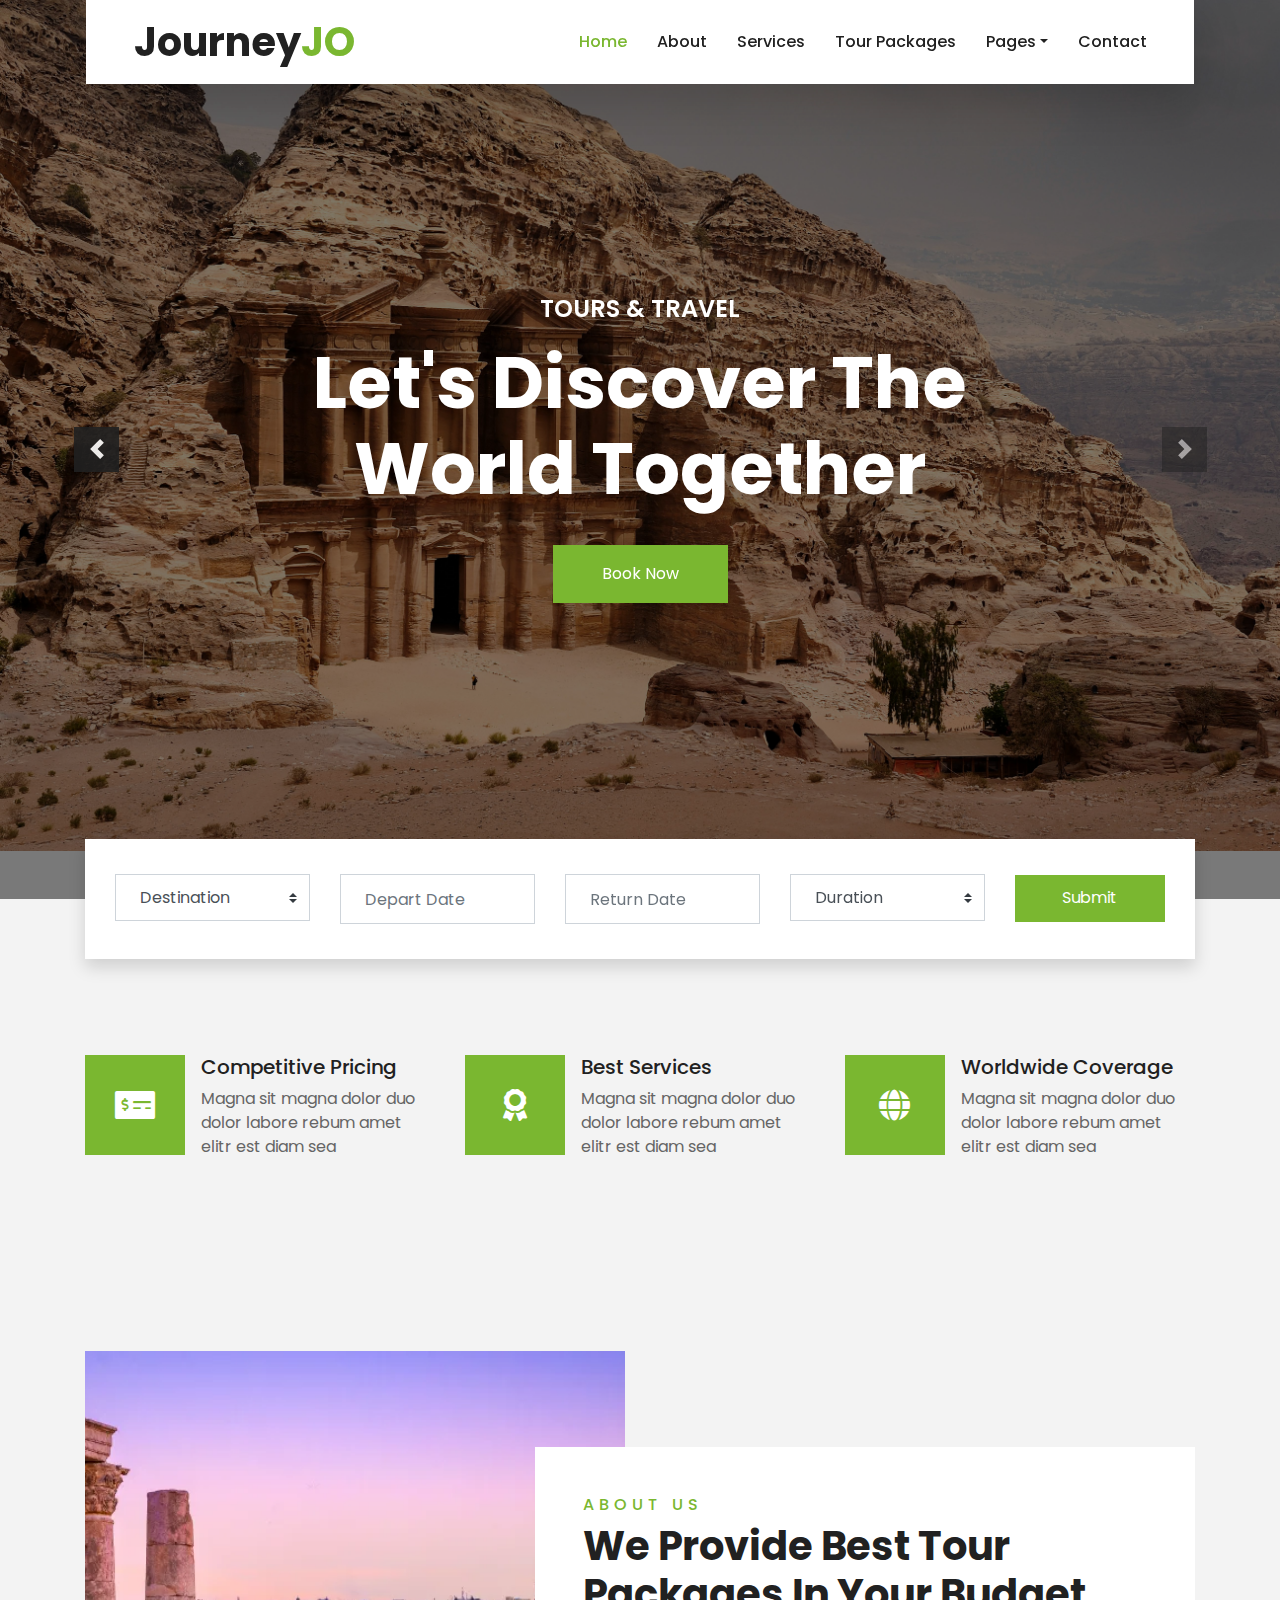
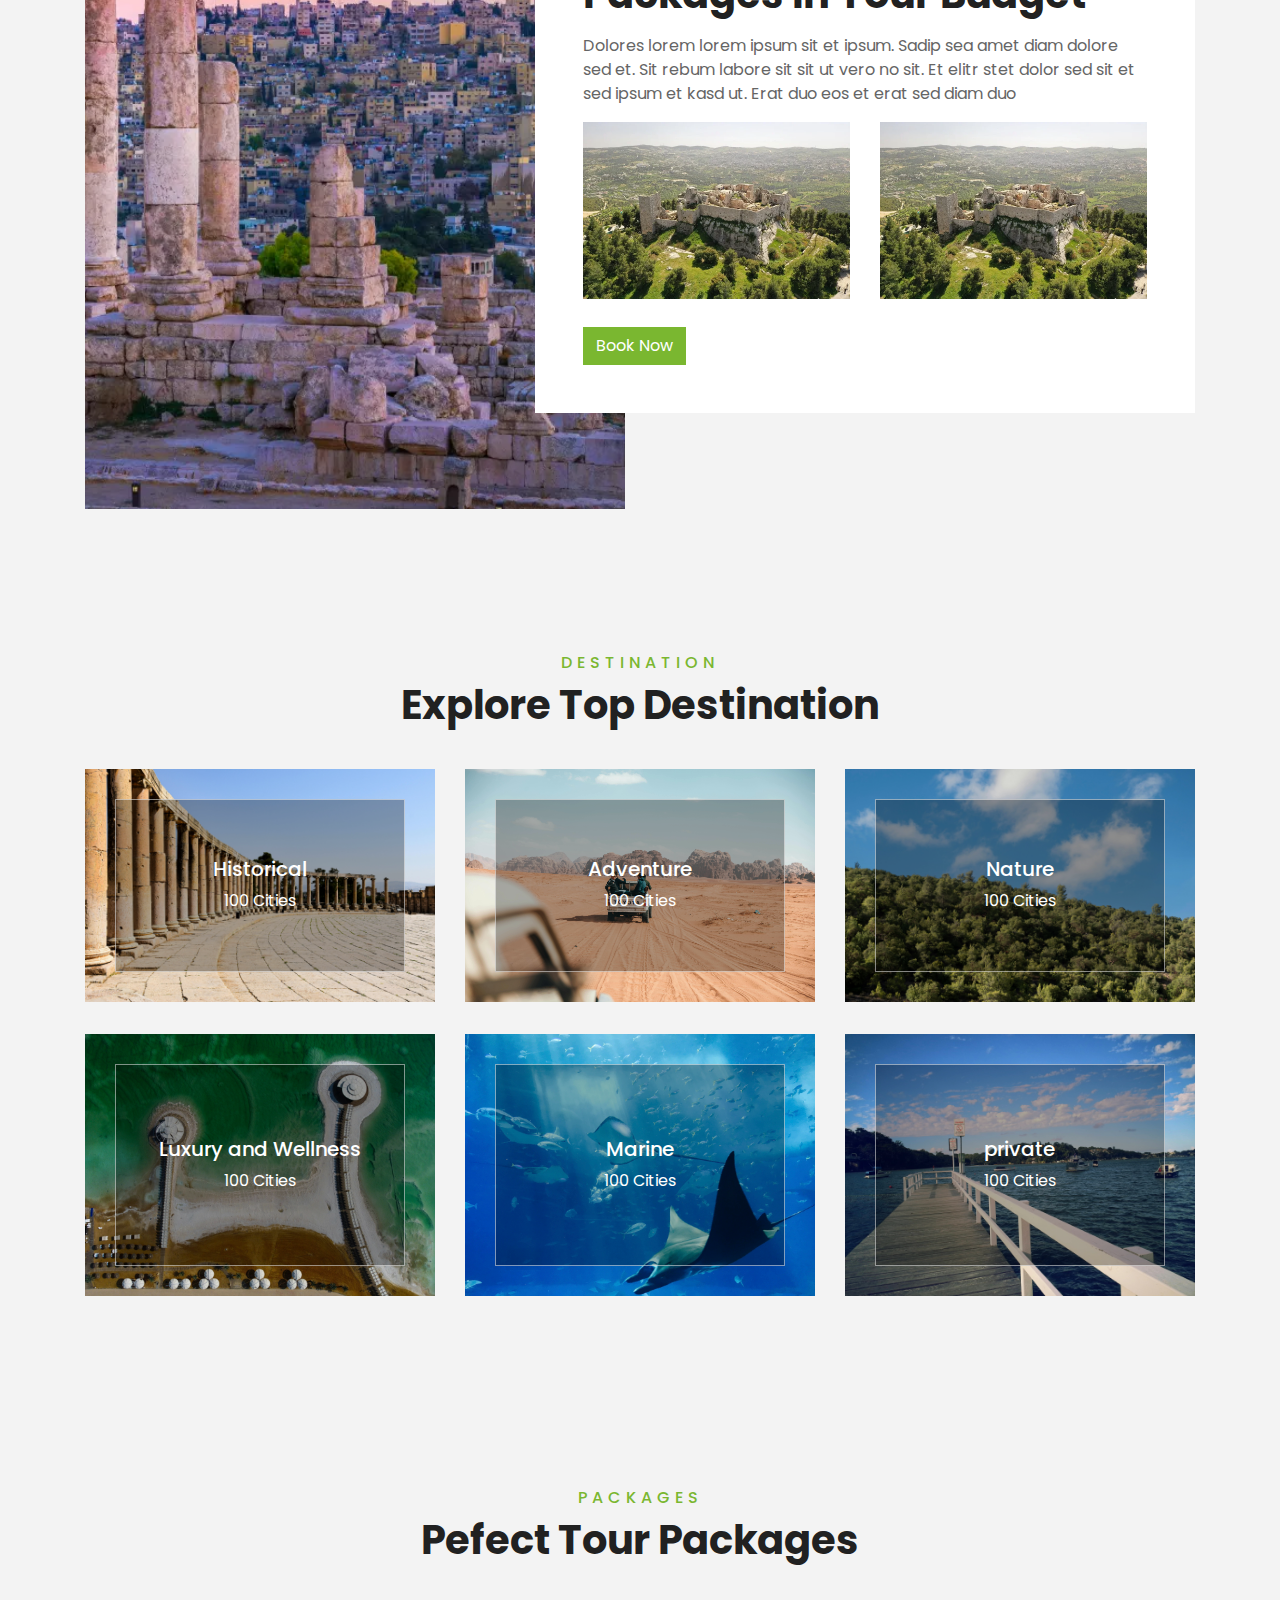
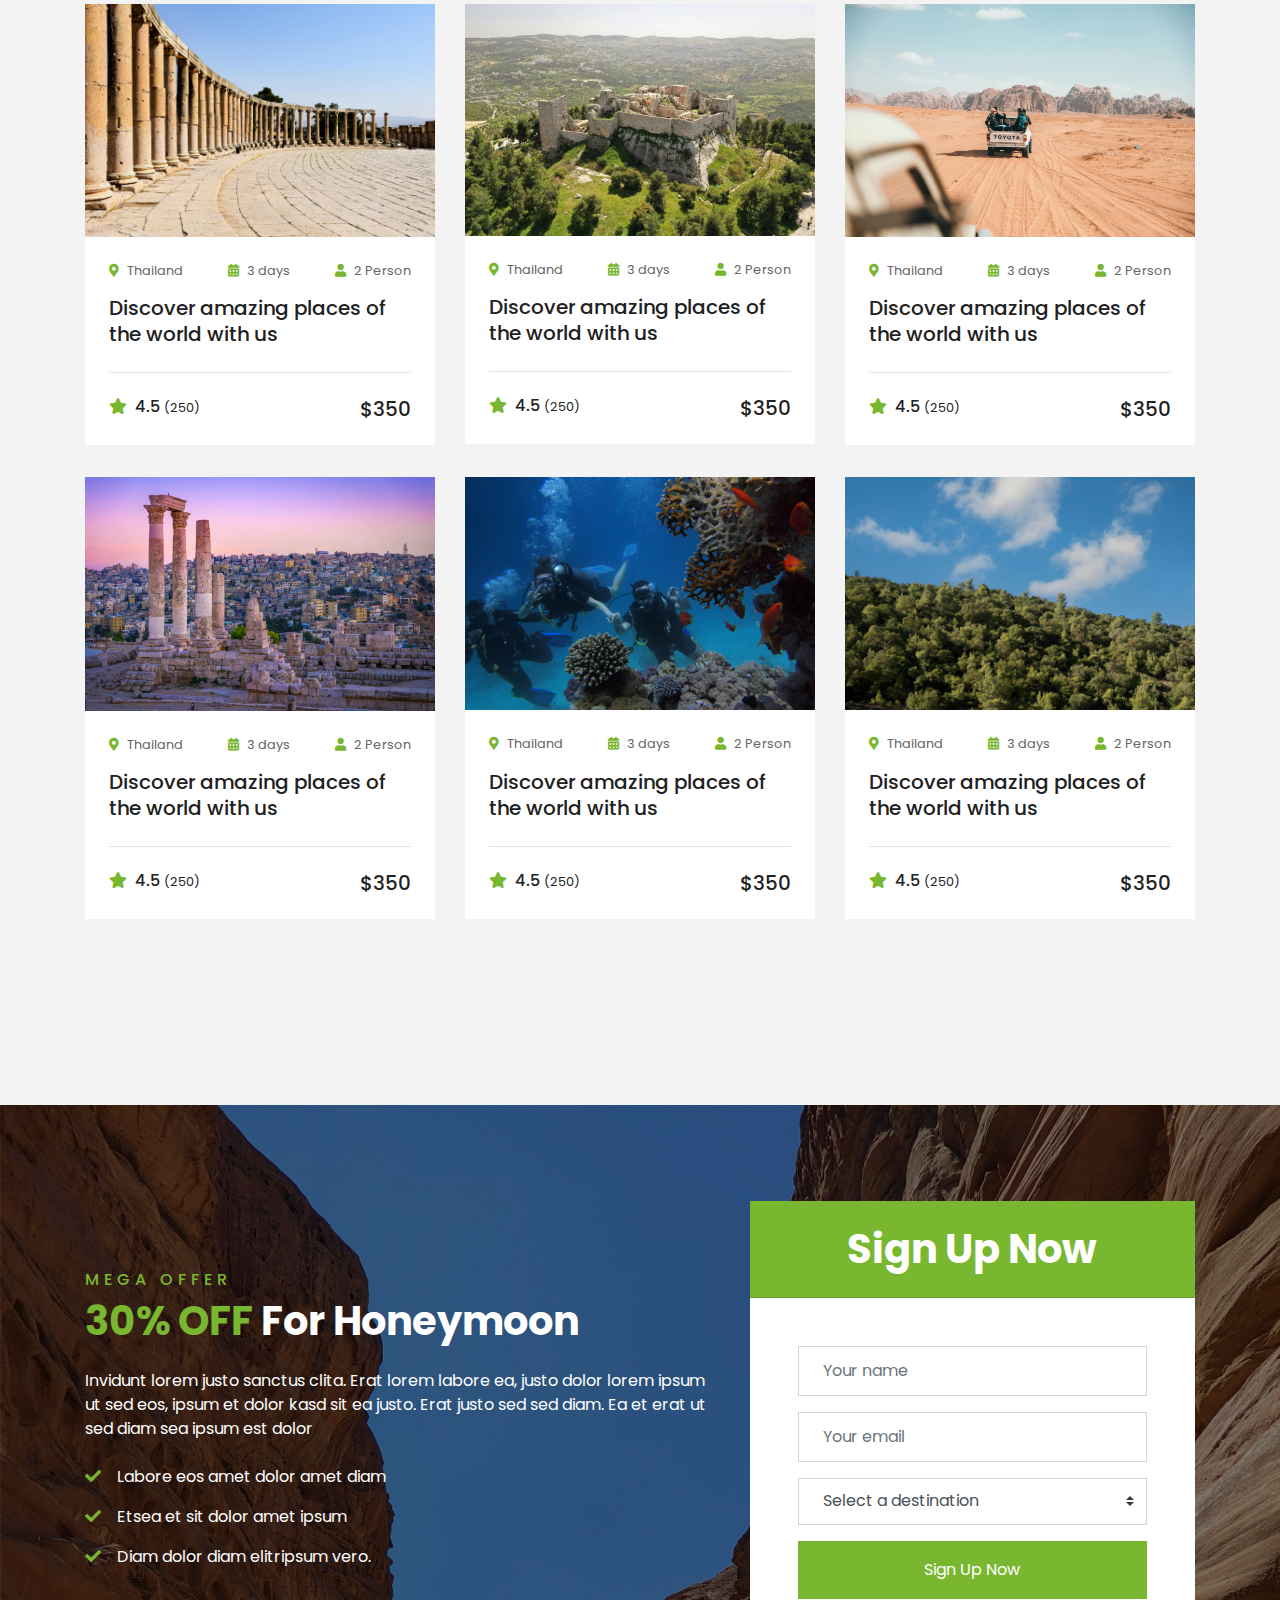
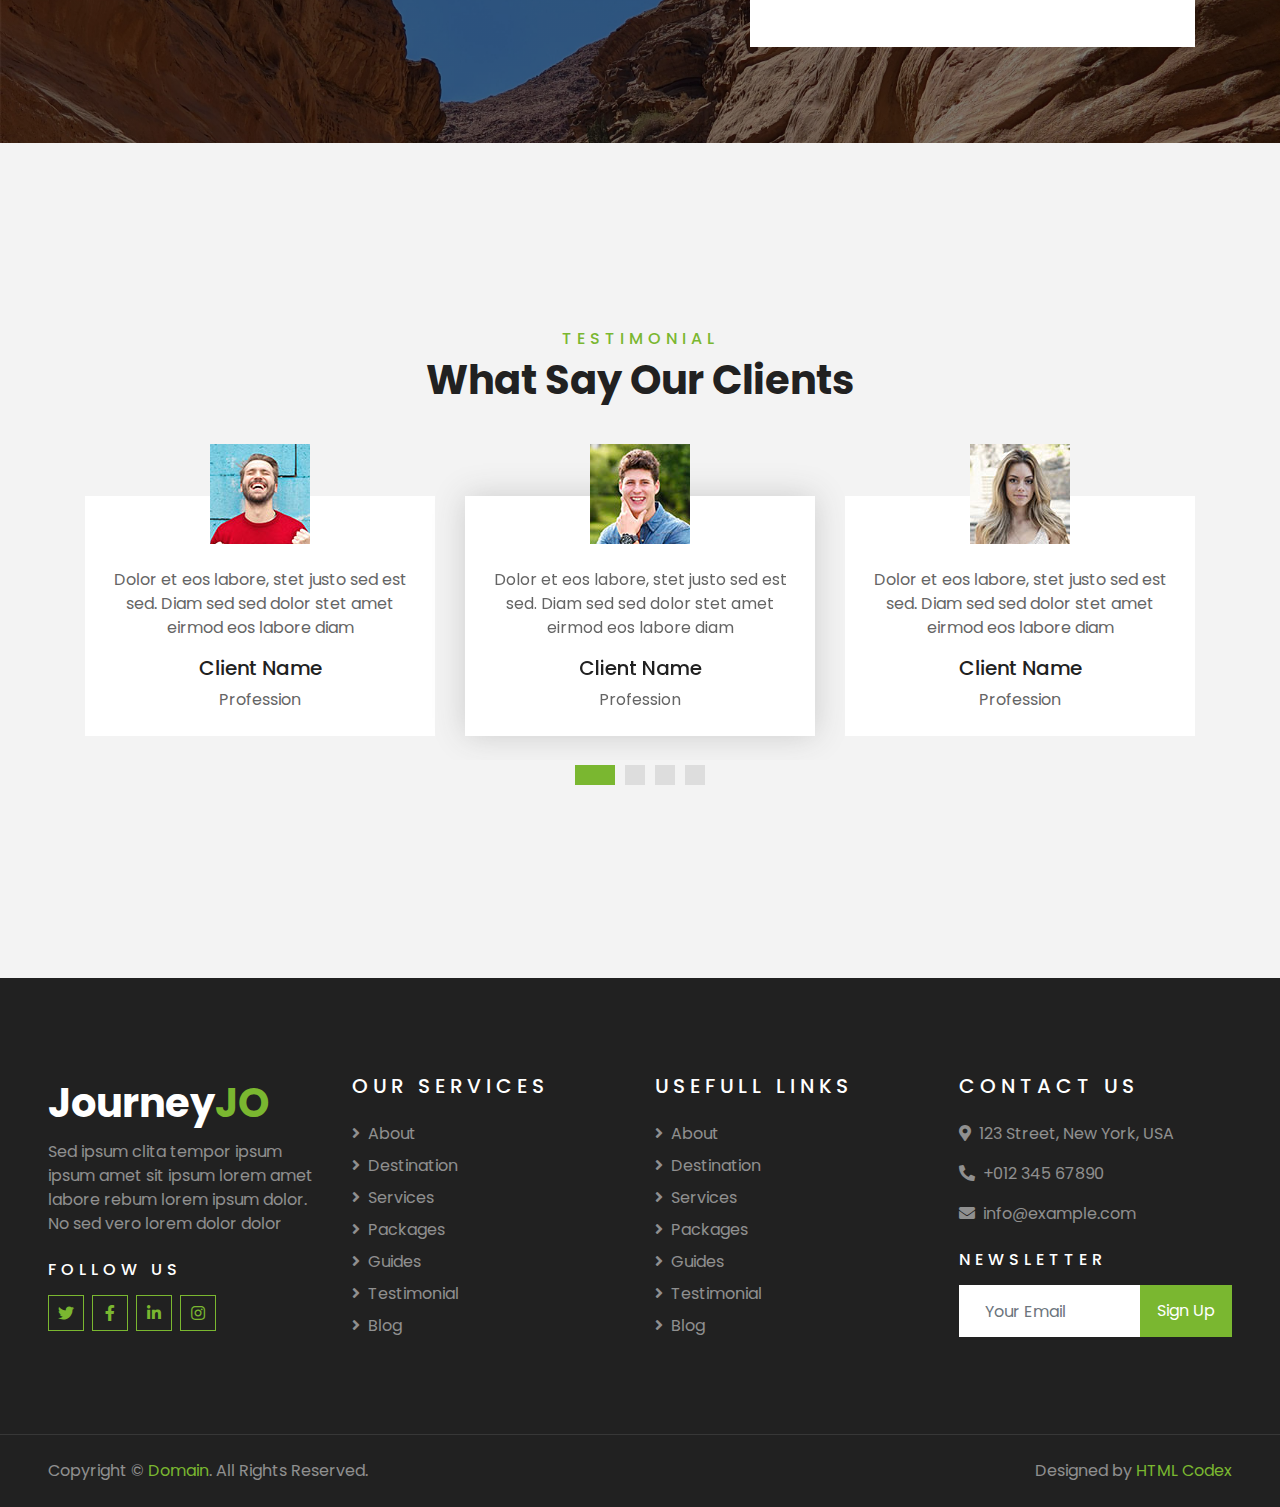
<file: index.html>
<!DOCTYPE html>
<html lang="en">

<head>
    <meta charset="utf-8">
    <title>TRAVELER</title>
    <meta content="width=device-width, initial-scale=1.0" name="viewport">
    <meta content="Free HTML Templates" name="keywords">
    <meta content="Free HTML Templates" name="description">

    <!-- Favicon -->
    <link href="img/favicon.ico" rel="icon">

    <!-- Google Web Fonts -->
    <link rel="preconnect" href="https://fonts.gstatic.com">
    <link href="https://fonts.googleapis.com/css2?family=Poppins:wght@400;500;600;700&display=swap" rel="stylesheet"> 

    <!-- Font Awesome -->
    <link href="https://cdnjs.cloudflare.com/ajax/libs/font-awesome/5.10.0/css/all.min.css" rel="stylesheet">

    <!-- Libraries Stylesheet -->
    <link href="lib/owlcarousel/assets/owl.carousel.min.css" rel="stylesheet">
    <link href="lib/tempusdominus/css/tempusdominus-bootstrap-4.min.css" rel="stylesheet" />

    <!-- Customized Bootstrap Stylesheet -->
    <link href="css/style.css" rel="stylesheet">
</head>

<body>
    <!-- Topbar Start -->
    <!-- <div class="container-fluid bg-light pt-3 d-none d-lg-block">
        <div class="container">
            <div class="row">
                <div class="col-lg-6 text-center text-lg-left mb-2 mb-lg-0">
                    <div class="d-inline-flex align-items-center">
                        <p><i class="fa fa-envelope mr-2"></i>info@example.com</p>
                        <p class="text-body px-3">|</p>
                        <p><i class="fa fa-phone-alt mr-2"></i>+012 345 6789</p>
                    </div>
                </div>
                <div class="col-lg-6 text-center text-lg-right">
                    <div class="d-inline-flex align-items-center">
                        <a class="text-primary px-3" href="">
                            <i class="fab fa-facebook-f"></i>
                        </a>
                        <a class="text-primary px-3" href="">
                            <i class="fab fa-twitter"></i>
                        </a>
                        <a class="text-primary px-3" href="">
                            <i class="fab fa-linkedin-in"></i>
                        </a>
                        <a class="text-primary px-3" href="">
                            <i class="fab fa-instagram"></i>
                        </a>
                        <a class="text-primary pl-3" href="">
                            <i class="fab fa-youtube"></i>
                        </a>
                    </div>
                </div>
            </div>
        </div>
    </div> -->
    <!-- Topbar End -->


    <!-- Navbar Start -->
    <div class="container-fluid position-relative nav-bar p-0">
        <div class="container-lg position-relative p-0 px-lg-3" style="z-index: 9;">
            <nav class="navbar navbar-expand-lg bg-light navbar-light shadow-lg py-3 py-lg-0 pl-3 pl-lg-5">
                <a href="" class="navbar-brand">
                    <h1 class="m-0 text-primary"><span class="text-dark">Journey</span>JO</h1>
                </a>
                <button type="button" class="navbar-toggler" data-toggle="collapse" data-target="#navbarCollapse">
                    <span class="navbar-toggler-icon"></span>
                </button>
                <div class="collapse navbar-collapse justify-content-between px-3" id="navbarCollapse">
                    <div class="navbar-nav ml-auto py-0">
                        <a href="index.html" class="nav-item nav-link active">Home</a>
                        <a href="about.html" class="nav-item nav-link">About</a>
                        <a href="service.html" class="nav-item nav-link">Services</a>
                        <a href="package.html" class="nav-item nav-link">Tour Packages</a>
                        <div class="nav-item dropdown">
                            <a href="#" class="nav-link dropdown-toggle" data-toggle="dropdown">Pages</a>
                            <div class="dropdown-menu border-0 rounded-0 m-0">
                                <a href="blog.html" class="dropdown-item">Blog Grid</a>
                                <a href="single.html" class="dropdown-item">Blog Detail</a>
                                <a href="destination.html" class="dropdown-item">Destination</a>
                                <a href="guide.html" class="dropdown-item">Travel Guides</a>
                                <a href="testimonial.html" class="dropdown-item">Testimonial</a>
                            </div>
                        </div>
                        <a href="contact.html" class="nav-item nav-link">Contact</a>
                    </div>
                </div>
            </nav>
        </div>
    </div>
    <!-- Navbar End -->


    <!-- Carousel Start -->
    <div class="container-fluid p-0">
        <div id="header-carousel" class="carousel slide" data-ride="carousel">
            <div class="carousel-inner">
                <div class="carousel-item active"  style="height: 100vh;">
                    <img class="w-100" src="img/petra.jpg" alt="Image">
                    <div class="carousel-caption d-flex flex-column align-items-center justify-content-center">
                        <div class="p-3" style="max-width: 900px;">
                            <h4 class="text-white text-uppercase mb-md-3">Tours & Travel</h4>
                            <h1 class="display-3 text-white mb-md-4">Let's Discover The World Together</h1>
                            <a href="" class="btn btn-primary py-md-3 px-md-5 mt-2">Book Now</a>
                        </div>
                    </div>
                </div>
                <div class="carousel-item" style="height: 100vh;">
                    <img class="w-100" src="img/Ajloun3.jpg" alt="Image">
                    <div class="carousel-caption d-flex flex-column align-items-center justify-content-center">
                        <div class="p-3" style="max-width: 900px;">
                            <h4 class="text-white text-uppercase mb-md-3">Tours & Travel</h4>
                            <h1 class="display-3 text-white mb-md-4">Discover Amazing Places With Us</h1>
                            <a href="" class="btn btn-primary py-md-3 px-md-5 mt-2">Book Now</a>
                        </div>
                    </div>
                </div>
            </div>
            <a class="carousel-control-prev" href="#header-carousel" data-slide="prev">
                <div class="btn btn-dark" style="width: 45px; height: 45px;">
                    <span class="carousel-control-prev-icon mb-n2"></span>
                </div>
            </a>
            <a class="carousel-control-next" href="#header-carousel" data-slide="next">
                <div class="btn btn-dark" style="width: 45px; height: 45px;">
                    <span class="carousel-control-next-icon mb-n2"></span>
                </div>
            </a>
        </div>
    </div>
    <!-- Carousel End -->


    <!-- Booking Start -->
    <div class="container-fluid booking mt-5 pb-5">
        <div class="container pb-5">
            <div class="bg-light shadow" style="padding: 30px;">
                <div class="row align-items-center" style="min-height: 60px;">
                    <div class="col-md-10">
                        <div class="row">
                            <div class="col-md-3">
                                <div class="mb-3 mb-md-0">
                                    <select class="custom-select px-4" style="height: 47px;">
                                        <option selected>Destination</option>
                                        <option value="1">Destination 1</option>
                                        <option value="2">Destination 1</option>
                                        <option value="3">Destination 1</option>
                                    </select>
                                </div>
                            </div>
                            <div class="col-md-3">
                                <div class="mb-3 mb-md-0">
                                    <div class="date" id="date1" data-target-input="nearest">
                                        <input type="text" class="form-control p-4 datetimepicker-input" placeholder="Depart Date" data-target="#date1" data-toggle="datetimepicker"/>
                                    </div>
                                </div>
                            </div>
                            <div class="col-md-3">
                                <div class="mb-3 mb-md-0">
                                    <div class="date" id="date2" data-target-input="nearest">
                                        <input type="text" class="form-control p-4 datetimepicker-input" placeholder="Return Date" data-target="#date2" data-toggle="datetimepicker"/>
                                    </div>
                                </div>
                            </div>
                            <div class="col-md-3">
                                <div class="mb-3 mb-md-0">
                                    <select class="custom-select px-4" style="height: 47px;">
                                        <option selected>Duration</option>
                                        <option value="1">Duration 1</option>
                                        <option value="2">Duration 1</option>
                                        <option value="3">Duration 1</option>
                                    </select>
                                </div>
                            </div>
                        </div>
                    </div>
                    <div class="col-md-2">
                        <button class="btn btn-primary btn-block" type="submit" style="height: 47px; margin-top: -2px;">Submit</button>
                    </div>
                </div>
            </div>
        </div>
    </div>
    <!-- Booking End -->


    <!-- Feature Start -->
    <div class="container-fluid pb-5">
        <div class="container pb-5">
            <div class="row">
                <div class="col-md-4">
                    <div class="d-flex mb-4 mb-lg-0">
                        <div class="d-flex flex-shrink-0 align-items-center justify-content-center bg-primary mr-3" style="height: 100px; width: 100px;">
                            <i class="fa fa-2x fa-money-check-alt text-white"></i>
                        </div>
                        <div class="d-flex flex-column">
                            <h5 class="">Competitive Pricing</h5>
                            <p class="m-0">Magna sit magna dolor duo dolor labore rebum amet elitr est diam sea</p>
                        </div>
                    </div>
                </div>
                <div class="col-md-4">
                    <div class="d-flex mb-4 mb-lg-0">
                        <div class="d-flex flex-shrink-0 align-items-center justify-content-center bg-primary mr-3" style="height: 100px; width: 100px;">
                            <i class="fa fa-2x fa-award text-white"></i>
                        </div>
                        <div class="d-flex flex-column">
                            <h5 class="">Best Services</h5>
                            <p class="m-0">Magna sit magna dolor duo dolor labore rebum amet elitr est diam sea</p>
                        </div>
                    </div>
                </div>
                <div class="col-md-4">
                    <div class="d-flex mb-4 mb-lg-0">
                        <div class="d-flex flex-shrink-0 align-items-center justify-content-center bg-primary mr-3" style="height: 100px; width: 100px;">
                            <i class="fa fa-2x fa-globe text-white"></i>
                        </div>
                        <div class="d-flex flex-column">
                            <h5 class="">Worldwide Coverage</h5>
                            <p class="m-0">Magna sit magna dolor duo dolor labore rebum amet elitr est diam sea</p>
                        </div>
                    </div>
                </div>
            </div>
        </div>
    </div>
    <!-- Feature End -->

    <!-- About Start -->
    <div class="container-fluid py-5">
        <div class="container pt-5">
            <div class="row">
                <div class="col-lg-6" style="min-height: 500px;">
                    <div class="position-relative h-100">
                        <img class="position-absolute w-100 h-100" src="img/jordan.webp" style="object-fit: cover;">
                    </div>
                </div>
                <div class="col-lg-6 pt-5 pb-lg-5">
                    <div class="about-text bg-white p-4 p-lg-5 my-lg-5">
                        <h6 class="text-primary text-uppercase" style="letter-spacing: 5px;">About Us</h6>
                        <h1 class="mb-3">We Provide Best Tour Packages In Your Budget</h1>
                        <p>Dolores lorem lorem ipsum sit et ipsum. Sadip sea amet diam dolore sed et. Sit rebum labore sit sit ut vero no sit. Et elitr stet dolor sed sit et sed ipsum et kasd ut. Erat duo eos et erat sed diam duo</p>
                        <div class="row mb-4">
                            <div class="col-6">
                                <img class="img-fluid" src="img/ajloun.webp" alt="">
                            </div>
                            <div class="col-6">
                                <img class="img-fluid" src="img/ajloun.webp" alt="">
                            </div>
                        </div>
                        <a href="" class="btn btn-primary mt-1">Book Now</a>
                    </div>
                </div>
            </div>
        </div>
    </div>
    <!-- About End -->


    <!-- Destination Start -->
    <div class="container-fluid py-5">
        <div class="container pt-5 pb-3">
            <div class="text-center mb-3 pb-3">
                <h6 class="text-primary text-uppercase" style="letter-spacing: 5px;">Destination</h6>
                <h1>Explore Top Destination</h1>
            </div>
            <div class="row">
                <div class="col-lg-4 col-md-6 mb-4">
                    <div class="destination-item position-relative overflow-hidden mb-2">
                        <img class="img-fluid" src="img/historical.jpg" alt="">
                        <a class="destination-overlay text-white text-decoration-none" href="">
                            <h5 class="text-white">Historical</h5>
                            <span>100 Cities</span>
                        </a>
                    </div>
                </div>
                <div class="col-lg-4 col-md-6 mb-4">
                    <div class="destination-item position-relative overflow-hidden mb-2">
                        <img class="img-fluid" src="img/adventure2.jpg" alt="">
                        <a class="destination-overlay text-white text-decoration-none" href="">
                            <h5 class="text-white">Adventure</h5>
                            <span>100 Cities</span>
                        </a>
                    </div>
                </div>
                <div class="col-lg-4 col-md-6 mb-4">
                    <div class="destination-item position-relative overflow-hidden mb-2">
                        <img class="img-fluid" src="img/nature.jpg" alt="">
                        <a class="destination-overlay text-white text-decoration-none" href="">
                            <h5 class="text-white">Nature</h5>
                            <span>100 Cities</span>
                        </a>
                    </div>
                </div>
                <div class="col-lg-4 col-md-6 mb-4">
                    <div class="destination-item position-relative overflow-hidden mb-2">
                        <img class="img-fluid" src="img/wellness.jpg" alt="">
                        <a class="destination-overlay text-white text-decoration-none" href="">
                            <h5 class="text-white">Luxury and Wellness</h5>
                            <span>100 Cities</span>
                        </a>
                    </div>
                </div>
                <div class="col-lg-4 col-md-6 mb-4">
                    <div class="destination-item position-relative overflow-hidden mb-2">
                        <img class="img-fluid" src="img/marine3.jpg" alt="">
                        <a class="destination-overlay text-white text-decoration-none" href="">
                            <h5 class="text-white">Marine</h5>
                            <span>100 Cities</span>
                        </a>
                    </div>
                </div>
                <div class="col-lg-4 col-md-6 mb-4">
                    <div class="destination-item position-relative overflow-hidden mb-2">
                        <img class="img-fluid " src="img/private4.jpg" alt="">
                        <a class="destination-overlay text-white text-decoration-none" href="">
                            <h5 class="text-white">private</h5>
                            <span>100 Cities</span>
                        </a>
                    </div>
                </div>
            </div>
        </div>
    </div>
    <!-- Destination Start -->


    <!-- Packages Start -->
    <div class="container-fluid py-5">
        <div class="container pt-5 pb-3">
            <div class="text-center mb-3 pb-3">
                <h6 class="text-primary text-uppercase" style="letter-spacing: 5px;">Packages</h6>
                <h1>Pefect Tour Packages</h1>
            </div>
            <div class="row">
                <div class="col-lg-4 col-md-6 mb-4">
                    <div class="package-item bg-white mb-2">
                        <img class="img-fluid" src="img/historical.jpg" alt="">
                        <div class="p-4">
                            <div class="d-flex justify-content-between mb-3">
                                <small class="m-0"><i class="fa fa-map-marker-alt text-primary mr-2"></i>Thailand</small>
                                <small class="m-0"><i class="fa fa-calendar-alt text-primary mr-2"></i>3 days</small>
                                <small class="m-0"><i class="fa fa-user text-primary mr-2"></i>2 Person</small>
                            </div>
                            <a class="h5 text-decoration-none" href="">Discover amazing places of the world with us</a>
                            <div class="border-top mt-4 pt-4">
                                <div class="d-flex justify-content-between">
                                    <h6 class="m-0"><i class="fa fa-star text-primary mr-2"></i>4.5 <small>(250)</small></h6>
                                    <h5 class="m-0">$350</h5>
                                </div>
                            </div>
                        </div>
                    </div>
                </div>
                <div class="col-lg-4 col-md-6 mb-4">
                    <div class="package-item bg-white mb-2">
                        <img class="img-fluid" src="img/ajloun.webp" alt="">
                        <div class="p-4">
                            <div class="d-flex justify-content-between mb-3">
                                <small class="m-0"><i class="fa fa-map-marker-alt text-primary mr-2"></i>Thailand</small>
                                <small class="m-0"><i class="fa fa-calendar-alt text-primary mr-2"></i>3 days</small>
                                <small class="m-0"><i class="fa fa-user text-primary mr-2"></i>2 Person</small>
                            </div>
                            <a class="h5 text-decoration-none" href="">Discover amazing places of the world with us</a>
                            <div class="border-top mt-4 pt-4">
                                <div class="d-flex justify-content-between">
                                    <h6 class="m-0"><i class="fa fa-star text-primary mr-2"></i>4.5 <small>(250)</small></h6>
                                    <h5 class="m-0">$350</h5>
                                </div>
                            </div>
                        </div>
                    </div>
                </div>
                <div class="col-lg-4 col-md-6 mb-4">
                    <div class="package-item bg-white mb-2">
                        <img class="img-fluid" src="img/adventure2.jpg" alt="">
                        <div class="p-4">
                            <div class="d-flex justify-content-between mb-3">
                                <small class="m-0"><i class="fa fa-map-marker-alt text-primary mr-2"></i>Thailand</small>
                                <small class="m-0"><i class="fa fa-calendar-alt text-primary mr-2"></i>3 days</small>
                                <small class="m-0"><i class="fa fa-user text-primary mr-2"></i>2 Person</small>
                            </div>
                            <a class="h5 text-decoration-none" href="">Discover amazing places of the world with us</a>
                            <div class="border-top mt-4 pt-4">
                                <div class="d-flex justify-content-between">
                                    <h6 class="m-0"><i class="fa fa-star text-primary mr-2"></i>4.5 <small>(250)</small></h6>
                                    <h5 class="m-0">$350</h5>
                                </div>
                            </div>
                        </div>
                    </div>
                </div>
                <div class="col-lg-4 col-md-6 mb-4">
                    <div class="package-item bg-white mb-2">
                        <img class="img-fluid" src="img/jordan.webp" alt="">
                        <div class="p-4">
                            <div class="d-flex justify-content-between mb-3">
                                <small class="m-0"><i class="fa fa-map-marker-alt text-primary mr-2"></i>Thailand</small>
                                <small class="m-0"><i class="fa fa-calendar-alt text-primary mr-2"></i>3 days</small>
                                <small class="m-0"><i class="fa fa-user text-primary mr-2"></i>2 Person</small>
                            </div>
                            <a class="h5 text-decoration-none" href="">Discover amazing places of the world with us</a>
                            <div class="border-top mt-4 pt-4">
                                <div class="d-flex justify-content-between">
                                    <h6 class="m-0"><i class="fa fa-star text-primary mr-2"></i>4.5 <small>(250)</small></h6>
                                    <h5 class="m-0">$350</h5>
                                </div>
                            </div>
                        </div>
                    </div>
                </div>
                <div class="col-lg-4 col-md-6 mb-4">
                    <div class="package-item bg-white mb-2">
                        <img class="img-fluid" src="img/marine.jpg" alt="">
                        <div class="p-4">
                            <div class="d-flex justify-content-between mb-3">
                                <small class="m-0"><i class="fa fa-map-marker-alt text-primary mr-2"></i>Thailand</small>
                                <small class="m-0"><i class="fa fa-calendar-alt text-primary mr-2"></i>3 days</small>
                                <small class="m-0"><i class="fa fa-user text-primary mr-2"></i>2 Person</small>
                            </div>
                            <a class="h5 text-decoration-none" href="">Discover amazing places of the world with us</a>
                            <div class="border-top mt-4 pt-4">
                                <div class="d-flex justify-content-between">
                                    <h6 class="m-0"><i class="fa fa-star text-primary mr-2"></i>4.5 <small>(250)</small></h6>
                                    <h5 class="m-0">$350</h5>
                                </div>
                            </div>
                        </div>
                    </div>
                </div>
                <div class="col-lg-4 col-md-6 mb-4">
                    <div class="package-item bg-white mb-2">
                        <img class="img-fluid" src="img/nature.jpg" alt="">
                        <div class="p-4">
                            <div class="d-flex justify-content-between mb-3">
                                <small class="m-0"><i class="fa fa-map-marker-alt text-primary mr-2"></i>Thailand</small>
                                <small class="m-0"><i class="fa fa-calendar-alt text-primary mr-2"></i>3 days</small>
                                <small class="m-0"><i class="fa fa-user text-primary mr-2"></i>2 Person</small>
                            </div>
                            <a class="h5 text-decoration-none" href="">Discover amazing places of the world with us</a>
                            <div class="border-top mt-4 pt-4">
                                <div class="d-flex justify-content-between">
                                    <h6 class="m-0"><i class="fa fa-star text-primary mr-2"></i>4.5 <small>(250)</small></h6>
                                    <h5 class="m-0">$350</h5>
                                </div>
                            </div>
                        </div>
                    </div>
                </div>
            </div>
        </div>
    </div>
    <!-- Packages End -->


    <!-- Registration Start -->
    <div class="container-fluid bg-registration py-5" style="margin: 90px 0;">
        <div class="container py-5">
            <div class="row align-items-center">
                <div class="col-lg-7 mb-5 mb-lg-0">
                    <div class="mb-4">
                        <h6 class="text-primary text-uppercase" style="letter-spacing: 5px;">Mega Offer</h6>
                        <h1 class="text-white"><span class="text-primary">30% OFF</span> For Honeymoon</h1>
                    </div>
                    <p class="text-white">Invidunt lorem justo sanctus clita. Erat lorem labore ea, justo dolor lorem ipsum ut sed eos,
                        ipsum et dolor kasd sit ea justo. Erat justo sed sed diam. Ea et erat ut sed diam sea ipsum est
                        dolor</p>
                    <ul class="list-inline text-white m-0">
                        <li class="py-2"><i class="fa fa-check text-primary mr-3"></i>Labore eos amet dolor amet diam</li>
                        <li class="py-2"><i class="fa fa-check text-primary mr-3"></i>Etsea et sit dolor amet ipsum</li>
                        <li class="py-2"><i class="fa fa-check text-primary mr-3"></i>Diam dolor diam elitripsum vero.</li>
                    </ul>
                </div>
                <div class="col-lg-5">
                    <div class="card border-0">
                        <div class="card-header bg-primary text-center p-4">
                            <h1 class="text-white m-0">Sign Up Now</h1>
                        </div>
                        <div class="card-body rounded-bottom bg-white p-5">
                            <form>
                                <div class="form-group">
                                    <input type="text" class="form-control p-4" placeholder="Your name" required="required" />
                                </div>
                                <div class="form-group">
                                    <input type="email" class="form-control p-4" placeholder="Your email" required="required" />
                                </div>
                                <div class="form-group">
                                    <select class="custom-select px-4" style="height: 47px;">
                                        <option selected>Select a destination</option>
                                        <option value="1">destination 1</option>
                                        <option value="2">destination 1</option>
                                        <option value="3">destination 1</option>
                                    </select>
                                </div>
                                <div>
                                    <button class="btn btn-primary btn-block py-3" type="submit">Sign Up Now</button>
                                </div>
                            </form>
                        </div>
                    </div>
                </div>
            </div>
        </div>
    </div>
    <!-- Registration End -->


    <!-- Testimonial Start -->
    <div class="container-fluid py-5">
        <div class="container py-5">
            <div class="text-center mb-3 pb-3">
                <h6 class="text-primary text-uppercase" style="letter-spacing: 5px;">Testimonial</h6>
                <h1>What Say Our Clients</h1>
            </div>
            <div class="owl-carousel testimonial-carousel">
                <div class="text-center pb-4">
                    <img class="img-fluid mx-auto" src="img/testimonial-1.jpg" style="width: 100px; height: 100px;" >
                    <div class="testimonial-text bg-white p-4 mt-n5">
                        <p class="mt-5">Dolor et eos labore, stet justo sed est sed. Diam sed sed dolor stet amet eirmod eos labore diam
                        </p>
                        <h5 class="text-truncate">Client Name</h5>
                        <span>Profession</span>
                    </div>
                </div>
                <div class="text-center">
                    <img class="img-fluid mx-auto" src="img/testimonial-2.jpg" style="width: 100px; height: 100px;" >
                    <div class="testimonial-text bg-white p-4 mt-n5">
                        <p class="mt-5">Dolor et eos labore, stet justo sed est sed. Diam sed sed dolor stet amet eirmod eos labore diam
                        </p>
                        <h5 class="text-truncate">Client Name</h5>
                        <span>Profession</span>
                    </div>
                </div>
                <div class="text-center">
                    <img class="img-fluid mx-auto" src="img/testimonial-3.jpg" style="width: 100px; height: 100px;" >
                    <div class="testimonial-text bg-white p-4 mt-n5">
                        <p class="mt-5">Dolor et eos labore, stet justo sed est sed. Diam sed sed dolor stet amet eirmod eos labore diam
                        </p>
                        <h5 class="text-truncate">Client Name</h5>
                        <span>Profession</span>
                    </div>
                </div>
                <div class="text-center">
                    <img class="img-fluid mx-auto" src="img/testimonial-4.jpg" style="width: 100px; height: 100px;" >
                    <div class="testimonial-text bg-white p-4 mt-n5">
                        <p class="mt-5">Dolor et eos labore, stet justo sed est sed. Diam sed sed dolor stet amet eirmod eos labore diam
                        </p>
                        <h5 class="text-truncate">Client Name</h5>
                        <span>Profession</span>
                    </div>
                </div>
            </div>
        </div>
    </div>
    <!-- Testimonial End -->


    <!-- Blog Start -->
    <!-- <div class="container-fluid py-5">
        <div class="container pt-5 pb-3">
            <div class="text-center mb-3 pb-3">
                <h6 class="text-primary text-uppercase" style="letter-spacing: 5px;">Our Blog</h6>
                <h1>Latest From Our Blog</h1>
            </div>
            <div class="row pb-3">
                <div class="col-lg-4 col-md-6 mb-4 pb-2">
                    <div class="blog-item">
                        <div class="position-relative">
                            <img class="img-fluid w-100" src="img/blog-1.jpg" alt="">
                            <div class="blog-date">
                                <h6 class="font-weight-bold mb-n1">01</h6>
                                <small class="text-white text-uppercase">Jan</small>
                            </div>
                        </div>
                        <div class="bg-white p-4">
                            <div class="d-flex mb-2">
                                <a class="text-primary text-uppercase text-decoration-none" href="">Admin</a>
                                <span class="text-primary px-2">|</span>
                                <a class="text-primary text-uppercase text-decoration-none" href="">Tours & Travel</a>
                            </div>
                            <a class="h5 m-0 text-decoration-none" href="">Dolor justo sea kasd lorem clita justo diam amet</a>
                        </div>
                    </div>
                </div>
                <div class="col-lg-4 col-md-6 mb-4 pb-2">
                    <div class="blog-item">
                        <div class="position-relative">
                            <img class="img-fluid w-100" src="img/blog-2.jpg" alt="">
                            <div class="blog-date">
                                <h6 class="font-weight-bold mb-n1">01</h6>
                                <small class="text-white text-uppercase">Jan</small>
                            </div>
                        </div>
                        <div class="bg-white p-4">
                            <div class="d-flex mb-2">
                                <a class="text-primary text-uppercase text-decoration-none" href="">Admin</a>
                                <span class="text-primary px-2">|</span>
                                <a class="text-primary text-uppercase text-decoration-none" href="">Tours & Travel</a>
                            </div>
                            <a class="h5 m-0 text-decoration-none" href="">Dolor justo sea kasd lorem clita justo diam amet</a>
                        </div>
                    </div>
                </div>
                <div class="col-lg-4 col-md-6 mb-4 pb-2">
                    <div class="blog-item">
                        <div class="position-relative">
                            <img class="img-fluid w-100" src="img/blog-3.jpg" alt="">
                            <div class="blog-date">
                                <h6 class="font-weight-bold mb-n1">01</h6>
                                <small class="text-white text-uppercase">Jan</small>
                            </div>
                        </div>
                        <div class="bg-white p-4">
                            <div class="d-flex mb-2">
                                <a class="text-primary text-uppercase text-decoration-none" href="">Admin</a>
                                <span class="text-primary px-2">|</span>
                                <a class="text-primary text-uppercase text-decoration-none" href="">Tours & Travel</a>
                            </div>
                            <a class="h5 m-0 text-decoration-none" href="">Dolor justo sea kasd lorem clita justo diam amet</a>
                        </div>
                    </div>
                </div>
            </div>
        </div>
    </div> -->
    <!-- Blog End -->


    <!-- Footer Start -->
    <div class="container-fluid bg-dark text-white-50 py-5 px-sm-3 px-lg-5" style="margin-top: 90px;">
        <div class="row pt-5">
            <div class="col-lg-3 col-md-6 mb-5">
                <a href="" class="navbar-brand">
                    <h1 class="text-primary"><span class="text-white">Journey</span>JO</h1>
                </a>
                <p>Sed ipsum clita tempor ipsum ipsum amet sit ipsum lorem amet labore rebum lorem ipsum dolor. No sed vero lorem dolor dolor</p>
                <h6 class="text-white text-uppercase mt-4 mb-3" style="letter-spacing: 5px;">Follow Us</h6>
                <div class="d-flex justify-content-start">
                    <a class="btn btn-outline-primary btn-square mr-2" href="#"><i class="fab fa-twitter"></i></a>
                    <a class="btn btn-outline-primary btn-square mr-2" href="#"><i class="fab fa-facebook-f"></i></a>
                    <a class="btn btn-outline-primary btn-square mr-2" href="#"><i class="fab fa-linkedin-in"></i></a>
                    <a class="btn btn-outline-primary btn-square" href="#"><i class="fab fa-instagram"></i></a>
                </div>
            </div>
            <div class="col-lg-3 col-md-6 mb-5">
                <h5 class="text-white text-uppercase mb-4" style="letter-spacing: 5px;">Our Services</h5>
                <div class="d-flex flex-column justify-content-start">
                    <a class="text-white-50 mb-2" href="#"><i class="fa fa-angle-right mr-2"></i>About</a>
                    <a class="text-white-50 mb-2" href="#"><i class="fa fa-angle-right mr-2"></i>Destination</a>
                    <a class="text-white-50 mb-2" href="#"><i class="fa fa-angle-right mr-2"></i>Services</a>
                    <a class="text-white-50 mb-2" href="#"><i class="fa fa-angle-right mr-2"></i>Packages</a>
                    <a class="text-white-50 mb-2" href="#"><i class="fa fa-angle-right mr-2"></i>Guides</a>
                    <a class="text-white-50 mb-2" href="#"><i class="fa fa-angle-right mr-2"></i>Testimonial</a>
                    <a class="text-white-50" href="#"><i class="fa fa-angle-right mr-2"></i>Blog</a>
                </div>
            </div>
            <div class="col-lg-3 col-md-6 mb-5">
                <h5 class="text-white text-uppercase mb-4" style="letter-spacing: 5px;">Usefull Links</h5>
                <div class="d-flex flex-column justify-content-start">
                    <a class="text-white-50 mb-2" href="#"><i class="fa fa-angle-right mr-2"></i>About</a>
                    <a class="text-white-50 mb-2" href="#"><i class="fa fa-angle-right mr-2"></i>Destination</a>
                    <a class="text-white-50 mb-2" href="#"><i class="fa fa-angle-right mr-2"></i>Services</a>
                    <a class="text-white-50 mb-2" href="#"><i class="fa fa-angle-right mr-2"></i>Packages</a>
                    <a class="text-white-50 mb-2" href="#"><i class="fa fa-angle-right mr-2"></i>Guides</a>
                    <a class="text-white-50 mb-2" href="#"><i class="fa fa-angle-right mr-2"></i>Testimonial</a>
                    <a class="text-white-50" href="#"><i class="fa fa-angle-right mr-2"></i>Blog</a>
                </div>
            </div>
            <div class="col-lg-3 col-md-6 mb-5">
                <h5 class="text-white text-uppercase mb-4" style="letter-spacing: 5px;">Contact Us</h5>
                <p><i class="fa fa-map-marker-alt mr-2"></i>123 Street, New York, USA</p>
                <p><i class="fa fa-phone-alt mr-2"></i>+012 345 67890</p>
                <p><i class="fa fa-envelope mr-2"></i>info@example.com</p>
                <h6 class="text-white text-uppercase mt-4 mb-3" style="letter-spacing: 5px;">Newsletter</h6>
                <div class="w-100">
                    <div class="input-group">
                        <input type="text" class="form-control border-light" style="padding: 25px;" placeholder="Your Email">
                        <div class="input-group-append">
                            <button class="btn btn-primary px-3">Sign Up</button>
                        </div>
                    </div>
                </div>
            </div>
        </div>
    </div>
    <div class="container-fluid bg-dark text-white border-top py-4 px-sm-3 px-md-5" style="border-color: rgba(256, 256, 256, .1) !important;">
        <div class="row">
            <div class="col-lg-6 text-center text-md-left mb-3 mb-md-0">
                <p class="m-0 text-white-50">Copyright &copy; <a href="#">Domain</a>. All Rights Reserved.</a>
                </p>
            </div>
            <div class="col-lg-6 text-center text-md-right">
                <p class="m-0 text-white-50">Designed by <a href="https://htmlcodex.com">HTML Codex</a>
                </p>
            </div>
        </div>
    </div>
    <!-- Footer End -->


    <!-- Back to Top -->
    <a href="#" class="btn btn-lg btn-primary btn-lg-square back-to-top"><i class="fa fa-angle-double-up"></i></a>


    <!-- JavaScript Libraries -->
    <script src="https://code.jquery.com/jquery-3.4.1.min.js"></script>
    <script src="https://stackpath.bootstrapcdn.com/bootstrap/4.4.1/js/bootstrap.bundle.min.js"></script>
    <script src="lib/easing/easing.min.js"></script>
    <script src="lib/owlcarousel/owl.carousel.min.js"></script>
    <script src="lib/tempusdominus/js/moment.min.js"></script>
    <script src="lib/tempusdominus/js/moment-timezone.min.js"></script>
    <script src="lib/tempusdominus/js/tempusdominus-bootstrap-4.min.js"></script>

    <!-- Contact Javascript File -->
    <script src="mail/jqBootstrapValidation.min.js"></script>
    <script src="mail/contact.js"></script>

    <!-- Template Javascript -->
    <script src="js/main.js"></script>
</body>

</html>
</file>
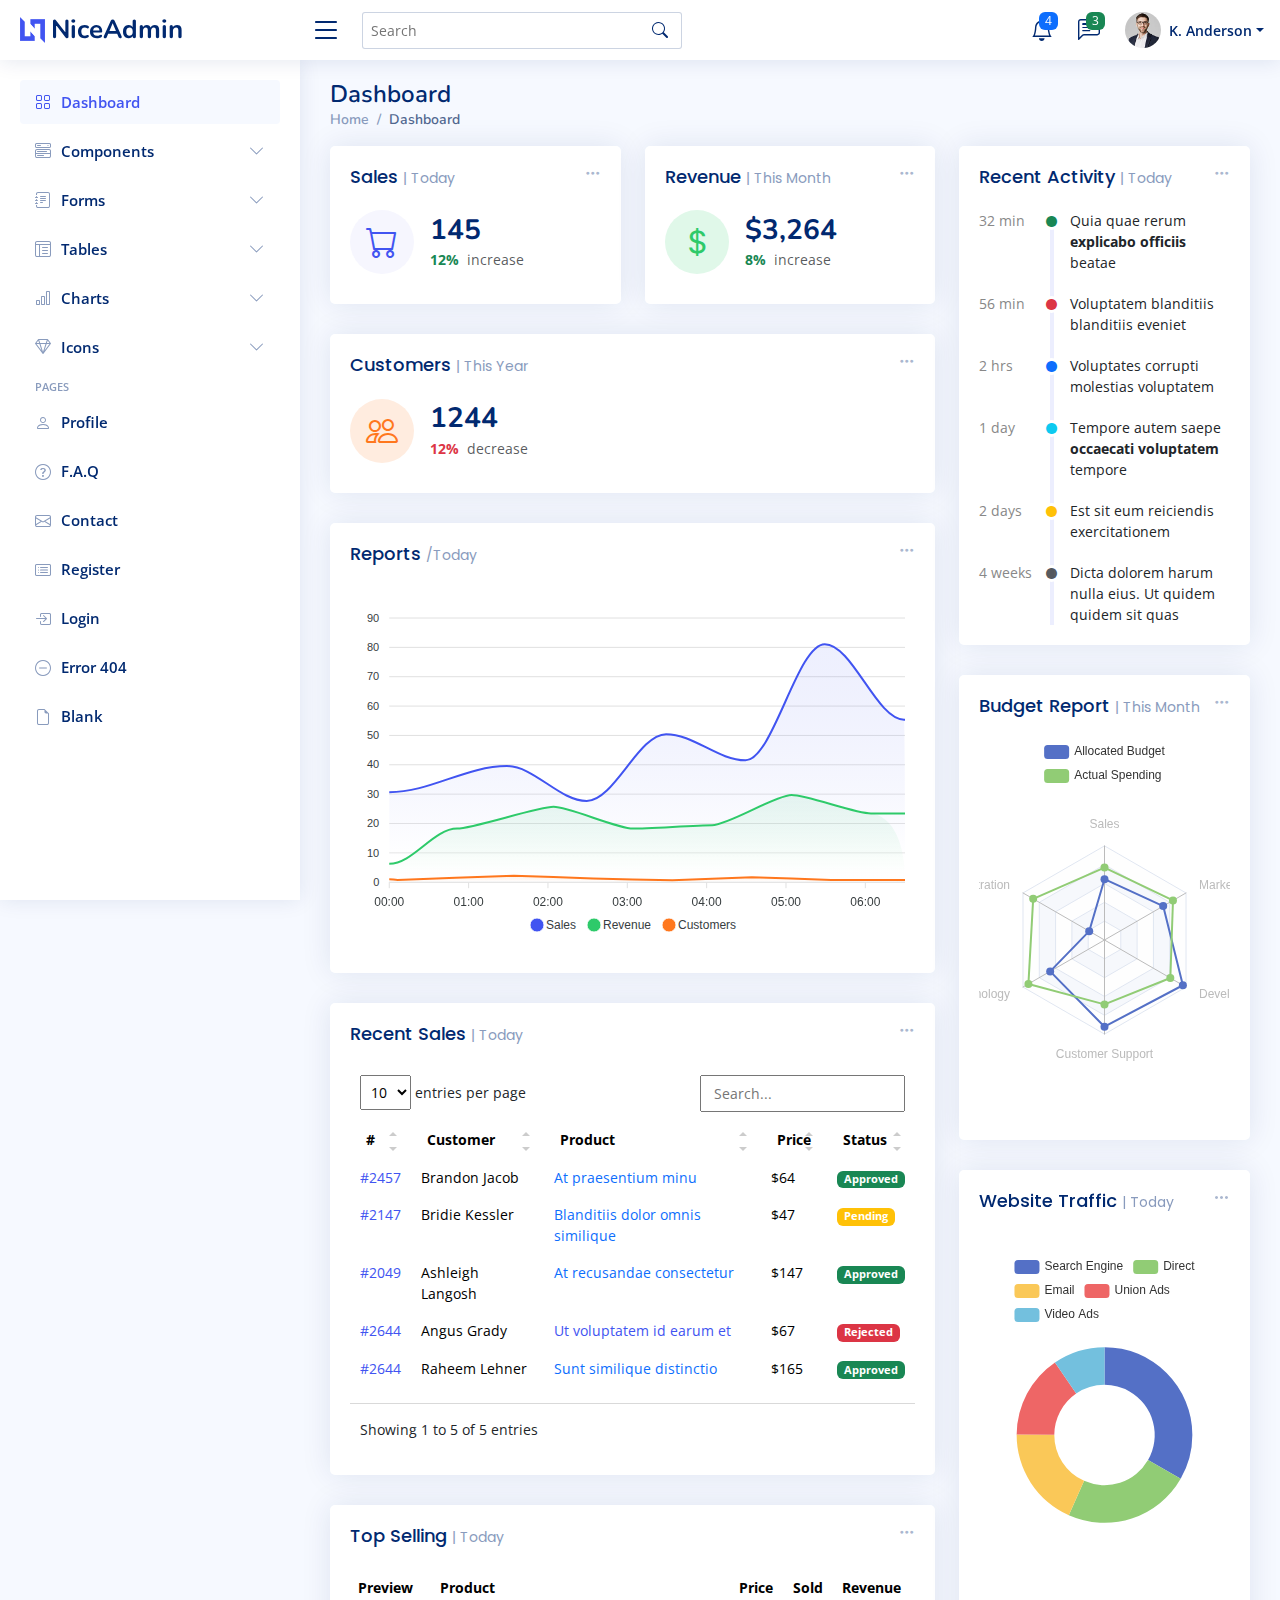
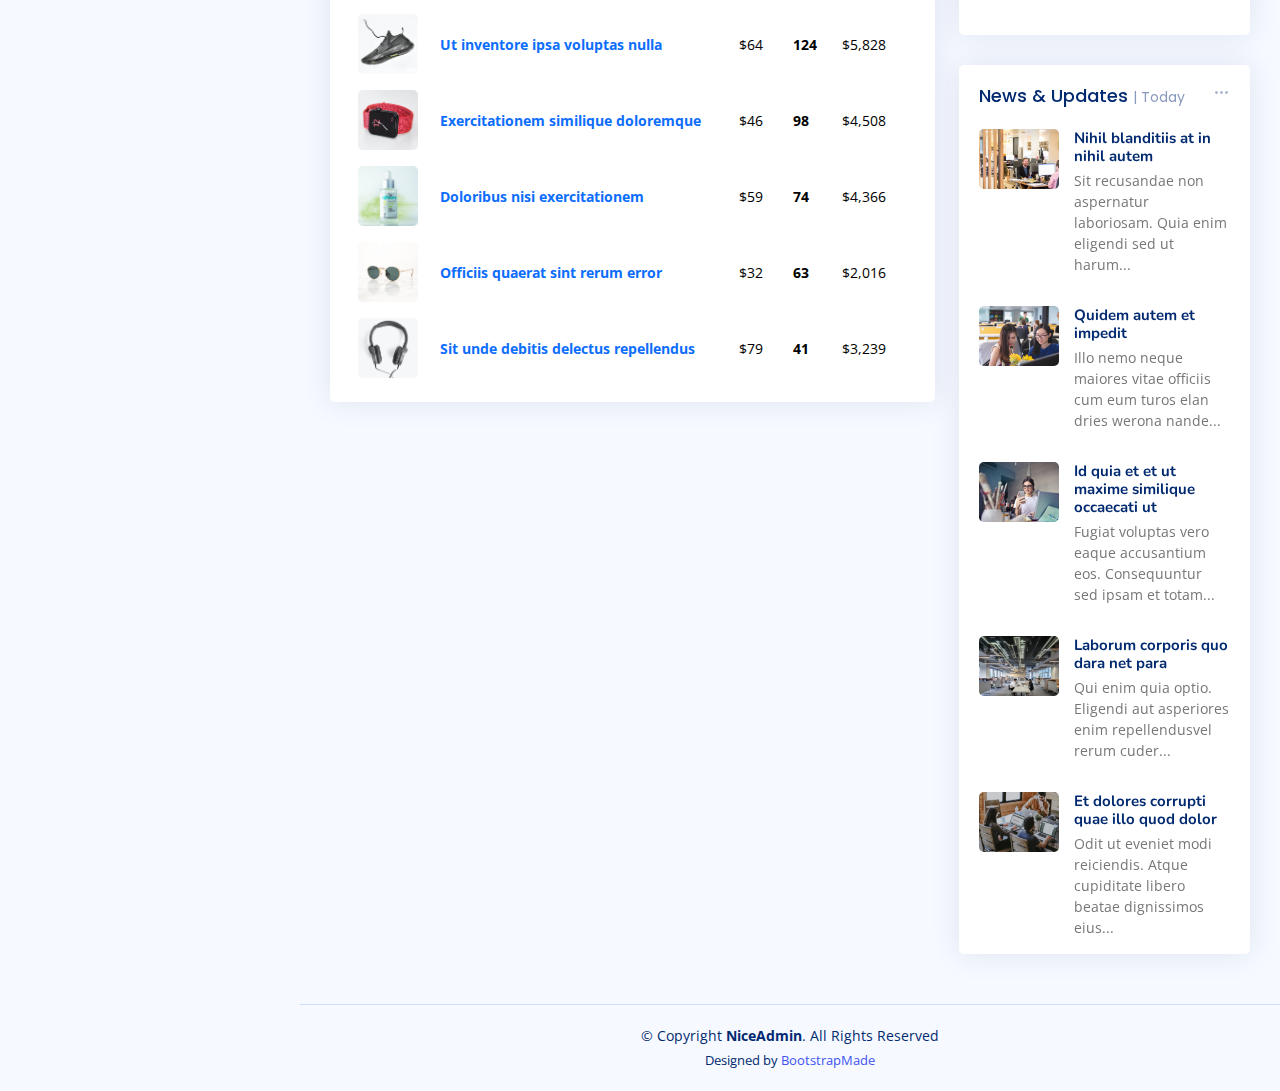
<file: AdminDashboard/index.html>
<!DOCTYPE html>
<html lang="en">

<head>
  <meta charset="utf-8">
  <meta content="width=device-width, initial-scale=1.0" name="viewport">

  <title>Dashboard - NiceAdmin Bootstrap Template</title>
  <meta content="" name="description">
  <meta content="" name="keywords">

  <!-- Favicons -->
  <link href="assets/img/favicon.png" rel="icon">
  <link href="assets/img/apple-touch-icon.png" rel="apple-touch-icon">

  <!-- Google Fonts -->
  <link href="https://fonts.gstatic.com" rel="preconnect">
  <link href="https://fonts.googleapis.com/css?family=Open+Sans:300,300i,400,400i,600,600i,700,700i|Nunito:300,300i,400,400i,600,600i,700,700i|Poppins:300,300i,400,400i,500,500i,600,600i,700,700i" rel="stylesheet">

  <!-- Vendor CSS Files -->
  <link href="assets/vendor/bootstrap/css/bootstrap.min.css" rel="stylesheet">
  <link href="assets/vendor/bootstrap-icons/bootstrap-icons.css" rel="stylesheet">
  <link href="assets/vendor/boxicons/css/boxicons.min.css" rel="stylesheet">
  <link href="assets/vendor/quill/quill.snow.css" rel="stylesheet">
  <link href="assets/vendor/quill/quill.bubble.css" rel="stylesheet">
  <link href="assets/vendor/remixicon/remixicon.css" rel="stylesheet">
  <link href="assets/vendor/simple-datatables/style.css" rel="stylesheet">

  <!-- Template Main CSS File -->
  <link href="assets/css/style.css" rel="stylesheet">

  <!-- =======================================================
  * Template Name: NiceAdmin
  * Template URL: https://bootstrapmade.com/nice-admin-bootstrap-admin-html-template/
  * Updated: Apr 20 2024 with Bootstrap v5.3.3
  * Author: BootstrapMade.com
  * License: https://bootstrapmade.com/license/
  ======================================================== -->
</head>

<body>

  <!-- ======= Header ======= -->
  <header id="header" class="header fixed-top d-flex align-items-center">

    <div class="d-flex align-items-center justify-content-between">
      <a href="index.html" class="logo d-flex align-items-center">
        <img src="assets/img/logo.png" alt="">
        <span class="d-none d-lg-block">NiceAdmin</span>
      </a>
      <i class="bi bi-list toggle-sidebar-btn"></i>
    </div><!-- End Logo -->

    <div class="search-bar">
      <form class="search-form d-flex align-items-center" method="POST" action="#">
        <input type="text" name="query" placeholder="Search" title="Enter search keyword">
        <button type="submit" title="Search"><i class="bi bi-search"></i></button>
      </form>
    </div><!-- End Search Bar -->

    <nav class="header-nav ms-auto">
      <ul class="d-flex align-items-center">

        <li class="nav-item d-block d-lg-none">
          <a class="nav-link nav-icon search-bar-toggle " href="#">
            <i class="bi bi-search"></i>
          </a>
        </li><!-- End Search Icon-->

        <li class="nav-item dropdown">

          <a class="nav-link nav-icon" href="#" data-bs-toggle="dropdown">
            <i class="bi bi-bell"></i>
            <span class="badge bg-primary badge-number">4</span>
          </a><!-- End Notification Icon -->

          <ul class="dropdown-menu dropdown-menu-end dropdown-menu-arrow notifications">
            <li class="dropdown-header">
              You have 4 new notifications
              <a href="#"><span class="badge rounded-pill bg-primary p-2 ms-2">View all</span></a>
            </li>
            <li>
              <hr class="dropdown-divider">
            </li>

            <li class="notification-item">
              <i class="bi bi-exclamation-circle text-warning"></i>
              <div>
                <h4>Lorem Ipsum</h4>
                <p>Quae dolorem earum veritatis oditseno</p>
                <p>30 min. ago</p>
              </div>
            </li>

            <li>
              <hr class="dropdown-divider">
            </li>

            <li class="notification-item">
              <i class="bi bi-x-circle text-danger"></i>
              <div>
                <h4>Atque rerum nesciunt</h4>
                <p>Quae dolorem earum veritatis oditseno</p>
                <p>1 hr. ago</p>
              </div>
            </li>

            <li>
              <hr class="dropdown-divider">
            </li>

            <li class="notification-item">
              <i class="bi bi-check-circle text-success"></i>
              <div>
                <h4>Sit rerum fuga</h4>
                <p>Quae dolorem earum veritatis oditseno</p>
                <p>2 hrs. ago</p>
              </div>
            </li>

            <li>
              <hr class="dropdown-divider">
            </li>

            <li class="notification-item">
              <i class="bi bi-info-circle text-primary"></i>
              <div>
                <h4>Dicta reprehenderit</h4>
                <p>Quae dolorem earum veritatis oditseno</p>
                <p>4 hrs. ago</p>
              </div>
            </li>

            <li>
              <hr class="dropdown-divider">
            </li>
            <li class="dropdown-footer">
              <a href="#">Show all notifications</a>
            </li>

          </ul><!-- End Notification Dropdown Items -->

        </li><!-- End Notification Nav -->

        <li class="nav-item dropdown">

          <a class="nav-link nav-icon" href="#" data-bs-toggle="dropdown">
            <i class="bi bi-chat-left-text"></i>
            <span class="badge bg-success badge-number">3</span>
          </a><!-- End Messages Icon -->

          <ul class="dropdown-menu dropdown-menu-end dropdown-menu-arrow messages">
            <li class="dropdown-header">
              You have 3 new messages
              <a href="#"><span class="badge rounded-pill bg-primary p-2 ms-2">View all</span></a>
            </li>
            <li>
              <hr class="dropdown-divider">
            </li>

            <li class="message-item">
              <a href="#">
                <img src="assets/img/messages-1.jpg" alt="" class="rounded-circle">
                <div>
                  <h4>Maria Hudson</h4>
                  <p>Velit asperiores et ducimus soluta repudiandae labore officia est ut...</p>
                  <p>4 hrs. ago</p>
                </div>
              </a>
            </li>
            <li>
              <hr class="dropdown-divider">
            </li>

            <li class="message-item">
              <a href="#">
                <img src="assets/img/messages-2.jpg" alt="" class="rounded-circle">
                <div>
                  <h4>Anna Nelson</h4>
                  <p>Velit asperiores et ducimus soluta repudiandae labore officia est ut...</p>
                  <p>6 hrs. ago</p>
                </div>
              </a>
            </li>
            <li>
              <hr class="dropdown-divider">
            </li>

            <li class="message-item">
              <a href="#">
                <img src="assets/img/messages-3.jpg" alt="" class="rounded-circle">
                <div>
                  <h4>David Muldon</h4>
                  <p>Velit asperiores et ducimus soluta repudiandae labore officia est ut...</p>
                  <p>8 hrs. ago</p>
                </div>
              </a>
            </li>
            <li>
              <hr class="dropdown-divider">
            </li>

            <li class="dropdown-footer">
              <a href="#">Show all messages</a>
            </li>

          </ul><!-- End Messages Dropdown Items -->

        </li><!-- End Messages Nav -->

        <li class="nav-item dropdown pe-3">

          <a class="nav-link nav-profile d-flex align-items-center pe-0" href="#" data-bs-toggle="dropdown">
            <img src="assets/img/profile-img.jpg" alt="Profile" class="rounded-circle">
            <span class="d-none d-md-block dropdown-toggle ps-2">K. Anderson</span>
          </a><!-- End Profile Iamge Icon -->

          <ul class="dropdown-menu dropdown-menu-end dropdown-menu-arrow profile">
            <li class="dropdown-header">
              <h6>Kevin Anderson</h6>
              <span>Web Designer</span>
            </li>
            <li>
              <hr class="dropdown-divider">
            </li>

            <li>
              <a class="dropdown-item d-flex align-items-center" href="users-profile.html">
                <i class="bi bi-person"></i>
                <span>My Profile</span>
              </a>
            </li>
            <li>
              <hr class="dropdown-divider">
            </li>

            <li>
              <a class="dropdown-item d-flex align-items-center" href="users-profile.html">
                <i class="bi bi-gear"></i>
                <span>Account Settings</span>
              </a>
            </li>
            <li>
              <hr class="dropdown-divider">
            </li>

            <li>
              <a class="dropdown-item d-flex align-items-center" href="pages-faq.html">
                <i class="bi bi-question-circle"></i>
                <span>Need Help?</span>
              </a>
            </li>
            <li>
              <hr class="dropdown-divider">
            </li>

            <li>
              <a class="dropdown-item d-flex align-items-center" href="#">
                <i class="bi bi-box-arrow-right"></i>
                <span>Sign Out</span>
              </a>
            </li>

          </ul><!-- End Profile Dropdown Items -->
        </li><!-- End Profile Nav -->

      </ul>
    </nav><!-- End Icons Navigation -->

  </header><!-- End Header -->

  <!-- ======= Sidebar ======= -->
  <aside id="sidebar" class="sidebar">

    <ul class="sidebar-nav" id="sidebar-nav">

      <li class="nav-item">
        <a class="nav-link " href="index.html">
          <i class="bi bi-grid"></i>
          <span>Dashboard</span>
        </a>
      </li><!-- End Dashboard Nav -->

      <li class="nav-item">
        <a class="nav-link collapsed" data-bs-target="#components-nav" data-bs-toggle="collapse" href="#">
          <i class="bi bi-menu-button-wide"></i><span>Components</span><i class="bi bi-chevron-down ms-auto"></i>
        </a>
        <ul id="components-nav" class="nav-content collapse " data-bs-parent="#sidebar-nav">
          <li>
            <a href="components-alerts.html">
              <i class="bi bi-circle"></i><span>Alerts</span>
            </a>
          </li>
          <li>
            <a href="components-accordion.html">
              <i class="bi bi-circle"></i><span>Accordion</span>
            </a>
          </li>
          <li>
            <a href="components-badges.html">
              <i class="bi bi-circle"></i><span>Badges</span>
            </a>
          </li>
          <li>
            <a href="components-breadcrumbs.html">
              <i class="bi bi-circle"></i><span>Breadcrumbs</span>
            </a>
          </li>
          <li>
            <a href="components-buttons.html">
              <i class="bi bi-circle"></i><span>Buttons</span>
            </a>
          </li>
          <li>
            <a href="components-cards.html">
              <i class="bi bi-circle"></i><span>Cards</span>
            </a>
          </li>
          <li>
            <a href="components-carousel.html">
              <i class="bi bi-circle"></i><span>Carousel</span>
            </a>
          </li>
          <li>
            <a href="components-list-group.html">
              <i class="bi bi-circle"></i><span>List group</span>
            </a>
          </li>
          <li>
            <a href="components-modal.html">
              <i class="bi bi-circle"></i><span>Modal</span>
            </a>
          </li>
          <li>
            <a href="components-tabs.html">
              <i class="bi bi-circle"></i><span>Tabs</span>
            </a>
          </li>
          <li>
            <a href="components-pagination.html">
              <i class="bi bi-circle"></i><span>Pagination</span>
            </a>
          </li>
          <li>
            <a href="components-progress.html">
              <i class="bi bi-circle"></i><span>Progress</span>
            </a>
          </li>
          <li>
            <a href="components-spinners.html">
              <i class="bi bi-circle"></i><span>Spinners</span>
            </a>
          </li>
          <li>
            <a href="components-tooltips.html">
              <i class="bi bi-circle"></i><span>Tooltips</span>
            </a>
          </li>
        </ul>
      </li><!-- End Components Nav -->

      <li class="nav-item">
        <a class="nav-link collapsed" data-bs-target="#forms-nav" data-bs-toggle="collapse" href="#">
          <i class="bi bi-journal-text"></i><span>Forms</span><i class="bi bi-chevron-down ms-auto"></i>
        </a>
        <ul id="forms-nav" class="nav-content collapse " data-bs-parent="#sidebar-nav">
          <li>
            <a href="forms-elements.html">
              <i class="bi bi-circle"></i><span>Form Elements</span>
            </a>
          </li>
          <li>
            <a href="forms-layouts.html">
              <i class="bi bi-circle"></i><span>Form Layouts</span>
            </a>
          </li>
          <li>
            <a href="forms-editors.html">
              <i class="bi bi-circle"></i><span>Form Editors</span>
            </a>
          </li>
          <li>
            <a href="forms-validation.html">
              <i class="bi bi-circle"></i><span>Form Validation</span>
            </a>
          </li>
        </ul>
      </li><!-- End Forms Nav -->

      <li class="nav-item">
        <a class="nav-link collapsed" data-bs-target="#tables-nav" data-bs-toggle="collapse" href="#">
          <i class="bi bi-layout-text-window-reverse"></i><span>Tables</span><i class="bi bi-chevron-down ms-auto"></i>
        </a>
        <ul id="tables-nav" class="nav-content collapse " data-bs-parent="#sidebar-nav">
          <li>
            <a href="tables-general.html">
              <i class="bi bi-circle"></i><span>General Tables</span>
            </a>
          </li>
          <li>
            <a href="tables-data.html">
              <i class="bi bi-circle"></i><span>Data Tables</span>
            </a>
          </li>
        </ul>
      </li><!-- End Tables Nav -->

      <li class="nav-item">
        <a class="nav-link collapsed" data-bs-target="#charts-nav" data-bs-toggle="collapse" href="#">
          <i class="bi bi-bar-chart"></i><span>Charts</span><i class="bi bi-chevron-down ms-auto"></i>
        </a>
        <ul id="charts-nav" class="nav-content collapse " data-bs-parent="#sidebar-nav">
          <li>
            <a href="charts-chartjs.html">
              <i class="bi bi-circle"></i><span>Chart.js</span>
            </a>
          </li>
          <li>
            <a href="charts-apexcharts.html">
              <i class="bi bi-circle"></i><span>ApexCharts</span>
            </a>
          </li>
          <li>
            <a href="charts-echarts.html">
              <i class="bi bi-circle"></i><span>ECharts</span>
            </a>
          </li>
        </ul>
      </li><!-- End Charts Nav -->

      <li class="nav-item">
        <a class="nav-link collapsed" data-bs-target="#icons-nav" data-bs-toggle="collapse" href="#">
          <i class="bi bi-gem"></i><span>Icons</span><i class="bi bi-chevron-down ms-auto"></i>
        </a>
        <ul id="icons-nav" class="nav-content collapse " data-bs-parent="#sidebar-nav">
          <li>
            <a href="icons-bootstrap.html">
              <i class="bi bi-circle"></i><span>Bootstrap Icons</span>
            </a>
          </li>
          <li>
            <a href="icons-remix.html">
              <i class="bi bi-circle"></i><span>Remix Icons</span>
            </a>
          </li>
          <li>
            <a href="icons-boxicons.html">
              <i class="bi bi-circle"></i><span>Boxicons</span>
            </a>
          </li>
        </ul>
      </li><!-- End Icons Nav -->

      <li class="nav-heading">Pages</li>

      <li class="nav-item">
        <a class="nav-link collapsed" href="users-profile.html">
          <i class="bi bi-person"></i>
          <span>Profile</span>
        </a>
      </li><!-- End Profile Page Nav -->

      <li class="nav-item">
        <a class="nav-link collapsed" href="pages-faq.html">
          <i class="bi bi-question-circle"></i>
          <span>F.A.Q</span>
        </a>
      </li><!-- End F.A.Q Page Nav -->

      <li class="nav-item">
        <a class="nav-link collapsed" href="pages-contact.html">
          <i class="bi bi-envelope"></i>
          <span>Contact</span>
        </a>
      </li><!-- End Contact Page Nav -->

      <li class="nav-item">
        <a class="nav-link collapsed" href="pages-register.html">
          <i class="bi bi-card-list"></i>
          <span>Register</span>
        </a>
      </li><!-- End Register Page Nav -->

      <li class="nav-item">
        <a class="nav-link collapsed" href="pages-login.html">
          <i class="bi bi-box-arrow-in-right"></i>
          <span>Login</span>
        </a>
      </li><!-- End Login Page Nav -->

      <li class="nav-item">
        <a class="nav-link collapsed" href="pages-error-404.html">
          <i class="bi bi-dash-circle"></i>
          <span>Error 404</span>
        </a>
      </li><!-- End Error 404 Page Nav -->

      <li class="nav-item">
        <a class="nav-link collapsed" href="pages-blank.html">
          <i class="bi bi-file-earmark"></i>
          <span>Blank</span>
        </a>
      </li><!-- End Blank Page Nav -->

    </ul>

  </aside><!-- End Sidebar-->

  <main id="main" class="main">

    <div class="pagetitle">
      <h1>Dashboard</h1>
      <nav>
        <ol class="breadcrumb">
          <li class="breadcrumb-item"><a href="index.html">Home</a></li>
          <li class="breadcrumb-item active">Dashboard</li>
        </ol>
      </nav>
    </div><!-- End Page Title -->

    <section class="section dashboard">
      <div class="row">

        <!-- Left side columns -->
        <div class="col-lg-8">
          <div class="row">

            <!-- Sales Card -->
            <div class="col-xxl-4 col-md-6">
              <div class="card info-card sales-card">

                <div class="filter">
                  <a class="icon" href="#" data-bs-toggle="dropdown"><i class="bi bi-three-dots"></i></a>
                  <ul class="dropdown-menu dropdown-menu-end dropdown-menu-arrow">
                    <li class="dropdown-header text-start">
                      <h6>Filter</h6>
                    </li>

                    <li><a class="dropdown-item" href="#">Today</a></li>
                    <li><a class="dropdown-item" href="#">This Month</a></li>
                    <li><a class="dropdown-item" href="#">This Year</a></li>
                  </ul>
                </div>

                <div class="card-body">
                  <h5 class="card-title">Sales <span>| Today</span></h5>

                  <div class="d-flex align-items-center">
                    <div class="card-icon rounded-circle d-flex align-items-center justify-content-center">
                      <i class="bi bi-cart"></i>
                    </div>
                    <div class="ps-3">
                      <h6>145</h6>
                      <span class="text-success small pt-1 fw-bold">12%</span> <span class="text-muted small pt-2 ps-1">increase</span>

                    </div>
                  </div>
                </div>

              </div>
            </div><!-- End Sales Card -->

            <!-- Revenue Card -->
            <div class="col-xxl-4 col-md-6">
              <div class="card info-card revenue-card">

                <div class="filter">
                  <a class="icon" href="#" data-bs-toggle="dropdown"><i class="bi bi-three-dots"></i></a>
                  <ul class="dropdown-menu dropdown-menu-end dropdown-menu-arrow">
                    <li class="dropdown-header text-start">
                      <h6>Filter</h6>
                    </li>

                    <li><a class="dropdown-item" href="#">Today</a></li>
                    <li><a class="dropdown-item" href="#">This Month</a></li>
                    <li><a class="dropdown-item" href="#">This Year</a></li>
                  </ul>
                </div>

                <div class="card-body">
                  <h5 class="card-title">Revenue <span>| This Month</span></h5>

                  <div class="d-flex align-items-center">
                    <div class="card-icon rounded-circle d-flex align-items-center justify-content-center">
                      <i class="bi bi-currency-dollar"></i>
                    </div>
                    <div class="ps-3">
                      <h6>$3,264</h6>
                      <span class="text-success small pt-1 fw-bold">8%</span> <span class="text-muted small pt-2 ps-1">increase</span>

                    </div>
                  </div>
                </div>

              </div>
            </div><!-- End Revenue Card -->

            <!-- Customers Card -->
            <div class="col-xxl-4 col-xl-12">

              <div class="card info-card customers-card">

                <div class="filter">
                  <a class="icon" href="#" data-bs-toggle="dropdown"><i class="bi bi-three-dots"></i></a>
                  <ul class="dropdown-menu dropdown-menu-end dropdown-menu-arrow">
                    <li class="dropdown-header text-start">
                      <h6>Filter</h6>
                    </li>

                    <li><a class="dropdown-item" href="#">Today</a></li>
                    <li><a class="dropdown-item" href="#">This Month</a></li>
                    <li><a class="dropdown-item" href="#">This Year</a></li>
                  </ul>
                </div>

                <div class="card-body">
                  <h5 class="card-title">Customers <span>| This Year</span></h5>

                  <div class="d-flex align-items-center">
                    <div class="card-icon rounded-circle d-flex align-items-center justify-content-center">
                      <i class="bi bi-people"></i>
                    </div>
                    <div class="ps-3">
                      <h6>1244</h6>
                      <span class="text-danger small pt-1 fw-bold">12%</span> <span class="text-muted small pt-2 ps-1">decrease</span>

                    </div>
                  </div>

                </div>
              </div>

            </div><!-- End Customers Card -->

            <!-- Reports -->
            <div class="col-12">
              <div class="card">

                <div class="filter">
                  <a class="icon" href="#" data-bs-toggle="dropdown"><i class="bi bi-three-dots"></i></a>
                  <ul class="dropdown-menu dropdown-menu-end dropdown-menu-arrow">
                    <li class="dropdown-header text-start">
                      <h6>Filter</h6>
                    </li>

                    <li><a class="dropdown-item" href="#">Today</a></li>
                    <li><a class="dropdown-item" href="#">This Month</a></li>
                    <li><a class="dropdown-item" href="#">This Year</a></li>
                  </ul>
                </div>

                <div class="card-body">
                  <h5 class="card-title">Reports <span>/Today</span></h5>

                  <!-- Line Chart -->
                  <div id="reportsChart"></div>

                  <script>
                    document.addEventListener("DOMContentLoaded", () => {
                      new ApexCharts(document.querySelector("#reportsChart"), {
                        series: [{
                          name: 'Sales',
                          data: [31, 40, 28, 51, 42, 82, 56],
                        }, {
                          name: 'Revenue',
                          data: [11, 32, 45, 32, 34, 52, 41]
                        }, {
                          name: 'Customers',
                          data: [15, 11, 32, 18, 9, 24, 11]
                        }],
                        chart: {
                          height: 350,
                          type: 'area',
                          toolbar: {
                            show: false
                          },
                        },
                        markers: {
                          size: 4
                        },
                        colors: ['#4154f1', '#2eca6a', '#ff771d'],
                        fill: {
                          type: "gradient",
                          gradient: {
                            shadeIntensity: 1,
                            opacityFrom: 0.3,
                            opacityTo: 0.4,
                            stops: [0, 90, 100]
                          }
                        },
                        dataLabels: {
                          enabled: false
                        },
                        stroke: {
                          curve: 'smooth',
                          width: 2
                        },
                        xaxis: {
                          type: 'datetime',
                          categories: ["2018-09-19T00:00:00.000Z", "2018-09-19T01:30:00.000Z", "2018-09-19T02:30:00.000Z", "2018-09-19T03:30:00.000Z", "2018-09-19T04:30:00.000Z", "2018-09-19T05:30:00.000Z", "2018-09-19T06:30:00.000Z"]
                        },
                        tooltip: {
                          x: {
                            format: 'dd/MM/yy HH:mm'
                          },
                        }
                      }).render();
                    });
                  </script>
                  <!-- End Line Chart -->

                </div>

              </div>
            </div><!-- End Reports -->

            <!-- Recent Sales -->
            <div class="col-12">
              <div class="card recent-sales overflow-auto">

                <div class="filter">
                  <a class="icon" href="#" data-bs-toggle="dropdown"><i class="bi bi-three-dots"></i></a>
                  <ul class="dropdown-menu dropdown-menu-end dropdown-menu-arrow">
                    <li class="dropdown-header text-start">
                      <h6>Filter</h6>
                    </li>

                    <li><a class="dropdown-item" href="#">Today</a></li>
                    <li><a class="dropdown-item" href="#">This Month</a></li>
                    <li><a class="dropdown-item" href="#">This Year</a></li>
                  </ul>
                </div>

                <div class="card-body">
                  <h5 class="card-title">Recent Sales <span>| Today</span></h5>

                  <table class="table table-borderless datatable">
                    <thead>
                      <tr>
                        <th scope="col">#</th>
                        <th scope="col">Customer</th>
                        <th scope="col">Product</th>
                        <th scope="col">Price</th>
                        <th scope="col">Status</th>
                      </tr>
                    </thead>
                    <tbody>
                      <tr>
                        <th scope="row"><a href="#">#2457</a></th>
                        <td>Brandon Jacob</td>
                        <td><a href="#" class="text-primary">At praesentium minu</a></td>
                        <td>$64</td>
                        <td><span class="badge bg-success">Approved</span></td>
                      </tr>
                      <tr>
                        <th scope="row"><a href="#">#2147</a></th>
                        <td>Bridie Kessler</td>
                        <td><a href="#" class="text-primary">Blanditiis dolor omnis similique</a></td>
                        <td>$47</td>
                        <td><span class="badge bg-warning">Pending</span></td>
                      </tr>
                      <tr>
                        <th scope="row"><a href="#">#2049</a></th>
                        <td>Ashleigh Langosh</td>
                        <td><a href="#" class="text-primary">At recusandae consectetur</a></td>
                        <td>$147</td>
                        <td><span class="badge bg-success">Approved</span></td>
                      </tr>
                      <tr>
                        <th scope="row"><a href="#">#2644</a></th>
                        <td>Angus Grady</td>
                        <td><a href="#" class="text-primar">Ut voluptatem id earum et</a></td>
                        <td>$67</td>
                        <td><span class="badge bg-danger">Rejected</span></td>
                      </tr>
                      <tr>
                        <th scope="row"><a href="#">#2644</a></th>
                        <td>Raheem Lehner</td>
                        <td><a href="#" class="text-primary">Sunt similique distinctio</a></td>
                        <td>$165</td>
                        <td><span class="badge bg-success">Approved</span></td>
                      </tr>
                    </tbody>
                  </table>

                </div>

              </div>
            </div><!-- End Recent Sales -->

            <!-- Top Selling -->
            <div class="col-12">
              <div class="card top-selling overflow-auto">

                <div class="filter">
                  <a class="icon" href="#" data-bs-toggle="dropdown"><i class="bi bi-three-dots"></i></a>
                  <ul class="dropdown-menu dropdown-menu-end dropdown-menu-arrow">
                    <li class="dropdown-header text-start">
                      <h6>Filter</h6>
                    </li>

                    <li><a class="dropdown-item" href="#">Today</a></li>
                    <li><a class="dropdown-item" href="#">This Month</a></li>
                    <li><a class="dropdown-item" href="#">This Year</a></li>
                  </ul>
                </div>

                <div class="card-body pb-0">
                  <h5 class="card-title">Top Selling <span>| Today</span></h5>

                  <table class="table table-borderless">
                    <thead>
                      <tr>
                        <th scope="col">Preview</th>
                        <th scope="col">Product</th>
                        <th scope="col">Price</th>
                        <th scope="col">Sold</th>
                        <th scope="col">Revenue</th>
                      </tr>
                    </thead>
                    <tbody>
                      <tr>
                        <th scope="row"><a href="#"><img src="assets/img/product-1.jpg" alt=""></a></th>
                        <td><a href="#" class="text-primary fw-bold">Ut inventore ipsa voluptas nulla</a></td>
                        <td>$64</td>
                        <td class="fw-bold">124</td>
                        <td>$5,828</td>
                      </tr>
                      <tr>
                        <th scope="row"><a href="#"><img src="assets/img/product-2.jpg" alt=""></a></th>
                        <td><a href="#" class="text-primary fw-bold">Exercitationem similique doloremque</a></td>
                        <td>$46</td>
                        <td class="fw-bold">98</td>
                        <td>$4,508</td>
                      </tr>
                      <tr>
                        <th scope="row"><a href="#"><img src="assets/img/product-3.jpg" alt=""></a></th>
                        <td><a href="#" class="text-primary fw-bold">Doloribus nisi exercitationem</a></td>
                        <td>$59</td>
                        <td class="fw-bold">74</td>
                        <td>$4,366</td>
                      </tr>
                      <tr>
                        <th scope="row"><a href="#"><img src="assets/img/product-4.jpg" alt=""></a></th>
                        <td><a href="#" class="text-primary fw-bold">Officiis quaerat sint rerum error</a></td>
                        <td>$32</td>
                        <td class="fw-bold">63</td>
                        <td>$2,016</td>
                      </tr>
                      <tr>
                        <th scope="row"><a href="#"><img src="assets/img/product-5.jpg" alt=""></a></th>
                        <td><a href="#" class="text-primary fw-bold">Sit unde debitis delectus repellendus</a></td>
                        <td>$79</td>
                        <td class="fw-bold">41</td>
                        <td>$3,239</td>
                      </tr>
                    </tbody>
                  </table>

                </div>

              </div>
            </div><!-- End Top Selling -->

          </div>
        </div><!-- End Left side columns -->

        <!-- Right side columns -->
        <div class="col-lg-4">

          <!-- Recent Activity -->
          <div class="card">
            <div class="filter">
              <a class="icon" href="#" data-bs-toggle="dropdown"><i class="bi bi-three-dots"></i></a>
              <ul class="dropdown-menu dropdown-menu-end dropdown-menu-arrow">
                <li class="dropdown-header text-start">
                  <h6>Filter</h6>
                </li>

                <li><a class="dropdown-item" href="#">Today</a></li>
                <li><a class="dropdown-item" href="#">This Month</a></li>
                <li><a class="dropdown-item" href="#">This Year</a></li>
              </ul>
            </div>

            <div class="card-body">
              <h5 class="card-title">Recent Activity <span>| Today</span></h5>

              <div class="activity">

                <div class="activity-item d-flex">
                  <div class="activite-label">32 min</div>
                  <i class='bi bi-circle-fill activity-badge text-success align-self-start'></i>
                  <div class="activity-content">
                    Quia quae rerum <a href="#" class="fw-bold text-dark">explicabo officiis</a> beatae
                  </div>
                </div><!-- End activity item-->

                <div class="activity-item d-flex">
                  <div class="activite-label">56 min</div>
                  <i class='bi bi-circle-fill activity-badge text-danger align-self-start'></i>
                  <div class="activity-content">
                    Voluptatem blanditiis blanditiis eveniet
                  </div>
                </div><!-- End activity item-->

                <div class="activity-item d-flex">
                  <div class="activite-label">2 hrs</div>
                  <i class='bi bi-circle-fill activity-badge text-primary align-self-start'></i>
                  <div class="activity-content">
                    Voluptates corrupti molestias voluptatem
                  </div>
                </div><!-- End activity item-->

                <div class="activity-item d-flex">
                  <div class="activite-label">1 day</div>
                  <i class='bi bi-circle-fill activity-badge text-info align-self-start'></i>
                  <div class="activity-content">
                    Tempore autem saepe <a href="#" class="fw-bold text-dark">occaecati voluptatem</a> tempore
                  </div>
                </div><!-- End activity item-->

                <div class="activity-item d-flex">
                  <div class="activite-label">2 days</div>
                  <i class='bi bi-circle-fill activity-badge text-warning align-self-start'></i>
                  <div class="activity-content">
                    Est sit eum reiciendis exercitationem
                  </div>
                </div><!-- End activity item-->

                <div class="activity-item d-flex">
                  <div class="activite-label">4 weeks</div>
                  <i class='bi bi-circle-fill activity-badge text-muted align-self-start'></i>
                  <div class="activity-content">
                    Dicta dolorem harum nulla eius. Ut quidem quidem sit quas
                  </div>
                </div><!-- End activity item-->

              </div>

            </div>
          </div><!-- End Recent Activity -->

          <!-- Budget Report -->
          <div class="card">
            <div class="filter">
              <a class="icon" href="#" data-bs-toggle="dropdown"><i class="bi bi-three-dots"></i></a>
              <ul class="dropdown-menu dropdown-menu-end dropdown-menu-arrow">
                <li class="dropdown-header text-start">
                  <h6>Filter</h6>
                </li>

                <li><a class="dropdown-item" href="#">Today</a></li>
                <li><a class="dropdown-item" href="#">This Month</a></li>
                <li><a class="dropdown-item" href="#">This Year</a></li>
              </ul>
            </div>

            <div class="card-body pb-0">
              <h5 class="card-title">Budget Report <span>| This Month</span></h5>

              <div id="budgetChart" style="min-height: 400px;" class="echart"></div>

              <script>
                document.addEventListener("DOMContentLoaded", () => {
                  var budgetChart = echarts.init(document.querySelector("#budgetChart")).setOption({
                    legend: {
                      data: ['Allocated Budget', 'Actual Spending']
                    },
                    radar: {
                      // shape: 'circle',
                      indicator: [{
                          name: 'Sales',
                          max: 6500
                        },
                        {
                          name: 'Administration',
                          max: 16000
                        },
                        {
                          name: 'Information Technology',
                          max: 30000
                        },
                        {
                          name: 'Customer Support',
                          max: 38000
                        },
                        {
                          name: 'Development',
                          max: 52000
                        },
                        {
                          name: 'Marketing',
                          max: 25000
                        }
                      ]
                    },
                    series: [{
                      name: 'Budget vs spending',
                      type: 'radar',
                      data: [{
                          value: [4200, 3000, 20000, 35000, 50000, 18000],
                          name: 'Allocated Budget'
                        },
                        {
                          value: [5000, 14000, 28000, 26000, 42000, 21000],
                          name: 'Actual Spending'
                        }
                      ]
                    }]
                  });
                });
              </script>

            </div>
          </div><!-- End Budget Report -->

          <!-- Website Traffic -->
          <div class="card">
            <div class="filter">
              <a class="icon" href="#" data-bs-toggle="dropdown"><i class="bi bi-three-dots"></i></a>
              <ul class="dropdown-menu dropdown-menu-end dropdown-menu-arrow">
                <li class="dropdown-header text-start">
                  <h6>Filter</h6>
                </li>

                <li><a class="dropdown-item" href="#">Today</a></li>
                <li><a class="dropdown-item" href="#">This Month</a></li>
                <li><a class="dropdown-item" href="#">This Year</a></li>
              </ul>
            </div>

            <div class="card-body pb-0">
              <h5 class="card-title">Website Traffic <span>| Today</span></h5>

              <div id="trafficChart" style="min-height: 400px;" class="echart"></div>

              <script>
                document.addEventListener("DOMContentLoaded", () => {
                  echarts.init(document.querySelector("#trafficChart")).setOption({
                    tooltip: {
                      trigger: 'item'
                    },
                    legend: {
                      top: '5%',
                      left: 'center'
                    },
                    series: [{
                      name: 'Access From',
                      type: 'pie',
                      radius: ['40%', '70%'],
                      avoidLabelOverlap: false,
                      label: {
                        show: false,
                        position: 'center'
                      },
                      emphasis: {
                        label: {
                          show: true,
                          fontSize: '18',
                          fontWeight: 'bold'
                        }
                      },
                      labelLine: {
                        show: false
                      },
                      data: [{
                          value: 1048,
                          name: 'Search Engine'
                        },
                        {
                          value: 735,
                          name: 'Direct'
                        },
                        {
                          value: 580,
                          name: 'Email'
                        },
                        {
                          value: 484,
                          name: 'Union Ads'
                        },
                        {
                          value: 300,
                          name: 'Video Ads'
                        }
                      ]
                    }]
                  });
                });
              </script>

            </div>
          </div><!-- End Website Traffic -->

          <!-- News & Updates Traffic -->
          <div class="card">
            <div class="filter">
              <a class="icon" href="#" data-bs-toggle="dropdown"><i class="bi bi-three-dots"></i></a>
              <ul class="dropdown-menu dropdown-menu-end dropdown-menu-arrow">
                <li class="dropdown-header text-start">
                  <h6>Filter</h6>
                </li>

                <li><a class="dropdown-item" href="#">Today</a></li>
                <li><a class="dropdown-item" href="#">This Month</a></li>
                <li><a class="dropdown-item" href="#">This Year</a></li>
              </ul>
            </div>

            <div class="card-body pb-0">
              <h5 class="card-title">News &amp; Updates <span>| Today</span></h5>

              <div class="news">
                <div class="post-item clearfix">
                  <img src="assets/img/news-1.jpg" alt="">
                  <h4><a href="#">Nihil blanditiis at in nihil autem</a></h4>
                  <p>Sit recusandae non aspernatur laboriosam. Quia enim eligendi sed ut harum...</p>
                </div>

                <div class="post-item clearfix">
                  <img src="assets/img/news-2.jpg" alt="">
                  <h4><a href="#">Quidem autem et impedit</a></h4>
                  <p>Illo nemo neque maiores vitae officiis cum eum turos elan dries werona nande...</p>
                </div>

                <div class="post-item clearfix">
                  <img src="assets/img/news-3.jpg" alt="">
                  <h4><a href="#">Id quia et et ut maxime similique occaecati ut</a></h4>
                  <p>Fugiat voluptas vero eaque accusantium eos. Consequuntur sed ipsam et totam...</p>
                </div>

                <div class="post-item clearfix">
                  <img src="assets/img/news-4.jpg" alt="">
                  <h4><a href="#">Laborum corporis quo dara net para</a></h4>
                  <p>Qui enim quia optio. Eligendi aut asperiores enim repellendusvel rerum cuder...</p>
                </div>

                <div class="post-item clearfix">
                  <img src="assets/img/news-5.jpg" alt="">
                  <h4><a href="#">Et dolores corrupti quae illo quod dolor</a></h4>
                  <p>Odit ut eveniet modi reiciendis. Atque cupiditate libero beatae dignissimos eius...</p>
                </div>

              </div><!-- End sidebar recent posts-->

            </div>
          </div><!-- End News & Updates -->

        </div><!-- End Right side columns -->

      </div>
    </section>

  </main><!-- End #main -->

  <!-- ======= Footer ======= -->
  <footer id="footer" class="footer">
    <div class="copyright">
      &copy; Copyright <strong><span>NiceAdmin</span></strong>. All Rights Reserved
    </div>
    <div class="credits">
      <!-- All the links in the footer should remain intact. -->
      <!-- You can delete the links only if you purchased the pro version. -->
      <!-- Licensing information: https://bootstrapmade.com/license/ -->
      <!-- Purchase the pro version with working PHP/AJAX contact form: https://bootstrapmade.com/nice-admin-bootstrap-admin-html-template/ -->
      Designed by <a href="https://bootstrapmade.com/">BootstrapMade</a>
    </div>
  </footer><!-- End Footer -->

  <a href="#" class="back-to-top d-flex align-items-center justify-content-center"><i class="bi bi-arrow-up-short"></i></a>

  <!-- Vendor JS Files -->
  <script src="assets/vendor/apexcharts/apexcharts.min.js"></script>
  <script src="assets/vendor/bootstrap/js/bootstrap.bundle.min.js"></script>
  <script src="assets/vendor/chart.js/chart.umd.js"></script>
  <script src="assets/vendor/echarts/echarts.min.js"></script>
  <script src="assets/vendor/quill/quill.js"></script>
  <script src="assets/vendor/simple-datatables/simple-datatables.js"></script>
  <script src="assets/vendor/tinymce/tinymce.min.js"></script>
  <script src="assets/vendor/php-email-form/validate.js"></script>

  <!-- Template Main JS File -->
  <script src="assets/js/main.js"></script>

</body>

</html>
</file>
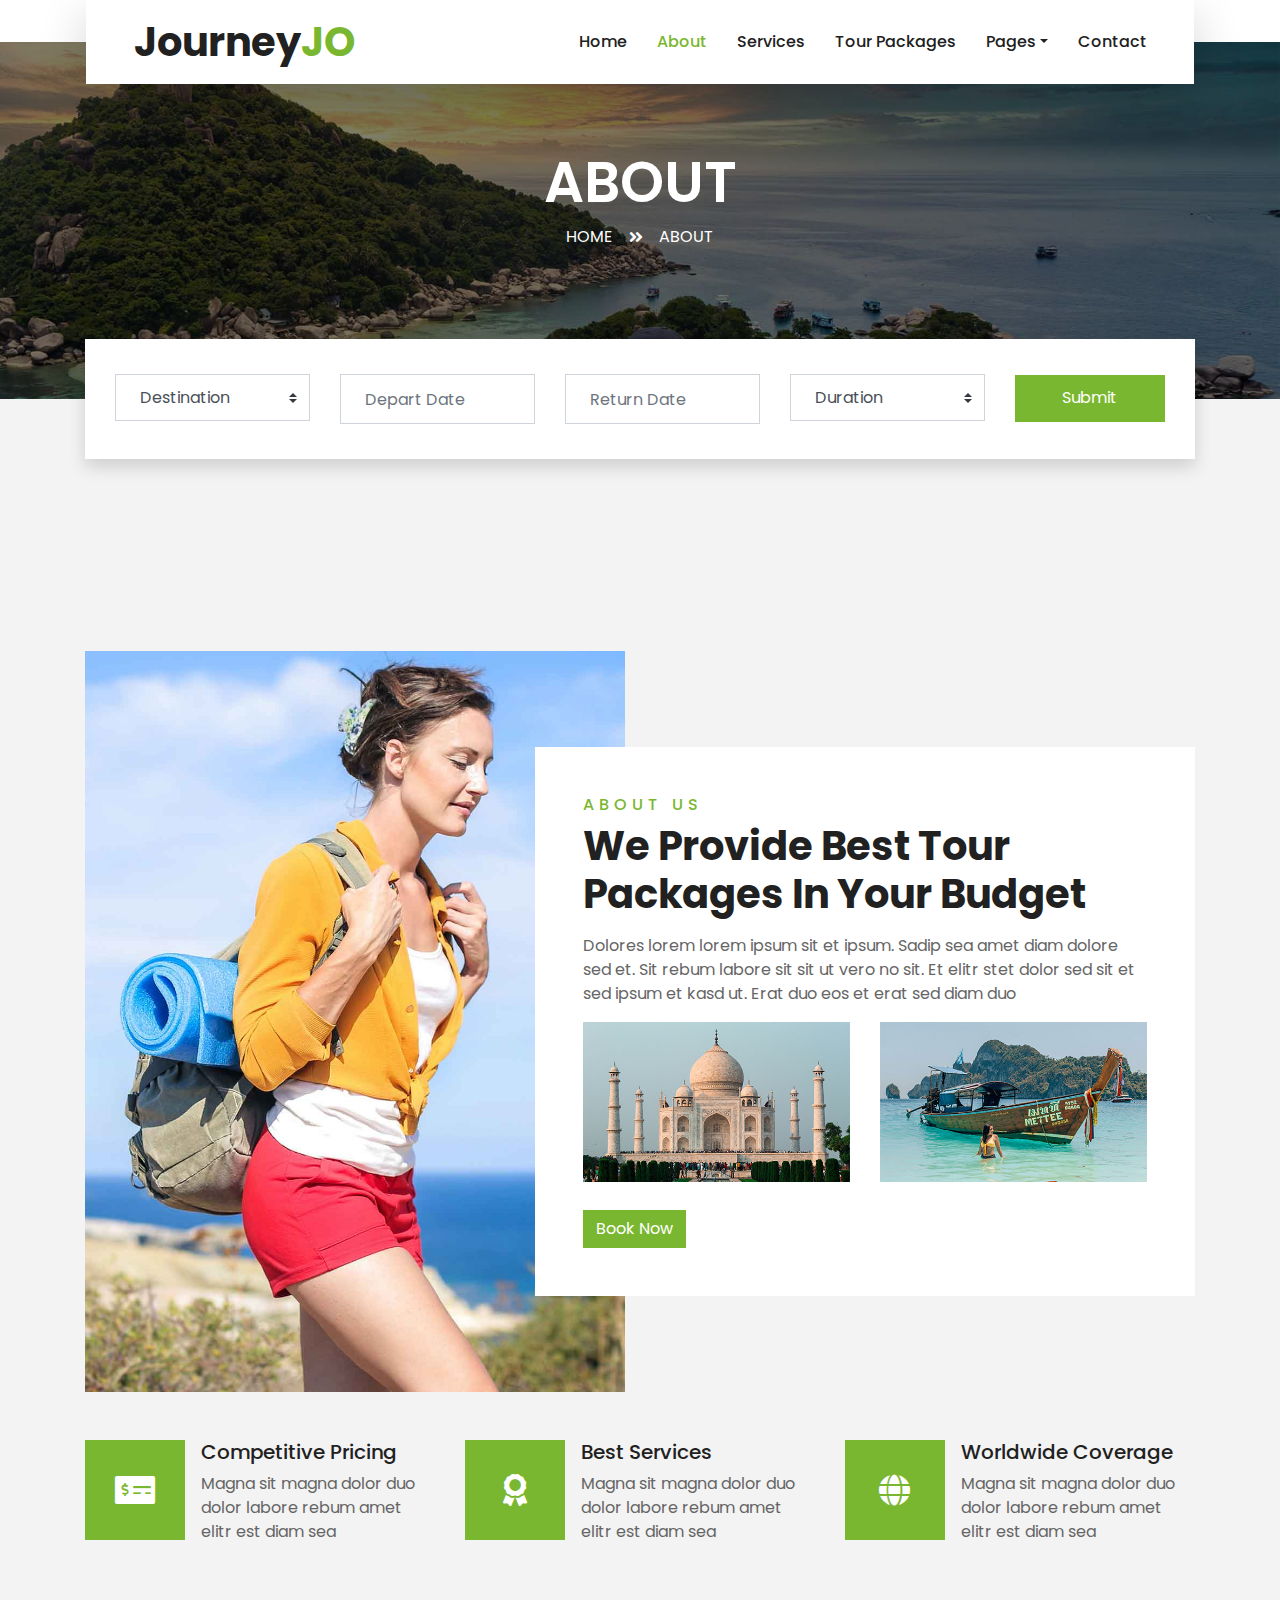
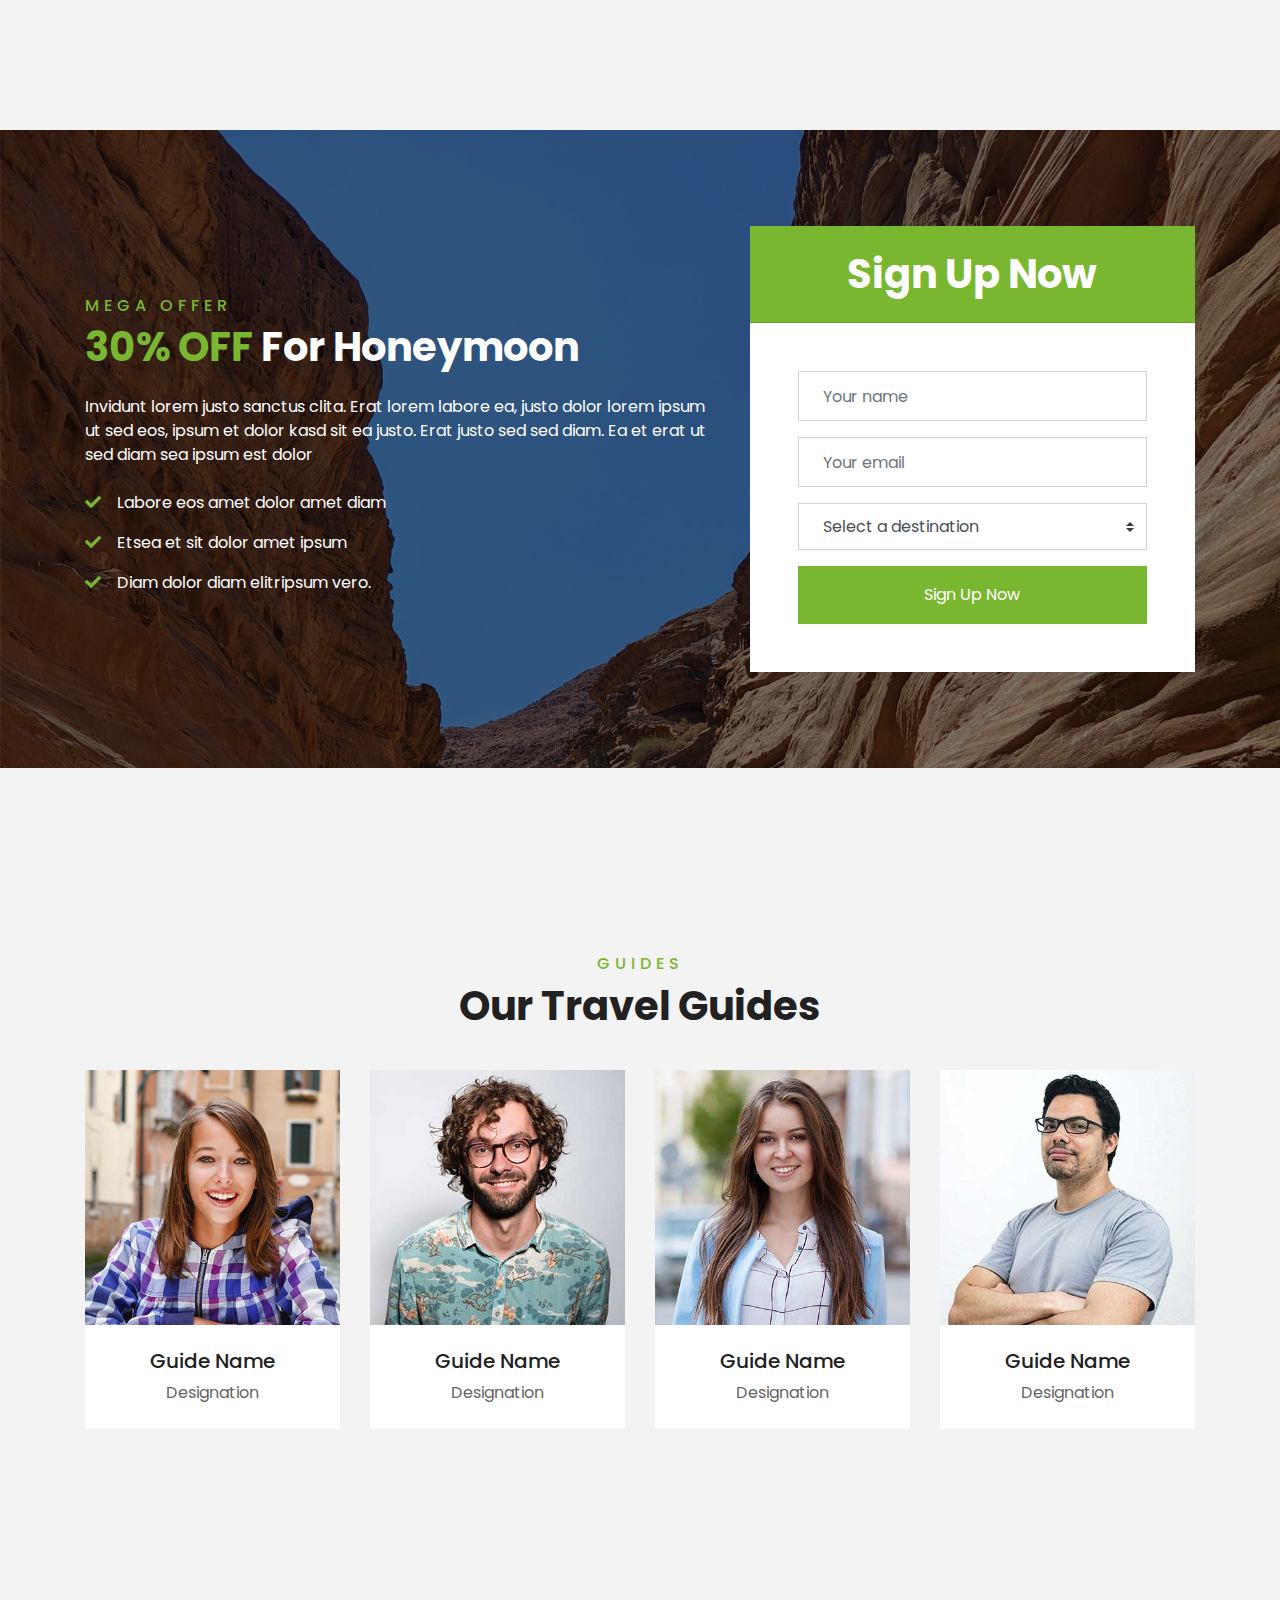
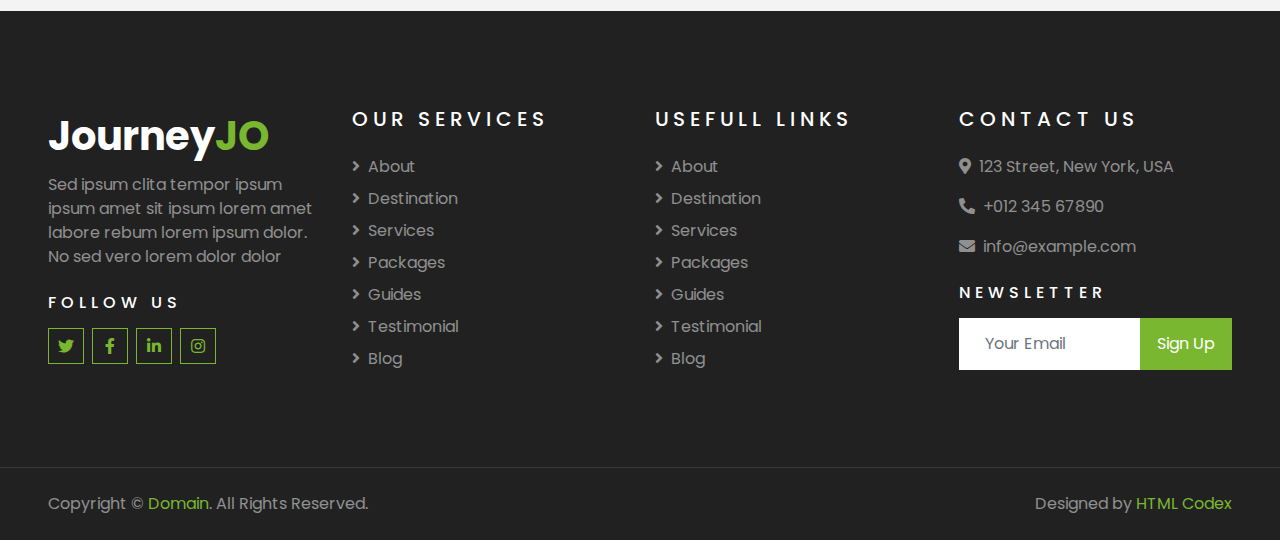
<file: about.html>
<!DOCTYPE html>
<html lang="en">

<head>
    <meta charset="utf-8">
    <title>TRAVELER - Free Travel Website Template</title>
    <meta content="width=device-width, initial-scale=1.0" name="viewport">
    <meta content="Free HTML Templates" name="keywords">
    <meta content="Free HTML Templates" name="description">

    <!-- Favicon -->
    <link href="img/favicon.ico" rel="icon">

    <!-- Google Web Fonts -->
    <link rel="preconnect" href="https://fonts.gstatic.com">
    <link href="https://fonts.googleapis.com/css2?family=Poppins:wght@400;500;600;700&display=swap" rel="stylesheet"> 

    <!-- Font Awesome -->
    <link href="https://cdnjs.cloudflare.com/ajax/libs/font-awesome/5.10.0/css/all.min.css" rel="stylesheet">

    <!-- Libraries Stylesheet -->
    <link href="lib/owlcarousel/assets/owl.carousel.min.css" rel="stylesheet">
    <link href="lib/tempusdominus/css/tempusdominus-bootstrap-4.min.css" rel="stylesheet" />

    <!-- Customized Bootstrap Stylesheet -->
    <link href="css/style.css" rel="stylesheet">
</head>

<body>


    <!-- Navbar Start -->
    <div class="container-fluid position-relative nav-bar p-0">
        <div class="container-lg position-relative p-0 px-lg-3" style="z-index: 9;">
            <nav class="navbar navbar-expand-lg bg-light navbar-light shadow-lg py-3 py-lg-0 pl-3 pl-lg-5">
                <a href="" class="navbar-brand">
                    <h1 class="m-0 text-primary"><span class="text-dark">Journey</span>JO</h1>
                </a>
                <button type="button" class="navbar-toggler" data-toggle="collapse" data-target="#navbarCollapse">
                    <span class="navbar-toggler-icon"></span>
                </button>
                <div class="collapse navbar-collapse justify-content-between px-3" id="navbarCollapse">
                    <div class="navbar-nav ml-auto py-0">
                        <a href="index.html" class="nav-item nav-link">Home</a>
                        <a href="about.html" class="nav-item nav-link active">About</a>
                        <a href="service.html" class="nav-item nav-link">Services</a>
                        <a href="package.html" class="nav-item nav-link">Tour Packages</a>
                        <div class="nav-item dropdown">
                            <a href="#" class="nav-link dropdown-toggle" data-toggle="dropdown">Pages</a>
                            <div class="dropdown-menu border-0 rounded-0 m-0">
                                <a href="blog.html" class="dropdown-item">Blog Grid</a>
                                <a href="single.html" class="dropdown-item">Blog Detail</a>
                                <a href="destination.html" class="dropdown-item">Destination</a>
                                <a href="guide.html" class="dropdown-item">Travel Guides</a>
                                <a href="testimonial.html" class="dropdown-item">Testimonial</a>
                            </div>
                        </div>
                        <a href="contact.html" class="nav-item nav-link">Contact</a>
                    </div>
                </div>
            </nav>
        </div>
    </div>
    <!-- Navbar End -->


    <!-- Header Start -->
    <div class="container-fluid page-header">
        <div class="container">
            <div class="d-flex flex-column align-items-center justify-content-center" style="min-height: 400px">
                <h3 class="display-4 text-white text-uppercase">About</h3>
                <div class="d-inline-flex text-white">
                    <p class="m-0 text-uppercase"><a class="text-white" href="">Home</a></p>
                    <i class="fa fa-angle-double-right pt-1 px-3"></i>
                    <p class="m-0 text-uppercase">About</p>
                </div>
            </div>
        </div>
    </div>
    <!-- Header End -->


    <!-- Booking Start -->
    <div class="container-fluid booking mt-5 pb-5">
        <div class="container pb-5">
            <div class="bg-light shadow" style="padding: 30px;">
                <div class="row align-items-center" style="min-height: 60px;">
                    <div class="col-md-10">
                        <div class="row">
                            <div class="col-md-3">
                                <div class="mb-3 mb-md-0">
                                    <select class="custom-select px-4" style="height: 47px;">
                                        <option selected>Destination</option>
                                        <option value="1">Destination 1</option>
                                        <option value="2">Destination 1</option>
                                        <option value="3">Destination 1</option>
                                    </select>
                                </div>
                            </div>
                            <div class="col-md-3">
                                <div class="mb-3 mb-md-0">
                                    <div class="date" id="date1" data-target-input="nearest">
                                        <input type="text" class="form-control p-4 datetimepicker-input" placeholder="Depart Date" data-target="#date1" data-toggle="datetimepicker"/>
                                    </div>
                                </div>
                            </div>
                            <div class="col-md-3">
                                <div class="mb-3 mb-md-0">
                                    <div class="date" id="date2" data-target-input="nearest">
                                        <input type="text" class="form-control p-4 datetimepicker-input" placeholder="Return Date" data-target="#date2" data-toggle="datetimepicker"/>
                                    </div>
                                </div>
                            </div>
                            <div class="col-md-3">
                                <div class="mb-3 mb-md-0">
                                    <select class="custom-select px-4" style="height: 47px;">
                                        <option selected>Duration</option>
                                        <option value="1">Duration 1</option>
                                        <option value="2">Duration 1</option>
                                        <option value="3">Duration 1</option>
                                    </select>
                                </div>
                            </div>
                        </div>
                    </div>
                    <div class="col-md-2">
                        <button class="btn btn-primary btn-block" type="submit" style="height: 47px; margin-top: -2px;">Submit</button>
                    </div>
                </div>
            </div>
        </div>
    </div>
    <!-- Booking End -->


    <!-- About Start -->
    <div class="container-fluid py-5">
        <div class="container pt-5">
            <div class="row">
                <div class="col-lg-6" style="min-height: 500px;">
                    <div class="position-relative h-100">
                        <img class="position-absolute w-100 h-100" src="img/about.jpg" style="object-fit: cover;">
                    </div>
                </div>
                <div class="col-lg-6 pt-5 pb-lg-5">
                    <div class="about-text bg-white p-4 p-lg-5 my-lg-5">
                        <h6 class="text-primary text-uppercase" style="letter-spacing: 5px;">About Us</h6>
                        <h1 class="mb-3">We Provide Best Tour Packages In Your Budget</h1>
                        <p>Dolores lorem lorem ipsum sit et ipsum. Sadip sea amet diam dolore sed et. Sit rebum labore sit sit ut vero no sit. Et elitr stet dolor sed sit et sed ipsum et kasd ut. Erat duo eos et erat sed diam duo</p>
                        <div class="row mb-4">
                            <div class="col-6">
                                <img class="img-fluid" src="img/about-1.jpg" alt="">
                            </div>
                            <div class="col-6">
                                <img class="img-fluid" src="img/about-2.jpg" alt="">
                            </div>
                        </div>
                        <a href="" class="btn btn-primary mt-1">Book Now</a>
                    </div>
                </div>
            </div>
        </div>
    </div>
    <!-- About End -->


    <!-- Feature Start -->
    <div class="container-fluid pb-5">
        <div class="container pb-5">
            <div class="row">
                <div class="col-md-4">
                    <div class="d-flex mb-4 mb-lg-0">
                        <div class="d-flex flex-shrink-0 align-items-center justify-content-center bg-primary mr-3" style="height: 100px; width: 100px;">
                            <i class="fa fa-2x fa-money-check-alt text-white"></i>
                        </div>
                        <div class="d-flex flex-column">
                            <h5 class="">Competitive Pricing</h5>
                            <p class="m-0">Magna sit magna dolor duo dolor labore rebum amet elitr est diam sea</p>
                        </div>
                    </div>
                </div>
                <div class="col-md-4">
                    <div class="d-flex mb-4 mb-lg-0">
                        <div class="d-flex flex-shrink-0 align-items-center justify-content-center bg-primary mr-3" style="height: 100px; width: 100px;">
                            <i class="fa fa-2x fa-award text-white"></i>
                        </div>
                        <div class="d-flex flex-column">
                            <h5 class="">Best Services</h5>
                            <p class="m-0">Magna sit magna dolor duo dolor labore rebum amet elitr est diam sea</p>
                        </div>
                    </div>
                </div>
                <div class="col-md-4">
                    <div class="d-flex mb-4 mb-lg-0">
                        <div class="d-flex flex-shrink-0 align-items-center justify-content-center bg-primary mr-3" style="height: 100px; width: 100px;">
                            <i class="fa fa-2x fa-globe text-white"></i>
                        </div>
                        <div class="d-flex flex-column">
                            <h5 class="">Worldwide Coverage</h5>
                            <p class="m-0">Magna sit magna dolor duo dolor labore rebum amet elitr est diam sea</p>
                        </div>
                    </div>
                </div>
            </div>
        </div>
    </div>
    <!-- Feature End -->


    <!-- Registration Start -->
    <div class="container-fluid bg-registration py-5" style="margin: 90px 0;">
        <div class="container py-5">
            <div class="row align-items-center">
                <div class="col-lg-7 mb-5 mb-lg-0">
                    <div class="mb-4">
                        <h6 class="text-primary text-uppercase" style="letter-spacing: 5px;">Mega Offer</h6>
                        <h1 class="text-white"><span class="text-primary">30% OFF</span> For Honeymoon</h1>
                    </div>
                    <p class="text-white">Invidunt lorem justo sanctus clita. Erat lorem labore ea, justo dolor lorem ipsum ut sed eos,
                        ipsum et dolor kasd sit ea justo. Erat justo sed sed diam. Ea et erat ut sed diam sea ipsum est
                        dolor</p>
                    <ul class="list-inline text-white m-0">
                        <li class="py-2"><i class="fa fa-check text-primary mr-3"></i>Labore eos amet dolor amet diam</li>
                        <li class="py-2"><i class="fa fa-check text-primary mr-3"></i>Etsea et sit dolor amet ipsum</li>
                        <li class="py-2"><i class="fa fa-check text-primary mr-3"></i>Diam dolor diam elitripsum vero.</li>
                    </ul>
                </div>
                <div class="col-lg-5">
                    <div class="card border-0">
                        <div class="card-header bg-primary text-center p-4">
                            <h1 class="text-white m-0">Sign Up Now</h1>
                        </div>
                        <div class="card-body rounded-bottom bg-white p-5">
                            <form>
                                <div class="form-group">
                                    <input type="text" class="form-control p-4" placeholder="Your name" required="required" />
                                </div>
                                <div class="form-group">
                                    <input type="email" class="form-control p-4" placeholder="Your email" required="required" />
                                </div>
                                <div class="form-group">
                                    <select class="custom-select px-4" style="height: 47px;">
                                        <option selected>Select a destination</option>
                                        <option value="1">destination 1</option>
                                        <option value="2">destination 1</option>
                                        <option value="3">destination 1</option>
                                    </select>
                                </div>
                                <div>
                                    <button class="btn btn-primary btn-block py-3" type="submit">Sign Up Now</button>
                                </div>
                            </form>
                        </div>
                    </div>
                </div>
            </div>
        </div>
    </div>
    <!-- Registration End -->


    <!-- Team Start -->
    <div class="container-fluid py-5">
        <div class="container pt-5 pb-3">
            <div class="text-center mb-3 pb-3">
                <h6 class="text-primary text-uppercase" style="letter-spacing: 5px;">Guides</h6>
                <h1>Our Travel Guides</h1>
            </div>
            <div class="row">
                <div class="col-lg-3 col-md-4 col-sm-6 pb-1">
                    <div class="team-item bg-white mb-4">
                        <div class="team-img position-relative overflow-hidden">
                            <img class="img-fluid w-100" src="img/team-1.jpg" alt="">
                            <div class="team-social">
                                <a class="btn btn-outline-primary btn-square" href=""><i class="fab fa-twitter"></i></a>
                                <a class="btn btn-outline-primary btn-square" href=""><i class="fab fa-facebook-f"></i></a>
                                <a class="btn btn-outline-primary btn-square" href=""><i class="fab fa-instagram"></i></a>
                                <a class="btn btn-outline-primary btn-square" href=""><i class="fab fa-linkedin-in"></i></a>
                            </div>
                        </div>
                        <div class="text-center py-4">
                            <h5 class="text-truncate">Guide Name</h5>
                            <p class="m-0">Designation</p>
                        </div>
                    </div>
                </div>
                <div class="col-lg-3 col-md-4 col-sm-6 pb-1">
                    <div class="team-item bg-white mb-4">
                        <div class="team-img position-relative overflow-hidden">
                            <img class="img-fluid w-100" src="img/team-2.jpg" alt="">
                            <div class="team-social">
                                <a class="btn btn-outline-primary btn-square" href=""><i class="fab fa-twitter"></i></a>
                                <a class="btn btn-outline-primary btn-square" href=""><i class="fab fa-facebook-f"></i></a>
                                <a class="btn btn-outline-primary btn-square" href=""><i class="fab fa-instagram"></i></a>
                                <a class="btn btn-outline-primary btn-square" href=""><i class="fab fa-linkedin-in"></i></a>
                            </div>
                        </div>
                        <div class="text-center py-4">
                            <h5 class="text-truncate">Guide Name</h5>
                            <p class="m-0">Designation</p>
                        </div>
                    </div>
                </div>
                <div class="col-lg-3 col-md-4 col-sm-6 pb-1">
                    <div class="team-item bg-white mb-4">
                        <div class="team-img position-relative overflow-hidden">
                            <img class="img-fluid w-100" src="img/team-3.jpg" alt="">
                            <div class="team-social">
                                <a class="btn btn-outline-primary btn-square" href=""><i class="fab fa-twitter"></i></a>
                                <a class="btn btn-outline-primary btn-square" href=""><i class="fab fa-facebook-f"></i></a>
                                <a class="btn btn-outline-primary btn-square" href=""><i class="fab fa-instagram"></i></a>
                                <a class="btn btn-outline-primary btn-square" href=""><i class="fab fa-linkedin-in"></i></a>
                            </div>
                        </div>
                        <div class="text-center py-4">
                            <h5 class="text-truncate">Guide Name</h5>
                            <p class="m-0">Designation</p>
                        </div>
                    </div>
                </div>
                <div class="col-lg-3 col-md-4 col-sm-6 pb-1">
                    <div class="team-item bg-white mb-4">
                        <div class="team-img position-relative overflow-hidden">
                            <img class="img-fluid w-100" src="img/team-4.jpg" alt="">
                            <div class="team-social">
                                <a class="btn btn-outline-primary btn-square" href=""><i class="fab fa-twitter"></i></a>
                                <a class="btn btn-outline-primary btn-square" href=""><i class="fab fa-facebook-f"></i></a>
                                <a class="btn btn-outline-primary btn-square" href=""><i class="fab fa-instagram"></i></a>
                                <a class="btn btn-outline-primary btn-square" href=""><i class="fab fa-linkedin-in"></i></a>
                            </div>
                        </div>
                        <div class="text-center py-4">
                            <h5 class="text-truncate">Guide Name</h5>
                            <p class="m-0">Designation</p>
                        </div>
                    </div>
                </div>
            </div>
        </div>
    </div>
    <!-- Team End -->


    <!-- Footer Start -->
    <div class="container-fluid bg-dark text-white-50 py-5 px-sm-3 px-lg-5" style="margin-top: 90px;">
        <div class="row pt-5">
            <div class="col-lg-3 col-md-6 mb-5">
                <a href="" class="navbar-brand">
                    <h1 class="text-primary"><span class="text-white">Journey</span>JO</h1>
                </a>
                <p>Sed ipsum clita tempor ipsum ipsum amet sit ipsum lorem amet labore rebum lorem ipsum dolor. No sed vero lorem dolor dolor</p>
                <h6 class="text-white text-uppercase mt-4 mb-3" style="letter-spacing: 5px;">Follow Us</h6>
                <div class="d-flex justify-content-start">
                    <a class="btn btn-outline-primary btn-square mr-2" href="#"><i class="fab fa-twitter"></i></a>
                    <a class="btn btn-outline-primary btn-square mr-2" href="#"><i class="fab fa-facebook-f"></i></a>
                    <a class="btn btn-outline-primary btn-square mr-2" href="#"><i class="fab fa-linkedin-in"></i></a>
                    <a class="btn btn-outline-primary btn-square" href="#"><i class="fab fa-instagram"></i></a>
                </div>
            </div>
            <div class="col-lg-3 col-md-6 mb-5">
                <h5 class="text-white text-uppercase mb-4" style="letter-spacing: 5px;">Our Services</h5>
                <div class="d-flex flex-column justify-content-start">
                    <a class="text-white-50 mb-2" href="#"><i class="fa fa-angle-right mr-2"></i>About</a>
                    <a class="text-white-50 mb-2" href="#"><i class="fa fa-angle-right mr-2"></i>Destination</a>
                    <a class="text-white-50 mb-2" href="#"><i class="fa fa-angle-right mr-2"></i>Services</a>
                    <a class="text-white-50 mb-2" href="#"><i class="fa fa-angle-right mr-2"></i>Packages</a>
                    <a class="text-white-50 mb-2" href="#"><i class="fa fa-angle-right mr-2"></i>Guides</a>
                    <a class="text-white-50 mb-2" href="#"><i class="fa fa-angle-right mr-2"></i>Testimonial</a>
                    <a class="text-white-50" href="#"><i class="fa fa-angle-right mr-2"></i>Blog</a>
                </div>
            </div>
            <div class="col-lg-3 col-md-6 mb-5">
                <h5 class="text-white text-uppercase mb-4" style="letter-spacing: 5px;">Usefull Links</h5>
                <div class="d-flex flex-column justify-content-start">
                    <a class="text-white-50 mb-2" href="#"><i class="fa fa-angle-right mr-2"></i>About</a>
                    <a class="text-white-50 mb-2" href="#"><i class="fa fa-angle-right mr-2"></i>Destination</a>
                    <a class="text-white-50 mb-2" href="#"><i class="fa fa-angle-right mr-2"></i>Services</a>
                    <a class="text-white-50 mb-2" href="#"><i class="fa fa-angle-right mr-2"></i>Packages</a>
                    <a class="text-white-50 mb-2" href="#"><i class="fa fa-angle-right mr-2"></i>Guides</a>
                    <a class="text-white-50 mb-2" href="#"><i class="fa fa-angle-right mr-2"></i>Testimonial</a>
                    <a class="text-white-50" href="#"><i class="fa fa-angle-right mr-2"></i>Blog</a>
                </div>
            </div>
            <div class="col-lg-3 col-md-6 mb-5">
                <h5 class="text-white text-uppercase mb-4" style="letter-spacing: 5px;">Contact Us</h5>
                <p><i class="fa fa-map-marker-alt mr-2"></i>123 Street, New York, USA</p>
                <p><i class="fa fa-phone-alt mr-2"></i>+012 345 67890</p>
                <p><i class="fa fa-envelope mr-2"></i>info@example.com</p>
                <h6 class="text-white text-uppercase mt-4 mb-3" style="letter-spacing: 5px;">Newsletter</h6>
                <div class="w-100">
                    <div class="input-group">
                        <input type="text" class="form-control border-light" style="padding: 25px;" placeholder="Your Email">
                        <div class="input-group-append">
                            <button class="btn btn-primary px-3">Sign Up</button>
                        </div>
                    </div>
                </div>
            </div>
        </div>
    </div>
    <div class="container-fluid bg-dark text-white border-top py-4 px-sm-3 px-md-5" style="border-color: rgba(256, 256, 256, .1) !important;">
        <div class="row">
            <div class="col-lg-6 text-center text-md-left mb-3 mb-md-0">
                <p class="m-0 text-white-50">Copyright &copy; <a href="#">Domain</a>. All Rights Reserved.</a>
                </p>
            </div>
            <div class="col-lg-6 text-center text-md-right">
                <p class="m-0 text-white-50">Designed by <a href="https://htmlcodex.com">HTML Codex</a>
                </p>
            </div>
        </div>
    </div>
    <!-- Footer End -->


    <!-- Back to Top -->
    <a href="#" class="btn btn-lg btn-primary btn-lg-square back-to-top"><i class="fa fa-angle-double-up"></i></a>


    <!-- JavaScript Libraries -->
    <script src="https://code.jquery.com/jquery-3.4.1.min.js"></script>
    <script src="https://stackpath.bootstrapcdn.com/bootstrap/4.4.1/js/bootstrap.bundle.min.js"></script>
    <script src="lib/easing/easing.min.js"></script>
    <script src="lib/owlcarousel/owl.carousel.min.js"></script>
    <script src="lib/tempusdominus/js/moment.min.js"></script>
    <script src="lib/tempusdominus/js/moment-timezone.min.js"></script>
    <script src="lib/tempusdominus/js/tempusdominus-bootstrap-4.min.js"></script>

    <!-- Contact Javascript File -->
    <script src="mail/jqBootstrapValidation.min.js"></script>
    <script src="mail/contact.js"></script>

    <!-- Template Javascript -->
    <script src="js/main.js"></script>
</body>

</html>
</file>
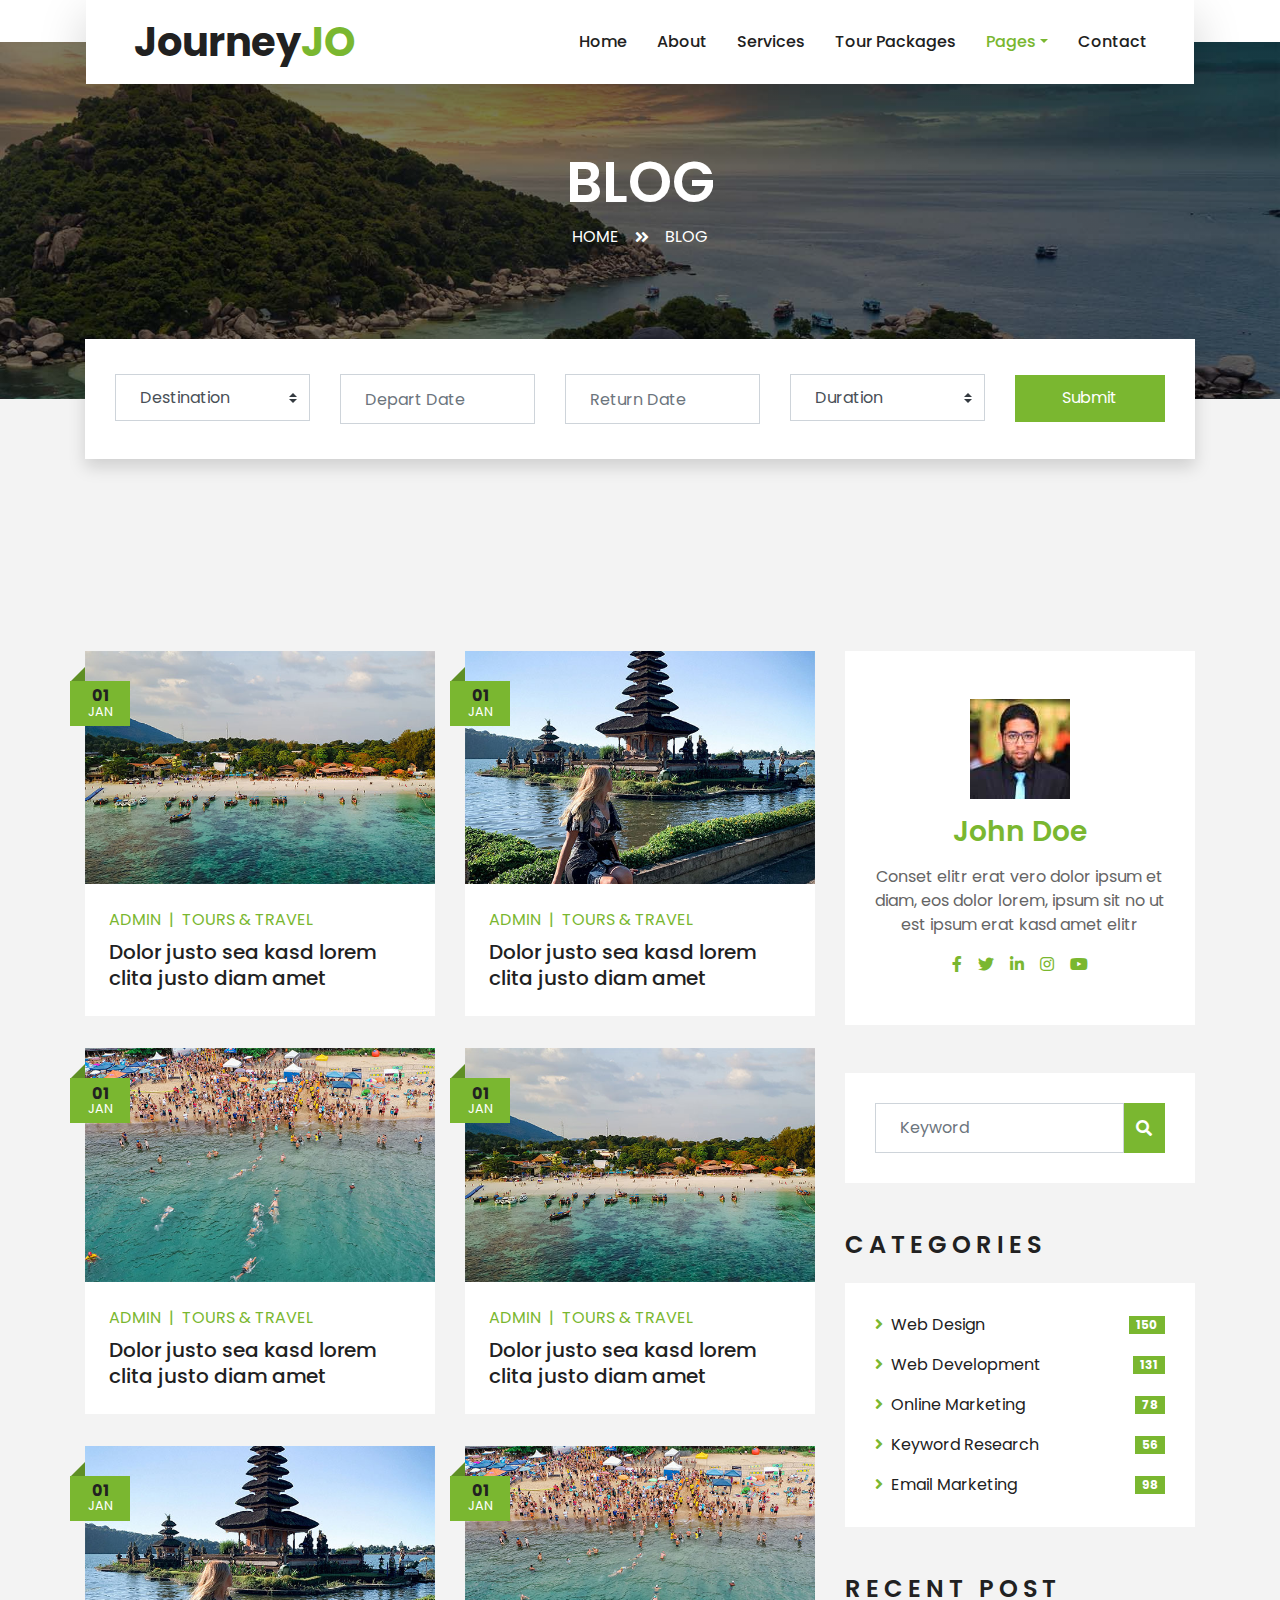
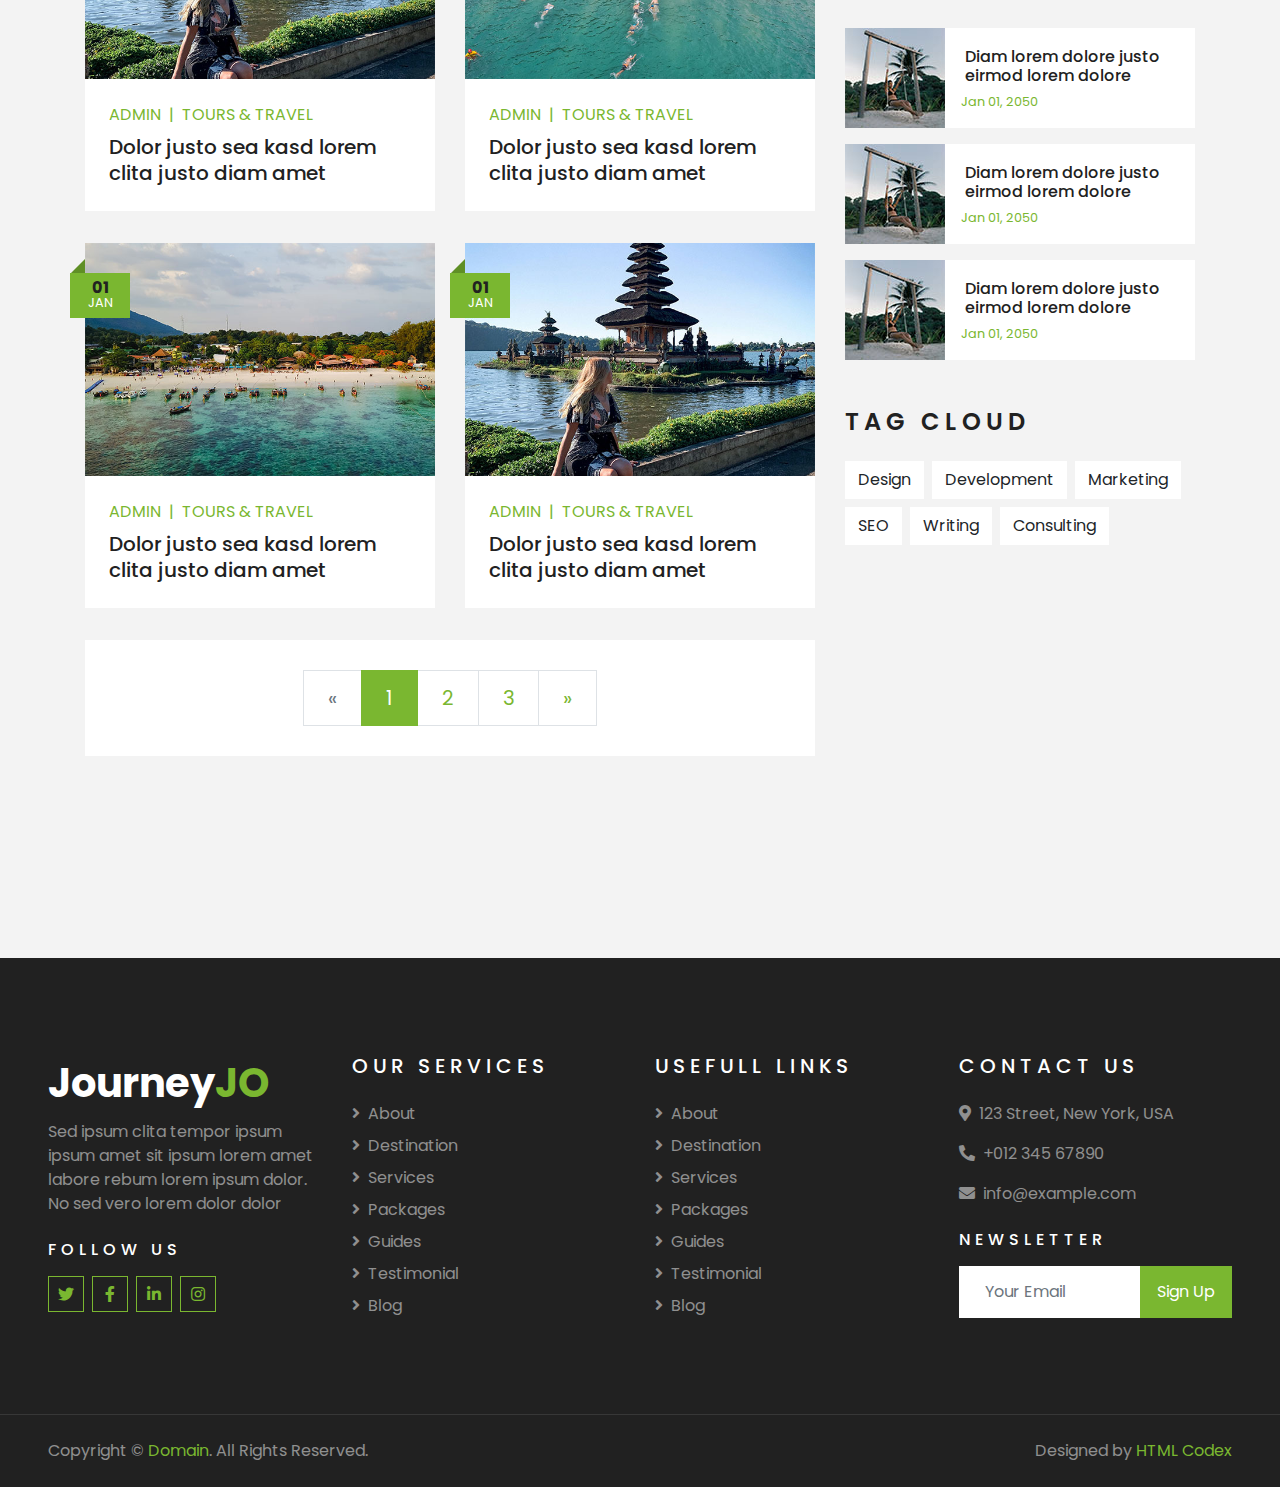
<file: blog.html>
<!DOCTYPE html>
<html lang="en">

<head>
    <meta charset="utf-8">
    <title>TRAVELER - Free Travel Website Template</title>
    <meta content="width=device-width, initial-scale=1.0" name="viewport">
    <meta content="Free HTML Templates" name="keywords">
    <meta content="Free HTML Templates" name="description">

    <!-- Favicon -->
    <link href="img/favicon.ico" rel="icon">

    <!-- Google Web Fonts -->
    <link rel="preconnect" href="https://fonts.gstatic.com">
    <link href="https://fonts.googleapis.com/css2?family=Poppins:wght@400;500;600;700&display=swap" rel="stylesheet"> 

    <!-- Font Awesome -->
    <link href="https://cdnjs.cloudflare.com/ajax/libs/font-awesome/5.10.0/css/all.min.css" rel="stylesheet">

    <!-- Libraries Stylesheet -->
    <link href="lib/owlcarousel/assets/owl.carousel.min.css" rel="stylesheet">
    <link href="lib/tempusdominus/css/tempusdominus-bootstrap-4.min.css" rel="stylesheet" />

    <!-- Customized Bootstrap Stylesheet -->
    <link href="css/style.css" rel="stylesheet">
</head>

<body>
    
    <!-- Navbar Start -->
    <div class="container-fluid position-relative nav-bar p-0">
        <div class="container-lg position-relative p-0 px-lg-3" style="z-index: 9;">
            <nav class="navbar navbar-expand-lg bg-light navbar-light shadow-lg py-3 py-lg-0 pl-3 pl-lg-5">
                <a href="" class="navbar-brand">
                    <h1 class="m-0 text-primary"><span class="text-dark">Journey</span>JO</h1>
                </a>
                <button type="button" class="navbar-toggler" data-toggle="collapse" data-target="#navbarCollapse">
                    <span class="navbar-toggler-icon"></span>
                </button>
                <div class="collapse navbar-collapse justify-content-between px-3" id="navbarCollapse">
                    <div class="navbar-nav ml-auto py-0">
                        <a href="index.html" class="nav-item nav-link">Home</a>
                        <a href="about.html" class="nav-item nav-link">About</a>
                        <a href="service.html" class="nav-item nav-link">Services</a>
                        <a href="package.html" class="nav-item nav-link">Tour Packages</a>
                        <div class="nav-item dropdown">
                            <a href="#" class="nav-link dropdown-toggle active" data-toggle="dropdown">Pages</a>
                            <div class="dropdown-menu border-0 rounded-0 m-0">
                                <a href="blog.html" class="dropdown-item active">Blog Grid</a>
                                <a href="single.html" class="dropdown-item">Blog Detail</a>
                                <a href="destination.html" class="dropdown-item">Destination</a>
                                <a href="guide.html" class="dropdown-item">Travel Guides</a>
                                <a href="testimonial.html" class="dropdown-item">Testimonial</a>
                            </div>
                        </div>
                        <a href="contact.html" class="nav-item nav-link">Contact</a>
                    </div>
                </div>
            </nav>
        </div>
    </div>
    <!-- Navbar End -->


    <!-- Header Start -->
    <div class="container-fluid page-header">
        <div class="container">
            <div class="d-flex flex-column align-items-center justify-content-center" style="min-height: 400px">
                <h3 class="display-4 text-white text-uppercase">Blog</h3>
                <div class="d-inline-flex text-white">
                    <p class="m-0 text-uppercase"><a class="text-white" href="">Home</a></p>
                    <i class="fa fa-angle-double-right pt-1 px-3"></i>
                    <p class="m-0 text-uppercase">Blog</p>
                </div>
            </div>
        </div>
    </div>
    <!-- Header End -->


    <!-- Booking Start -->
    <div class="container-fluid booking mt-5 pb-5">
        <div class="container pb-5">
            <div class="bg-light shadow" style="padding: 30px;">
                <div class="row align-items-center" style="min-height: 60px;">
                    <div class="col-md-10">
                        <div class="row">
                            <div class="col-md-3">
                                <div class="mb-3 mb-md-0">
                                    <select class="custom-select px-4" style="height: 47px;">
                                        <option selected>Destination</option>
                                        <option value="1">Destination 1</option>
                                        <option value="2">Destination 1</option>
                                        <option value="3">Destination 1</option>
                                    </select>
                                </div>
                            </div>
                            <div class="col-md-3">
                                <div class="mb-3 mb-md-0">
                                    <div class="date" id="date1" data-target-input="nearest">
                                        <input type="text" class="form-control p-4 datetimepicker-input" placeholder="Depart Date" data-target="#date1" data-toggle="datetimepicker"/>
                                    </div>
                                </div>
                            </div>
                            <div class="col-md-3">
                                <div class="mb-3 mb-md-0">
                                    <div class="date" id="date2" data-target-input="nearest">
                                        <input type="text" class="form-control p-4 datetimepicker-input" placeholder="Return Date" data-target="#date2" data-toggle="datetimepicker"/>
                                    </div>
                                </div>
                            </div>
                            <div class="col-md-3">
                                <div class="mb-3 mb-md-0">
                                    <select class="custom-select px-4" style="height: 47px;">
                                        <option selected>Duration</option>
                                        <option value="1">Duration 1</option>
                                        <option value="2">Duration 1</option>
                                        <option value="3">Duration 1</option>
                                    </select>
                                </div>
                            </div>
                        </div>
                    </div>
                    <div class="col-md-2">
                        <button class="btn btn-primary btn-block" type="submit" style="height: 47px; margin-top: -2px;">Submit</button>
                    </div>
                </div>
            </div>
        </div>
    </div>
    <!-- Booking End -->


    <!-- Blog Start -->
    <div class="container-fluid py-5">
        <div class="container py-5">
            <div class="row">
                <div class="col-lg-8">
                    <div class="row pb-3">
                        <div class="col-md-6 mb-4 pb-2">
                            <div class="blog-item">
                                <div class="position-relative">
                                    <img class="img-fluid w-100" src="img/blog-1.jpg" alt="">
                                    <div class="blog-date">
                                        <h6 class="font-weight-bold mb-n1">01</h6>
                                        <small class="text-white text-uppercase">Jan</small>
                                    </div>
                                </div>
                                <div class="bg-white p-4">
                                    <div class="d-flex mb-2">
                                        <a class="text-primary text-uppercase text-decoration-none" href="">Admin</a>
                                        <span class="text-primary px-2">|</span>
                                        <a class="text-primary text-uppercase text-decoration-none" href="">Tours & Travel</a>
                                    </div>
                                    <a class="h5 m-0 text-decoration-none" href="">Dolor justo sea kasd lorem clita justo diam amet</a>
                                </div>
                            </div>
                        </div>
                        <div class="col-md-6 mb-4 pb-2">
                            <div class="blog-item">
                                <div class="position-relative">
                                    <img class="img-fluid w-100" src="img/blog-2.jpg" alt="">
                                    <div class="blog-date">
                                        <h6 class="font-weight-bold mb-n1">01</h6>
                                        <small class="text-white text-uppercase">Jan</small>
                                    </div>
                                </div>
                                <div class="bg-white p-4">
                                    <div class="d-flex mb-2">
                                        <a class="text-primary text-uppercase text-decoration-none" href="">Admin</a>
                                        <span class="text-primary px-2">|</span>
                                        <a class="text-primary text-uppercase text-decoration-none" href="">Tours & Travel</a>
                                    </div>
                                    <a class="h5 m-0 text-decoration-none" href="">Dolor justo sea kasd lorem clita justo diam amet</a>
                                </div>
                            </div>
                        </div>
                        <div class="col-md-6 mb-4 pb-2">
                            <div class="blog-item">
                                <div class="position-relative">
                                    <img class="img-fluid w-100" src="img/blog-3.jpg" alt="">
                                    <div class="blog-date">
                                        <h6 class="font-weight-bold mb-n1">01</h6>
                                        <small class="text-white text-uppercase">Jan</small>
                                    </div>
                                </div>
                                <div class="bg-white p-4">
                                    <div class="d-flex mb-2">
                                        <a class="text-primary text-uppercase text-decoration-none" href="">Admin</a>
                                        <span class="text-primary px-2">|</span>
                                        <a class="text-primary text-uppercase text-decoration-none" href="">Tours & Travel</a>
                                    </div>
                                    <a class="h5 m-0 text-decoration-none" href="">Dolor justo sea kasd lorem clita justo diam amet</a>
                                </div>
                            </div>
                        </div>
                        <div class="col-md-6 mb-4 pb-2">
                            <div class="blog-item">
                                <div class="position-relative">
                                    <img class="img-fluid w-100" src="img/blog-1.jpg" alt="">
                                    <div class="blog-date">
                                        <h6 class="font-weight-bold mb-n1">01</h6>
                                        <small class="text-white text-uppercase">Jan</small>
                                    </div>
                                </div>
                                <div class="bg-white p-4">
                                    <div class="d-flex mb-2">
                                        <a class="text-primary text-uppercase text-decoration-none" href="">Admin</a>
                                        <span class="text-primary px-2">|</span>
                                        <a class="text-primary text-uppercase text-decoration-none" href="">Tours & Travel</a>
                                    </div>
                                    <a class="h5 m-0 text-decoration-none" href="">Dolor justo sea kasd lorem clita justo diam amet</a>
                                </div>
                            </div>
                        </div>
                        <div class="col-md-6 mb-4 pb-2">
                            <div class="blog-item">
                                <div class="position-relative">
                                    <img class="img-fluid w-100" src="img/blog-2.jpg" alt="">
                                    <div class="blog-date">
                                        <h6 class="font-weight-bold mb-n1">01</h6>
                                        <small class="text-white text-uppercase">Jan</small>
                                    </div>
                                </div>
                                <div class="bg-white p-4">
                                    <div class="d-flex mb-2">
                                        <a class="text-primary text-uppercase text-decoration-none" href="">Admin</a>
                                        <span class="text-primary px-2">|</span>
                                        <a class="text-primary text-uppercase text-decoration-none" href="">Tours & Travel</a>
                                    </div>
                                    <a class="h5 m-0 text-decoration-none" href="">Dolor justo sea kasd lorem clita justo diam amet</a>
                                </div>
                            </div>
                        </div>
                        <div class="col-md-6 mb-4 pb-2">
                            <div class="blog-item">
                                <div class="position-relative">
                                    <img class="img-fluid w-100" src="img/blog-3.jpg" alt="">
                                    <div class="blog-date">
                                        <h6 class="font-weight-bold mb-n1">01</h6>
                                        <small class="text-white text-uppercase">Jan</small>
                                    </div>
                                </div>
                                <div class="bg-white p-4">
                                    <div class="d-flex mb-2">
                                        <a class="text-primary text-uppercase text-decoration-none" href="">Admin</a>
                                        <span class="text-primary px-2">|</span>
                                        <a class="text-primary text-uppercase text-decoration-none" href="">Tours & Travel</a>
                                    </div>
                                    <a class="h5 m-0 text-decoration-none" href="">Dolor justo sea kasd lorem clita justo diam amet</a>
                                </div>
                            </div>
                        </div>
                        <div class="col-md-6 mb-4 pb-2">
                            <div class="blog-item">
                                <div class="position-relative">
                                    <img class="img-fluid w-100" src="img/blog-1.jpg" alt="">
                                    <div class="blog-date">
                                        <h6 class="font-weight-bold mb-n1">01</h6>
                                        <small class="text-white text-uppercase">Jan</small>
                                    </div>
                                </div>
                                <div class="bg-white p-4">
                                    <div class="d-flex mb-2">
                                        <a class="text-primary text-uppercase text-decoration-none" href="">Admin</a>
                                        <span class="text-primary px-2">|</span>
                                        <a class="text-primary text-uppercase text-decoration-none" href="">Tours & Travel</a>
                                    </div>
                                    <a class="h5 m-0 text-decoration-none" href="">Dolor justo sea kasd lorem clita justo diam amet</a>
                                </div>
                            </div>
                        </div>
                        <div class="col-md-6 mb-4 pb-2">
                            <div class="blog-item">
                                <div class="position-relative">
                                    <img class="img-fluid w-100" src="img/blog-2.jpg" alt="">
                                    <div class="blog-date">
                                        <h6 class="font-weight-bold mb-n1">01</h6>
                                        <small class="text-white text-uppercase">Jan</small>
                                    </div>
                                </div>
                                <div class="bg-white p-4">
                                    <div class="d-flex mb-2">
                                        <a class="text-primary text-uppercase text-decoration-none" href="">Admin</a>
                                        <span class="text-primary px-2">|</span>
                                        <a class="text-primary text-uppercase text-decoration-none" href="">Tours & Travel</a>
                                    </div>
                                    <a class="h5 m-0 text-decoration-none" href="">Dolor justo sea kasd lorem clita justo diam amet</a>
                                </div>
                            </div>
                        </div>
                        <div class="col-12">
                            <nav aria-label="Page navigation">
                                <ul class="pagination pagination-lg justify-content-center bg-white mb-0" style="padding: 30px;">
                                  <li class="page-item disabled">
                                    <a class="page-link" href="#" aria-label="Previous">
                                      <span aria-hidden="true">&laquo;</span>
                                      <span class="sr-only">Previous</span>
                                    </a>
                                  </li>
                                  <li class="page-item active"><a class="page-link" href="#">1</a></li>
                                  <li class="page-item"><a class="page-link" href="#">2</a></li>
                                  <li class="page-item"><a class="page-link" href="#">3</a></li>
                                  <li class="page-item">
                                    <a class="page-link" href="#" aria-label="Next">
                                      <span aria-hidden="true">&raquo;</span>
                                      <span class="sr-only">Next</span>
                                    </a>
                                  </li>
                                </ul>
                              </nav>
                        </div>
                    </div>
                </div>
    
                <div class="col-lg-4 mt-5 mt-lg-0">
                    <!-- Author Bio -->
                    <div class="d-flex flex-column text-center bg-white mb-5 py-5 px-4">
                        <img src="img/user.jpg" class="img-fluid mx-auto mb-3" style="width: 100px;">
                        <h3 class="text-primary mb-3">John Doe</h3>
                        <p>Conset elitr erat vero dolor ipsum et diam, eos dolor lorem, ipsum sit no ut est  ipsum erat kasd amet elitr</p>
                        <div class="d-flex justify-content-center">
                            <a class="text-primary px-2" href="">
                                <i class="fab fa-facebook-f"></i>
                            </a>
                            <a class="text-primary px-2" href="">
                                <i class="fab fa-twitter"></i>
                            </a>
                            <a class="text-primary px-2" href="">
                                <i class="fab fa-linkedin-in"></i>
                            </a>
                            <a class="text-primary px-2" href="">
                                <i class="fab fa-instagram"></i>
                            </a>
                            <a class="text-primary px-2" href="">
                                <i class="fab fa-youtube"></i>
                            </a>
                        </div>
                    </div>
    
                    <!-- Search Form -->
                    <div class="mb-5">
                        <div class="bg-white" style="padding: 30px;">
                            <div class="input-group">
                                <input type="text" class="form-control p-4" placeholder="Keyword">
                                <div class="input-group-append">
                                    <span class="input-group-text bg-primary border-primary text-white"><i
                                            class="fa fa-search"></i></span>
                                </div>
                            </div>
                        </div>
                    </div>

                    <!-- Category List -->
                    <div class="mb-5">
                        <h4 class="text-uppercase mb-4" style="letter-spacing: 5px;">Categories</h4>
                        <div class="bg-white" style="padding: 30px;">
                            <ul class="list-inline m-0">
                                <li class="mb-3 d-flex justify-content-between align-items-center">
                                    <a class="text-dark" href="#"><i class="fa fa-angle-right text-primary mr-2"></i>Web
                                        Design</a>
                                    <span class="badge badge-primary badge-pill">150</span>
                                </li>
                                <li class="mb-3 d-flex justify-content-between align-items-center">
                                    <a class="text-dark" href="#"><i class="fa fa-angle-right text-primary mr-2"></i>Web
                                        Development</a>
                                    <span class="badge badge-primary badge-pill">131</span>
                                </li>
                                <li class="mb-3 d-flex justify-content-between align-items-center">
                                    <a class="text-dark" href="#"><i
                                            class="fa fa-angle-right text-primary mr-2"></i>Online Marketing</a>
                                    <span class="badge badge-primary badge-pill">78</span>
                                </li>
                                <li class="mb-3 d-flex justify-content-between align-items-center">
                                    <a class="text-dark" href="#"><i
                                            class="fa fa-angle-right text-primary mr-2"></i>Keyword Research</a>
                                    <span class="badge badge-primary badge-pill">56</span>
                                </li>
                                <li class="d-flex justify-content-between align-items-center">
                                    <a class="text-dark" href="#"><i
                                            class="fa fa-angle-right text-primary mr-2"></i>Email Marketing</a>
                                    <span class="badge badge-primary badge-pill">98</span>
                                </li>
                            </ul>
                        </div>
                    </div>
    
                    <!-- Recent Post -->
                    <div class="mb-5">
                        <h4 class="text-uppercase mb-4" style="letter-spacing: 5px;">Recent Post</h4>
                        <a class="d-flex align-items-center text-decoration-none bg-white mb-3" href="">
                            <img class="img-fluid" src="img/blog-100x100.jpg" alt="">
                            <div class="pl-3">
                                <h6 class="m-1">Diam lorem dolore justo eirmod lorem dolore</h6>
                                <small>Jan 01, 2050</small>
                            </div>
                        </a>
                        <a class="d-flex align-items-center text-decoration-none bg-white mb-3" href="">
                            <img class="img-fluid" src="img/blog-100x100.jpg" alt="">
                            <div class="pl-3">
                                <h6 class="m-1">Diam lorem dolore justo eirmod lorem dolore</h6>
                                <small>Jan 01, 2050</small>
                            </div>
                        </a>
                        <a class="d-flex align-items-center text-decoration-none bg-white mb-3" href="">
                            <img class="img-fluid" src="img/blog-100x100.jpg" alt="">
                            <div class="pl-3">
                                <h6 class="m-1">Diam lorem dolore justo eirmod lorem dolore</h6>
                                <small>Jan 01, 2050</small>
                            </div>
                        </a>
                    </div>
    
                    <!-- Tag Cloud -->
                    <div class="mb-5">
                        <h4 class="text-uppercase mb-4" style="letter-spacing: 5px;">Tag Cloud</h4>
                        <div class="d-flex flex-wrap m-n1">
                            <a href="" class="btn btn-light m-1">Design</a>
                            <a href="" class="btn btn-light m-1">Development</a>
                            <a href="" class="btn btn-light m-1">Marketing</a>
                            <a href="" class="btn btn-light m-1">SEO</a>
                            <a href="" class="btn btn-light m-1">Writing</a>
                            <a href="" class="btn btn-light m-1">Consulting</a>
                        </div>
                    </div>
                </div>
            </div>
        </div>
    </div>
    <!-- Blog End -->


    <!-- Footer Start -->
    <div class="container-fluid bg-dark text-white-50 py-5 px-sm-3 px-lg-5" style="margin-top: 90px;">
        <div class="row pt-5">
            <div class="col-lg-3 col-md-6 mb-5">
                <a href="" class="navbar-brand">
                    <h1 class="text-primary"><span class="text-white">Journey</span>JO</h1>
                </a>
                <p>Sed ipsum clita tempor ipsum ipsum amet sit ipsum lorem amet labore rebum lorem ipsum dolor. No sed vero lorem dolor dolor</p>
                <h6 class="text-white text-uppercase mt-4 mb-3" style="letter-spacing: 5px;">Follow Us</h6>
                <div class="d-flex justify-content-start">
                    <a class="btn btn-outline-primary btn-square mr-2" href="#"><i class="fab fa-twitter"></i></a>
                    <a class="btn btn-outline-primary btn-square mr-2" href="#"><i class="fab fa-facebook-f"></i></a>
                    <a class="btn btn-outline-primary btn-square mr-2" href="#"><i class="fab fa-linkedin-in"></i></a>
                    <a class="btn btn-outline-primary btn-square" href="#"><i class="fab fa-instagram"></i></a>
                </div>
            </div>
            <div class="col-lg-3 col-md-6 mb-5">
                <h5 class="text-white text-uppercase mb-4" style="letter-spacing: 5px;">Our Services</h5>
                <div class="d-flex flex-column justify-content-start">
                    <a class="text-white-50 mb-2" href="#"><i class="fa fa-angle-right mr-2"></i>About</a>
                    <a class="text-white-50 mb-2" href="#"><i class="fa fa-angle-right mr-2"></i>Destination</a>
                    <a class="text-white-50 mb-2" href="#"><i class="fa fa-angle-right mr-2"></i>Services</a>
                    <a class="text-white-50 mb-2" href="#"><i class="fa fa-angle-right mr-2"></i>Packages</a>
                    <a class="text-white-50 mb-2" href="#"><i class="fa fa-angle-right mr-2"></i>Guides</a>
                    <a class="text-white-50 mb-2" href="#"><i class="fa fa-angle-right mr-2"></i>Testimonial</a>
                    <a class="text-white-50" href="#"><i class="fa fa-angle-right mr-2"></i>Blog</a>
                </div>
            </div>
            <div class="col-lg-3 col-md-6 mb-5">
                <h5 class="text-white text-uppercase mb-4" style="letter-spacing: 5px;">Usefull Links</h5>
                <div class="d-flex flex-column justify-content-start">
                    <a class="text-white-50 mb-2" href="#"><i class="fa fa-angle-right mr-2"></i>About</a>
                    <a class="text-white-50 mb-2" href="#"><i class="fa fa-angle-right mr-2"></i>Destination</a>
                    <a class="text-white-50 mb-2" href="#"><i class="fa fa-angle-right mr-2"></i>Services</a>
                    <a class="text-white-50 mb-2" href="#"><i class="fa fa-angle-right mr-2"></i>Packages</a>
                    <a class="text-white-50 mb-2" href="#"><i class="fa fa-angle-right mr-2"></i>Guides</a>
                    <a class="text-white-50 mb-2" href="#"><i class="fa fa-angle-right mr-2"></i>Testimonial</a>
                    <a class="text-white-50" href="#"><i class="fa fa-angle-right mr-2"></i>Blog</a>
                </div>
            </div>
            <div class="col-lg-3 col-md-6 mb-5">
                <h5 class="text-white text-uppercase mb-4" style="letter-spacing: 5px;">Contact Us</h5>
                <p><i class="fa fa-map-marker-alt mr-2"></i>123 Street, New York, USA</p>
                <p><i class="fa fa-phone-alt mr-2"></i>+012 345 67890</p>
                <p><i class="fa fa-envelope mr-2"></i>info@example.com</p>
                <h6 class="text-white text-uppercase mt-4 mb-3" style="letter-spacing: 5px;">Newsletter</h6>
                <div class="w-100">
                    <div class="input-group">
                        <input type="text" class="form-control border-light" style="padding: 25px;" placeholder="Your Email">
                        <div class="input-group-append">
                            <button class="btn btn-primary px-3">Sign Up</button>
                        </div>
                    </div>
                </div>
            </div>
        </div>
    </div>
    <div class="container-fluid bg-dark text-white border-top py-4 px-sm-3 px-md-5" style="border-color: rgba(256, 256, 256, .1) !important;">
        <div class="row">
            <div class="col-lg-6 text-center text-md-left mb-3 mb-md-0">
                <p class="m-0 text-white-50">Copyright &copy; <a href="#">Domain</a>. All Rights Reserved.</a>
                </p>
            </div>
            <div class="col-lg-6 text-center text-md-right">
                <p class="m-0 text-white-50">Designed by <a href="https://htmlcodex.com">HTML Codex</a>
                </p>
            </div>
        </div>
    </div>
    <!-- Footer End -->


    <!-- Back to Top -->
    <a href="#" class="btn btn-lg btn-primary btn-lg-square back-to-top"><i class="fa fa-angle-double-up"></i></a>


    <!-- JavaScript Libraries -->
    <script src="https://code.jquery.com/jquery-3.4.1.min.js"></script>
    <script src="https://stackpath.bootstrapcdn.com/bootstrap/4.4.1/js/bootstrap.bundle.min.js"></script>
    <script src="lib/easing/easing.min.js"></script>
    <script src="lib/owlcarousel/owl.carousel.min.js"></script>
    <script src="lib/tempusdominus/js/moment.min.js"></script>
    <script src="lib/tempusdominus/js/moment-timezone.min.js"></script>
    <script src="lib/tempusdominus/js/tempusdominus-bootstrap-4.min.js"></script>

    <!-- Contact Javascript File -->
    <script src="mail/jqBootstrapValidation.min.js"></script>
    <script src="mail/contact.js"></script>

    <!-- Template Javascript -->
    <script src="js/main.js"></script>
</body>

</html>
</file>
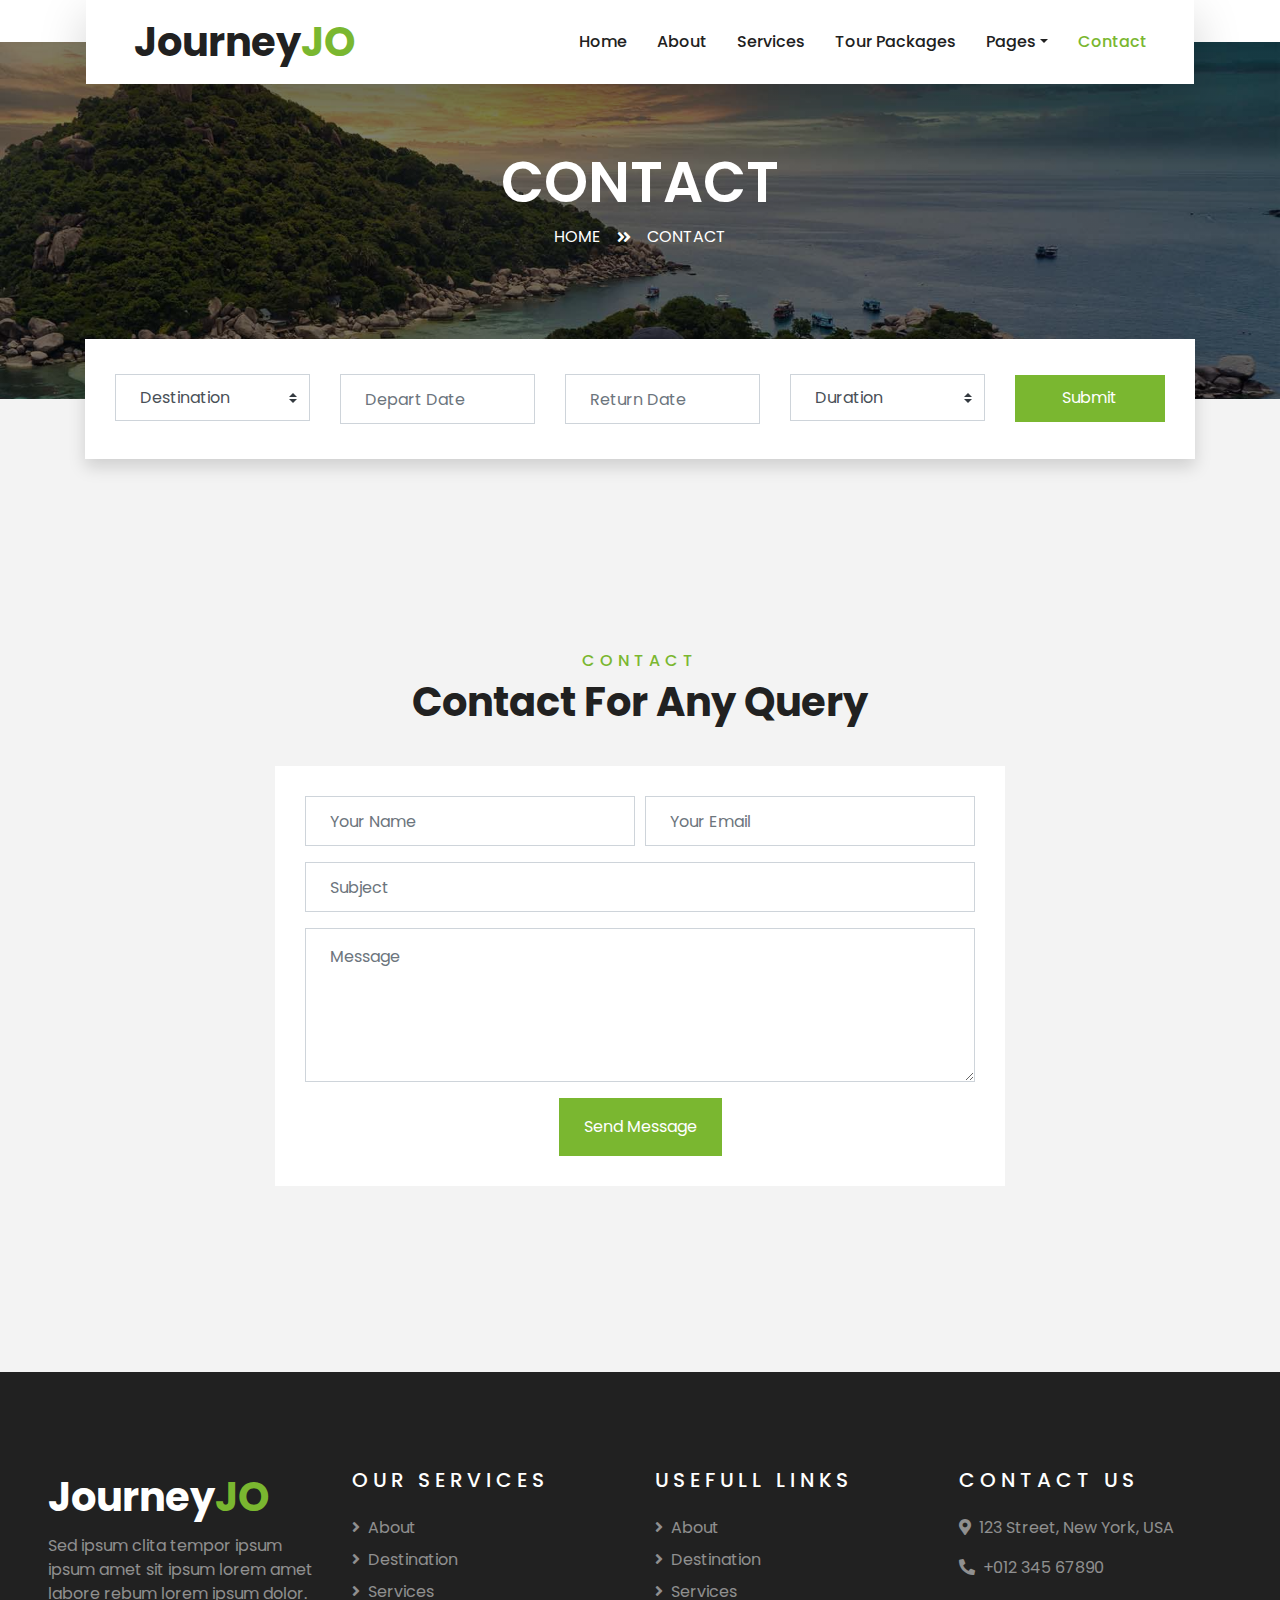
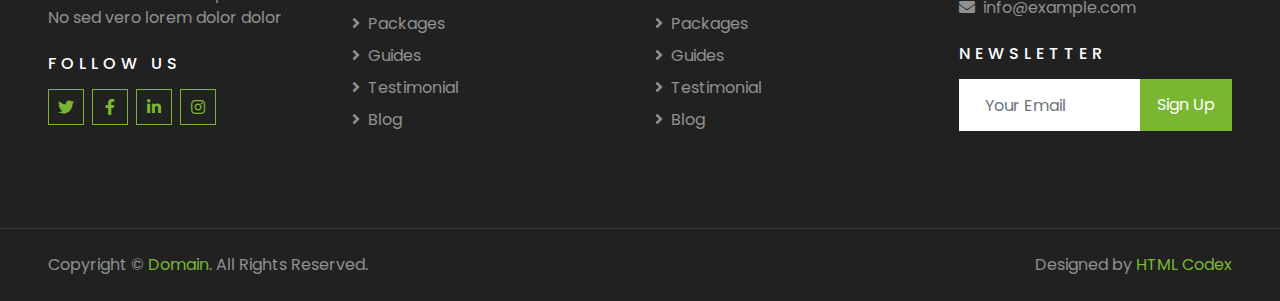
<file: contact.html>
<!DOCTYPE html>
<html lang="en">

<head>
    <meta charset="utf-8">
    <title>TRAVELER - Free Travel Website Template</title>
    <meta content="width=device-width, initial-scale=1.0" name="viewport">
    <meta content="Free HTML Templates" name="keywords">
    <meta content="Free HTML Templates" name="description">

    <!-- Favicon -->
    <link href="img/favicon.ico" rel="icon">

    <!-- Google Web Fonts -->
    <link rel="preconnect" href="https://fonts.gstatic.com">
    <link href="https://fonts.googleapis.com/css2?family=Poppins:wght@400;500;600;700&display=swap" rel="stylesheet"> 

    <!-- Font Awesome -->
    <link href="https://cdnjs.cloudflare.com/ajax/libs/font-awesome/5.10.0/css/all.min.css" rel="stylesheet">

    <!-- Libraries Stylesheet -->
    <link href="lib/owlcarousel/assets/owl.carousel.min.css" rel="stylesheet">
    <link href="lib/tempusdominus/css/tempusdominus-bootstrap-4.min.css" rel="stylesheet" />

    <!-- Customized Bootstrap Stylesheet -->
    <link href="css/style.css" rel="stylesheet">
</head>

<body>
    
    <!-- Navbar Start -->
    <div class="container-fluid position-relative nav-bar p-0">
        <div class="container-lg position-relative p-0 px-lg-3" style="z-index: 9;">
            <nav class="navbar navbar-expand-lg bg-light navbar-light shadow-lg py-3 py-lg-0 pl-3 pl-lg-5">
                <a href="" class="navbar-brand">
                    <h1 class="m-0 text-primary"><span class="text-dark">Journey</span>JO</h1>
                </a>
                <button type="button" class="navbar-toggler" data-toggle="collapse" data-target="#navbarCollapse">
                    <span class="navbar-toggler-icon"></span>
                </button>
                <div class="collapse navbar-collapse justify-content-between px-3" id="navbarCollapse">
                    <div class="navbar-nav ml-auto py-0">
                        <a href="index.html" class="nav-item nav-link">Home</a>
                        <a href="about.html" class="nav-item nav-link">About</a>
                        <a href="service.html" class="nav-item nav-link">Services</a>
                        <a href="package.html" class="nav-item nav-link">Tour Packages</a>
                        <div class="nav-item dropdown">
                            <a href="#" class="nav-link dropdown-toggle" data-toggle="dropdown">Pages</a>
                            <div class="dropdown-menu border-0 rounded-0 m-0">
                                <a href="blog.html" class="dropdown-item">Blog Grid</a>
                                <a href="single.html" class="dropdown-item">Blog Detail</a>
                                <a href="destination.html" class="dropdown-item">Destination</a>
                                <a href="guide.html" class="dropdown-item">Travel Guides</a>
                                <a href="testimonial.html" class="dropdown-item">Testimonial</a>
                            </div>
                        </div>
                        <a href="contact.html" class="nav-item nav-link active">Contact</a>
                    </div>
                </div>
            </nav>
        </div>
    </div>
    <!-- Navbar End -->


    <!-- Header Start -->
    <div class="container-fluid page-header">
        <div class="container">
            <div class="d-flex flex-column align-items-center justify-content-center" style="min-height: 400px">
                <h3 class="display-4 text-white text-uppercase">Contact</h3>
                <div class="d-inline-flex text-white">
                    <p class="m-0 text-uppercase"><a class="text-white" href="">Home</a></p>
                    <i class="fa fa-angle-double-right pt-1 px-3"></i>
                    <p class="m-0 text-uppercase">Contact</p>
                </div>
            </div>
        </div>
    </div>
    <!-- Header End -->


    <!-- Booking Start -->
    <div class="container-fluid booking mt-5 pb-5">
        <div class="container pb-5">
            <div class="bg-light shadow" style="padding: 30px;">
                <div class="row align-items-center" style="min-height: 60px;">
                    <div class="col-md-10">
                        <div class="row">
                            <div class="col-md-3">
                                <div class="mb-3 mb-md-0">
                                    <select class="custom-select px-4" style="height: 47px;">
                                        <option selected>Destination</option>
                                        <option value="1">Destination 1</option>
                                        <option value="2">Destination 1</option>
                                        <option value="3">Destination 1</option>
                                    </select>
                                </div>
                            </div>
                            <div class="col-md-3">
                                <div class="mb-3 mb-md-0">
                                    <div class="date" id="date1" data-target-input="nearest">
                                        <input type="text" class="form-control p-4 datetimepicker-input" placeholder="Depart Date" data-target="#date1" data-toggle="datetimepicker"/>
                                    </div>
                                </div>
                            </div>
                            <div class="col-md-3">
                                <div class="mb-3 mb-md-0">
                                    <div class="date" id="date2" data-target-input="nearest">
                                        <input type="text" class="form-control p-4 datetimepicker-input" placeholder="Return Date" data-target="#date2" data-toggle="datetimepicker"/>
                                    </div>
                                </div>
                            </div>
                            <div class="col-md-3">
                                <div class="mb-3 mb-md-0">
                                    <select class="custom-select px-4" style="height: 47px;">
                                        <option selected>Duration</option>
                                        <option value="1">Duration 1</option>
                                        <option value="2">Duration 1</option>
                                        <option value="3">Duration 1</option>
                                    </select>
                                </div>
                            </div>
                        </div>
                    </div>
                    <div class="col-md-2">
                        <button class="btn btn-primary btn-block" type="submit" style="height: 47px; margin-top: -2px;">Submit</button>
                    </div>
                </div>
            </div>
        </div>
    </div>
    <!-- Booking End -->


    <!-- Contact Start -->
    <div class="container-fluid py-5">
        <div class="container py-5">
            <div class="text-center mb-3 pb-3">
                <h6 class="text-primary text-uppercase" style="letter-spacing: 5px;">Contact</h6>
                <h1>Contact For Any Query</h1>
            </div>
            <div class="row justify-content-center">
                <div class="col-lg-8">
                    <div class="contact-form bg-white" style="padding: 30px;">
                        <div id="success"></div>
                        <form name="sentMessage" id="contactForm" novalidate="novalidate">
                            <div class="form-row">
                                <div class="control-group col-sm-6">
                                    <input type="text" class="form-control p-4" id="name" placeholder="Your Name"
                                        required="required" data-validation-required-message="Please enter your name" />
                                    <p class="help-block text-danger"></p>
                                </div>
                                <div class="control-group col-sm-6">
                                    <input type="email" class="form-control p-4" id="email" placeholder="Your Email"
                                        required="required" data-validation-required-message="Please enter your email" />
                                    <p class="help-block text-danger"></p>
                                </div>
                            </div>
                            <div class="control-group">
                                <input type="text" class="form-control p-4" id="subject" placeholder="Subject"
                                    required="required" data-validation-required-message="Please enter a subject" />
                                <p class="help-block text-danger"></p>
                            </div>
                            <div class="control-group">
                                <textarea class="form-control py-3 px-4" rows="5" id="message" placeholder="Message"
                                    required="required"
                                    data-validation-required-message="Please enter your message"></textarea>
                                <p class="help-block text-danger"></p>
                            </div>
                            <div class="text-center">
                                <button class="btn btn-primary py-3 px-4" type="submit" id="sendMessageButton">Send Message</button>
                            </div>
                        </form>
                    </div>
                </div>
            </div>
        </div>
    </div>
    <!-- Contact End -->


    <!-- Footer Start -->
    <div class="container-fluid bg-dark text-white-50 py-5 px-sm-3 px-lg-5" style="margin-top: 90px;">
        <div class="row pt-5">
            <div class="col-lg-3 col-md-6 mb-5">
                <a href="" class="navbar-brand">
                    <h1 class="text-primary"><span class="text-white">Journey</span>JO</h1>
                </a>
                <p>Sed ipsum clita tempor ipsum ipsum amet sit ipsum lorem amet labore rebum lorem ipsum dolor. No sed vero lorem dolor dolor</p>
                <h6 class="text-white text-uppercase mt-4 mb-3" style="letter-spacing: 5px;">Follow Us</h6>
                <div class="d-flex justify-content-start">
                    <a class="btn btn-outline-primary btn-square mr-2" href="#"><i class="fab fa-twitter"></i></a>
                    <a class="btn btn-outline-primary btn-square mr-2" href="#"><i class="fab fa-facebook-f"></i></a>
                    <a class="btn btn-outline-primary btn-square mr-2" href="#"><i class="fab fa-linkedin-in"></i></a>
                    <a class="btn btn-outline-primary btn-square" href="#"><i class="fab fa-instagram"></i></a>
                </div>
            </div>
            <div class="col-lg-3 col-md-6 mb-5">
                <h5 class="text-white text-uppercase mb-4" style="letter-spacing: 5px;">Our Services</h5>
                <div class="d-flex flex-column justify-content-start">
                    <a class="text-white-50 mb-2" href="#"><i class="fa fa-angle-right mr-2"></i>About</a>
                    <a class="text-white-50 mb-2" href="#"><i class="fa fa-angle-right mr-2"></i>Destination</a>
                    <a class="text-white-50 mb-2" href="#"><i class="fa fa-angle-right mr-2"></i>Services</a>
                    <a class="text-white-50 mb-2" href="#"><i class="fa fa-angle-right mr-2"></i>Packages</a>
                    <a class="text-white-50 mb-2" href="#"><i class="fa fa-angle-right mr-2"></i>Guides</a>
                    <a class="text-white-50 mb-2" href="#"><i class="fa fa-angle-right mr-2"></i>Testimonial</a>
                    <a class="text-white-50" href="#"><i class="fa fa-angle-right mr-2"></i>Blog</a>
                </div>
            </div>
            <div class="col-lg-3 col-md-6 mb-5">
                <h5 class="text-white text-uppercase mb-4" style="letter-spacing: 5px;">Usefull Links</h5>
                <div class="d-flex flex-column justify-content-start">
                    <a class="text-white-50 mb-2" href="#"><i class="fa fa-angle-right mr-2"></i>About</a>
                    <a class="text-white-50 mb-2" href="#"><i class="fa fa-angle-right mr-2"></i>Destination</a>
                    <a class="text-white-50 mb-2" href="#"><i class="fa fa-angle-right mr-2"></i>Services</a>
                    <a class="text-white-50 mb-2" href="#"><i class="fa fa-angle-right mr-2"></i>Packages</a>
                    <a class="text-white-50 mb-2" href="#"><i class="fa fa-angle-right mr-2"></i>Guides</a>
                    <a class="text-white-50 mb-2" href="#"><i class="fa fa-angle-right mr-2"></i>Testimonial</a>
                    <a class="text-white-50" href="#"><i class="fa fa-angle-right mr-2"></i>Blog</a>
                </div>
            </div>
            <div class="col-lg-3 col-md-6 mb-5">
                <h5 class="text-white text-uppercase mb-4" style="letter-spacing: 5px;">Contact Us</h5>
                <p><i class="fa fa-map-marker-alt mr-2"></i>123 Street, New York, USA</p>
                <p><i class="fa fa-phone-alt mr-2"></i>+012 345 67890</p>
                <p><i class="fa fa-envelope mr-2"></i>info@example.com</p>
                <h6 class="text-white text-uppercase mt-4 mb-3" style="letter-spacing: 5px;">Newsletter</h6>
                <div class="w-100">
                    <div class="input-group">
                        <input type="text" class="form-control border-light" style="padding: 25px;" placeholder="Your Email">
                        <div class="input-group-append">
                            <button class="btn btn-primary px-3">Sign Up</button>
                        </div>
                    </div>
                </div>
            </div>
        </div>
    </div>
    <div class="container-fluid bg-dark text-white border-top py-4 px-sm-3 px-md-5" style="border-color: rgba(256, 256, 256, .1) !important;">
        <div class="row">
            <div class="col-lg-6 text-center text-md-left mb-3 mb-md-0">
                <p class="m-0 text-white-50">Copyright &copy; <a href="#">Domain</a>. All Rights Reserved.</a>
                </p>
            </div>
            <div class="col-lg-6 text-center text-md-right">
                <p class="m-0 text-white-50">Designed by <a href="https://htmlcodex.com">HTML Codex</a>
                </p>
            </div>
        </div>
    </div>
    <!-- Footer End -->


    <!-- Back to Top -->
    <a href="#" class="btn btn-lg btn-primary btn-lg-square back-to-top"><i class="fa fa-angle-double-up"></i></a>


    <!-- JavaScript Libraries -->
    <script src="https://code.jquery.com/jquery-3.4.1.min.js"></script>
    <script src="https://stackpath.bootstrapcdn.com/bootstrap/4.4.1/js/bootstrap.bundle.min.js"></script>
    <script src="lib/easing/easing.min.js"></script>
    <script src="lib/owlcarousel/owl.carousel.min.js"></script>
    <script src="lib/tempusdominus/js/moment.min.js"></script>
    <script src="lib/tempusdominus/js/moment-timezone.min.js"></script>
    <script src="lib/tempusdominus/js/tempusdominus-bootstrap-4.min.js"></script>

    <!-- Contact Javascript File -->
    <script src="mail/jqBootstrapValidation.min.js"></script>
    <script src="mail/contact.js"></script>

    <!-- Template Javascript -->
    <script src="js/main.js"></script>
</body>

</html>
</file>
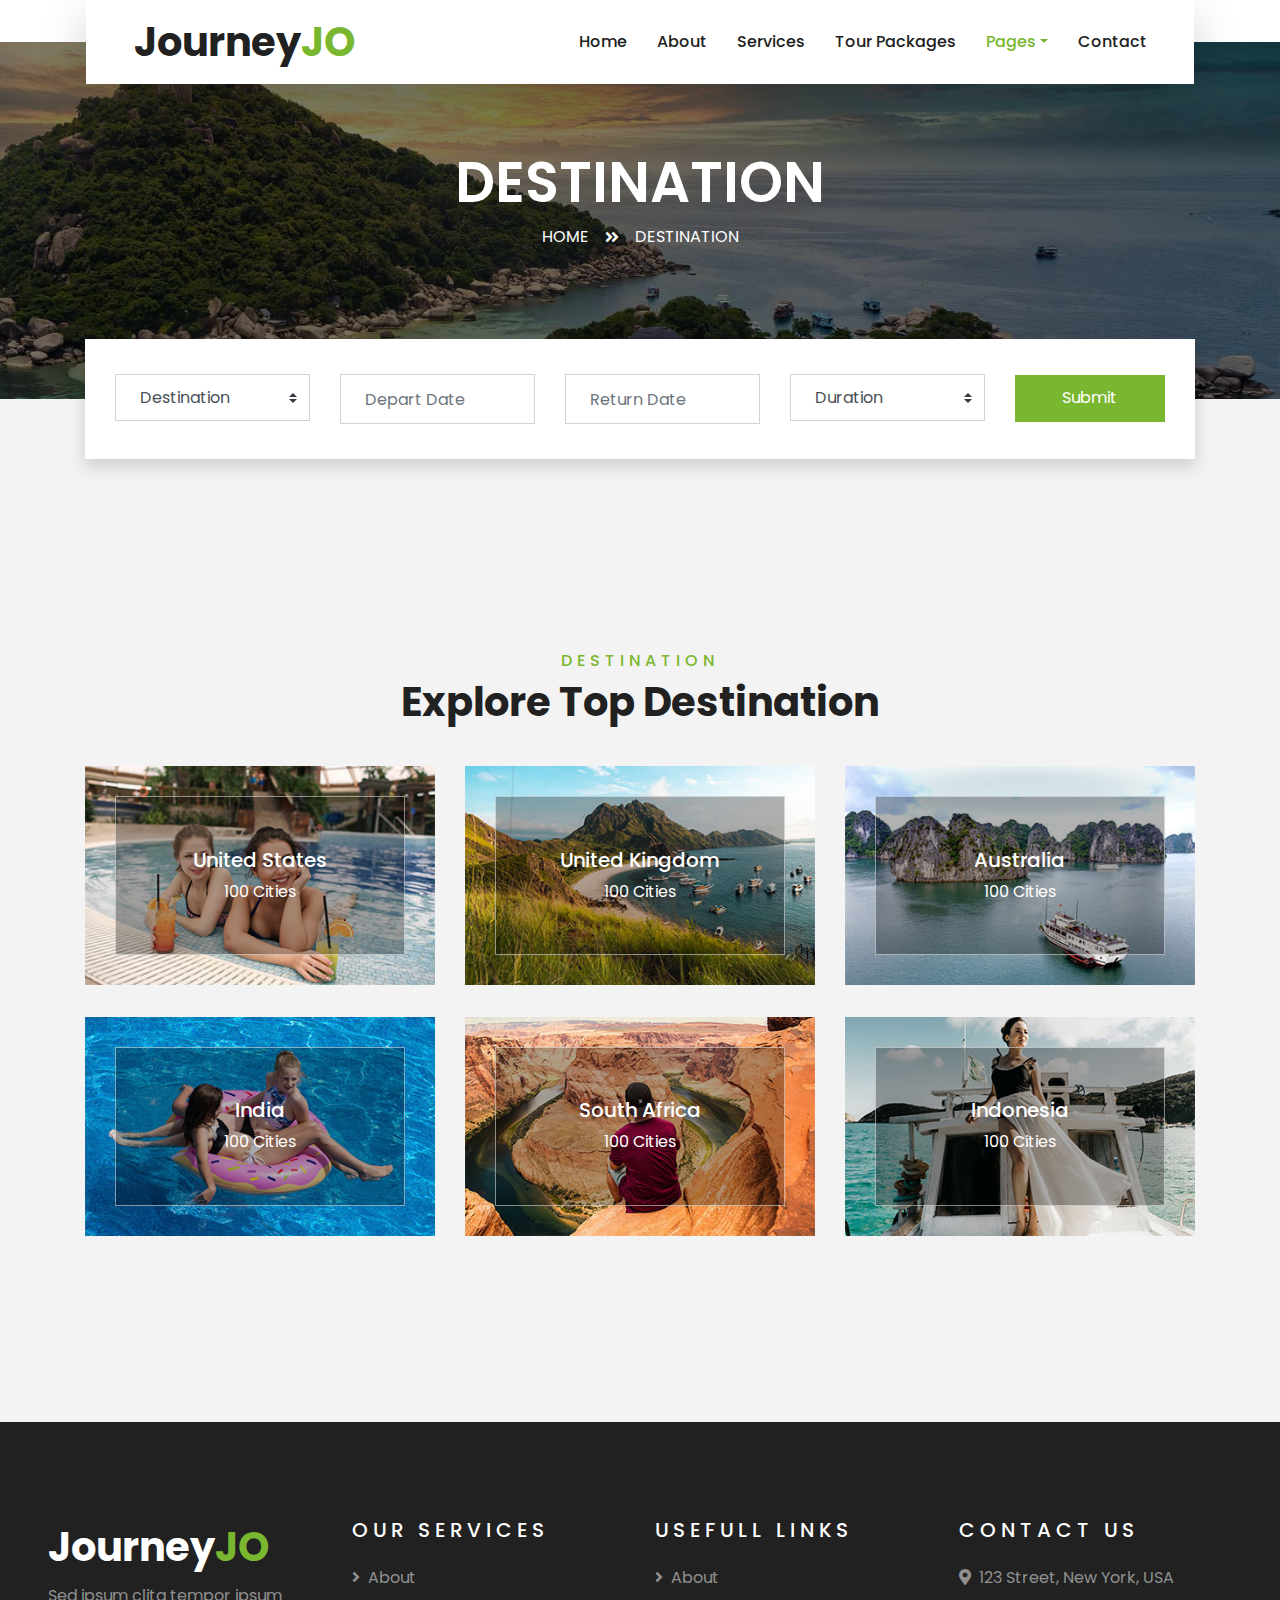
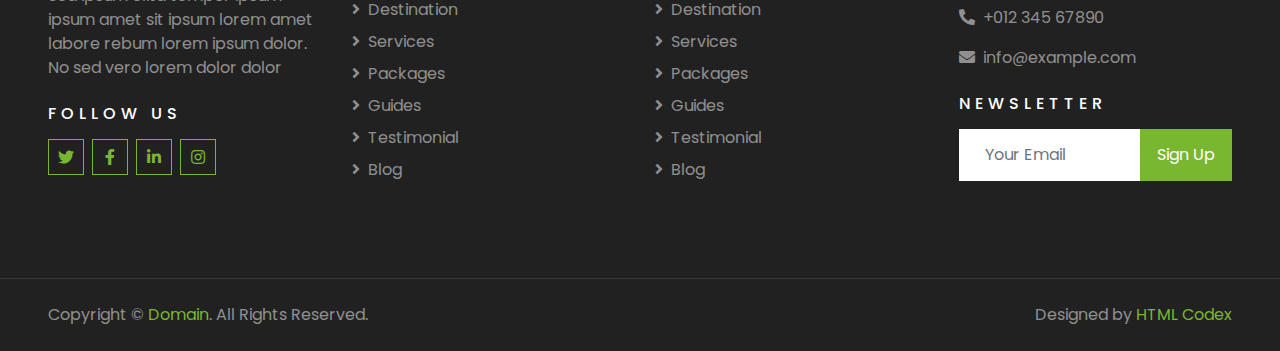
<file: destination.html>
<!DOCTYPE html>
<html lang="en">

<head>
    <meta charset="utf-8">
    <title>TRAVELER - Free Travel Website Template</title>
    <meta content="width=device-width, initial-scale=1.0" name="viewport">
    <meta content="Free HTML Templates" name="keywords">
    <meta content="Free HTML Templates" name="description">

    <!-- Favicon -->
    <link href="img/favicon.ico" rel="icon">

    <!-- Google Web Fonts -->
    <link rel="preconnect" href="https://fonts.gstatic.com">
    <link href="https://fonts.googleapis.com/css2?family=Poppins:wght@400;500;600;700&display=swap" rel="stylesheet"> 

    <!-- Font Awesome -->
    <link href="https://cdnjs.cloudflare.com/ajax/libs/font-awesome/5.10.0/css/all.min.css" rel="stylesheet">

    <!-- Libraries Stylesheet -->
    <link href="lib/owlcarousel/assets/owl.carousel.min.css" rel="stylesheet">
    <link href="lib/tempusdominus/css/tempusdominus-bootstrap-4.min.css" rel="stylesheet" />

    <!-- Customized Bootstrap Stylesheet -->
    <link href="css/style.css" rel="stylesheet">
</head>

<body>

    <!-- Navbar Start -->
    <div class="container-fluid position-relative nav-bar p-0">
        <div class="container-lg position-relative p-0 px-lg-3" style="z-index: 9;">
            <nav class="navbar navbar-expand-lg bg-light navbar-light shadow-lg py-3 py-lg-0 pl-3 pl-lg-5">
                <a href="" class="navbar-brand">
                    <h1 class="m-0 text-primary"><span class="text-dark">Journey</span>JO</h1>
                </a>
                <button type="button" class="navbar-toggler" data-toggle="collapse" data-target="#navbarCollapse">
                    <span class="navbar-toggler-icon"></span>
                </button>
                <div class="collapse navbar-collapse justify-content-between px-3" id="navbarCollapse">
                    <div class="navbar-nav ml-auto py-0">
                        <a href="index.html" class="nav-item nav-link">Home</a>
                        <a href="about.html" class="nav-item nav-link">About</a>
                        <a href="service.html" class="nav-item nav-link">Services</a>
                        <a href="package.html" class="nav-item nav-link">Tour Packages</a>
                        <div class="nav-item dropdown">
                            <a href="#" class="nav-link dropdown-toggle active" data-toggle="dropdown">Pages</a>
                            <div class="dropdown-menu border-0 rounded-0 m-0">
                                <a href="blog.html" class="dropdown-item">Blog Grid</a>
                                <a href="single.html" class="dropdown-item">Blog Detail</a>
                                <a href="destination.html" class="dropdown-item active">Destination</a>
                                <a href="guide.html" class="dropdown-item">Travel Guides</a>
                                <a href="testimonial.html" class="dropdown-item">Testimonial</a>
                            </div>
                        </div>
                        <a href="contact.html" class="nav-item nav-link">Contact</a>
                    </div>
                </div>
            </nav>
        </div>
    </div>
    <!-- Navbar End -->


    <!-- Header Start -->
    <div class="container-fluid page-header">
        <div class="container">
            <div class="d-flex flex-column align-items-center justify-content-center" style="min-height: 400px">
                <h3 class="display-4 text-white text-uppercase">Destination</h3>
                <div class="d-inline-flex text-white">
                    <p class="m-0 text-uppercase"><a class="text-white" href="">Home</a></p>
                    <i class="fa fa-angle-double-right pt-1 px-3"></i>
                    <p class="m-0 text-uppercase">Destination</p>
                </div>
            </div>
        </div>
    </div>
    <!-- Header End -->


    <!-- Booking Start -->
    <div class="container-fluid booking mt-5 pb-5">
        <div class="container pb-5">
            <div class="bg-light shadow" style="padding: 30px;">
                <div class="row align-items-center" style="min-height: 60px;">
                    <div class="col-md-10">
                        <div class="row">
                            <div class="col-md-3">
                                <div class="mb-3 mb-md-0">
                                    <select class="custom-select px-4" style="height: 47px;">
                                        <option selected>Destination</option>
                                        <option value="1">Destination 1</option>
                                        <option value="2">Destination 1</option>
                                        <option value="3">Destination 1</option>
                                    </select>
                                </div>
                            </div>
                            <div class="col-md-3">
                                <div class="mb-3 mb-md-0">
                                    <div class="date" id="date1" data-target-input="nearest">
                                        <input type="text" class="form-control p-4 datetimepicker-input" placeholder="Depart Date" data-target="#date1" data-toggle="datetimepicker"/>
                                    </div>
                                </div>
                            </div>
                            <div class="col-md-3">
                                <div class="mb-3 mb-md-0">
                                    <div class="date" id="date2" data-target-input="nearest">
                                        <input type="text" class="form-control p-4 datetimepicker-input" placeholder="Return Date" data-target="#date2" data-toggle="datetimepicker"/>
                                    </div>
                                </div>
                            </div>
                            <div class="col-md-3">
                                <div class="mb-3 mb-md-0">
                                    <select class="custom-select px-4" style="height: 47px;">
                                        <option selected>Duration</option>
                                        <option value="1">Duration 1</option>
                                        <option value="2">Duration 1</option>
                                        <option value="3">Duration 1</option>
                                    </select>
                                </div>
                            </div>
                        </div>
                    </div>
                    <div class="col-md-2">
                        <button class="btn btn-primary btn-block" type="submit" style="height: 47px; margin-top: -2px;">Submit</button>
                    </div>
                </div>
            </div>
        </div>
    </div>
    <!-- Booking End -->
    

    <!-- Destination Start -->
    <div class="container-fluid py-5">
        <div class="container pt-5 pb-3">
            <div class="text-center mb-3 pb-3">
                <h6 class="text-primary text-uppercase" style="letter-spacing: 5px;">Destination</h6>
                <h1>Explore Top Destination</h1>
            </div>
            <div class="row">
                <div class="col-lg-4 col-md-6 mb-4">
                    <div class="destination-item position-relative overflow-hidden mb-2">
                        <img class="img-fluid" src="img/destination-1.jpg" alt="">
                        <a class="destination-overlay text-white text-decoration-none" href="">
                            <h5 class="text-white">United States</h5>
                            <span>100 Cities</span>
                        </a>
                    </div>
                </div>
                <div class="col-lg-4 col-md-6 mb-4">
                    <div class="destination-item position-relative overflow-hidden mb-2">
                        <img class="img-fluid" src="img/destination-2.jpg" alt="">
                        <a class="destination-overlay text-white text-decoration-none" href="">
                            <h5 class="text-white">United Kingdom</h5>
                            <span>100 Cities</span>
                        </a>
                    </div>
                </div>
                <div class="col-lg-4 col-md-6 mb-4">
                    <div class="destination-item position-relative overflow-hidden mb-2">
                        <img class="img-fluid" src="img/destination-3.jpg" alt="">
                        <a class="destination-overlay text-white text-decoration-none" href="">
                            <h5 class="text-white">Australia</h5>
                            <span>100 Cities</span>
                        </a>
                    </div>
                </div>
                <div class="col-lg-4 col-md-6 mb-4">
                    <div class="destination-item position-relative overflow-hidden mb-2">
                        <img class="img-fluid" src="img/destination-4.jpg" alt="">
                        <a class="destination-overlay text-white text-decoration-none" href="">
                            <h5 class="text-white">India</h5>
                            <span>100 Cities</span>
                        </a>
                    </div>
                </div>
                <div class="col-lg-4 col-md-6 mb-4">
                    <div class="destination-item position-relative overflow-hidden mb-2">
                        <img class="img-fluid" src="img/destination-5.jpg" alt="">
                        <a class="destination-overlay text-white text-decoration-none" href="">
                            <h5 class="text-white">South Africa</h5>
                            <span>100 Cities</span>
                        </a>
                    </div>
                </div>
                <div class="col-lg-4 col-md-6 mb-4">
                    <div class="destination-item position-relative overflow-hidden mb-2">
                        <img class="img-fluid" src="img/destination-6.jpg" alt="">
                        <a class="destination-overlay text-white text-decoration-none" href="">
                            <h5 class="text-white">Indonesia</h5>
                            <span>100 Cities</span>
                        </a>
                    </div>
                </div>
            </div>
        </div>
    </div>
    <!-- Destination Start -->


    <!-- Footer Start -->
    <div class="container-fluid bg-dark text-white-50 py-5 px-sm-3 px-lg-5" style="margin-top: 90px;">
        <div class="row pt-5">
            <div class="col-lg-3 col-md-6 mb-5">
                <a href="" class="navbar-brand">
                    <h1 class="text-primary"><span class="text-white">Journey</span>JO</h1>
                </a>
                <p>Sed ipsum clita tempor ipsum ipsum amet sit ipsum lorem amet labore rebum lorem ipsum dolor. No sed vero lorem dolor dolor</p>
                <h6 class="text-white text-uppercase mt-4 mb-3" style="letter-spacing: 5px;">Follow Us</h6>
                <div class="d-flex justify-content-start">
                    <a class="btn btn-outline-primary btn-square mr-2" href="#"><i class="fab fa-twitter"></i></a>
                    <a class="btn btn-outline-primary btn-square mr-2" href="#"><i class="fab fa-facebook-f"></i></a>
                    <a class="btn btn-outline-primary btn-square mr-2" href="#"><i class="fab fa-linkedin-in"></i></a>
                    <a class="btn btn-outline-primary btn-square" href="#"><i class="fab fa-instagram"></i></a>
                </div>
            </div>
            <div class="col-lg-3 col-md-6 mb-5">
                <h5 class="text-white text-uppercase mb-4" style="letter-spacing: 5px;">Our Services</h5>
                <div class="d-flex flex-column justify-content-start">
                    <a class="text-white-50 mb-2" href="#"><i class="fa fa-angle-right mr-2"></i>About</a>
                    <a class="text-white-50 mb-2" href="#"><i class="fa fa-angle-right mr-2"></i>Destination</a>
                    <a class="text-white-50 mb-2" href="#"><i class="fa fa-angle-right mr-2"></i>Services</a>
                    <a class="text-white-50 mb-2" href="#"><i class="fa fa-angle-right mr-2"></i>Packages</a>
                    <a class="text-white-50 mb-2" href="#"><i class="fa fa-angle-right mr-2"></i>Guides</a>
                    <a class="text-white-50 mb-2" href="#"><i class="fa fa-angle-right mr-2"></i>Testimonial</a>
                    <a class="text-white-50" href="#"><i class="fa fa-angle-right mr-2"></i>Blog</a>
                </div>
            </div>
            <div class="col-lg-3 col-md-6 mb-5">
                <h5 class="text-white text-uppercase mb-4" style="letter-spacing: 5px;">Usefull Links</h5>
                <div class="d-flex flex-column justify-content-start">
                    <a class="text-white-50 mb-2" href="#"><i class="fa fa-angle-right mr-2"></i>About</a>
                    <a class="text-white-50 mb-2" href="#"><i class="fa fa-angle-right mr-2"></i>Destination</a>
                    <a class="text-white-50 mb-2" href="#"><i class="fa fa-angle-right mr-2"></i>Services</a>
                    <a class="text-white-50 mb-2" href="#"><i class="fa fa-angle-right mr-2"></i>Packages</a>
                    <a class="text-white-50 mb-2" href="#"><i class="fa fa-angle-right mr-2"></i>Guides</a>
                    <a class="text-white-50 mb-2" href="#"><i class="fa fa-angle-right mr-2"></i>Testimonial</a>
                    <a class="text-white-50" href="#"><i class="fa fa-angle-right mr-2"></i>Blog</a>
                </div>
            </div>
            <div class="col-lg-3 col-md-6 mb-5">
                <h5 class="text-white text-uppercase mb-4" style="letter-spacing: 5px;">Contact Us</h5>
                <p><i class="fa fa-map-marker-alt mr-2"></i>123 Street, New York, USA</p>
                <p><i class="fa fa-phone-alt mr-2"></i>+012 345 67890</p>
                <p><i class="fa fa-envelope mr-2"></i>info@example.com</p>
                <h6 class="text-white text-uppercase mt-4 mb-3" style="letter-spacing: 5px;">Newsletter</h6>
                <div class="w-100">
                    <div class="input-group">
                        <input type="text" class="form-control border-light" style="padding: 25px;" placeholder="Your Email">
                        <div class="input-group-append">
                            <button class="btn btn-primary px-3">Sign Up</button>
                        </div>
                    </div>
                </div>
            </div>
        </div>
    </div>
    <div class="container-fluid bg-dark text-white border-top py-4 px-sm-3 px-md-5" style="border-color: rgba(256, 256, 256, .1) !important;">
        <div class="row">
            <div class="col-lg-6 text-center text-md-left mb-3 mb-md-0">
                <p class="m-0 text-white-50">Copyright &copy; <a href="#">Domain</a>. All Rights Reserved.</a>
                </p>
            </div>
            <div class="col-lg-6 text-center text-md-right">
                <p class="m-0 text-white-50">Designed by <a href="https://htmlcodex.com">HTML Codex</a>
                </p>
            </div>
        </div>
    </div>
    <!-- Footer End -->


    <!-- Back to Top -->
    <a href="#" class="btn btn-lg btn-primary btn-lg-square back-to-top"><i class="fa fa-angle-double-up"></i></a>


    <!-- JavaScript Libraries -->
    <script src="https://code.jquery.com/jquery-3.4.1.min.js"></script>
    <script src="https://stackpath.bootstrapcdn.com/bootstrap/4.4.1/js/bootstrap.bundle.min.js"></script>
    <script src="lib/easing/easing.min.js"></script>
    <script src="lib/owlcarousel/owl.carousel.min.js"></script>
    <script src="lib/tempusdominus/js/moment.min.js"></script>
    <script src="lib/tempusdominus/js/moment-timezone.min.js"></script>
    <script src="lib/tempusdominus/js/tempusdominus-bootstrap-4.min.js"></script>

    <!-- Contact Javascript File -->
    <script src="mail/jqBootstrapValidation.min.js"></script>
    <script src="mail/contact.js"></script>

    <!-- Template Javascript -->
    <script src="js/main.js"></script>
</body>

</html>
</file>
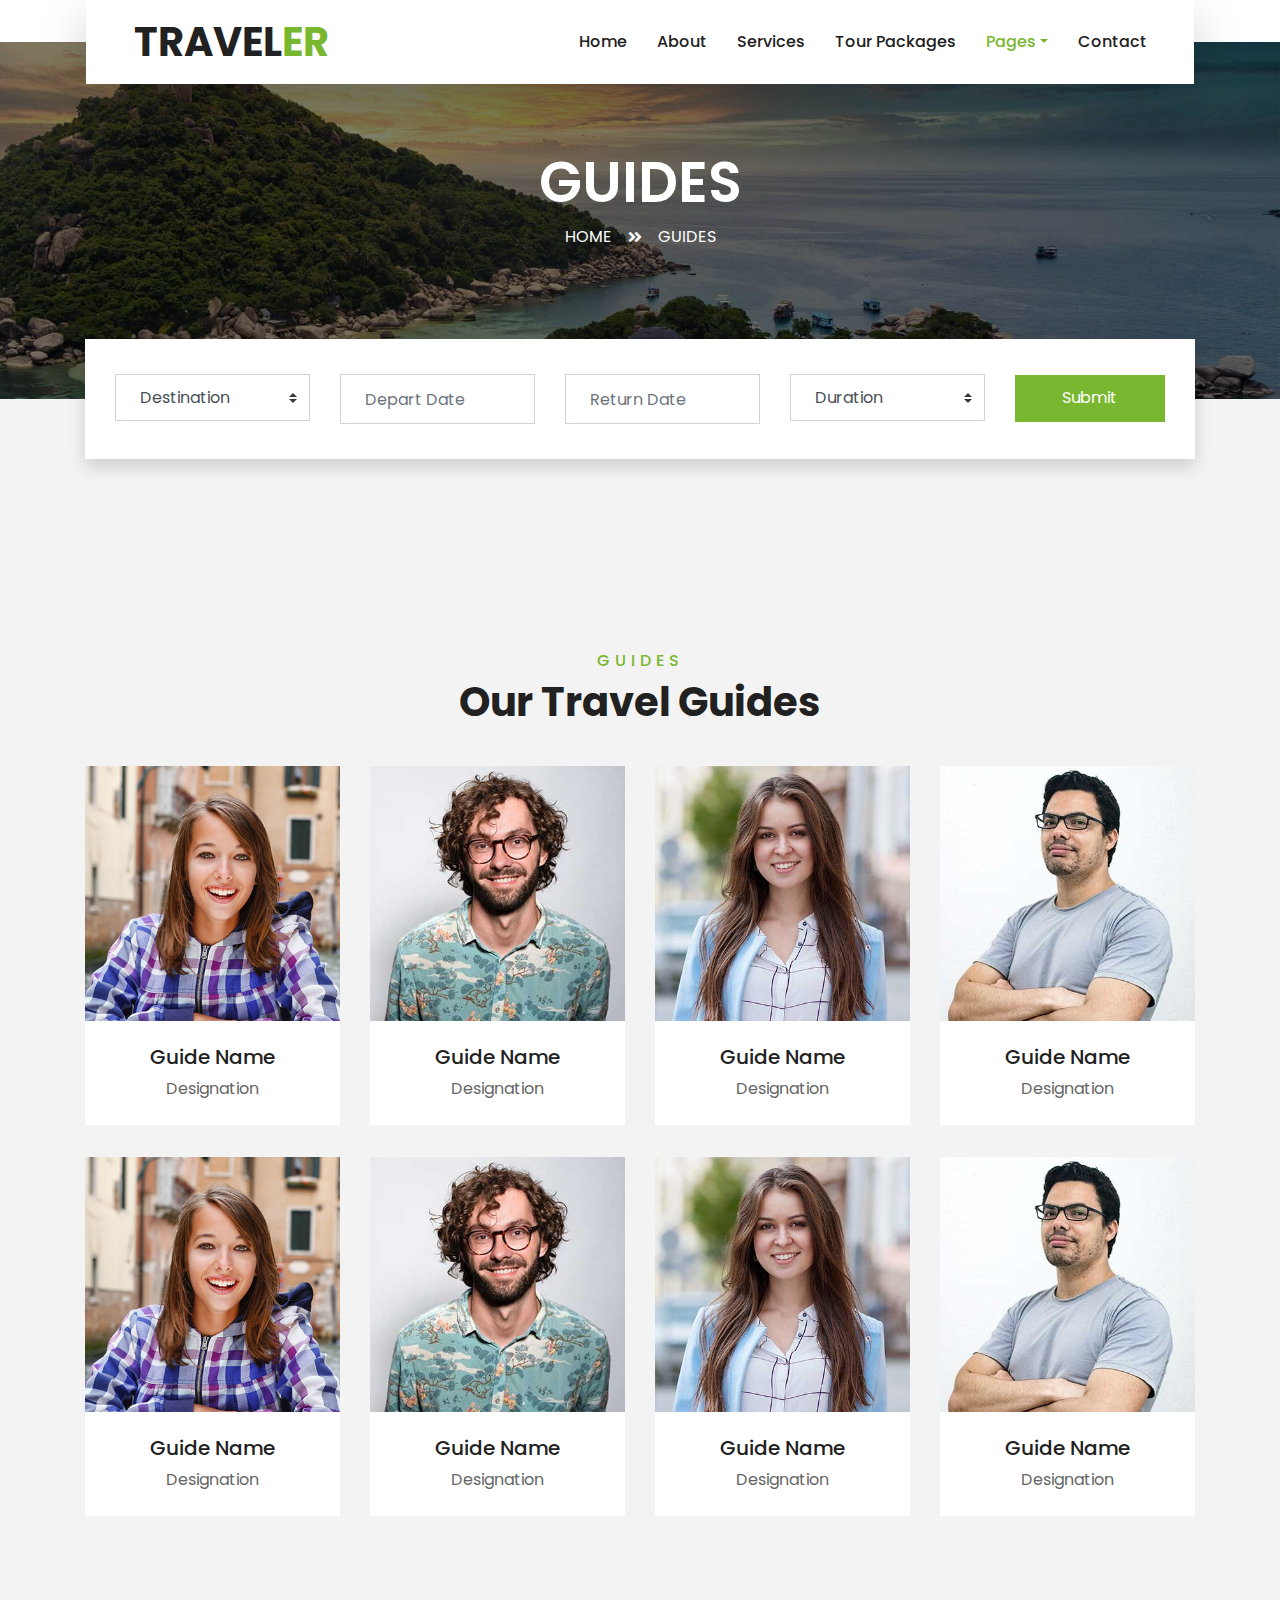
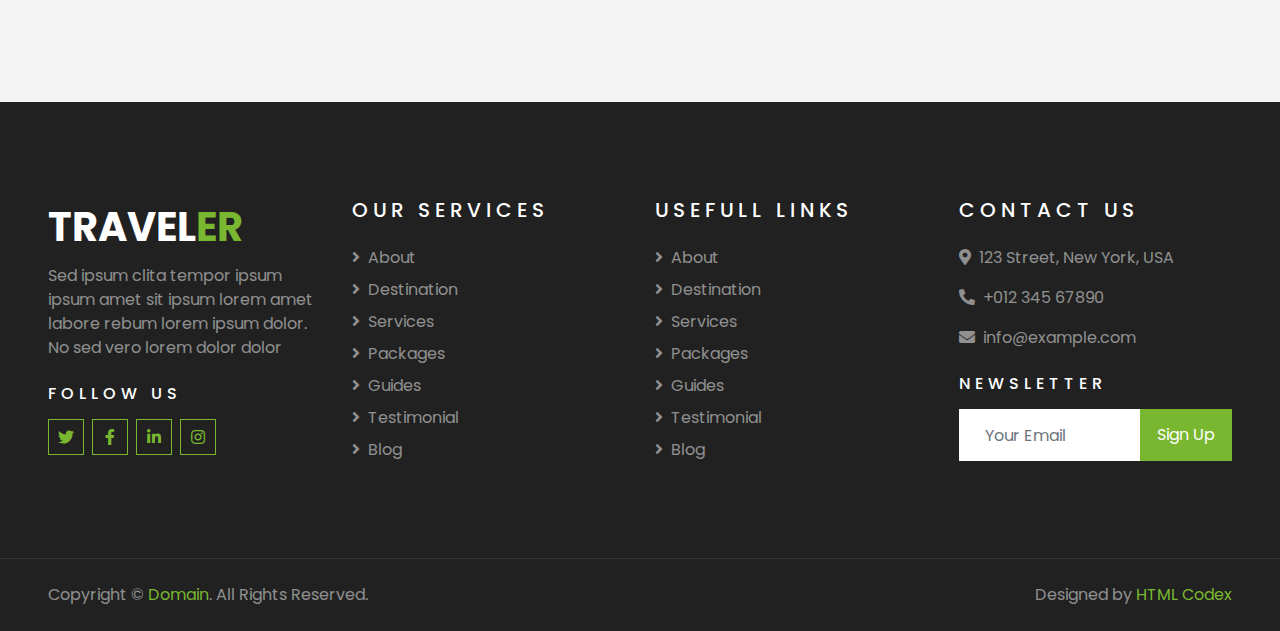
<file: guide.html>
<!DOCTYPE html>
<html lang="en">

<head>
    <meta charset="utf-8">
    <title>TRAVELER - Free Travel Website Template</title>
    <meta content="width=device-width, initial-scale=1.0" name="viewport">
    <meta content="Free HTML Templates" name="keywords">
    <meta content="Free HTML Templates" name="description">

    <!-- Favicon -->
    <link href="img/favicon.ico" rel="icon">

    <!-- Google Web Fonts -->
    <link rel="preconnect" href="https://fonts.gstatic.com">
    <link href="https://fonts.googleapis.com/css2?family=Poppins:wght@400;500;600;700&display=swap" rel="stylesheet"> 

    <!-- Font Awesome -->
    <link href="https://cdnjs.cloudflare.com/ajax/libs/font-awesome/5.10.0/css/all.min.css" rel="stylesheet">

    <!-- Libraries Stylesheet -->
    <link href="lib/owlcarousel/assets/owl.carousel.min.css" rel="stylesheet">
    <link href="lib/tempusdominus/css/tempusdominus-bootstrap-4.min.css" rel="stylesheet" />

    <!-- Customized Bootstrap Stylesheet -->
    <link href="css/style.css" rel="stylesheet">
</head>

<body>
 
    <!-- Navbar Start -->
    <div class="container-fluid position-relative nav-bar p-0">
        <div class="container-lg position-relative p-0 px-lg-3" style="z-index: 9;">
            <nav class="navbar navbar-expand-lg bg-light navbar-light shadow-lg py-3 py-lg-0 pl-3 pl-lg-5">
                <a href="" class="navbar-brand">
                    <h1 class="m-0 text-primary"><span class="text-dark">TRAVEL</span>ER</h1>
                </a>
                <button type="button" class="navbar-toggler" data-toggle="collapse" data-target="#navbarCollapse">
                    <span class="navbar-toggler-icon"></span>
                </button>
                <div class="collapse navbar-collapse justify-content-between px-3" id="navbarCollapse">
                    <div class="navbar-nav ml-auto py-0">
                        <a href="index.html" class="nav-item nav-link">Home</a>
                        <a href="about.html" class="nav-item nav-link">About</a>
                        <a href="service.html" class="nav-item nav-link">Services</a>
                        <a href="package.html" class="nav-item nav-link">Tour Packages</a>
                        <div class="nav-item dropdown">
                            <a href="#" class="nav-link dropdown-toggle active" data-toggle="dropdown">Pages</a>
                            <div class="dropdown-menu border-0 rounded-0 m-0">
                                <a href="blog.html" class="dropdown-item">Blog Grid</a>
                                <a href="single.html" class="dropdown-item">Blog Detail</a>
                                <a href="destination.html" class="dropdown-item">Destination</a>
                                <a href="guide.html" class="dropdown-item active">Travel Guides</a>
                                <a href="testimonial.html" class="dropdown-item">Testimonial</a>
                            </div>
                        </div>
                        <a href="contact.html" class="nav-item nav-link">Contact</a>
                    </div>
                </div>
            </nav>
        </div>
    </div>
    <!-- Navbar End -->


    <!-- Header Start -->
    <div class="container-fluid page-header">
        <div class="container">
            <div class="d-flex flex-column align-items-center justify-content-center" style="min-height: 400px">
                <h3 class="display-4 text-white text-uppercase">Guides</h3>
                <div class="d-inline-flex text-white">
                    <p class="m-0 text-uppercase"><a class="text-white" href="">Home</a></p>
                    <i class="fa fa-angle-double-right pt-1 px-3"></i>
                    <p class="m-0 text-uppercase">Guides</p>
                </div>
            </div>
        </div>
    </div>
    <!-- Header End -->


    <!-- Booking Start -->
    <div class="container-fluid booking mt-5 pb-5">
        <div class="container pb-5">
            <div class="bg-light shadow" style="padding: 30px;">
                <div class="row align-items-center" style="min-height: 60px;">
                    <div class="col-md-10">
                        <div class="row">
                            <div class="col-md-3">
                                <div class="mb-3 mb-md-0">
                                    <select class="custom-select px-4" style="height: 47px;">
                                        <option selected>Destination</option>
                                        <option value="1">Destination 1</option>
                                        <option value="2">Destination 1</option>
                                        <option value="3">Destination 1</option>
                                    </select>
                                </div>
                            </div>
                            <div class="col-md-3">
                                <div class="mb-3 mb-md-0">
                                    <div class="date" id="date1" data-target-input="nearest">
                                        <input type="text" class="form-control p-4 datetimepicker-input" placeholder="Depart Date" data-target="#date1" data-toggle="datetimepicker"/>
                                    </div>
                                </div>
                            </div>
                            <div class="col-md-3">
                                <div class="mb-3 mb-md-0">
                                    <div class="date" id="date2" data-target-input="nearest">
                                        <input type="text" class="form-control p-4 datetimepicker-input" placeholder="Return Date" data-target="#date2" data-toggle="datetimepicker"/>
                                    </div>
                                </div>
                            </div>
                            <div class="col-md-3">
                                <div class="mb-3 mb-md-0">
                                    <select class="custom-select px-4" style="height: 47px;">
                                        <option selected>Duration</option>
                                        <option value="1">Duration 1</option>
                                        <option value="2">Duration 1</option>
                                        <option value="3">Duration 1</option>
                                    </select>
                                </div>
                            </div>
                        </div>
                    </div>
                    <div class="col-md-2">
                        <button class="btn btn-primary btn-block" type="submit" style="height: 47px; margin-top: -2px;">Submit</button>
                    </div>
                </div>
            </div>
        </div>
    </div>
    <!-- Booking End -->


    <!-- Team Start -->
    <div class="container-fluid py-5">
        <div class="container pt-5 pb-3">
            <div class="text-center mb-3 pb-3">
                <h6 class="text-primary text-uppercase" style="letter-spacing: 5px;">Guides</h6>
                <h1>Our Travel Guides</h1>
            </div>
            <div class="row">
                <div class="col-lg-3 col-md-4 col-sm-6 pb-2">
                    <div class="team-item bg-white mb-4">
                        <div class="team-img position-relative overflow-hidden">
                            <img class="img-fluid w-100" src="img/team-1.jpg" alt="">
                            <div class="team-social">
                                <a class="btn btn-outline-primary btn-square" href=""><i class="fab fa-twitter"></i></a>
                                <a class="btn btn-outline-primary btn-square" href=""><i class="fab fa-facebook-f"></i></a>
                                <a class="btn btn-outline-primary btn-square" href=""><i class="fab fa-instagram"></i></a>
                                <a class="btn btn-outline-primary btn-square" href=""><i class="fab fa-linkedin-in"></i></a>
                            </div>
                        </div>
                        <div class="text-center py-4">
                            <h5 class="text-truncate">Guide Name</h5>
                            <p class="m-0">Designation</p>
                        </div>
                    </div>
                </div>
                <div class="col-lg-3 col-md-4 col-sm-6 pb-2">
                    <div class="team-item bg-white mb-4">
                        <div class="team-img position-relative overflow-hidden">
                            <img class="img-fluid w-100" src="img/team-2.jpg" alt="">
                            <div class="team-social">
                                <a class="btn btn-outline-primary btn-square" href=""><i class="fab fa-twitter"></i></a>
                                <a class="btn btn-outline-primary btn-square" href=""><i class="fab fa-facebook-f"></i></a>
                                <a class="btn btn-outline-primary btn-square" href=""><i class="fab fa-instagram"></i></a>
                                <a class="btn btn-outline-primary btn-square" href=""><i class="fab fa-linkedin-in"></i></a>
                            </div>
                        </div>
                        <div class="text-center py-4">
                            <h5 class="text-truncate">Guide Name</h5>
                            <p class="m-0">Designation</p>
                        </div>
                    </div>
                </div>
                <div class="col-lg-3 col-md-4 col-sm-6 pb-2">
                    <div class="team-item bg-white mb-4">
                        <div class="team-img position-relative overflow-hidden">
                            <img class="img-fluid w-100" src="img/team-3.jpg" alt="">
                            <div class="team-social">
                                <a class="btn btn-outline-primary btn-square" href=""><i class="fab fa-twitter"></i></a>
                                <a class="btn btn-outline-primary btn-square" href=""><i class="fab fa-facebook-f"></i></a>
                                <a class="btn btn-outline-primary btn-square" href=""><i class="fab fa-instagram"></i></a>
                                <a class="btn btn-outline-primary btn-square" href=""><i class="fab fa-linkedin-in"></i></a>
                            </div>
                        </div>
                        <div class="text-center py-4">
                            <h5 class="text-truncate">Guide Name</h5>
                            <p class="m-0">Designation</p>
                        </div>
                    </div>
                </div>
                <div class="col-lg-3 col-md-4 col-sm-6 pb-2">
                    <div class="team-item bg-white mb-4">
                        <div class="team-img position-relative overflow-hidden">
                            <img class="img-fluid w-100" src="img/team-4.jpg" alt="">
                            <div class="team-social">
                                <a class="btn btn-outline-primary btn-square" href=""><i class="fab fa-twitter"></i></a>
                                <a class="btn btn-outline-primary btn-square" href=""><i class="fab fa-facebook-f"></i></a>
                                <a class="btn btn-outline-primary btn-square" href=""><i class="fab fa-instagram"></i></a>
                                <a class="btn btn-outline-primary btn-square" href=""><i class="fab fa-linkedin-in"></i></a>
                            </div>
                        </div>
                        <div class="text-center py-4">
                            <h5 class="text-truncate">Guide Name</h5>
                            <p class="m-0">Designation</p>
                        </div>
                    </div>
                </div>
                <div class="col-lg-3 col-md-4 col-sm-6 pb-2">
                    <div class="team-item bg-white mb-4">
                        <div class="team-img position-relative overflow-hidden">
                            <img class="img-fluid w-100" src="img/team-1.jpg" alt="">
                            <div class="team-social">
                                <a class="btn btn-outline-primary btn-square" href=""><i class="fab fa-twitter"></i></a>
                                <a class="btn btn-outline-primary btn-square" href=""><i class="fab fa-facebook-f"></i></a>
                                <a class="btn btn-outline-primary btn-square" href=""><i class="fab fa-instagram"></i></a>
                                <a class="btn btn-outline-primary btn-square" href=""><i class="fab fa-linkedin-in"></i></a>
                            </div>
                        </div>
                        <div class="text-center py-4">
                            <h5 class="text-truncate">Guide Name</h5>
                            <p class="m-0">Designation</p>
                        </div>
                    </div>
                </div>
                <div class="col-lg-3 col-md-4 col-sm-6 pb-2">
                    <div class="team-item bg-white mb-4">
                        <div class="team-img position-relative overflow-hidden">
                            <img class="img-fluid w-100" src="img/team-2.jpg" alt="">
                            <div class="team-social">
                                <a class="btn btn-outline-primary btn-square" href=""><i class="fab fa-twitter"></i></a>
                                <a class="btn btn-outline-primary btn-square" href=""><i class="fab fa-facebook-f"></i></a>
                                <a class="btn btn-outline-primary btn-square" href=""><i class="fab fa-instagram"></i></a>
                                <a class="btn btn-outline-primary btn-square" href=""><i class="fab fa-linkedin-in"></i></a>
                            </div>
                        </div>
                        <div class="text-center py-4">
                            <h5 class="text-truncate">Guide Name</h5>
                            <p class="m-0">Designation</p>
                        </div>
                    </div>
                </div>
                <div class="col-lg-3 col-md-4 col-sm-6 pb-2">
                    <div class="team-item bg-white mb-4">
                        <div class="team-img position-relative overflow-hidden">
                            <img class="img-fluid w-100" src="img/team-3.jpg" alt="">
                            <div class="team-social">
                                <a class="btn btn-outline-primary btn-square" href=""><i class="fab fa-twitter"></i></a>
                                <a class="btn btn-outline-primary btn-square" href=""><i class="fab fa-facebook-f"></i></a>
                                <a class="btn btn-outline-primary btn-square" href=""><i class="fab fa-instagram"></i></a>
                                <a class="btn btn-outline-primary btn-square" href=""><i class="fab fa-linkedin-in"></i></a>
                            </div>
                        </div>
                        <div class="text-center py-4">
                            <h5 class="text-truncate">Guide Name</h5>
                            <p class="m-0">Designation</p>
                        </div>
                    </div>
                </div>
                <div class="col-lg-3 col-md-4 col-sm-6 pb-2">
                    <div class="team-item bg-white mb-4">
                        <div class="team-img position-relative overflow-hidden">
                            <img class="img-fluid w-100" src="img/team-4.jpg" alt="">
                            <div class="team-social">
                                <a class="btn btn-outline-primary btn-square" href=""><i class="fab fa-twitter"></i></a>
                                <a class="btn btn-outline-primary btn-square" href=""><i class="fab fa-facebook-f"></i></a>
                                <a class="btn btn-outline-primary btn-square" href=""><i class="fab fa-instagram"></i></a>
                                <a class="btn btn-outline-primary btn-square" href=""><i class="fab fa-linkedin-in"></i></a>
                            </div>
                        </div>
                        <div class="text-center py-4">
                            <h5 class="text-truncate">Guide Name</h5>
                            <p class="m-0">Designation</p>
                        </div>
                    </div>
                </div>
            </div>
        </div>
    </div>
    <!-- Team End -->


    <!-- Footer Start -->
    <div class="container-fluid bg-dark text-white-50 py-5 px-sm-3 px-lg-5" style="margin-top: 90px;">
        <div class="row pt-5">
            <div class="col-lg-3 col-md-6 mb-5">
                <a href="" class="navbar-brand">
                    <h1 class="text-primary"><span class="text-white">TRAVEL</span>ER</h1>
                </a>
                <p>Sed ipsum clita tempor ipsum ipsum amet sit ipsum lorem amet labore rebum lorem ipsum dolor. No sed vero lorem dolor dolor</p>
                <h6 class="text-white text-uppercase mt-4 mb-3" style="letter-spacing: 5px;">Follow Us</h6>
                <div class="d-flex justify-content-start">
                    <a class="btn btn-outline-primary btn-square mr-2" href="#"><i class="fab fa-twitter"></i></a>
                    <a class="btn btn-outline-primary btn-square mr-2" href="#"><i class="fab fa-facebook-f"></i></a>
                    <a class="btn btn-outline-primary btn-square mr-2" href="#"><i class="fab fa-linkedin-in"></i></a>
                    <a class="btn btn-outline-primary btn-square" href="#"><i class="fab fa-instagram"></i></a>
                </div>
            </div>
            <div class="col-lg-3 col-md-6 mb-5">
                <h5 class="text-white text-uppercase mb-4" style="letter-spacing: 5px;">Our Services</h5>
                <div class="d-flex flex-column justify-content-start">
                    <a class="text-white-50 mb-2" href="#"><i class="fa fa-angle-right mr-2"></i>About</a>
                    <a class="text-white-50 mb-2" href="#"><i class="fa fa-angle-right mr-2"></i>Destination</a>
                    <a class="text-white-50 mb-2" href="#"><i class="fa fa-angle-right mr-2"></i>Services</a>
                    <a class="text-white-50 mb-2" href="#"><i class="fa fa-angle-right mr-2"></i>Packages</a>
                    <a class="text-white-50 mb-2" href="#"><i class="fa fa-angle-right mr-2"></i>Guides</a>
                    <a class="text-white-50 mb-2" href="#"><i class="fa fa-angle-right mr-2"></i>Testimonial</a>
                    <a class="text-white-50" href="#"><i class="fa fa-angle-right mr-2"></i>Blog</a>
                </div>
            </div>
            <div class="col-lg-3 col-md-6 mb-5">
                <h5 class="text-white text-uppercase mb-4" style="letter-spacing: 5px;">Usefull Links</h5>
                <div class="d-flex flex-column justify-content-start">
                    <a class="text-white-50 mb-2" href="#"><i class="fa fa-angle-right mr-2"></i>About</a>
                    <a class="text-white-50 mb-2" href="#"><i class="fa fa-angle-right mr-2"></i>Destination</a>
                    <a class="text-white-50 mb-2" href="#"><i class="fa fa-angle-right mr-2"></i>Services</a>
                    <a class="text-white-50 mb-2" href="#"><i class="fa fa-angle-right mr-2"></i>Packages</a>
                    <a class="text-white-50 mb-2" href="#"><i class="fa fa-angle-right mr-2"></i>Guides</a>
                    <a class="text-white-50 mb-2" href="#"><i class="fa fa-angle-right mr-2"></i>Testimonial</a>
                    <a class="text-white-50" href="#"><i class="fa fa-angle-right mr-2"></i>Blog</a>
                </div>
            </div>
            <div class="col-lg-3 col-md-6 mb-5">
                <h5 class="text-white text-uppercase mb-4" style="letter-spacing: 5px;">Contact Us</h5>
                <p><i class="fa fa-map-marker-alt mr-2"></i>123 Street, New York, USA</p>
                <p><i class="fa fa-phone-alt mr-2"></i>+012 345 67890</p>
                <p><i class="fa fa-envelope mr-2"></i>info@example.com</p>
                <h6 class="text-white text-uppercase mt-4 mb-3" style="letter-spacing: 5px;">Newsletter</h6>
                <div class="w-100">
                    <div class="input-group">
                        <input type="text" class="form-control border-light" style="padding: 25px;" placeholder="Your Email">
                        <div class="input-group-append">
                            <button class="btn btn-primary px-3">Sign Up</button>
                        </div>
                    </div>
                </div>
            </div>
        </div>
    </div>
    <div class="container-fluid bg-dark text-white border-top py-4 px-sm-3 px-md-5" style="border-color: rgba(256, 256, 256, .1) !important;">
        <div class="row">
            <div class="col-lg-6 text-center text-md-left mb-3 mb-md-0">
                <p class="m-0 text-white-50">Copyright &copy; <a href="#">Domain</a>. All Rights Reserved.</a>
                </p>
            </div>
            <div class="col-lg-6 text-center text-md-right">
                <p class="m-0 text-white-50">Designed by <a href="https://htmlcodex.com">HTML Codex</a>
                </p>
            </div>
        </div>
    </div>
    <!-- Footer End -->


    <!-- Back to Top -->
    <a href="#" class="btn btn-lg btn-primary btn-lg-square back-to-top"><i class="fa fa-angle-double-up"></i></a>


    <!-- JavaScript Libraries -->
    <script src="https://code.jquery.com/jquery-3.4.1.min.js"></script>
    <script src="https://stackpath.bootstrapcdn.com/bootstrap/4.4.1/js/bootstrap.bundle.min.js"></script>
    <script src="lib/easing/easing.min.js"></script>
    <script src="lib/owlcarousel/owl.carousel.min.js"></script>
    <script src="lib/tempusdominus/js/moment.min.js"></script>
    <script src="lib/tempusdominus/js/moment-timezone.min.js"></script>
    <script src="lib/tempusdominus/js/tempusdominus-bootstrap-4.min.js"></script>

    <!-- Contact Javascript File -->
    <script src="mail/jqBootstrapValidation.min.js"></script>
    <script src="mail/contact.js"></script>

    <!-- Template Javascript -->
    <script src="js/main.js"></script>
</body>

</html>
</file>
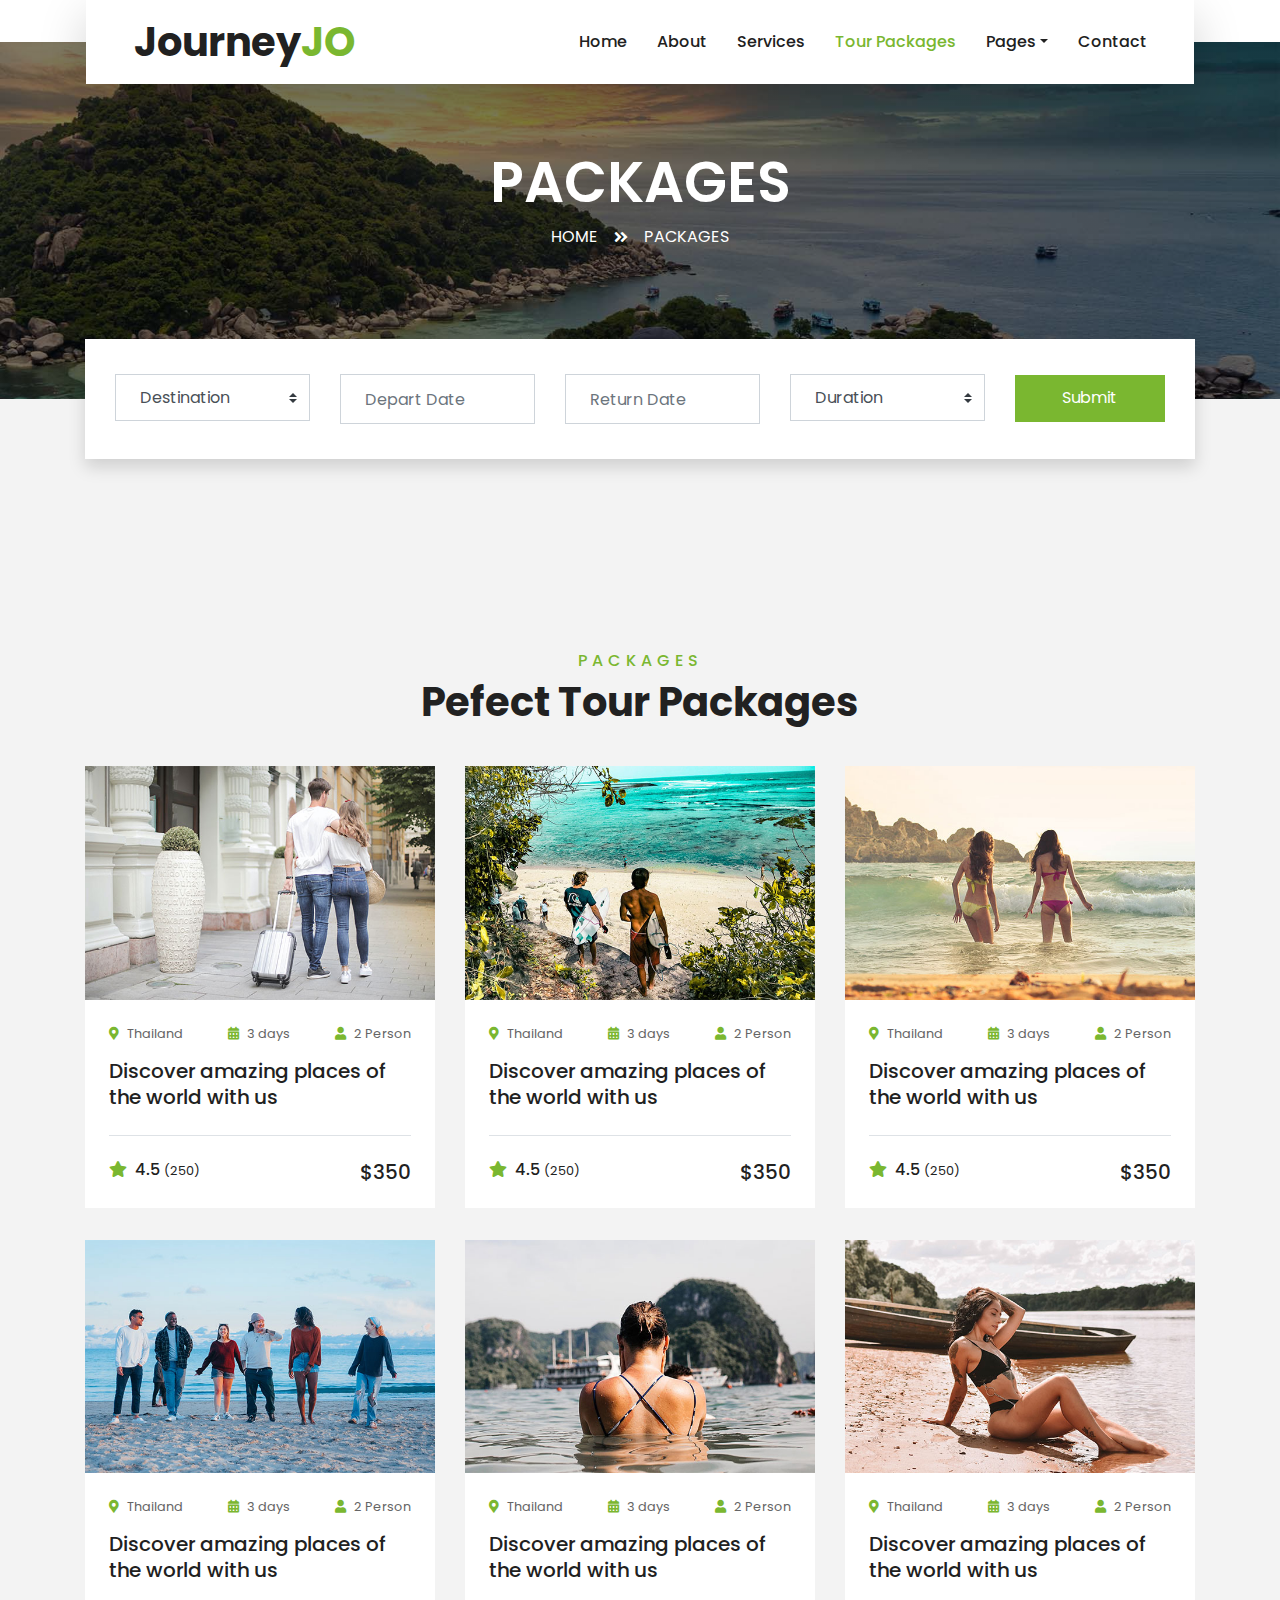
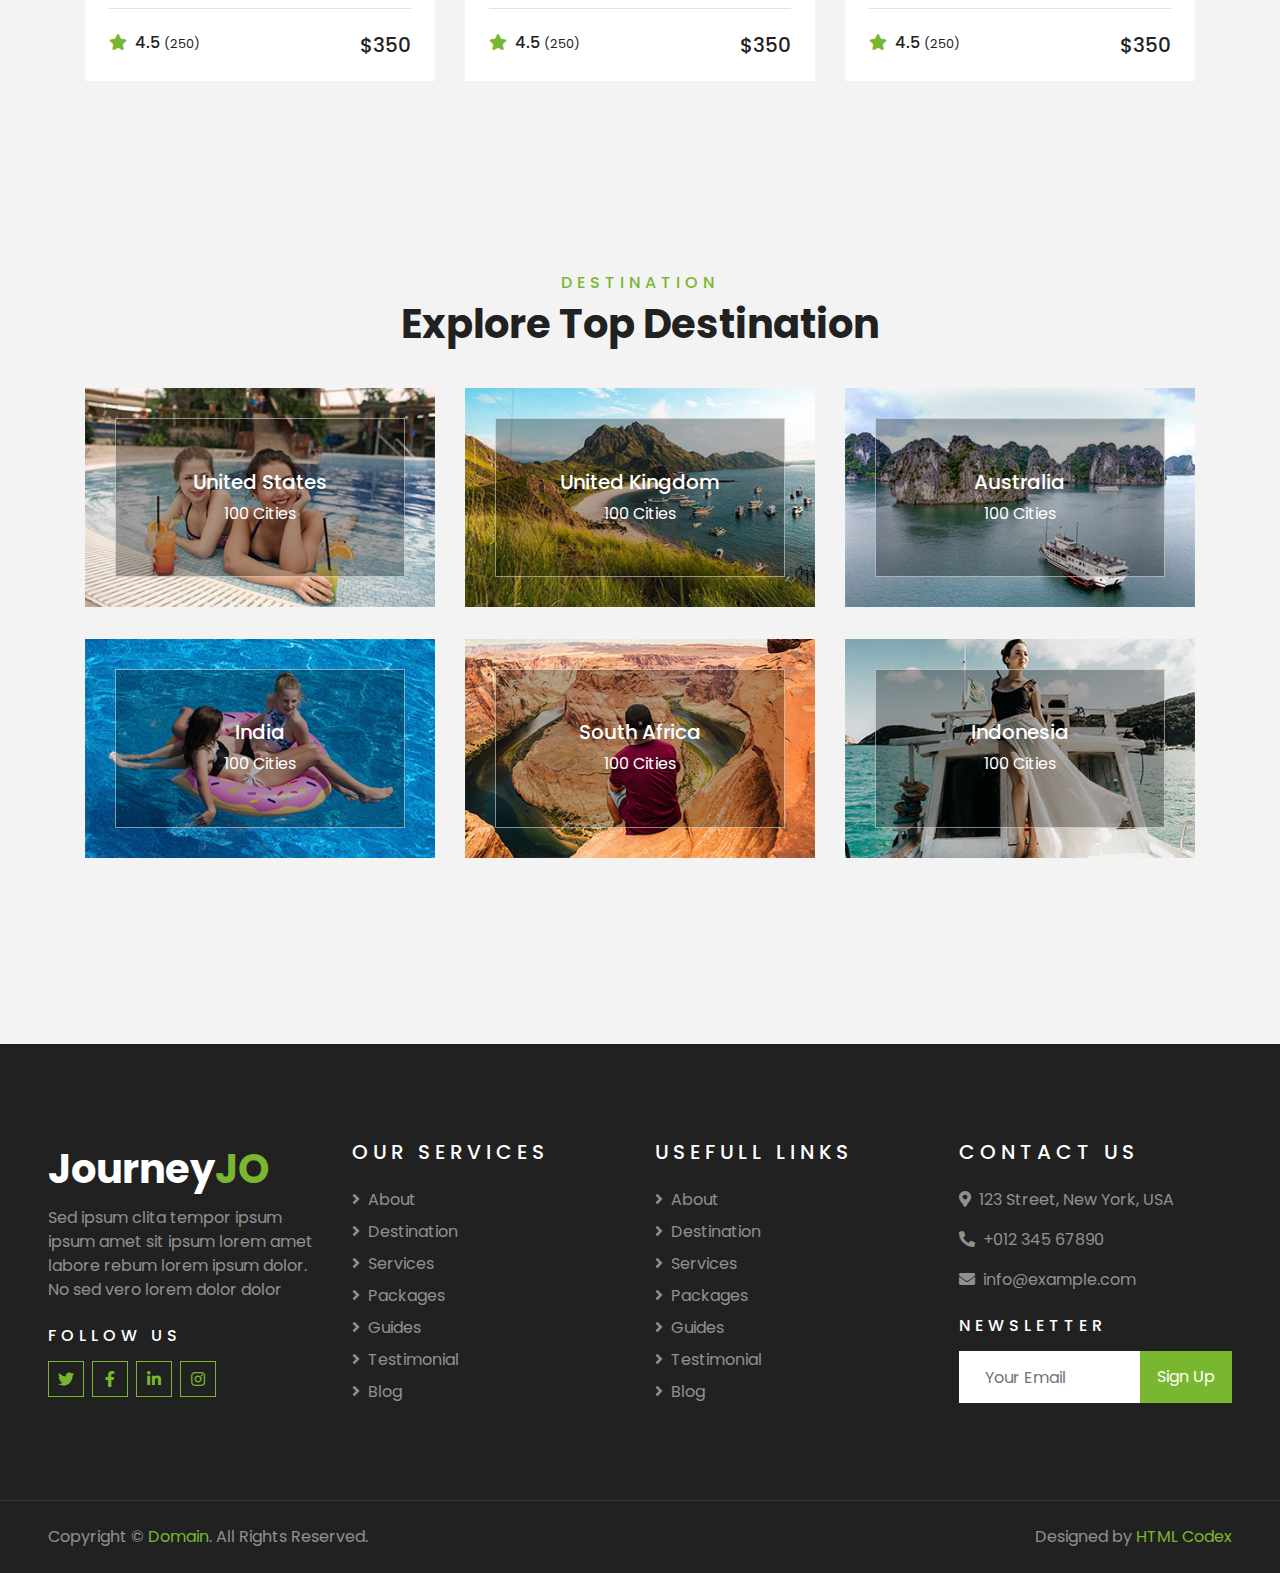
<file: package.html>
<!DOCTYPE html>
<html lang="en">

<head>
    <meta charset="utf-8">
    <title>TRAVELER - Free Travel Website Template</title>
    <meta content="width=device-width, initial-scale=1.0" name="viewport">
    <meta content="Free HTML Templates" name="keywords">
    <meta content="Free HTML Templates" name="description">

    <!-- Favicon -->
    <link href="img/favicon.ico" rel="icon">

    <!-- Google Web Fonts -->
    <link rel="preconnect" href="https://fonts.gstatic.com">
    <link href="https://fonts.googleapis.com/css2?family=Poppins:wght@400;500;600;700&display=swap" rel="stylesheet"> 

    <!-- Font Awesome -->
    <link href="https://cdnjs.cloudflare.com/ajax/libs/font-awesome/5.10.0/css/all.min.css" rel="stylesheet">

    <!-- Libraries Stylesheet -->
    <link href="lib/owlcarousel/assets/owl.carousel.min.css" rel="stylesheet">
    <link href="lib/tempusdominus/css/tempusdominus-bootstrap-4.min.css" rel="stylesheet" />

    <!-- Customized Bootstrap Stylesheet -->
    <link href="css/style.css" rel="stylesheet">
</head>

<body>
 
    <!-- Navbar Start -->
    <div class="container-fluid position-relative nav-bar p-0">
        <div class="container-lg position-relative p-0 px-lg-3" style="z-index: 9;">
            <nav class="navbar navbar-expand-lg bg-light navbar-light shadow-lg py-3 py-lg-0 pl-3 pl-lg-5">
                <a href="" class="navbar-brand">
                    <h1 class="m-0 text-primary"><span class="text-dark">Journey</span>JO</h1>
                </a>
                <button type="button" class="navbar-toggler" data-toggle="collapse" data-target="#navbarCollapse">
                    <span class="navbar-toggler-icon"></span>
                </button>
                <div class="collapse navbar-collapse justify-content-between px-3" id="navbarCollapse">
                    <div class="navbar-nav ml-auto py-0">
                        <a href="index.html" class="nav-item nav-link">Home</a>
                        <a href="about.html" class="nav-item nav-link">About</a>
                        <a href="service.html" class="nav-item nav-link">Services</a>
                        <a href="package.html" class="nav-item nav-link active">Tour Packages</a>
                        <div class="nav-item dropdown">
                            <a href="#" class="nav-link dropdown-toggle" data-toggle="dropdown">Pages</a>
                            <div class="dropdown-menu border-0 rounded-0 m-0">
                                <a href="blog.html" class="dropdown-item">Blog Grid</a>
                                <a href="single.html" class="dropdown-item">Blog Detail</a>
                                <a href="destination.html" class="dropdown-item">Destination</a>
                                <a href="guide.html" class="dropdown-item">Travel Guides</a>
                                <a href="testimonial.html" class="dropdown-item">Testimonial</a>
                            </div>
                        </div>
                        <a href="contact.html" class="nav-item nav-link">Contact</a>
                    </div>
                </div>
            </nav>
        </div>
    </div>
    <!-- Navbar End -->


    <!-- Header Start -->
    <div class="container-fluid page-header">
        <div class="container">
            <div class="d-flex flex-column align-items-center justify-content-center" style="min-height: 400px">
                <h3 class="display-4 text-white text-uppercase">Packages</h3>
                <div class="d-inline-flex text-white">
                    <p class="m-0 text-uppercase"><a class="text-white" href="">Home</a></p>
                    <i class="fa fa-angle-double-right pt-1 px-3"></i>
                    <p class="m-0 text-uppercase">Packages</p>
                </div>
            </div>
        </div>
    </div>
    <!-- Header End -->


    <!-- Booking Start -->
    <div class="container-fluid booking mt-5 pb-5">
        <div class="container pb-5">
            <div class="bg-light shadow" style="padding: 30px;">
                <div class="row align-items-center" style="min-height: 60px;">
                    <div class="col-md-10">
                        <div class="row">
                            <div class="col-md-3">
                                <div class="mb-3 mb-md-0">
                                    <select class="custom-select px-4" style="height: 47px;">
                                        <option selected>Destination</option>
                                        <option value="1">Destination 1</option>
                                        <option value="2">Destination 1</option>
                                        <option value="3">Destination 1</option>
                                    </select>
                                </div>
                            </div>
                            <div class="col-md-3">
                                <div class="mb-3 mb-md-0">
                                    <div class="date" id="date1" data-target-input="nearest">
                                        <input type="text" class="form-control p-4 datetimepicker-input" placeholder="Depart Date" data-target="#date1" data-toggle="datetimepicker"/>
                                    </div>
                                </div>
                            </div>
                            <div class="col-md-3">
                                <div class="mb-3 mb-md-0">
                                    <div class="date" id="date2" data-target-input="nearest">
                                        <input type="text" class="form-control p-4 datetimepicker-input" placeholder="Return Date" data-target="#date2" data-toggle="datetimepicker"/>
                                    </div>
                                </div>
                            </div>
                            <div class="col-md-3">
                                <div class="mb-3 mb-md-0">
                                    <select class="custom-select px-4" style="height: 47px;">
                                        <option selected>Duration</option>
                                        <option value="1">Duration 1</option>
                                        <option value="2">Duration 1</option>
                                        <option value="3">Duration 1</option>
                                    </select>
                                </div>
                            </div>
                        </div>
                    </div>
                    <div class="col-md-2">
                        <button class="btn btn-primary btn-block" type="submit" style="height: 47px; margin-top: -2px;">Submit</button>
                    </div>
                </div>
            </div>
        </div>
    </div>
    <!-- Booking End -->


    <!-- Packages Start -->
    <div class="container-fluid py-5">
        <div class="container pt-5 pb-3">
            <div class="text-center mb-3 pb-3">
                <h6 class="text-primary text-uppercase" style="letter-spacing: 5px;">Packages</h6>
                <h1>Pefect Tour Packages</h1>
            </div>
            <div class="row">
                <div class="col-lg-4 col-md-6 mb-4">
                    <div class="package-item bg-white mb-2">
                        <img class="img-fluid" src="img/package-1.jpg" alt="">
                        <div class="p-4">
                            <div class="d-flex justify-content-between mb-3">
                                <small class="m-0"><i class="fa fa-map-marker-alt text-primary mr-2"></i>Thailand</small>
                                <small class="m-0"><i class="fa fa-calendar-alt text-primary mr-2"></i>3 days</small>
                                <small class="m-0"><i class="fa fa-user text-primary mr-2"></i>2 Person</small>
                            </div>
                            <a class="h5 text-decoration-none" href="">Discover amazing places of the world with us</a>
                            <div class="border-top mt-4 pt-4">
                                <div class="d-flex justify-content-between">
                                    <h6 class="m-0"><i class="fa fa-star text-primary mr-2"></i>4.5 <small>(250)</small></h6>
                                    <h5 class="m-0">$350</h5>
                                </div>
                            </div>
                        </div>
                    </div>
                </div>
                <div class="col-lg-4 col-md-6 mb-4">
                    <div class="package-item bg-white mb-2">
                        <img class="img-fluid" src="img/package-2.jpg" alt="">
                        <div class="p-4">
                            <div class="d-flex justify-content-between mb-3">
                                <small class="m-0"><i class="fa fa-map-marker-alt text-primary mr-2"></i>Thailand</small>
                                <small class="m-0"><i class="fa fa-calendar-alt text-primary mr-2"></i>3 days</small>
                                <small class="m-0"><i class="fa fa-user text-primary mr-2"></i>2 Person</small>
                            </div>
                            <a class="h5 text-decoration-none" href="">Discover amazing places of the world with us</a>
                            <div class="border-top mt-4 pt-4">
                                <div class="d-flex justify-content-between">
                                    <h6 class="m-0"><i class="fa fa-star text-primary mr-2"></i>4.5 <small>(250)</small></h6>
                                    <h5 class="m-0">$350</h5>
                                </div>
                            </div>
                        </div>
                    </div>
                </div>
                <div class="col-lg-4 col-md-6 mb-4">
                    <div class="package-item bg-white mb-2">
                        <img class="img-fluid" src="img/package-3.jpg" alt="">
                        <div class="p-4">
                            <div class="d-flex justify-content-between mb-3">
                                <small class="m-0"><i class="fa fa-map-marker-alt text-primary mr-2"></i>Thailand</small>
                                <small class="m-0"><i class="fa fa-calendar-alt text-primary mr-2"></i>3 days</small>
                                <small class="m-0"><i class="fa fa-user text-primary mr-2"></i>2 Person</small>
                            </div>
                            <a class="h5 text-decoration-none" href="">Discover amazing places of the world with us</a>
                            <div class="border-top mt-4 pt-4">
                                <div class="d-flex justify-content-between">
                                    <h6 class="m-0"><i class="fa fa-star text-primary mr-2"></i>4.5 <small>(250)</small></h6>
                                    <h5 class="m-0">$350</h5>
                                </div>
                            </div>
                        </div>
                    </div>
                </div>
                <div class="col-lg-4 col-md-6 mb-4">
                    <div class="package-item bg-white mb-2">
                        <img class="img-fluid" src="img/package-4.jpg" alt="">
                        <div class="p-4">
                            <div class="d-flex justify-content-between mb-3">
                                <small class="m-0"><i class="fa fa-map-marker-alt text-primary mr-2"></i>Thailand</small>
                                <small class="m-0"><i class="fa fa-calendar-alt text-primary mr-2"></i>3 days</small>
                                <small class="m-0"><i class="fa fa-user text-primary mr-2"></i>2 Person</small>
                            </div>
                            <a class="h5 text-decoration-none" href="">Discover amazing places of the world with us</a>
                            <div class="border-top mt-4 pt-4">
                                <div class="d-flex justify-content-between">
                                    <h6 class="m-0"><i class="fa fa-star text-primary mr-2"></i>4.5 <small>(250)</small></h6>
                                    <h5 class="m-0">$350</h5>
                                </div>
                            </div>
                        </div>
                    </div>
                </div>
                <div class="col-lg-4 col-md-6 mb-4">
                    <div class="package-item bg-white mb-2">
                        <img class="img-fluid" src="img/package-5.jpg" alt="">
                        <div class="p-4">
                            <div class="d-flex justify-content-between mb-3">
                                <small class="m-0"><i class="fa fa-map-marker-alt text-primary mr-2"></i>Thailand</small>
                                <small class="m-0"><i class="fa fa-calendar-alt text-primary mr-2"></i>3 days</small>
                                <small class="m-0"><i class="fa fa-user text-primary mr-2"></i>2 Person</small>
                            </div>
                            <a class="h5 text-decoration-none" href="">Discover amazing places of the world with us</a>
                            <div class="border-top mt-4 pt-4">
                                <div class="d-flex justify-content-between">
                                    <h6 class="m-0"><i class="fa fa-star text-primary mr-2"></i>4.5 <small>(250)</small></h6>
                                    <h5 class="m-0">$350</h5>
                                </div>
                            </div>
                        </div>
                    </div>
                </div>
                <div class="col-lg-4 col-md-6 mb-4">
                    <div class="package-item bg-white mb-2">
                        <img class="img-fluid" src="img/package-6.jpg" alt="">
                        <div class="p-4">
                            <div class="d-flex justify-content-between mb-3">
                                <small class="m-0"><i class="fa fa-map-marker-alt text-primary mr-2"></i>Thailand</small>
                                <small class="m-0"><i class="fa fa-calendar-alt text-primary mr-2"></i>3 days</small>
                                <small class="m-0"><i class="fa fa-user text-primary mr-2"></i>2 Person</small>
                            </div>
                            <a class="h5 text-decoration-none" href="">Discover amazing places of the world with us</a>
                            <div class="border-top mt-4 pt-4">
                                <div class="d-flex justify-content-between">
                                    <h6 class="m-0"><i class="fa fa-star text-primary mr-2"></i>4.5 <small>(250)</small></h6>
                                    <h5 class="m-0">$350</h5>
                                </div>
                            </div>
                        </div>
                    </div>
                </div>
            </div>
        </div>
    </div>
    <!-- Packages End -->


    <!-- Destination Start -->
    <div class="container-fluid py-5">
        <div class="container pt-5 pb-3">
            <div class="text-center mb-3 pb-3">
                <h6 class="text-primary text-uppercase" style="letter-spacing: 5px;">Destination</h6>
                <h1>Explore Top Destination</h1>
            </div>
            <div class="row">
                <div class="col-lg-4 col-md-6 mb-4">
                    <div class="destination-item position-relative overflow-hidden mb-2">
                        <img class="img-fluid" src="img/destination-1.jpg" alt="">
                        <a class="destination-overlay text-white text-decoration-none" href="">
                            <h5 class="text-white">United States</h5>
                            <span>100 Cities</span>
                        </a>
                    </div>
                </div>
                <div class="col-lg-4 col-md-6 mb-4">
                    <div class="destination-item position-relative overflow-hidden mb-2">
                        <img class="img-fluid" src="img/destination-2.jpg" alt="">
                        <a class="destination-overlay text-white text-decoration-none" href="">
                            <h5 class="text-white">United Kingdom</h5>
                            <span>100 Cities</span>
                        </a>
                    </div>
                </div>
                <div class="col-lg-4 col-md-6 mb-4">
                    <div class="destination-item position-relative overflow-hidden mb-2">
                        <img class="img-fluid" src="img/destination-3.jpg" alt="">
                        <a class="destination-overlay text-white text-decoration-none" href="">
                            <h5 class="text-white">Australia</h5>
                            <span>100 Cities</span>
                        </a>
                    </div>
                </div>
                <div class="col-lg-4 col-md-6 mb-4">
                    <div class="destination-item position-relative overflow-hidden mb-2">
                        <img class="img-fluid" src="img/destination-4.jpg" alt="">
                        <a class="destination-overlay text-white text-decoration-none" href="">
                            <h5 class="text-white">India</h5>
                            <span>100 Cities</span>
                        </a>
                    </div>
                </div>
                <div class="col-lg-4 col-md-6 mb-4">
                    <div class="destination-item position-relative overflow-hidden mb-2">
                        <img class="img-fluid" src="img/destination-5.jpg" alt="">
                        <a class="destination-overlay text-white text-decoration-none" href="">
                            <h5 class="text-white">South Africa</h5>
                            <span>100 Cities</span>
                        </a>
                    </div>
                </div>
                <div class="col-lg-4 col-md-6 mb-4">
                    <div class="destination-item position-relative overflow-hidden mb-2">
                        <img class="img-fluid" src="img/destination-6.jpg" alt="">
                        <a class="destination-overlay text-white text-decoration-none" href="">
                            <h5 class="text-white">Indonesia</h5>
                            <span>100 Cities</span>
                        </a>
                    </div>
                </div>
            </div>
        </div>
    </div>
    <!-- Destination Start -->


    <!-- Footer Start -->
    <div class="container-fluid bg-dark text-white-50 py-5 px-sm-3 px-lg-5" style="margin-top: 90px;">
        <div class="row pt-5">
            <div class="col-lg-3 col-md-6 mb-5">
                <a href="" class="navbar-brand">
                    <h1 class="text-primary"><span class="text-white">Journey</span>JO</h1>
                </a>
                <p>Sed ipsum clita tempor ipsum ipsum amet sit ipsum lorem amet labore rebum lorem ipsum dolor. No sed vero lorem dolor dolor</p>
                <h6 class="text-white text-uppercase mt-4 mb-3" style="letter-spacing: 5px;">Follow Us</h6>
                <div class="d-flex justify-content-start">
                    <a class="btn btn-outline-primary btn-square mr-2" href="#"><i class="fab fa-twitter"></i></a>
                    <a class="btn btn-outline-primary btn-square mr-2" href="#"><i class="fab fa-facebook-f"></i></a>
                    <a class="btn btn-outline-primary btn-square mr-2" href="#"><i class="fab fa-linkedin-in"></i></a>
                    <a class="btn btn-outline-primary btn-square" href="#"><i class="fab fa-instagram"></i></a>
                </div>
            </div>
            <div class="col-lg-3 col-md-6 mb-5">
                <h5 class="text-white text-uppercase mb-4" style="letter-spacing: 5px;">Our Services</h5>
                <div class="d-flex flex-column justify-content-start">
                    <a class="text-white-50 mb-2" href="#"><i class="fa fa-angle-right mr-2"></i>About</a>
                    <a class="text-white-50 mb-2" href="#"><i class="fa fa-angle-right mr-2"></i>Destination</a>
                    <a class="text-white-50 mb-2" href="#"><i class="fa fa-angle-right mr-2"></i>Services</a>
                    <a class="text-white-50 mb-2" href="#"><i class="fa fa-angle-right mr-2"></i>Packages</a>
                    <a class="text-white-50 mb-2" href="#"><i class="fa fa-angle-right mr-2"></i>Guides</a>
                    <a class="text-white-50 mb-2" href="#"><i class="fa fa-angle-right mr-2"></i>Testimonial</a>
                    <a class="text-white-50" href="#"><i class="fa fa-angle-right mr-2"></i>Blog</a>
                </div>
            </div>
            <div class="col-lg-3 col-md-6 mb-5">
                <h5 class="text-white text-uppercase mb-4" style="letter-spacing: 5px;">Usefull Links</h5>
                <div class="d-flex flex-column justify-content-start">
                    <a class="text-white-50 mb-2" href="#"><i class="fa fa-angle-right mr-2"></i>About</a>
                    <a class="text-white-50 mb-2" href="#"><i class="fa fa-angle-right mr-2"></i>Destination</a>
                    <a class="text-white-50 mb-2" href="#"><i class="fa fa-angle-right mr-2"></i>Services</a>
                    <a class="text-white-50 mb-2" href="#"><i class="fa fa-angle-right mr-2"></i>Packages</a>
                    <a class="text-white-50 mb-2" href="#"><i class="fa fa-angle-right mr-2"></i>Guides</a>
                    <a class="text-white-50 mb-2" href="#"><i class="fa fa-angle-right mr-2"></i>Testimonial</a>
                    <a class="text-white-50" href="#"><i class="fa fa-angle-right mr-2"></i>Blog</a>
                </div>
            </div>
            <div class="col-lg-3 col-md-6 mb-5">
                <h5 class="text-white text-uppercase mb-4" style="letter-spacing: 5px;">Contact Us</h5>
                <p><i class="fa fa-map-marker-alt mr-2"></i>123 Street, New York, USA</p>
                <p><i class="fa fa-phone-alt mr-2"></i>+012 345 67890</p>
                <p><i class="fa fa-envelope mr-2"></i>info@example.com</p>
                <h6 class="text-white text-uppercase mt-4 mb-3" style="letter-spacing: 5px;">Newsletter</h6>
                <div class="w-100">
                    <div class="input-group">
                        <input type="text" class="form-control border-light" style="padding: 25px;" placeholder="Your Email">
                        <div class="input-group-append">
                            <button class="btn btn-primary px-3">Sign Up</button>
                        </div>
                    </div>
                </div>
            </div>
        </div>
    </div>
    <div class="container-fluid bg-dark text-white border-top py-4 px-sm-3 px-md-5" style="border-color: rgba(256, 256, 256, .1) !important;">
        <div class="row">
            <div class="col-lg-6 text-center text-md-left mb-3 mb-md-0">
                <p class="m-0 text-white-50">Copyright &copy; <a href="#">Domain</a>. All Rights Reserved.</a>
                </p>
            </div>
            <div class="col-lg-6 text-center text-md-right">
                <p class="m-0 text-white-50">Designed by <a href="https://htmlcodex.com">HTML Codex</a>
                </p>
            </div>
        </div>
    </div>
    <!-- Footer End -->


    <!-- Back to Top -->
    <a href="#" class="btn btn-lg btn-primary btn-lg-square back-to-top"><i class="fa fa-angle-double-up"></i></a>


    <!-- JavaScript Libraries -->
    <script src="https://code.jquery.com/jquery-3.4.1.min.js"></script>
    <script src="https://stackpath.bootstrapcdn.com/bootstrap/4.4.1/js/bootstrap.bundle.min.js"></script>
    <script src="lib/easing/easing.min.js"></script>
    <script src="lib/owlcarousel/owl.carousel.min.js"></script>
    <script src="lib/tempusdominus/js/moment.min.js"></script>
    <script src="lib/tempusdominus/js/moment-timezone.min.js"></script>
    <script src="lib/tempusdominus/js/tempusdominus-bootstrap-4.min.js"></script>

    <!-- Contact Javascript File -->
    <script src="mail/jqBootstrapValidation.min.js"></script>
    <script src="mail/contact.js"></script>

    <!-- Template Javascript -->
    <script src="js/main.js"></script>
</body>

</html>
</file>
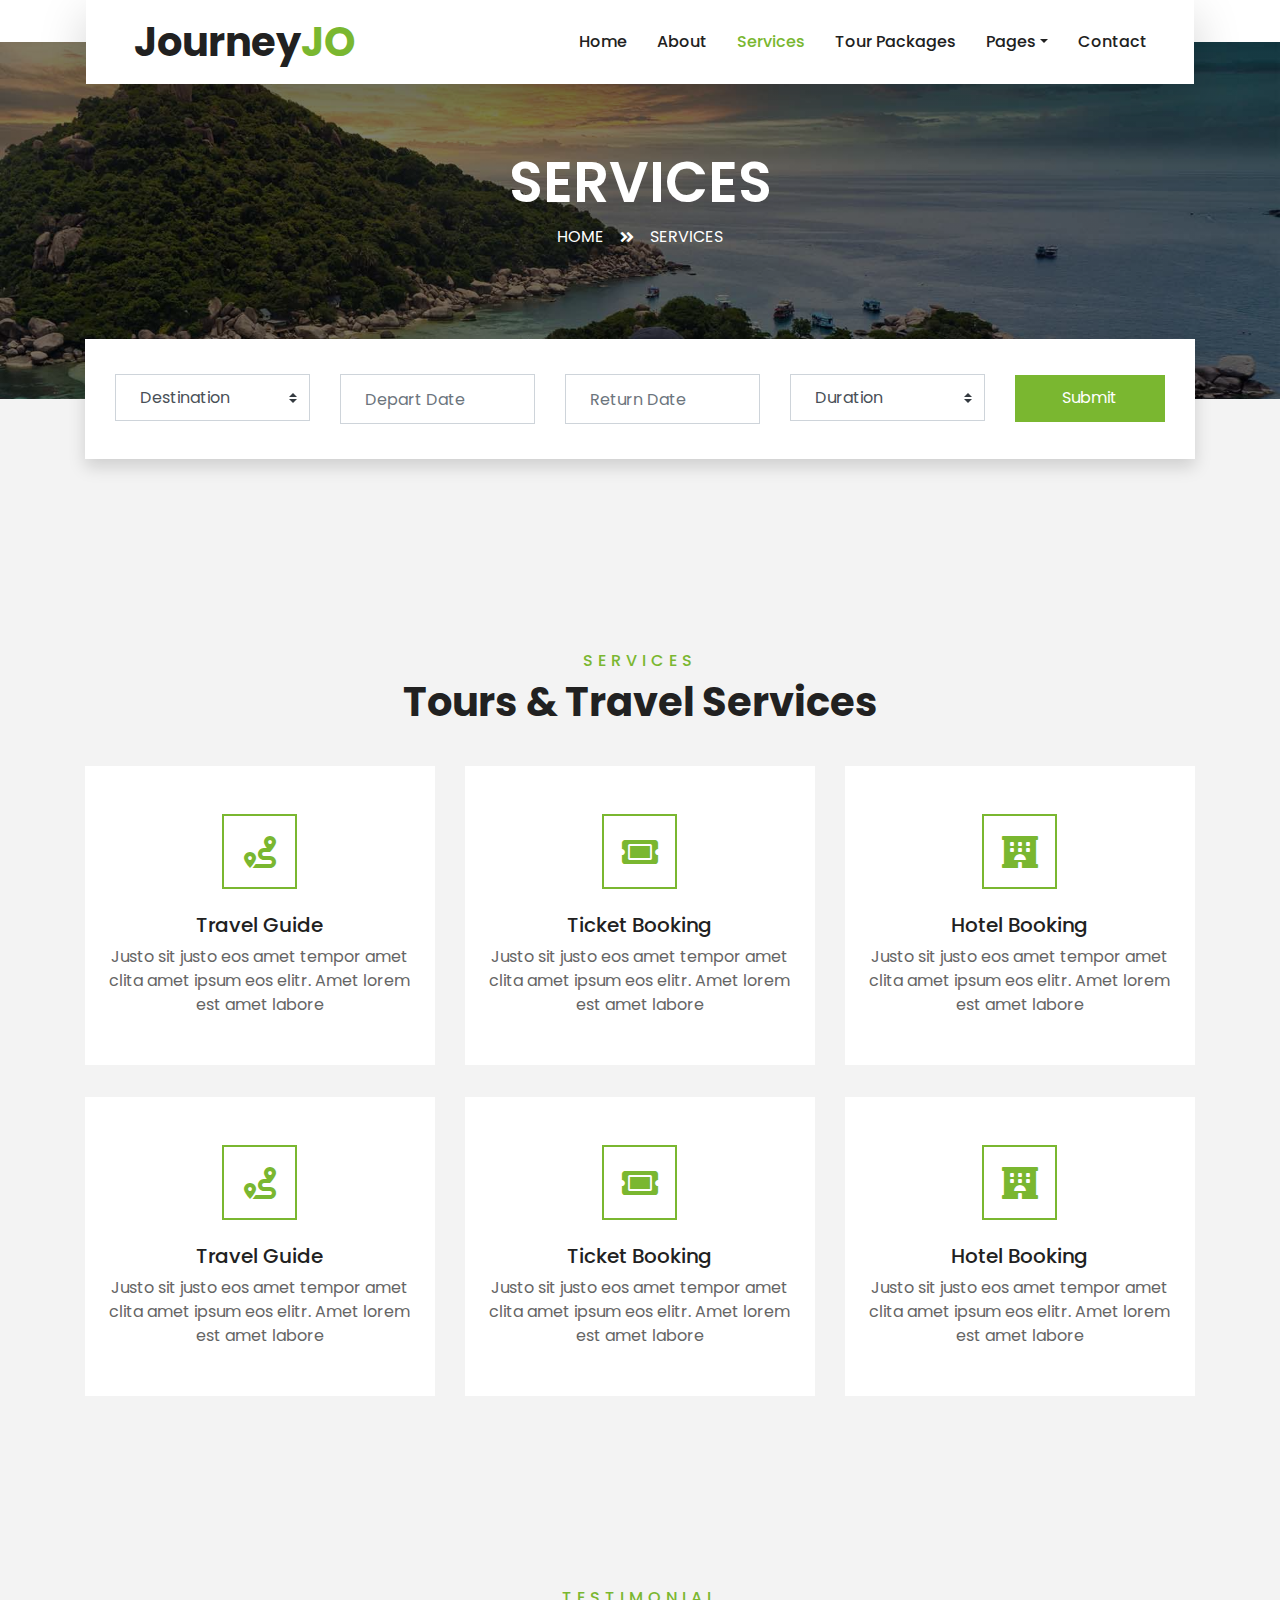
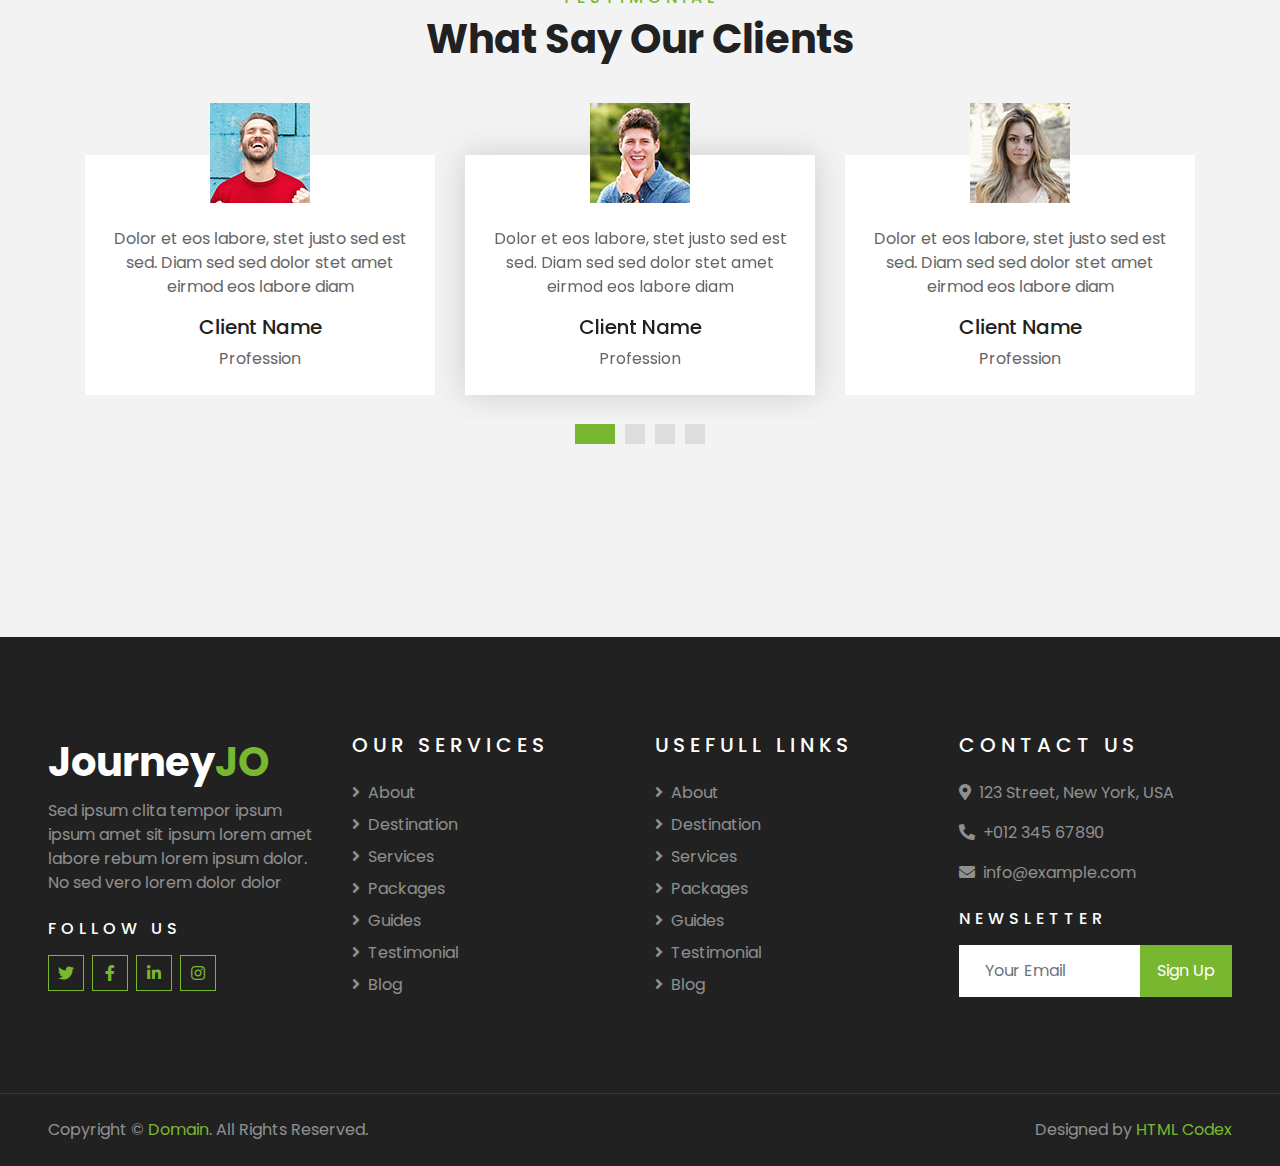
<file: service.html>
<!DOCTYPE html>
<html lang="en">

<head>
    <meta charset="utf-8">
    <title>TRAVELER - Free Travel Website Template</title>
    <meta content="width=device-width, initial-scale=1.0" name="viewport">
    <meta content="Free HTML Templates" name="keywords">
    <meta content="Free HTML Templates" name="description">

    <!-- Favicon -->
    <link href="img/favicon.ico" rel="icon">

    <!-- Google Web Fonts -->
    <link rel="preconnect" href="https://fonts.gstatic.com">
    <link href="https://fonts.googleapis.com/css2?family=Poppins:wght@400;500;600;700&display=swap" rel="stylesheet"> 

    <!-- Font Awesome -->
    <link href="https://cdnjs.cloudflare.com/ajax/libs/font-awesome/5.10.0/css/all.min.css" rel="stylesheet">

    <!-- Libraries Stylesheet -->
    <link href="lib/owlcarousel/assets/owl.carousel.min.css" rel="stylesheet">
    <link href="lib/tempusdominus/css/tempusdominus-bootstrap-4.min.css" rel="stylesheet" />

    <!-- Customized Bootstrap Stylesheet -->
    <link href="css/style.css" rel="stylesheet">
</head>

<body>
   
    <!-- Navbar Start -->
    <div class="container-fluid position-relative nav-bar p-0">
        <div class="container-lg position-relative p-0 px-lg-3" style="z-index: 9;">
            <nav class="navbar navbar-expand-lg bg-light navbar-light shadow-lg py-3 py-lg-0 pl-3 pl-lg-5">
                <a href="" class="navbar-brand">
                    <h1 class="m-0 text-primary"><span class="text-dark">Journey</span>JO</h1>
                </a>
                <button type="button" class="navbar-toggler" data-toggle="collapse" data-target="#navbarCollapse">
                    <span class="navbar-toggler-icon"></span>
                </button>
                <div class="collapse navbar-collapse justify-content-between px-3" id="navbarCollapse">
                    <div class="navbar-nav ml-auto py-0">
                        <a href="index.html" class="nav-item nav-link">Home</a>
                        <a href="about.html" class="nav-item nav-link">About</a>
                        <a href="service.html" class="nav-item nav-link active">Services</a>
                        <a href="package.html" class="nav-item nav-link">Tour Packages</a>
                        <div class="nav-item dropdown">
                            <a href="#" class="nav-link dropdown-toggle" data-toggle="dropdown">Pages</a>
                            <div class="dropdown-menu border-0 rounded-0 m-0">
                                <a href="blog.html" class="dropdown-item">Blog Grid</a>
                                <a href="single.html" class="dropdown-item">Blog Detail</a>
                                <a href="destination.html" class="dropdown-item">Destination</a>
                                <a href="guide.html" class="dropdown-item">Travel Guides</a>
                                <a href="testimonial.html" class="dropdown-item">Testimonial</a>
                            </div>
                        </div>
                        <a href="contact.html" class="nav-item nav-link">Contact</a>
                    </div>
                </div>
            </nav>
        </div>
    </div>
    <!-- Navbar End -->


    <!-- Header Start -->
    <div class="container-fluid page-header">
        <div class="container">
            <div class="d-flex flex-column align-items-center justify-content-center" style="min-height: 400px">
                <h3 class="display-4 text-white text-uppercase">Services</h3>
                <div class="d-inline-flex text-white">
                    <p class="m-0 text-uppercase"><a class="text-white" href="">Home</a></p>
                    <i class="fa fa-angle-double-right pt-1 px-3"></i>
                    <p class="m-0 text-uppercase">Services</p>
                </div>
            </div>
        </div>
    </div>
    <!-- Header End -->


    <!-- Booking Start -->
    <div class="container-fluid booking mt-5 pb-5">
        <div class="container pb-5">
            <div class="bg-light shadow" style="padding: 30px;">
                <div class="row align-items-center" style="min-height: 60px;">
                    <div class="col-md-10">
                        <div class="row">
                            <div class="col-md-3">
                                <div class="mb-3 mb-md-0">
                                    <select class="custom-select px-4" style="height: 47px;">
                                        <option selected>Destination</option>
                                        <option value="1">Destination 1</option>
                                        <option value="2">Destination 1</option>
                                        <option value="3">Destination 1</option>
                                    </select>
                                </div>
                            </div>
                            <div class="col-md-3">
                                <div class="mb-3 mb-md-0">
                                    <div class="date" id="date1" data-target-input="nearest">
                                        <input type="text" class="form-control p-4 datetimepicker-input" placeholder="Depart Date" data-target="#date1" data-toggle="datetimepicker"/>
                                    </div>
                                </div>
                            </div>
                            <div class="col-md-3">
                                <div class="mb-3 mb-md-0">
                                    <div class="date" id="date2" data-target-input="nearest">
                                        <input type="text" class="form-control p-4 datetimepicker-input" placeholder="Return Date" data-target="#date2" data-toggle="datetimepicker"/>
                                    </div>
                                </div>
                            </div>
                            <div class="col-md-3">
                                <div class="mb-3 mb-md-0">
                                    <select class="custom-select px-4" style="height: 47px;">
                                        <option selected>Duration</option>
                                        <option value="1">Duration 1</option>
                                        <option value="2">Duration 1</option>
                                        <option value="3">Duration 1</option>
                                    </select>
                                </div>
                            </div>
                        </div>
                    </div>
                    <div class="col-md-2">
                        <button class="btn btn-primary btn-block" type="submit" style="height: 47px; margin-top: -2px;">Submit</button>
                    </div>
                </div>
            </div>
        </div>
    </div>
    <!-- Booking End -->


    <!-- Service Start -->
    <div class="container-fluid py-5">
        <div class="container pt-5 pb-3">
            <div class="text-center mb-3 pb-3">
                <h6 class="text-primary text-uppercase" style="letter-spacing: 5px;">Services</h6>
                <h1>Tours & Travel Services</h1>
            </div>
            <div class="row">
                <div class="col-lg-4 col-md-6 mb-4">
                    <div class="service-item bg-white text-center mb-2 py-5 px-4">
                        <i class="fa fa-2x fa-route mx-auto mb-4"></i>
                        <h5 class="mb-2">Travel Guide</h5>
                        <p class="m-0">Justo sit justo eos amet tempor amet clita amet ipsum eos elitr. Amet lorem est amet labore</p>
                    </div>
                </div>
                <div class="col-lg-4 col-md-6 mb-4">
                    <div class="service-item bg-white text-center mb-2 py-5 px-4">
                        <i class="fa fa-2x fa-ticket-alt mx-auto mb-4"></i>
                        <h5 class="mb-2">Ticket Booking</h5>
                        <p class="m-0">Justo sit justo eos amet tempor amet clita amet ipsum eos elitr. Amet lorem est amet labore</p>
                    </div>
                </div>
                <div class="col-lg-4 col-md-6 mb-4">
                    <div class="service-item bg-white text-center mb-2 py-5 px-4">
                        <i class="fa fa-2x fa-hotel mx-auto mb-4"></i>
                        <h5 class="mb-2">Hotel Booking</h5>
                        <p class="m-0">Justo sit justo eos amet tempor amet clita amet ipsum eos elitr. Amet lorem est amet labore</p>
                    </div>
                </div>
                <div class="col-lg-4 col-md-6 mb-4">
                    <div class="service-item bg-white text-center mb-2 py-5 px-4">
                        <i class="fa fa-2x fa-route mx-auto mb-4"></i>
                        <h5 class="mb-2">Travel Guide</h5>
                        <p class="m-0">Justo sit justo eos amet tempor amet clita amet ipsum eos elitr. Amet lorem est amet labore</p>
                    </div>
                </div>
                <div class="col-lg-4 col-md-6 mb-4">
                    <div class="service-item bg-white text-center mb-2 py-5 px-4">
                        <i class="fa fa-2x fa-ticket-alt mx-auto mb-4"></i>
                        <h5 class="mb-2">Ticket Booking</h5>
                        <p class="m-0">Justo sit justo eos amet tempor amet clita amet ipsum eos elitr. Amet lorem est amet labore</p>
                    </div>
                </div>
                <div class="col-lg-4 col-md-6 mb-4">
                    <div class="service-item bg-white text-center mb-2 py-5 px-4">
                        <i class="fa fa-2x fa-hotel mx-auto mb-4"></i>
                        <h5 class="mb-2">Hotel Booking</h5>
                        <p class="m-0">Justo sit justo eos amet tempor amet clita amet ipsum eos elitr. Amet lorem est amet labore</p>
                    </div>
                </div>
            </div>
        </div>
    </div>
    <!-- Service End -->


    <!-- Testimonial Start -->
    <div class="container-fluid py-5">
        <div class="container py-5">
            <div class="text-center mb-3 pb-3">
                <h6 class="text-primary text-uppercase" style="letter-spacing: 5px;">Testimonial</h6>
                <h1>What Say Our Clients</h1>
            </div>
            <div class="owl-carousel testimonial-carousel">
                <div class="text-center pb-4">
                    <img class="img-fluid mx-auto" src="img/testimonial-1.jpg" style="width: 100px; height: 100px;" >
                    <div class="testimonial-text bg-white p-4 mt-n5">
                        <p class="mt-5">Dolor et eos labore, stet justo sed est sed. Diam sed sed dolor stet amet eirmod eos labore diam
                        </p>
                        <h5 class="text-truncate">Client Name</h5>
                        <span>Profession</span>
                    </div>
                </div>
                <div class="text-center">
                    <img class="img-fluid mx-auto" src="img/testimonial-2.jpg" style="width: 100px; height: 100px;" >
                    <div class="testimonial-text bg-white p-4 mt-n5">
                        <p class="mt-5">Dolor et eos labore, stet justo sed est sed. Diam sed sed dolor stet amet eirmod eos labore diam
                        </p>
                        <h5 class="text-truncate">Client Name</h5>
                        <span>Profession</span>
                    </div>
                </div>
                <div class="text-center">
                    <img class="img-fluid mx-auto" src="img/testimonial-3.jpg" style="width: 100px; height: 100px;" >
                    <div class="testimonial-text bg-white p-4 mt-n5">
                        <p class="mt-5">Dolor et eos labore, stet justo sed est sed. Diam sed sed dolor stet amet eirmod eos labore diam
                        </p>
                        <h5 class="text-truncate">Client Name</h5>
                        <span>Profession</span>
                    </div>
                </div>
                <div class="text-center">
                    <img class="img-fluid mx-auto" src="img/testimonial-4.jpg" style="width: 100px; height: 100px;" >
                    <div class="testimonial-text bg-white p-4 mt-n5">
                        <p class="mt-5">Dolor et eos labore, stet justo sed est sed. Diam sed sed dolor stet amet eirmod eos labore diam
                        </p>
                        <h5 class="text-truncate">Client Name</h5>
                        <span>Profession</span>
                    </div>
                </div>
            </div>
        </div>
    </div>
    <!-- Testimonial End -->


    <!-- Footer Start -->
    <div class="container-fluid bg-dark text-white-50 py-5 px-sm-3 px-lg-5" style="margin-top: 90px;">
        <div class="row pt-5">
            <div class="col-lg-3 col-md-6 mb-5">
                <a href="" class="navbar-brand">
                    <h1 class="text-primary"><span class="text-white">Journey</span>JO</h1>
                </a>
                <p>Sed ipsum clita tempor ipsum ipsum amet sit ipsum lorem amet labore rebum lorem ipsum dolor. No sed vero lorem dolor dolor</p>
                <h6 class="text-white text-uppercase mt-4 mb-3" style="letter-spacing: 5px;">Follow Us</h6>
                <div class="d-flex justify-content-start">
                    <a class="btn btn-outline-primary btn-square mr-2" href="#"><i class="fab fa-twitter"></i></a>
                    <a class="btn btn-outline-primary btn-square mr-2" href="#"><i class="fab fa-facebook-f"></i></a>
                    <a class="btn btn-outline-primary btn-square mr-2" href="#"><i class="fab fa-linkedin-in"></i></a>
                    <a class="btn btn-outline-primary btn-square" href="#"><i class="fab fa-instagram"></i></a>
                </div>
            </div>
            <div class="col-lg-3 col-md-6 mb-5">
                <h5 class="text-white text-uppercase mb-4" style="letter-spacing: 5px;">Our Services</h5>
                <div class="d-flex flex-column justify-content-start">
                    <a class="text-white-50 mb-2" href="#"><i class="fa fa-angle-right mr-2"></i>About</a>
                    <a class="text-white-50 mb-2" href="#"><i class="fa fa-angle-right mr-2"></i>Destination</a>
                    <a class="text-white-50 mb-2" href="#"><i class="fa fa-angle-right mr-2"></i>Services</a>
                    <a class="text-white-50 mb-2" href="#"><i class="fa fa-angle-right mr-2"></i>Packages</a>
                    <a class="text-white-50 mb-2" href="#"><i class="fa fa-angle-right mr-2"></i>Guides</a>
                    <a class="text-white-50 mb-2" href="#"><i class="fa fa-angle-right mr-2"></i>Testimonial</a>
                    <a class="text-white-50" href="#"><i class="fa fa-angle-right mr-2"></i>Blog</a>
                </div>
            </div>
            <div class="col-lg-3 col-md-6 mb-5">
                <h5 class="text-white text-uppercase mb-4" style="letter-spacing: 5px;">Usefull Links</h5>
                <div class="d-flex flex-column justify-content-start">
                    <a class="text-white-50 mb-2" href="#"><i class="fa fa-angle-right mr-2"></i>About</a>
                    <a class="text-white-50 mb-2" href="#"><i class="fa fa-angle-right mr-2"></i>Destination</a>
                    <a class="text-white-50 mb-2" href="#"><i class="fa fa-angle-right mr-2"></i>Services</a>
                    <a class="text-white-50 mb-2" href="#"><i class="fa fa-angle-right mr-2"></i>Packages</a>
                    <a class="text-white-50 mb-2" href="#"><i class="fa fa-angle-right mr-2"></i>Guides</a>
                    <a class="text-white-50 mb-2" href="#"><i class="fa fa-angle-right mr-2"></i>Testimonial</a>
                    <a class="text-white-50" href="#"><i class="fa fa-angle-right mr-2"></i>Blog</a>
                </div>
            </div>
            <div class="col-lg-3 col-md-6 mb-5">
                <h5 class="text-white text-uppercase mb-4" style="letter-spacing: 5px;">Contact Us</h5>
                <p><i class="fa fa-map-marker-alt mr-2"></i>123 Street, New York, USA</p>
                <p><i class="fa fa-phone-alt mr-2"></i>+012 345 67890</p>
                <p><i class="fa fa-envelope mr-2"></i>info@example.com</p>
                <h6 class="text-white text-uppercase mt-4 mb-3" style="letter-spacing: 5px;">Newsletter</h6>
                <div class="w-100">
                    <div class="input-group">
                        <input type="text" class="form-control border-light" style="padding: 25px;" placeholder="Your Email">
                        <div class="input-group-append">
                            <button class="btn btn-primary px-3">Sign Up</button>
                        </div>
                    </div>
                </div>
            </div>
        </div>
    </div>
    <div class="container-fluid bg-dark text-white border-top py-4 px-sm-3 px-md-5" style="border-color: rgba(256, 256, 256, .1) !important;">
        <div class="row">
            <div class="col-lg-6 text-center text-md-left mb-3 mb-md-0">
                <p class="m-0 text-white-50">Copyright &copy; <a href="#">Domain</a>. All Rights Reserved.</a>
                </p>
            </div>
            <div class="col-lg-6 text-center text-md-right">
                <p class="m-0 text-white-50">Designed by <a href="https://htmlcodex.com">HTML Codex</a>
                </p>
            </div>
        </div>
    </div>
    <!-- Footer End -->


    <!-- Back to Top -->
    <a href="#" class="btn btn-lg btn-primary btn-lg-square back-to-top"><i class="fa fa-angle-double-up"></i></a>


    <!-- JavaScript Libraries -->
    <script src="https://code.jquery.com/jquery-3.4.1.min.js"></script>
    <script src="https://stackpath.bootstrapcdn.com/bootstrap/4.4.1/js/bootstrap.bundle.min.js"></script>
    <script src="lib/easing/easing.min.js"></script>
    <script src="lib/owlcarousel/owl.carousel.min.js"></script>
    <script src="lib/tempusdominus/js/moment.min.js"></script>
    <script src="lib/tempusdominus/js/moment-timezone.min.js"></script>
    <script src="lib/tempusdominus/js/tempusdominus-bootstrap-4.min.js"></script>

    <!-- Contact Javascript File -->
    <script src="mail/jqBootstrapValidation.min.js"></script>
    <script src="mail/contact.js"></script>

    <!-- Template Javascript -->
    <script src="js/main.js"></script>
</body>

</html>
</file>
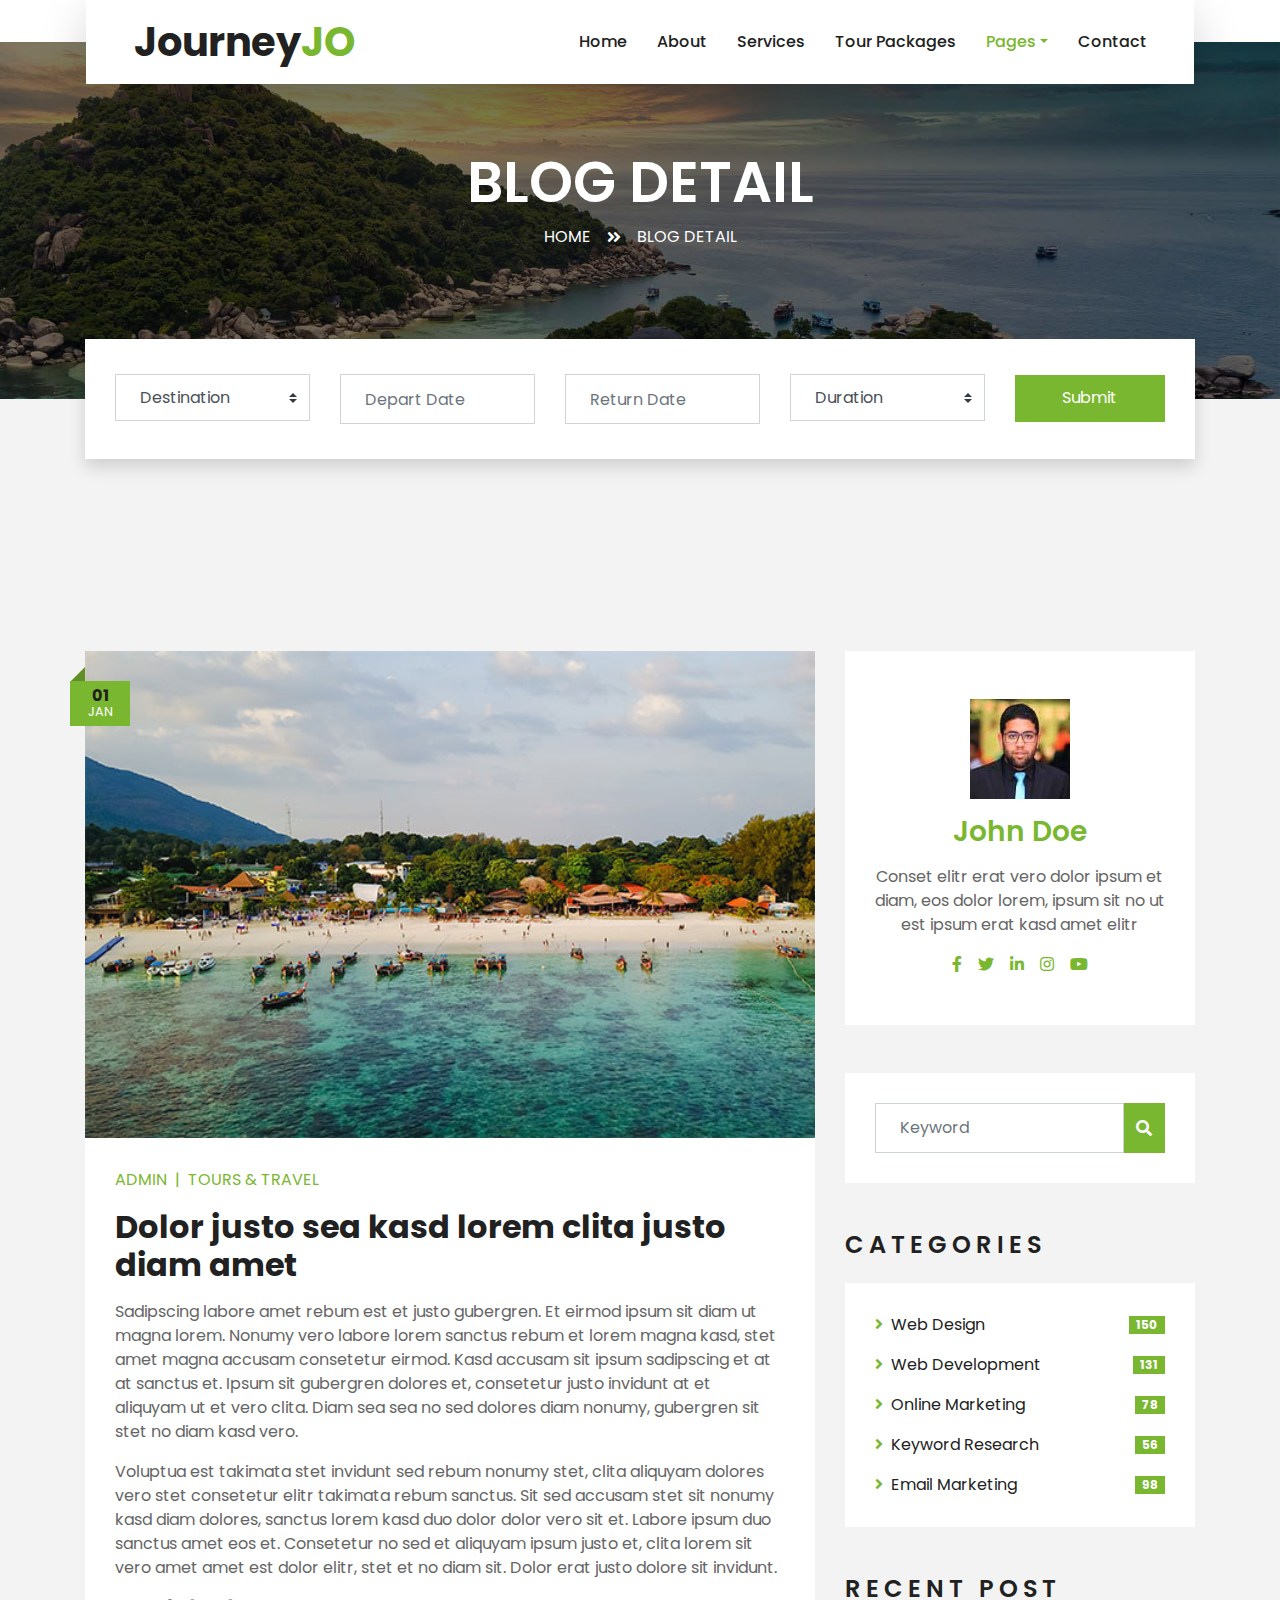
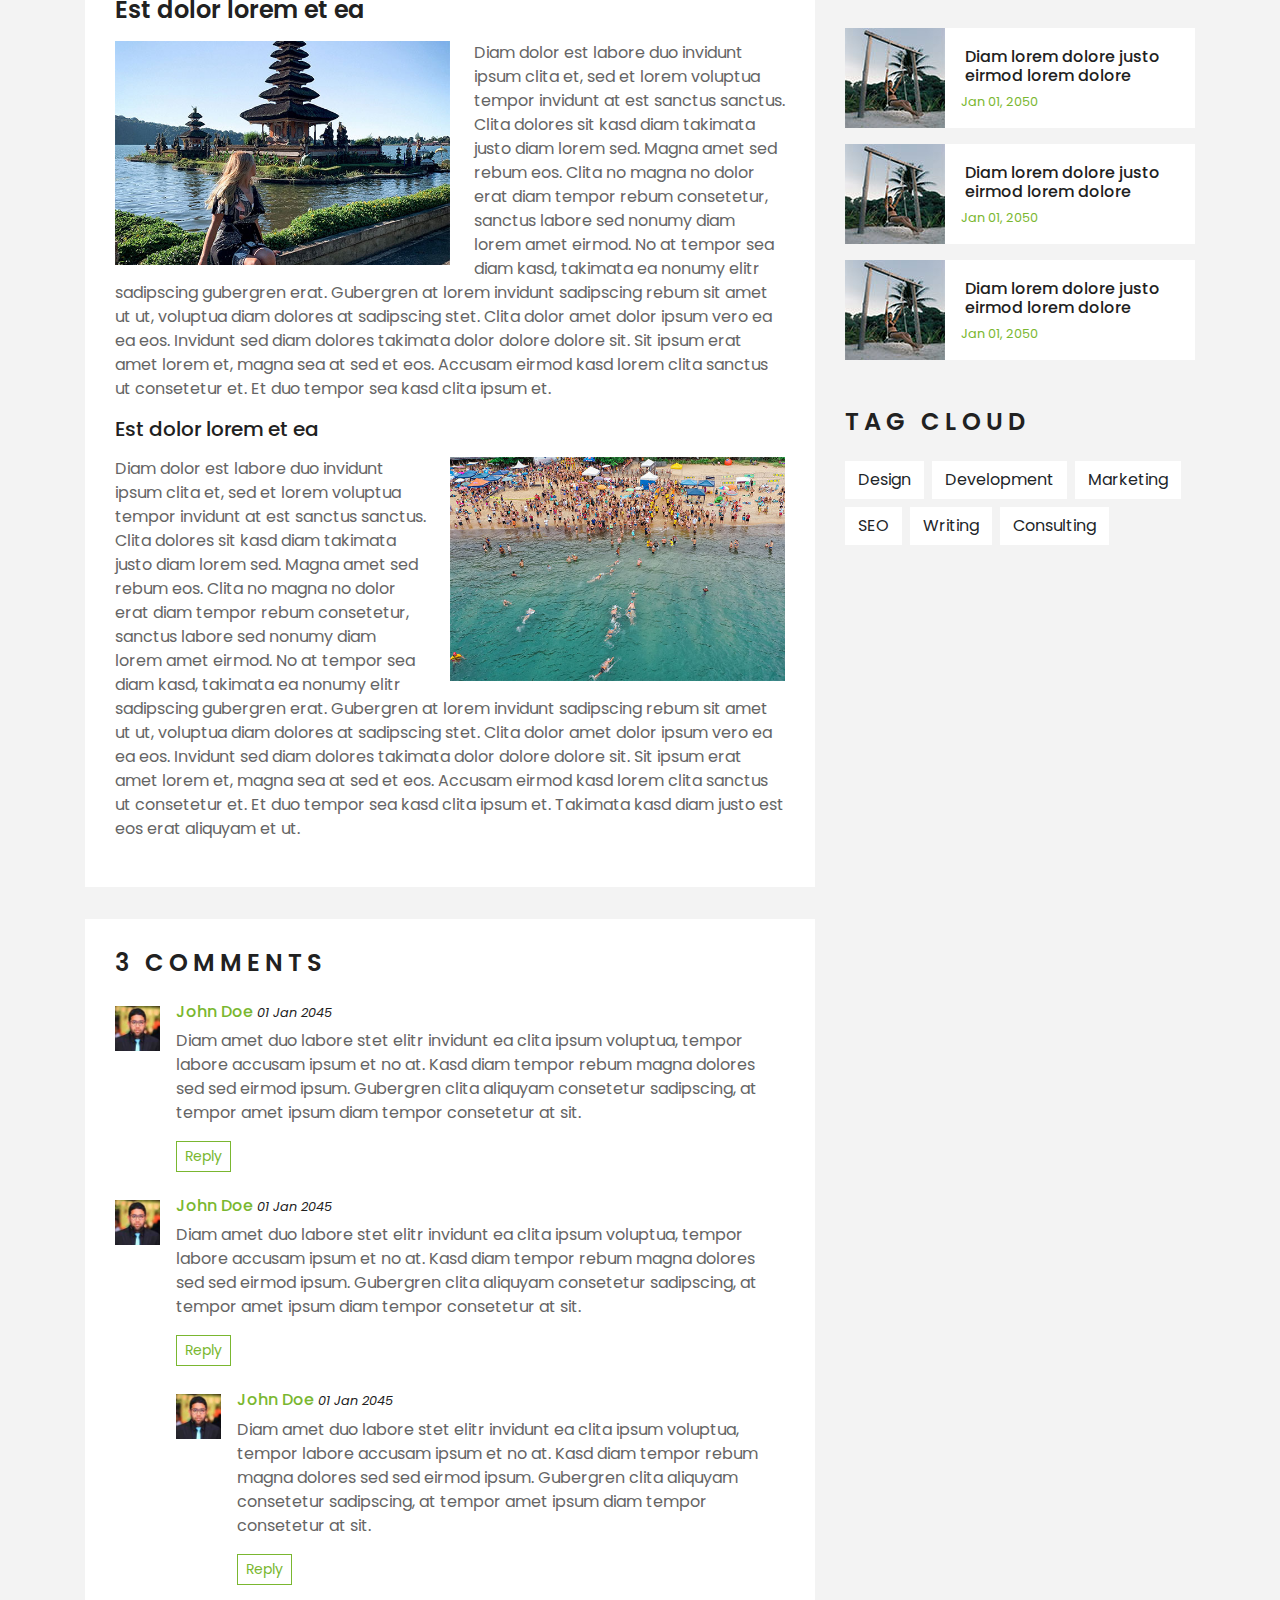
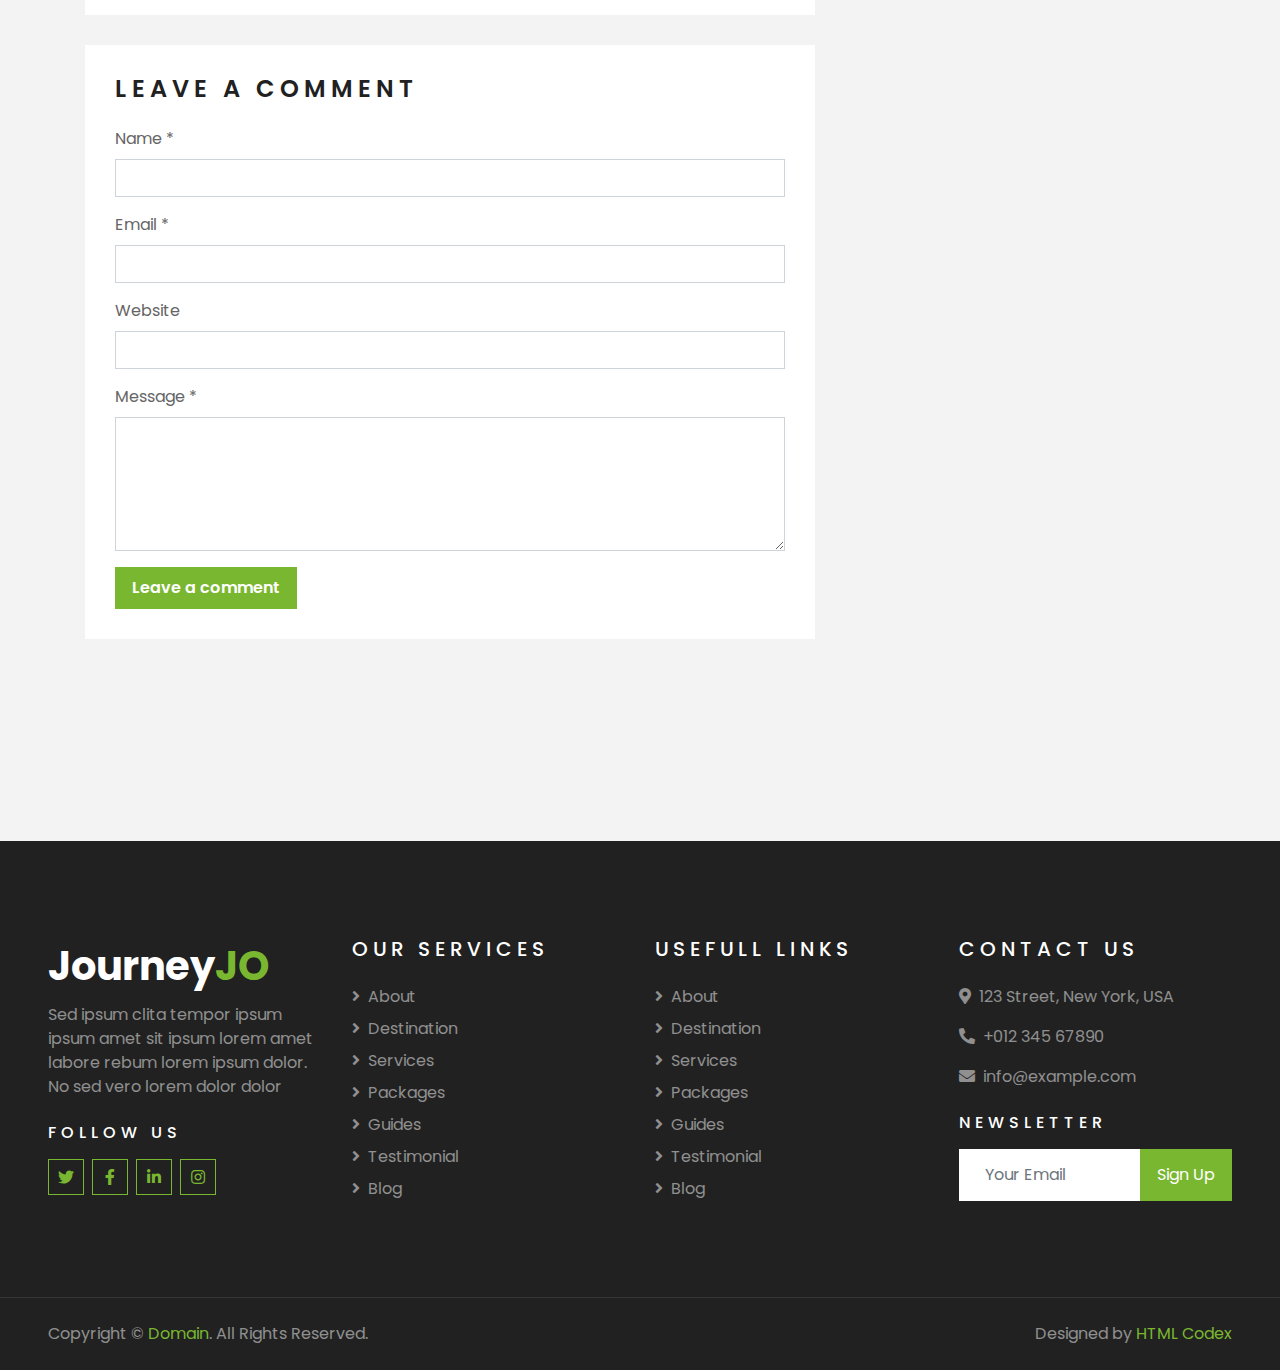
<file: single.html>
<!DOCTYPE html>
<html lang="en">

<head>
    <meta charset="utf-8">
    <title>TRAVELER - Free Travel Website Template</title>
    <meta content="width=device-width, initial-scale=1.0" name="viewport">
    <meta content="Free HTML Templates" name="keywords">
    <meta content="Free HTML Templates" name="description">

    <!-- Favicon -->
    <link href="img/favicon.ico" rel="icon">

    <!-- Google Web Fonts -->
    <link rel="preconnect" href="https://fonts.gstatic.com">
    <link href="https://fonts.googleapis.com/css2?family=Poppins:wght@400;500;600;700&display=swap" rel="stylesheet"> 

    <!-- Font Awesome -->
    <link href="https://cdnjs.cloudflare.com/ajax/libs/font-awesome/5.10.0/css/all.min.css" rel="stylesheet">

    <!-- Libraries Stylesheet -->
    <link href="lib/owlcarousel/assets/owl.carousel.min.css" rel="stylesheet">
    <link href="lib/tempusdominus/css/tempusdominus-bootstrap-4.min.css" rel="stylesheet" />

    <!-- Customized Bootstrap Stylesheet -->
    <link href="css/style.css" rel="stylesheet">
</head>

<body>

    <!-- Navbar Start -->
    <div class="container-fluid position-relative nav-bar p-0">
        <div class="container-lg position-relative p-0 px-lg-3" style="z-index: 9;">
            <nav class="navbar navbar-expand-lg bg-light navbar-light shadow-lg py-3 py-lg-0 pl-3 pl-lg-5">
                <a href="" class="navbar-brand">
                    <h1 class="m-0 text-primary"><span class="text-dark">Journey</span>JO</h1>
                </a>
                <button type="button" class="navbar-toggler" data-toggle="collapse" data-target="#navbarCollapse">
                    <span class="navbar-toggler-icon"></span>
                </button>
                <div class="collapse navbar-collapse justify-content-between px-3" id="navbarCollapse">
                    <div class="navbar-nav ml-auto py-0">
                        <a href="index.html" class="nav-item nav-link">Home</a>
                        <a href="about.html" class="nav-item nav-link">About</a>
                        <a href="service.html" class="nav-item nav-link">Services</a>
                        <a href="package.html" class="nav-item nav-link">Tour Packages</a>
                        <div class="nav-item dropdown">
                            <a href="#" class="nav-link dropdown-toggle active" data-toggle="dropdown">Pages</a>
                            <div class="dropdown-menu border-0 rounded-0 m-0">
                                <a href="blog.html" class="dropdown-item">Blog Grid</a>
                                <a href="single.html" class="dropdown-item active">Blog Detail</a>
                                <a href="destination.html" class="dropdown-item">Destination</a>
                                <a href="guide.html" class="dropdown-item">Travel Guides</a>
                                <a href="testimonial.html" class="dropdown-item">Testimonial</a>
                            </div>
                        </div>
                        <a href="contact.html" class="nav-item nav-link">Contact</a>
                    </div>
                </div>
            </nav>
        </div>
    </div>
    <!-- Navbar End -->


    <!-- Header Start -->
    <div class="container-fluid page-header">
        <div class="container">
            <div class="d-flex flex-column align-items-center justify-content-center" style="min-height: 400px">
                <h3 class="display-4 text-white text-uppercase">Blog Detail</h3>
                <div class="d-inline-flex text-white">
                    <p class="m-0 text-uppercase"><a class="text-white" href="">Home</a></p>
                    <i class="fa fa-angle-double-right pt-1 px-3"></i>
                    <p class="m-0 text-uppercase">Blog Detail</p>
                </div>
            </div>
        </div>
    </div>
    <!-- Header End -->


    <!-- Booking Start -->
    <div class="container-fluid booking mt-5 pb-5">
        <div class="container pb-5">
            <div class="bg-light shadow" style="padding: 30px;">
                <div class="row align-items-center" style="min-height: 60px;">
                    <div class="col-md-10">
                        <div class="row">
                            <div class="col-md-3">
                                <div class="mb-3 mb-md-0">
                                    <select class="custom-select px-4" style="height: 47px;">
                                        <option selected>Destination</option>
                                        <option value="1">Destination 1</option>
                                        <option value="2">Destination 1</option>
                                        <option value="3">Destination 1</option>
                                    </select>
                                </div>
                            </div>
                            <div class="col-md-3">
                                <div class="mb-3 mb-md-0">
                                    <div class="date" id="date1" data-target-input="nearest">
                                        <input type="text" class="form-control p-4 datetimepicker-input" placeholder="Depart Date" data-target="#date1" data-toggle="datetimepicker"/>
                                    </div>
                                </div>
                            </div>
                            <div class="col-md-3">
                                <div class="mb-3 mb-md-0">
                                    <div class="date" id="date2" data-target-input="nearest">
                                        <input type="text" class="form-control p-4 datetimepicker-input" placeholder="Return Date" data-target="#date2" data-toggle="datetimepicker"/>
                                    </div>
                                </div>
                            </div>
                            <div class="col-md-3">
                                <div class="mb-3 mb-md-0">
                                    <select class="custom-select px-4" style="height: 47px;">
                                        <option selected>Duration</option>
                                        <option value="1">Duration 1</option>
                                        <option value="2">Duration 1</option>
                                        <option value="3">Duration 1</option>
                                    </select>
                                </div>
                            </div>
                        </div>
                    </div>
                    <div class="col-md-2">
                        <button class="btn btn-primary btn-block" type="submit" style="height: 47px; margin-top: -2px;">Submit</button>
                    </div>
                </div>
            </div>
        </div>
    </div>
    <!-- Booking End -->


    <!-- Blog Start -->
    <div class="container-fluid py-5">
        <div class="container py-5">
            <div class="row">
                <div class="col-lg-8">
                    <!-- Blog Detail Start -->
                    <div class="pb-3">
                        <div class="blog-item">
                            <div class="position-relative">
                                <img class="img-fluid w-100" src="img/blog-1.jpg" alt="">
                                <div class="blog-date">
                                    <h6 class="font-weight-bold mb-n1">01</h6>
                                    <small class="text-white text-uppercase">Jan</small>
                                </div>
                            </div>
                        </div>
                        <div class="bg-white mb-3" style="padding: 30px;">
                            <div class="d-flex mb-3">
                                <a class="text-primary text-uppercase text-decoration-none" href="">Admin</a>
                                <span class="text-primary px-2">|</span>
                                <a class="text-primary text-uppercase text-decoration-none" href="">Tours & Travel</a>
                            </div>
                            <h2 class="mb-3">Dolor justo sea kasd lorem clita justo diam amet</h2>
                            <p>Sadipscing labore amet rebum est et justo gubergren. Et eirmod ipsum sit diam ut
                                magna lorem. Nonumy vero labore lorem sanctus rebum et lorem magna kasd, stet
                                amet magna accusam consetetur eirmod. Kasd accusam sit ipsum sadipscing et at at
                                sanctus et. Ipsum sit gubergren dolores et, consetetur justo invidunt at et
                                aliquyam ut et vero clita. Diam sea sea no sed dolores diam nonumy, gubergren
                                sit stet no diam kasd vero.</p>
                            <p>Voluptua est takimata stet invidunt sed rebum nonumy stet, clita aliquyam dolores
                                vero stet consetetur elitr takimata rebum sanctus. Sit sed accusam stet sit
                                nonumy kasd diam dolores, sanctus lorem kasd duo dolor dolor vero sit et. Labore
                                ipsum duo sanctus amet eos et. Consetetur no sed et aliquyam ipsum justo et,
                                clita lorem sit vero amet amet est dolor elitr, stet et no diam sit. Dolor erat
                                justo dolore sit invidunt.</p>
                            <h4 class="mb-3">Est dolor lorem et ea</h4>
                            <img class="img-fluid w-50 float-left mr-4 mb-2" src="img/blog-2.jpg">
                            <p>Diam dolor est labore duo invidunt ipsum clita et, sed et lorem voluptua tempor
                                invidunt at est sanctus sanctus. Clita dolores sit kasd diam takimata justo diam
                                lorem sed. Magna amet sed rebum eos. Clita no magna no dolor erat diam tempor
                                rebum consetetur, sanctus labore sed nonumy diam lorem amet eirmod. No at tempor
                                sea diam kasd, takimata ea nonumy elitr sadipscing gubergren erat. Gubergren at
                                lorem invidunt sadipscing rebum sit amet ut ut, voluptua diam dolores at
                                sadipscing stet. Clita dolor amet dolor ipsum vero ea ea eos. Invidunt sed diam
                                dolores takimata dolor dolore dolore sit. Sit ipsum erat amet lorem et, magna
                                sea at sed et eos. Accusam eirmod kasd lorem clita sanctus ut consetetur et. Et
                                duo tempor sea kasd clita ipsum et.</p>
                            <h5 class="mb-3">Est dolor lorem et ea</h5>
                            <img class="img-fluid w-50 float-right ml-4 mb-2" src="img/blog-3.jpg">
                            <p>Diam dolor est labore duo invidunt ipsum clita et, sed et lorem voluptua tempor
                                invidunt at est sanctus sanctus. Clita dolores sit kasd diam takimata justo diam
                                lorem sed. Magna amet sed rebum eos. Clita no magna no dolor erat diam tempor
                                rebum consetetur, sanctus labore sed nonumy diam lorem amet eirmod. No at tempor
                                sea diam kasd, takimata ea nonumy elitr sadipscing gubergren erat. Gubergren at
                                lorem invidunt sadipscing rebum sit amet ut ut, voluptua diam dolores at
                                sadipscing stet. Clita dolor amet dolor ipsum vero ea ea eos. Invidunt sed diam
                                dolores takimata dolor dolore dolore sit. Sit ipsum erat amet lorem et, magna
                                sea at sed et eos. Accusam eirmod kasd lorem clita sanctus ut consetetur et. Et
                                duo tempor sea kasd clita ipsum et. Takimata kasd diam justo est eos erat
                                aliquyam et ut.</p>
                        </div>
                    </div>
                    <!-- Blog Detail End -->
    
                    <!-- Comment List Start -->
                    <div class="bg-white" style="padding: 30px; margin-bottom: 30px;">
                        <h4 class="text-uppercase mb-4" style="letter-spacing: 5px;">3 Comments</h4>
                        <div class="media mb-4">
                            <img src="img/user.jpg" alt="Image" class="img-fluid mr-3 mt-1" style="width: 45px;">
                            <div class="media-body">
                                <h6><a href="">John Doe</a> <small><i>01 Jan 2045</i></small></h6>
                                <p>Diam amet duo labore stet elitr invidunt ea clita ipsum voluptua, tempor labore
                                    accusam ipsum et no at. Kasd diam tempor rebum magna dolores sed sed eirmod ipsum.
                                    Gubergren clita aliquyam consetetur sadipscing, at tempor amet ipsum diam tempor
                                    consetetur at sit.</p>
                                <button class="btn btn-sm btn-outline-primary">Reply</button>
                            </div>
                        </div>
                        <div class="media">
                            <img src="img/user.jpg" alt="Image" class="img-fluid mr-3 mt-1" style="width: 45px;">
                            <div class="media-body">
                                <h6><a href="">John Doe</a> <small><i>01 Jan 2045</i></small></h6>
                                <p>Diam amet duo labore stet elitr invidunt ea clita ipsum voluptua, tempor labore
                                    accusam ipsum et no at. Kasd diam tempor rebum magna dolores sed sed eirmod ipsum.
                                    Gubergren clita aliquyam consetetur sadipscing, at tempor amet ipsum diam tempor
                                    consetetur at sit.</p>
                                <button class="btn btn-sm btn-outline-primary">Reply</button>
                                <div class="media mt-4">
                                    <img src="img/user.jpg" alt="Image" class="img-fluid mr-3 mt-1"
                                        style="width: 45px;">
                                    <div class="media-body">
                                        <h6><a href="">John Doe</a> <small><i>01 Jan 2045</i></small></h6>
                                        <p>Diam amet duo labore stet elitr invidunt ea clita ipsum voluptua, tempor
                                            labore accusam ipsum et no at. Kasd diam tempor rebum magna dolores sed sed
                                            eirmod ipsum. Gubergren clita aliquyam consetetur sadipscing, at tempor amet
                                            ipsum diam tempor consetetur at sit.</p>
                                        <button class="btn btn-sm btn-outline-primary">Reply</button>
                                    </div>
                                </div>
                            </div>
                        </div>
                    </div>
                    <!-- Comment List End -->
    
                    <!-- Comment Form Start -->
                    <div class="bg-white mb-3" style="padding: 30px;">
                        <h4 class="text-uppercase mb-4" style="letter-spacing: 5px;">Leave a comment</h4>
                        <form>
                            <div class="form-group">
                                <label for="name">Name *</label>
                                <input type="text" class="form-control" id="name">
                            </div>
                            <div class="form-group">
                                <label for="email">Email *</label>
                                <input type="email" class="form-control" id="email">
                            </div>
                            <div class="form-group">
                                <label for="website">Website</label>
                                <input type="url" class="form-control" id="website">
                            </div>
    
                            <div class="form-group">
                                <label for="message">Message *</label>
                                <textarea id="message" cols="30" rows="5" class="form-control"></textarea>
                            </div>
                            <div class="form-group mb-0">
                                <input type="submit" value="Leave a comment"
                                    class="btn btn-primary font-weight-semi-bold py-2 px-3">
                            </div>
                        </form>
                    </div>
                    <!-- Comment Form End -->
                </div>
    
                <div class="col-lg-4 mt-5 mt-lg-0">
                    <!-- Author Bio -->
                    <div class="d-flex flex-column text-center bg-white mb-5 py-5 px-4">
                        <img src="img/user.jpg" class="img-fluid mx-auto mb-3" style="width: 100px;">
                        <h3 class="text-primary mb-3">John Doe</h3>
                        <p>Conset elitr erat vero dolor ipsum et diam, eos dolor lorem, ipsum sit no ut est  ipsum erat kasd amet elitr</p>
                        <div class="d-flex justify-content-center">
                            <a class="text-primary px-2" href="">
                                <i class="fab fa-facebook-f"></i>
                            </a>
                            <a class="text-primary px-2" href="">
                                <i class="fab fa-twitter"></i>
                            </a>
                            <a class="text-primary px-2" href="">
                                <i class="fab fa-linkedin-in"></i>
                            </a>
                            <a class="text-primary px-2" href="">
                                <i class="fab fa-instagram"></i>
                            </a>
                            <a class="text-primary px-2" href="">
                                <i class="fab fa-youtube"></i>
                            </a>
                        </div>
                    </div>
    
                    <!-- Search Form -->
                    <div class="mb-5">
                        <div class="bg-white" style="padding: 30px;">
                            <div class="input-group">
                                <input type="text" class="form-control p-4" placeholder="Keyword">
                                <div class="input-group-append">
                                    <span class="input-group-text bg-primary border-primary text-white"><i
                                            class="fa fa-search"></i></span>
                                </div>
                            </div>
                        </div>
                    </div>

                    <!-- Category List -->
                    <div class="mb-5">
                        <h4 class="text-uppercase mb-4" style="letter-spacing: 5px;">Categories</h4>
                        <div class="bg-white" style="padding: 30px;">
                            <ul class="list-inline m-0">
                                <li class="mb-3 d-flex justify-content-between align-items-center">
                                    <a class="text-dark" href="#"><i class="fa fa-angle-right text-primary mr-2"></i>Web
                                        Design</a>
                                    <span class="badge badge-primary badge-pill">150</span>
                                </li>
                                <li class="mb-3 d-flex justify-content-between align-items-center">
                                    <a class="text-dark" href="#"><i class="fa fa-angle-right text-primary mr-2"></i>Web
                                        Development</a>
                                    <span class="badge badge-primary badge-pill">131</span>
                                </li>
                                <li class="mb-3 d-flex justify-content-between align-items-center">
                                    <a class="text-dark" href="#"><i
                                            class="fa fa-angle-right text-primary mr-2"></i>Online Marketing</a>
                                    <span class="badge badge-primary badge-pill">78</span>
                                </li>
                                <li class="mb-3 d-flex justify-content-between align-items-center">
                                    <a class="text-dark" href="#"><i
                                            class="fa fa-angle-right text-primary mr-2"></i>Keyword Research</a>
                                    <span class="badge badge-primary badge-pill">56</span>
                                </li>
                                <li class="d-flex justify-content-between align-items-center">
                                    <a class="text-dark" href="#"><i
                                            class="fa fa-angle-right text-primary mr-2"></i>Email Marketing</a>
                                    <span class="badge badge-primary badge-pill">98</span>
                                </li>
                            </ul>
                        </div>
                    </div>
    
                    <!-- Recent Post -->
                    <div class="mb-5">
                        <h4 class="text-uppercase mb-4" style="letter-spacing: 5px;">Recent Post</h4>
                        <a class="d-flex align-items-center text-decoration-none bg-white mb-3" href="">
                            <img class="img-fluid" src="img/blog-100x100.jpg" alt="">
                            <div class="pl-3">
                                <h6 class="m-1">Diam lorem dolore justo eirmod lorem dolore</h6>
                                <small>Jan 01, 2050</small>
                            </div>
                        </a>
                        <a class="d-flex align-items-center text-decoration-none bg-white mb-3" href="">
                            <img class="img-fluid" src="img/blog-100x100.jpg" alt="">
                            <div class="pl-3">
                                <h6 class="m-1">Diam lorem dolore justo eirmod lorem dolore</h6>
                                <small>Jan 01, 2050</small>
                            </div>
                        </a>
                        <a class="d-flex align-items-center text-decoration-none bg-white mb-3" href="">
                            <img class="img-fluid" src="img/blog-100x100.jpg" alt="">
                            <div class="pl-3">
                                <h6 class="m-1">Diam lorem dolore justo eirmod lorem dolore</h6>
                                <small>Jan 01, 2050</small>
                            </div>
                        </a>
                    </div>
    
                    <!-- Tag Cloud -->
                    <div class="mb-5">
                        <h4 class="text-uppercase mb-4" style="letter-spacing: 5px;">Tag Cloud</h4>
                        <div class="d-flex flex-wrap m-n1">
                            <a href="" class="btn btn-light m-1">Design</a>
                            <a href="" class="btn btn-light m-1">Development</a>
                            <a href="" class="btn btn-light m-1">Marketing</a>
                            <a href="" class="btn btn-light m-1">SEO</a>
                            <a href="" class="btn btn-light m-1">Writing</a>
                            <a href="" class="btn btn-light m-1">Consulting</a>
                        </div>
                    </div>
                </div>
            </div>
        </div>
    </div>
    <!-- Blog End -->


    <!-- Footer Start -->
    <div class="container-fluid bg-dark text-white-50 py-5 px-sm-3 px-lg-5" style="margin-top: 90px;">
        <div class="row pt-5">
            <div class="col-lg-3 col-md-6 mb-5">
                <a href="" class="navbar-brand">
                    <h1 class="text-primary"><span class="text-white">Journey</span>JO</h1>
                </a>
                <p>Sed ipsum clita tempor ipsum ipsum amet sit ipsum lorem amet labore rebum lorem ipsum dolor. No sed vero lorem dolor dolor</p>
                <h6 class="text-white text-uppercase mt-4 mb-3" style="letter-spacing: 5px;">Follow Us</h6>
                <div class="d-flex justify-content-start">
                    <a class="btn btn-outline-primary btn-square mr-2" href="#"><i class="fab fa-twitter"></i></a>
                    <a class="btn btn-outline-primary btn-square mr-2" href="#"><i class="fab fa-facebook-f"></i></a>
                    <a class="btn btn-outline-primary btn-square mr-2" href="#"><i class="fab fa-linkedin-in"></i></a>
                    <a class="btn btn-outline-primary btn-square" href="#"><i class="fab fa-instagram"></i></a>
                </div>
            </div>
            <div class="col-lg-3 col-md-6 mb-5">
                <h5 class="text-white text-uppercase mb-4" style="letter-spacing: 5px;">Our Services</h5>
                <div class="d-flex flex-column justify-content-start">
                    <a class="text-white-50 mb-2" href="#"><i class="fa fa-angle-right mr-2"></i>About</a>
                    <a class="text-white-50 mb-2" href="#"><i class="fa fa-angle-right mr-2"></i>Destination</a>
                    <a class="text-white-50 mb-2" href="#"><i class="fa fa-angle-right mr-2"></i>Services</a>
                    <a class="text-white-50 mb-2" href="#"><i class="fa fa-angle-right mr-2"></i>Packages</a>
                    <a class="text-white-50 mb-2" href="#"><i class="fa fa-angle-right mr-2"></i>Guides</a>
                    <a class="text-white-50 mb-2" href="#"><i class="fa fa-angle-right mr-2"></i>Testimonial</a>
                    <a class="text-white-50" href="#"><i class="fa fa-angle-right mr-2"></i>Blog</a>
                </div>
            </div>
            <div class="col-lg-3 col-md-6 mb-5">
                <h5 class="text-white text-uppercase mb-4" style="letter-spacing: 5px;">Usefull Links</h5>
                <div class="d-flex flex-column justify-content-start">
                    <a class="text-white-50 mb-2" href="#"><i class="fa fa-angle-right mr-2"></i>About</a>
                    <a class="text-white-50 mb-2" href="#"><i class="fa fa-angle-right mr-2"></i>Destination</a>
                    <a class="text-white-50 mb-2" href="#"><i class="fa fa-angle-right mr-2"></i>Services</a>
                    <a class="text-white-50 mb-2" href="#"><i class="fa fa-angle-right mr-2"></i>Packages</a>
                    <a class="text-white-50 mb-2" href="#"><i class="fa fa-angle-right mr-2"></i>Guides</a>
                    <a class="text-white-50 mb-2" href="#"><i class="fa fa-angle-right mr-2"></i>Testimonial</a>
                    <a class="text-white-50" href="#"><i class="fa fa-angle-right mr-2"></i>Blog</a>
                </div>
            </div>
            <div class="col-lg-3 col-md-6 mb-5">
                <h5 class="text-white text-uppercase mb-4" style="letter-spacing: 5px;">Contact Us</h5>
                <p><i class="fa fa-map-marker-alt mr-2"></i>123 Street, New York, USA</p>
                <p><i class="fa fa-phone-alt mr-2"></i>+012 345 67890</p>
                <p><i class="fa fa-envelope mr-2"></i>info@example.com</p>
                <h6 class="text-white text-uppercase mt-4 mb-3" style="letter-spacing: 5px;">Newsletter</h6>
                <div class="w-100">
                    <div class="input-group">
                        <input type="text" class="form-control border-light" style="padding: 25px;" placeholder="Your Email">
                        <div class="input-group-append">
                            <button class="btn btn-primary px-3">Sign Up</button>
                        </div>
                    </div>
                </div>
            </div>
        </div>
    </div>
    <div class="container-fluid bg-dark text-white border-top py-4 px-sm-3 px-md-5" style="border-color: rgba(256, 256, 256, .1) !important;">
        <div class="row">
            <div class="col-lg-6 text-center text-md-left mb-3 mb-md-0">
                <p class="m-0 text-white-50">Copyright &copy; <a href="#">Domain</a>. All Rights Reserved.</a>
                </p>
            </div>
            <div class="col-lg-6 text-center text-md-right">
                <p class="m-0 text-white-50">Designed by <a href="https://htmlcodex.com">HTML Codex</a>
                </p>
            </div>
        </div>
    </div>
    <!-- Footer End -->


    <!-- Back to Top -->
    <a href="#" class="btn btn-lg btn-primary btn-lg-square back-to-top"><i class="fa fa-angle-double-up"></i></a>


    <!-- JavaScript Libraries -->
    <script src="https://code.jquery.com/jquery-3.4.1.min.js"></script>
    <script src="https://stackpath.bootstrapcdn.com/bootstrap/4.4.1/js/bootstrap.bundle.min.js"></script>
    <script src="lib/easing/easing.min.js"></script>
    <script src="lib/owlcarousel/owl.carousel.min.js"></script>
    <script src="lib/tempusdominus/js/moment.min.js"></script>
    <script src="lib/tempusdominus/js/moment-timezone.min.js"></script>
    <script src="lib/tempusdominus/js/tempusdominus-bootstrap-4.min.js"></script>

    <!-- Contact Javascript File -->
    <script src="mail/jqBootstrapValidation.min.js"></script>
    <script src="mail/contact.js"></script>

    <!-- Template Javascript -->
    <script src="js/main.js"></script>
</body>

</html>
</file>
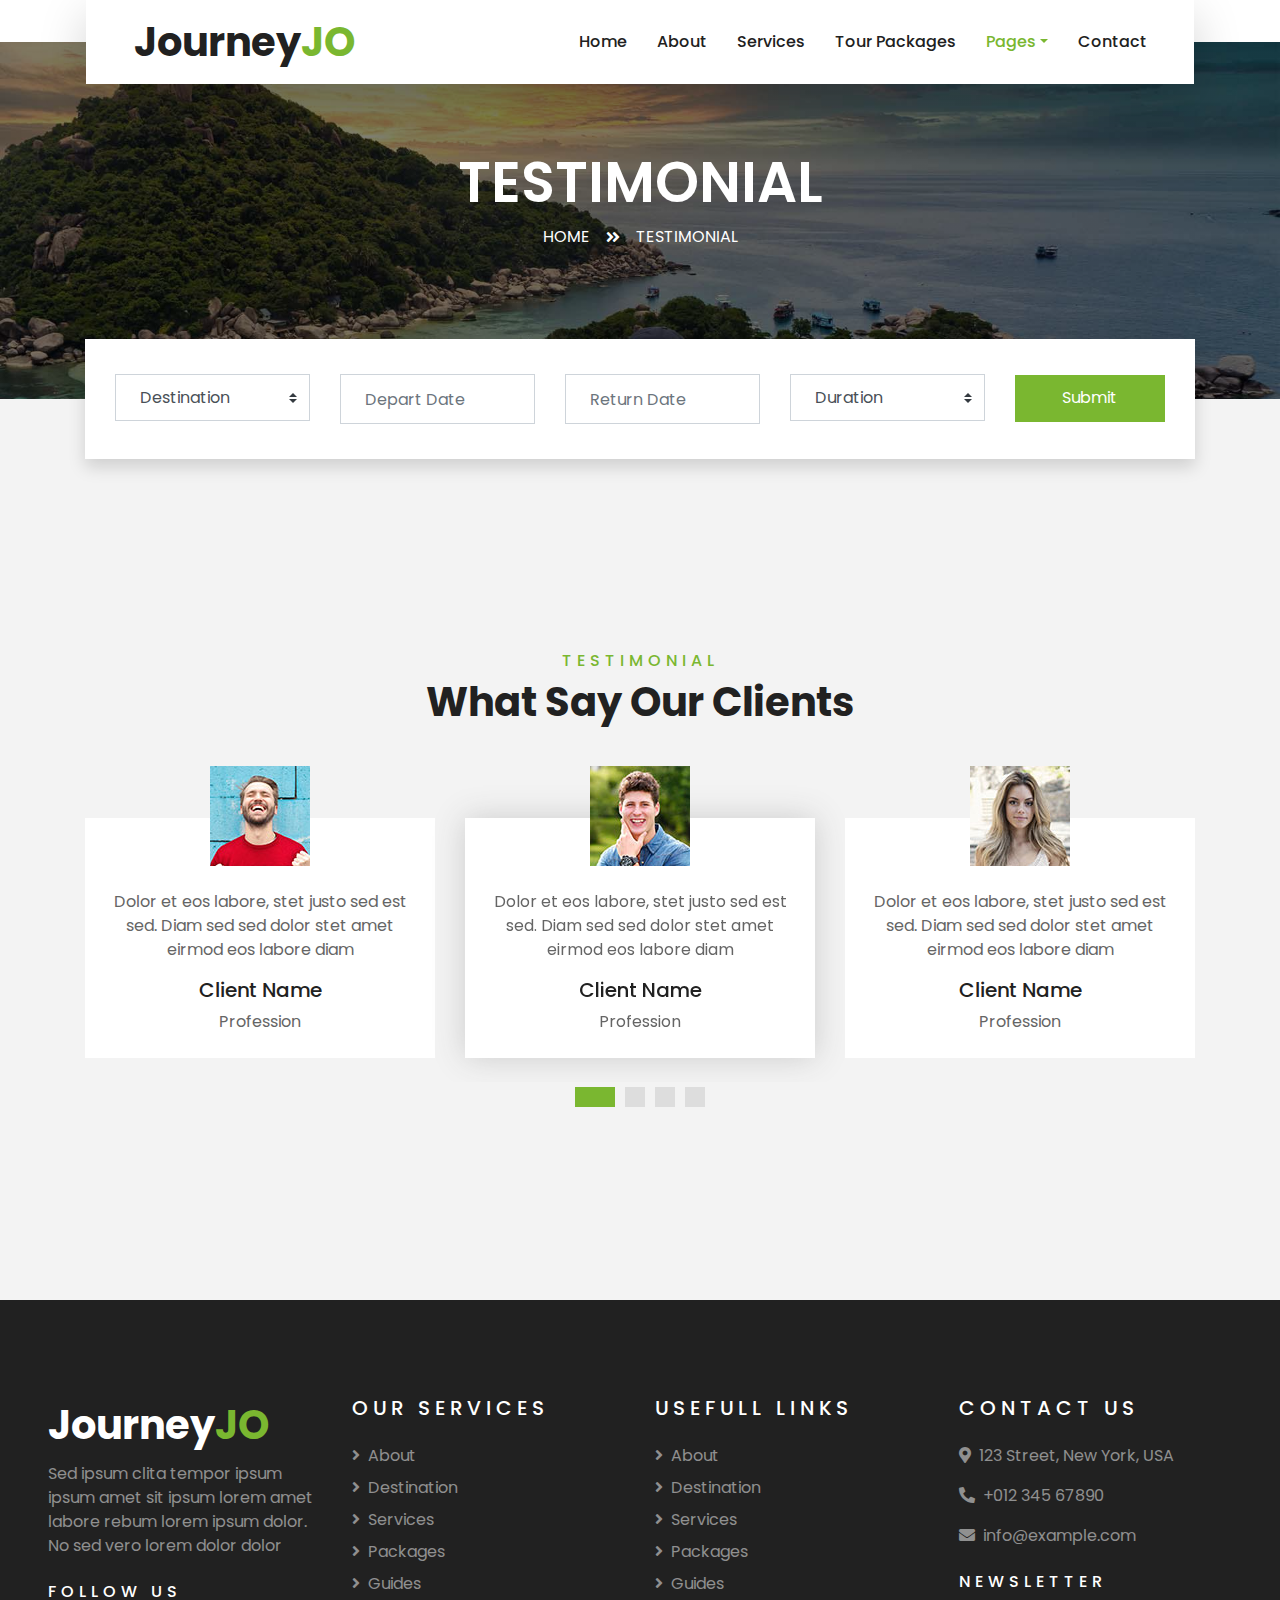
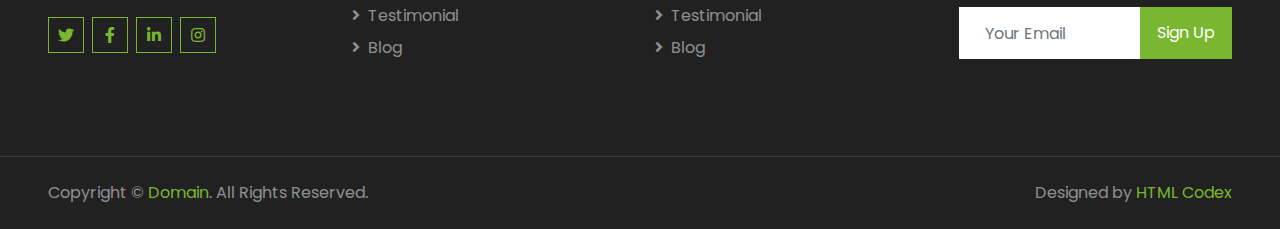
<file: testimonial.html>
<!DOCTYPE html>
<html lang="en">

<head>
    <meta charset="utf-8">
    <title>TRAVELER - Free Travel Website Template</title>
    <meta content="width=device-width, initial-scale=1.0" name="viewport">
    <meta content="Free HTML Templates" name="keywords">
    <meta content="Free HTML Templates" name="description">

    <!-- Favicon -->
    <link href="img/favicon.ico" rel="icon">

    <!-- Google Web Fonts -->
    <link rel="preconnect" href="https://fonts.gstatic.com">
    <link href="https://fonts.googleapis.com/css2?family=Poppins:wght@400;500;600;700&display=swap" rel="stylesheet"> 

    <!-- Font Awesome -->
    <link href="https://cdnjs.cloudflare.com/ajax/libs/font-awesome/5.10.0/css/all.min.css" rel="stylesheet">

    <!-- Libraries Stylesheet -->
    <link href="lib/owlcarousel/assets/owl.carousel.min.css" rel="stylesheet">
    <link href="lib/tempusdominus/css/tempusdominus-bootstrap-4.min.css" rel="stylesheet" />

    <!-- Customized Bootstrap Stylesheet -->
    <link href="css/style.css" rel="stylesheet">
</head>

<body>
 
    <!-- Navbar Start -->
    <div class="container-fluid position-relative nav-bar p-0">
        <div class="container-lg position-relative p-0 px-lg-3" style="z-index: 9;">
            <nav class="navbar navbar-expand-lg bg-light navbar-light shadow-lg py-3 py-lg-0 pl-3 pl-lg-5">
                <a href="" class="navbar-brand">
                    <h1 class="m-0 text-primary"><span class="text-dark">Journey</span>JO</h1>
                </a>
                <button type="button" class="navbar-toggler" data-toggle="collapse" data-target="#navbarCollapse">
                    <span class="navbar-toggler-icon"></span>
                </button>
                <div class="collapse navbar-collapse justify-content-between px-3" id="navbarCollapse">
                    <div class="navbar-nav ml-auto py-0">
                        <a href="index.html" class="nav-item nav-link">Home</a>
                        <a href="about.html" class="nav-item nav-link">About</a>
                        <a href="service.html" class="nav-item nav-link">Services</a>
                        <a href="package.html" class="nav-item nav-link">Tour Packages</a>
                        <div class="nav-item dropdown">
                            <a href="#" class="nav-link dropdown-toggle active" data-toggle="dropdown">Pages</a>
                            <div class="dropdown-menu border-0 rounded-0 m-0">
                                <a href="blog.html" class="dropdown-item">Blog Grid</a>
                                <a href="single.html" class="dropdown-item">Blog Detail</a>
                                <a href="destination.html" class="dropdown-item">Destination</a>
                                <a href="guide.html" class="dropdown-item">Travel Guides</a>
                                <a href="testimonial.html" class="dropdown-item active">Testimonial</a>
                            </div>
                        </div>
                        <a href="contact.html" class="nav-item nav-link">Contact</a>
                    </div>
                </div>
            </nav>
        </div>
    </div>
    <!-- Navbar End -->


    <!-- Header Start -->
    <div class="container-fluid page-header">
        <div class="container">
            <div class="d-flex flex-column align-items-center justify-content-center" style="min-height: 400px">
                <h3 class="display-4 text-white text-uppercase">Testimonial</h3>
                <div class="d-inline-flex text-white">
                    <p class="m-0 text-uppercase"><a class="text-white" href="">Home</a></p>
                    <i class="fa fa-angle-double-right pt-1 px-3"></i>
                    <p class="m-0 text-uppercase">Testimonial</p>
                </div>
            </div>
        </div>
    </div>
    <!-- Header End -->


    <!-- Booking Start -->
    <div class="container-fluid booking mt-5 pb-5">
        <div class="container pb-5">
            <div class="bg-light shadow" style="padding: 30px;">
                <div class="row align-items-center" style="min-height: 60px;">
                    <div class="col-md-10">
                        <div class="row">
                            <div class="col-md-3">
                                <div class="mb-3 mb-md-0">
                                    <select class="custom-select px-4" style="height: 47px;">
                                        <option selected>Destination</option>
                                        <option value="1">Destination 1</option>
                                        <option value="2">Destination 1</option>
                                        <option value="3">Destination 1</option>
                                    </select>
                                </div>
                            </div>
                            <div class="col-md-3">
                                <div class="mb-3 mb-md-0">
                                    <div class="date" id="date1" data-target-input="nearest">
                                        <input type="text" class="form-control p-4 datetimepicker-input" placeholder="Depart Date" data-target="#date1" data-toggle="datetimepicker"/>
                                    </div>
                                </div>
                            </div>
                            <div class="col-md-3">
                                <div class="mb-3 mb-md-0">
                                    <div class="date" id="date2" data-target-input="nearest">
                                        <input type="text" class="form-control p-4 datetimepicker-input" placeholder="Return Date" data-target="#date2" data-toggle="datetimepicker"/>
                                    </div>
                                </div>
                            </div>
                            <div class="col-md-3">
                                <div class="mb-3 mb-md-0">
                                    <select class="custom-select px-4" style="height: 47px;">
                                        <option selected>Duration</option>
                                        <option value="1">Duration 1</option>
                                        <option value="2">Duration 1</option>
                                        <option value="3">Duration 1</option>
                                    </select>
                                </div>
                            </div>
                        </div>
                    </div>
                    <div class="col-md-2">
                        <button class="btn btn-primary btn-block" type="submit" style="height: 47px; margin-top: -2px;">Submit</button>
                    </div>
                </div>
            </div>
        </div>
    </div>
    <!-- Booking End -->


    <!-- Testimonial Start -->
    <div class="container-fluid py-5">
        <div class="container py-5">
            <div class="text-center mb-3 pb-3">
                <h6 class="text-primary text-uppercase" style="letter-spacing: 5px;">Testimonial</h6>
                <h1>What Say Our Clients</h1>
            </div>
            <div class="owl-carousel testimonial-carousel">
                <div class="text-center pb-4">
                    <img class="img-fluid mx-auto" src="img/testimonial-1.jpg" style="width: 100px; height: 100px;" >
                    <div class="testimonial-text bg-white p-4 mt-n5">
                        <p class="mt-5">Dolor et eos labore, stet justo sed est sed. Diam sed sed dolor stet amet eirmod eos labore diam
                        </p>
                        <h5 class="text-truncate">Client Name</h5>
                        <span>Profession</span>
                    </div>
                </div>
                <div class="text-center">
                    <img class="img-fluid mx-auto" src="img/testimonial-2.jpg" style="width: 100px; height: 100px;" >
                    <div class="testimonial-text bg-white p-4 mt-n5">
                        <p class="mt-5">Dolor et eos labore, stet justo sed est sed. Diam sed sed dolor stet amet eirmod eos labore diam
                        </p>
                        <h5 class="text-truncate">Client Name</h5>
                        <span>Profession</span>
                    </div>
                </div>
                <div class="text-center">
                    <img class="img-fluid mx-auto" src="img/testimonial-3.jpg" style="width: 100px; height: 100px;" >
                    <div class="testimonial-text bg-white p-4 mt-n5">
                        <p class="mt-5">Dolor et eos labore, stet justo sed est sed. Diam sed sed dolor stet amet eirmod eos labore diam
                        </p>
                        <h5 class="text-truncate">Client Name</h5>
                        <span>Profession</span>
                    </div>
                </div>
                <div class="text-center">
                    <img class="img-fluid mx-auto" src="img/testimonial-4.jpg" style="width: 100px; height: 100px;" >
                    <div class="testimonial-text bg-white p-4 mt-n5">
                        <p class="mt-5">Dolor et eos labore, stet justo sed est sed. Diam sed sed dolor stet amet eirmod eos labore diam
                        </p>
                        <h5 class="text-truncate">Client Name</h5>
                        <span>Profession</span>
                    </div>
                </div>
            </div>
        </div>
    </div>
    <!-- Testimonial End -->


    <!-- Footer Start -->
    <div class="container-fluid bg-dark text-white-50 py-5 px-sm-3 px-lg-5" style="margin-top: 90px;">
        <div class="row pt-5">
            <div class="col-lg-3 col-md-6 mb-5">
                <a href="" class="navbar-brand">
                    <h1 class="text-primary"><span class="text-white">Journey</span>JO</h1>
                </a>
                <p>Sed ipsum clita tempor ipsum ipsum amet sit ipsum lorem amet labore rebum lorem ipsum dolor. No sed vero lorem dolor dolor</p>
                <h6 class="text-white text-uppercase mt-4 mb-3" style="letter-spacing: 5px;">Follow Us</h6>
                <div class="d-flex justify-content-start">
                    <a class="btn btn-outline-primary btn-square mr-2" href="#"><i class="fab fa-twitter"></i></a>
                    <a class="btn btn-outline-primary btn-square mr-2" href="#"><i class="fab fa-facebook-f"></i></a>
                    <a class="btn btn-outline-primary btn-square mr-2" href="#"><i class="fab fa-linkedin-in"></i></a>
                    <a class="btn btn-outline-primary btn-square" href="#"><i class="fab fa-instagram"></i></a>
                </div>
            </div>
            <div class="col-lg-3 col-md-6 mb-5">
                <h5 class="text-white text-uppercase mb-4" style="letter-spacing: 5px;">Our Services</h5>
                <div class="d-flex flex-column justify-content-start">
                    <a class="text-white-50 mb-2" href="#"><i class="fa fa-angle-right mr-2"></i>About</a>
                    <a class="text-white-50 mb-2" href="#"><i class="fa fa-angle-right mr-2"></i>Destination</a>
                    <a class="text-white-50 mb-2" href="#"><i class="fa fa-angle-right mr-2"></i>Services</a>
                    <a class="text-white-50 mb-2" href="#"><i class="fa fa-angle-right mr-2"></i>Packages</a>
                    <a class="text-white-50 mb-2" href="#"><i class="fa fa-angle-right mr-2"></i>Guides</a>
                    <a class="text-white-50 mb-2" href="#"><i class="fa fa-angle-right mr-2"></i>Testimonial</a>
                    <a class="text-white-50" href="#"><i class="fa fa-angle-right mr-2"></i>Blog</a>
                </div>
            </div>
            <div class="col-lg-3 col-md-6 mb-5">
                <h5 class="text-white text-uppercase mb-4" style="letter-spacing: 5px;">Usefull Links</h5>
                <div class="d-flex flex-column justify-content-start">
                    <a class="text-white-50 mb-2" href="#"><i class="fa fa-angle-right mr-2"></i>About</a>
                    <a class="text-white-50 mb-2" href="#"><i class="fa fa-angle-right mr-2"></i>Destination</a>
                    <a class="text-white-50 mb-2" href="#"><i class="fa fa-angle-right mr-2"></i>Services</a>
                    <a class="text-white-50 mb-2" href="#"><i class="fa fa-angle-right mr-2"></i>Packages</a>
                    <a class="text-white-50 mb-2" href="#"><i class="fa fa-angle-right mr-2"></i>Guides</a>
                    <a class="text-white-50 mb-2" href="#"><i class="fa fa-angle-right mr-2"></i>Testimonial</a>
                    <a class="text-white-50" href="#"><i class="fa fa-angle-right mr-2"></i>Blog</a>
                </div>
            </div>
            <div class="col-lg-3 col-md-6 mb-5">
                <h5 class="text-white text-uppercase mb-4" style="letter-spacing: 5px;">Contact Us</h5>
                <p><i class="fa fa-map-marker-alt mr-2"></i>123 Street, New York, USA</p>
                <p><i class="fa fa-phone-alt mr-2"></i>+012 345 67890</p>
                <p><i class="fa fa-envelope mr-2"></i>info@example.com</p>
                <h6 class="text-white text-uppercase mt-4 mb-3" style="letter-spacing: 5px;">Newsletter</h6>
                <div class="w-100">
                    <div class="input-group">
                        <input type="text" class="form-control border-light" style="padding: 25px;" placeholder="Your Email">
                        <div class="input-group-append">
                            <button class="btn btn-primary px-3">Sign Up</button>
                        </div>
                    </div>
                </div>
            </div>
        </div>
    </div>
    <div class="container-fluid bg-dark text-white border-top py-4 px-sm-3 px-md-5" style="border-color: rgba(256, 256, 256, .1) !important;">
        <div class="row">
            <div class="col-lg-6 text-center text-md-left mb-3 mb-md-0">
                <p class="m-0 text-white-50">Copyright &copy; <a href="#">Domain</a>. All Rights Reserved.</a>
                </p>
            </div>
            <div class="col-lg-6 text-center text-md-right">
                <p class="m-0 text-white-50">Designed by <a href="https://htmlcodex.com">HTML Codex</a>
                </p>
            </div>
        </div>
    </div>
    <!-- Footer End -->


    <!-- Back to Top -->
    <a href="#" class="btn btn-lg btn-primary btn-lg-square back-to-top"><i class="fa fa-angle-double-up"></i></a>


    <!-- JavaScript Libraries -->
    <script src="https://code.jquery.com/jquery-3.4.1.min.js"></script>
    <script src="https://stackpath.bootstrapcdn.com/bootstrap/4.4.1/js/bootstrap.bundle.min.js"></script>
    <script src="lib/easing/easing.min.js"></script>
    <script src="lib/owlcarousel/owl.carousel.min.js"></script>
    <script src="lib/tempusdominus/js/moment.min.js"></script>
    <script src="lib/tempusdominus/js/moment-timezone.min.js"></script>
    <script src="lib/tempusdominus/js/tempusdominus-bootstrap-4.min.js"></script>

    <!-- Contact Javascript File -->
    <script src="mail/jqBootstrapValidation.min.js"></script>
    <script src="mail/contact.js"></script>

    <!-- Template Javascript -->
    <script src="js/main.js"></script>
</body>

</html>
</file>
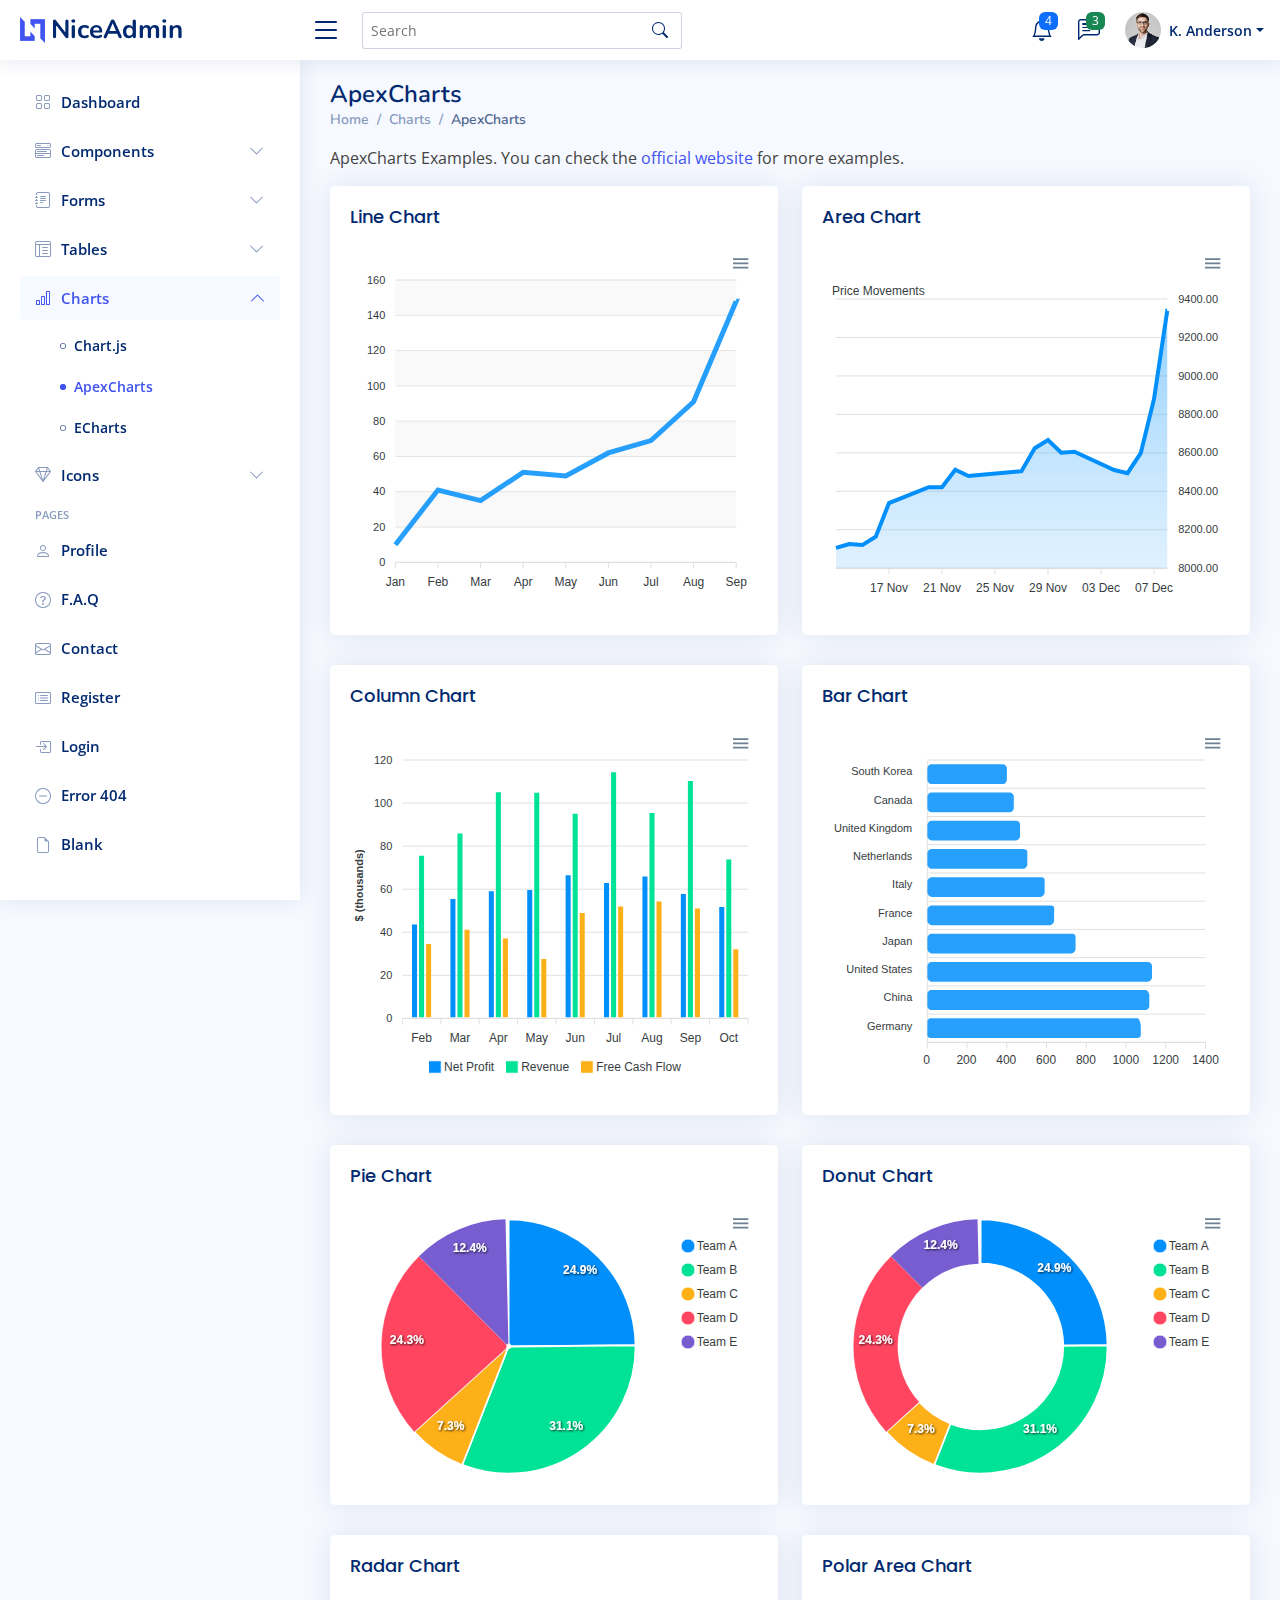
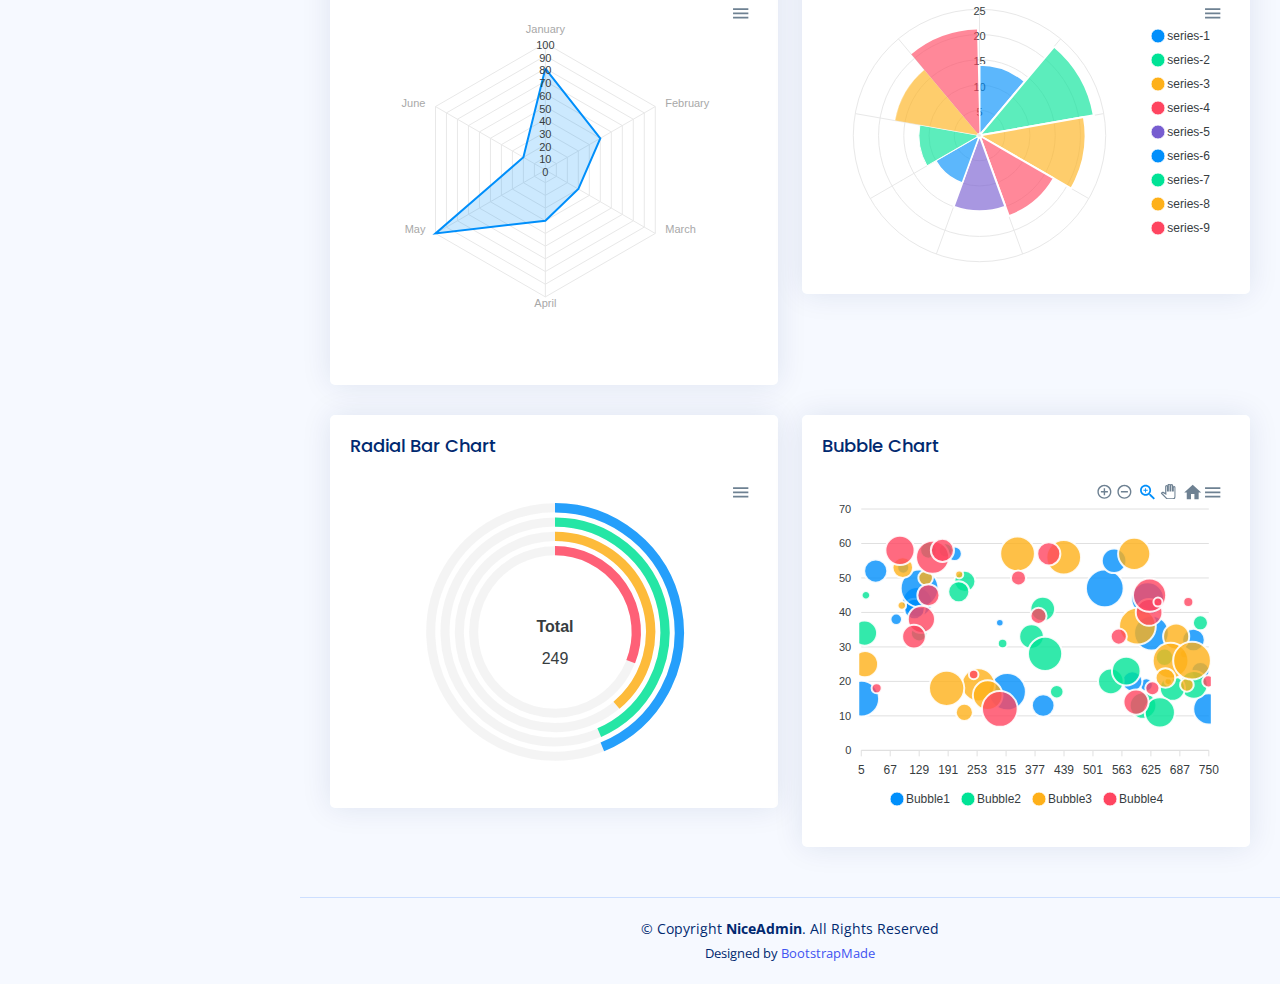
<file: AdminDashboard/charts-apexcharts.html>
<!DOCTYPE html>
<html lang="en">

<head>
  <meta charset="utf-8">
  <meta content="width=device-width, initial-scale=1.0" name="viewport">

  <title>Charts / ApexCharts - NiceAdmin Bootstrap Template</title>
  <meta content="" name="description">
  <meta content="" name="keywords">

  <!-- Favicons -->
  <link href="assets/img/favicon.png" rel="icon">
  <link href="assets/img/apple-touch-icon.png" rel="apple-touch-icon">

  <!-- Google Fonts -->
  <link href="https://fonts.gstatic.com" rel="preconnect">
  <link href="https://fonts.googleapis.com/css?family=Open+Sans:300,300i,400,400i,600,600i,700,700i|Nunito:300,300i,400,400i,600,600i,700,700i|Poppins:300,300i,400,400i,500,500i,600,600i,700,700i" rel="stylesheet">

  <!-- Vendor CSS Files -->
  <link href="assets/vendor/bootstrap/css/bootstrap.min.css" rel="stylesheet">
  <link href="assets/vendor/bootstrap-icons/bootstrap-icons.css" rel="stylesheet">
  <link href="assets/vendor/boxicons/css/boxicons.min.css" rel="stylesheet">
  <link href="assets/vendor/quill/quill.snow.css" rel="stylesheet">
  <link href="assets/vendor/quill/quill.bubble.css" rel="stylesheet">
  <link href="assets/vendor/remixicon/remixicon.css" rel="stylesheet">
  <link href="assets/vendor/simple-datatables/style.css" rel="stylesheet">

  <!-- Template Main CSS File -->
  <link href="assets/css/style.css" rel="stylesheet">

  <!-- =======================================================
  * Template Name: NiceAdmin
  * Template URL: https://bootstrapmade.com/nice-admin-bootstrap-admin-html-template/
  * Updated: Apr 20 2024 with Bootstrap v5.3.3
  * Author: BootstrapMade.com
  * License: https://bootstrapmade.com/license/
  ======================================================== -->
</head>

<body>

  <!-- ======= Header ======= -->
  <header id="header" class="header fixed-top d-flex align-items-center">

    <div class="d-flex align-items-center justify-content-between">
      <a href="index.html" class="logo d-flex align-items-center">
        <img src="assets/img/logo.png" alt="">
        <span class="d-none d-lg-block">NiceAdmin</span>
      </a>
      <i class="bi bi-list toggle-sidebar-btn"></i>
    </div><!-- End Logo -->

    <div class="search-bar">
      <form class="search-form d-flex align-items-center" method="POST" action="#">
        <input type="text" name="query" placeholder="Search" title="Enter search keyword">
        <button type="submit" title="Search"><i class="bi bi-search"></i></button>
      </form>
    </div><!-- End Search Bar -->

    <nav class="header-nav ms-auto">
      <ul class="d-flex align-items-center">

        <li class="nav-item d-block d-lg-none">
          <a class="nav-link nav-icon search-bar-toggle " href="#">
            <i class="bi bi-search"></i>
          </a>
        </li><!-- End Search Icon-->

        <li class="nav-item dropdown">

          <a class="nav-link nav-icon" href="#" data-bs-toggle="dropdown">
            <i class="bi bi-bell"></i>
            <span class="badge bg-primary badge-number">4</span>
          </a><!-- End Notification Icon -->

          <ul class="dropdown-menu dropdown-menu-end dropdown-menu-arrow notifications">
            <li class="dropdown-header">
              You have 4 new notifications
              <a href="#"><span class="badge rounded-pill bg-primary p-2 ms-2">View all</span></a>
            </li>
            <li>
              <hr class="dropdown-divider">
            </li>

            <li class="notification-item">
              <i class="bi bi-exclamation-circle text-warning"></i>
              <div>
                <h4>Lorem Ipsum</h4>
                <p>Quae dolorem earum veritatis oditseno</p>
                <p>30 min. ago</p>
              </div>
            </li>

            <li>
              <hr class="dropdown-divider">
            </li>

            <li class="notification-item">
              <i class="bi bi-x-circle text-danger"></i>
              <div>
                <h4>Atque rerum nesciunt</h4>
                <p>Quae dolorem earum veritatis oditseno</p>
                <p>1 hr. ago</p>
              </div>
            </li>

            <li>
              <hr class="dropdown-divider">
            </li>

            <li class="notification-item">
              <i class="bi bi-check-circle text-success"></i>
              <div>
                <h4>Sit rerum fuga</h4>
                <p>Quae dolorem earum veritatis oditseno</p>
                <p>2 hrs. ago</p>
              </div>
            </li>

            <li>
              <hr class="dropdown-divider">
            </li>

            <li class="notification-item">
              <i class="bi bi-info-circle text-primary"></i>
              <div>
                <h4>Dicta reprehenderit</h4>
                <p>Quae dolorem earum veritatis oditseno</p>
                <p>4 hrs. ago</p>
              </div>
            </li>

            <li>
              <hr class="dropdown-divider">
            </li>
            <li class="dropdown-footer">
              <a href="#">Show all notifications</a>
            </li>

          </ul><!-- End Notification Dropdown Items -->

        </li><!-- End Notification Nav -->

        <li class="nav-item dropdown">

          <a class="nav-link nav-icon" href="#" data-bs-toggle="dropdown">
            <i class="bi bi-chat-left-text"></i>
            <span class="badge bg-success badge-number">3</span>
          </a><!-- End Messages Icon -->

          <ul class="dropdown-menu dropdown-menu-end dropdown-menu-arrow messages">
            <li class="dropdown-header">
              You have 3 new messages
              <a href="#"><span class="badge rounded-pill bg-primary p-2 ms-2">View all</span></a>
            </li>
            <li>
              <hr class="dropdown-divider">
            </li>

            <li class="message-item">
              <a href="#">
                <img src="assets/img/messages-1.jpg" alt="" class="rounded-circle">
                <div>
                  <h4>Maria Hudson</h4>
                  <p>Velit asperiores et ducimus soluta repudiandae labore officia est ut...</p>
                  <p>4 hrs. ago</p>
                </div>
              </a>
            </li>
            <li>
              <hr class="dropdown-divider">
            </li>

            <li class="message-item">
              <a href="#">
                <img src="assets/img/messages-2.jpg" alt="" class="rounded-circle">
                <div>
                  <h4>Anna Nelson</h4>
                  <p>Velit asperiores et ducimus soluta repudiandae labore officia est ut...</p>
                  <p>6 hrs. ago</p>
                </div>
              </a>
            </li>
            <li>
              <hr class="dropdown-divider">
            </li>

            <li class="message-item">
              <a href="#">
                <img src="assets/img/messages-3.jpg" alt="" class="rounded-circle">
                <div>
                  <h4>David Muldon</h4>
                  <p>Velit asperiores et ducimus soluta repudiandae labore officia est ut...</p>
                  <p>8 hrs. ago</p>
                </div>
              </a>
            </li>
            <li>
              <hr class="dropdown-divider">
            </li>

            <li class="dropdown-footer">
              <a href="#">Show all messages</a>
            </li>

          </ul><!-- End Messages Dropdown Items -->

        </li><!-- End Messages Nav -->

        <li class="nav-item dropdown pe-3">

          <a class="nav-link nav-profile d-flex align-items-center pe-0" href="#" data-bs-toggle="dropdown">
            <img src="assets/img/profile-img.jpg" alt="Profile" class="rounded-circle">
            <span class="d-none d-md-block dropdown-toggle ps-2">K. Anderson</span>
          </a><!-- End Profile Iamge Icon -->

          <ul class="dropdown-menu dropdown-menu-end dropdown-menu-arrow profile">
            <li class="dropdown-header">
              <h6>Kevin Anderson</h6>
              <span>Web Designer</span>
            </li>
            <li>
              <hr class="dropdown-divider">
            </li>

            <li>
              <a class="dropdown-item d-flex align-items-center" href="users-profile.html">
                <i class="bi bi-person"></i>
                <span>My Profile</span>
              </a>
            </li>
            <li>
              <hr class="dropdown-divider">
            </li>

            <li>
              <a class="dropdown-item d-flex align-items-center" href="users-profile.html">
                <i class="bi bi-gear"></i>
                <span>Account Settings</span>
              </a>
            </li>
            <li>
              <hr class="dropdown-divider">
            </li>

            <li>
              <a class="dropdown-item d-flex align-items-center" href="pages-faq.html">
                <i class="bi bi-question-circle"></i>
                <span>Need Help?</span>
              </a>
            </li>
            <li>
              <hr class="dropdown-divider">
            </li>

            <li>
              <a class="dropdown-item d-flex align-items-center" href="#">
                <i class="bi bi-box-arrow-right"></i>
                <span>Sign Out</span>
              </a>
            </li>

          </ul><!-- End Profile Dropdown Items -->
        </li><!-- End Profile Nav -->

      </ul>
    </nav><!-- End Icons Navigation -->

  </header><!-- End Header -->

  <!-- ======= Sidebar ======= -->
  <aside id="sidebar" class="sidebar">

    <ul class="sidebar-nav" id="sidebar-nav">

      <li class="nav-item">
        <a class="nav-link collapsed" href="index.html">
          <i class="bi bi-grid"></i>
          <span>Dashboard</span>
        </a>
      </li><!-- End Dashboard Nav -->

      <li class="nav-item">
        <a class="nav-link collapsed" data-bs-target="#components-nav" data-bs-toggle="collapse" href="#">
          <i class="bi bi-menu-button-wide"></i><span>Components</span><i class="bi bi-chevron-down ms-auto"></i>
        </a>
        <ul id="components-nav" class="nav-content collapse " data-bs-parent="#sidebar-nav">
          <li>
            <a href="components-alerts.html">
              <i class="bi bi-circle"></i><span>Alerts</span>
            </a>
          </li>
          <li>
            <a href="components-accordion.html">
              <i class="bi bi-circle"></i><span>Accordion</span>
            </a>
          </li>
          <li>
            <a href="components-badges.html">
              <i class="bi bi-circle"></i><span>Badges</span>
            </a>
          </li>
          <li>
            <a href="components-breadcrumbs.html">
              <i class="bi bi-circle"></i><span>Breadcrumbs</span>
            </a>
          </li>
          <li>
            <a href="components-buttons.html">
              <i class="bi bi-circle"></i><span>Buttons</span>
            </a>
          </li>
          <li>
            <a href="components-cards.html">
              <i class="bi bi-circle"></i><span>Cards</span>
            </a>
          </li>
          <li>
            <a href="components-carousel.html">
              <i class="bi bi-circle"></i><span>Carousel</span>
            </a>
          </li>
          <li>
            <a href="components-list-group.html">
              <i class="bi bi-circle"></i><span>List group</span>
            </a>
          </li>
          <li>
            <a href="components-modal.html">
              <i class="bi bi-circle"></i><span>Modal</span>
            </a>
          </li>
          <li>
            <a href="components-tabs.html">
              <i class="bi bi-circle"></i><span>Tabs</span>
            </a>
          </li>
          <li>
            <a href="components-pagination.html">
              <i class="bi bi-circle"></i><span>Pagination</span>
            </a>
          </li>
          <li>
            <a href="components-progress.html">
              <i class="bi bi-circle"></i><span>Progress</span>
            </a>
          </li>
          <li>
            <a href="components-spinners.html">
              <i class="bi bi-circle"></i><span>Spinners</span>
            </a>
          </li>
          <li>
            <a href="components-tooltips.html">
              <i class="bi bi-circle"></i><span>Tooltips</span>
            </a>
          </li>
        </ul>
      </li><!-- End Components Nav -->

      <li class="nav-item">
        <a class="nav-link collapsed" data-bs-target="#forms-nav" data-bs-toggle="collapse" href="#">
          <i class="bi bi-journal-text"></i><span>Forms</span><i class="bi bi-chevron-down ms-auto"></i>
        </a>
        <ul id="forms-nav" class="nav-content collapse " data-bs-parent="#sidebar-nav">
          <li>
            <a href="forms-elements.html">
              <i class="bi bi-circle"></i><span>Form Elements</span>
            </a>
          </li>
          <li>
            <a href="forms-layouts.html">
              <i class="bi bi-circle"></i><span>Form Layouts</span>
            </a>
          </li>
          <li>
            <a href="forms-editors.html">
              <i class="bi bi-circle"></i><span>Form Editors</span>
            </a>
          </li>
          <li>
            <a href="forms-validation.html">
              <i class="bi bi-circle"></i><span>Form Validation</span>
            </a>
          </li>
        </ul>
      </li><!-- End Forms Nav -->

      <li class="nav-item">
        <a class="nav-link collapsed" data-bs-target="#tables-nav" data-bs-toggle="collapse" href="#">
          <i class="bi bi-layout-text-window-reverse"></i><span>Tables</span><i class="bi bi-chevron-down ms-auto"></i>
        </a>
        <ul id="tables-nav" class="nav-content collapse " data-bs-parent="#sidebar-nav">
          <li>
            <a href="tables-general.html">
              <i class="bi bi-circle"></i><span>General Tables</span>
            </a>
          </li>
          <li>
            <a href="tables-data.html">
              <i class="bi bi-circle"></i><span>Data Tables</span>
            </a>
          </li>
        </ul>
      </li><!-- End Tables Nav -->

      <li class="nav-item">
        <a class="nav-link " data-bs-target="#charts-nav" data-bs-toggle="collapse" href="#">
          <i class="bi bi-bar-chart"></i><span>Charts</span><i class="bi bi-chevron-down ms-auto"></i>
        </a>
        <ul id="charts-nav" class="nav-content collapse show" data-bs-parent="#sidebar-nav">
          <li>
            <a href="charts-chartjs.html">
              <i class="bi bi-circle"></i><span>Chart.js</span>
            </a>
          </li>
          <li>
            <a href="charts-apexcharts.html" class="active">
              <i class="bi bi-circle"></i><span>ApexCharts</span>
            </a>
          </li>
          <li>
            <a href="charts-echarts.html">
              <i class="bi bi-circle"></i><span>ECharts</span>
            </a>
          </li>
        </ul>
      </li><!-- End Charts Nav -->

      <li class="nav-item">
        <a class="nav-link collapsed" data-bs-target="#icons-nav" data-bs-toggle="collapse" href="#">
          <i class="bi bi-gem"></i><span>Icons</span><i class="bi bi-chevron-down ms-auto"></i>
        </a>
        <ul id="icons-nav" class="nav-content collapse " data-bs-parent="#sidebar-nav">
          <li>
            <a href="icons-bootstrap.html">
              <i class="bi bi-circle"></i><span>Bootstrap Icons</span>
            </a>
          </li>
          <li>
            <a href="icons-remix.html">
              <i class="bi bi-circle"></i><span>Remix Icons</span>
            </a>
          </li>
          <li>
            <a href="icons-boxicons.html">
              <i class="bi bi-circle"></i><span>Boxicons</span>
            </a>
          </li>
        </ul>
      </li><!-- End Icons Nav -->

      <li class="nav-heading">Pages</li>

      <li class="nav-item">
        <a class="nav-link collapsed" href="users-profile.html">
          <i class="bi bi-person"></i>
          <span>Profile</span>
        </a>
      </li><!-- End Profile Page Nav -->

      <li class="nav-item">
        <a class="nav-link collapsed" href="pages-faq.html">
          <i class="bi bi-question-circle"></i>
          <span>F.A.Q</span>
        </a>
      </li><!-- End F.A.Q Page Nav -->

      <li class="nav-item">
        <a class="nav-link collapsed" href="pages-contact.html">
          <i class="bi bi-envelope"></i>
          <span>Contact</span>
        </a>
      </li><!-- End Contact Page Nav -->

      <li class="nav-item">
        <a class="nav-link collapsed" href="pages-register.html">
          <i class="bi bi-card-list"></i>
          <span>Register</span>
        </a>
      </li><!-- End Register Page Nav -->

      <li class="nav-item">
        <a class="nav-link collapsed" href="pages-login.html">
          <i class="bi bi-box-arrow-in-right"></i>
          <span>Login</span>
        </a>
      </li><!-- End Login Page Nav -->

      <li class="nav-item">
        <a class="nav-link collapsed" href="pages-error-404.html">
          <i class="bi bi-dash-circle"></i>
          <span>Error 404</span>
        </a>
      </li><!-- End Error 404 Page Nav -->

      <li class="nav-item">
        <a class="nav-link collapsed" href="pages-blank.html">
          <i class="bi bi-file-earmark"></i>
          <span>Blank</span>
        </a>
      </li><!-- End Blank Page Nav -->

    </ul>

  </aside><!-- End Sidebar-->

  <main id="main" class="main">

    <div class="pagetitle">
      <h1>ApexCharts</h1>
      <nav>
        <ol class="breadcrumb">
          <li class="breadcrumb-item"><a href="index.html">Home</a></li>
          <li class="breadcrumb-item">Charts</li>
          <li class="breadcrumb-item active">ApexCharts</li>
        </ol>
      </nav>
    </div><!-- End Page Title -->

    <p>ApexCharts Examples. You can check the <a href="https://apexcharts.com/javascript-chart-demos/" target="_blank">official website</a> for more examples.</p>

    <section class="section">
      <div class="row">

        <div class="col-lg-6">
          <div class="card">
            <div class="card-body">
              <h5 class="card-title">Line Chart</h5>

              <!-- Line Chart -->
              <div id="lineChart"></div>

              <script>
                document.addEventListener("DOMContentLoaded", () => {
                  new ApexCharts(document.querySelector("#lineChart"), {
                    series: [{
                      name: "Desktops",
                      data: [10, 41, 35, 51, 49, 62, 69, 91, 148]
                    }],
                    chart: {
                      height: 350,
                      type: 'line',
                      zoom: {
                        enabled: false
                      }
                    },
                    dataLabels: {
                      enabled: false
                    },
                    stroke: {
                      curve: 'straight'
                    },
                    grid: {
                      row: {
                        colors: ['#f3f3f3', 'transparent'], // takes an array which will be repeated on columns
                        opacity: 0.5
                      },
                    },
                    xaxis: {
                      categories: ['Jan', 'Feb', 'Mar', 'Apr', 'May', 'Jun', 'Jul', 'Aug', 'Sep'],
                    }
                  }).render();
                });
              </script>
              <!-- End Line Chart -->

            </div>
          </div>
        </div>

        <div class="col-lg-6">
          <div class="card">
            <div class="card-body">
              <h5 class="card-title">Area Chart</h5>

              <!-- Area Chart -->
              <div id="areaChart"></div>

              <script>
                document.addEventListener("DOMContentLoaded", () => {
                  const series = {
                    "monthDataSeries1": {
                      "prices": [
                        8107.85,
                        8128.0,
                        8122.9,
                        8165.5,
                        8340.7,
                        8423.7,
                        8423.5,
                        8514.3,
                        8481.85,
                        8487.7,
                        8506.9,
                        8626.2,
                        8668.95,
                        8602.3,
                        8607.55,
                        8512.9,
                        8496.25,
                        8600.65,
                        8881.1,
                        9340.85
                      ],
                      "dates": [
                        "13 Nov 2017",
                        "14 Nov 2017",
                        "15 Nov 2017",
                        "16 Nov 2017",
                        "17 Nov 2017",
                        "20 Nov 2017",
                        "21 Nov 2017",
                        "22 Nov 2017",
                        "23 Nov 2017",
                        "24 Nov 2017",
                        "27 Nov 2017",
                        "28 Nov 2017",
                        "29 Nov 2017",
                        "30 Nov 2017",
                        "01 Dec 2017",
                        "04 Dec 2017",
                        "05 Dec 2017",
                        "06 Dec 2017",
                        "07 Dec 2017",
                        "08 Dec 2017"
                      ]
                    },
                    "monthDataSeries2": {
                      "prices": [
                        8423.7,
                        8423.5,
                        8514.3,
                        8481.85,
                        8487.7,
                        8506.9,
                        8626.2,
                        8668.95,
                        8602.3,
                        8607.55,
                        8512.9,
                        8496.25,
                        8600.65,
                        8881.1,
                        9040.85,
                        8340.7,
                        8165.5,
                        8122.9,
                        8107.85,
                        8128.0
                      ],
                      "dates": [
                        "13 Nov 2017",
                        "14 Nov 2017",
                        "15 Nov 2017",
                        "16 Nov 2017",
                        "17 Nov 2017",
                        "20 Nov 2017",
                        "21 Nov 2017",
                        "22 Nov 2017",
                        "23 Nov 2017",
                        "24 Nov 2017",
                        "27 Nov 2017",
                        "28 Nov 2017",
                        "29 Nov 2017",
                        "30 Nov 2017",
                        "01 Dec 2017",
                        "04 Dec 2017",
                        "05 Dec 2017",
                        "06 Dec 2017",
                        "07 Dec 2017",
                        "08 Dec 2017"
                      ]
                    },
                    "monthDataSeries3": {
                      "prices": [
                        7114.25,
                        7126.6,
                        7116.95,
                        7203.7,
                        7233.75,
                        7451.0,
                        7381.15,
                        7348.95,
                        7347.75,
                        7311.25,
                        7266.4,
                        7253.25,
                        7215.45,
                        7266.35,
                        7315.25,
                        7237.2,
                        7191.4,
                        7238.95,
                        7222.6,
                        7217.9,
                        7359.3,
                        7371.55,
                        7371.15,
                        7469.2,
                        7429.25,
                        7434.65,
                        7451.1,
                        7475.25,
                        7566.25,
                        7556.8,
                        7525.55,
                        7555.45,
                        7560.9,
                        7490.7,
                        7527.6,
                        7551.9,
                        7514.85,
                        7577.95,
                        7592.3,
                        7621.95,
                        7707.95,
                        7859.1,
                        7815.7,
                        7739.0,
                        7778.7,
                        7839.45,
                        7756.45,
                        7669.2,
                        7580.45,
                        7452.85,
                        7617.25,
                        7701.6,
                        7606.8,
                        7620.05,
                        7513.85,
                        7498.45,
                        7575.45,
                        7601.95,
                        7589.1,
                        7525.85,
                        7569.5,
                        7702.5,
                        7812.7,
                        7803.75,
                        7816.3,
                        7851.15,
                        7912.2,
                        7972.8,
                        8145.0,
                        8161.1,
                        8121.05,
                        8071.25,
                        8088.2,
                        8154.45,
                        8148.3,
                        8122.05,
                        8132.65,
                        8074.55,
                        7952.8,
                        7885.55,
                        7733.9,
                        7897.15,
                        7973.15,
                        7888.5,
                        7842.8,
                        7838.4,
                        7909.85,
                        7892.75,
                        7897.75,
                        7820.05,
                        7904.4,
                        7872.2,
                        7847.5,
                        7849.55,
                        7789.6,
                        7736.35,
                        7819.4,
                        7875.35,
                        7871.8,
                        8076.5,
                        8114.8,
                        8193.55,
                        8217.1,
                        8235.05,
                        8215.3,
                        8216.4,
                        8301.55,
                        8235.25,
                        8229.75,
                        8201.95,
                        8164.95,
                        8107.85,
                        8128.0,
                        8122.9,
                        8165.5,
                        8340.7,
                        8423.7,
                        8423.5,
                        8514.3,
                        8481.85,
                        8487.7,
                        8506.9,
                        8626.2
                      ],
                      "dates": [
                        "02 Jun 2017",
                        "05 Jun 2017",
                        "06 Jun 2017",
                        "07 Jun 2017",
                        "08 Jun 2017",
                        "09 Jun 2017",
                        "12 Jun 2017",
                        "13 Jun 2017",
                        "14 Jun 2017",
                        "15 Jun 2017",
                        "16 Jun 2017",
                        "19 Jun 2017",
                        "20 Jun 2017",
                        "21 Jun 2017",
                        "22 Jun 2017",
                        "23 Jun 2017",
                        "27 Jun 2017",
                        "28 Jun 2017",
                        "29 Jun 2017",
                        "30 Jun 2017",
                        "03 Jul 2017",
                        "04 Jul 2017",
                        "05 Jul 2017",
                        "06 Jul 2017",
                        "07 Jul 2017",
                        "10 Jul 2017",
                        "11 Jul 2017",
                        "12 Jul 2017",
                        "13 Jul 2017",
                        "14 Jul 2017",
                        "17 Jul 2017",
                        "18 Jul 2017",
                        "19 Jul 2017",
                        "20 Jul 2017",
                        "21 Jul 2017",
                        "24 Jul 2017",
                        "25 Jul 2017",
                        "26 Jul 2017",
                        "27 Jul 2017",
                        "28 Jul 2017",
                        "31 Jul 2017",
                        "01 Aug 2017",
                        "02 Aug 2017",
                        "03 Aug 2017",
                        "04 Aug 2017",
                        "07 Aug 2017",
                        "08 Aug 2017",
                        "09 Aug 2017",
                        "10 Aug 2017",
                        "11 Aug 2017",
                        "14 Aug 2017",
                        "16 Aug 2017",
                        "17 Aug 2017",
                        "18 Aug 2017",
                        "21 Aug 2017",
                        "22 Aug 2017",
                        "23 Aug 2017",
                        "24 Aug 2017",
                        "28 Aug 2017",
                        "29 Aug 2017",
                        "30 Aug 2017",
                        "31 Aug 2017",
                        "01 Sep 2017",
                        "04 Sep 2017",
                        "05 Sep 2017",
                        "06 Sep 2017",
                        "07 Sep 2017",
                        "08 Sep 2017",
                        "11 Sep 2017",
                        "12 Sep 2017",
                        "13 Sep 2017",
                        "14 Sep 2017",
                        "15 Sep 2017",
                        "18 Sep 2017",
                        "19 Sep 2017",
                        "20 Sep 2017",
                        "21 Sep 2017",
                        "22 Sep 2017",
                        "25 Sep 2017",
                        "26 Sep 2017",
                        "27 Sep 2017",
                        "28 Sep 2017",
                        "29 Sep 2017",
                        "03 Oct 2017",
                        "04 Oct 2017",
                        "05 Oct 2017",
                        "06 Oct 2017",
                        "09 Oct 2017",
                        "10 Oct 2017",
                        "11 Oct 2017",
                        "12 Oct 2017",
                        "13 Oct 2017",
                        "16 Oct 2017",
                        "17 Oct 2017",
                        "18 Oct 2017",
                        "19 Oct 2017",
                        "23 Oct 2017",
                        "24 Oct 2017",
                        "25 Oct 2017",
                        "26 Oct 2017",
                        "27 Oct 2017",
                        "30 Oct 2017",
                        "31 Oct 2017",
                        "01 Nov 2017",
                        "02 Nov 2017",
                        "03 Nov 2017",
                        "06 Nov 2017",
                        "07 Nov 2017",
                        "08 Nov 2017",
                        "09 Nov 2017",
                        "10 Nov 2017",
                        "13 Nov 2017",
                        "14 Nov 2017",
                        "15 Nov 2017",
                        "16 Nov 2017",
                        "17 Nov 2017",
                        "20 Nov 2017",
                        "21 Nov 2017",
                        "22 Nov 2017",
                        "23 Nov 2017",
                        "24 Nov 2017",
                        "27 Nov 2017",
                        "28 Nov 2017"
                      ]
                    }
                  }
                  new ApexCharts(document.querySelector("#areaChart"), {
                    series: [{
                      name: "STOCK ABC",
                      data: series.monthDataSeries1.prices
                    }],
                    chart: {
                      type: 'area',
                      height: 350,
                      zoom: {
                        enabled: false
                      }
                    },
                    dataLabels: {
                      enabled: false
                    },
                    stroke: {
                      curve: 'straight'
                    },
                    subtitle: {
                      text: 'Price Movements',
                      align: 'left'
                    },
                    labels: series.monthDataSeries1.dates,
                    xaxis: {
                      type: 'datetime',
                    },
                    yaxis: {
                      opposite: true
                    },
                    legend: {
                      horizontalAlign: 'left'
                    }
                  }).render();
                });
              </script>
              <!-- End Area Chart -->

            </div>
          </div>
        </div>

        <div class="col-lg-6">
          <div class="card">
            <div class="card-body">
              <h5 class="card-title">Column Chart</h5>

              <!-- Column Chart -->
              <div id="columnChart"></div>

              <script>
                document.addEventListener("DOMContentLoaded", () => {
                  new ApexCharts(document.querySelector("#columnChart"), {
                    series: [{
                      name: 'Net Profit',
                      data: [44, 55, 57, 56, 61, 58, 63, 60, 66]
                    }, {
                      name: 'Revenue',
                      data: [76, 85, 101, 98, 87, 105, 91, 114, 94]
                    }, {
                      name: 'Free Cash Flow',
                      data: [35, 41, 36, 26, 45, 48, 52, 53, 41]
                    }],
                    chart: {
                      type: 'bar',
                      height: 350
                    },
                    plotOptions: {
                      bar: {
                        horizontal: false,
                        columnWidth: '55%',
                        endingShape: 'rounded'
                      },
                    },
                    dataLabels: {
                      enabled: false
                    },
                    stroke: {
                      show: true,
                      width: 2,
                      colors: ['transparent']
                    },
                    xaxis: {
                      categories: ['Feb', 'Mar', 'Apr', 'May', 'Jun', 'Jul', 'Aug', 'Sep', 'Oct'],
                    },
                    yaxis: {
                      title: {
                        text: '$ (thousands)'
                      }
                    },
                    fill: {
                      opacity: 1
                    },
                    tooltip: {
                      y: {
                        formatter: function(val) {
                          return "$ " + val + " thousands"
                        }
                      }
                    }
                  }).render();
                });
              </script>
              <!-- End Column Chart -->

            </div>
          </div>
        </div>

        <div class="col-lg-6">
          <div class="card">
            <div class="card-body">
              <h5 class="card-title">Bar Chart</h5>

              <!-- Bar Chart -->
              <div id="barChart"></div>

              <script>
                document.addEventListener("DOMContentLoaded", () => {
                  new ApexCharts(document.querySelector("#barChart"), {
                    series: [{
                      data: [400, 430, 448, 470, 540, 580, 690, 1100, 1200, 1380]
                    }],
                    chart: {
                      type: 'bar',
                      height: 350
                    },
                    plotOptions: {
                      bar: {
                        borderRadius: 4,
                        horizontal: true,
                      }
                    },
                    dataLabels: {
                      enabled: false
                    },
                    xaxis: {
                      categories: ['South Korea', 'Canada', 'United Kingdom', 'Netherlands', 'Italy', 'France', 'Japan',
                        'United States', 'China', 'Germany'
                      ],
                    }
                  }).render();
                });
              </script>
              <!-- End Bar Chart -->

            </div>
          </div>
        </div>

        <div class="col-lg-6">
          <div class="card">
            <div class="card-body">
              <h5 class="card-title">Pie Chart</h5>

              <!-- Pie Chart -->
              <div id="pieChart"></div>

              <script>
                document.addEventListener("DOMContentLoaded", () => {
                  new ApexCharts(document.querySelector("#pieChart"), {
                    series: [44, 55, 13, 43, 22],
                    chart: {
                      height: 350,
                      type: 'pie',
                      toolbar: {
                        show: true
                      }
                    },
                    labels: ['Team A', 'Team B', 'Team C', 'Team D', 'Team E']
                  }).render();
                });
              </script>
              <!-- End Pie Chart -->

            </div>
          </div>
        </div>

        <div class="col-lg-6">
          <div class="card">
            <div class="card-body">
              <h5 class="card-title">Donut Chart</h5>

              <!-- Donut Chart -->
              <div id="donutChart"></div>

              <script>
                document.addEventListener("DOMContentLoaded", () => {
                  new ApexCharts(document.querySelector("#donutChart"), {
                    series: [44, 55, 13, 43, 22],
                    chart: {
                      height: 350,
                      type: 'donut',
                      toolbar: {
                        show: true
                      }
                    },
                    labels: ['Team A', 'Team B', 'Team C', 'Team D', 'Team E'],
                  }).render();
                });
              </script>
              <!-- End Donut Chart -->

            </div>
          </div>
        </div>

        <div class="col-lg-6">
          <div class="card">
            <div class="card-body">
              <h5 class="card-title">Radar Chart</h5>

              <!-- Radar Chart -->
              <div id="radarChart"></div>

              <script>
                document.addEventListener("DOMContentLoaded", () => {
                  new ApexCharts(document.querySelector("#radarChart"), {
                    series: [{
                      name: 'Series 1',
                      data: [80, 50, 30, 40, 100, 20],
                    }],
                    chart: {
                      height: 350,
                      type: 'radar',
                    },
                    xaxis: {
                      categories: ['January', 'February', 'March', 'April', 'May', 'June']
                    }
                  }).render();
                });
              </script>
              <!-- End Radar Chart -->

            </div>
          </div>
        </div>

        <div class="col-lg-6">
          <div class="card">
            <div class="card-body">
              <h5 class="card-title">Polar Area Chart</h5>

              <!-- Polar Area Chart -->
              <div id="polarAreaChart"></div>

              <script>
                document.addEventListener("DOMContentLoaded", () => {
                  new ApexCharts(document.querySelector("#polarAreaChart"), {
                    series: [14, 23, 21, 17, 15, 10, 12, 17, 21],
                    chart: {
                      type: 'polarArea',
                      height: 350,
                      toolbar: {
                        show: true
                      }
                    },
                    stroke: {
                      colors: ['#fff']
                    },
                    fill: {
                      opacity: 0.8
                    }
                  }).render();
                });
              </script>
              <!-- End Polar Area Chart -->

            </div>
          </div>
        </div>

        <div class="col-lg-6">
          <div class="card">
            <div class="card-body">
              <h5 class="card-title">Radial Bar Chart</h5>

              <!-- Radial Bar Chart -->
              <div id="radialBarChart"></div>

              <script>
                document.addEventListener("DOMContentLoaded", () => {
                  new ApexCharts(document.querySelector("#radialBarChart"), {
                    series: [44, 55, 67, 83],
                    chart: {
                      height: 350,
                      type: 'radialBar',
                      toolbar: {
                        show: true
                      }
                    },
                    plotOptions: {
                      radialBar: {
                        dataLabels: {
                          name: {
                            fontSize: '22px',
                          },
                          value: {
                            fontSize: '16px',
                          },
                          total: {
                            show: true,
                            label: 'Total',
                            formatter: function(w) {
                              // By default this function returns the average of all series. The below is just an example to show the use of custom formatter function
                              return 249
                            }
                          }
                        }
                      }
                    },
                    labels: ['Apples', 'Oranges', 'Bananas', 'Berries'],
                  }).render();
                });
              </script>
              <!-- End Radial Bar Chart -->

            </div>
          </div>
        </div>

        <div class="col-lg-6">
          <div class="card">
            <div class="card-body">
              <h5 class="card-title">Bubble Chart</h5>

              <!-- Bubble Chart -->
              <div id="bubbleChart"></div>

              <script>
                document.addEventListener("DOMContentLoaded", () => {
                  function generateData(baseval, count, yrange) {
                    var i = 0;
                    var series = [];
                    while (i < count) {
                      var x = Math.floor(Math.random() * (750 - 1 + 1)) + 1;;
                      var y = Math.floor(Math.random() * (yrange.max - yrange.min + 1)) + yrange.min;
                      var z = Math.floor(Math.random() * (75 - 15 + 1)) + 15;
                      series.push([x, y, z]);
                      baseval += 86400000;
                      i++;
                    }
                    return series;
                  }
                  new ApexCharts(document.querySelector("#bubbleChart"), {
                    series: [{
                        name: 'Bubble1',
                        data: generateData(new Date('11 Feb 2017 GMT').getTime(), 20, {
                          min: 10,
                          max: 60
                        })
                      },
                      {
                        name: 'Bubble2',
                        data: generateData(new Date('11 Feb 2017 GMT').getTime(), 20, {
                          min: 10,
                          max: 60
                        })
                      },
                      {
                        name: 'Bubble3',
                        data: generateData(new Date('11 Feb 2017 GMT').getTime(), 20, {
                          min: 10,
                          max: 60
                        })
                      },
                      {
                        name: 'Bubble4',
                        data: generateData(new Date('11 Feb 2017 GMT').getTime(), 20, {
                          min: 10,
                          max: 60
                        })
                      }
                    ],
                    chart: {
                      height: 333,
                      type: 'bubble',
                    },
                    dataLabels: {
                      enabled: false
                    },
                    fill: {
                      opacity: 0.8
                    },
                    xaxis: {
                      tickAmount: 12,
                      type: 'category',
                    },
                    yaxis: {
                      max: 70
                    }
                  }).render();
                });
              </script>
              <!-- End Bubble Chart -->

            </div>
          </div>
        </div>

      </div>
    </section>

  </main><!-- End #main -->

  <!-- ======= Footer ======= -->
  <footer id="footer" class="footer">
    <div class="copyright">
      &copy; Copyright <strong><span>NiceAdmin</span></strong>. All Rights Reserved
    </div>
    <div class="credits">
      <!-- All the links in the footer should remain intact. -->
      <!-- You can delete the links only if you purchased the pro version. -->
      <!-- Licensing information: https://bootstrapmade.com/license/ -->
      <!-- Purchase the pro version with working PHP/AJAX contact form: https://bootstrapmade.com/nice-admin-bootstrap-admin-html-template/ -->
      Designed by <a href="https://bootstrapmade.com/">BootstrapMade</a>
    </div>
  </footer><!-- End Footer -->

  <a href="#" class="back-to-top d-flex align-items-center justify-content-center"><i class="bi bi-arrow-up-short"></i></a>

  <!-- Vendor JS Files -->
  <script src="assets/vendor/apexcharts/apexcharts.min.js"></script>
  <script src="assets/vendor/bootstrap/js/bootstrap.bundle.min.js"></script>
  <script src="assets/vendor/chart.js/chart.umd.js"></script>
  <script src="assets/vendor/echarts/echarts.min.js"></script>
  <script src="assets/vendor/quill/quill.js"></script>
  <script src="assets/vendor/simple-datatables/simple-datatables.js"></script>
  <script src="assets/vendor/tinymce/tinymce.min.js"></script>
  <script src="assets/vendor/php-email-form/validate.js"></script>

  <!-- Template Main JS File -->
  <script src="assets/js/main.js"></script>

</body>

</html>
</file>
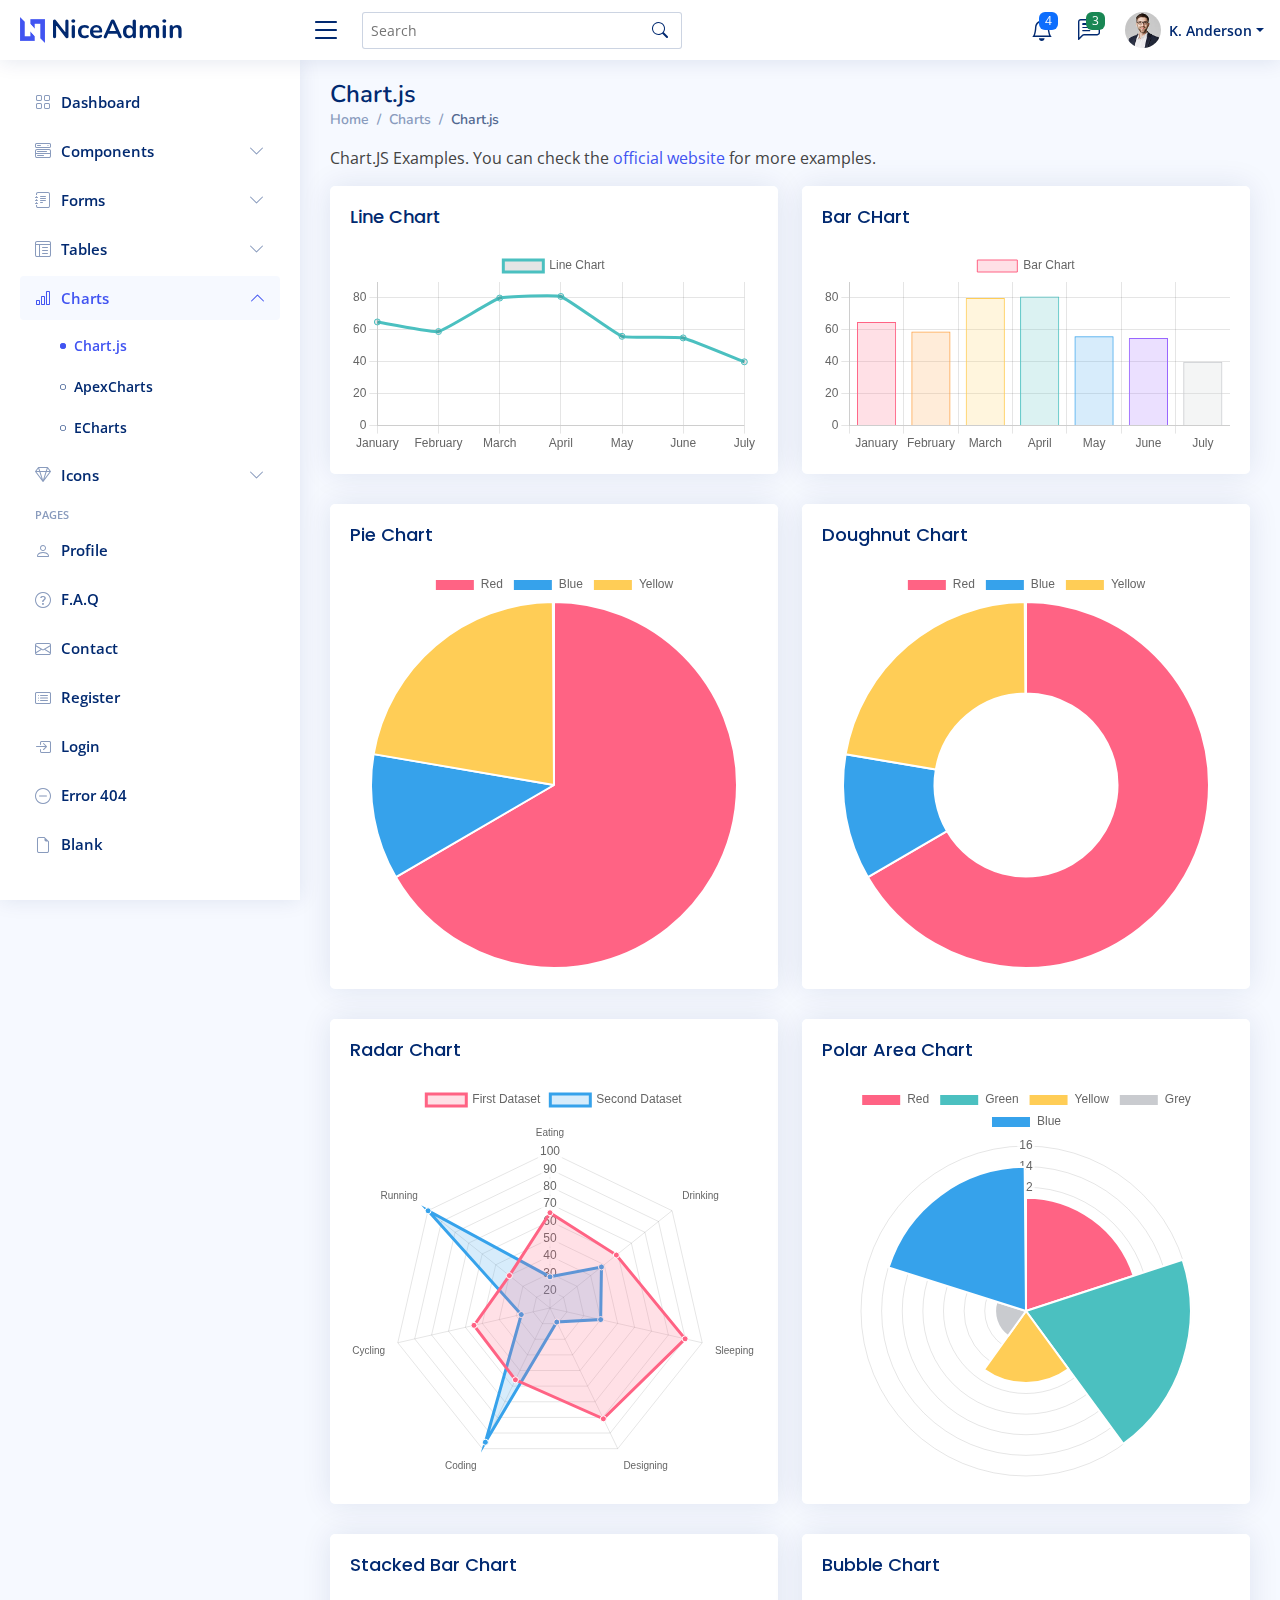
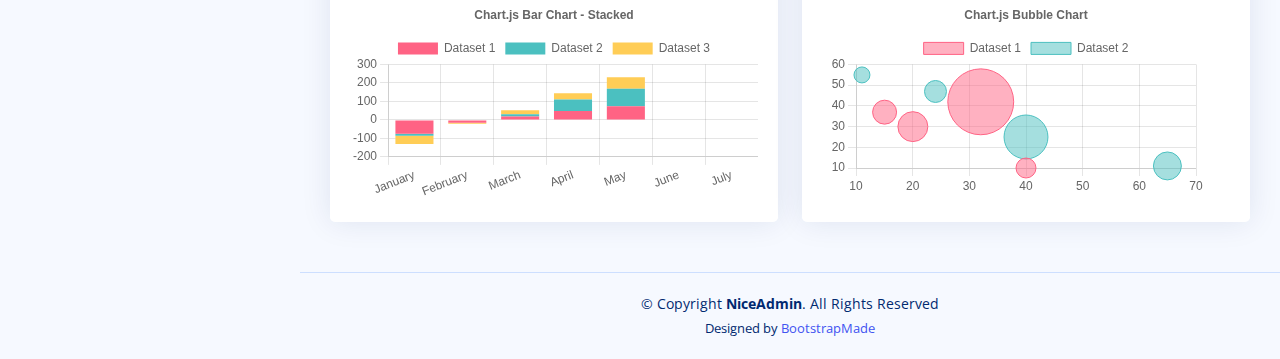
<file: AdminDashboard/charts-chartjs.html>
<!DOCTYPE html>
<html lang="en">

<head>
  <meta charset="utf-8">
  <meta content="width=device-width, initial-scale=1.0" name="viewport">

  <title>Charts / Chart.js - NiceAdmin Bootstrap Template</title>
  <meta content="" name="description">
  <meta content="" name="keywords">

  <!-- Favicons -->
  <link href="assets/img/favicon.png" rel="icon">
  <link href="assets/img/apple-touch-icon.png" rel="apple-touch-icon">

  <!-- Google Fonts -->
  <link href="https://fonts.gstatic.com" rel="preconnect">
  <link href="https://fonts.googleapis.com/css?family=Open+Sans:300,300i,400,400i,600,600i,700,700i|Nunito:300,300i,400,400i,600,600i,700,700i|Poppins:300,300i,400,400i,500,500i,600,600i,700,700i" rel="stylesheet">

  <!-- Vendor CSS Files -->
  <link href="assets/vendor/bootstrap/css/bootstrap.min.css" rel="stylesheet">
  <link href="assets/vendor/bootstrap-icons/bootstrap-icons.css" rel="stylesheet">
  <link href="assets/vendor/boxicons/css/boxicons.min.css" rel="stylesheet">
  <link href="assets/vendor/quill/quill.snow.css" rel="stylesheet">
  <link href="assets/vendor/quill/quill.bubble.css" rel="stylesheet">
  <link href="assets/vendor/remixicon/remixicon.css" rel="stylesheet">
  <link href="assets/vendor/simple-datatables/style.css" rel="stylesheet">

  <!-- Template Main CSS File -->
  <link href="assets/css/style.css" rel="stylesheet">

  <!-- =======================================================
  * Template Name: NiceAdmin
  * Template URL: https://bootstrapmade.com/nice-admin-bootstrap-admin-html-template/
  * Updated: Apr 20 2024 with Bootstrap v5.3.3
  * Author: BootstrapMade.com
  * License: https://bootstrapmade.com/license/
  ======================================================== -->
</head>

<body>

  <!-- ======= Header ======= -->
  <header id="header" class="header fixed-top d-flex align-items-center">

    <div class="d-flex align-items-center justify-content-between">
      <a href="index.html" class="logo d-flex align-items-center">
        <img src="assets/img/logo.png" alt="">
        <span class="d-none d-lg-block">NiceAdmin</span>
      </a>
      <i class="bi bi-list toggle-sidebar-btn"></i>
    </div><!-- End Logo -->

    <div class="search-bar">
      <form class="search-form d-flex align-items-center" method="POST" action="#">
        <input type="text" name="query" placeholder="Search" title="Enter search keyword">
        <button type="submit" title="Search"><i class="bi bi-search"></i></button>
      </form>
    </div><!-- End Search Bar -->

    <nav class="header-nav ms-auto">
      <ul class="d-flex align-items-center">

        <li class="nav-item d-block d-lg-none">
          <a class="nav-link nav-icon search-bar-toggle " href="#">
            <i class="bi bi-search"></i>
          </a>
        </li><!-- End Search Icon-->

        <li class="nav-item dropdown">

          <a class="nav-link nav-icon" href="#" data-bs-toggle="dropdown">
            <i class="bi bi-bell"></i>
            <span class="badge bg-primary badge-number">4</span>
          </a><!-- End Notification Icon -->

          <ul class="dropdown-menu dropdown-menu-end dropdown-menu-arrow notifications">
            <li class="dropdown-header">
              You have 4 new notifications
              <a href="#"><span class="badge rounded-pill bg-primary p-2 ms-2">View all</span></a>
            </li>
            <li>
              <hr class="dropdown-divider">
            </li>

            <li class="notification-item">
              <i class="bi bi-exclamation-circle text-warning"></i>
              <div>
                <h4>Lorem Ipsum</h4>
                <p>Quae dolorem earum veritatis oditseno</p>
                <p>30 min. ago</p>
              </div>
            </li>

            <li>
              <hr class="dropdown-divider">
            </li>

            <li class="notification-item">
              <i class="bi bi-x-circle text-danger"></i>
              <div>
                <h4>Atque rerum nesciunt</h4>
                <p>Quae dolorem earum veritatis oditseno</p>
                <p>1 hr. ago</p>
              </div>
            </li>

            <li>
              <hr class="dropdown-divider">
            </li>

            <li class="notification-item">
              <i class="bi bi-check-circle text-success"></i>
              <div>
                <h4>Sit rerum fuga</h4>
                <p>Quae dolorem earum veritatis oditseno</p>
                <p>2 hrs. ago</p>
              </div>
            </li>

            <li>
              <hr class="dropdown-divider">
            </li>

            <li class="notification-item">
              <i class="bi bi-info-circle text-primary"></i>
              <div>
                <h4>Dicta reprehenderit</h4>
                <p>Quae dolorem earum veritatis oditseno</p>
                <p>4 hrs. ago</p>
              </div>
            </li>

            <li>
              <hr class="dropdown-divider">
            </li>
            <li class="dropdown-footer">
              <a href="#">Show all notifications</a>
            </li>

          </ul><!-- End Notification Dropdown Items -->

        </li><!-- End Notification Nav -->

        <li class="nav-item dropdown">

          <a class="nav-link nav-icon" href="#" data-bs-toggle="dropdown">
            <i class="bi bi-chat-left-text"></i>
            <span class="badge bg-success badge-number">3</span>
          </a><!-- End Messages Icon -->

          <ul class="dropdown-menu dropdown-menu-end dropdown-menu-arrow messages">
            <li class="dropdown-header">
              You have 3 new messages
              <a href="#"><span class="badge rounded-pill bg-primary p-2 ms-2">View all</span></a>
            </li>
            <li>
              <hr class="dropdown-divider">
            </li>

            <li class="message-item">
              <a href="#">
                <img src="assets/img/messages-1.jpg" alt="" class="rounded-circle">
                <div>
                  <h4>Maria Hudson</h4>
                  <p>Velit asperiores et ducimus soluta repudiandae labore officia est ut...</p>
                  <p>4 hrs. ago</p>
                </div>
              </a>
            </li>
            <li>
              <hr class="dropdown-divider">
            </li>

            <li class="message-item">
              <a href="#">
                <img src="assets/img/messages-2.jpg" alt="" class="rounded-circle">
                <div>
                  <h4>Anna Nelson</h4>
                  <p>Velit asperiores et ducimus soluta repudiandae labore officia est ut...</p>
                  <p>6 hrs. ago</p>
                </div>
              </a>
            </li>
            <li>
              <hr class="dropdown-divider">
            </li>

            <li class="message-item">
              <a href="#">
                <img src="assets/img/messages-3.jpg" alt="" class="rounded-circle">
                <div>
                  <h4>David Muldon</h4>
                  <p>Velit asperiores et ducimus soluta repudiandae labore officia est ut...</p>
                  <p>8 hrs. ago</p>
                </div>
              </a>
            </li>
            <li>
              <hr class="dropdown-divider">
            </li>

            <li class="dropdown-footer">
              <a href="#">Show all messages</a>
            </li>

          </ul><!-- End Messages Dropdown Items -->

        </li><!-- End Messages Nav -->

        <li class="nav-item dropdown pe-3">

          <a class="nav-link nav-profile d-flex align-items-center pe-0" href="#" data-bs-toggle="dropdown">
            <img src="assets/img/profile-img.jpg" alt="Profile" class="rounded-circle">
            <span class="d-none d-md-block dropdown-toggle ps-2">K. Anderson</span>
          </a><!-- End Profile Iamge Icon -->

          <ul class="dropdown-menu dropdown-menu-end dropdown-menu-arrow profile">
            <li class="dropdown-header">
              <h6>Kevin Anderson</h6>
              <span>Web Designer</span>
            </li>
            <li>
              <hr class="dropdown-divider">
            </li>

            <li>
              <a class="dropdown-item d-flex align-items-center" href="users-profile.html">
                <i class="bi bi-person"></i>
                <span>My Profile</span>
              </a>
            </li>
            <li>
              <hr class="dropdown-divider">
            </li>

            <li>
              <a class="dropdown-item d-flex align-items-center" href="users-profile.html">
                <i class="bi bi-gear"></i>
                <span>Account Settings</span>
              </a>
            </li>
            <li>
              <hr class="dropdown-divider">
            </li>

            <li>
              <a class="dropdown-item d-flex align-items-center" href="pages-faq.html">
                <i class="bi bi-question-circle"></i>
                <span>Need Help?</span>
              </a>
            </li>
            <li>
              <hr class="dropdown-divider">
            </li>

            <li>
              <a class="dropdown-item d-flex align-items-center" href="#">
                <i class="bi bi-box-arrow-right"></i>
                <span>Sign Out</span>
              </a>
            </li>

          </ul><!-- End Profile Dropdown Items -->
        </li><!-- End Profile Nav -->

      </ul>
    </nav><!-- End Icons Navigation -->

  </header><!-- End Header -->

  <!-- ======= Sidebar ======= -->
  <aside id="sidebar" class="sidebar">

    <ul class="sidebar-nav" id="sidebar-nav">

      <li class="nav-item">
        <a class="nav-link collapsed" href="index.html">
          <i class="bi bi-grid"></i>
          <span>Dashboard</span>
        </a>
      </li><!-- End Dashboard Nav -->

      <li class="nav-item">
        <a class="nav-link collapsed" data-bs-target="#components-nav" data-bs-toggle="collapse" href="#">
          <i class="bi bi-menu-button-wide"></i><span>Components</span><i class="bi bi-chevron-down ms-auto"></i>
        </a>
        <ul id="components-nav" class="nav-content collapse " data-bs-parent="#sidebar-nav">
          <li>
            <a href="components-alerts.html">
              <i class="bi bi-circle"></i><span>Alerts</span>
            </a>
          </li>
          <li>
            <a href="components-accordion.html">
              <i class="bi bi-circle"></i><span>Accordion</span>
            </a>
          </li>
          <li>
            <a href="components-badges.html">
              <i class="bi bi-circle"></i><span>Badges</span>
            </a>
          </li>
          <li>
            <a href="components-breadcrumbs.html">
              <i class="bi bi-circle"></i><span>Breadcrumbs</span>
            </a>
          </li>
          <li>
            <a href="components-buttons.html">
              <i class="bi bi-circle"></i><span>Buttons</span>
            </a>
          </li>
          <li>
            <a href="components-cards.html">
              <i class="bi bi-circle"></i><span>Cards</span>
            </a>
          </li>
          <li>
            <a href="components-carousel.html">
              <i class="bi bi-circle"></i><span>Carousel</span>
            </a>
          </li>
          <li>
            <a href="components-list-group.html">
              <i class="bi bi-circle"></i><span>List group</span>
            </a>
          </li>
          <li>
            <a href="components-modal.html">
              <i class="bi bi-circle"></i><span>Modal</span>
            </a>
          </li>
          <li>
            <a href="components-tabs.html">
              <i class="bi bi-circle"></i><span>Tabs</span>
            </a>
          </li>
          <li>
            <a href="components-pagination.html">
              <i class="bi bi-circle"></i><span>Pagination</span>
            </a>
          </li>
          <li>
            <a href="components-progress.html">
              <i class="bi bi-circle"></i><span>Progress</span>
            </a>
          </li>
          <li>
            <a href="components-spinners.html">
              <i class="bi bi-circle"></i><span>Spinners</span>
            </a>
          </li>
          <li>
            <a href="components-tooltips.html">
              <i class="bi bi-circle"></i><span>Tooltips</span>
            </a>
          </li>
        </ul>
      </li><!-- End Components Nav -->

      <li class="nav-item">
        <a class="nav-link collapsed" data-bs-target="#forms-nav" data-bs-toggle="collapse" href="#">
          <i class="bi bi-journal-text"></i><span>Forms</span><i class="bi bi-chevron-down ms-auto"></i>
        </a>
        <ul id="forms-nav" class="nav-content collapse " data-bs-parent="#sidebar-nav">
          <li>
            <a href="forms-elements.html">
              <i class="bi bi-circle"></i><span>Form Elements</span>
            </a>
          </li>
          <li>
            <a href="forms-layouts.html">
              <i class="bi bi-circle"></i><span>Form Layouts</span>
            </a>
          </li>
          <li>
            <a href="forms-editors.html">
              <i class="bi bi-circle"></i><span>Form Editors</span>
            </a>
          </li>
          <li>
            <a href="forms-validation.html">
              <i class="bi bi-circle"></i><span>Form Validation</span>
            </a>
          </li>
        </ul>
      </li><!-- End Forms Nav -->

      <li class="nav-item">
        <a class="nav-link collapsed" data-bs-target="#tables-nav" data-bs-toggle="collapse" href="#">
          <i class="bi bi-layout-text-window-reverse"></i><span>Tables</span><i class="bi bi-chevron-down ms-auto"></i>
        </a>
        <ul id="tables-nav" class="nav-content collapse " data-bs-parent="#sidebar-nav">
          <li>
            <a href="tables-general.html">
              <i class="bi bi-circle"></i><span>General Tables</span>
            </a>
          </li>
          <li>
            <a href="tables-data.html">
              <i class="bi bi-circle"></i><span>Data Tables</span>
            </a>
          </li>
        </ul>
      </li><!-- End Tables Nav -->

      <li class="nav-item">
        <a class="nav-link " data-bs-target="#charts-nav" data-bs-toggle="collapse" href="#">
          <i class="bi bi-bar-chart"></i><span>Charts</span><i class="bi bi-chevron-down ms-auto"></i>
        </a>
        <ul id="charts-nav" class="nav-content collapse show" data-bs-parent="#sidebar-nav">
          <li>
            <a href="charts-chartjs.html" class="active">
              <i class="bi bi-circle"></i><span>Chart.js</span>
            </a>
          </li>
          <li>
            <a href="charts-apexcharts.html">
              <i class="bi bi-circle"></i><span>ApexCharts</span>
            </a>
          </li>
          <li>
            <a href="charts-echarts.html">
              <i class="bi bi-circle"></i><span>ECharts</span>
            </a>
          </li>
        </ul>
      </li><!-- End Charts Nav -->

      <li class="nav-item">
        <a class="nav-link collapsed" data-bs-target="#icons-nav" data-bs-toggle="collapse" href="#">
          <i class="bi bi-gem"></i><span>Icons</span><i class="bi bi-chevron-down ms-auto"></i>
        </a>
        <ul id="icons-nav" class="nav-content collapse " data-bs-parent="#sidebar-nav">
          <li>
            <a href="icons-bootstrap.html">
              <i class="bi bi-circle"></i><span>Bootstrap Icons</span>
            </a>
          </li>
          <li>
            <a href="icons-remix.html">
              <i class="bi bi-circle"></i><span>Remix Icons</span>
            </a>
          </li>
          <li>
            <a href="icons-boxicons.html">
              <i class="bi bi-circle"></i><span>Boxicons</span>
            </a>
          </li>
        </ul>
      </li><!-- End Icons Nav -->

      <li class="nav-heading">Pages</li>

      <li class="nav-item">
        <a class="nav-link collapsed" href="users-profile.html">
          <i class="bi bi-person"></i>
          <span>Profile</span>
        </a>
      </li><!-- End Profile Page Nav -->

      <li class="nav-item">
        <a class="nav-link collapsed" href="pages-faq.html">
          <i class="bi bi-question-circle"></i>
          <span>F.A.Q</span>
        </a>
      </li><!-- End F.A.Q Page Nav -->

      <li class="nav-item">
        <a class="nav-link collapsed" href="pages-contact.html">
          <i class="bi bi-envelope"></i>
          <span>Contact</span>
        </a>
      </li><!-- End Contact Page Nav -->

      <li class="nav-item">
        <a class="nav-link collapsed" href="pages-register.html">
          <i class="bi bi-card-list"></i>
          <span>Register</span>
        </a>
      </li><!-- End Register Page Nav -->

      <li class="nav-item">
        <a class="nav-link collapsed" href="pages-login.html">
          <i class="bi bi-box-arrow-in-right"></i>
          <span>Login</span>
        </a>
      </li><!-- End Login Page Nav -->

      <li class="nav-item">
        <a class="nav-link collapsed" href="pages-error-404.html">
          <i class="bi bi-dash-circle"></i>
          <span>Error 404</span>
        </a>
      </li><!-- End Error 404 Page Nav -->

      <li class="nav-item">
        <a class="nav-link collapsed" href="pages-blank.html">
          <i class="bi bi-file-earmark"></i>
          <span>Blank</span>
        </a>
      </li><!-- End Blank Page Nav -->

    </ul>

  </aside><!-- End Sidebar-->

  <main id="main" class="main">

    <div class="pagetitle">
      <h1>Chart.js</h1>
      <nav>
        <ol class="breadcrumb">
          <li class="breadcrumb-item"><a href="index.html">Home</a></li>
          <li class="breadcrumb-item">Charts</li>
          <li class="breadcrumb-item active">Chart.js</li>
        </ol>
      </nav>
    </div><!-- End Page Title -->

    <p>Chart.JS Examples. You can check the <a href="https://www.chartjs.org/docs/latest/samples/" target="_blank">official website</a> for more examples.</p>

    <section class="section">
      <div class="row">

        <div class="col-lg-6">
          <div class="card">
            <div class="card-body">
              <h5 class="card-title">Line Chart</h5>

              <!-- Line Chart -->
              <canvas id="lineChart" style="max-height: 400px;"></canvas>
              <script>
                document.addEventListener("DOMContentLoaded", () => {
                  new Chart(document.querySelector('#lineChart'), {
                    type: 'line',
                    data: {
                      labels: ['January', 'February', 'March', 'April', 'May', 'June', 'July'],
                      datasets: [{
                        label: 'Line Chart',
                        data: [65, 59, 80, 81, 56, 55, 40],
                        fill: false,
                        borderColor: 'rgb(75, 192, 192)',
                        tension: 0.1
                      }]
                    },
                    options: {
                      scales: {
                        y: {
                          beginAtZero: true
                        }
                      }
                    }
                  });
                });
              </script>
              <!-- End Line CHart -->

            </div>
          </div>
        </div>

        <div class="col-lg-6">
          <div class="card">
            <div class="card-body">
              <h5 class="card-title">Bar CHart</h5>

              <!-- Bar Chart -->
              <canvas id="barChart" style="max-height: 400px;"></canvas>
              <script>
                document.addEventListener("DOMContentLoaded", () => {
                  new Chart(document.querySelector('#barChart'), {
                    type: 'bar',
                    data: {
                      labels: ['January', 'February', 'March', 'April', 'May', 'June', 'July'],
                      datasets: [{
                        label: 'Bar Chart',
                        data: [65, 59, 80, 81, 56, 55, 40],
                        backgroundColor: [
                          'rgba(255, 99, 132, 0.2)',
                          'rgba(255, 159, 64, 0.2)',
                          'rgba(255, 205, 86, 0.2)',
                          'rgba(75, 192, 192, 0.2)',
                          'rgba(54, 162, 235, 0.2)',
                          'rgba(153, 102, 255, 0.2)',
                          'rgba(201, 203, 207, 0.2)'
                        ],
                        borderColor: [
                          'rgb(255, 99, 132)',
                          'rgb(255, 159, 64)',
                          'rgb(255, 205, 86)',
                          'rgb(75, 192, 192)',
                          'rgb(54, 162, 235)',
                          'rgb(153, 102, 255)',
                          'rgb(201, 203, 207)'
                        ],
                        borderWidth: 1
                      }]
                    },
                    options: {
                      scales: {
                        y: {
                          beginAtZero: true
                        }
                      }
                    }
                  });
                });
              </script>
              <!-- End Bar CHart -->

            </div>
          </div>
        </div>

        <div class="col-lg-6">
          <div class="card">
            <div class="card-body">
              <h5 class="card-title">Pie Chart</h5>

              <!-- Pie Chart -->
              <canvas id="pieChart" style="max-height: 400px;"></canvas>
              <script>
                document.addEventListener("DOMContentLoaded", () => {
                  new Chart(document.querySelector('#pieChart'), {
                    type: 'pie',
                    data: {
                      labels: [
                        'Red',
                        'Blue',
                        'Yellow'
                      ],
                      datasets: [{
                        label: 'My First Dataset',
                        data: [300, 50, 100],
                        backgroundColor: [
                          'rgb(255, 99, 132)',
                          'rgb(54, 162, 235)',
                          'rgb(255, 205, 86)'
                        ],
                        hoverOffset: 4
                      }]
                    }
                  });
                });
              </script>
              <!-- End Pie CHart -->

            </div>
          </div>
        </div>

        <div class="col-lg-6">
          <div class="card">
            <div class="card-body">
              <h5 class="card-title">Doughnut Chart</h5>

              <!-- Doughnut Chart -->
              <canvas id="doughnutChart" style="max-height: 400px;"></canvas>
              <script>
                document.addEventListener("DOMContentLoaded", () => {
                  new Chart(document.querySelector('#doughnutChart'), {
                    type: 'doughnut',
                    data: {
                      labels: [
                        'Red',
                        'Blue',
                        'Yellow'
                      ],
                      datasets: [{
                        label: 'My First Dataset',
                        data: [300, 50, 100],
                        backgroundColor: [
                          'rgb(255, 99, 132)',
                          'rgb(54, 162, 235)',
                          'rgb(255, 205, 86)'
                        ],
                        hoverOffset: 4
                      }]
                    }
                  });
                });
              </script>
              <!-- End Doughnut CHart -->

            </div>
          </div>
        </div>

        <div class="col-lg-6">
          <div class="card">
            <div class="card-body">
              <h5 class="card-title">Radar Chart</h5>

              <!-- Radar Chart -->
              <canvas id="radarChart" style="max-height: 400px;"></canvas>
              <script>
                document.addEventListener("DOMContentLoaded", () => {
                  new Chart(document.querySelector('#radarChart'), {
                    type: 'radar',
                    data: {
                      labels: [
                        'Eating',
                        'Drinking',
                        'Sleeping',
                        'Designing',
                        'Coding',
                        'Cycling',
                        'Running'
                      ],
                      datasets: [{
                        label: 'First Dataset',
                        data: [65, 59, 90, 81, 56, 55, 40],
                        fill: true,
                        backgroundColor: 'rgba(255, 99, 132, 0.2)',
                        borderColor: 'rgb(255, 99, 132)',
                        pointBackgroundColor: 'rgb(255, 99, 132)',
                        pointBorderColor: '#fff',
                        pointHoverBackgroundColor: '#fff',
                        pointHoverBorderColor: 'rgb(255, 99, 132)'
                      }, {
                        label: 'Second Dataset',
                        data: [28, 48, 40, 19, 96, 27, 100],
                        fill: true,
                        backgroundColor: 'rgba(54, 162, 235, 0.2)',
                        borderColor: 'rgb(54, 162, 235)',
                        pointBackgroundColor: 'rgb(54, 162, 235)',
                        pointBorderColor: '#fff',
                        pointHoverBackgroundColor: '#fff',
                        pointHoverBorderColor: 'rgb(54, 162, 235)'
                      }]
                    },
                    options: {
                      elements: {
                        line: {
                          borderWidth: 3
                        }
                      }
                    }
                  });
                });
              </script>
              <!-- End Radar CHart -->

            </div>
          </div>
        </div>

        <div class="col-lg-6">
          <div class="card">
            <div class="card-body">
              <h5 class="card-title">Polar Area Chart</h5>

              <!-- Polar Area Chart -->
              <canvas id="polarAreaChart" style="max-height: 400px;"></canvas>
              <script>
                document.addEventListener("DOMContentLoaded", () => {
                  new Chart(document.querySelector('#polarAreaChart'), {
                    type: 'polarArea',
                    data: {
                      labels: [
                        'Red',
                        'Green',
                        'Yellow',
                        'Grey',
                        'Blue'
                      ],
                      datasets: [{
                        label: 'My First Dataset',
                        data: [11, 16, 7, 3, 14],
                        backgroundColor: [
                          'rgb(255, 99, 132)',
                          'rgb(75, 192, 192)',
                          'rgb(255, 205, 86)',
                          'rgb(201, 203, 207)',
                          'rgb(54, 162, 235)'
                        ]
                      }]
                    }
                  });
                });
              </script>
              <!-- End Polar Area Chart -->

            </div>
          </div>
        </div>

        <div class="col-lg-6">
          <div class="card">
            <div class="card-body">
              <h5 class="card-title">Stacked Bar Chart</h5>

              <!-- Stacked Bar Chart -->
              <canvas id="stakedBarChart" style="max-height: 400px;"></canvas>
              <script>
                document.addEventListener("DOMContentLoaded", () => {
                  new Chart(document.querySelector('#stakedBarChart'), {
                    type: 'bar',
                    data: {
                      labels: ['January', 'February', 'March', 'April', 'May', 'June', 'July'],
                      datasets: [{
                          label: 'Dataset 1',
                          data: [-75, -15, 18, 48, 74],
                          backgroundColor: 'rgb(255, 99, 132)',
                        },
                        {
                          label: 'Dataset 2',
                          data: [-11, -1, 12, 62, 95],
                          backgroundColor: 'rgb(75, 192, 192)',
                        },
                        {
                          label: 'Dataset 3',
                          data: [-44, -5, 22, 35, 62],
                          backgroundColor: 'rgb(255, 205, 86)',
                        },
                      ]
                    },
                    options: {
                      plugins: {
                        title: {
                          display: true,
                          text: 'Chart.js Bar Chart - Stacked'
                        },
                      },
                      responsive: true,
                      scales: {
                        x: {
                          stacked: true,
                        },
                        y: {
                          stacked: true
                        }
                      }
                    }
                  });
                });
              </script>
              <!-- End Stacked Bar Chart -->

            </div>
          </div>
        </div>

        <div class="col-lg-6">
          <div class="card">
            <div class="card-body">
              <h5 class="card-title">Bubble Chart</h5>

              <!-- Bubble Chart -->
              <canvas id="bubbleChart" style="max-height: 400px;"></canvas>
              <script>
                document.addEventListener("DOMContentLoaded", () => {
                  new Chart(document.querySelector('#bubbleChart'), {
                    type: 'bubble',
                    data: {
                      labels: ['January', 'February', 'March', 'April', 'May', 'June', 'July'],
                      datasets: [{
                          label: 'Dataset 1',
                          data: [{
                              x: 20,
                              y: 30,
                              r: 15
                            },
                            {
                              x: 40,
                              y: 10,
                              r: 10
                            },
                            {
                              x: 15,
                              y: 37,
                              r: 12
                            },
                            {
                              x: 32,
                              y: 42,
                              r: 33
                            }
                          ],
                          borderColor: 'rgb(255, 99, 132)',
                          backgroundColor: 'rgba(255, 99, 132, 0.5)'
                        },
                        {
                          label: 'Dataset 2',
                          data: [{
                              x: 40,
                              y: 25,
                              r: 22
                            },
                            {
                              x: 24,
                              y: 47,
                              r: 11
                            },
                            {
                              x: 65,
                              y: 11,
                              r: 14
                            },
                            {
                              x: 11,
                              y: 55,
                              r: 8
                            }
                          ],
                          borderColor: 'rgb(75, 192, 192)',
                          backgroundColor: 'rgba(75, 192, 192, 0.5)'
                        }
                      ]
                    },
                    options: {
                      responsive: true,
                      plugins: {
                        legend: {
                          position: 'top',
                        },
                        title: {
                          display: true,
                          text: 'Chart.js Bubble Chart'
                        }
                      }
                    }
                  });
                });
              </script>
              <!-- End Bubble Chart -->

            </div>
          </div>
        </div>

      </div>
    </section>

  </main><!-- End #main -->

  <!-- ======= Footer ======= -->
  <footer id="footer" class="footer">
    <div class="copyright">
      &copy; Copyright <strong><span>NiceAdmin</span></strong>. All Rights Reserved
    </div>
    <div class="credits">
      <!-- All the links in the footer should remain intact. -->
      <!-- You can delete the links only if you purchased the pro version. -->
      <!-- Licensing information: https://bootstrapmade.com/license/ -->
      <!-- Purchase the pro version with working PHP/AJAX contact form: https://bootstrapmade.com/nice-admin-bootstrap-admin-html-template/ -->
      Designed by <a href="https://bootstrapmade.com/">BootstrapMade</a>
    </div>
  </footer><!-- End Footer -->

  <a href="#" class="back-to-top d-flex align-items-center justify-content-center"><i class="bi bi-arrow-up-short"></i></a>

  <!-- Vendor JS Files -->
  <script src="assets/vendor/apexcharts/apexcharts.min.js"></script>
  <script src="assets/vendor/bootstrap/js/bootstrap.bundle.min.js"></script>
  <script src="assets/vendor/chart.js/chart.umd.js"></script>
  <script src="assets/vendor/echarts/echarts.min.js"></script>
  <script src="assets/vendor/quill/quill.js"></script>
  <script src="assets/vendor/simple-datatables/simple-datatables.js"></script>
  <script src="assets/vendor/tinymce/tinymce.min.js"></script>
  <script src="assets/vendor/php-email-form/validate.js"></script>

  <!-- Template Main JS File -->
  <script src="assets/js/main.js"></script>

</body>

</html>
</file>
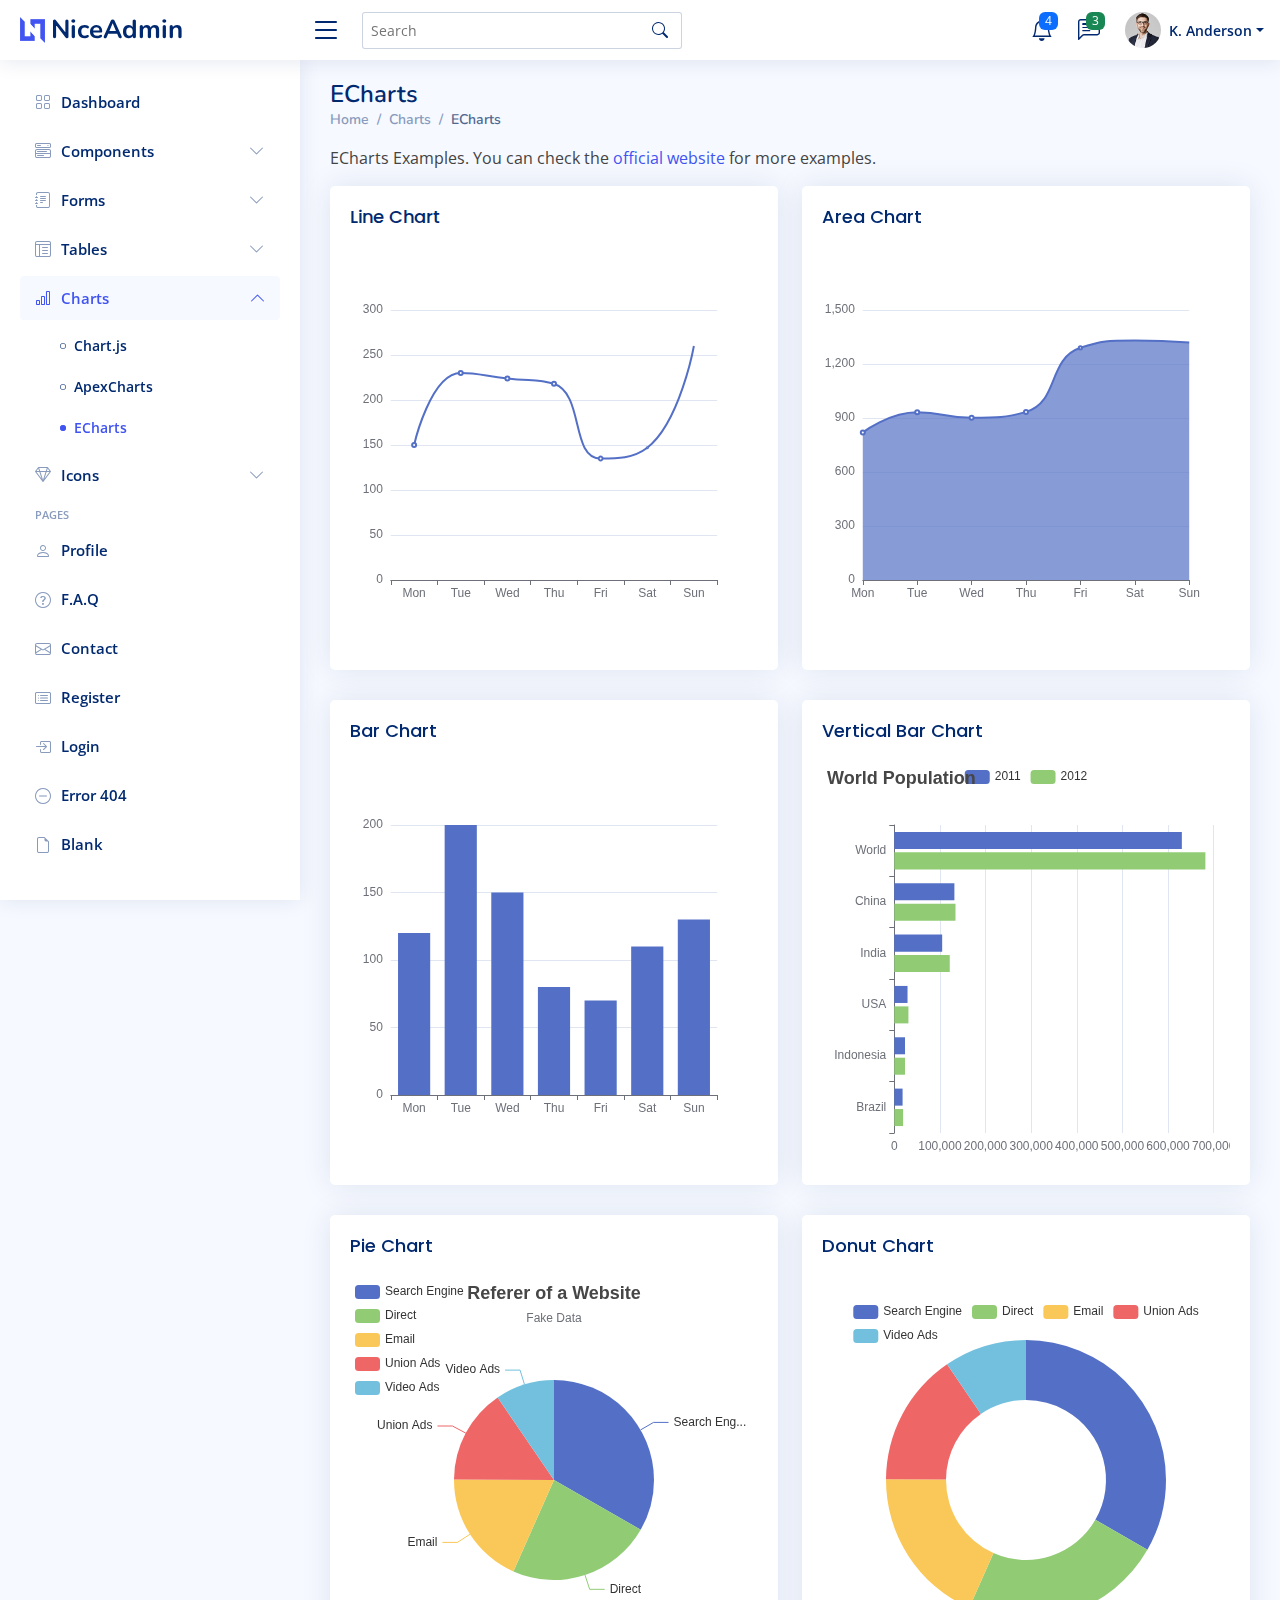
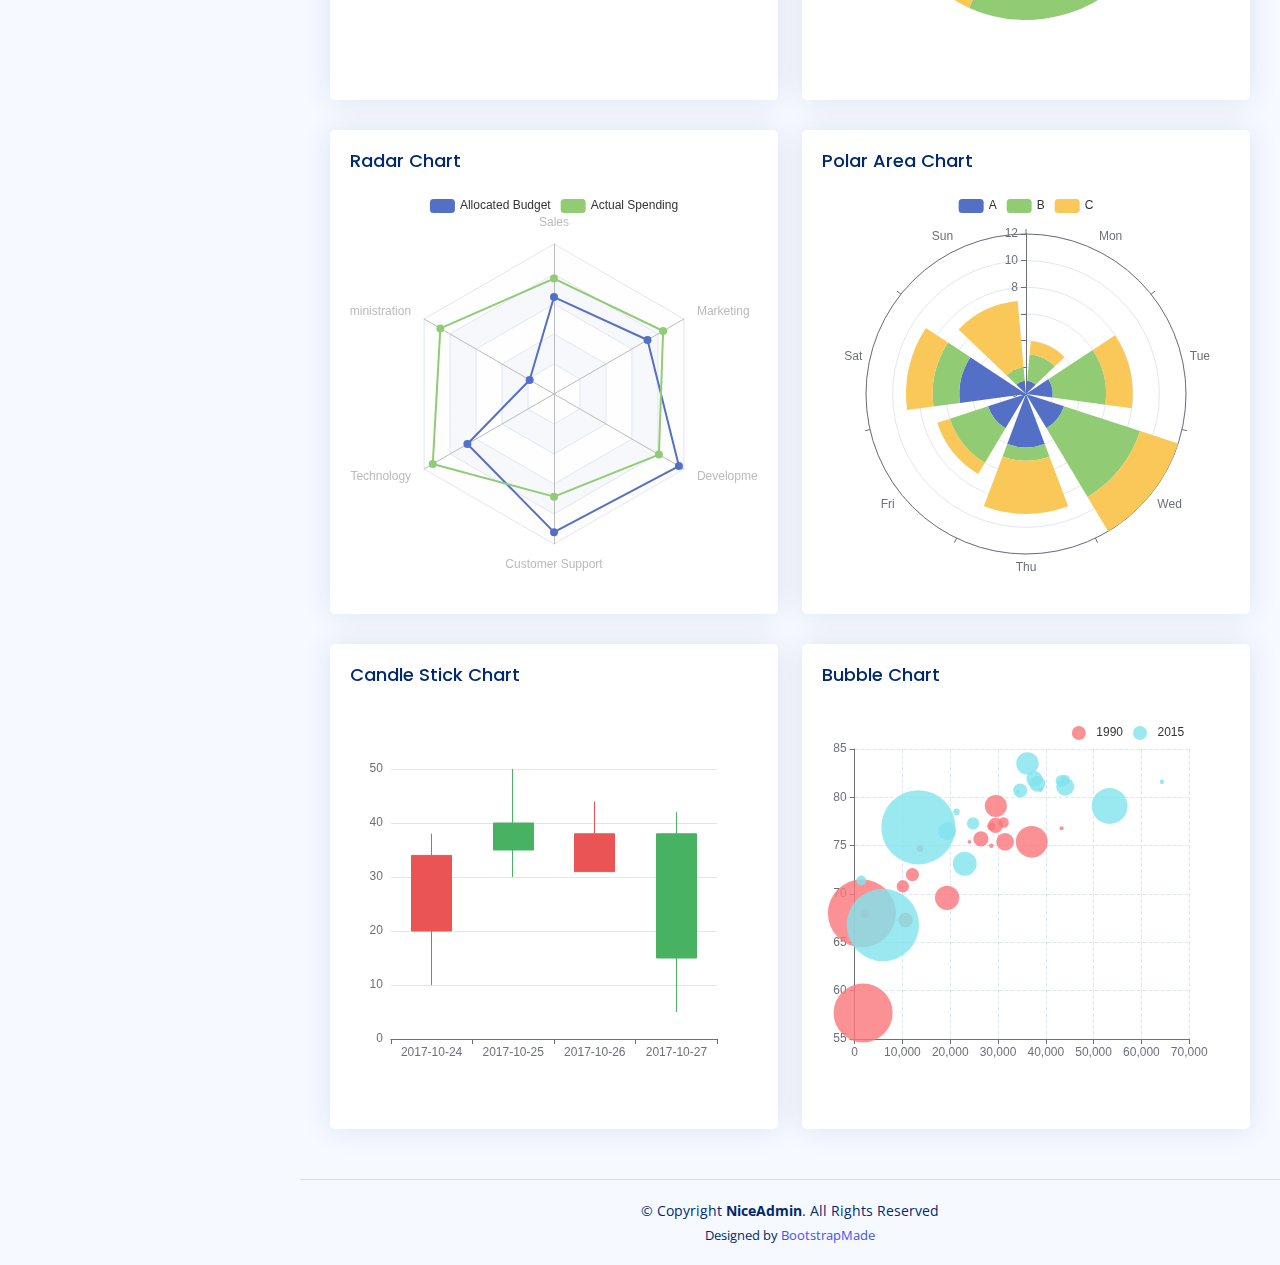
<file: AdminDashboard/charts-echarts.html>
<!DOCTYPE html>
<html lang="en">

<head>
  <meta charset="utf-8">
  <meta content="width=device-width, initial-scale=1.0" name="viewport">

  <title>Charts / ECharts - NiceAdmin Bootstrap Template</title>
  <meta content="" name="description">
  <meta content="" name="keywords">

  <!-- Favicons -->
  <link href="assets/img/favicon.png" rel="icon">
  <link href="assets/img/apple-touch-icon.png" rel="apple-touch-icon">

  <!-- Google Fonts -->
  <link href="https://fonts.gstatic.com" rel="preconnect">
  <link href="https://fonts.googleapis.com/css?family=Open+Sans:300,300i,400,400i,600,600i,700,700i|Nunito:300,300i,400,400i,600,600i,700,700i|Poppins:300,300i,400,400i,500,500i,600,600i,700,700i" rel="stylesheet">

  <!-- Vendor CSS Files -->
  <link href="assets/vendor/bootstrap/css/bootstrap.min.css" rel="stylesheet">
  <link href="assets/vendor/bootstrap-icons/bootstrap-icons.css" rel="stylesheet">
  <link href="assets/vendor/boxicons/css/boxicons.min.css" rel="stylesheet">
  <link href="assets/vendor/quill/quill.snow.css" rel="stylesheet">
  <link href="assets/vendor/quill/quill.bubble.css" rel="stylesheet">
  <link href="assets/vendor/remixicon/remixicon.css" rel="stylesheet">
  <link href="assets/vendor/simple-datatables/style.css" rel="stylesheet">

  <!-- Template Main CSS File -->
  <link href="assets/css/style.css" rel="stylesheet">

  <!-- =======================================================
  * Template Name: NiceAdmin
  * Template URL: https://bootstrapmade.com/nice-admin-bootstrap-admin-html-template/
  * Updated: Apr 20 2024 with Bootstrap v5.3.3
  * Author: BootstrapMade.com
  * License: https://bootstrapmade.com/license/
  ======================================================== -->
</head>

<body>

  <!-- ======= Header ======= -->
  <header id="header" class="header fixed-top d-flex align-items-center">

    <div class="d-flex align-items-center justify-content-between">
      <a href="index.html" class="logo d-flex align-items-center">
        <img src="assets/img/logo.png" alt="">
        <span class="d-none d-lg-block">NiceAdmin</span>
      </a>
      <i class="bi bi-list toggle-sidebar-btn"></i>
    </div><!-- End Logo -->

    <div class="search-bar">
      <form class="search-form d-flex align-items-center" method="POST" action="#">
        <input type="text" name="query" placeholder="Search" title="Enter search keyword">
        <button type="submit" title="Search"><i class="bi bi-search"></i></button>
      </form>
    </div><!-- End Search Bar -->

    <nav class="header-nav ms-auto">
      <ul class="d-flex align-items-center">

        <li class="nav-item d-block d-lg-none">
          <a class="nav-link nav-icon search-bar-toggle " href="#">
            <i class="bi bi-search"></i>
          </a>
        </li><!-- End Search Icon-->

        <li class="nav-item dropdown">

          <a class="nav-link nav-icon" href="#" data-bs-toggle="dropdown">
            <i class="bi bi-bell"></i>
            <span class="badge bg-primary badge-number">4</span>
          </a><!-- End Notification Icon -->

          <ul class="dropdown-menu dropdown-menu-end dropdown-menu-arrow notifications">
            <li class="dropdown-header">
              You have 4 new notifications
              <a href="#"><span class="badge rounded-pill bg-primary p-2 ms-2">View all</span></a>
            </li>
            <li>
              <hr class="dropdown-divider">
            </li>

            <li class="notification-item">
              <i class="bi bi-exclamation-circle text-warning"></i>
              <div>
                <h4>Lorem Ipsum</h4>
                <p>Quae dolorem earum veritatis oditseno</p>
                <p>30 min. ago</p>
              </div>
            </li>

            <li>
              <hr class="dropdown-divider">
            </li>

            <li class="notification-item">
              <i class="bi bi-x-circle text-danger"></i>
              <div>
                <h4>Atque rerum nesciunt</h4>
                <p>Quae dolorem earum veritatis oditseno</p>
                <p>1 hr. ago</p>
              </div>
            </li>

            <li>
              <hr class="dropdown-divider">
            </li>

            <li class="notification-item">
              <i class="bi bi-check-circle text-success"></i>
              <div>
                <h4>Sit rerum fuga</h4>
                <p>Quae dolorem earum veritatis oditseno</p>
                <p>2 hrs. ago</p>
              </div>
            </li>

            <li>
              <hr class="dropdown-divider">
            </li>

            <li class="notification-item">
              <i class="bi bi-info-circle text-primary"></i>
              <div>
                <h4>Dicta reprehenderit</h4>
                <p>Quae dolorem earum veritatis oditseno</p>
                <p>4 hrs. ago</p>
              </div>
            </li>

            <li>
              <hr class="dropdown-divider">
            </li>
            <li class="dropdown-footer">
              <a href="#">Show all notifications</a>
            </li>

          </ul><!-- End Notification Dropdown Items -->

        </li><!-- End Notification Nav -->

        <li class="nav-item dropdown">

          <a class="nav-link nav-icon" href="#" data-bs-toggle="dropdown">
            <i class="bi bi-chat-left-text"></i>
            <span class="badge bg-success badge-number">3</span>
          </a><!-- End Messages Icon -->

          <ul class="dropdown-menu dropdown-menu-end dropdown-menu-arrow messages">
            <li class="dropdown-header">
              You have 3 new messages
              <a href="#"><span class="badge rounded-pill bg-primary p-2 ms-2">View all</span></a>
            </li>
            <li>
              <hr class="dropdown-divider">
            </li>

            <li class="message-item">
              <a href="#">
                <img src="assets/img/messages-1.jpg" alt="" class="rounded-circle">
                <div>
                  <h4>Maria Hudson</h4>
                  <p>Velit asperiores et ducimus soluta repudiandae labore officia est ut...</p>
                  <p>4 hrs. ago</p>
                </div>
              </a>
            </li>
            <li>
              <hr class="dropdown-divider">
            </li>

            <li class="message-item">
              <a href="#">
                <img src="assets/img/messages-2.jpg" alt="" class="rounded-circle">
                <div>
                  <h4>Anna Nelson</h4>
                  <p>Velit asperiores et ducimus soluta repudiandae labore officia est ut...</p>
                  <p>6 hrs. ago</p>
                </div>
              </a>
            </li>
            <li>
              <hr class="dropdown-divider">
            </li>

            <li class="message-item">
              <a href="#">
                <img src="assets/img/messages-3.jpg" alt="" class="rounded-circle">
                <div>
                  <h4>David Muldon</h4>
                  <p>Velit asperiores et ducimus soluta repudiandae labore officia est ut...</p>
                  <p>8 hrs. ago</p>
                </div>
              </a>
            </li>
            <li>
              <hr class="dropdown-divider">
            </li>

            <li class="dropdown-footer">
              <a href="#">Show all messages</a>
            </li>

          </ul><!-- End Messages Dropdown Items -->

        </li><!-- End Messages Nav -->

        <li class="nav-item dropdown pe-3">

          <a class="nav-link nav-profile d-flex align-items-center pe-0" href="#" data-bs-toggle="dropdown">
            <img src="assets/img/profile-img.jpg" alt="Profile" class="rounded-circle">
            <span class="d-none d-md-block dropdown-toggle ps-2">K. Anderson</span>
          </a><!-- End Profile Iamge Icon -->

          <ul class="dropdown-menu dropdown-menu-end dropdown-menu-arrow profile">
            <li class="dropdown-header">
              <h6>Kevin Anderson</h6>
              <span>Web Designer</span>
            </li>
            <li>
              <hr class="dropdown-divider">
            </li>

            <li>
              <a class="dropdown-item d-flex align-items-center" href="users-profile.html">
                <i class="bi bi-person"></i>
                <span>My Profile</span>
              </a>
            </li>
            <li>
              <hr class="dropdown-divider">
            </li>

            <li>
              <a class="dropdown-item d-flex align-items-center" href="users-profile.html">
                <i class="bi bi-gear"></i>
                <span>Account Settings</span>
              </a>
            </li>
            <li>
              <hr class="dropdown-divider">
            </li>

            <li>
              <a class="dropdown-item d-flex align-items-center" href="pages-faq.html">
                <i class="bi bi-question-circle"></i>
                <span>Need Help?</span>
              </a>
            </li>
            <li>
              <hr class="dropdown-divider">
            </li>

            <li>
              <a class="dropdown-item d-flex align-items-center" href="#">
                <i class="bi bi-box-arrow-right"></i>
                <span>Sign Out</span>
              </a>
            </li>

          </ul><!-- End Profile Dropdown Items -->
        </li><!-- End Profile Nav -->

      </ul>
    </nav><!-- End Icons Navigation -->

  </header><!-- End Header -->

  <!-- ======= Sidebar ======= -->
  <aside id="sidebar" class="sidebar">

    <ul class="sidebar-nav" id="sidebar-nav">

      <li class="nav-item">
        <a class="nav-link collapsed" href="index.html">
          <i class="bi bi-grid"></i>
          <span>Dashboard</span>
        </a>
      </li><!-- End Dashboard Nav -->

      <li class="nav-item">
        <a class="nav-link collapsed" data-bs-target="#components-nav" data-bs-toggle="collapse" href="#">
          <i class="bi bi-menu-button-wide"></i><span>Components</span><i class="bi bi-chevron-down ms-auto"></i>
        </a>
        <ul id="components-nav" class="nav-content collapse " data-bs-parent="#sidebar-nav">
          <li>
            <a href="components-alerts.html">
              <i class="bi bi-circle"></i><span>Alerts</span>
            </a>
          </li>
          <li>
            <a href="components-accordion.html">
              <i class="bi bi-circle"></i><span>Accordion</span>
            </a>
          </li>
          <li>
            <a href="components-badges.html">
              <i class="bi bi-circle"></i><span>Badges</span>
            </a>
          </li>
          <li>
            <a href="components-breadcrumbs.html">
              <i class="bi bi-circle"></i><span>Breadcrumbs</span>
            </a>
          </li>
          <li>
            <a href="components-buttons.html">
              <i class="bi bi-circle"></i><span>Buttons</span>
            </a>
          </li>
          <li>
            <a href="components-cards.html">
              <i class="bi bi-circle"></i><span>Cards</span>
            </a>
          </li>
          <li>
            <a href="components-carousel.html">
              <i class="bi bi-circle"></i><span>Carousel</span>
            </a>
          </li>
          <li>
            <a href="components-list-group.html">
              <i class="bi bi-circle"></i><span>List group</span>
            </a>
          </li>
          <li>
            <a href="components-modal.html">
              <i class="bi bi-circle"></i><span>Modal</span>
            </a>
          </li>
          <li>
            <a href="components-tabs.html">
              <i class="bi bi-circle"></i><span>Tabs</span>
            </a>
          </li>
          <li>
            <a href="components-pagination.html">
              <i class="bi bi-circle"></i><span>Pagination</span>
            </a>
          </li>
          <li>
            <a href="components-progress.html">
              <i class="bi bi-circle"></i><span>Progress</span>
            </a>
          </li>
          <li>
            <a href="components-spinners.html">
              <i class="bi bi-circle"></i><span>Spinners</span>
            </a>
          </li>
          <li>
            <a href="components-tooltips.html">
              <i class="bi bi-circle"></i><span>Tooltips</span>
            </a>
          </li>
        </ul>
      </li><!-- End Components Nav -->

      <li class="nav-item">
        <a class="nav-link collapsed" data-bs-target="#forms-nav" data-bs-toggle="collapse" href="#">
          <i class="bi bi-journal-text"></i><span>Forms</span><i class="bi bi-chevron-down ms-auto"></i>
        </a>
        <ul id="forms-nav" class="nav-content collapse " data-bs-parent="#sidebar-nav">
          <li>
            <a href="forms-elements.html">
              <i class="bi bi-circle"></i><span>Form Elements</span>
            </a>
          </li>
          <li>
            <a href="forms-layouts.html">
              <i class="bi bi-circle"></i><span>Form Layouts</span>
            </a>
          </li>
          <li>
            <a href="forms-editors.html">
              <i class="bi bi-circle"></i><span>Form Editors</span>
            </a>
          </li>
          <li>
            <a href="forms-validation.html">
              <i class="bi bi-circle"></i><span>Form Validation</span>
            </a>
          </li>
        </ul>
      </li><!-- End Forms Nav -->

      <li class="nav-item">
        <a class="nav-link collapsed" data-bs-target="#tables-nav" data-bs-toggle="collapse" href="#">
          <i class="bi bi-layout-text-window-reverse"></i><span>Tables</span><i class="bi bi-chevron-down ms-auto"></i>
        </a>
        <ul id="tables-nav" class="nav-content collapse " data-bs-parent="#sidebar-nav">
          <li>
            <a href="tables-general.html">
              <i class="bi bi-circle"></i><span>General Tables</span>
            </a>
          </li>
          <li>
            <a href="tables-data.html">
              <i class="bi bi-circle"></i><span>Data Tables</span>
            </a>
          </li>
        </ul>
      </li><!-- End Tables Nav -->

      <li class="nav-item">
        <a class="nav-link " data-bs-target="#charts-nav" data-bs-toggle="collapse" href="#">
          <i class="bi bi-bar-chart"></i><span>Charts</span><i class="bi bi-chevron-down ms-auto"></i>
        </a>
        <ul id="charts-nav" class="nav-content collapse show" data-bs-parent="#sidebar-nav">
          <li>
            <a href="charts-chartjs.html">
              <i class="bi bi-circle"></i><span>Chart.js</span>
            </a>
          </li>
          <li>
            <a href="charts-apexcharts.html">
              <i class="bi bi-circle"></i><span>ApexCharts</span>
            </a>
          </li>
          <li>
            <a href="charts-echarts.html" class="active">
              <i class="bi bi-circle"></i><span>ECharts</span>
            </a>
          </li>
        </ul>
      </li><!-- End Charts Nav -->

      <li class="nav-item">
        <a class="nav-link collapsed" data-bs-target="#icons-nav" data-bs-toggle="collapse" href="#">
          <i class="bi bi-gem"></i><span>Icons</span><i class="bi bi-chevron-down ms-auto"></i>
        </a>
        <ul id="icons-nav" class="nav-content collapse " data-bs-parent="#sidebar-nav">
          <li>
            <a href="icons-bootstrap.html">
              <i class="bi bi-circle"></i><span>Bootstrap Icons</span>
            </a>
          </li>
          <li>
            <a href="icons-remix.html">
              <i class="bi bi-circle"></i><span>Remix Icons</span>
            </a>
          </li>
          <li>
            <a href="icons-boxicons.html">
              <i class="bi bi-circle"></i><span>Boxicons</span>
            </a>
          </li>
        </ul>
      </li><!-- End Icons Nav -->

      <li class="nav-heading">Pages</li>

      <li class="nav-item">
        <a class="nav-link collapsed" href="users-profile.html">
          <i class="bi bi-person"></i>
          <span>Profile</span>
        </a>
      </li><!-- End Profile Page Nav -->

      <li class="nav-item">
        <a class="nav-link collapsed" href="pages-faq.html">
          <i class="bi bi-question-circle"></i>
          <span>F.A.Q</span>
        </a>
      </li><!-- End F.A.Q Page Nav -->

      <li class="nav-item">
        <a class="nav-link collapsed" href="pages-contact.html">
          <i class="bi bi-envelope"></i>
          <span>Contact</span>
        </a>
      </li><!-- End Contact Page Nav -->

      <li class="nav-item">
        <a class="nav-link collapsed" href="pages-register.html">
          <i class="bi bi-card-list"></i>
          <span>Register</span>
        </a>
      </li><!-- End Register Page Nav -->

      <li class="nav-item">
        <a class="nav-link collapsed" href="pages-login.html">
          <i class="bi bi-box-arrow-in-right"></i>
          <span>Login</span>
        </a>
      </li><!-- End Login Page Nav -->

      <li class="nav-item">
        <a class="nav-link collapsed" href="pages-error-404.html">
          <i class="bi bi-dash-circle"></i>
          <span>Error 404</span>
        </a>
      </li><!-- End Error 404 Page Nav -->

      <li class="nav-item">
        <a class="nav-link collapsed" href="pages-blank.html">
          <i class="bi bi-file-earmark"></i>
          <span>Blank</span>
        </a>
      </li><!-- End Blank Page Nav -->

    </ul>

  </aside><!-- End Sidebar-->

  <main id="main" class="main">

    <div class="pagetitle">
      <h1>ECharts</h1>
      <nav>
        <ol class="breadcrumb">
          <li class="breadcrumb-item"><a href="index.html">Home</a></li>
          <li class="breadcrumb-item">Charts</li>
          <li class="breadcrumb-item active">ECharts</li>
        </ol>
      </nav>
    </div><!-- End Page Title -->

    <p>ECharts Examples. You can check the <a href="https://echarts.apache.org/examples/en/index.html" target="_blank">official website</a> for more examples.</p>

    <section class="section">
      <div class="row">

        <div class="col-lg-6">
          <div class="card">
            <div class="card-body">
              <h5 class="card-title">Line Chart</h5>

              <!-- Line Chart -->
              <div id="lineChart" style="min-height: 400px;" class="echart"></div>

              <script>
                document.addEventListener("DOMContentLoaded", () => {
                  echarts.init(document.querySelector("#lineChart")).setOption({
                    xAxis: {
                      type: 'category',
                      data: ['Mon', 'Tue', 'Wed', 'Thu', 'Fri', 'Sat', 'Sun']
                    },
                    yAxis: {
                      type: 'value'
                    },
                    series: [{
                      data: [150, 230, 224, 218, 135, 147, 260],
                      type: 'line',
                      smooth: true
                    }]
                  });
                });
              </script>
              <!-- End Line Chart -->

            </div>
          </div>
        </div>

        <div class="col-lg-6">
          <div class="card">
            <div class="card-body">
              <h5 class="card-title">Area Chart</h5>

              <!-- Area Chart -->
              <div id="areaChart" style="min-height: 400px;" class="echart"></div>

              <script>
                document.addEventListener("DOMContentLoaded", () => {
                  echarts.init(document.querySelector("#areaChart")).setOption({
                    xAxis: {
                      type: 'category',
                      boundaryGap: false,
                      data: ['Mon', 'Tue', 'Wed', 'Thu', 'Fri', 'Sat', 'Sun']
                    },
                    yAxis: {
                      type: 'value'
                    },
                    series: [{
                      data: [820, 932, 901, 934, 1290, 1330, 1320],
                      type: 'line',
                      smooth: true,
                      areaStyle: {}
                    }]
                  });
                });
              </script>
              <!-- End Area Chart -->

            </div>
          </div>
        </div>

        <div class="col-lg-6">
          <div class="card">
            <div class="card-body">
              <h5 class="card-title">Bar Chart</h5>

              <!-- Bar Chart -->
              <div id="barChart" style="min-height: 400px;" class="echart"></div>

              <script>
                document.addEventListener("DOMContentLoaded", () => {
                  echarts.init(document.querySelector("#barChart")).setOption({
                    xAxis: {
                      type: 'category',
                      data: ['Mon', 'Tue', 'Wed', 'Thu', 'Fri', 'Sat', 'Sun']
                    },
                    yAxis: {
                      type: 'value'
                    },
                    series: [{
                      data: [120, 200, 150, 80, 70, 110, 130],
                      type: 'bar'
                    }]
                  });
                });
              </script>
              <!-- End Bar Chart -->

            </div>
          </div>
        </div>

        <div class="col-lg-6">
          <div class="card">
            <div class="card-body">
              <h5 class="card-title">Vertical Bar Chart</h5>

              <!-- Vertical Bar Chart -->
              <div id="verticalBarChart" style="min-height: 400px;" class="echart"></div>

              <script>
                document.addEventListener("DOMContentLoaded", () => {
                  echarts.init(document.querySelector("#verticalBarChart")).setOption({
                    title: {
                      text: 'World Population'
                    },
                    tooltip: {
                      trigger: 'axis',
                      axisPointer: {
                        type: 'shadow'
                      }
                    },
                    legend: {},
                    grid: {
                      left: '3%',
                      right: '4%',
                      bottom: '3%',
                      containLabel: true
                    },
                    xAxis: {
                      type: 'value',
                      boundaryGap: [0, 0.01]
                    },
                    yAxis: {
                      type: 'category',
                      data: ['Brazil', 'Indonesia', 'USA', 'India', 'China', 'World']
                    },
                    series: [{
                        name: '2011',
                        type: 'bar',
                        data: [18203, 23489, 29034, 104970, 131744, 630230]
                      },
                      {
                        name: '2012',
                        type: 'bar',
                        data: [19325, 23438, 31000, 121594, 134141, 681807]
                      }
                    ]
                  });
                });
              </script>
              <!-- End Vertical Bar Chart -->

            </div>
          </div>
        </div>

        <div class="col-lg-6">
          <div class="card">
            <div class="card-body">
              <h5 class="card-title">Pie Chart</h5>

              <!-- Pie Chart -->
              <div id="pieChart" style="min-height: 400px;" class="echart"></div>

              <script>
                document.addEventListener("DOMContentLoaded", () => {
                  echarts.init(document.querySelector("#pieChart")).setOption({
                    title: {
                      text: 'Referer of a Website',
                      subtext: 'Fake Data',
                      left: 'center'
                    },
                    tooltip: {
                      trigger: 'item'
                    },
                    legend: {
                      orient: 'vertical',
                      left: 'left'
                    },
                    series: [{
                      name: 'Access From',
                      type: 'pie',
                      radius: '50%',
                      data: [{
                          value: 1048,
                          name: 'Search Engine'
                        },
                        {
                          value: 735,
                          name: 'Direct'
                        },
                        {
                          value: 580,
                          name: 'Email'
                        },
                        {
                          value: 484,
                          name: 'Union Ads'
                        },
                        {
                          value: 300,
                          name: 'Video Ads'
                        }
                      ],
                      emphasis: {
                        itemStyle: {
                          shadowBlur: 10,
                          shadowOffsetX: 0,
                          shadowColor: 'rgba(0, 0, 0, 0.5)'
                        }
                      }
                    }]
                  });
                });
              </script>
              <!-- End Pie Chart -->

            </div>
          </div>
        </div>

        <div class="col-lg-6">
          <div class="card">
            <div class="card-body">
              <h5 class="card-title">Donut Chart</h5>

              <!-- Donut Chart -->
              <div id="donutChart" style="min-height: 400px;" class="echart"></div>

              <script>
                document.addEventListener("DOMContentLoaded", () => {
                  echarts.init(document.querySelector("#donutChart")).setOption({
                    tooltip: {
                      trigger: 'item'
                    },
                    legend: {
                      top: '5%',
                      left: 'center'
                    },
                    series: [{
                      name: 'Access From',
                      type: 'pie',
                      radius: ['40%', '70%'],
                      avoidLabelOverlap: false,
                      label: {
                        show: false,
                        position: 'center'
                      },
                      emphasis: {
                        label: {
                          show: true,
                          fontSize: '18',
                          fontWeight: 'bold'
                        }
                      },
                      labelLine: {
                        show: false
                      },
                      data: [{
                          value: 1048,
                          name: 'Search Engine'
                        },
                        {
                          value: 735,
                          name: 'Direct'
                        },
                        {
                          value: 580,
                          name: 'Email'
                        },
                        {
                          value: 484,
                          name: 'Union Ads'
                        },
                        {
                          value: 300,
                          name: 'Video Ads'
                        }
                      ]
                    }]
                  });
                });
              </script>
              <!-- End Donut Chart -->

            </div>
          </div>
        </div>

        <div class="col-lg-6">
          <div class="card">
            <div class="card-body">
              <h5 class="card-title">Radar Chart</h5>

              <!-- Radar Chart -->
              <div id="radarChart" style="min-height: 400px;" class="echart"></div>

              <script>
                document.addEventListener("DOMContentLoaded", () => {
                  echarts.init(document.querySelector("#radarChart")).setOption({
                    legend: {
                      data: ['Allocated Budget', 'Actual Spending']
                    },
                    radar: {
                      // shape: 'circle',
                      indicator: [{
                          name: 'Sales',
                          max: 6500
                        },
                        {
                          name: 'Administration',
                          max: 16000
                        },
                        {
                          name: 'Information Technology',
                          max: 30000
                        },
                        {
                          name: 'Customer Support',
                          max: 38000
                        },
                        {
                          name: 'Development',
                          max: 52000
                        },
                        {
                          name: 'Marketing',
                          max: 25000
                        }
                      ]
                    },
                    series: [{
                      name: 'Budget vs spending',
                      type: 'radar',
                      data: [{
                          value: [4200, 3000, 20000, 35000, 50000, 18000],
                          name: 'Allocated Budget'
                        },
                        {
                          value: [5000, 14000, 28000, 26000, 42000, 21000],
                          name: 'Actual Spending'
                        }
                      ]
                    }]
                  });
                });
              </script>
              <!-- End Radar Chart -->

            </div>
          </div>
        </div>

        <div class="col-lg-6">
          <div class="card">
            <div class="card-body">
              <h5 class="card-title">Polar Area Chart</h5>

              <!-- Polar Area Chart -->
              <div id="polarAreaChart" style="min-height: 400px;" class="echart"></div>

              <script>
                document.addEventListener("DOMContentLoaded", () => {
                  echarts.init(document.querySelector("#polarAreaChart")).setOption({
                    angleAxis: {
                      type: 'category',
                      data: ['Mon', 'Tue', 'Wed', 'Thu', 'Fri', 'Sat', 'Sun']
                    },
                    radiusAxis: {},
                    polar: {},
                    series: [{
                        type: 'bar',
                        data: [1, 2, 3, 4, 3, 5, 1],
                        coordinateSystem: 'polar',
                        name: 'A',
                        stack: 'a',
                        emphasis: {
                          focus: 'series'
                        }
                      },
                      {
                        type: 'bar',
                        data: [2, 4, 6, 1, 3, 2, 1],
                        coordinateSystem: 'polar',
                        name: 'B',
                        stack: 'a',
                        emphasis: {
                          focus: 'series'
                        }
                      },
                      {
                        type: 'bar',
                        data: [1, 2, 3, 4, 1, 2, 5],
                        coordinateSystem: 'polar',
                        name: 'C',
                        stack: 'a',
                        emphasis: {
                          focus: 'series'
                        }
                      }
                    ],
                    legend: {
                      show: true,
                      data: ['A', 'B', 'C']
                    }
                  });
                });
              </script>
              <!-- End Polar Area Chart -->

            </div>
          </div>
        </div>

        <div class="col-lg-6">
          <div class="card">
            <div class="card-body">
              <h5 class="card-title">Candle Stick Chart</h5>

              <!-- Candle Stick Chart -->
              <div id="candleStickChart" style="min-height: 400px;" class="echart"></div>

              <script>
                document.addEventListener("DOMContentLoaded", () => {
                  echarts.init(document.querySelector("#candleStickChart")).setOption({
                    xAxis: {
                      data: ['2017-10-24', '2017-10-25', '2017-10-26', '2017-10-27']
                    },
                    yAxis: {},
                    series: [{
                      type: 'candlestick',
                      data: [
                        [20, 34, 10, 38],
                        [40, 35, 30, 50],
                        [31, 38, 33, 44],
                        [38, 15, 5, 42]
                      ]
                    }]
                  });
                });
              </script>
              <!-- End Candle Stick Chart -->

            </div>
          </div>
        </div>

        <div class="col-lg-6">
          <div class="card">
            <div class="card-body">
              <h5 class="card-title">Bubble Chart</h5>

              <!-- Bubble Chart -->
              <div id="bubbleChart" style="min-height: 400px;" class="echart"></div>

              <script>
                document.addEventListener("DOMContentLoaded", () => {
                  const data = [
                    [
                      [28604, 77, 17096869, 'Australia', 1990],
                      [31163, 77.4, 27662440, 'Canada', 1990],
                      [1516, 68, 1154605773, 'China', 1990],
                      [13670, 74.7, 10582082, 'Cuba', 1990],
                      [28599, 75, 4986705, 'Finland', 1990],
                      [29476, 77.1, 56943299, 'France', 1990],
                      [31476, 75.4, 78958237, 'Germany', 1990],
                      [28666, 78.1, 254830, 'Iceland', 1990],
                      [1777, 57.7, 870601776, 'India', 1990],
                      [29550, 79.1, 122249285, 'Japan', 1990],
                      [2076, 67.9, 20194354, 'North Korea', 1990],
                      [12087, 72, 42972254, 'South Korea', 1990],
                      [24021, 75.4, 3397534, 'New Zealand', 1990],
                      [43296, 76.8, 4240375, 'Norway', 1990],
                      [10088, 70.8, 38195258, 'Poland', 1990],
                      [19349, 69.6, 147568552, 'Russia', 1990],
                      [10670, 67.3, 53994605, 'Turkey', 1990],
                      [26424, 75.7, 57110117, 'United Kingdom', 1990],
                      [37062, 75.4, 252847810, 'United States', 1990]
                    ],
                    [
                      [44056, 81.8, 23968973, 'Australia', 2015],
                      [43294, 81.7, 35939927, 'Canada', 2015],
                      [13334, 76.9, 1376048943, 'China', 2015],
                      [21291, 78.5, 11389562, 'Cuba', 2015],
                      [38923, 80.8, 5503457, 'Finland', 2015],
                      [37599, 81.9, 64395345, 'France', 2015],
                      [44053, 81.1, 80688545, 'Germany', 2015],
                      [42182, 82.8, 329425, 'Iceland', 2015],
                      [5903, 66.8, 1311050527, 'India', 2015],
                      [36162, 83.5, 126573481, 'Japan', 2015],
                      [1390, 71.4, 25155317, 'North Korea', 2015],
                      [34644, 80.7, 50293439, 'South Korea', 2015],
                      [34186, 80.6, 4528526, 'New Zealand', 2015],
                      [64304, 81.6, 5210967, 'Norway', 2015],
                      [24787, 77.3, 38611794, 'Poland', 2015],
                      [23038, 73.13, 143456918, 'Russia', 2015],
                      [19360, 76.5, 78665830, 'Turkey', 2015],
                      [38225, 81.4, 64715810, 'United Kingdom', 2015],
                      [53354, 79.1, 321773631, 'United States', 2015]
                    ]
                  ];
                  echarts.init(document.querySelector("#bubbleChart")).setOption({
                    legend: {
                      right: '10%',
                      top: '3%',
                      data: ['1990', '2015']
                    },
                    grid: {
                      left: '8%',
                      top: '10%'
                    },
                    xAxis: {
                      splitLine: {
                        lineStyle: {
                          type: 'dashed'
                        }
                      }
                    },
                    yAxis: {
                      splitLine: {
                        lineStyle: {
                          type: 'dashed'
                        }
                      },
                      scale: true
                    },
                    series: [{
                        name: '1990',
                        data: data[0],
                        type: 'scatter',
                        symbolSize: function(data) {
                          return Math.sqrt(data[2]) / 5e2;
                        },
                        emphasis: {
                          focus: 'series',
                          label: {
                            show: true,
                            formatter: function(param) {
                              return param.data[3];
                            },
                            position: 'top'
                          }
                        },
                        itemStyle: {
                          color: 'rgb(251, 118, 123)'
                        }
                      },
                      {
                        name: '2015',
                        data: data[1],
                        type: 'scatter',
                        symbolSize: function(data) {
                          return Math.sqrt(data[2]) / 5e2;
                        },
                        emphasis: {
                          focus: 'series',
                          label: {
                            show: true,
                            formatter: function(param) {
                              return param.data[3];
                            },
                            position: 'top'
                          }
                        },
                        itemStyle: {
                          color: 'rgb(129, 227, 238)'
                        }
                      }
                    ]
                  });
                });
              </script>
              <!-- End Bubble Chart -->

            </div>
          </div>
        </div>

      </div>
    </section>

  </main><!-- End #main -->

  <!-- ======= Footer ======= -->
  <footer id="footer" class="footer">
    <div class="copyright">
      &copy; Copyright <strong><span>NiceAdmin</span></strong>. All Rights Reserved
    </div>
    <div class="credits">
      <!-- All the links in the footer should remain intact. -->
      <!-- You can delete the links only if you purchased the pro version. -->
      <!-- Licensing information: https://bootstrapmade.com/license/ -->
      <!-- Purchase the pro version with working PHP/AJAX contact form: https://bootstrapmade.com/nice-admin-bootstrap-admin-html-template/ -->
      Designed by <a href="https://bootstrapmade.com/">BootstrapMade</a>
    </div>
  </footer><!-- End Footer -->

  <a href="#" class="back-to-top d-flex align-items-center justify-content-center"><i class="bi bi-arrow-up-short"></i></a>

  <!-- Vendor JS Files -->
  <script src="assets/vendor/apexcharts/apexcharts.min.js"></script>
  <script src="assets/vendor/bootstrap/js/bootstrap.bundle.min.js"></script>
  <script src="assets/vendor/chart.js/chart.umd.js"></script>
  <script src="assets/vendor/echarts/echarts.min.js"></script>
  <script src="assets/vendor/quill/quill.js"></script>
  <script src="assets/vendor/simple-datatables/simple-datatables.js"></script>
  <script src="assets/vendor/tinymce/tinymce.min.js"></script>
  <script src="assets/vendor/php-email-form/validate.js"></script>

  <!-- Template Main JS File -->
  <script src="assets/js/main.js"></script>

</body>

</html>
</file>
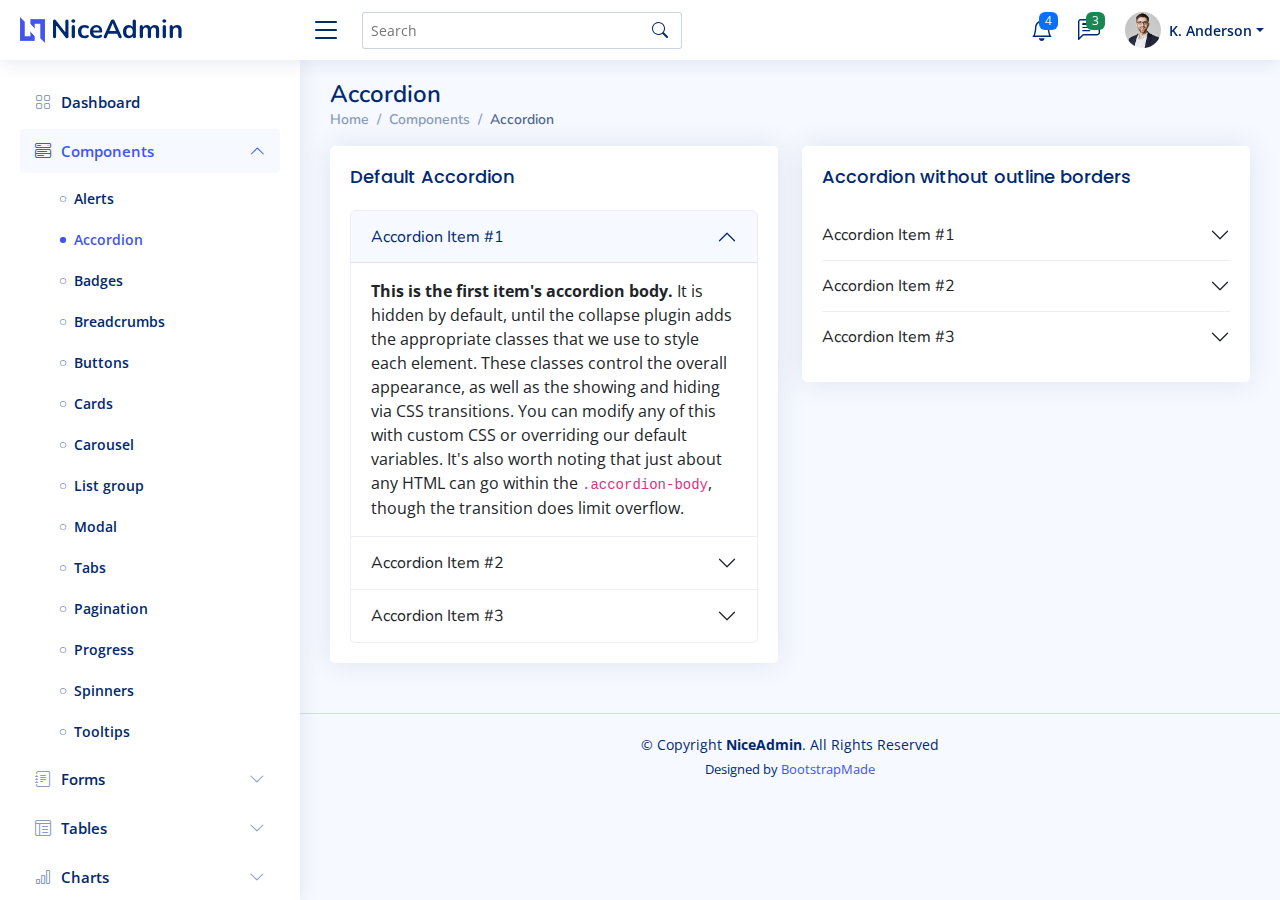
<file: AdminDashboard/components-accordion.html>
<!DOCTYPE html>
<html lang="en">

<head>
  <meta charset="utf-8">
  <meta content="width=device-width, initial-scale=1.0" name="viewport">

  <title>Components / Accordion - NiceAdmin Bootstrap Template</title>
  <meta content="" name="description">
  <meta content="" name="keywords">

  <!-- Favicons -->
  <link href="assets/img/favicon.png" rel="icon">
  <link href="assets/img/apple-touch-icon.png" rel="apple-touch-icon">

  <!-- Google Fonts -->
  <link href="https://fonts.gstatic.com" rel="preconnect">
  <link href="https://fonts.googleapis.com/css?family=Open+Sans:300,300i,400,400i,600,600i,700,700i|Nunito:300,300i,400,400i,600,600i,700,700i|Poppins:300,300i,400,400i,500,500i,600,600i,700,700i" rel="stylesheet">

  <!-- Vendor CSS Files -->
  <link href="assets/vendor/bootstrap/css/bootstrap.min.css" rel="stylesheet">
  <link href="assets/vendor/bootstrap-icons/bootstrap-icons.css" rel="stylesheet">
  <link href="assets/vendor/boxicons/css/boxicons.min.css" rel="stylesheet">
  <link href="assets/vendor/quill/quill.snow.css" rel="stylesheet">
  <link href="assets/vendor/quill/quill.bubble.css" rel="stylesheet">
  <link href="assets/vendor/remixicon/remixicon.css" rel="stylesheet">
  <link href="assets/vendor/simple-datatables/style.css" rel="stylesheet">

  <!-- Template Main CSS File -->
  <link href="assets/css/style.css" rel="stylesheet">

  <!-- =======================================================
  * Template Name: NiceAdmin
  * Template URL: https://bootstrapmade.com/nice-admin-bootstrap-admin-html-template/
  * Updated: Apr 20 2024 with Bootstrap v5.3.3
  * Author: BootstrapMade.com
  * License: https://bootstrapmade.com/license/
  ======================================================== -->
</head>

<body>

  <!-- ======= Header ======= -->
  <header id="header" class="header fixed-top d-flex align-items-center">

    <div class="d-flex align-items-center justify-content-between">
      <a href="index.html" class="logo d-flex align-items-center">
        <img src="assets/img/logo.png" alt="">
        <span class="d-none d-lg-block">NiceAdmin</span>
      </a>
      <i class="bi bi-list toggle-sidebar-btn"></i>
    </div><!-- End Logo -->

    <div class="search-bar">
      <form class="search-form d-flex align-items-center" method="POST" action="#">
        <input type="text" name="query" placeholder="Search" title="Enter search keyword">
        <button type="submit" title="Search"><i class="bi bi-search"></i></button>
      </form>
    </div><!-- End Search Bar -->

    <nav class="header-nav ms-auto">
      <ul class="d-flex align-items-center">

        <li class="nav-item d-block d-lg-none">
          <a class="nav-link nav-icon search-bar-toggle " href="#">
            <i class="bi bi-search"></i>
          </a>
        </li><!-- End Search Icon-->

        <li class="nav-item dropdown">

          <a class="nav-link nav-icon" href="#" data-bs-toggle="dropdown">
            <i class="bi bi-bell"></i>
            <span class="badge bg-primary badge-number">4</span>
          </a><!-- End Notification Icon -->

          <ul class="dropdown-menu dropdown-menu-end dropdown-menu-arrow notifications">
            <li class="dropdown-header">
              You have 4 new notifications
              <a href="#"><span class="badge rounded-pill bg-primary p-2 ms-2">View all</span></a>
            </li>
            <li>
              <hr class="dropdown-divider">
            </li>

            <li class="notification-item">
              <i class="bi bi-exclamation-circle text-warning"></i>
              <div>
                <h4>Lorem Ipsum</h4>
                <p>Quae dolorem earum veritatis oditseno</p>
                <p>30 min. ago</p>
              </div>
            </li>

            <li>
              <hr class="dropdown-divider">
            </li>

            <li class="notification-item">
              <i class="bi bi-x-circle text-danger"></i>
              <div>
                <h4>Atque rerum nesciunt</h4>
                <p>Quae dolorem earum veritatis oditseno</p>
                <p>1 hr. ago</p>
              </div>
            </li>

            <li>
              <hr class="dropdown-divider">
            </li>

            <li class="notification-item">
              <i class="bi bi-check-circle text-success"></i>
              <div>
                <h4>Sit rerum fuga</h4>
                <p>Quae dolorem earum veritatis oditseno</p>
                <p>2 hrs. ago</p>
              </div>
            </li>

            <li>
              <hr class="dropdown-divider">
            </li>

            <li class="notification-item">
              <i class="bi bi-info-circle text-primary"></i>
              <div>
                <h4>Dicta reprehenderit</h4>
                <p>Quae dolorem earum veritatis oditseno</p>
                <p>4 hrs. ago</p>
              </div>
            </li>

            <li>
              <hr class="dropdown-divider">
            </li>
            <li class="dropdown-footer">
              <a href="#">Show all notifications</a>
            </li>

          </ul><!-- End Notification Dropdown Items -->

        </li><!-- End Notification Nav -->

        <li class="nav-item dropdown">

          <a class="nav-link nav-icon" href="#" data-bs-toggle="dropdown">
            <i class="bi bi-chat-left-text"></i>
            <span class="badge bg-success badge-number">3</span>
          </a><!-- End Messages Icon -->

          <ul class="dropdown-menu dropdown-menu-end dropdown-menu-arrow messages">
            <li class="dropdown-header">
              You have 3 new messages
              <a href="#"><span class="badge rounded-pill bg-primary p-2 ms-2">View all</span></a>
            </li>
            <li>
              <hr class="dropdown-divider">
            </li>

            <li class="message-item">
              <a href="#">
                <img src="assets/img/messages-1.jpg" alt="" class="rounded-circle">
                <div>
                  <h4>Maria Hudson</h4>
                  <p>Velit asperiores et ducimus soluta repudiandae labore officia est ut...</p>
                  <p>4 hrs. ago</p>
                </div>
              </a>
            </li>
            <li>
              <hr class="dropdown-divider">
            </li>

            <li class="message-item">
              <a href="#">
                <img src="assets/img/messages-2.jpg" alt="" class="rounded-circle">
                <div>
                  <h4>Anna Nelson</h4>
                  <p>Velit asperiores et ducimus soluta repudiandae labore officia est ut...</p>
                  <p>6 hrs. ago</p>
                </div>
              </a>
            </li>
            <li>
              <hr class="dropdown-divider">
            </li>

            <li class="message-item">
              <a href="#">
                <img src="assets/img/messages-3.jpg" alt="" class="rounded-circle">
                <div>
                  <h4>David Muldon</h4>
                  <p>Velit asperiores et ducimus soluta repudiandae labore officia est ut...</p>
                  <p>8 hrs. ago</p>
                </div>
              </a>
            </li>
            <li>
              <hr class="dropdown-divider">
            </li>

            <li class="dropdown-footer">
              <a href="#">Show all messages</a>
            </li>

          </ul><!-- End Messages Dropdown Items -->

        </li><!-- End Messages Nav -->

        <li class="nav-item dropdown pe-3">

          <a class="nav-link nav-profile d-flex align-items-center pe-0" href="#" data-bs-toggle="dropdown">
            <img src="assets/img/profile-img.jpg" alt="Profile" class="rounded-circle">
            <span class="d-none d-md-block dropdown-toggle ps-2">K. Anderson</span>
          </a><!-- End Profile Iamge Icon -->

          <ul class="dropdown-menu dropdown-menu-end dropdown-menu-arrow profile">
            <li class="dropdown-header">
              <h6>Kevin Anderson</h6>
              <span>Web Designer</span>
            </li>
            <li>
              <hr class="dropdown-divider">
            </li>

            <li>
              <a class="dropdown-item d-flex align-items-center" href="users-profile.html">
                <i class="bi bi-person"></i>
                <span>My Profile</span>
              </a>
            </li>
            <li>
              <hr class="dropdown-divider">
            </li>

            <li>
              <a class="dropdown-item d-flex align-items-center" href="users-profile.html">
                <i class="bi bi-gear"></i>
                <span>Account Settings</span>
              </a>
            </li>
            <li>
              <hr class="dropdown-divider">
            </li>

            <li>
              <a class="dropdown-item d-flex align-items-center" href="pages-faq.html">
                <i class="bi bi-question-circle"></i>
                <span>Need Help?</span>
              </a>
            </li>
            <li>
              <hr class="dropdown-divider">
            </li>

            <li>
              <a class="dropdown-item d-flex align-items-center" href="#">
                <i class="bi bi-box-arrow-right"></i>
                <span>Sign Out</span>
              </a>
            </li>

          </ul><!-- End Profile Dropdown Items -->
        </li><!-- End Profile Nav -->

      </ul>
    </nav><!-- End Icons Navigation -->

  </header><!-- End Header -->

  <!-- ======= Sidebar ======= -->
  <aside id="sidebar" class="sidebar">

    <ul class="sidebar-nav" id="sidebar-nav">

      <li class="nav-item">
        <a class="nav-link collapsed" href="index.html">
          <i class="bi bi-grid"></i>
          <span>Dashboard</span>
        </a>
      </li><!-- End Dashboard Nav -->

      <li class="nav-item">
        <a class="nav-link " data-bs-target="#components-nav" data-bs-toggle="collapse" href="#">
          <i class="bi bi-menu-button-wide"></i><span>Components</span><i class="bi bi-chevron-down ms-auto"></i>
        </a>
        <ul id="components-nav" class="nav-content collapse show" data-bs-parent="#sidebar-nav">
          <li>
            <a href="components-alerts.html">
              <i class="bi bi-circle"></i><span>Alerts</span>
            </a>
          </li>
          <li>
            <a href="components-accordion.html" class="active">
              <i class="bi bi-circle"></i><span>Accordion</span>
            </a>
          </li>
          <li>
            <a href="components-badges.html">
              <i class="bi bi-circle"></i><span>Badges</span>
            </a>
          </li>
          <li>
            <a href="components-breadcrumbs.html">
              <i class="bi bi-circle"></i><span>Breadcrumbs</span>
            </a>
          </li>
          <li>
            <a href="components-buttons.html">
              <i class="bi bi-circle"></i><span>Buttons</span>
            </a>
          </li>
          <li>
            <a href="components-cards.html">
              <i class="bi bi-circle"></i><span>Cards</span>
            </a>
          </li>
          <li>
            <a href="components-carousel.html">
              <i class="bi bi-circle"></i><span>Carousel</span>
            </a>
          </li>
          <li>
            <a href="components-list-group.html">
              <i class="bi bi-circle"></i><span>List group</span>
            </a>
          </li>
          <li>
            <a href="components-modal.html">
              <i class="bi bi-circle"></i><span>Modal</span>
            </a>
          </li>
          <li>
            <a href="components-tabs.html">
              <i class="bi bi-circle"></i><span>Tabs</span>
            </a>
          </li>
          <li>
            <a href="components-pagination.html">
              <i class="bi bi-circle"></i><span>Pagination</span>
            </a>
          </li>
          <li>
            <a href="components-progress.html">
              <i class="bi bi-circle"></i><span>Progress</span>
            </a>
          </li>
          <li>
            <a href="components-spinners.html">
              <i class="bi bi-circle"></i><span>Spinners</span>
            </a>
          </li>
          <li>
            <a href="components-tooltips.html">
              <i class="bi bi-circle"></i><span>Tooltips</span>
            </a>
          </li>
        </ul>
      </li><!-- End Components Nav -->

      <li class="nav-item">
        <a class="nav-link collapsed" data-bs-target="#forms-nav" data-bs-toggle="collapse" href="#">
          <i class="bi bi-journal-text"></i><span>Forms</span><i class="bi bi-chevron-down ms-auto"></i>
        </a>
        <ul id="forms-nav" class="nav-content collapse " data-bs-parent="#sidebar-nav">
          <li>
            <a href="forms-elements.html">
              <i class="bi bi-circle"></i><span>Form Elements</span>
            </a>
          </li>
          <li>
            <a href="forms-layouts.html">
              <i class="bi bi-circle"></i><span>Form Layouts</span>
            </a>
          </li>
          <li>
            <a href="forms-editors.html">
              <i class="bi bi-circle"></i><span>Form Editors</span>
            </a>
          </li>
          <li>
            <a href="forms-validation.html">
              <i class="bi bi-circle"></i><span>Form Validation</span>
            </a>
          </li>
        </ul>
      </li><!-- End Forms Nav -->

      <li class="nav-item">
        <a class="nav-link collapsed" data-bs-target="#tables-nav" data-bs-toggle="collapse" href="#">
          <i class="bi bi-layout-text-window-reverse"></i><span>Tables</span><i class="bi bi-chevron-down ms-auto"></i>
        </a>
        <ul id="tables-nav" class="nav-content collapse " data-bs-parent="#sidebar-nav">
          <li>
            <a href="tables-general.html">
              <i class="bi bi-circle"></i><span>General Tables</span>
            </a>
          </li>
          <li>
            <a href="tables-data.html">
              <i class="bi bi-circle"></i><span>Data Tables</span>
            </a>
          </li>
        </ul>
      </li><!-- End Tables Nav -->

      <li class="nav-item">
        <a class="nav-link collapsed" data-bs-target="#charts-nav" data-bs-toggle="collapse" href="#">
          <i class="bi bi-bar-chart"></i><span>Charts</span><i class="bi bi-chevron-down ms-auto"></i>
        </a>
        <ul id="charts-nav" class="nav-content collapse " data-bs-parent="#sidebar-nav">
          <li>
            <a href="charts-chartjs.html">
              <i class="bi bi-circle"></i><span>Chart.js</span>
            </a>
          </li>
          <li>
            <a href="charts-apexcharts.html">
              <i class="bi bi-circle"></i><span>ApexCharts</span>
            </a>
          </li>
          <li>
            <a href="charts-echarts.html">
              <i class="bi bi-circle"></i><span>ECharts</span>
            </a>
          </li>
        </ul>
      </li><!-- End Charts Nav -->

      <li class="nav-item">
        <a class="nav-link collapsed" data-bs-target="#icons-nav" data-bs-toggle="collapse" href="#">
          <i class="bi bi-gem"></i><span>Icons</span><i class="bi bi-chevron-down ms-auto"></i>
        </a>
        <ul id="icons-nav" class="nav-content collapse " data-bs-parent="#sidebar-nav">
          <li>
            <a href="icons-bootstrap.html">
              <i class="bi bi-circle"></i><span>Bootstrap Icons</span>
            </a>
          </li>
          <li>
            <a href="icons-remix.html">
              <i class="bi bi-circle"></i><span>Remix Icons</span>
            </a>
          </li>
          <li>
            <a href="icons-boxicons.html">
              <i class="bi bi-circle"></i><span>Boxicons</span>
            </a>
          </li>
        </ul>
      </li><!-- End Icons Nav -->

      <li class="nav-heading">Pages</li>

      <li class="nav-item">
        <a class="nav-link collapsed" href="users-profile.html">
          <i class="bi bi-person"></i>
          <span>Profile</span>
        </a>
      </li><!-- End Profile Page Nav -->

      <li class="nav-item">
        <a class="nav-link collapsed" href="pages-faq.html">
          <i class="bi bi-question-circle"></i>
          <span>F.A.Q</span>
        </a>
      </li><!-- End F.A.Q Page Nav -->

      <li class="nav-item">
        <a class="nav-link collapsed" href="pages-contact.html">
          <i class="bi bi-envelope"></i>
          <span>Contact</span>
        </a>
      </li><!-- End Contact Page Nav -->

      <li class="nav-item">
        <a class="nav-link collapsed" href="pages-register.html">
          <i class="bi bi-card-list"></i>
          <span>Register</span>
        </a>
      </li><!-- End Register Page Nav -->

      <li class="nav-item">
        <a class="nav-link collapsed" href="pages-login.html">
          <i class="bi bi-box-arrow-in-right"></i>
          <span>Login</span>
        </a>
      </li><!-- End Login Page Nav -->

      <li class="nav-item">
        <a class="nav-link collapsed" href="pages-error-404.html">
          <i class="bi bi-dash-circle"></i>
          <span>Error 404</span>
        </a>
      </li><!-- End Error 404 Page Nav -->

      <li class="nav-item">
        <a class="nav-link collapsed" href="pages-blank.html">
          <i class="bi bi-file-earmark"></i>
          <span>Blank</span>
        </a>
      </li><!-- End Blank Page Nav -->

    </ul>

  </aside><!-- End Sidebar-->

  <main id="main" class="main">

    <div class="pagetitle">
      <h1>Accordion</h1>
      <nav>
        <ol class="breadcrumb">
          <li class="breadcrumb-item"><a href="index.html">Home</a></li>
          <li class="breadcrumb-item">Components</li>
          <li class="breadcrumb-item active">Accordion</li>
        </ol>
      </nav>
    </div><!-- End Page Title -->

    <section class="section">
      <div class="row">
        <div class="col-lg-6">

          <div class="card">
            <div class="card-body">
              <h5 class="card-title">Default Accordion</h5>

              <!-- Default Accordion -->
              <div class="accordion" id="accordionExample">
                <div class="accordion-item">
                  <h2 class="accordion-header" id="headingOne">
                    <button class="accordion-button" type="button" data-bs-toggle="collapse" data-bs-target="#collapseOne" aria-expanded="true" aria-controls="collapseOne">
                      Accordion Item #1
                    </button>
                  </h2>
                  <div id="collapseOne" class="accordion-collapse collapse show" aria-labelledby="headingOne" data-bs-parent="#accordionExample">
                    <div class="accordion-body">
                      <strong>This is the first item's accordion body.</strong> It is hidden by default, until the collapse plugin adds the appropriate classes that we use to style each element. These classes control the overall appearance, as well as the showing and hiding via CSS transitions. You can modify any of this with custom CSS or overriding our default variables. It's also worth noting that just about any HTML can go within the <code>.accordion-body</code>, though the transition does limit overflow.
                    </div>
                  </div>
                </div>
                <div class="accordion-item">
                  <h2 class="accordion-header" id="headingTwo">
                    <button class="accordion-button collapsed" type="button" data-bs-toggle="collapse" data-bs-target="#collapseTwo" aria-expanded="false" aria-controls="collapseTwo">
                      Accordion Item #2
                    </button>
                  </h2>
                  <div id="collapseTwo" class="accordion-collapse collapse" aria-labelledby="headingTwo" data-bs-parent="#accordionExample">
                    <div class="accordion-body">
                      <strong>This is the second item's accordion body.</strong> It is hidden by default, until the collapse plugin adds the appropriate classes that we use to style each element. These classes control the overall appearance, as well as the showing and hiding via CSS transitions. You can modify any of this with custom CSS or overriding our default variables. It's also worth noting that just about any HTML can go within the <code>.accordion-body</code>, though the transition does limit overflow.
                    </div>
                  </div>
                </div>
                <div class="accordion-item">
                  <h2 class="accordion-header" id="headingThree">
                    <button class="accordion-button collapsed" type="button" data-bs-toggle="collapse" data-bs-target="#collapseThree" aria-expanded="false" aria-controls="collapseThree">
                      Accordion Item #3
                    </button>
                  </h2>
                  <div id="collapseThree" class="accordion-collapse collapse" aria-labelledby="headingThree" data-bs-parent="#accordionExample">
                    <div class="accordion-body">
                      <strong>This is the third item's accordion body.</strong> It is hidden by default, until the collapse plugin adds the appropriate classes that we use to style each element. These classes control the overall appearance, as well as the showing and hiding via CSS transitions. You can modify any of this with custom CSS or overriding our default variables. It's also worth noting that just about any HTML can go within the <code>.accordion-body</code>, though the transition does limit overflow.
                    </div>
                  </div>
                </div>
              </div><!-- End Default Accordion Example -->

            </div>
          </div>

        </div>

        <div class="col-lg-6">

          <div class="card">
            <div class="card-body">
              <h5 class="card-title">Accordion without outline borders</h5>

              <!-- Accordion without outline borders -->
              <div class="accordion accordion-flush" id="accordionFlushExample">
                <div class="accordion-item">
                  <h2 class="accordion-header" id="flush-headingOne">
                    <button class="accordion-button collapsed" type="button" data-bs-toggle="collapse" data-bs-target="#flush-collapseOne" aria-expanded="false" aria-controls="flush-collapseOne">
                      Accordion Item #1
                    </button>
                  </h2>
                  <div id="flush-collapseOne" class="accordion-collapse collapse" aria-labelledby="flush-headingOne" data-bs-parent="#accordionFlushExample">
                    <div class="accordion-body">Placeholder content for this accordion, which is intended to demonstrate the <code>.accordion-flush</code> class. This is the first item's accordion body.</div>
                  </div>
                </div>
                <div class="accordion-item">
                  <h2 class="accordion-header" id="flush-headingTwo">
                    <button class="accordion-button collapsed" type="button" data-bs-toggle="collapse" data-bs-target="#flush-collapseTwo" aria-expanded="false" aria-controls="flush-collapseTwo">
                      Accordion Item #2
                    </button>
                  </h2>
                  <div id="flush-collapseTwo" class="accordion-collapse collapse" aria-labelledby="flush-headingTwo" data-bs-parent="#accordionFlushExample">
                    <div class="accordion-body">Placeholder content for this accordion, which is intended to demonstrate the <code>.accordion-flush</code> class. This is the second item's accordion body. Let's imagine this being filled with some actual content.</div>
                  </div>
                </div>
                <div class="accordion-item">
                  <h2 class="accordion-header" id="flush-headingThree">
                    <button class="accordion-button collapsed" type="button" data-bs-toggle="collapse" data-bs-target="#flush-collapseThree" aria-expanded="false" aria-controls="flush-collapseThree">
                      Accordion Item #3
                    </button>
                  </h2>
                  <div id="flush-collapseThree" class="accordion-collapse collapse" aria-labelledby="flush-headingThree" data-bs-parent="#accordionFlushExample">
                    <div class="accordion-body">Placeholder content for this accordion, which is intended to demonstrate the <code>.accordion-flush</code> class. This is the third item's accordion body. Nothing more exciting happening here in terms of content, but just filling up the space to make it look, at least at first glance, a bit more representative of how this would look in a real-world application.</div>
                  </div>
                </div>
              </div><!-- End Accordion without outline borders -->

            </div>
          </div>

        </div>
      </div>
    </section>

  </main><!-- End #main -->

  <!-- ======= Footer ======= -->
  <footer id="footer" class="footer">
    <div class="copyright">
      &copy; Copyright <strong><span>NiceAdmin</span></strong>. All Rights Reserved
    </div>
    <div class="credits">
      <!-- All the links in the footer should remain intact. -->
      <!-- You can delete the links only if you purchased the pro version. -->
      <!-- Licensing information: https://bootstrapmade.com/license/ -->
      <!-- Purchase the pro version with working PHP/AJAX contact form: https://bootstrapmade.com/nice-admin-bootstrap-admin-html-template/ -->
      Designed by <a href="https://bootstrapmade.com/">BootstrapMade</a>
    </div>
  </footer><!-- End Footer -->

  <a href="#" class="back-to-top d-flex align-items-center justify-content-center"><i class="bi bi-arrow-up-short"></i></a>

  <!-- Vendor JS Files -->
  <script src="assets/vendor/apexcharts/apexcharts.min.js"></script>
  <script src="assets/vendor/bootstrap/js/bootstrap.bundle.min.js"></script>
  <script src="assets/vendor/chart.js/chart.umd.js"></script>
  <script src="assets/vendor/echarts/echarts.min.js"></script>
  <script src="assets/vendor/quill/quill.js"></script>
  <script src="assets/vendor/simple-datatables/simple-datatables.js"></script>
  <script src="assets/vendor/tinymce/tinymce.min.js"></script>
  <script src="assets/vendor/php-email-form/validate.js"></script>

  <!-- Template Main JS File -->
  <script src="assets/js/main.js"></script>

</body>

</html>
</file>
<file: AdminDashboard/assets/vendor/quill/quill.snow.css>
/*!
 * Quill Editor v2.0.2
 * https://quilljs.com
 * Copyright (c) 2017-2024, Slab
 * Copyright (c) 2014, Jason Chen
 * Copyright (c) 2013, salesforce.com
 */
.ql-container{box-sizing:border-box;font-family:Helvetica,Arial,sans-serif;font-size:13px;height:100%;margin:0;position:relative}.ql-container.ql-disabled .ql-tooltip{visibility:hidden}.ql-container:not(.ql-disabled) li[data-list=checked] > .ql-ui,.ql-container:not(.ql-disabled) li[data-list=unchecked] > .ql-ui{cursor:pointer}.ql-clipboard{left:-100000px;height:1px;overflow-y:hidden;position:absolute;top:50%}.ql-clipboard p{margin:0;padding:0}.ql-editor{box-sizing:border-box;counter-reset:list-0 list-1 list-2 list-3 list-4 list-5 list-6 list-7 list-8 list-9;line-height:1.42;height:100%;outline:none;overflow-y:auto;padding:12px 15px;tab-size:4;-moz-tab-size:4;text-align:left;white-space:pre-wrap;word-wrap:break-word}.ql-editor > *{cursor:text}.ql-editor p,.ql-editor ol,.ql-editor pre,.ql-editor blockquote,.ql-editor h1,.ql-editor h2,.ql-editor h3,.ql-editor h4,.ql-editor h5,.ql-editor h6{margin:0;padding:0}@supports (counter-set:none){.ql-editor p,.ql-editor h1,.ql-editor h2,.ql-editor h3,.ql-editor h4,.ql-editor h5,.ql-editor h6{counter-set:list-0 list-1 list-2 list-3 list-4 list-5 list-6 list-7 list-8 list-9}}@supports not (counter-set:none){.ql-editor p,.ql-editor h1,.ql-editor h2,.ql-editor h3,.ql-editor h4,.ql-editor h5,.ql-editor h6{counter-reset:list-0 list-1 list-2 list-3 list-4 list-5 list-6 list-7 list-8 list-9}}.ql-editor table{border-collapse:collapse}.ql-editor td{border:1px solid #000;padding:2px 5px}.ql-editor ol{padding-left:1.5em}.ql-editor li{list-style-type:none;padding-left:1.5em;position:relative}.ql-editor li > .ql-ui:before{display:inline-block;margin-left:-1.5em;margin-right:.3em;text-align:right;white-space:nowrap;width:1.2em}.ql-editor li[data-list=checked] > .ql-ui,.ql-editor li[data-list=unchecked] > .ql-ui{color:#777}.ql-editor li[data-list=bullet] > .ql-ui:before{content:'\2022'}.ql-editor li[data-list=checked] > .ql-ui:before{content:'\2611'}.ql-editor li[data-list=unchecked] > .ql-ui:before{content:'\2610'}@supports (counter-set:none){.ql-editor li[data-list]{counter-set:list-1 list-2 list-3 list-4 list-5 list-6 list-7 list-8 list-9}}@supports not (counter-set:none){.ql-editor li[data-list]{counter-reset:list-1 list-2 list-3 list-4 list-5 list-6 list-7 list-8 list-9}}.ql-editor li[data-list=ordered]{counter-increment:list-0}.ql-editor li[data-list=ordered] > .ql-ui:before{content:counter(list-0, decimal) '. '}.ql-editor li[data-list=ordered].ql-indent-1{counter-increment:list-1}.ql-editor li[data-list=ordered].ql-indent-1 > .ql-ui:before{content:counter(list-1, lower-alpha) '. '}@supports (counter-set:none){.ql-editor li[data-list].ql-indent-1{counter-set:list-2 list-3 list-4 list-5 list-6 list-7 list-8 list-9}}@supports not (counter-set:none){.ql-editor li[data-list].ql-indent-1{counter-reset:list-2 list-3 list-4 list-5 list-6 list-7 list-8 list-9}}.ql-editor li[data-list=ordered].ql-indent-2{counter-increment:list-2}.ql-editor li[data-list=ordered].ql-indent-2 > .ql-ui:before{content:counter(list-2, lower-roman) '. '}@supports (counter-set:none){.ql-editor li[data-list].ql-indent-2{counter-set:list-3 list-4 list-5 list-6 list-7 list-8 list-9}}@supports not (counter-set:none){.ql-editor li[data-list].ql-indent-2{counter-reset:list-3 list-4 list-5 list-6 list-7 list-8 list-9}}.ql-editor li[data-list=ordered].ql-indent-3{counter-increment:list-3}.ql-editor li[data-list=ordered].ql-indent-3 > .ql-ui:before{content:counter(list-3, decimal) '. '}@supports (counter-set:none){.ql-editor li[data-list].ql-indent-3{counter-set:list-4 list-5 list-6 list-7 list-8 list-9}}@supports not (counter-set:none){.ql-editor li[data-list].ql-indent-3{counter-reset:list-4 list-5 list-6 list-7 list-8 list-9}}.ql-editor li[data-list=ordered].ql-indent-4{counter-increment:list-4}.ql-editor li[data-list=ordered].ql-indent-4 > .ql-ui:before{content:counter(list-4, lower-alpha) '. '}@supports (counter-set:none){.ql-editor li[data-list].ql-indent-4{counter-set:list-5 list-6 list-7 list-8 list-9}}@supports not (counter-set:none){.ql-editor li[data-list].ql-indent-4{counter-reset:list-5 list-6 list-7 list-8 list-9}}.ql-editor li[data-list=ordered].ql-indent-5{counter-increment:list-5}.ql-editor li[data-list=ordered].ql-indent-5 > .ql-ui:before{content:counter(list-5, lower-roman) '. '}@supports (counter-set:none){.ql-editor li[data-list].ql-indent-5{counter-set:list-6 list-7 list-8 list-9}}@supports not (counter-set:none){.ql-editor li[data-list].ql-indent-5{counter-reset:list-6 list-7 list-8 list-9}}.ql-editor li[data-list=ordered].ql-indent-6{counter-increment:list-6}.ql-editor li[data-list=ordered].ql-indent-6 > .ql-ui:before{content:counter(list-6, decimal) '. '}@supports (counter-set:none){.ql-editor li[data-list].ql-indent-6{counter-set:list-7 list-8 list-9}}@supports not (counter-set:none){.ql-editor li[data-list].ql-indent-6{counter-reset:list-7 list-8 list-9}}.ql-editor li[data-list=ordered].ql-indent-7{counter-increment:list-7}.ql-editor li[data-list=ordered].ql-indent-7 > .ql-ui:before{content:counter(list-7, lower-alpha) '. '}@supports (counter-set:none){.ql-editor li[data-list].ql-indent-7{counter-set:list-8 list-9}}@supports not (counter-set:none){.ql-editor li[data-list].ql-indent-7{counter-reset:list-8 list-9}}.ql-editor li[data-list=ordered].ql-indent-8{counter-increment:list-8}.ql-editor li[data-list=ordered].ql-indent-8 > .ql-ui:before{content:counter(list-8, lower-roman) '. '}@supports (counter-set:none){.ql-editor li[data-list].ql-indent-8{counter-set:list-9}}@supports not (counter-set:none){.ql-editor li[data-list].ql-indent-8{counter-reset:list-9}}.ql-editor li[data-list=ordered].ql-indent-9{counter-increment:list-9}.ql-editor li[data-list=ordered].ql-indent-9 > .ql-ui:before{content:counter(list-9, decimal) '. '}.ql-editor .ql-indent-1:not(.ql-direction-rtl){padding-left:3em}.ql-editor li.ql-indent-1:not(.ql-direction-rtl){padding-left:4.5em}.ql-editor .ql-indent-1.ql-direction-rtl.ql-align-right{padding-right:3em}.ql-editor li.ql-indent-1.ql-direction-rtl.ql-align-right{padding-right:4.5em}.ql-editor .ql-indent-2:not(.ql-direction-rtl){padding-left:6em}.ql-editor li.ql-indent-2:not(.ql-direction-rtl){padding-left:7.5em}.ql-editor .ql-indent-2.ql-direction-rtl.ql-align-right{padding-right:6em}.ql-editor li.ql-indent-2.ql-direction-rtl.ql-align-right{padding-right:7.5em}.ql-editor .ql-indent-3:not(.ql-direction-rtl){padding-left:9em}.ql-editor li.ql-indent-3:not(.ql-direction-rtl){padding-left:10.5em}.ql-editor .ql-indent-3.ql-direction-rtl.ql-align-right{padding-right:9em}.ql-editor li.ql-indent-3.ql-direction-rtl.ql-align-right{padding-right:10.5em}.ql-editor .ql-indent-4:not(.ql-direction-rtl){padding-left:12em}.ql-editor li.ql-indent-4:not(.ql-direction-rtl){padding-left:13.5em}.ql-editor .ql-indent-4.ql-direction-rtl.ql-align-right{padding-right:12em}.ql-editor li.ql-indent-4.ql-direction-rtl.ql-align-right{padding-right:13.5em}.ql-editor .ql-indent-5:not(.ql-direction-rtl){padding-left:15em}.ql-editor li.ql-indent-5:not(.ql-direction-rtl){padding-left:16.5em}.ql-editor .ql-indent-5.ql-direction-rtl.ql-align-right{padding-right:15em}.ql-editor li.ql-indent-5.ql-direction-rtl.ql-align-right{padding-right:16.5em}.ql-editor .ql-indent-6:not(.ql-direction-rtl){padding-left:18em}.ql-editor li.ql-indent-6:not(.ql-direction-rtl){padding-left:19.5em}.ql-editor .ql-indent-6.ql-direction-rtl.ql-align-right{padding-right:18em}.ql-editor li.ql-indent-6.ql-direction-rtl.ql-align-right{padding-right:19.5em}.ql-editor .ql-indent-7:not(.ql-direction-rtl){padding-left:21em}.ql-editor li.ql-indent-7:not(.ql-direction-rtl){padding-left:22.5em}.ql-editor .ql-indent-7.ql-direction-rtl.ql-align-right{padding-right:21em}.ql-editor li.ql-indent-7.ql-direction-rtl.ql-align-right{padding-right:22.5em}.ql-editor .ql-indent-8:not(.ql-direction-rtl){padding-left:24em}.ql-editor li.ql-indent-8:not(.ql-direction-rtl){padding-left:25.5em}.ql-editor .ql-indent-8.ql-direction-rtl.ql-align-right{padding-right:24em}.ql-editor li.ql-indent-8.ql-direction-rtl.ql-align-right{padding-right:25.5em}.ql-editor .ql-indent-9:not(.ql-direction-rtl){padding-left:27em}.ql-editor li.ql-indent-9:not(.ql-direction-rtl){padding-left:28.5em}.ql-editor .ql-indent-9.ql-direction-rtl.ql-align-right{padding-right:27em}.ql-editor li.ql-indent-9.ql-direction-rtl.ql-align-right{padding-right:28.5em}.ql-editor li.ql-direction-rtl{padding-right:1.5em}.ql-editor li.ql-direction-rtl > .ql-ui:before{margin-left:.3em;margin-right:-1.5em;text-align:left}.ql-editor table{table-layout:fixed;width:100%}.ql-editor table td{outline:none}.ql-editor .ql-code-block-container{font-family:monospace}.ql-editor .ql-video{display:block;max-width:100%}.ql-editor .ql-video.ql-align-center{margin:0 auto}.ql-editor .ql-video.ql-align-right{margin:0 0 0 auto}.ql-editor .ql-bg-black{background-color:#000}.ql-editor .ql-bg-red{background-color:#e60000}.ql-editor .ql-bg-orange{background-color:#f90}.ql-editor .ql-bg-yellow{background-color:#ff0}.ql-editor .ql-bg-green{background-color:#008a00}.ql-editor .ql-bg-blue{background-color:#06c}.ql-editor .ql-bg-purple{background-color:#93f}.ql-editor .ql-color-white{color:#fff}.ql-editor .ql-color-red{color:#e60000}.ql-editor .ql-color-orange{color:#f90}.ql-editor .ql-color-yellow{color:#ff0}.ql-editor .ql-color-green{color:#008a00}.ql-editor .ql-color-blue{color:#06c}.ql-editor .ql-color-purple{color:#93f}.ql-editor .ql-font-serif{font-family:Georgia,Times New Roman,serif}.ql-editor .ql-font-monospace{font-family:Monaco,Courier New,monospace}.ql-editor .ql-size-small{font-size:.75em}.ql-editor .ql-size-large{font-size:1.5em}.ql-editor .ql-size-huge{font-size:2.5em}.ql-editor .ql-direction-rtl{direction:rtl;text-align:inherit}.ql-editor .ql-align-center{text-align:center}.ql-editor .ql-align-justify{text-align:justify}.ql-editor .ql-align-right{text-align:right}.ql-editor .ql-ui{position:absolute}.ql-editor.ql-blank::before{color:rgba(0,0,0,0.6);content:attr(data-placeholder);font-style:italic;left:15px;pointer-events:none;position:absolute;right:15px}.ql-snow.ql-toolbar:after,.ql-snow .ql-toolbar:after{clear:both;content:'';display:table}.ql-snow.ql-toolbar button,.ql-snow .ql-toolbar button{background:none;border:none;cursor:pointer;display:inline-block;float:left;height:24px;padding:3px 5px;width:28px}.ql-snow.ql-toolbar button svg,.ql-snow .ql-toolbar button svg{float:left;height:100%}.ql-snow.ql-toolbar button:active:hover,.ql-snow .ql-toolbar button:active:hover{outline:none}.ql-snow.ql-toolbar input.ql-image[type=file],.ql-snow .ql-toolbar input.ql-image[type=file]{display:none}.ql-snow.ql-toolbar button:hover,.ql-snow .ql-toolbar button:hover,.ql-snow.ql-toolbar button:focus,.ql-snow .ql-toolbar button:focus,.ql-snow.ql-toolbar button.ql-active,.ql-snow .ql-toolbar button.ql-active,.ql-snow.ql-toolbar .ql-picker-label:hover,.ql-snow .ql-toolbar .ql-picker-label:hover,.ql-snow.ql-toolbar .ql-picker-label.ql-active,.ql-snow .ql-toolbar .ql-picker-label.ql-active,.ql-snow.ql-toolbar .ql-picker-item:hover,.ql-snow .ql-toolbar .ql-picker-item:hover,.ql-snow.ql-toolbar .ql-picker-item.ql-selected,.ql-snow .ql-toolbar .ql-picker-item.ql-selected{color:#06c}.ql-snow.ql-toolbar button:hover .ql-fill,.ql-snow .ql-toolbar button:hover .ql-fill,.ql-snow.ql-toolbar button:focus .ql-fill,.ql-snow .ql-toolbar button:focus .ql-fill,.ql-snow.ql-toolbar button.ql-active .ql-fill,.ql-snow .ql-toolbar button.ql-active .ql-fill,.ql-snow.ql-toolbar .ql-picker-label:hover .ql-fill,.ql-snow .ql-toolbar .ql-picker-label:hover .ql-fill,.ql-snow.ql-toolbar .ql-picker-label.ql-active .ql-fill,.ql-snow .ql-toolbar .ql-picker-label.ql-active .ql-fill,.ql-snow.ql-toolbar .ql-picker-item:hover .ql-fill,.ql-snow .ql-toolbar .ql-picker-item:hover .ql-fill,.ql-snow.ql-toolbar .ql-picker-item.ql-selected .ql-fill,.ql-snow .ql-toolbar .ql-picker-item.ql-selected .ql-fill,.ql-snow.ql-toolbar button:hover .ql-stroke.ql-fill,.ql-snow .ql-toolbar button:hover .ql-stroke.ql-fill,.ql-snow.ql-toolbar button:focus .ql-stroke.ql-fill,.ql-snow .ql-toolbar button:focus .ql-stroke.ql-fill,.ql-snow.ql-toolbar button.ql-active .ql-stroke.ql-fill,.ql-snow .ql-toolbar button.ql-active .ql-stroke.ql-fill,.ql-snow.ql-toolbar .ql-picker-label:hover .ql-stroke.ql-fill,.ql-snow .ql-toolbar .ql-picker-label:hover .ql-stroke.ql-fill,.ql-snow.ql-toolbar .ql-picker-label.ql-active .ql-stroke.ql-fill,.ql-snow .ql-toolbar .ql-picker-label.ql-active .ql-stroke.ql-fill,.ql-snow.ql-toolbar .ql-picker-item:hover .ql-stroke.ql-fill,.ql-snow .ql-toolbar .ql-picker-item:hover .ql-stroke.ql-fill,.ql-snow.ql-toolbar .ql-picker-item.ql-selected .ql-stroke.ql-fill,.ql-snow .ql-toolbar .ql-picker-item.ql-selected .ql-stroke.ql-fill{fill:#06c}.ql-snow.ql-toolbar button:hover .ql-stroke,.ql-snow .ql-toolbar button:hover .ql-stroke,.ql-snow.ql-toolbar button:focus .ql-stroke,.ql-snow .ql-toolbar button:focus .ql-stroke,.ql-snow.ql-toolbar button.ql-active .ql-stroke,.ql-snow .ql-toolbar button.ql-active .ql-stroke,.ql-snow.ql-toolbar .ql-picker-label:hover .ql-stroke,.ql-snow .ql-toolbar .ql-picker-label:hover .ql-stroke,.ql-snow.ql-toolbar .ql-picker-label.ql-active .ql-stroke,.ql-snow .ql-toolbar .ql-picker-label.ql-active .ql-stroke,.ql-snow.ql-toolbar .ql-picker-item:hover .ql-stroke,.ql-snow .ql-toolbar .ql-picker-item:hover .ql-stroke,.ql-snow.ql-toolbar .ql-picker-item.ql-selected .ql-stroke,.ql-snow .ql-toolbar .ql-picker-item.ql-selected .ql-stroke,.ql-snow.ql-toolbar button:hover .ql-stroke-miter,.ql-snow .ql-toolbar button:hover .ql-stroke-miter,.ql-snow.ql-toolbar button:focus .ql-stroke-miter,.ql-snow .ql-toolbar button:focus .ql-stroke-miter,.ql-snow.ql-toolbar button.ql-active .ql-stroke-miter,.ql-snow .ql-toolbar button.ql-active .ql-stroke-miter,.ql-snow.ql-toolbar .ql-picker-label:hover .ql-stroke-miter,.ql-snow .ql-toolbar .ql-picker-label:hover .ql-stroke-miter,.ql-snow.ql-toolbar .ql-picker-label.ql-active .ql-stroke-miter,.ql-snow .ql-toolbar .ql-picker-label.ql-active .ql-stroke-miter,.ql-snow.ql-toolbar .ql-picker-item:hover .ql-stroke-miter,.ql-snow .ql-toolbar .ql-picker-item:hover .ql-stroke-miter,.ql-snow.ql-toolbar .ql-picker-item.ql-selected .ql-stroke-miter,.ql-snow .ql-toolbar .ql-picker-item.ql-selected .ql-stroke-miter{stroke:#06c}@media (pointer:coarse){.ql-snow.ql-toolbar button:hover:not(.ql-active),.ql-snow .ql-toolbar button:hover:not(.ql-active){color:#444}.ql-snow.ql-toolbar button:hover:not(.ql-active) .ql-fill,.ql-snow .ql-toolbar button:hover:not(.ql-active) .ql-fill,.ql-snow.ql-toolbar button:hover:not(.ql-active) .ql-stroke.ql-fill,.ql-snow .ql-toolbar button:hover:not(.ql-active) .ql-stroke.ql-fill{fill:#444}.ql-snow.ql-toolbar button:hover:not(.ql-active) .ql-stroke,.ql-snow .ql-toolbar button:hover:not(.ql-active) .ql-stroke,.ql-snow.ql-toolbar button:hover:not(.ql-active) .ql-stroke-miter,.ql-snow .ql-toolbar button:hover:not(.ql-active) .ql-stroke-miter{stroke:#444}}.ql-snow{box-sizing:border-box}.ql-snow *{box-sizing:border-box}.ql-snow .ql-hidden{display:none}.ql-snow .ql-out-bottom,.ql-snow .ql-out-top{visibility:hidden}.ql-snow .ql-tooltip{position:absolute;transform:translateY(10px)}.ql-snow .ql-tooltip a{cursor:pointer;text-decoration:none}.ql-snow .ql-tooltip.ql-flip{transform:translateY(-10px)}.ql-snow .ql-formats{display:inline-block;vertical-align:middle}.ql-snow .ql-formats:after{clear:both;content:'';display:table}.ql-snow .ql-stroke{fill:none;stroke:#444;stroke-linecap:round;stroke-linejoin:round;stroke-width:2}.ql-snow .ql-stroke-miter{fill:none;stroke:#444;stroke-miterlimit:10;stroke-width:2}.ql-snow .ql-fill,.ql-snow .ql-stroke.ql-fill{fill:#444}.ql-snow .ql-empty{fill:none}.ql-snow .ql-even{fill-rule:evenodd}.ql-snow .ql-thin,.ql-snow .ql-stroke.ql-thin{stroke-width:1}.ql-snow .ql-transparent{opacity:.4}.ql-snow .ql-direction svg:last-child{display:none}.ql-snow .ql-direction.ql-active svg:last-child{display:inline}.ql-snow .ql-direction.ql-active svg:first-child{display:none}.ql-snow .ql-editor h1{font-size:2em}.ql-snow .ql-editor h2{font-size:1.5em}.ql-snow .ql-editor h3{font-size:1.17em}.ql-snow .ql-editor h4{font-size:1em}.ql-snow .ql-editor h5{font-size:.83em}.ql-snow .ql-editor h6{font-size:.67em}.ql-snow .ql-editor a{text-decoration:underline}.ql-snow .ql-editor blockquote{border-left:4px solid #ccc;margin-bottom:5px;margin-top:5px;padding-left:16px}.ql-snow .ql-editor code,.ql-snow .ql-editor .ql-code-block-container{background-color:#f0f0f0;border-radius:3px}.ql-snow .ql-editor .ql-code-block-container{margin-bottom:5px;margin-top:5px;padding:5px 10px}.ql-snow .ql-editor code{font-size:85%;padding:2px 4px}.ql-snow .ql-editor .ql-code-block-container{background-color:#23241f;color:#f8f8f2;overflow:visible}.ql-snow .ql-editor img{max-width:100%}.ql-snow .ql-picker{color:#444;display:inline-block;float:left;font-size:14px;font-weight:500;height:24px;position:relative;vertical-align:middle}.ql-snow .ql-picker-label{cursor:pointer;display:inline-block;height:100%;padding-left:8px;padding-right:2px;position:relative;width:100%}.ql-snow .ql-picker-label::before{display:inline-block;line-height:22px}.ql-snow .ql-picker-options{background-color:#fff;display:none;min-width:100%;padding:4px 8px;position:absolute;white-space:nowrap}.ql-snow .ql-picker-options .ql-picker-item{cursor:pointer;display:block;padding-bottom:5px;padding-top:5px}.ql-snow .ql-picker.ql-expanded .ql-picker-label{color:#ccc;z-index:2}.ql-snow .ql-picker.ql-expanded .ql-picker-label .ql-fill{fill:#ccc}.ql-snow .ql-picker.ql-expanded .ql-picker-label .ql-stroke{stroke:#ccc}.ql-snow .ql-picker.ql-expanded .ql-picker-options{display:block;margin-top:-1px;top:100%;z-index:1}.ql-snow .ql-color-picker,.ql-snow .ql-icon-picker{width:28px}.ql-snow .ql-color-picker .ql-picker-label,.ql-snow .ql-icon-picker .ql-picker-label{padding:2px 4px}.ql-snow .ql-color-picker .ql-picker-label svg,.ql-snow .ql-icon-picker .ql-picker-label svg{right:4px}.ql-snow .ql-icon-picker .ql-picker-options{padding:4px 0}.ql-snow .ql-icon-picker .ql-picker-item{height:24px;width:24px;padding:2px 4px}.ql-snow .ql-color-picker .ql-picker-options{padding:3px 5px;width:152px}.ql-snow .ql-color-picker .ql-picker-item{border:1px solid transparent;float:left;height:16px;margin:2px;padding:0;width:16px}.ql-snow .ql-picker:not(.ql-color-picker):not(.ql-icon-picker) svg{position:absolute;margin-top:-9px;right:0;top:50%;width:18px}.ql-snow .ql-picker.ql-header .ql-picker-label[data-label]:not([data-label=''])::before,.ql-snow .ql-picker.ql-font .ql-picker-label[data-label]:not([data-label=''])::before,.ql-snow .ql-picker.ql-size .ql-picker-label[data-label]:not([data-label=''])::before,.ql-snow .ql-picker.ql-header .ql-picker-item[data-label]:not([data-label=''])::before,.ql-snow .ql-picker.ql-font .ql-picker-item[data-label]:not([data-label=''])::before,.ql-snow .ql-picker.ql-size .ql-picker-item[data-label]:not([data-label=''])::before{content:attr(data-label)}.ql-snow .ql-picker.ql-header{width:98px}.ql-snow .ql-picker.ql-header .ql-picker-label::before,.ql-snow .ql-picker.ql-header .ql-picker-item::before{content:'Normal'}.ql-snow .ql-picker.ql-header .ql-picker-label[data-value="1"]::before,.ql-snow .ql-picker.ql-header .ql-picker-item[data-value="1"]::before{content:'Heading 1'}.ql-snow .ql-picker.ql-header .ql-picker-label[data-value="2"]::before,.ql-snow .ql-picker.ql-header .ql-picker-item[data-value="2"]::before{content:'Heading 2'}.ql-snow .ql-picker.ql-header .ql-picker-label[data-value="3"]::before,.ql-snow .ql-picker.ql-header .ql-picker-item[data-value="3"]::before{content:'Heading 3'}.ql-snow .ql-picker.ql-header .ql-picker-label[data-value="4"]::before,.ql-snow .ql-picker.ql-header .ql-picker-item[data-value="4"]::before{content:'Heading 4'}.ql-snow .ql-picker.ql-header .ql-picker-label[data-value="5"]::before,.ql-snow .ql-picker.ql-header .ql-picker-item[data-value="5"]::before{content:'Heading 5'}.ql-snow .ql-picker.ql-header .ql-picker-label[data-value="6"]::before,.ql-snow .ql-picker.ql-header .ql-picker-item[data-value="6"]::before{content:'Heading 6'}.ql-snow .ql-picker.ql-header .ql-picker-item[data-value="1"]::before{font-size:2em}.ql-snow .ql-picker.ql-header .ql-picker-item[data-value="2"]::before{font-size:1.5em}.ql-snow .ql-picker.ql-header .ql-picker-item[data-value="3"]::before{font-size:1.17em}.ql-snow .ql-picker.ql-header .ql-picker-item[data-value="4"]::before{font-size:1em}.ql-snow .ql-picker.ql-header .ql-picker-item[data-value="5"]::before{font-size:.83em}.ql-snow .ql-picker.ql-header .ql-picker-item[data-value="6"]::before{font-size:.67em}.ql-snow .ql-picker.ql-font{width:108px}.ql-snow .ql-picker.ql-font .ql-picker-label::before,.ql-snow .ql-picker.ql-font .ql-picker-item::before{content:'Sans Serif'}.ql-snow .ql-picker.ql-font .ql-picker-label[data-value=serif]::before,.ql-snow .ql-picker.ql-font .ql-picker-item[data-value=serif]::before{content:'Serif'}.ql-snow .ql-picker.ql-font .ql-picker-label[data-value=monospace]::before,.ql-snow .ql-picker.ql-font .ql-picker-item[data-value=monospace]::before{content:'Monospace'}.ql-snow .ql-picker.ql-font .ql-picker-item[data-value=serif]::before{font-family:Georgia,Times New Roman,serif}.ql-snow .ql-picker.ql-font .ql-picker-item[data-value=monospace]::before{font-family:Monaco,Courier New,monospace}.ql-snow .ql-picker.ql-size{width:98px}.ql-snow .ql-picker.ql-size .ql-picker-label::before,.ql-snow .ql-picker.ql-size .ql-picker-item::before{content:'Normal'}.ql-snow .ql-picker.ql-size .ql-picker-label[data-value=small]::before,.ql-snow .ql-picker.ql-size .ql-picker-item[data-value=small]::before{content:'Small'}.ql-snow .ql-picker.ql-size .ql-picker-label[data-value=large]::before,.ql-snow .ql-picker.ql-size .ql-picker-item[data-value=large]::before{content:'Large'}.ql-snow .ql-picker.ql-size .ql-picker-label[data-value=huge]::before,.ql-snow .ql-picker.ql-size .ql-picker-item[data-value=huge]::before{content:'Huge'}.ql-snow .ql-picker.ql-size .ql-picker-item[data-value=small]::before{font-size:10px}.ql-snow .ql-picker.ql-size .ql-picker-item[data-value=large]::before{font-size:18px}.ql-snow .ql-picker.ql-size .ql-picker-item[data-value=huge]::before{font-size:32px}.ql-snow .ql-color-picker.ql-background .ql-picker-item{background-color:#fff}.ql-snow .ql-color-picker.ql-color .ql-picker-item{background-color:#000}.ql-code-block-container{position:relative}.ql-code-block-container .ql-ui{right:5px;top:5px}.ql-toolbar.ql-snow{border:1px solid #ccc;box-sizing:border-box;font-family:'Helvetica Neue','Helvetica','Arial',sans-serif;padding:8px}.ql-toolbar.ql-snow .ql-formats{margin-right:15px}.ql-toolbar.ql-snow .ql-picker-label{border:1px solid transparent}.ql-toolbar.ql-snow .ql-picker-options{border:1px solid transparent;box-shadow:rgba(0,0,0,0.2) 0 2px 8px}.ql-toolbar.ql-snow .ql-picker.ql-expanded .ql-picker-label{border-color:#ccc}.ql-toolbar.ql-snow .ql-picker.ql-expanded .ql-picker-options{border-color:#ccc}.ql-toolbar.ql-snow .ql-color-picker .ql-picker-item.ql-selected,.ql-toolbar.ql-snow .ql-color-picker .ql-picker-item:hover{border-color:#000}.ql-toolbar.ql-snow + .ql-container.ql-snow{border-top:0}.ql-snow .ql-tooltip{background-color:#fff;border:1px solid #ccc;box-shadow:0 0 5px #ddd;color:#444;padding:5px 12px;white-space:nowrap}.ql-snow .ql-tooltip::before{content:"Visit URL:";line-height:26px;margin-right:8px}.ql-snow .ql-tooltip input[type=text]{display:none;border:1px solid #ccc;font-size:13px;height:26px;margin:0;padding:3px 5px;width:170px}.ql-snow .ql-tooltip a.ql-preview{display:inline-block;max-width:200px;overflow-x:hidden;text-overflow:ellipsis;vertical-align:top}.ql-snow .ql-tooltip a.ql-action::after{border-right:1px solid #ccc;content:'Edit';margin-left:16px;padding-right:8px}.ql-snow .ql-tooltip a.ql-remove::before{content:'Remove';margin-left:8px}.ql-snow .ql-tooltip a{line-height:26px}.ql-snow .ql-tooltip.ql-editing a.ql-preview,.ql-snow .ql-tooltip.ql-editing a.ql-remove{display:none}.ql-snow .ql-tooltip.ql-editing input[type=text]{display:inline-block}.ql-snow .ql-tooltip.ql-editing a.ql-action::after{border-right:0;content:'Save';padding-right:0}.ql-snow .ql-tooltip[data-mode=link]::before{content:"Enter link:"}.ql-snow .ql-tooltip[data-mode=formula]::before{content:"Enter formula:"}.ql-snow .ql-tooltip[data-mode=video]::before{content:"Enter video:"}.ql-snow a{color:#06c}.ql-container.ql-snow{border:1px solid #ccc}

/*# sourceMappingURL=quill.snow.css.map*/
</file>
<file: AdminDashboard/assets/vendor/quill/quill.bubble.css>
/*!
 * Quill Editor v2.0.2
 * https://quilljs.com
 * Copyright (c) 2017-2024, Slab
 * Copyright (c) 2014, Jason Chen
 * Copyright (c) 2013, salesforce.com
 */
.ql-container{box-sizing:border-box;font-family:Helvetica,Arial,sans-serif;font-size:13px;height:100%;margin:0;position:relative}.ql-container.ql-disabled .ql-tooltip{visibility:hidden}.ql-container:not(.ql-disabled) li[data-list=checked] > .ql-ui,.ql-container:not(.ql-disabled) li[data-list=unchecked] > .ql-ui{cursor:pointer}.ql-clipboard{left:-100000px;height:1px;overflow-y:hidden;position:absolute;top:50%}.ql-clipboard p{margin:0;padding:0}.ql-editor{box-sizing:border-box;counter-reset:list-0 list-1 list-2 list-3 list-4 list-5 list-6 list-7 list-8 list-9;line-height:1.42;height:100%;outline:none;overflow-y:auto;padding:12px 15px;tab-size:4;-moz-tab-size:4;text-align:left;white-space:pre-wrap;word-wrap:break-word}.ql-editor > *{cursor:text}.ql-editor p,.ql-editor ol,.ql-editor pre,.ql-editor blockquote,.ql-editor h1,.ql-editor h2,.ql-editor h3,.ql-editor h4,.ql-editor h5,.ql-editor h6{margin:0;padding:0}@supports (counter-set:none){.ql-editor p,.ql-editor h1,.ql-editor h2,.ql-editor h3,.ql-editor h4,.ql-editor h5,.ql-editor h6{counter-set:list-0 list-1 list-2 list-3 list-4 list-5 list-6 list-7 list-8 list-9}}@supports not (counter-set:none){.ql-editor p,.ql-editor h1,.ql-editor h2,.ql-editor h3,.ql-editor h4,.ql-editor h5,.ql-editor h6{counter-reset:list-0 list-1 list-2 list-3 list-4 list-5 list-6 list-7 list-8 list-9}}.ql-editor table{border-collapse:collapse}.ql-editor td{border:1px solid #000;padding:2px 5px}.ql-editor ol{padding-left:1.5em}.ql-editor li{list-style-type:none;padding-left:1.5em;position:relative}.ql-editor li > .ql-ui:before{display:inline-block;margin-left:-1.5em;margin-right:.3em;text-align:right;white-space:nowrap;width:1.2em}.ql-editor li[data-list=checked] > .ql-ui,.ql-editor li[data-list=unchecked] > .ql-ui{color:#777}.ql-editor li[data-list=bullet] > .ql-ui:before{content:'\2022'}.ql-editor li[data-list=checked] > .ql-ui:before{content:'\2611'}.ql-editor li[data-list=unchecked] > .ql-ui:before{content:'\2610'}@supports (counter-set:none){.ql-editor li[data-list]{counter-set:list-1 list-2 list-3 list-4 list-5 list-6 list-7 list-8 list-9}}@supports not (counter-set:none){.ql-editor li[data-list]{counter-reset:list-1 list-2 list-3 list-4 list-5 list-6 list-7 list-8 list-9}}.ql-editor li[data-list=ordered]{counter-increment:list-0}.ql-editor li[data-list=ordered] > .ql-ui:before{content:counter(list-0, decimal) '. '}.ql-editor li[data-list=ordered].ql-indent-1{counter-increment:list-1}.ql-editor li[data-list=ordered].ql-indent-1 > .ql-ui:before{content:counter(list-1, lower-alpha) '. '}@supports (counter-set:none){.ql-editor li[data-list].ql-indent-1{counter-set:list-2 list-3 list-4 list-5 list-6 list-7 list-8 list-9}}@supports not (counter-set:none){.ql-editor li[data-list].ql-indent-1{counter-reset:list-2 list-3 list-4 list-5 list-6 list-7 list-8 list-9}}.ql-editor li[data-list=ordered].ql-indent-2{counter-increment:list-2}.ql-editor li[data-list=ordered].ql-indent-2 > .ql-ui:before{content:counter(list-2, lower-roman) '. '}@supports (counter-set:none){.ql-editor li[data-list].ql-indent-2{counter-set:list-3 list-4 list-5 list-6 list-7 list-8 list-9}}@supports not (counter-set:none){.ql-editor li[data-list].ql-indent-2{counter-reset:list-3 list-4 list-5 list-6 list-7 list-8 list-9}}.ql-editor li[data-list=ordered].ql-indent-3{counter-increment:list-3}.ql-editor li[data-list=ordered].ql-indent-3 > .ql-ui:before{content:counter(list-3, decimal) '. '}@supports (counter-set:none){.ql-editor li[data-list].ql-indent-3{counter-set:list-4 list-5 list-6 list-7 list-8 list-9}}@supports not (counter-set:none){.ql-editor li[data-list].ql-indent-3{counter-reset:list-4 list-5 list-6 list-7 list-8 list-9}}.ql-editor li[data-list=ordered].ql-indent-4{counter-increment:list-4}.ql-editor li[data-list=ordered].ql-indent-4 > .ql-ui:before{content:counter(list-4, lower-alpha) '. '}@supports (counter-set:none){.ql-editor li[data-list].ql-indent-4{counter-set:list-5 list-6 list-7 list-8 list-9}}@supports not (counter-set:none){.ql-editor li[data-list].ql-indent-4{counter-reset:list-5 list-6 list-7 list-8 list-9}}.ql-editor li[data-list=ordered].ql-indent-5{counter-increment:list-5}.ql-editor li[data-list=ordered].ql-indent-5 > .ql-ui:before{content:counter(list-5, lower-roman) '. '}@supports (counter-set:none){.ql-editor li[data-list].ql-indent-5{counter-set:list-6 list-7 list-8 list-9}}@supports not (counter-set:none){.ql-editor li[data-list].ql-indent-5{counter-reset:list-6 list-7 list-8 list-9}}.ql-editor li[data-list=ordered].ql-indent-6{counter-increment:list-6}.ql-editor li[data-list=ordered].ql-indent-6 > .ql-ui:before{content:counter(list-6, decimal) '. '}@supports (counter-set:none){.ql-editor li[data-list].ql-indent-6{counter-set:list-7 list-8 list-9}}@supports not (counter-set:none){.ql-editor li[data-list].ql-indent-6{counter-reset:list-7 list-8 list-9}}.ql-editor li[data-list=ordered].ql-indent-7{counter-increment:list-7}.ql-editor li[data-list=ordered].ql-indent-7 > .ql-ui:before{content:counter(list-7, lower-alpha) '. '}@supports (counter-set:none){.ql-editor li[data-list].ql-indent-7{counter-set:list-8 list-9}}@supports not (counter-set:none){.ql-editor li[data-list].ql-indent-7{counter-reset:list-8 list-9}}.ql-editor li[data-list=ordered].ql-indent-8{counter-increment:list-8}.ql-editor li[data-list=ordered].ql-indent-8 > .ql-ui:before{content:counter(list-8, lower-roman) '. '}@supports (counter-set:none){.ql-editor li[data-list].ql-indent-8{counter-set:list-9}}@supports not (counter-set:none){.ql-editor li[data-list].ql-indent-8{counter-reset:list-9}}.ql-editor li[data-list=ordered].ql-indent-9{counter-increment:list-9}.ql-editor li[data-list=ordered].ql-indent-9 > .ql-ui:before{content:counter(list-9, decimal) '. '}.ql-editor .ql-indent-1:not(.ql-direction-rtl){padding-left:3em}.ql-editor li.ql-indent-1:not(.ql-direction-rtl){padding-left:4.5em}.ql-editor .ql-indent-1.ql-direction-rtl.ql-align-right{padding-right:3em}.ql-editor li.ql-indent-1.ql-direction-rtl.ql-align-right{padding-right:4.5em}.ql-editor .ql-indent-2:not(.ql-direction-rtl){padding-left:6em}.ql-editor li.ql-indent-2:not(.ql-direction-rtl){padding-left:7.5em}.ql-editor .ql-indent-2.ql-direction-rtl.ql-align-right{padding-right:6em}.ql-editor li.ql-indent-2.ql-direction-rtl.ql-align-right{padding-right:7.5em}.ql-editor .ql-indent-3:not(.ql-direction-rtl){padding-left:9em}.ql-editor li.ql-indent-3:not(.ql-direction-rtl){padding-left:10.5em}.ql-editor .ql-indent-3.ql-direction-rtl.ql-align-right{padding-right:9em}.ql-editor li.ql-indent-3.ql-direction-rtl.ql-align-right{padding-right:10.5em}.ql-editor .ql-indent-4:not(.ql-direction-rtl){padding-left:12em}.ql-editor li.ql-indent-4:not(.ql-direction-rtl){padding-left:13.5em}.ql-editor .ql-indent-4.ql-direction-rtl.ql-align-right{padding-right:12em}.ql-editor li.ql-indent-4.ql-direction-rtl.ql-align-right{padding-right:13.5em}.ql-editor .ql-indent-5:not(.ql-direction-rtl){padding-left:15em}.ql-editor li.ql-indent-5:not(.ql-direction-rtl){padding-left:16.5em}.ql-editor .ql-indent-5.ql-direction-rtl.ql-align-right{padding-right:15em}.ql-editor li.ql-indent-5.ql-direction-rtl.ql-align-right{padding-right:16.5em}.ql-editor .ql-indent-6:not(.ql-direction-rtl){padding-left:18em}.ql-editor li.ql-indent-6:not(.ql-direction-rtl){padding-left:19.5em}.ql-editor .ql-indent-6.ql-direction-rtl.ql-align-right{padding-right:18em}.ql-editor li.ql-indent-6.ql-direction-rtl.ql-align-right{padding-right:19.5em}.ql-editor .ql-indent-7:not(.ql-direction-rtl){padding-left:21em}.ql-editor li.ql-indent-7:not(.ql-direction-rtl){padding-left:22.5em}.ql-editor .ql-indent-7.ql-direction-rtl.ql-align-right{padding-right:21em}.ql-editor li.ql-indent-7.ql-direction-rtl.ql-align-right{padding-right:22.5em}.ql-editor .ql-indent-8:not(.ql-direction-rtl){padding-left:24em}.ql-editor li.ql-indent-8:not(.ql-direction-rtl){padding-left:25.5em}.ql-editor .ql-indent-8.ql-direction-rtl.ql-align-right{padding-right:24em}.ql-editor li.ql-indent-8.ql-direction-rtl.ql-align-right{padding-right:25.5em}.ql-editor .ql-indent-9:not(.ql-direction-rtl){padding-left:27em}.ql-editor li.ql-indent-9:not(.ql-direction-rtl){padding-left:28.5em}.ql-editor .ql-indent-9.ql-direction-rtl.ql-align-right{padding-right:27em}.ql-editor li.ql-indent-9.ql-direction-rtl.ql-align-right{padding-right:28.5em}.ql-editor li.ql-direction-rtl{padding-right:1.5em}.ql-editor li.ql-direction-rtl > .ql-ui:before{margin-left:.3em;margin-right:-1.5em;text-align:left}.ql-editor table{table-layout:fixed;width:100%}.ql-editor table td{outline:none}.ql-editor .ql-code-block-container{font-family:monospace}.ql-editor .ql-video{display:block;max-width:100%}.ql-editor .ql-video.ql-align-center{margin:0 auto}.ql-editor .ql-video.ql-align-right{margin:0 0 0 auto}.ql-editor .ql-bg-black{background-color:#000}.ql-editor .ql-bg-red{background-color:#e60000}.ql-editor .ql-bg-orange{background-color:#f90}.ql-editor .ql-bg-yellow{background-color:#ff0}.ql-editor .ql-bg-green{background-color:#008a00}.ql-editor .ql-bg-blue{background-color:#06c}.ql-editor .ql-bg-purple{background-color:#93f}.ql-editor .ql-color-white{color:#fff}.ql-editor .ql-color-red{color:#e60000}.ql-editor .ql-color-orange{color:#f90}.ql-editor .ql-color-yellow{color:#ff0}.ql-editor .ql-color-green{color:#008a00}.ql-editor .ql-color-blue{color:#06c}.ql-editor .ql-color-purple{color:#93f}.ql-editor .ql-font-serif{font-family:Georgia,Times New Roman,serif}.ql-editor .ql-font-monospace{font-family:Monaco,Courier New,monospace}.ql-editor .ql-size-small{font-size:.75em}.ql-editor .ql-size-large{font-size:1.5em}.ql-editor .ql-size-huge{font-size:2.5em}.ql-editor .ql-direction-rtl{direction:rtl;text-align:inherit}.ql-editor .ql-align-center{text-align:center}.ql-editor .ql-align-justify{text-align:justify}.ql-editor .ql-align-right{text-align:right}.ql-editor .ql-ui{position:absolute}.ql-editor.ql-blank::before{color:rgba(0,0,0,0.6);content:attr(data-placeholder);font-style:italic;left:15px;pointer-events:none;position:absolute;right:15px}.ql-bubble.ql-toolbar:after,.ql-bubble .ql-toolbar:after{clear:both;content:'';display:table}.ql-bubble.ql-toolbar button,.ql-bubble .ql-toolbar button{background:none;border:none;cursor:pointer;display:inline-block;float:left;height:24px;padding:3px 5px;width:28px}.ql-bubble.ql-toolbar button svg,.ql-bubble .ql-toolbar button svg{float:left;height:100%}.ql-bubble.ql-toolbar button:active:hover,.ql-bubble .ql-toolbar button:active:hover{outline:none}.ql-bubble.ql-toolbar input.ql-image[type=file],.ql-bubble .ql-toolbar input.ql-image[type=file]{display:none}.ql-bubble.ql-toolbar button:hover,.ql-bubble .ql-toolbar button:hover,.ql-bubble.ql-toolbar button:focus,.ql-bubble .ql-toolbar button:focus,.ql-bubble.ql-toolbar button.ql-active,.ql-bubble .ql-toolbar button.ql-active,.ql-bubble.ql-toolbar .ql-picker-label:hover,.ql-bubble .ql-toolbar .ql-picker-label:hover,.ql-bubble.ql-toolbar .ql-picker-label.ql-active,.ql-bubble .ql-toolbar .ql-picker-label.ql-active,.ql-bubble.ql-toolbar .ql-picker-item:hover,.ql-bubble .ql-toolbar .ql-picker-item:hover,.ql-bubble.ql-toolbar .ql-picker-item.ql-selected,.ql-bubble .ql-toolbar .ql-picker-item.ql-selected{color:#fff}.ql-bubble.ql-toolbar button:hover .ql-fill,.ql-bubble .ql-toolbar button:hover .ql-fill,.ql-bubble.ql-toolbar button:focus .ql-fill,.ql-bubble .ql-toolbar button:focus .ql-fill,.ql-bubble.ql-toolbar button.ql-active .ql-fill,.ql-bubble .ql-toolbar button.ql-active .ql-fill,.ql-bubble.ql-toolbar .ql-picker-label:hover .ql-fill,.ql-bubble .ql-toolbar .ql-picker-label:hover .ql-fill,.ql-bubble.ql-toolbar .ql-picker-label.ql-active .ql-fill,.ql-bubble .ql-toolbar .ql-picker-label.ql-active .ql-fill,.ql-bubble.ql-toolbar .ql-picker-item:hover .ql-fill,.ql-bubble .ql-toolbar .ql-picker-item:hover .ql-fill,.ql-bubble.ql-toolbar .ql-picker-item.ql-selected .ql-fill,.ql-bubble .ql-toolbar .ql-picker-item.ql-selected .ql-fill,.ql-bubble.ql-toolbar button:hover .ql-stroke.ql-fill,.ql-bubble .ql-toolbar button:hover .ql-stroke.ql-fill,.ql-bubble.ql-toolbar button:focus .ql-stroke.ql-fill,.ql-bubble .ql-toolbar button:focus .ql-stroke.ql-fill,.ql-bubble.ql-toolbar button.ql-active .ql-stroke.ql-fill,.ql-bubble .ql-toolbar button.ql-active .ql-stroke.ql-fill,.ql-bubble.ql-toolbar .ql-picker-label:hover .ql-stroke.ql-fill,.ql-bubble .ql-toolbar .ql-picker-label:hover .ql-stroke.ql-fill,.ql-bubble.ql-toolbar .ql-picker-label.ql-active .ql-stroke.ql-fill,.ql-bubble .ql-toolbar .ql-picker-label.ql-active .ql-stroke.ql-fill,.ql-bubble.ql-toolbar .ql-picker-item:hover .ql-stroke.ql-fill,.ql-bubble .ql-toolbar .ql-picker-item:hover .ql-stroke.ql-fill,.ql-bubble.ql-toolbar .ql-picker-item.ql-selected .ql-stroke.ql-fill,.ql-bubble .ql-toolbar .ql-picker-item.ql-selected .ql-stroke.ql-fill{fill:#fff}.ql-bubble.ql-toolbar button:hover .ql-stroke,.ql-bubble .ql-toolbar button:hover .ql-stroke,.ql-bubble.ql-toolbar button:focus .ql-stroke,.ql-bubble .ql-toolbar button:focus .ql-stroke,.ql-bubble.ql-toolbar button.ql-active .ql-stroke,.ql-bubble .ql-toolbar button.ql-active .ql-stroke,.ql-bubble.ql-toolbar .ql-picker-label:hover .ql-stroke,.ql-bubble .ql-toolbar .ql-picker-label:hover .ql-stroke,.ql-bubble.ql-toolbar .ql-picker-label.ql-active .ql-stroke,.ql-bubble .ql-toolbar .ql-picker-label.ql-active .ql-stroke,.ql-bubble.ql-toolbar .ql-picker-item:hover .ql-stroke,.ql-bubble .ql-toolbar .ql-picker-item:hover .ql-stroke,.ql-bubble.ql-toolbar .ql-picker-item.ql-selected .ql-stroke,.ql-bubble .ql-toolbar .ql-picker-item.ql-selected .ql-stroke,.ql-bubble.ql-toolbar button:hover .ql-stroke-miter,.ql-bubble .ql-toolbar button:hover .ql-stroke-miter,.ql-bubble.ql-toolbar button:focus .ql-stroke-miter,.ql-bubble .ql-toolbar button:focus .ql-stroke-miter,.ql-bubble.ql-toolbar button.ql-active .ql-stroke-miter,.ql-bubble .ql-toolbar button.ql-active .ql-stroke-miter,.ql-bubble.ql-toolbar .ql-picker-label:hover .ql-stroke-miter,.ql-bubble .ql-toolbar .ql-picker-label:hover .ql-stroke-miter,.ql-bubble.ql-toolbar .ql-picker-label.ql-active .ql-stroke-miter,.ql-bubble .ql-toolbar .ql-picker-label.ql-active .ql-stroke-miter,.ql-bubble.ql-toolbar .ql-picker-item:hover .ql-stroke-miter,.ql-bubble .ql-toolbar .ql-picker-item:hover .ql-stroke-miter,.ql-bubble.ql-toolbar .ql-picker-item.ql-selected .ql-stroke-miter,.ql-bubble .ql-toolbar .ql-picker-item.ql-selected .ql-stroke-miter{stroke:#fff}@media (pointer:coarse){.ql-bubble.ql-toolbar button:hover:not(.ql-active),.ql-bubble .ql-toolbar button:hover:not(.ql-active){color:#ccc}.ql-bubble.ql-toolbar button:hover:not(.ql-active) .ql-fill,.ql-bubble .ql-toolbar button:hover:not(.ql-active) .ql-fill,.ql-bubble.ql-toolbar button:hover:not(.ql-active) .ql-stroke.ql-fill,.ql-bubble .ql-toolbar button:hover:not(.ql-active) .ql-stroke.ql-fill{fill:#ccc}.ql-bubble.ql-toolbar button:hover:not(.ql-active) .ql-stroke,.ql-bubble .ql-toolbar button:hover:not(.ql-active) .ql-stroke,.ql-bubble.ql-toolbar button:hover:not(.ql-active) .ql-stroke-miter,.ql-bubble .ql-toolbar button:hover:not(.ql-active) .ql-stroke-miter{stroke:#ccc}}.ql-bubble{box-sizing:border-box}.ql-bubble *{box-sizing:border-box}.ql-bubble .ql-hidden{display:none}.ql-bubble .ql-out-bottom,.ql-bubble .ql-out-top{visibility:hidden}.ql-bubble .ql-tooltip{position:absolute;transform:translateY(10px)}.ql-bubble .ql-tooltip a{cursor:pointer;text-decoration:none}.ql-bubble .ql-tooltip.ql-flip{transform:translateY(-10px)}.ql-bubble .ql-formats{display:inline-block;vertical-align:middle}.ql-bubble .ql-formats:after{clear:both;content:'';display:table}.ql-bubble .ql-stroke{fill:none;stroke:#ccc;stroke-linecap:round;stroke-linejoin:round;stroke-width:2}.ql-bubble .ql-stroke-miter{fill:none;stroke:#ccc;stroke-miterlimit:10;stroke-width:2}.ql-bubble .ql-fill,.ql-bubble .ql-stroke.ql-fill{fill:#ccc}.ql-bubble .ql-empty{fill:none}.ql-bubble .ql-even{fill-rule:evenodd}.ql-bubble .ql-thin,.ql-bubble .ql-stroke.ql-thin{stroke-width:1}.ql-bubble .ql-transparent{opacity:.4}.ql-bubble .ql-direction svg:last-child{display:none}.ql-bubble .ql-direction.ql-active svg:last-child{display:inline}.ql-bubble .ql-direction.ql-active svg:first-child{display:none}.ql-bubble .ql-editor h1{font-size:2em}.ql-bubble .ql-editor h2{font-size:1.5em}.ql-bubble .ql-editor h3{font-size:1.17em}.ql-bubble .ql-editor h4{font-size:1em}.ql-bubble .ql-editor h5{font-size:.83em}.ql-bubble .ql-editor h6{font-size:.67em}.ql-bubble .ql-editor a{text-decoration:underline}.ql-bubble .ql-editor blockquote{border-left:4px solid #ccc;margin-bottom:5px;margin-top:5px;padding-left:16px}.ql-bubble .ql-editor code,.ql-bubble .ql-editor .ql-code-block-container{background-color:#f0f0f0;border-radius:3px}.ql-bubble .ql-editor .ql-code-block-container{margin-bottom:5px;margin-top:5px;padding:5px 10px}.ql-bubble .ql-editor code{font-size:85%;padding:2px 4px}.ql-bubble .ql-editor .ql-code-block-container{background-color:#23241f;color:#f8f8f2;overflow:visible}.ql-bubble .ql-editor img{max-width:100%}.ql-bubble .ql-picker{color:#ccc;display:inline-block;float:left;font-size:14px;font-weight:500;height:24px;position:relative;vertical-align:middle}.ql-bubble .ql-picker-label{cursor:pointer;display:inline-block;height:100%;padding-left:8px;padding-right:2px;position:relative;width:100%}.ql-bubble .ql-picker-label::before{display:inline-block;line-height:22px}.ql-bubble .ql-picker-options{background-color:#444;display:none;min-width:100%;padding:4px 8px;position:absolute;white-space:nowrap}.ql-bubble .ql-picker-options .ql-picker-item{cursor:pointer;display:block;padding-bottom:5px;padding-top:5px}.ql-bubble .ql-picker.ql-expanded .ql-picker-label{color:#777;z-index:2}.ql-bubble .ql-picker.ql-expanded .ql-picker-label .ql-fill{fill:#777}.ql-bubble .ql-picker.ql-expanded .ql-picker-label .ql-stroke{stroke:#777}.ql-bubble .ql-picker.ql-expanded .ql-picker-options{display:block;margin-top:-1px;top:100%;z-index:1}.ql-bubble .ql-color-picker,.ql-bubble .ql-icon-picker{width:28px}.ql-bubble .ql-color-picker .ql-picker-label,.ql-bubble .ql-icon-picker .ql-picker-label{padding:2px 4px}.ql-bubble .ql-color-picker .ql-picker-label svg,.ql-bubble .ql-icon-picker .ql-picker-label svg{right:4px}.ql-bubble .ql-icon-picker .ql-picker-options{padding:4px 0}.ql-bubble .ql-icon-picker .ql-picker-item{height:24px;width:24px;padding:2px 4px}.ql-bubble .ql-color-picker .ql-picker-options{padding:3px 5px;width:152px}.ql-bubble .ql-color-picker .ql-picker-item{border:1px solid transparent;float:left;height:16px;margin:2px;padding:0;width:16px}.ql-bubble .ql-picker:not(.ql-color-picker):not(.ql-icon-picker) svg{position:absolute;margin-top:-9px;right:0;top:50%;width:18px}.ql-bubble .ql-picker.ql-header .ql-picker-label[data-label]:not([data-label=''])::before,.ql-bubble .ql-picker.ql-font .ql-picker-label[data-label]:not([data-label=''])::before,.ql-bubble .ql-picker.ql-size .ql-picker-label[data-label]:not([data-label=''])::before,.ql-bubble .ql-picker.ql-header .ql-picker-item[data-label]:not([data-label=''])::before,.ql-bubble .ql-picker.ql-font .ql-picker-item[data-label]:not([data-label=''])::before,.ql-bubble .ql-picker.ql-size .ql-picker-item[data-label]:not([data-label=''])::before{content:attr(data-label)}.ql-bubble .ql-picker.ql-header{width:98px}.ql-bubble .ql-picker.ql-header .ql-picker-label::before,.ql-bubble .ql-picker.ql-header .ql-picker-item::before{content:'Normal'}.ql-bubble .ql-picker.ql-header .ql-picker-label[data-value="1"]::before,.ql-bubble .ql-picker.ql-header .ql-picker-item[data-value="1"]::before{content:'Heading 1'}.ql-bubble .ql-picker.ql-header .ql-picker-label[data-value="2"]::before,.ql-bubble .ql-picker.ql-header .ql-picker-item[data-value="2"]::before{content:'Heading 2'}.ql-bubble .ql-picker.ql-header .ql-picker-label[data-value="3"]::before,.ql-bubble .ql-picker.ql-header .ql-picker-item[data-value="3"]::before{content:'Heading 3'}.ql-bubble .ql-picker.ql-header .ql-picker-label[data-value="4"]::before,.ql-bubble .ql-picker.ql-header .ql-picker-item[data-value="4"]::before{content:'Heading 4'}.ql-bubble .ql-picker.ql-header .ql-picker-label[data-value="5"]::before,.ql-bubble .ql-picker.ql-header .ql-picker-item[data-value="5"]::before{content:'Heading 5'}.ql-bubble .ql-picker.ql-header .ql-picker-label[data-value="6"]::before,.ql-bubble .ql-picker.ql-header .ql-picker-item[data-value="6"]::before{content:'Heading 6'}.ql-bubble .ql-picker.ql-header .ql-picker-item[data-value="1"]::before{font-size:2em}.ql-bubble .ql-picker.ql-header .ql-picker-item[data-value="2"]::before{font-size:1.5em}.ql-bubble .ql-picker.ql-header .ql-picker-item[data-value="3"]::before{font-size:1.17em}.ql-bubble .ql-picker.ql-header .ql-picker-item[data-value="4"]::before{font-size:1em}.ql-bubble .ql-picker.ql-header .ql-picker-item[data-value="5"]::before{font-size:.83em}.ql-bubble .ql-picker.ql-header .ql-picker-item[data-value="6"]::before{font-size:.67em}.ql-bubble .ql-picker.ql-font{width:108px}.ql-bubble .ql-picker.ql-font .ql-picker-label::before,.ql-bubble .ql-picker.ql-font .ql-picker-item::before{content:'Sans Serif'}.ql-bubble .ql-picker.ql-font .ql-picker-label[data-value=serif]::before,.ql-bubble .ql-picker.ql-font .ql-picker-item[data-value=serif]::before{content:'Serif'}.ql-bubble .ql-picker.ql-font .ql-picker-label[data-value=monospace]::before,.ql-bubble .ql-picker.ql-font .ql-picker-item[data-value=monospace]::before{content:'Monospace'}.ql-bubble .ql-picker.ql-font .ql-picker-item[data-value=serif]::before{font-family:Georgia,Times New Roman,serif}.ql-bubble .ql-picker.ql-font .ql-picker-item[data-value=monospace]::before{font-family:Monaco,Courier New,monospace}.ql-bubble .ql-picker.ql-size{width:98px}.ql-bubble .ql-picker.ql-size .ql-picker-label::before,.ql-bubble .ql-picker.ql-size .ql-picker-item::before{content:'Normal'}.ql-bubble .ql-picker.ql-size .ql-picker-label[data-value=small]::before,.ql-bubble .ql-picker.ql-size .ql-picker-item[data-value=small]::before{content:'Small'}.ql-bubble .ql-picker.ql-size .ql-picker-label[data-value=large]::before,.ql-bubble .ql-picker.ql-size .ql-picker-item[data-value=large]::before{content:'Large'}.ql-bubble .ql-picker.ql-size .ql-picker-label[data-value=huge]::before,.ql-bubble .ql-picker.ql-size .ql-picker-item[data-value=huge]::before{content:'Huge'}.ql-bubble .ql-picker.ql-size .ql-picker-item[data-value=small]::before{font-size:10px}.ql-bubble .ql-picker.ql-size .ql-picker-item[data-value=large]::before{font-size:18px}.ql-bubble .ql-picker.ql-size .ql-picker-item[data-value=huge]::before{font-size:32px}.ql-bubble .ql-color-picker.ql-background .ql-picker-item{background-color:#fff}.ql-bubble .ql-color-picker.ql-color .ql-picker-item{background-color:#000}.ql-code-block-container{position:relative}.ql-code-block-container .ql-ui{right:5px;top:5px}.ql-bubble .ql-toolbar .ql-formats{margin:8px 12px 8px 0}.ql-bubble .ql-toolbar .ql-formats:first-child{margin-left:12px}.ql-bubble .ql-color-picker svg{margin:1px}.ql-bubble .ql-color-picker .ql-picker-item.ql-selected,.ql-bubble .ql-color-picker .ql-picker-item:hover{border-color:#fff}.ql-bubble .ql-tooltip{background-color:#444;border-radius:25px;color:#fff}.ql-bubble .ql-tooltip-arrow{border-left:6px solid transparent;border-right:6px solid transparent;content:" ";display:block;left:50%;margin-left:-6px;position:absolute}.ql-bubble .ql-tooltip:not(.ql-flip) .ql-tooltip-arrow{border-bottom:6px solid #444;top:-6px}.ql-bubble .ql-tooltip.ql-flip .ql-tooltip-arrow{border-top:6px solid #444;bottom:-6px}.ql-bubble .ql-tooltip.ql-editing .ql-tooltip-editor{display:block}.ql-bubble .ql-tooltip.ql-editing .ql-formats{visibility:hidden}.ql-bubble .ql-tooltip-editor{display:none}.ql-bubble .ql-tooltip-editor input[type=text]{background:transparent;border:none;color:#fff;font-size:13px;height:100%;outline:none;padding:10px 20px;position:absolute;width:100%}.ql-bubble .ql-tooltip-editor a{top:10px;position:absolute;right:20px}.ql-bubble .ql-tooltip-editor a:before{color:#ccc;content:"\00D7";font-size:16px;font-weight:bold}.ql-container.ql-bubble:not(.ql-disabled) a:not(.ql-close){position:relative;white-space:nowrap}.ql-container.ql-bubble:not(.ql-disabled) a:not(.ql-close)::before{background-color:#444;border-radius:15px;top:-5px;font-size:12px;color:#fff;content:attr(href);font-weight:normal;overflow:hidden;padding:5px 15px;text-decoration:none;z-index:1}.ql-container.ql-bubble:not(.ql-disabled) a:not(.ql-close)::after{border-top:6px solid #444;border-left:6px solid transparent;border-right:6px solid transparent;top:0;content:" ";height:0;width:0}.ql-container.ql-bubble:not(.ql-disabled) a:not(.ql-close)::before,.ql-container.ql-bubble:not(.ql-disabled) a:not(.ql-close)::after{left:0;margin-left:50%;position:absolute;transform:translate(-50%,-100%);transition:visibility 0s ease 200ms;visibility:hidden}.ql-container.ql-bubble:not(.ql-disabled) a:not(.ql-close):hover::before,.ql-container.ql-bubble:not(.ql-disabled) a:not(.ql-close):hover::after{visibility:visible}

/*# sourceMappingURL=quill.bubble.css.map*/
</file>
<file: AdminDashboard/assets/vendor/simple-datatables/style.css>
.datatable-wrapper.no-header .datatable-container {
	border-top: 1px solid #d9d9d9;
}

.datatable-wrapper.no-footer .datatable-container {
	border-bottom: 1px solid #d9d9d9;
}

.datatable-top,
.datatable-bottom {
	padding: 8px 10px;
}

.datatable-top > nav:first-child,
.datatable-top > div:first-child,
.datatable-bottom > nav:first-child,
.datatable-bottom > div:first-child {
	float: left;
}

.datatable-top > nav:last-child,
.datatable-top > div:not(first-child),
.datatable-bottom > nav:last-child,
.datatable-bottom > div:last-child {
	float: right;
}

.datatable-selector {
	padding: 6px;
}

.datatable-input {
	padding: 6px 12px;
}

.datatable-info {
	margin: 7px 0;
}

/* PAGER */
.datatable-pagination ul {
	margin: 0;
	padding-left: 0;
}

.datatable-pagination li {
	list-style: none;
	float: left;
}

.datatable-pagination li.datatable-hidden {
    visibility: hidden;
}

.datatable-pagination a,
.datatable-pagination button {
	border: 1px solid transparent;
	float: left;
	margin-left: 2px;
	padding: 6px 12px;
	position: relative;
	text-decoration: none;
	color: #333;
    cursor: pointer;
}

.datatable-pagination a:hover,
.datatable-pagination button:hover {
	background-color: #d9d9d9;
}

.datatable-pagination .datatable-active a,
.datatable-pagination .datatable-active a:focus,
.datatable-pagination .datatable-active a:hover,
.datatable-pagination .datatable-active button,
.datatable-pagination .datatable-active button:focus,
.datatable-pagination .datatable-active button:hover {
	background-color: #d9d9d9;
	cursor: default;
}

.datatable-pagination .datatable-ellipsis a,
.datatable-pagination .datatable-disabled a,
.datatable-pagination .datatable-disabled a:focus,
.datatable-pagination .datatable-disabled a:hover,
.datatable-pagination .datatable-ellipsis button,
.datatable-pagination .datatable-disabled button,
.datatable-pagination .datatable-disabled button:focus,
.datatable-pagination .datatable-disabled button:hover {
    pointer-events: none;
    cursor: default;
}

.datatable-pagination .datatable-disabled a,
.datatable-pagination .datatable-disabled a:focus,
.datatable-pagination .datatable-disabled a:hover,
.datatable-pagination .datatable-disabled button,
.datatable-pagination .datatable-disabled button:focus,
.datatable-pagination .datatable-disabled button:hover {
	cursor: not-allowed;
	opacity: 0.4;
}

.datatable-pagination .datatable-pagination a,
.datatable-pagination .datatable-pagination button {
	font-weight: bold;
}

/* TABLE */
.datatable-table {
	max-width: 100%;
	width: 100%;
	border-spacing: 0;
	border-collapse: separate;
}

.datatable-table > tbody > tr > td,
.datatable-table > tbody > tr > th,
.datatable-table > tfoot > tr > td,
.datatable-table > tfoot > tr > th,
.datatable-table > thead > tr > td,
.datatable-table > thead > tr > th {
	vertical-align: top;
	padding: 8px 10px;
}

.datatable-table > thead > tr > th {
	vertical-align: bottom;
	text-align: left;
	border-bottom: 1px solid #d9d9d9;
}

.datatable-table > tfoot > tr > th {
	vertical-align: bottom;
	text-align: left;
	border-top: 1px solid #d9d9d9;
}

.datatable-table th {
	vertical-align: bottom;
	text-align: left;
}

.datatable-table th a {
	text-decoration: none;
	color: inherit;
}

.datatable-table th button,
.datatable-pagination-list button {
    color: inherit;
    border: 0;
    background-color: inherit;
    cursor: pointer;
    text-align: inherit;
    font-weight: inherit;
    font-size: inherit;
}

.datatable-sorter, .datatable-filter {
	display: inline-block;
	height: 100%;
	position: relative;
	width: 100%;
}

.datatable-sorter::before,
.datatable-sorter::after {
	content: "";
	height: 0;
	width: 0;
	position: absolute;
	right: 4px;
	border-left: 4px solid transparent;
	border-right: 4px solid transparent;
	opacity: 0.2;
}


.datatable-sorter::before {
	border-top: 4px solid #000;
	bottom: 0px;
}

.datatable-sorter::after {
	border-bottom: 4px solid #000;
	border-top: 4px solid transparent;
	top: 0px;
}

.datatable-ascending .datatable-sorter::after,
.datatable-descending .datatable-sorter::before,
.datatable-ascending .datatable-filter::after,
.datatable-descending .datatable-filter::before {
	opacity: 0.6;
}

.datatable-filter::before {
    content: "";
    position: absolute;
    right: 4px;
    opacity: 0.2;
    width: 0;
    height: 0;
    border-left: 7px solid transparent;
    border-right: 7px solid transparent;
	border-radius: 50%;
    border-top: 10px solid #000;
    top: 25%;
}

.datatable-filter-active .datatable-filter::before {
    opacity: 0.6;
}

.datatable-empty {
	text-align: center;
}

.datatable-top::after, .datatable-bottom::after {
	clear: both;
	content: " ";
	display: table;
}

table.datatable-table:focus tr.datatable-cursor > td:first-child {
	border-left: 3px blue solid;
}

table.datatable-table:focus {
	outline: solid 1px black;
    outline-offset: -1px;
}
</file>
<file: css/style.css>
/******* Bootstrap Theming ********/
/*!
 * Bootstrap v4.5.3 (https://getbootstrap.com/)
 * Copyright 2011-2020 The Bootstrap Authors
 * Copyright 2011-2020 Twitter, Inc.
 * Licensed under MIT (https://github.com/twbs/bootstrap/blob/main/LICENSE)
 */
:root {
  --blue: #007bff;
  --indigo: #6610f2;
  --purple: #6f42c1;
  --pink: #e83e8c;
  --red: #dc3545;
  --orange: #fd7e14;
  --yellow: #ffc107;
  --green: #28a745;
  --teal: #20c997;
  --cyan: #17a2b8;
  --white: #fff;
  --gray: #6c757d;
  --gray-dark: #343a40;
  --primary: #7AB730;
  --secondary: #f4faec;
  --success: #28a745;
  --info: #17a2b8;
  --warning: #ffc107;
  --danger: #dc3545;
  --light: #FFFFFF;
  --dark: #212121;
  --breakpoint-xs: 0;
  --breakpoint-sm: 576px;
  --breakpoint-md: 768px;
  --breakpoint-lg: 992px;
  --breakpoint-xl: 1200px;
  --font-family-sans-serif: "Poppins", sans-serif;
  --font-family-monospace: SFMono-Regular, Menlo, Monaco, Consolas, "Liberation Mono", "Courier New", monospace;
}

*,
*::before,
*::after {
  box-sizing: border-box;
}

html {
  font-family: sans-serif;
  line-height: 1.15;
  -webkit-text-size-adjust: 100%;
  -webkit-tap-highlight-color: rgba(0, 0, 0, 0);
}

article, aside, figcaption, figure, footer, header, hgroup, main, nav, section {
  display: block;
}

body {
  margin: 0;
  font-family: "Poppins", sans-serif;
  font-size: 1rem;
  font-weight: 400;
  line-height: 1.5;
  color: #656565;
  text-align: left;
  background-color: #F3F3F3;
}

[tabindex="-1"]:focus:not(:focus-visible) {
  outline: 0 !important;
}

hr {
  box-sizing: content-box;
  height: 0;
  overflow: visible;
}

h1, h2, h3, h4, h5, h6 {
  margin-top: 0;
  margin-bottom: 0.5rem;
}

p {
  margin-top: 0;
  margin-bottom: 1rem;
}

abbr[title],
abbr[data-original-title] {
  text-decoration: underline;
  text-decoration: underline dotted;
  cursor: help;
  border-bottom: 0;
  text-decoration-skip-ink: none;
}

address {
  margin-bottom: 1rem;
  font-style: normal;
  line-height: inherit;
}

ol,
ul,
dl {
  margin-top: 0;
  margin-bottom: 1rem;
}

ol ol,
ul ul,
ol ul,
ul ol {
  margin-bottom: 0;
}

dt {
  font-weight: 700;
}

dd {
  margin-bottom: .5rem;
  margin-left: 0;
}

blockquote {
  margin: 0 0 1rem;
}

b,
strong {
  font-weight: bolder;
}

small {
  font-size: 80%;
}

sub,
sup {
  position: relative;
  font-size: 75%;
  line-height: 0;
  vertical-align: baseline;
}

sub {
  bottom: -.25em;
}

sup {
  top: -.5em;
}

a {
  color: #7AB730;
  text-decoration: none;
  background-color: transparent;
}

a:hover {
  color: #527a20;
  text-decoration: underline;
}

a:not([href]):not([class]) {
  color: inherit;
  text-decoration: none;
}

a:not([href]):not([class]):hover {
  color: inherit;
  text-decoration: none;
}

pre,
code,
kbd,
samp {
  font-family: SFMono-Regular, Menlo, Monaco, Consolas, "Liberation Mono", "Courier New", monospace;
  font-size: 1em;
}

pre {
  margin-top: 0;
  margin-bottom: 1rem;
  overflow: auto;
  -ms-overflow-style: scrollbar;
}

figure {
  margin: 0 0 1rem;
}

img {
  vertical-align: middle;
  border-style: none;
}

svg {
  overflow: hidden;
  vertical-align: middle;
}

table {
  border-collapse: collapse;
}

caption {
  padding-top: 0.75rem;
  padding-bottom: 0.75rem;
  color: #6c757d;
  text-align: left;
  caption-side: bottom;
}

th {
  text-align: inherit;
  text-align: -webkit-match-parent;
}

label {
  display: inline-block;
  margin-bottom: 0.5rem;
}

button {
  border-radius: 0;
}

button:focus {
  outline: 1px dotted;
  outline: 5px auto -webkit-focus-ring-color;
}

input,
button,
select,
optgroup,
textarea {
  margin: 0;
  font-family: inherit;
  font-size: inherit;
  line-height: inherit;
}

button,
input {
  overflow: visible;
}

button,
select {
  text-transform: none;
}

[role="button"] {
  cursor: pointer;
}

select {
  word-wrap: normal;
}

button,
[type="button"],
[type="reset"],
[type="submit"] {
  -webkit-appearance: button;
}

button:not(:disabled),
[type="button"]:not(:disabled),
[type="reset"]:not(:disabled),
[type="submit"]:not(:disabled) {
  cursor: pointer;
}

button::-moz-focus-inner,
[type="button"]::-moz-focus-inner,
[type="reset"]::-moz-focus-inner,
[type="submit"]::-moz-focus-inner {
  padding: 0;
  border-style: none;
}

input[type="radio"],
input[type="checkbox"] {
  box-sizing: border-box;
  padding: 0;
}

textarea {
  overflow: auto;
  resize: vertical;
}

fieldset {
  min-width: 0;
  padding: 0;
  margin: 0;
  border: 0;
}

legend {
  display: block;
  width: 100%;
  max-width: 100%;
  padding: 0;
  margin-bottom: .5rem;
  font-size: 1.5rem;
  line-height: inherit;
  color: inherit;
  white-space: normal;
}

@media (max-width: 1200px) {
  legend {
    font-size: calc(1.275rem + 0.3vw) ;
  }
}

progress {
  vertical-align: baseline;
}

[type="number"]::-webkit-inner-spin-button,
[type="number"]::-webkit-outer-spin-button {
  height: auto;
}

[type="search"] {
  outline-offset: -2px;
  -webkit-appearance: none;
}

[type="search"]::-webkit-search-decoration {
  -webkit-appearance: none;
}

::-webkit-file-upload-button {
  font: inherit;
  -webkit-appearance: button;
}

output {
  display: inline-block;
}

summary {
  display: list-item;
  cursor: pointer;
}

template {
  display: none;
}

[hidden] {
  display: none !important;
}

h1, h2, h3, h4, h5, h6,
.h1, .h2, .h3, .h4, .h5, .h6 {
  margin-bottom: 0.5rem;
  font-weight: 500;
  line-height: 1.2;
  color: #212121;
}

h1, .h1 {
  font-size: 2.5rem;
}

@media (max-width: 1200px) {
  h1, .h1 {
    font-size: calc(1.375rem + 1.5vw) ;
  }
}

h2, .h2 {
  font-size: 2rem;
}

@media (max-width: 1200px) {
  h2, .h2 {
    font-size: calc(1.325rem + 0.9vw) ;
  }
}

h3, .h3 {
  font-size: 1.75rem;
}

@media (max-width: 1200px) {
  h3, .h3 {
    font-size: calc(1.3rem + 0.6vw) ;
  }
}

h4, .h4 {
  font-size: 1.5rem;
}

@media (max-width: 1200px) {
  h4, .h4 {
    font-size: calc(1.275rem + 0.3vw) ;
  }
}

h5, .h5 {
  font-size: 1.25rem;
}

h6, .h6 {
  font-size: 1rem;
}

.lead {
  font-size: 1.25rem;
  font-weight: 300;
}

.display-1 {
  font-size: 6rem;
  font-weight: 300;
  line-height: 1.2;
}

@media (max-width: 1200px) {
  .display-1 {
    font-size: calc(1.725rem + 5.7vw) ;
  }
}

.display-2 {
  font-size: 5.5rem;
  font-weight: 300;
  line-height: 1.2;
}

@media (max-width: 1200px) {
  .display-2 {
    font-size: calc(1.675rem + 5.1vw) ;
  }
}

.display-3 {
  font-size: 4.5rem;
  font-weight: 300;
  line-height: 1.2;
}

@media (max-width: 1200px) {
  .display-3 {
    font-size: calc(1.575rem + 3.9vw) ;
  }
}

.display-4 {
  font-size: 3.5rem;
  font-weight: 300;
  line-height: 1.2;
}

@media (max-width: 1200px) {
  .display-4 {
    font-size: calc(1.475rem + 2.7vw) ;
  }
}

hr {
  margin-top: 1rem;
  margin-bottom: 1rem;
  border: 0;
  border-top: 1px solid rgba(0, 0, 0, 0.1);
}

small,
.small {
  font-size: 80%;
  font-weight: 400;
}

mark,
.mark {
  padding: 0.2em;
  background-color: #fcf8e3;
}

.list-unstyled {
  padding-left: 0;
  list-style: none;
}

.list-inline {
  padding-left: 0;
  list-style: none;
}

.list-inline-item {
  display: inline-block;
}

.list-inline-item:not(:last-child) {
  margin-right: 0.5rem;
}

.initialism {
  font-size: 90%;
  text-transform: uppercase;
}

.blockquote {
  margin-bottom: 1rem;
  font-size: 1.25rem;
}

.blockquote-footer {
  display: block;
  font-size: 80%;
  color: #6c757d;
}

.blockquote-footer::before {
  content: "\2014\00A0";
}

.img-fluid {
  max-width: 100%;
  height: auto;
}

.img-thumbnail {
  padding: 0.25rem;
  background-color: #F3F3F3;
  border: 1px solid #dee2e6;
  max-width: 100%;
  height: auto;
}

.figure {
  display: inline-block;
}

.figure-img {
  margin-bottom: 0.5rem;
  line-height: 1;
}

.figure-caption {
  font-size: 90%;
  color: #6c757d;
}

code {
  font-size: 87.5%;
  color: #e83e8c;
  word-wrap: break-word;
}

a > code {
  color: inherit;
}

kbd {
  padding: 0.2rem 0.4rem;
  font-size: 87.5%;
  color: #fff;
  background-color: #212529;
}

kbd kbd {
  padding: 0;
  font-size: 100%;
  font-weight: 700;
}

pre {
  display: block;
  font-size: 87.5%;
  color: #212529;
}

pre code {
  font-size: inherit;
  color: inherit;
  word-break: normal;
}

.pre-scrollable {
  max-height: 340px;
  overflow-y: scroll;
}

.container,
.container-fluid,
.container-sm,
.container-md,
.container-lg,
.container-xl {
  width: 100%;
  padding-right: 15px;
  padding-left: 15px;
  margin-right: auto;
  margin-left: auto;
}

@media (min-width: 576px) {
  .container, .container-sm {
    max-width: 540px;
  }
}

@media (min-width: 768px) {
  .container, .container-sm, .container-md {
    max-width: 720px;
  }
}

@media (min-width: 992px) {
  .container, .container-sm, .container-md, .container-lg {
    max-width: 960px;
  }
}

@media (min-width: 1200px) {
  .container, .container-sm, .container-md, .container-lg, .container-xl {
    max-width: 1140px;
  }
}

.row {
  display: flex;
  flex-wrap: wrap;
  margin-right: -15px;
  margin-left: -15px;
}

.no-gutters {
  margin-right: 0;
  margin-left: 0;
}

.no-gutters > .col,
.no-gutters > [class*="col-"] {
  padding-right: 0;
  padding-left: 0;
}

.col-1, .col-2, .col-3, .col-4, .col-5, .col-6, .col-7, .col-8, .col-9, .col-10, .col-11, .col-12, .col,
.col-auto, .col-sm-1, .col-sm-2, .col-sm-3, .col-sm-4, .col-sm-5, .col-sm-6, .col-sm-7, .col-sm-8, .col-sm-9, .col-sm-10, .col-sm-11, .col-sm-12, .col-sm,
.col-sm-auto, .col-md-1, .col-md-2, .col-md-3, .col-md-4, .col-md-5, .col-md-6, .col-md-7, .col-md-8, .col-md-9, .col-md-10, .col-md-11, .col-md-12, .col-md,
.col-md-auto, .col-lg-1, .col-lg-2, .col-lg-3, .col-lg-4, .col-lg-5, .col-lg-6, .col-lg-7, .col-lg-8, .col-lg-9, .col-lg-10, .col-lg-11, .col-lg-12, .col-lg,
.col-lg-auto, .col-xl-1, .col-xl-2, .col-xl-3, .col-xl-4, .col-xl-5, .col-xl-6, .col-xl-7, .col-xl-8, .col-xl-9, .col-xl-10, .col-xl-11, .col-xl-12, .col-xl,
.col-xl-auto {
  position: relative;
  width: 100%;
  padding-right: 15px;
  padding-left: 15px;
}

.col {
  flex-basis: 0;
  flex-grow: 1;
  max-width: 100%;
}

.row-cols-1 > * {
  flex: 0 0 100%;
  max-width: 100%;
}

.row-cols-2 > * {
  flex: 0 0 50%;
  max-width: 50%;
}

.row-cols-3 > * {
  flex: 0 0 33.33333%;
  max-width: 33.33333%;
}

.row-cols-4 > * {
  flex: 0 0 25%;
  max-width: 25%;
}

.row-cols-5 > * {
  flex: 0 0 20%;
  max-width: 20%;
}

.row-cols-6 > * {
  flex: 0 0 16.66667%;
  max-width: 16.66667%;
}

.col-auto {
  flex: 0 0 auto;
  width: auto;
  max-width: 100%;
}

.col-1 {
  flex: 0 0 8.33333%;
  max-width: 8.33333%;
}

.col-2 {
  flex: 0 0 16.66667%;
  max-width: 16.66667%;
}

.col-3 {
  flex: 0 0 25%;
  max-width: 25%;
}

.col-4 {
  flex: 0 0 33.33333%;
  max-width: 33.33333%;
}

.col-5 {
  flex: 0 0 41.66667%;
  max-width: 41.66667%;
}

.col-6 {
  flex: 0 0 50%;
  max-width: 50%;
}

.col-7 {
  flex: 0 0 58.33333%;
  max-width: 58.33333%;
}

.col-8 {
  flex: 0 0 66.66667%;
  max-width: 66.66667%;
}

.col-9 {
  flex: 0 0 75%;
  max-width: 75%;
}

.col-10 {
  flex: 0 0 83.33333%;
  max-width: 83.33333%;
}

.col-11 {
  flex: 0 0 91.66667%;
  max-width: 91.66667%;
}

.col-12 {
  flex: 0 0 100%;
  max-width: 100%;
}

.order-first {
  order: -1;
}

.order-last {
  order: 13;
}

.order-0 {
  order: 0;
}

.order-1 {
  order: 1;
}

.order-2 {
  order: 2;
}

.order-3 {
  order: 3;
}

.order-4 {
  order: 4;
}

.order-5 {
  order: 5;
}

.order-6 {
  order: 6;
}

.order-7 {
  order: 7;
}

.order-8 {
  order: 8;
}

.order-9 {
  order: 9;
}

.order-10 {
  order: 10;
}

.order-11 {
  order: 11;
}

.order-12 {
  order: 12;
}

.offset-1 {
  margin-left: 8.33333%;
}

.offset-2 {
  margin-left: 16.66667%;
}

.offset-3 {
  margin-left: 25%;
}

.offset-4 {
  margin-left: 33.33333%;
}

.offset-5 {
  margin-left: 41.66667%;
}

.offset-6 {
  margin-left: 50%;
}

.offset-7 {
  margin-left: 58.33333%;
}

.offset-8 {
  margin-left: 66.66667%;
}

.offset-9 {
  margin-left: 75%;
}

.offset-10 {
  margin-left: 83.33333%;
}

.offset-11 {
  margin-left: 91.66667%;
}

@media (min-width: 576px) {
  .col-sm {
    flex-basis: 0;
    flex-grow: 1;
    max-width: 100%;
  }
  .row-cols-sm-1 > * {
    flex: 0 0 100%;
    max-width: 100%;
  }
  .row-cols-sm-2 > * {
    flex: 0 0 50%;
    max-width: 50%;
  }
  .row-cols-sm-3 > * {
    flex: 0 0 33.33333%;
    max-width: 33.33333%;
  }
  .row-cols-sm-4 > * {
    flex: 0 0 25%;
    max-width: 25%;
  }
  .row-cols-sm-5 > * {
    flex: 0 0 20%;
    max-width: 20%;
  }
  .row-cols-sm-6 > * {
    flex: 0 0 16.66667%;
    max-width: 16.66667%;
  }
  .col-sm-auto {
    flex: 0 0 auto;
    width: auto;
    max-width: 100%;
  }
  .col-sm-1 {
    flex: 0 0 8.33333%;
    max-width: 8.33333%;
  }
  .col-sm-2 {
    flex: 0 0 16.66667%;
    max-width: 16.66667%;
  }
  .col-sm-3 {
    flex: 0 0 25%;
    max-width: 25%;
  }
  .col-sm-4 {
    flex: 0 0 33.33333%;
    max-width: 33.33333%;
  }
  .col-sm-5 {
    flex: 0 0 41.66667%;
    max-width: 41.66667%;
  }
  .col-sm-6 {
    flex: 0 0 50%;
    max-width: 50%;
  }
  .col-sm-7 {
    flex: 0 0 58.33333%;
    max-width: 58.33333%;
  }
  .col-sm-8 {
    flex: 0 0 66.66667%;
    max-width: 66.66667%;
  }
  .col-sm-9 {
    flex: 0 0 75%;
    max-width: 75%;
  }
  .col-sm-10 {
    flex: 0 0 83.33333%;
    max-width: 83.33333%;
  }
  .col-sm-11 {
    flex: 0 0 91.66667%;
    max-width: 91.66667%;
  }
  .col-sm-12 {
    flex: 0 0 100%;
    max-width: 100%;
  }
  .order-sm-first {
    order: -1;
  }
  .order-sm-last {
    order: 13;
  }
  .order-sm-0 {
    order: 0;
  }
  .order-sm-1 {
    order: 1;
  }
  .order-sm-2 {
    order: 2;
  }
  .order-sm-3 {
    order: 3;
  }
  .order-sm-4 {
    order: 4;
  }
  .order-sm-5 {
    order: 5;
  }
  .order-sm-6 {
    order: 6;
  }
  .order-sm-7 {
    order: 7;
  }
  .order-sm-8 {
    order: 8;
  }
  .order-sm-9 {
    order: 9;
  }
  .order-sm-10 {
    order: 10;
  }
  .order-sm-11 {
    order: 11;
  }
  .order-sm-12 {
    order: 12;
  }
  .offset-sm-0 {
    margin-left: 0;
  }
  .offset-sm-1 {
    margin-left: 8.33333%;
  }
  .offset-sm-2 {
    margin-left: 16.66667%;
  }
  .offset-sm-3 {
    margin-left: 25%;
  }
  .offset-sm-4 {
    margin-left: 33.33333%;
  }
  .offset-sm-5 {
    margin-left: 41.66667%;
  }
  .offset-sm-6 {
    margin-left: 50%;
  }
  .offset-sm-7 {
    margin-left: 58.33333%;
  }
  .offset-sm-8 {
    margin-left: 66.66667%;
  }
  .offset-sm-9 {
    margin-left: 75%;
  }
  .offset-sm-10 {
    margin-left: 83.33333%;
  }
  .offset-sm-11 {
    margin-left: 91.66667%;
  }
}

@media (min-width: 768px) {
  .col-md {
    flex-basis: 0;
    flex-grow: 1;
    max-width: 100%;
  }
  .row-cols-md-1 > * {
    flex: 0 0 100%;
    max-width: 100%;
  }
  .row-cols-md-2 > * {
    flex: 0 0 50%;
    max-width: 50%;
  }
  .row-cols-md-3 > * {
    flex: 0 0 33.33333%;
    max-width: 33.33333%;
  }
  .row-cols-md-4 > * {
    flex: 0 0 25%;
    max-width: 25%;
  }
  .row-cols-md-5 > * {
    flex: 0 0 20%;
    max-width: 20%;
  }
  .row-cols-md-6 > * {
    flex: 0 0 16.66667%;
    max-width: 16.66667%;
  }
  .col-md-auto {
    flex: 0 0 auto;
    width: auto;
    max-width: 100%;
  }
  .col-md-1 {
    flex: 0 0 8.33333%;
    max-width: 8.33333%;
  }
  .col-md-2 {
    flex: 0 0 16.66667%;
    max-width: 16.66667%;
  }
  .col-md-3 {
    flex: 0 0 25%;
    max-width: 25%;
  }
  .col-md-4 {
    flex: 0 0 33.33333%;
    max-width: 33.33333%;
  }
  .col-md-5 {
    flex: 0 0 41.66667%;
    max-width: 41.66667%;
  }
  .col-md-6 {
    flex: 0 0 50%;
    max-width: 50%;
  }
  .col-md-7 {
    flex: 0 0 58.33333%;
    max-width: 58.33333%;
  }
  .col-md-8 {
    flex: 0 0 66.66667%;
    max-width: 66.66667%;
  }
  .col-md-9 {
    flex: 0 0 75%;
    max-width: 75%;
  }
  .col-md-10 {
    flex: 0 0 83.33333%;
    max-width: 83.33333%;
  }
  .col-md-11 {
    flex: 0 0 91.66667%;
    max-width: 91.66667%;
  }
  .col-md-12 {
    flex: 0 0 100%;
    max-width: 100%;
  }
  .order-md-first {
    order: -1;
  }
  .order-md-last {
    order: 13;
  }
  .order-md-0 {
    order: 0;
  }
  .order-md-1 {
    order: 1;
  }
  .order-md-2 {
    order: 2;
  }
  .order-md-3 {
    order: 3;
  }
  .order-md-4 {
    order: 4;
  }
  .order-md-5 {
    order: 5;
  }
  .order-md-6 {
    order: 6;
  }
  .order-md-7 {
    order: 7;
  }
  .order-md-8 {
    order: 8;
  }
  .order-md-9 {
    order: 9;
  }
  .order-md-10 {
    order: 10;
  }
  .order-md-11 {
    order: 11;
  }
  .order-md-12 {
    order: 12;
  }
  .offset-md-0 {
    margin-left: 0;
  }
  .offset-md-1 {
    margin-left: 8.33333%;
  }
  .offset-md-2 {
    margin-left: 16.66667%;
  }
  .offset-md-3 {
    margin-left: 25%;
  }
  .offset-md-4 {
    margin-left: 33.33333%;
  }
  .offset-md-5 {
    margin-left: 41.66667%;
  }
  .offset-md-6 {
    margin-left: 50%;
  }
  .offset-md-7 {
    margin-left: 58.33333%;
  }
  .offset-md-8 {
    margin-left: 66.66667%;
  }
  .offset-md-9 {
    margin-left: 75%;
  }
  .offset-md-10 {
    margin-left: 83.33333%;
  }
  .offset-md-11 {
    margin-left: 91.66667%;
  }
}

@media (min-width: 992px) {
  .col-lg {
    flex-basis: 0;
    flex-grow: 1;
    max-width: 100%;
  }
  .row-cols-lg-1 > * {
    flex: 0 0 100%;
    max-width: 100%;
  }
  .row-cols-lg-2 > * {
    flex: 0 0 50%;
    max-width: 50%;
  }
  .row-cols-lg-3 > * {
    flex: 0 0 33.33333%;
    max-width: 33.33333%;
  }
  .row-cols-lg-4 > * {
    flex: 0 0 25%;
    max-width: 25%;
  }
  .row-cols-lg-5 > * {
    flex: 0 0 20%;
    max-width: 20%;
  }
  .row-cols-lg-6 > * {
    flex: 0 0 16.66667%;
    max-width: 16.66667%;
  }
  .col-lg-auto {
    flex: 0 0 auto;
    width: auto;
    max-width: 100%;
  }
  .col-lg-1 {
    flex: 0 0 8.33333%;
    max-width: 8.33333%;
  }
  .col-lg-2 {
    flex: 0 0 16.66667%;
    max-width: 16.66667%;
  }
  .col-lg-3 {
    flex: 0 0 25%;
    max-width: 25%;
  }
  .col-lg-4 {
    flex: 0 0 33.33333%;
    max-width: 33.33333%;
  }
  .col-lg-5 {
    flex: 0 0 41.66667%;
    max-width: 41.66667%;
  }
  .col-lg-6 {
    flex: 0 0 50%;
    max-width: 50%;
  }
  .col-lg-7 {
    flex: 0 0 58.33333%;
    max-width: 58.33333%;
  }
  .col-lg-8 {
    flex: 0 0 66.66667%;
    max-width: 66.66667%;
  }
  .col-lg-9 {
    flex: 0 0 75%;
    max-width: 75%;
  }
  .col-lg-10 {
    flex: 0 0 83.33333%;
    max-width: 83.33333%;
  }
  .col-lg-11 {
    flex: 0 0 91.66667%;
    max-width: 91.66667%;
  }
  .col-lg-12 {
    flex: 0 0 100%;
    max-width: 100%;
  }
  .order-lg-first {
    order: -1;
  }
  .order-lg-last {
    order: 13;
  }
  .order-lg-0 {
    order: 0;
  }
  .order-lg-1 {
    order: 1;
  }
  .order-lg-2 {
    order: 2;
  }
  .order-lg-3 {
    order: 3;
  }
  .order-lg-4 {
    order: 4;
  }
  .order-lg-5 {
    order: 5;
  }
  .order-lg-6 {
    order: 6;
  }
  .order-lg-7 {
    order: 7;
  }
  .order-lg-8 {
    order: 8;
  }
  .order-lg-9 {
    order: 9;
  }
  .order-lg-10 {
    order: 10;
  }
  .order-lg-11 {
    order: 11;
  }
  .order-lg-12 {
    order: 12;
  }
  .offset-lg-0 {
    margin-left: 0;
  }
  .offset-lg-1 {
    margin-left: 8.33333%;
  }
  .offset-lg-2 {
    margin-left: 16.66667%;
  }
  .offset-lg-3 {
    margin-left: 25%;
  }
  .offset-lg-4 {
    margin-left: 33.33333%;
  }
  .offset-lg-5 {
    margin-left: 41.66667%;
  }
  .offset-lg-6 {
    margin-left: 50%;
  }
  .offset-lg-7 {
    margin-left: 58.33333%;
  }
  .offset-lg-8 {
    margin-left: 66.66667%;
  }
  .offset-lg-9 {
    margin-left: 75%;
  }
  .offset-lg-10 {
    margin-left: 83.33333%;
  }
  .offset-lg-11 {
    margin-left: 91.66667%;
  }
}

@media (min-width: 1200px) {
  .col-xl {
    flex-basis: 0;
    flex-grow: 1;
    max-width: 100%;
  }
  .row-cols-xl-1 > * {
    flex: 0 0 100%;
    max-width: 100%;
  }
  .row-cols-xl-2 > * {
    flex: 0 0 50%;
    max-width: 50%;
  }
  .row-cols-xl-3 > * {
    flex: 0 0 33.33333%;
    max-width: 33.33333%;
  }
  .row-cols-xl-4 > * {
    flex: 0 0 25%;
    max-width: 25%;
  }
  .row-cols-xl-5 > * {
    flex: 0 0 20%;
    max-width: 20%;
  }
  .row-cols-xl-6 > * {
    flex: 0 0 16.66667%;
    max-width: 16.66667%;
  }
  .col-xl-auto {
    flex: 0 0 auto;
    width: auto;
    max-width: 100%;
  }
  .col-xl-1 {
    flex: 0 0 8.33333%;
    max-width: 8.33333%;
  }
  .col-xl-2 {
    flex: 0 0 16.66667%;
    max-width: 16.66667%;
  }
  .col-xl-3 {
    flex: 0 0 25%;
    max-width: 25%;
  }
  .col-xl-4 {
    flex: 0 0 33.33333%;
    max-width: 33.33333%;
  }
  .col-xl-5 {
    flex: 0 0 41.66667%;
    max-width: 41.66667%;
  }
  .col-xl-6 {
    flex: 0 0 50%;
    max-width: 50%;
  }
  .col-xl-7 {
    flex: 0 0 58.33333%;
    max-width: 58.33333%;
  }
  .col-xl-8 {
    flex: 0 0 66.66667%;
    max-width: 66.66667%;
  }
  .col-xl-9 {
    flex: 0 0 75%;
    max-width: 75%;
  }
  .col-xl-10 {
    flex: 0 0 83.33333%;
    max-width: 83.33333%;
  }
  .col-xl-11 {
    flex: 0 0 91.66667%;
    max-width: 91.66667%;
  }
  .col-xl-12 {
    flex: 0 0 100%;
    max-width: 100%;
  }
  .order-xl-first {
    order: -1;
  }
  .order-xl-last {
    order: 13;
  }
  .order-xl-0 {
    order: 0;
  }
  .order-xl-1 {
    order: 1;
  }
  .order-xl-2 {
    order: 2;
  }
  .order-xl-3 {
    order: 3;
  }
  .order-xl-4 {
    order: 4;
  }
  .order-xl-5 {
    order: 5;
  }
  .order-xl-6 {
    order: 6;
  }
  .order-xl-7 {
    order: 7;
  }
  .order-xl-8 {
    order: 8;
  }
  .order-xl-9 {
    order: 9;
  }
  .order-xl-10 {
    order: 10;
  }
  .order-xl-11 {
    order: 11;
  }
  .order-xl-12 {
    order: 12;
  }
  .offset-xl-0 {
    margin-left: 0;
  }
  .offset-xl-1 {
    margin-left: 8.33333%;
  }
  .offset-xl-2 {
    margin-left: 16.66667%;
  }
  .offset-xl-3 {
    margin-left: 25%;
  }
  .offset-xl-4 {
    margin-left: 33.33333%;
  }
  .offset-xl-5 {
    margin-left: 41.66667%;
  }
  .offset-xl-6 {
    margin-left: 50%;
  }
  .offset-xl-7 {
    margin-left: 58.33333%;
  }
  .offset-xl-8 {
    margin-left: 66.66667%;
  }
  .offset-xl-9 {
    margin-left: 75%;
  }
  .offset-xl-10 {
    margin-left: 83.33333%;
  }
  .offset-xl-11 {
    margin-left: 91.66667%;
  }
}

.table {
  width: 100%;
  margin-bottom: 1rem;
  color: #656565;
}

.table th,
.table td {
  padding: 0.75rem;
  vertical-align: top;
  border-top: 1px solid #dee2e6;
}

.table thead th {
  vertical-align: bottom;
  border-bottom: 2px solid #dee2e6;
}

.table tbody + tbody {
  border-top: 2px solid #dee2e6;
}

.table-sm th,
.table-sm td {
  padding: 0.3rem;
}

.table-bordered {
  border: 1px solid #dee2e6;
}

.table-bordered th,
.table-bordered td {
  border: 1px solid #dee2e6;
}

.table-bordered thead th,
.table-bordered thead td {
  border-bottom-width: 2px;
}

.table-borderless th,
.table-borderless td,
.table-borderless thead th,
.table-borderless tbody + tbody {
  border: 0;
}

.table-striped tbody tr:nth-of-type(odd) {
  background-color: rgba(0, 0, 0, 0.05);
}

.table-hover tbody tr:hover {
  color: #656565;
  background-color: rgba(0, 0, 0, 0.075);
}

.table-primary,
.table-primary > th,
.table-primary > td {
  background-color: #daebc5;
}

.table-primary th,
.table-primary td,
.table-primary thead th,
.table-primary tbody + tbody {
  border-color: #bada93;
}

.table-hover .table-primary:hover {
  background-color: #cee4b2;
}

.table-hover .table-primary:hover > td,
.table-hover .table-primary:hover > th {
  background-color: #cee4b2;
}

.table-secondary,
.table-secondary > th,
.table-secondary > td {
  background-color: #fcfefa;
}

.table-secondary th,
.table-secondary td,
.table-secondary thead th,
.table-secondary tbody + tbody {
  border-color: #f9fcf5;
}

.table-hover .table-secondary:hover {
  background-color: #effae5;
}

.table-hover .table-secondary:hover > td,
.table-hover .table-secondary:hover > th {
  background-color: #effae5;
}

.table-success,
.table-success > th,
.table-success > td {
  background-color: #c3e6cb;
}

.table-success th,
.table-success td,
.table-success thead th,
.table-success tbody + tbody {
  border-color: #8fd19e;
}

.table-hover .table-success:hover {
  background-color: #b1dfbb;
}

.table-hover .table-success:hover > td,
.table-hover .table-success:hover > th {
  background-color: #b1dfbb;
}

.table-info,
.table-info > th,
.table-info > td {
  background-color: #bee5eb;
}

.table-info th,
.table-info td,
.table-info thead th,
.table-info tbody + tbody {
  border-color: #86cfda;
}

.table-hover .table-info:hover {
  background-color: #abdde5;
}

.table-hover .table-info:hover > td,
.table-hover .table-info:hover > th {
  background-color: #abdde5;
}

.table-warning,
.table-warning > th,
.table-warning > td {
  background-color: #ffeeba;
}

.table-warning th,
.table-warning td,
.table-warning thead th,
.table-warning tbody + tbody {
  border-color: #ffdf7e;
}

.table-hover .table-warning:hover {
  background-color: #ffe8a1;
}

.table-hover .table-warning:hover > td,
.table-hover .table-warning:hover > th {
  background-color: #ffe8a1;
}

.table-danger,
.table-danger > th,
.table-danger > td {
  background-color: #f5c6cb;
}

.table-danger th,
.table-danger td,
.table-danger thead th,
.table-danger tbody + tbody {
  border-color: #ed969e;
}

.table-hover .table-danger:hover {
  background-color: #f1b0b7;
}

.table-hover .table-danger:hover > td,
.table-hover .table-danger:hover > th {
  background-color: #f1b0b7;
}

.table-light,
.table-light > th,
.table-light > td {
  background-color: white;
}

.table-light th,
.table-light td,
.table-light thead th,
.table-light tbody + tbody {
  border-color: white;
}

.table-hover .table-light:hover {
  background-color: #f2f2f2;
}

.table-hover .table-light:hover > td,
.table-hover .table-light:hover > th {
  background-color: #f2f2f2;
}

.table-dark,
.table-dark > th,
.table-dark > td {
  background-color: #c1c1c1;
}

.table-dark th,
.table-dark td,
.table-dark thead th,
.table-dark tbody + tbody {
  border-color: #8c8c8c;
}

.table-hover .table-dark:hover {
  background-color: #b4b4b4;
}

.table-hover .table-dark:hover > td,
.table-hover .table-dark:hover > th {
  background-color: #b4b4b4;
}

.table-active,
.table-active > th,
.table-active > td {
  background-color: rgba(0, 0, 0, 0.075);
}

.table-hover .table-active:hover {
  background-color: rgba(0, 0, 0, 0.075);
}

.table-hover .table-active:hover > td,
.table-hover .table-active:hover > th {
  background-color: rgba(0, 0, 0, 0.075);
}

.table .thead-dark th {
  color: #fff;
  background-color: #343a40;
  border-color: #454d55;
}

.table .thead-light th {
  color: #495057;
  background-color: #e9ecef;
  border-color: #dee2e6;
}

.table-dark {
  color: #fff;
  background-color: #343a40;
}

.table-dark th,
.table-dark td,
.table-dark thead th {
  border-color: #454d55;
}

.table-dark.table-bordered {
  border: 0;
}

.table-dark.table-striped tbody tr:nth-of-type(odd) {
  background-color: rgba(255, 255, 255, 0.05);
}

.table-dark.table-hover tbody tr:hover {
  color: #fff;
  background-color: rgba(255, 255, 255, 0.075);
}

@media (max-width: 575.98px) {
  .table-responsive-sm {
    display: block;
    width: 100%;
    overflow-x: auto;
    -webkit-overflow-scrolling: touch;
  }
  .table-responsive-sm > .table-bordered {
    border: 0;
  }
}

@media (max-width: 767.98px) {
  .table-responsive-md {
    display: block;
    width: 100%;
    overflow-x: auto;
    -webkit-overflow-scrolling: touch;
  }
  .table-responsive-md > .table-bordered {
    border: 0;
  }
}

@media (max-width: 991.98px) {
  .table-responsive-lg {
    display: block;
    width: 100%;
    overflow-x: auto;
    -webkit-overflow-scrolling: touch;
  }
  .table-responsive-lg > .table-bordered {
    border: 0;
  }
}

@media (max-width: 1199.98px) {
  .table-responsive-xl {
    display: block;
    width: 100%;
    overflow-x: auto;
    -webkit-overflow-scrolling: touch;
  }
  .table-responsive-xl > .table-bordered {
    border: 0;
  }
}

.table-responsive {
  display: block;
  width: 100%;
  overflow-x: auto;
  -webkit-overflow-scrolling: touch;
}

.table-responsive > .table-bordered {
  border: 0;
}

.form-control {
  display: block;
  width: 100%;
  height: calc(1.5em + 0.75rem + 2px);
  padding: 0.375rem 0.75rem;
  font-size: 1rem;
  font-weight: 400;
  line-height: 1.5;
  color: #495057;
  background-color: #fff;
  background-clip: padding-box;
  border: 1px solid #ced4da;
  border-radius: 0;
  transition: border-color 0.15s ease-in-out, box-shadow 0.15s ease-in-out;
}

@media (prefers-reduced-motion: reduce) {
  .form-control {
    transition: none;
  }
}

.form-control::-ms-expand {
  background-color: transparent;
  border: 0;
}

.form-control:-moz-focusring {
  color: transparent;
  text-shadow: 0 0 0 #495057;
}

.form-control:focus {
  color: #495057;
  background-color: #fff;
  border-color: #b8e087;
  outline: 0;
  box-shadow: 0 0 0 0.2rem rgba(122, 183, 48, 0.25);
}

.form-control::placeholder {
  color: #6c757d;
  opacity: 1;
}

.form-control:disabled, .form-control[readonly] {
  background-color: #e9ecef;
  opacity: 1;
}

input[type="date"].form-control,
input[type="time"].form-control,
input[type="datetime-local"].form-control,
input[type="month"].form-control {
  appearance: none;
}

select.form-control:focus::-ms-value {
  color: #495057;
  background-color: #fff;
}

.form-control-file,
.form-control-range {
  display: block;
  width: 100%;
}

.col-form-label {
  padding-top: calc(0.375rem + 1px);
  padding-bottom: calc(0.375rem + 1px);
  margin-bottom: 0;
  font-size: inherit;
  line-height: 1.5;
}

.col-form-label-lg {
  padding-top: calc(0.5rem + 1px);
  padding-bottom: calc(0.5rem + 1px);
  font-size: 1.25rem;
  line-height: 1.5;
}

.col-form-label-sm {
  padding-top: calc(0.25rem + 1px);
  padding-bottom: calc(0.25rem + 1px);
  font-size: 0.875rem;
  line-height: 1.5;
}

.form-control-plaintext {
  display: block;
  width: 100%;
  padding: 0.375rem 0;
  margin-bottom: 0;
  font-size: 1rem;
  line-height: 1.5;
  color: #656565;
  background-color: transparent;
  border: solid transparent;
  border-width: 1px 0;
}

.form-control-plaintext.form-control-sm, .form-control-plaintext.form-control-lg {
  padding-right: 0;
  padding-left: 0;
}

.form-control-sm {
  height: calc(1.5em + 0.5rem + 2px);
  padding: 0.25rem 0.5rem;
  font-size: 0.875rem;
  line-height: 1.5;
}

.form-control-lg {
  height: calc(1.5em + 1rem + 2px);
  padding: 0.5rem 1rem;
  font-size: 1.25rem;
  line-height: 1.5;
}

select.form-control[size], select.form-control[multiple] {
  height: auto;
}

textarea.form-control {
  height: auto;
}

.form-group {
  margin-bottom: 1rem;
}

.form-text {
  display: block;
  margin-top: 0.25rem;
}

.form-row {
  display: flex;
  flex-wrap: wrap;
  margin-right: -5px;
  margin-left: -5px;
}

.form-row > .col,
.form-row > [class*="col-"] {
  padding-right: 5px;
  padding-left: 5px;
}

.form-check {
  position: relative;
  display: block;
  padding-left: 1.25rem;
}

.form-check-input {
  position: absolute;
  margin-top: 0.3rem;
  margin-left: -1.25rem;
}

.form-check-input[disabled] ~ .form-check-label,
.form-check-input:disabled ~ .form-check-label {
  color: #6c757d;
}

.form-check-label {
  margin-bottom: 0;
}

.form-check-inline {
  display: inline-flex;
  align-items: center;
  padding-left: 0;
  margin-right: 0.75rem;
}

.form-check-inline .form-check-input {
  position: static;
  margin-top: 0;
  margin-right: 0.3125rem;
  margin-left: 0;
}

.valid-feedback {
  display: none;
  width: 100%;
  margin-top: 0.25rem;
  font-size: 80%;
  color: #28a745;
}

.valid-tooltip {
  position: absolute;
  top: 100%;
  left: 0;
  z-index: 5;
  display: none;
  max-width: 100%;
  padding: 0.25rem 0.5rem;
  margin-top: .1rem;
  font-size: 0.875rem;
  line-height: 1.5;
  color: #fff;
  background-color: rgba(40, 167, 69, 0.9);
}

.was-validated :valid ~ .valid-feedback,
.was-validated :valid ~ .valid-tooltip,
.is-valid ~ .valid-feedback,
.is-valid ~ .valid-tooltip {
  display: block;
}

.was-validated .form-control:valid, .form-control.is-valid {
  border-color: #28a745;
  padding-right: calc(1.5em + 0.75rem);
  background-image: url("data:image/svg+xml,%3csvg xmlns='http://www.w3.org/2000/svg' width='8' height='8' viewBox='0 0 8 8'%3e%3cpath fill='%2328a745' d='M2.3 6.73L.6 4.53c-.4-1.04.46-1.4 1.1-.8l1.1 1.4 3.4-3.8c.6-.63 1.6-.27 1.2.7l-4 4.6c-.43.5-.8.4-1.1.1z'/%3e%3c/svg%3e");
  background-repeat: no-repeat;
  background-position: right calc(0.375em + 0.1875rem) center;
  background-size: calc(0.75em + 0.375rem) calc(0.75em + 0.375rem);
}

.was-validated .form-control:valid:focus, .form-control.is-valid:focus {
  border-color: #28a745;
  box-shadow: 0 0 0 0.2rem rgba(40, 167, 69, 0.25);
}

.was-validated textarea.form-control:valid, textarea.form-control.is-valid {
  padding-right: calc(1.5em + 0.75rem);
  background-position: top calc(0.375em + 0.1875rem) right calc(0.375em + 0.1875rem);
}

.was-validated .custom-select:valid, .custom-select.is-valid {
  border-color: #28a745;
  padding-right: calc(0.75em + 2.3125rem);
  background: url("data:image/svg+xml,%3csvg xmlns='http://www.w3.org/2000/svg' width='4' height='5' viewBox='0 0 4 5'%3e%3cpath fill='%23343a40' d='M2 0L0 2h4zm0 5L0 3h4z'/%3e%3c/svg%3e") no-repeat right 0.75rem center/8px 10px, url("data:image/svg+xml,%3csvg xmlns='http://www.w3.org/2000/svg' width='8' height='8' viewBox='0 0 8 8'%3e%3cpath fill='%2328a745' d='M2.3 6.73L.6 4.53c-.4-1.04.46-1.4 1.1-.8l1.1 1.4 3.4-3.8c.6-.63 1.6-.27 1.2.7l-4 4.6c-.43.5-.8.4-1.1.1z'/%3e%3c/svg%3e") #fff no-repeat center right 1.75rem/calc(0.75em + 0.375rem) calc(0.75em + 0.375rem);
}

.was-validated .custom-select:valid:focus, .custom-select.is-valid:focus {
  border-color: #28a745;
  box-shadow: 0 0 0 0.2rem rgba(40, 167, 69, 0.25);
}

.was-validated .form-check-input:valid ~ .form-check-label, .form-check-input.is-valid ~ .form-check-label {
  color: #28a745;
}

.was-validated .form-check-input:valid ~ .valid-feedback,
.was-validated .form-check-input:valid ~ .valid-tooltip, .form-check-input.is-valid ~ .valid-feedback,
.form-check-input.is-valid ~ .valid-tooltip {
  display: block;
}

.was-validated .custom-control-input:valid ~ .custom-control-label, .custom-control-input.is-valid ~ .custom-control-label {
  color: #28a745;
}

.was-validated .custom-control-input:valid ~ .custom-control-label::before, .custom-control-input.is-valid ~ .custom-control-label::before {
  border-color: #28a745;
}

.was-validated .custom-control-input:valid:checked ~ .custom-control-label::before, .custom-control-input.is-valid:checked ~ .custom-control-label::before {
  border-color: #34ce57;
  background-color: #34ce57;
}

.was-validated .custom-control-input:valid:focus ~ .custom-control-label::before, .custom-control-input.is-valid:focus ~ .custom-control-label::before {
  box-shadow: 0 0 0 0.2rem rgba(40, 167, 69, 0.25);
}

.was-validated .custom-control-input:valid:focus:not(:checked) ~ .custom-control-label::before, .custom-control-input.is-valid:focus:not(:checked) ~ .custom-control-label::before {
  border-color: #28a745;
}

.was-validated .custom-file-input:valid ~ .custom-file-label, .custom-file-input.is-valid ~ .custom-file-label {
  border-color: #28a745;
}

.was-validated .custom-file-input:valid:focus ~ .custom-file-label, .custom-file-input.is-valid:focus ~ .custom-file-label {
  border-color: #28a745;
  box-shadow: 0 0 0 0.2rem rgba(40, 167, 69, 0.25);
}

.invalid-feedback {
  display: none;
  width: 100%;
  margin-top: 0.25rem;
  font-size: 80%;
  color: #dc3545;
}

.invalid-tooltip {
  position: absolute;
  top: 100%;
  left: 0;
  z-index: 5;
  display: none;
  max-width: 100%;
  padding: 0.25rem 0.5rem;
  margin-top: .1rem;
  font-size: 0.875rem;
  line-height: 1.5;
  color: #fff;
  background-color: rgba(220, 53, 69, 0.9);
}

.was-validated :invalid ~ .invalid-feedback,
.was-validated :invalid ~ .invalid-tooltip,
.is-invalid ~ .invalid-feedback,
.is-invalid ~ .invalid-tooltip {
  display: block;
}

.was-validated .form-control:invalid, .form-control.is-invalid {
  border-color: #dc3545;
  padding-right: calc(1.5em + 0.75rem);
  background-image: url("data:image/svg+xml,%3csvg xmlns='http://www.w3.org/2000/svg' width='12' height='12' fill='none' stroke='%23dc3545' viewBox='0 0 12 12'%3e%3ccircle cx='6' cy='6' r='4.5'/%3e%3cpath stroke-linejoin='round' d='M5.8 3.6h.4L6 6.5z'/%3e%3ccircle cx='6' cy='8.2' r='.6' fill='%23dc3545' stroke='none'/%3e%3c/svg%3e");
  background-repeat: no-repeat;
  background-position: right calc(0.375em + 0.1875rem) center;
  background-size: calc(0.75em + 0.375rem) calc(0.75em + 0.375rem);
}

.was-validated .form-control:invalid:focus, .form-control.is-invalid:focus {
  border-color: #dc3545;
  box-shadow: 0 0 0 0.2rem rgba(220, 53, 69, 0.25);
}

.was-validated textarea.form-control:invalid, textarea.form-control.is-invalid {
  padding-right: calc(1.5em + 0.75rem);
  background-position: top calc(0.375em + 0.1875rem) right calc(0.375em + 0.1875rem);
}

.was-validated .custom-select:invalid, .custom-select.is-invalid {
  border-color: #dc3545;
  padding-right: calc(0.75em + 2.3125rem);
  background: url("data:image/svg+xml,%3csvg xmlns='http://www.w3.org/2000/svg' width='4' height='5' viewBox='0 0 4 5'%3e%3cpath fill='%23343a40' d='M2 0L0 2h4zm0 5L0 3h4z'/%3e%3c/svg%3e") no-repeat right 0.75rem center/8px 10px, url("data:image/svg+xml,%3csvg xmlns='http://www.w3.org/2000/svg' width='12' height='12' fill='none' stroke='%23dc3545' viewBox='0 0 12 12'%3e%3ccircle cx='6' cy='6' r='4.5'/%3e%3cpath stroke-linejoin='round' d='M5.8 3.6h.4L6 6.5z'/%3e%3ccircle cx='6' cy='8.2' r='.6' fill='%23dc3545' stroke='none'/%3e%3c/svg%3e") #fff no-repeat center right 1.75rem/calc(0.75em + 0.375rem) calc(0.75em + 0.375rem);
}

.was-validated .custom-select:invalid:focus, .custom-select.is-invalid:focus {
  border-color: #dc3545;
  box-shadow: 0 0 0 0.2rem rgba(220, 53, 69, 0.25);
}

.was-validated .form-check-input:invalid ~ .form-check-label, .form-check-input.is-invalid ~ .form-check-label {
  color: #dc3545;
}

.was-validated .form-check-input:invalid ~ .invalid-feedback,
.was-validated .form-check-input:invalid ~ .invalid-tooltip, .form-check-input.is-invalid ~ .invalid-feedback,
.form-check-input.is-invalid ~ .invalid-tooltip {
  display: block;
}

.was-validated .custom-control-input:invalid ~ .custom-control-label, .custom-control-input.is-invalid ~ .custom-control-label {
  color: #dc3545;
}

.was-validated .custom-control-input:invalid ~ .custom-control-label::before, .custom-control-input.is-invalid ~ .custom-control-label::before {
  border-color: #dc3545;
}

.was-validated .custom-control-input:invalid:checked ~ .custom-control-label::before, .custom-control-input.is-invalid:checked ~ .custom-control-label::before {
  border-color: #e4606d;
  background-color: #e4606d;
}

.was-validated .custom-control-input:invalid:focus ~ .custom-control-label::before, .custom-control-input.is-invalid:focus ~ .custom-control-label::before {
  box-shadow: 0 0 0 0.2rem rgba(220, 53, 69, 0.25);
}

.was-validated .custom-control-input:invalid:focus:not(:checked) ~ .custom-control-label::before, .custom-control-input.is-invalid:focus:not(:checked) ~ .custom-control-label::before {
  border-color: #dc3545;
}

.was-validated .custom-file-input:invalid ~ .custom-file-label, .custom-file-input.is-invalid ~ .custom-file-label {
  border-color: #dc3545;
}

.was-validated .custom-file-input:invalid:focus ~ .custom-file-label, .custom-file-input.is-invalid:focus ~ .custom-file-label {
  border-color: #dc3545;
  box-shadow: 0 0 0 0.2rem rgba(220, 53, 69, 0.25);
}

.form-inline {
  display: flex;
  flex-flow: row wrap;
  align-items: center;
}

.form-inline .form-check {
  width: 100%;
}

@media (min-width: 576px) {
  .form-inline label {
    display: flex;
    align-items: center;
    justify-content: center;
    margin-bottom: 0;
  }
  .form-inline .form-group {
    display: flex;
    flex: 0 0 auto;
    flex-flow: row wrap;
    align-items: center;
    margin-bottom: 0;
  }
  .form-inline .form-control {
    display: inline-block;
    width: auto;
    vertical-align: middle;
  }
  .form-inline .form-control-plaintext {
    display: inline-block;
  }
  .form-inline .input-group,
  .form-inline .custom-select {
    width: auto;
  }
  .form-inline .form-check {
    display: flex;
    align-items: center;
    justify-content: center;
    width: auto;
    padding-left: 0;
  }
  .form-inline .form-check-input {
    position: relative;
    flex-shrink: 0;
    margin-top: 0;
    margin-right: 0.25rem;
    margin-left: 0;
  }
  .form-inline .custom-control {
    align-items: center;
    justify-content: center;
  }
  .form-inline .custom-control-label {
    margin-bottom: 0;
  }
}

.btn {
  display: inline-block;
  font-weight: 400;
  color: #656565;
  text-align: center;
  vertical-align: middle;
  user-select: none;
  background-color: transparent;
  border: 1px solid transparent;
  padding: 0.375rem 0.75rem;
  font-size: 1rem;
  line-height: 1.5;
  border-radius: 0;
  transition: color 0.15s ease-in-out, background-color 0.15s ease-in-out, border-color 0.15s ease-in-out, box-shadow 0.15s ease-in-out;
}

@media (prefers-reduced-motion: reduce) {
  .btn {
    transition: none;
  }
}

.btn:hover {
  color: #656565;
  text-decoration: none;
}

.btn:focus, .btn.focus {
  outline: 0;
  box-shadow: 0 0 0 0.2rem rgba(122, 183, 48, 0.25);
}

.btn.disabled, .btn:disabled {
  opacity: 0.65;
}

.btn:not(:disabled):not(.disabled) {
  cursor: pointer;
}

a.btn.disabled,
fieldset:disabled a.btn {
  pointer-events: none;
}

.btn-primary {
  color: #fff;
  background-color: #7AB730;
  border-color: #7AB730;
}

.btn-primary:hover {
  color: #fff;
  background-color: #669928;
  border-color: #5f8f25;
}

.btn-primary:focus, .btn-primary.focus {
  color: #fff;
  background-color: #669928;
  border-color: #5f8f25;
  box-shadow: 0 0 0 0.2rem rgba(142, 194, 79, 0.5);
}

.btn-primary.disabled, .btn-primary:disabled {
  color: #fff;
  background-color: #7AB730;
  border-color: #7AB730;
}

.btn-primary:not(:disabled):not(.disabled):active, .btn-primary:not(:disabled):not(.disabled).active,
.show > .btn-primary.dropdown-toggle {
  color: #fff;
  background-color: #5f8f25;
  border-color: #588423;
}

.btn-primary:not(:disabled):not(.disabled):active:focus, .btn-primary:not(:disabled):not(.disabled).active:focus,
.show > .btn-primary.dropdown-toggle:focus {
  box-shadow: 0 0 0 0.2rem rgba(142, 194, 79, 0.5);
}

.btn-secondary {
  color: #212529;
  background-color: #f4faec;
  border-color: #f4faec;
}

.btn-secondary:hover {
  color: #212529;
  background-color: #e2f2ce;
  border-color: #dcefc4;
}

.btn-secondary:focus, .btn-secondary.focus {
  color: #212529;
  background-color: #e2f2ce;
  border-color: #dcefc4;
  box-shadow: 0 0 0 0.2rem rgba(212, 218, 207, 0.5);
}

.btn-secondary.disabled, .btn-secondary:disabled {
  color: #212529;
  background-color: #f4faec;
  border-color: #f4faec;
}

.btn-secondary:not(:disabled):not(.disabled):active, .btn-secondary:not(:disabled):not(.disabled).active,
.show > .btn-secondary.dropdown-toggle {
  color: #212529;
  background-color: #dcefc4;
  border-color: #d6edb9;
}

.btn-secondary:not(:disabled):not(.disabled):active:focus, .btn-secondary:not(:disabled):not(.disabled).active:focus,
.show > .btn-secondary.dropdown-toggle:focus {
  box-shadow: 0 0 0 0.2rem rgba(212, 218, 207, 0.5);
}

.btn-success {
  color: #fff;
  background-color: #28a745;
  border-color: #28a745;
}

.btn-success:hover {
  color: #fff;
  background-color: #218838;
  border-color: #1e7e34;
}

.btn-success:focus, .btn-success.focus {
  color: #fff;
  background-color: #218838;
  border-color: #1e7e34;
  box-shadow: 0 0 0 0.2rem rgba(72, 180, 97, 0.5);
}

.btn-success.disabled, .btn-success:disabled {
  color: #fff;
  background-color: #28a745;
  border-color: #28a745;
}

.btn-success:not(:disabled):not(.disabled):active, .btn-success:not(:disabled):not(.disabled).active,
.show > .btn-success.dropdown-toggle {
  color: #fff;
  background-color: #1e7e34;
  border-color: #1c7430;
}

.btn-success:not(:disabled):not(.disabled):active:focus, .btn-success:not(:disabled):not(.disabled).active:focus,
.show > .btn-success.dropdown-toggle:focus {
  box-shadow: 0 0 0 0.2rem rgba(72, 180, 97, 0.5);
}

.btn-info {
  color: #fff;
  background-color: #17a2b8;
  border-color: #17a2b8;
}

.btn-info:hover {
  color: #fff;
  background-color: #138496;
  border-color: #117a8b;
}

.btn-info:focus, .btn-info.focus {
  color: #fff;
  background-color: #138496;
  border-color: #117a8b;
  box-shadow: 0 0 0 0.2rem rgba(58, 176, 195, 0.5);
}

.btn-info.disabled, .btn-info:disabled {
  color: #fff;
  background-color: #17a2b8;
  border-color: #17a2b8;
}

.btn-info:not(:disabled):not(.disabled):active, .btn-info:not(:disabled):not(.disabled).active,
.show > .btn-info.dropdown-toggle {
  color: #fff;
  background-color: #117a8b;
  border-color: #10707f;
}

.btn-info:not(:disabled):not(.disabled):active:focus, .btn-info:not(:disabled):not(.disabled).active:focus,
.show > .btn-info.dropdown-toggle:focus {
  box-shadow: 0 0 0 0.2rem rgba(58, 176, 195, 0.5);
}

.btn-warning {
  color: #212529;
  background-color: #ffc107;
  border-color: #ffc107;
}

.btn-warning:hover {
  color: #212529;
  background-color: #e0a800;
  border-color: #d39e00;
}

.btn-warning:focus, .btn-warning.focus {
  color: #212529;
  background-color: #e0a800;
  border-color: #d39e00;
  box-shadow: 0 0 0 0.2rem rgba(222, 170, 12, 0.5);
}

.btn-warning.disabled, .btn-warning:disabled {
  color: #212529;
  background-color: #ffc107;
  border-color: #ffc107;
}

.btn-warning:not(:disabled):not(.disabled):active, .btn-warning:not(:disabled):not(.disabled).active,
.show > .btn-warning.dropdown-toggle {
  color: #212529;
  background-color: #d39e00;
  border-color: #c69500;
}

.btn-warning:not(:disabled):not(.disabled):active:focus, .btn-warning:not(:disabled):not(.disabled).active:focus,
.show > .btn-warning.dropdown-toggle:focus {
  box-shadow: 0 0 0 0.2rem rgba(222, 170, 12, 0.5);
}

.btn-danger {
  color: #fff;
  background-color: #dc3545;
  border-color: #dc3545;
}

.btn-danger:hover {
  color: #fff;
  background-color: #c82333;
  border-color: #bd2130;
}

.btn-danger:focus, .btn-danger.focus {
  color: #fff;
  background-color: #c82333;
  border-color: #bd2130;
  box-shadow: 0 0 0 0.2rem rgba(225, 83, 97, 0.5);
}

.btn-danger.disabled, .btn-danger:disabled {
  color: #fff;
  background-color: #dc3545;
  border-color: #dc3545;
}

.btn-danger:not(:disabled):not(.disabled):active, .btn-danger:not(:disabled):not(.disabled).active,
.show > .btn-danger.dropdown-toggle {
  color: #fff;
  background-color: #bd2130;
  border-color: #b21f2d;
}

.btn-danger:not(:disabled):not(.disabled):active:focus, .btn-danger:not(:disabled):not(.disabled).active:focus,
.show > .btn-danger.dropdown-toggle:focus {
  box-shadow: 0 0 0 0.2rem rgba(225, 83, 97, 0.5);
}

.btn-light {
  color: #212529;
  background-color: #FFFFFF;
  border-color: #FFFFFF;
}

.btn-light:hover {
  color: #212529;
  background-color: #ececec;
  border-color: #e6e6e6;
}

.btn-light:focus, .btn-light.focus {
  color: #212529;
  background-color: #ececec;
  border-color: #e6e6e6;
  box-shadow: 0 0 0 0.2rem rgba(222, 222, 223, 0.5);
}

.btn-light.disabled, .btn-light:disabled {
  color: #212529;
  background-color: #FFFFFF;
  border-color: #FFFFFF;
}

.btn-light:not(:disabled):not(.disabled):active, .btn-light:not(:disabled):not(.disabled).active,
.show > .btn-light.dropdown-toggle {
  color: #212529;
  background-color: #e6e6e6;
  border-color: #dfdfdf;
}

.btn-light:not(:disabled):not(.disabled):active:focus, .btn-light:not(:disabled):not(.disabled).active:focus,
.show > .btn-light.dropdown-toggle:focus {
  box-shadow: 0 0 0 0.2rem rgba(222, 222, 223, 0.5);
}

.btn-dark {
  color: #fff;
  background-color: #212121;
  border-color: #212121;
}

.btn-dark:hover {
  color: #fff;
  background-color: #0e0e0e;
  border-color: #080808;
}

.btn-dark:focus, .btn-dark.focus {
  color: #fff;
  background-color: #0e0e0e;
  border-color: #080808;
  box-shadow: 0 0 0 0.2rem rgba(66, 66, 66, 0.5);
}

.btn-dark.disabled, .btn-dark:disabled {
  color: #fff;
  background-color: #212121;
  border-color: #212121;
}

.btn-dark:not(:disabled):not(.disabled):active, .btn-dark:not(:disabled):not(.disabled).active,
.show > .btn-dark.dropdown-toggle {
  color: #fff;
  background-color: #080808;
  border-color: #010101;
}

.btn-dark:not(:disabled):not(.disabled):active:focus, .btn-dark:not(:disabled):not(.disabled).active:focus,
.show > .btn-dark.dropdown-toggle:focus {
  box-shadow: 0 0 0 0.2rem rgba(66, 66, 66, 0.5);
}

.btn-outline-primary {
  color: #7AB730;
  border-color: #7AB730;
}

.btn-outline-primary:hover {
  color: #fff;
  background-color: #7AB730;
  border-color: #7AB730;
}

.btn-outline-primary:focus, .btn-outline-primary.focus {
  box-shadow: 0 0 0 0.2rem rgba(122, 183, 48, 0.5);
}

.btn-outline-primary.disabled, .btn-outline-primary:disabled {
  color: #7AB730;
  background-color: transparent;
}

.btn-outline-primary:not(:disabled):not(.disabled):active, .btn-outline-primary:not(:disabled):not(.disabled).active,
.show > .btn-outline-primary.dropdown-toggle {
  color: #fff;
  background-color: #7AB730;
  border-color: #7AB730;
}

.btn-outline-primary:not(:disabled):not(.disabled):active:focus, .btn-outline-primary:not(:disabled):not(.disabled).active:focus,
.show > .btn-outline-primary.dropdown-toggle:focus {
  box-shadow: 0 0 0 0.2rem rgba(122, 183, 48, 0.5);
}

.btn-outline-secondary {
  color: #f4faec;
  border-color: #f4faec;
}

.btn-outline-secondary:hover {
  color: #212529;
  background-color: #f4faec;
  border-color: #f4faec;
}

.btn-outline-secondary:focus, .btn-outline-secondary.focus {
  box-shadow: 0 0 0 0.2rem rgba(244, 250, 236, 0.5);
}

.btn-outline-secondary.disabled, .btn-outline-secondary:disabled {
  color: #f4faec;
  background-color: transparent;
}

.btn-outline-secondary:not(:disabled):not(.disabled):active, .btn-outline-secondary:not(:disabled):not(.disabled).active,
.show > .btn-outline-secondary.dropdown-toggle {
  color: #212529;
  background-color: #f4faec;
  border-color: #f4faec;
}

.btn-outline-secondary:not(:disabled):not(.disabled):active:focus, .btn-outline-secondary:not(:disabled):not(.disabled).active:focus,
.show > .btn-outline-secondary.dropdown-toggle:focus {
  box-shadow: 0 0 0 0.2rem rgba(244, 250, 236, 0.5);
}

.btn-outline-success {
  color: #28a745;
  border-color: #28a745;
}

.btn-outline-success:hover {
  color: #fff;
  background-color: #28a745;
  border-color: #28a745;
}

.btn-outline-success:focus, .btn-outline-success.focus {
  box-shadow: 0 0 0 0.2rem rgba(40, 167, 69, 0.5);
}

.btn-outline-success.disabled, .btn-outline-success:disabled {
  color: #28a745;
  background-color: transparent;
}

.btn-outline-success:not(:disabled):not(.disabled):active, .btn-outline-success:not(:disabled):not(.disabled).active,
.show > .btn-outline-success.dropdown-toggle {
  color: #fff;
  background-color: #28a745;
  border-color: #28a745;
}

.btn-outline-success:not(:disabled):not(.disabled):active:focus, .btn-outline-success:not(:disabled):not(.disabled).active:focus,
.show > .btn-outline-success.dropdown-toggle:focus {
  box-shadow: 0 0 0 0.2rem rgba(40, 167, 69, 0.5);
}

.btn-outline-info {
  color: #17a2b8;
  border-color: #17a2b8;
}

.btn-outline-info:hover {
  color: #fff;
  background-color: #17a2b8;
  border-color: #17a2b8;
}

.btn-outline-info:focus, .btn-outline-info.focus {
  box-shadow: 0 0 0 0.2rem rgba(23, 162, 184, 0.5);
}

.btn-outline-info.disabled, .btn-outline-info:disabled {
  color: #17a2b8;
  background-color: transparent;
}

.btn-outline-info:not(:disabled):not(.disabled):active, .btn-outline-info:not(:disabled):not(.disabled).active,
.show > .btn-outline-info.dropdown-toggle {
  color: #fff;
  background-color: #17a2b8;
  border-color: #17a2b8;
}

.btn-outline-info:not(:disabled):not(.disabled):active:focus, .btn-outline-info:not(:disabled):not(.disabled).active:focus,
.show > .btn-outline-info.dropdown-toggle:focus {
  box-shadow: 0 0 0 0.2rem rgba(23, 162, 184, 0.5);
}

.btn-outline-warning {
  color: #ffc107;
  border-color: #ffc107;
}

.btn-outline-warning:hover {
  color: #212529;
  background-color: #ffc107;
  border-color: #ffc107;
}

.btn-outline-warning:focus, .btn-outline-warning.focus {
  box-shadow: 0 0 0 0.2rem rgba(255, 193, 7, 0.5);
}

.btn-outline-warning.disabled, .btn-outline-warning:disabled {
  color: #ffc107;
  background-color: transparent;
}

.btn-outline-warning:not(:disabled):not(.disabled):active, .btn-outline-warning:not(:disabled):not(.disabled).active,
.show > .btn-outline-warning.dropdown-toggle {
  color: #212529;
  background-color: #ffc107;
  border-color: #ffc107;
}

.btn-outline-warning:not(:disabled):not(.disabled):active:focus, .btn-outline-warning:not(:disabled):not(.disabled).active:focus,
.show > .btn-outline-warning.dropdown-toggle:focus {
  box-shadow: 0 0 0 0.2rem rgba(255, 193, 7, 0.5);
}

.btn-outline-danger {
  color: #dc3545;
  border-color: #dc3545;
}

.btn-outline-danger:hover {
  color: #fff;
  background-color: #dc3545;
  border-color: #dc3545;
}

.btn-outline-danger:focus, .btn-outline-danger.focus {
  box-shadow: 0 0 0 0.2rem rgba(220, 53, 69, 0.5);
}

.btn-outline-danger.disabled, .btn-outline-danger:disabled {
  color: #dc3545;
  background-color: transparent;
}

.btn-outline-danger:not(:disabled):not(.disabled):active, .btn-outline-danger:not(:disabled):not(.disabled).active,
.show > .btn-outline-danger.dropdown-toggle {
  color: #fff;
  background-color: #dc3545;
  border-color: #dc3545;
}

.btn-outline-danger:not(:disabled):not(.disabled):active:focus, .btn-outline-danger:not(:disabled):not(.disabled).active:focus,
.show > .btn-outline-danger.dropdown-toggle:focus {
  box-shadow: 0 0 0 0.2rem rgba(220, 53, 69, 0.5);
}

.btn-outline-light {
  color: #FFFFFF;
  border-color: #FFFFFF;
}

.btn-outline-light:hover {
  color: #212529;
  background-color: #FFFFFF;
  border-color: #FFFFFF;
}

.btn-outline-light:focus, .btn-outline-light.focus {
  box-shadow: 0 0 0 0.2rem rgba(255, 255, 255, 0.5);
}

.btn-outline-light.disabled, .btn-outline-light:disabled {
  color: #FFFFFF;
  background-color: transparent;
}

.btn-outline-light:not(:disabled):not(.disabled):active, .btn-outline-light:not(:disabled):not(.disabled).active,
.show > .btn-outline-light.dropdown-toggle {
  color: #212529;
  background-color: #FFFFFF;
  border-color: #FFFFFF;
}

.btn-outline-light:not(:disabled):not(.disabled):active:focus, .btn-outline-light:not(:disabled):not(.disabled).active:focus,
.show > .btn-outline-light.dropdown-toggle:focus {
  box-shadow: 0 0 0 0.2rem rgba(255, 255, 255, 0.5);
}

.btn-outline-dark {
  color: #212121;
  border-color: #212121;
}

.btn-outline-dark:hover {
  color: #fff;
  background-color: #212121;
  border-color: #212121;
}

.btn-outline-dark:focus, .btn-outline-dark.focus {
  box-shadow: 0 0 0 0.2rem rgba(33, 33, 33, 0.5);
}

.btn-outline-dark.disabled, .btn-outline-dark:disabled {
  color: #212121;
  background-color: transparent;
}

.btn-outline-dark:not(:disabled):not(.disabled):active, .btn-outline-dark:not(:disabled):not(.disabled).active,
.show > .btn-outline-dark.dropdown-toggle {
  color: #fff;
  background-color: #212121;
  border-color: #212121;
}

.btn-outline-dark:not(:disabled):not(.disabled):active:focus, .btn-outline-dark:not(:disabled):not(.disabled).active:focus,
.show > .btn-outline-dark.dropdown-toggle:focus {
  box-shadow: 0 0 0 0.2rem rgba(33, 33, 33, 0.5);
}

.btn-link {
  font-weight: 400;
  color: #7AB730;
  text-decoration: none;
}

.btn-link:hover {
  color: #527a20;
  text-decoration: underline;
}

.btn-link:focus, .btn-link.focus {
  text-decoration: underline;
}

.btn-link:disabled, .btn-link.disabled {
  color: #6c757d;
  pointer-events: none;
}

.btn-lg, .btn-group-lg > .btn {
  padding: 0.5rem 1rem;
  font-size: 1.25rem;
  line-height: 1.5;
  border-radius: 0;
}

.btn-sm, .btn-group-sm > .btn {
  padding: 0.25rem 0.5rem;
  font-size: 0.875rem;
  line-height: 1.5;
  border-radius: 0;
}

.btn-block {
  display: block;
  width: 100%;
}

.btn-block + .btn-block {
  margin-top: 0.5rem;
}

input[type="submit"].btn-block,
input[type="reset"].btn-block,
input[type="button"].btn-block {
  width: 100%;
}

.fade {
  transition: opacity 0.15s linear;
}

@media (prefers-reduced-motion: reduce) {
  .fade {
    transition: none;
  }
}

.fade:not(.show) {
  opacity: 0;
}

.collapse:not(.show) {
  display: none;
}

.collapsing {
  position: relative;
  height: 0;
  overflow: hidden;
  transition: height 0.35s ease;
}

@media (prefers-reduced-motion: reduce) {
  .collapsing {
    transition: none;
  }
}

.dropup,
.dropright,
.dropdown,
.dropleft {
  position: relative;
}

.dropdown-toggle {
  white-space: nowrap;
}

.dropdown-toggle::after {
  display: inline-block;
  margin-left: 0.255em;
  vertical-align: 0.255em;
  content: "";
  border-top: 0.3em solid;
  border-right: 0.3em solid transparent;
  border-bottom: 0;
  border-left: 0.3em solid transparent;
}

.dropdown-toggle:empty::after {
  margin-left: 0;
}

.dropdown-menu {
  position: absolute;
  top: 100%;
  left: 0;
  z-index: 1000;
  display: none;
  float: left;
  min-width: 10rem;
  padding: 0.5rem 0;
  margin: 0.125rem 0 0;
  font-size: 1rem;
  color: #656565;
  text-align: left;
  list-style: none;
  background-color: #fff;
  background-clip: padding-box;
  border: 1px solid rgba(0, 0, 0, 0.15);
}

.dropdown-menu-left {
  right: auto;
  left: 0;
}

.dropdown-menu-right {
  right: 0;
  left: auto;
}

@media (min-width: 576px) {
  .dropdown-menu-sm-left {
    right: auto;
    left: 0;
  }
  .dropdown-menu-sm-right {
    right: 0;
    left: auto;
  }
}

@media (min-width: 768px) {
  .dropdown-menu-md-left {
    right: auto;
    left: 0;
  }
  .dropdown-menu-md-right {
    right: 0;
    left: auto;
  }
}

@media (min-width: 992px) {
  .dropdown-menu-lg-left {
    right: auto;
    left: 0;
  }
  .dropdown-menu-lg-right {
    right: 0;
    left: auto;
  }
}

@media (min-width: 1200px) {
  .dropdown-menu-xl-left {
    right: auto;
    left: 0;
  }
  .dropdown-menu-xl-right {
    right: 0;
    left: auto;
  }
}

.dropup .dropdown-menu {
  top: auto;
  bottom: 100%;
  margin-top: 0;
  margin-bottom: 0.125rem;
}

.dropup .dropdown-toggle::after {
  display: inline-block;
  margin-left: 0.255em;
  vertical-align: 0.255em;
  content: "";
  border-top: 0;
  border-right: 0.3em solid transparent;
  border-bottom: 0.3em solid;
  border-left: 0.3em solid transparent;
}

.dropup .dropdown-toggle:empty::after {
  margin-left: 0;
}

.dropright .dropdown-menu {
  top: 0;
  right: auto;
  left: 100%;
  margin-top: 0;
  margin-left: 0.125rem;
}

.dropright .dropdown-toggle::after {
  display: inline-block;
  margin-left: 0.255em;
  vertical-align: 0.255em;
  content: "";
  border-top: 0.3em solid transparent;
  border-right: 0;
  border-bottom: 0.3em solid transparent;
  border-left: 0.3em solid;
}

.dropright .dropdown-toggle:empty::after {
  margin-left: 0;
}

.dropright .dropdown-toggle::after {
  vertical-align: 0;
}

.dropleft .dropdown-menu {
  top: 0;
  right: 100%;
  left: auto;
  margin-top: 0;
  margin-right: 0.125rem;
}

.dropleft .dropdown-toggle::after {
  display: inline-block;
  margin-left: 0.255em;
  vertical-align: 0.255em;
  content: "";
}

.dropleft .dropdown-toggle::after {
  display: none;
}

.dropleft .dropdown-toggle::before {
  display: inline-block;
  margin-right: 0.255em;
  vertical-align: 0.255em;
  content: "";
  border-top: 0.3em solid transparent;
  border-right: 0.3em solid;
  border-bottom: 0.3em solid transparent;
}

.dropleft .dropdown-toggle:empty::after {
  margin-left: 0;
}

.dropleft .dropdown-toggle::before {
  vertical-align: 0;
}

.dropdown-menu[x-placement^="top"], .dropdown-menu[x-placement^="right"], .dropdown-menu[x-placement^="bottom"], .dropdown-menu[x-placement^="left"] {
  right: auto;
  bottom: auto;
}

.dropdown-divider {
  height: 0;
  margin: 0.5rem 0;
  overflow: hidden;
  border-top: 1px solid #e9ecef;
}

.dropdown-item {
  display: block;
  width: 100%;
  padding: 0.25rem 1.5rem;
  clear: both;
  font-weight: 400;
  color: #212529;
  text-align: inherit;
  white-space: nowrap;
  background-color: transparent;
  border: 0;
}

.dropdown-item:hover, .dropdown-item:focus {
  color: #16181b;
  text-decoration: none;
  background-color: #f8f9fa;
}

.dropdown-item.active, .dropdown-item:active {
  color: #fff;
  text-decoration: none;
  background-color: #7AB730;
}

.dropdown-item.disabled, .dropdown-item:disabled {
  color: #6c757d;
  pointer-events: none;
  background-color: transparent;
}

.dropdown-menu.show {
  display: block;
}

.dropdown-header {
  display: block;
  padding: 0.5rem 1.5rem;
  margin-bottom: 0;
  font-size: 0.875rem;
  color: #6c757d;
  white-space: nowrap;
}

.dropdown-item-text {
  display: block;
  padding: 0.25rem 1.5rem;
  color: #212529;
}

.btn-group,
.btn-group-vertical {
  position: relative;
  display: inline-flex;
  vertical-align: middle;
}

.btn-group > .btn,
.btn-group-vertical > .btn {
  position: relative;
  flex: 1 1 auto;
}

.btn-group > .btn:hover,
.btn-group-vertical > .btn:hover {
  z-index: 1;
}

.btn-group > .btn:focus, .btn-group > .btn:active, .btn-group > .btn.active,
.btn-group-vertical > .btn:focus,
.btn-group-vertical > .btn:active,
.btn-group-vertical > .btn.active {
  z-index: 1;
}

.btn-toolbar {
  display: flex;
  flex-wrap: wrap;
  justify-content: flex-start;
}

.btn-toolbar .input-group {
  width: auto;
}

.btn-group > .btn:not(:first-child),
.btn-group > .btn-group:not(:first-child) {
  margin-left: -1px;
}

.dropdown-toggle-split {
  padding-right: 0.5625rem;
  padding-left: 0.5625rem;
}

.dropdown-toggle-split::after,
.dropup .dropdown-toggle-split::after,
.dropright .dropdown-toggle-split::after {
  margin-left: 0;
}

.dropleft .dropdown-toggle-split::before {
  margin-right: 0;
}

.btn-sm + .dropdown-toggle-split, .btn-group-sm > .btn + .dropdown-toggle-split {
  padding-right: 0.375rem;
  padding-left: 0.375rem;
}

.btn-lg + .dropdown-toggle-split, .btn-group-lg > .btn + .dropdown-toggle-split {
  padding-right: 0.75rem;
  padding-left: 0.75rem;
}

.btn-group-vertical {
  flex-direction: column;
  align-items: flex-start;
  justify-content: center;
}

.btn-group-vertical > .btn,
.btn-group-vertical > .btn-group {
  width: 100%;
}

.btn-group-vertical > .btn:not(:first-child),
.btn-group-vertical > .btn-group:not(:first-child) {
  margin-top: -1px;
}

.btn-group-toggle > .btn,
.btn-group-toggle > .btn-group > .btn {
  margin-bottom: 0;
}

.btn-group-toggle > .btn input[type="radio"],
.btn-group-toggle > .btn input[type="checkbox"],
.btn-group-toggle > .btn-group > .btn input[type="radio"],
.btn-group-toggle > .btn-group > .btn input[type="checkbox"] {
  position: absolute;
  clip: rect(0, 0, 0, 0);
  pointer-events: none;
}

.input-group {
  position: relative;
  display: flex;
  flex-wrap: wrap;
  align-items: stretch;
  width: 100%;
}

.input-group > .form-control,
.input-group > .form-control-plaintext,
.input-group > .custom-select,
.input-group > .custom-file {
  position: relative;
  flex: 1 1 auto;
  width: 1%;
  min-width: 0;
  margin-bottom: 0;
}

.input-group > .form-control + .form-control,
.input-group > .form-control + .custom-select,
.input-group > .form-control + .custom-file,
.input-group > .form-control-plaintext + .form-control,
.input-group > .form-control-plaintext + .custom-select,
.input-group > .form-control-plaintext + .custom-file,
.input-group > .custom-select + .form-control,
.input-group > .custom-select + .custom-select,
.input-group > .custom-select + .custom-file,
.input-group > .custom-file + .form-control,
.input-group > .custom-file + .custom-select,
.input-group > .custom-file + .custom-file {
  margin-left: -1px;
}

.input-group > .form-control:focus,
.input-group > .custom-select:focus,
.input-group > .custom-file .custom-file-input:focus ~ .custom-file-label {
  z-index: 3;
}

.input-group > .custom-file .custom-file-input:focus {
  z-index: 4;
}

.input-group > .custom-file {
  display: flex;
  align-items: center;
}

.input-group-prepend,
.input-group-append {
  display: flex;
}

.input-group-prepend .btn,
.input-group-append .btn {
  position: relative;
  z-index: 2;
}

.input-group-prepend .btn:focus,
.input-group-append .btn:focus {
  z-index: 3;
}

.input-group-prepend .btn + .btn,
.input-group-prepend .btn + .input-group-text,
.input-group-prepend .input-group-text + .input-group-text,
.input-group-prepend .input-group-text + .btn,
.input-group-append .btn + .btn,
.input-group-append .btn + .input-group-text,
.input-group-append .input-group-text + .input-group-text,
.input-group-append .input-group-text + .btn {
  margin-left: -1px;
}

.input-group-prepend {
  margin-right: -1px;
}

.input-group-append {
  margin-left: -1px;
}

.input-group-text {
  display: flex;
  align-items: center;
  padding: 0.375rem 0.75rem;
  margin-bottom: 0;
  font-size: 1rem;
  font-weight: 400;
  line-height: 1.5;
  color: #495057;
  text-align: center;
  white-space: nowrap;
  background-color: #e9ecef;
  border: 1px solid #ced4da;
}

.input-group-text input[type="radio"],
.input-group-text input[type="checkbox"] {
  margin-top: 0;
}

.input-group-lg > .form-control:not(textarea),
.input-group-lg > .custom-select {
  height: calc(1.5em + 1rem + 2px);
}

.input-group-lg > .form-control,
.input-group-lg > .custom-select,
.input-group-lg > .input-group-prepend > .input-group-text,
.input-group-lg > .input-group-append > .input-group-text,
.input-group-lg > .input-group-prepend > .btn,
.input-group-lg > .input-group-append > .btn {
  padding: 0.5rem 1rem;
  font-size: 1.25rem;
  line-height: 1.5;
}

.input-group-sm > .form-control:not(textarea),
.input-group-sm > .custom-select {
  height: calc(1.5em + 0.5rem + 2px);
}

.input-group-sm > .form-control,
.input-group-sm > .custom-select,
.input-group-sm > .input-group-prepend > .input-group-text,
.input-group-sm > .input-group-append > .input-group-text,
.input-group-sm > .input-group-prepend > .btn,
.input-group-sm > .input-group-append > .btn {
  padding: 0.25rem 0.5rem;
  font-size: 0.875rem;
  line-height: 1.5;
}

.input-group-lg > .custom-select,
.input-group-sm > .custom-select {
  padding-right: 1.75rem;
}

.custom-control {
  position: relative;
  z-index: 1;
  display: block;
  min-height: 1.5rem;
  padding-left: 1.5rem;
  color-adjust: exact;
}

.custom-control-inline {
  display: inline-flex;
  margin-right: 1rem;
}

.custom-control-input {
  position: absolute;
  left: 0;
  z-index: -1;
  width: 1rem;
  height: 1.25rem;
  opacity: 0;
}

.custom-control-input:checked ~ .custom-control-label::before {
  color: #fff;
  border-color: #7AB730;
  background-color: #7AB730;
}

.custom-control-input:focus ~ .custom-control-label::before {
  box-shadow: 0 0 0 0.2rem rgba(122, 183, 48, 0.25);
}

.custom-control-input:focus:not(:checked) ~ .custom-control-label::before {
  border-color: #b8e087;
}

.custom-control-input:not(:disabled):active ~ .custom-control-label::before {
  color: #fff;
  background-color: #d0eaaf;
  border-color: #d0eaaf;
}

.custom-control-input[disabled] ~ .custom-control-label, .custom-control-input:disabled ~ .custom-control-label {
  color: #6c757d;
}

.custom-control-input[disabled] ~ .custom-control-label::before, .custom-control-input:disabled ~ .custom-control-label::before {
  background-color: #e9ecef;
}

.custom-control-label {
  position: relative;
  margin-bottom: 0;
  vertical-align: top;
}

.custom-control-label::before {
  position: absolute;
  top: 0.25rem;
  left: -1.5rem;
  display: block;
  width: 1rem;
  height: 1rem;
  pointer-events: none;
  content: "";
  background-color: #fff;
  border: #adb5bd solid 1px;
}

.custom-control-label::after {
  position: absolute;
  top: 0.25rem;
  left: -1.5rem;
  display: block;
  width: 1rem;
  height: 1rem;
  content: "";
  background: no-repeat 50% / 50% 50%;
}

.custom-checkbox .custom-control-input:checked ~ .custom-control-label::after {
  background-image: url("data:image/svg+xml,%3csvg xmlns='http://www.w3.org/2000/svg' width='8' height='8' viewBox='0 0 8 8'%3e%3cpath fill='%23fff' d='M6.564.75l-3.59 3.612-1.538-1.55L0 4.26l2.974 2.99L8 2.193z'/%3e%3c/svg%3e");
}

.custom-checkbox .custom-control-input:indeterminate ~ .custom-control-label::before {
  border-color: #7AB730;
  background-color: #7AB730;
}

.custom-checkbox .custom-control-input:indeterminate ~ .custom-control-label::after {
  background-image: url("data:image/svg+xml,%3csvg xmlns='http://www.w3.org/2000/svg' width='4' height='4' viewBox='0 0 4 4'%3e%3cpath stroke='%23fff' d='M0 2h4'/%3e%3c/svg%3e");
}

.custom-checkbox .custom-control-input:disabled:checked ~ .custom-control-label::before {
  background-color: rgba(122, 183, 48, 0.5);
}

.custom-checkbox .custom-control-input:disabled:indeterminate ~ .custom-control-label::before {
  background-color: rgba(122, 183, 48, 0.5);
}

.custom-radio .custom-control-label::before {
  border-radius: 50%;
}

.custom-radio .custom-control-input:checked ~ .custom-control-label::after {
  background-image: url("data:image/svg+xml,%3csvg xmlns='http://www.w3.org/2000/svg' width='12' height='12' viewBox='-4 -4 8 8'%3e%3ccircle r='3' fill='%23fff'/%3e%3c/svg%3e");
}

.custom-radio .custom-control-input:disabled:checked ~ .custom-control-label::before {
  background-color: rgba(122, 183, 48, 0.5);
}

.custom-switch {
  padding-left: 2.25rem;
}

.custom-switch .custom-control-label::before {
  left: -2.25rem;
  width: 1.75rem;
  pointer-events: all;
  border-radius: 0.5rem;
}

.custom-switch .custom-control-label::after {
  top: calc(0.25rem + 2px);
  left: calc(-2.25rem + 2px);
  width: calc(1rem - 4px);
  height: calc(1rem - 4px);
  background-color: #adb5bd;
  border-radius: 0.5rem;
  transition: transform 0.15s ease-in-out, background-color 0.15s ease-in-out, border-color 0.15s ease-in-out, box-shadow 0.15s ease-in-out;
}

@media (prefers-reduced-motion: reduce) {
  .custom-switch .custom-control-label::after {
    transition: none;
  }
}

.custom-switch .custom-control-input:checked ~ .custom-control-label::after {
  background-color: #fff;
  transform: translateX(0.75rem);
}

.custom-switch .custom-control-input:disabled:checked ~ .custom-control-label::before {
  background-color: rgba(122, 183, 48, 0.5);
}

.custom-select {
  display: inline-block;
  width: 100%;
  height: calc(1.5em + 0.75rem + 2px);
  padding: 0.375rem 1.75rem 0.375rem 0.75rem;
  font-size: 1rem;
  font-weight: 400;
  line-height: 1.5;
  color: #495057;
  vertical-align: middle;
  background: #fff url("data:image/svg+xml,%3csvg xmlns='http://www.w3.org/2000/svg' width='4' height='5' viewBox='0 0 4 5'%3e%3cpath fill='%23343a40' d='M2 0L0 2h4zm0 5L0 3h4z'/%3e%3c/svg%3e") no-repeat right 0.75rem center/8px 10px;
  border: 1px solid #ced4da;
  border-radius: 0;
  appearance: none;
}

.custom-select:focus {
  border-color: #b8e087;
  outline: 0;
  box-shadow: 0 0 0 0.2rem rgba(122, 183, 48, 0.25);
}

.custom-select:focus::-ms-value {
  color: #495057;
  background-color: #fff;
}

.custom-select[multiple], .custom-select[size]:not([size="1"]) {
  height: auto;
  padding-right: 0.75rem;
  background-image: none;
}

.custom-select:disabled {
  color: #6c757d;
  background-color: #e9ecef;
}

.custom-select::-ms-expand {
  display: none;
}

.custom-select:-moz-focusring {
  color: transparent;
  text-shadow: 0 0 0 #495057;
}

.custom-select-sm {
  height: calc(1.5em + 0.5rem + 2px);
  padding-top: 0.25rem;
  padding-bottom: 0.25rem;
  padding-left: 0.5rem;
  font-size: 0.875rem;
}

.custom-select-lg {
  height: calc(1.5em + 1rem + 2px);
  padding-top: 0.5rem;
  padding-bottom: 0.5rem;
  padding-left: 1rem;
  font-size: 1.25rem;
}

.custom-file {
  position: relative;
  display: inline-block;
  width: 100%;
  height: calc(1.5em + 0.75rem + 2px);
  margin-bottom: 0;
}

.custom-file-input {
  position: relative;
  z-index: 2;
  width: 100%;
  height: calc(1.5em + 0.75rem + 2px);
  margin: 0;
  opacity: 0;
}

.custom-file-input:focus ~ .custom-file-label {
  border-color: #b8e087;
  box-shadow: 0 0 0 0.2rem rgba(122, 183, 48, 0.25);
}

.custom-file-input[disabled] ~ .custom-file-label,
.custom-file-input:disabled ~ .custom-file-label {
  background-color: #e9ecef;
}

.custom-file-input:lang(en) ~ .custom-file-label::after {
  content: "Browse";
}

.custom-file-input ~ .custom-file-label[data-browse]::after {
  content: attr(data-browse);
}

.custom-file-label {
  position: absolute;
  top: 0;
  right: 0;
  left: 0;
  z-index: 1;
  height: calc(1.5em + 0.75rem + 2px);
  padding: 0.375rem 0.75rem;
  font-weight: 400;
  line-height: 1.5;
  color: #495057;
  background-color: #fff;
  border: 1px solid #ced4da;
}

.custom-file-label::after {
  position: absolute;
  top: 0;
  right: 0;
  bottom: 0;
  z-index: 3;
  display: block;
  height: calc(1.5em + 0.75rem);
  padding: 0.375rem 0.75rem;
  line-height: 1.5;
  color: #495057;
  content: "Browse";
  background-color: #e9ecef;
  border-left: inherit;
}

.custom-range {
  width: 100%;
  height: 1.4rem;
  padding: 0;
  background-color: transparent;
  appearance: none;
}

.custom-range:focus {
  outline: none;
}

.custom-range:focus::-webkit-slider-thumb {
  box-shadow: 0 0 0 1px #F3F3F3, 0 0 0 0.2rem rgba(122, 183, 48, 0.25);
}

.custom-range:focus::-moz-range-thumb {
  box-shadow: 0 0 0 1px #F3F3F3, 0 0 0 0.2rem rgba(122, 183, 48, 0.25);
}

.custom-range:focus::-ms-thumb {
  box-shadow: 0 0 0 1px #F3F3F3, 0 0 0 0.2rem rgba(122, 183, 48, 0.25);
}

.custom-range::-moz-focus-outer {
  border: 0;
}

.custom-range::-webkit-slider-thumb {
  width: 1rem;
  height: 1rem;
  margin-top: -0.25rem;
  background-color: #7AB730;
  border: 0;
  transition: background-color 0.15s ease-in-out, border-color 0.15s ease-in-out, box-shadow 0.15s ease-in-out;
  appearance: none;
}

@media (prefers-reduced-motion: reduce) {
  .custom-range::-webkit-slider-thumb {
    transition: none;
  }
}

.custom-range::-webkit-slider-thumb:active {
  background-color: #d0eaaf;
}

.custom-range::-webkit-slider-runnable-track {
  width: 100%;
  height: 0.5rem;
  color: transparent;
  cursor: pointer;
  background-color: #dee2e6;
  border-color: transparent;
}

.custom-range::-moz-range-thumb {
  width: 1rem;
  height: 1rem;
  background-color: #7AB730;
  border: 0;
  transition: background-color 0.15s ease-in-out, border-color 0.15s ease-in-out, box-shadow 0.15s ease-in-out;
  appearance: none;
}

@media (prefers-reduced-motion: reduce) {
  .custom-range::-moz-range-thumb {
    transition: none;
  }
}

.custom-range::-moz-range-thumb:active {
  background-color: #d0eaaf;
}

.custom-range::-moz-range-track {
  width: 100%;
  height: 0.5rem;
  color: transparent;
  cursor: pointer;
  background-color: #dee2e6;
  border-color: transparent;
}

.custom-range::-ms-thumb {
  width: 1rem;
  height: 1rem;
  margin-top: 0;
  margin-right: 0.2rem;
  margin-left: 0.2rem;
  background-color: #7AB730;
  border: 0;
  transition: background-color 0.15s ease-in-out, border-color 0.15s ease-in-out, box-shadow 0.15s ease-in-out;
  appearance: none;
}

@media (prefers-reduced-motion: reduce) {
  .custom-range::-ms-thumb {
    transition: none;
  }
}

.custom-range::-ms-thumb:active {
  background-color: #d0eaaf;
}

.custom-range::-ms-track {
  width: 100%;
  height: 0.5rem;
  color: transparent;
  cursor: pointer;
  background-color: transparent;
  border-color: transparent;
  border-width: 0.5rem;
}

.custom-range::-ms-fill-lower {
  background-color: #dee2e6;
}

.custom-range::-ms-fill-upper {
  margin-right: 15px;
  background-color: #dee2e6;
}

.custom-range:disabled::-webkit-slider-thumb {
  background-color: #adb5bd;
}

.custom-range:disabled::-webkit-slider-runnable-track {
  cursor: default;
}

.custom-range:disabled::-moz-range-thumb {
  background-color: #adb5bd;
}

.custom-range:disabled::-moz-range-track {
  cursor: default;
}

.custom-range:disabled::-ms-thumb {
  background-color: #adb5bd;
}

.custom-control-label::before,
.custom-file-label,
.custom-select {
  transition: background-color 0.15s ease-in-out, border-color 0.15s ease-in-out, box-shadow 0.15s ease-in-out;
}

@media (prefers-reduced-motion: reduce) {
  .custom-control-label::before,
  .custom-file-label,
  .custom-select {
    transition: none;
  }
}

.nav {
  display: flex;
  flex-wrap: wrap;
  padding-left: 0;
  margin-bottom: 0;
  list-style: none;
}

.nav-link {
  display: block;
  padding: 0.5rem 1rem;
}

.nav-link:hover, .nav-link:focus {
  text-decoration: none;
}

.nav-link.disabled {
  color: #6c757d;
  pointer-events: none;
  cursor: default;
}

.nav-tabs {
  border-bottom: 1px solid #dee2e6;
}

.nav-tabs .nav-item {
  margin-bottom: -1px;
}

.nav-tabs .nav-link {
  border: 1px solid transparent;
}

.nav-tabs .nav-link:hover, .nav-tabs .nav-link:focus {
  border-color: #e9ecef #e9ecef #dee2e6;
}

.nav-tabs .nav-link.disabled {
  color: #6c757d;
  background-color: transparent;
  border-color: transparent;
}

.nav-tabs .nav-link.active,
.nav-tabs .nav-item.show .nav-link {
  color: #495057;
  background-color: #F3F3F3;
  border-color: #dee2e6 #dee2e6 #F3F3F3;
}

.nav-tabs .dropdown-menu {
  margin-top: -1px;
}

.nav-pills .nav-link.active,
.nav-pills .show > .nav-link {
  color: #fff;
  background-color: #7AB730;
}

.nav-fill > .nav-link,
.nav-fill .nav-item {
  flex: 1 1 auto;
  text-align: center;
}

.nav-justified > .nav-link,
.nav-justified .nav-item {
  flex-basis: 0;
  flex-grow: 1;
  text-align: center;
}

.tab-content > .tab-pane {
  display: none;
}

.tab-content > .active {
  display: block;
}

.navbar {
  position: relative;
  display: flex;
  flex-wrap: wrap;
  align-items: center;
  justify-content: space-between;
  padding: 0.5rem 1rem;
}

.navbar .container,
.navbar .container-fluid, .navbar .container-sm, .navbar .container-md, .navbar .container-lg, .navbar .container-xl {
  display: flex;
  flex-wrap: wrap;
  align-items: center;
  justify-content: space-between;
}

.navbar-brand {
  display: inline-block;
  padding-top: 0.3125rem;
  padding-bottom: 0.3125rem;
  margin-right: 1rem;
  font-size: 1.25rem;
  line-height: inherit;
  white-space: nowrap;
}

.navbar-brand:hover, .navbar-brand:focus {
  text-decoration: none;
}

.navbar-nav {
  display: flex;
  flex-direction: column;
  padding-left: 0;
  margin-bottom: 0;
  list-style: none;
}

.navbar-nav .nav-link {
  padding-right: 0;
  padding-left: 0;
}

.navbar-nav .dropdown-menu {
  position: static;
  float: none;
}

.navbar-text {
  display: inline-block;
  padding-top: 0.5rem;
  padding-bottom: 0.5rem;
}

.navbar-collapse {
  flex-basis: 100%;
  flex-grow: 1;
  align-items: center;
}

.navbar-toggler {
  padding: 0.25rem 0.75rem;
  font-size: 1.25rem;
  line-height: 1;
  background-color: transparent;
  border: 1px solid transparent;
}

.navbar-toggler:hover, .navbar-toggler:focus {
  text-decoration: none;
}

.navbar-toggler-icon {
  display: inline-block;
  width: 1.5em;
  height: 1.5em;
  vertical-align: middle;
  content: "";
  background: no-repeat center center;
  background-size: 100% 100%;
}

@media (max-width: 575.98px) {
  .navbar-expand-sm > .container,
  .navbar-expand-sm > .container-fluid, .navbar-expand-sm > .container-sm, .navbar-expand-sm > .container-md, .navbar-expand-sm > .container-lg, .navbar-expand-sm > .container-xl {
    padding-right: 0;
    padding-left: 0;
  }
}

@media (min-width: 576px) {
  .navbar-expand-sm {
    flex-flow: row nowrap;
    justify-content: flex-start;
  }
  .navbar-expand-sm .navbar-nav {
    flex-direction: row;
  }
  .navbar-expand-sm .navbar-nav .dropdown-menu {
    position: absolute;
  }
  .navbar-expand-sm .navbar-nav .nav-link {
    padding-right: 0.5rem;
    padding-left: 0.5rem;
  }
  .navbar-expand-sm > .container,
  .navbar-expand-sm > .container-fluid, .navbar-expand-sm > .container-sm, .navbar-expand-sm > .container-md, .navbar-expand-sm > .container-lg, .navbar-expand-sm > .container-xl {
    flex-wrap: nowrap;
  }
  .navbar-expand-sm .navbar-collapse {
    display: flex !important;
    flex-basis: auto;
  }
  .navbar-expand-sm .navbar-toggler {
    display: none;
  }
}

@media (max-width: 767.98px) {
  .navbar-expand-md > .container,
  .navbar-expand-md > .container-fluid, .navbar-expand-md > .container-sm, .navbar-expand-md > .container-md, .navbar-expand-md > .container-lg, .navbar-expand-md > .container-xl {
    padding-right: 0;
    padding-left: 0;
  }
}

@media (min-width: 768px) {
  .navbar-expand-md {
    flex-flow: row nowrap;
    justify-content: flex-start;
  }
  .navbar-expand-md .navbar-nav {
    flex-direction: row;
  }
  .navbar-expand-md .navbar-nav .dropdown-menu {
    position: absolute;
  }
  .navbar-expand-md .navbar-nav .nav-link {
    padding-right: 0.5rem;
    padding-left: 0.5rem;
  }
  .navbar-expand-md > .container,
  .navbar-expand-md > .container-fluid, .navbar-expand-md > .container-sm, .navbar-expand-md > .container-md, .navbar-expand-md > .container-lg, .navbar-expand-md > .container-xl {
    flex-wrap: nowrap;
  }
  .navbar-expand-md .navbar-collapse {
    display: flex !important;
    flex-basis: auto;
  }
  .navbar-expand-md .navbar-toggler {
    display: none;
  }
}

@media (max-width: 991.98px) {
  .navbar-expand-lg > .container,
  .navbar-expand-lg > .container-fluid, .navbar-expand-lg > .container-sm, .navbar-expand-lg > .container-md, .navbar-expand-lg > .container-lg, .navbar-expand-lg > .container-xl {
    padding-right: 0;
    padding-left: 0;
  }
}

@media (min-width: 992px) {
  .navbar-expand-lg {
    flex-flow: row nowrap;
    justify-content: flex-start;
  }
  .navbar-expand-lg .navbar-nav {
    flex-direction: row;
  }
  .navbar-expand-lg .navbar-nav .dropdown-menu {
    position: absolute;
  }
  .navbar-expand-lg .navbar-nav .nav-link {
    padding-right: 0.5rem;
    padding-left: 0.5rem;
  }
  .navbar-expand-lg > .container,
  .navbar-expand-lg > .container-fluid, .navbar-expand-lg > .container-sm, .navbar-expand-lg > .container-md, .navbar-expand-lg > .container-lg, .navbar-expand-lg > .container-xl {
    flex-wrap: nowrap;
  }
  .navbar-expand-lg .navbar-collapse {
    display: flex !important;
    flex-basis: auto;
  }
  .navbar-expand-lg .navbar-toggler {
    display: none;
  }
}

@media (max-width: 1199.98px) {
  .navbar-expand-xl > .container,
  .navbar-expand-xl > .container-fluid, .navbar-expand-xl > .container-sm, .navbar-expand-xl > .container-md, .navbar-expand-xl > .container-lg, .navbar-expand-xl > .container-xl {
    padding-right: 0;
    padding-left: 0;
  }
}

@media (min-width: 1200px) {
  .navbar-expand-xl {
    flex-flow: row nowrap;
    justify-content: flex-start;
  }
  .navbar-expand-xl .navbar-nav {
    flex-direction: row;
  }
  .navbar-expand-xl .navbar-nav .dropdown-menu {
    position: absolute;
  }
  .navbar-expand-xl .navbar-nav .nav-link {
    padding-right: 0.5rem;
    padding-left: 0.5rem;
  }
  .navbar-expand-xl > .container,
  .navbar-expand-xl > .container-fluid, .navbar-expand-xl > .container-sm, .navbar-expand-xl > .container-md, .navbar-expand-xl > .container-lg, .navbar-expand-xl > .container-xl {
    flex-wrap: nowrap;
  }
  .navbar-expand-xl .navbar-collapse {
    display: flex !important;
    flex-basis: auto;
  }
  .navbar-expand-xl .navbar-toggler {
    display: none;
  }
}

.navbar-expand {
  flex-flow: row nowrap;
  justify-content: flex-start;
}

.navbar-expand > .container,
.navbar-expand > .container-fluid, .navbar-expand > .container-sm, .navbar-expand > .container-md, .navbar-expand > .container-lg, .navbar-expand > .container-xl {
  padding-right: 0;
  padding-left: 0;
}

.navbar-expand .navbar-nav {
  flex-direction: row;
}

.navbar-expand .navbar-nav .dropdown-menu {
  position: absolute;
}

.navbar-expand .navbar-nav .nav-link {
  padding-right: 0.5rem;
  padding-left: 0.5rem;
}

.navbar-expand > .container,
.navbar-expand > .container-fluid, .navbar-expand > .container-sm, .navbar-expand > .container-md, .navbar-expand > .container-lg, .navbar-expand > .container-xl {
  flex-wrap: nowrap;
}

.navbar-expand .navbar-collapse {
  display: flex !important;
  flex-basis: auto;
}

.navbar-expand .navbar-toggler {
  display: none;
}

.navbar-light .navbar-brand {
  color: rgba(0, 0, 0, 0.9);
}

.navbar-light .navbar-brand:hover, .navbar-light .navbar-brand:focus {
  color: rgba(0, 0, 0, 0.9);
}

.navbar-light .navbar-nav .nav-link {
  color: rgba(0, 0, 0, 0.5);
}

.navbar-light .navbar-nav .nav-link:hover, .navbar-light .navbar-nav .nav-link:focus {
  color: rgba(0, 0, 0, 0.7);
}

.navbar-light .navbar-nav .nav-link.disabled {
  color: rgba(0, 0, 0, 0.3);
}

.navbar-light .navbar-nav .show > .nav-link,
.navbar-light .navbar-nav .active > .nav-link,
.navbar-light .navbar-nav .nav-link.show,
.navbar-light .navbar-nav .nav-link.active {
  color: rgba(0, 0, 0, 0.9);
}

.navbar-light .navbar-toggler {
  color: rgba(0, 0, 0, 0.5);
  border-color: rgba(0, 0, 0, 0.1);
}

.navbar-light .navbar-toggler-icon {
  background-image: url("data:image/svg+xml,%3csvg xmlns='http://www.w3.org/2000/svg' width='30' height='30' viewBox='0 0 30 30'%3e%3cpath stroke='rgba%280, 0, 0, 0.5%29' stroke-linecap='round' stroke-miterlimit='10' stroke-width='2' d='M4 7h22M4 15h22M4 23h22'/%3e%3c/svg%3e");
}

.navbar-light .navbar-text {
  color: rgba(0, 0, 0, 0.5);
}

.navbar-light .navbar-text a {
  color: rgba(0, 0, 0, 0.9);
}

.navbar-light .navbar-text a:hover, .navbar-light .navbar-text a:focus {
  color: rgba(0, 0, 0, 0.9);
}

.navbar-dark .navbar-brand {
  color: #fff;
}

.navbar-dark .navbar-brand:hover, .navbar-dark .navbar-brand:focus {
  color: #fff;
}

.navbar-dark .navbar-nav .nav-link {
  color: rgba(255, 255, 255, 0.5);
}

.navbar-dark .navbar-nav .nav-link:hover, .navbar-dark .navbar-nav .nav-link:focus {
  color: rgba(255, 255, 255, 0.75);
}

.navbar-dark .navbar-nav .nav-link.disabled {
  color: rgba(255, 255, 255, 0.25);
}

.navbar-dark .navbar-nav .show > .nav-link,
.navbar-dark .navbar-nav .active > .nav-link,
.navbar-dark .navbar-nav .nav-link.show,
.navbar-dark .navbar-nav .nav-link.active {
  color: #fff;
}

.navbar-dark .navbar-toggler {
  color: rgba(255, 255, 255, 0.5);
  border-color: rgba(255, 255, 255, 0.1);
}

.navbar-dark .navbar-toggler-icon {
  background-image: url("data:image/svg+xml,%3csvg xmlns='http://www.w3.org/2000/svg' width='30' height='30' viewBox='0 0 30 30'%3e%3cpath stroke='rgba%28255, 255, 255, 0.5%29' stroke-linecap='round' stroke-miterlimit='10' stroke-width='2' d='M4 7h22M4 15h22M4 23h22'/%3e%3c/svg%3e");
}

.navbar-dark .navbar-text {
  color: rgba(255, 255, 255, 0.5);
}

.navbar-dark .navbar-text a {
  color: #fff;
}

.navbar-dark .navbar-text a:hover, .navbar-dark .navbar-text a:focus {
  color: #fff;
}

.card {
  position: relative;
  display: flex;
  flex-direction: column;
  min-width: 0;
  word-wrap: break-word;
  background-color: #fff;
  background-clip: border-box;
  border: 1px solid rgba(0, 0, 0, 0.125);
}

.card > hr {
  margin-right: 0;
  margin-left: 0;
}

.card > .list-group {
  border-top: inherit;
  border-bottom: inherit;
}

.card > .list-group:first-child {
  border-top-width: 0;
}

.card > .list-group:last-child {
  border-bottom-width: 0;
}

.card > .card-header + .list-group,
.card > .list-group + .card-footer {
  border-top: 0;
}

.card-body {
  flex: 1 1 auto;
  min-height: 1px;
  padding: 1.25rem;
}

.card-title {
  margin-bottom: 0.75rem;
}

.card-subtitle {
  margin-top: -0.375rem;
  margin-bottom: 0;
}

.card-text:last-child {
  margin-bottom: 0;
}

.card-link:hover {
  text-decoration: none;
}

.card-link + .card-link {
  margin-left: 1.25rem;
}

.card-header {
  padding: 0.75rem 1.25rem;
  margin-bottom: 0;
  background-color: rgba(0, 0, 0, 0.03);
  border-bottom: 1px solid rgba(0, 0, 0, 0.125);
}

.card-footer {
  padding: 0.75rem 1.25rem;
  background-color: rgba(0, 0, 0, 0.03);
  border-top: 1px solid rgba(0, 0, 0, 0.125);
}

.card-header-tabs {
  margin-right: -0.625rem;
  margin-bottom: -0.75rem;
  margin-left: -0.625rem;
  border-bottom: 0;
}

.card-header-pills {
  margin-right: -0.625rem;
  margin-left: -0.625rem;
}

.card-img-overlay {
  position: absolute;
  top: 0;
  right: 0;
  bottom: 0;
  left: 0;
  padding: 1.25rem;
}

.card-img,
.card-img-top,
.card-img-bottom {
  flex-shrink: 0;
  width: 100%;
}

.card-deck .card {
  margin-bottom: 15px;
}

@media (min-width: 576px) {
  .card-deck {
    display: flex;
    flex-flow: row wrap;
    margin-right: -15px;
    margin-left: -15px;
  }
  .card-deck .card {
    flex: 1 0 0%;
    margin-right: 15px;
    margin-bottom: 0;
    margin-left: 15px;
  }
}

.card-group > .card {
  margin-bottom: 15px;
}

@media (min-width: 576px) {
  .card-group {
    display: flex;
    flex-flow: row wrap;
  }
  .card-group > .card {
    flex: 1 0 0%;
    margin-bottom: 0;
  }
  .card-group > .card + .card {
    margin-left: 0;
    border-left: 0;
  }
}

.card-columns .card {
  margin-bottom: 0.75rem;
}

@media (min-width: 576px) {
  .card-columns {
    column-count: 3;
    column-gap: 1.25rem;
    orphans: 1;
    widows: 1;
  }
  .card-columns .card {
    display: inline-block;
    width: 100%;
  }
}

.accordion {
  overflow-anchor: none;
}

.accordion > .card {
  overflow: hidden;
}

.accordion > .card:not(:last-of-type) {
  border-bottom: 0;
}

.accordion > .card > .card-header {
  margin-bottom: -1px;
}

.breadcrumb {
  display: flex;
  flex-wrap: wrap;
  padding: 0.75rem 1rem;
  margin-bottom: 1rem;
  list-style: none;
  background-color: #e9ecef;
}

.breadcrumb-item {
  display: flex;
}

.breadcrumb-item + .breadcrumb-item {
  padding-left: 0.5rem;
}

.breadcrumb-item + .breadcrumb-item::before {
  display: inline-block;
  padding-right: 0.5rem;
  color: #6c757d;
  content: "/";
}

.breadcrumb-item + .breadcrumb-item:hover::before {
  text-decoration: underline;
}

.breadcrumb-item + .breadcrumb-item:hover::before {
  text-decoration: none;
}

.breadcrumb-item.active {
  color: #6c757d;
}

.pagination {
  display: flex;
  padding-left: 0;
  list-style: none;
}

.page-link {
  position: relative;
  display: block;
  padding: 0.5rem 0.75rem;
  margin-left: -1px;
  line-height: 1.25;
  color: #7AB730;
  background-color: #fff;
  border: 1px solid #dee2e6;
}

.page-link:hover {
  z-index: 2;
  color: #527a20;
  text-decoration: none;
  background-color: #e9ecef;
  border-color: #dee2e6;
}

.page-link:focus {
  z-index: 3;
  outline: 0;
  box-shadow: 0 0 0 0.2rem rgba(122, 183, 48, 0.25);
}

.page-item:first-child .page-link {
  margin-left: 0;
}

.page-item.active .page-link {
  z-index: 3;
  color: #fff;
  background-color: #7AB730;
  border-color: #7AB730;
}

.page-item.disabled .page-link {
  color: #6c757d;
  pointer-events: none;
  cursor: auto;
  background-color: #fff;
  border-color: #dee2e6;
}

.pagination-lg .page-link {
  padding: 0.75rem 1.5rem;
  font-size: 1.25rem;
  line-height: 1.5;
}

.pagination-sm .page-link {
  padding: 0.25rem 0.5rem;
  font-size: 0.875rem;
  line-height: 1.5;
}

.badge {
  display: inline-block;
  padding: 0.25em 0.4em;
  font-size: 75%;
  font-weight: 700;
  line-height: 1;
  text-align: center;
  white-space: nowrap;
  vertical-align: baseline;
  transition: color 0.15s ease-in-out, background-color 0.15s ease-in-out, border-color 0.15s ease-in-out, box-shadow 0.15s ease-in-out;
}

@media (prefers-reduced-motion: reduce) {
  .badge {
    transition: none;
  }
}

a.badge:hover, a.badge:focus {
  text-decoration: none;
}

.badge:empty {
  display: none;
}

.btn .badge {
  position: relative;
  top: -1px;
}

.badge-pill {
  padding-right: 0.6em;
  padding-left: 0.6em;
}

.badge-primary {
  color: #fff;
  background-color: #7AB730;
}

a.badge-primary:hover, a.badge-primary:focus {
  color: #fff;
  background-color: #5f8f25;
}

a.badge-primary:focus, a.badge-primary.focus {
  outline: 0;
  box-shadow: 0 0 0 0.2rem rgba(122, 183, 48, 0.5);
}

.badge-secondary {
  color: #212529;
  background-color: #f4faec;
}

a.badge-secondary:hover, a.badge-secondary:focus {
  color: #212529;
  background-color: #dcefc4;
}

a.badge-secondary:focus, a.badge-secondary.focus {
  outline: 0;
  box-shadow: 0 0 0 0.2rem rgba(244, 250, 236, 0.5);
}

.badge-success {
  color: #fff;
  background-color: #28a745;
}

a.badge-success:hover, a.badge-success:focus {
  color: #fff;
  background-color: #1e7e34;
}

a.badge-success:focus, a.badge-success.focus {
  outline: 0;
  box-shadow: 0 0 0 0.2rem rgba(40, 167, 69, 0.5);
}

.badge-info {
  color: #fff;
  background-color: #17a2b8;
}

a.badge-info:hover, a.badge-info:focus {
  color: #fff;
  background-color: #117a8b;
}

a.badge-info:focus, a.badge-info.focus {
  outline: 0;
  box-shadow: 0 0 0 0.2rem rgba(23, 162, 184, 0.5);
}

.badge-warning {
  color: #212529;
  background-color: #ffc107;
}

a.badge-warning:hover, a.badge-warning:focus {
  color: #212529;
  background-color: #d39e00;
}

a.badge-warning:focus, a.badge-warning.focus {
  outline: 0;
  box-shadow: 0 0 0 0.2rem rgba(255, 193, 7, 0.5);
}

.badge-danger {
  color: #fff;
  background-color: #dc3545;
}

a.badge-danger:hover, a.badge-danger:focus {
  color: #fff;
  background-color: #bd2130;
}

a.badge-danger:focus, a.badge-danger.focus {
  outline: 0;
  box-shadow: 0 0 0 0.2rem rgba(220, 53, 69, 0.5);
}

.badge-light {
  color: #212529;
  background-color: #FFFFFF;
}

a.badge-light:hover, a.badge-light:focus {
  color: #212529;
  background-color: #e6e6e6;
}

a.badge-light:focus, a.badge-light.focus {
  outline: 0;
  box-shadow: 0 0 0 0.2rem rgba(255, 255, 255, 0.5);
}

.badge-dark {
  color: #fff;
  background-color: #212121;
}

a.badge-dark:hover, a.badge-dark:focus {
  color: #fff;
  background-color: #080808;
}

a.badge-dark:focus, a.badge-dark.focus {
  outline: 0;
  box-shadow: 0 0 0 0.2rem rgba(33, 33, 33, 0.5);
}

.jumbotron {
  padding: 2rem 1rem;
  margin-bottom: 2rem;
  background-color: #e9ecef;
}

@media (min-width: 576px) {
  .jumbotron {
    padding: 4rem 2rem;
  }
}

.jumbotron-fluid {
  padding-right: 0;
  padding-left: 0;
}

.alert {
  position: relative;
  padding: 0.75rem 1.25rem;
  margin-bottom: 1rem;
  border: 1px solid transparent;
}

.alert-heading {
  color: inherit;
}

.alert-link {
  font-weight: 700;
}

.alert-dismissible {
  padding-right: 4rem;
}

.alert-dismissible .close {
  position: absolute;
  top: 0;
  right: 0;
  z-index: 2;
  padding: 0.75rem 1.25rem;
  color: inherit;
}

.alert-primary {
  color: #3f5f19;
  background-color: #e4f1d6;
  border-color: #daebc5;
}

.alert-primary hr {
  border-top-color: #cee4b2;
}

.alert-primary .alert-link {
  color: #24370e;
}

.alert-secondary {
  color: #7f827b;
  background-color: #fdfefb;
  border-color: #fcfefa;
}

.alert-secondary hr {
  border-top-color: #effae5;
}

.alert-secondary .alert-link {
  color: #656862;
}

.alert-success {
  color: #155724;
  background-color: #d4edda;
  border-color: #c3e6cb;
}

.alert-success hr {
  border-top-color: #b1dfbb;
}

.alert-success .alert-link {
  color: #0b2e13;
}

.alert-info {
  color: #0c5460;
  background-color: #d1ecf1;
  border-color: #bee5eb;
}

.alert-info hr {
  border-top-color: #abdde5;
}

.alert-info .alert-link {
  color: #062c33;
}

.alert-warning {
  color: #856404;
  background-color: #fff3cd;
  border-color: #ffeeba;
}

.alert-warning hr {
  border-top-color: #ffe8a1;
}

.alert-warning .alert-link {
  color: #533f03;
}

.alert-danger {
  color: #721c24;
  background-color: #f8d7da;
  border-color: #f5c6cb;
}

.alert-danger hr {
  border-top-color: #f1b0b7;
}

.alert-danger .alert-link {
  color: #491217;
}

.alert-light {
  color: #858585;
  background-color: white;
  border-color: white;
}

.alert-light hr {
  border-top-color: #f2f2f2;
}

.alert-light .alert-link {
  color: #6c6c6c;
}

.alert-dark {
  color: #111111;
  background-color: lightgray;
  border-color: #c1c1c1;
}

.alert-dark hr {
  border-top-color: #b4b4b4;
}

.alert-dark .alert-link {
  color: black;
}

@keyframes progress-bar-stripes {
  from {
    background-position: 1rem 0;
  }
  to {
    background-position: 0 0;
  }
}

.progress {
  display: flex;
  height: 1rem;
  overflow: hidden;
  line-height: 0;
  font-size: 0.75rem;
  background-color: #e9ecef;
}

.progress-bar {
  display: flex;
  flex-direction: column;
  justify-content: center;
  overflow: hidden;
  color: #fff;
  text-align: center;
  white-space: nowrap;
  background-color: #7AB730;
  transition: width 0.6s ease;
}

@media (prefers-reduced-motion: reduce) {
  .progress-bar {
    transition: none;
  }
}

.progress-bar-striped {
  background-image: linear-gradient(45deg, rgba(255, 255, 255, 0.15) 25%, transparent 25%, transparent 50%, rgba(255, 255, 255, 0.15) 50%, rgba(255, 255, 255, 0.15) 75%, transparent 75%, transparent);
  background-size: 1rem 1rem;
}

.progress-bar-animated {
  animation: progress-bar-stripes 1s linear infinite;
}

@media (prefers-reduced-motion: reduce) {
  .progress-bar-animated {
    animation: none;
  }
}

.media {
  display: flex;
  align-items: flex-start;
}

.media-body {
  flex: 1;
}

.list-group {
  display: flex;
  flex-direction: column;
  padding-left: 0;
  margin-bottom: 0;
}

.list-group-item-action {
  width: 100%;
  color: #495057;
  text-align: inherit;
}

.list-group-item-action:hover, .list-group-item-action:focus {
  z-index: 1;
  color: #495057;
  text-decoration: none;
  background-color: #f8f9fa;
}

.list-group-item-action:active {
  color: #656565;
  background-color: #e9ecef;
}

.list-group-item {
  position: relative;
  display: block;
  padding: 0.75rem 1.25rem;
  background-color: #fff;
  border: 1px solid rgba(0, 0, 0, 0.125);
}

.list-group-item.disabled, .list-group-item:disabled {
  color: #6c757d;
  pointer-events: none;
  background-color: #fff;
}

.list-group-item.active {
  z-index: 2;
  color: #fff;
  background-color: #7AB730;
  border-color: #7AB730;
}

.list-group-item + .list-group-item {
  border-top-width: 0;
}

.list-group-item + .list-group-item.active {
  margin-top: -1px;
  border-top-width: 1px;
}

.list-group-horizontal {
  flex-direction: row;
}

.list-group-horizontal > .list-group-item.active {
  margin-top: 0;
}

.list-group-horizontal > .list-group-item + .list-group-item {
  border-top-width: 1px;
  border-left-width: 0;
}

.list-group-horizontal > .list-group-item + .list-group-item.active {
  margin-left: -1px;
  border-left-width: 1px;
}

@media (min-width: 576px) {
  .list-group-horizontal-sm {
    flex-direction: row;
  }
  .list-group-horizontal-sm > .list-group-item.active {
    margin-top: 0;
  }
  .list-group-horizontal-sm > .list-group-item + .list-group-item {
    border-top-width: 1px;
    border-left-width: 0;
  }
  .list-group-horizontal-sm > .list-group-item + .list-group-item.active {
    margin-left: -1px;
    border-left-width: 1px;
  }
}

@media (min-width: 768px) {
  .list-group-horizontal-md {
    flex-direction: row;
  }
  .list-group-horizontal-md > .list-group-item.active {
    margin-top: 0;
  }
  .list-group-horizontal-md > .list-group-item + .list-group-item {
    border-top-width: 1px;
    border-left-width: 0;
  }
  .list-group-horizontal-md > .list-group-item + .list-group-item.active {
    margin-left: -1px;
    border-left-width: 1px;
  }
}

@media (min-width: 992px) {
  .list-group-horizontal-lg {
    flex-direction: row;
  }
  .list-group-horizontal-lg > .list-group-item.active {
    margin-top: 0;
  }
  .list-group-horizontal-lg > .list-group-item + .list-group-item {
    border-top-width: 1px;
    border-left-width: 0;
  }
  .list-group-horizontal-lg > .list-group-item + .list-group-item.active {
    margin-left: -1px;
    border-left-width: 1px;
  }
}

@media (min-width: 1200px) {
  .list-group-horizontal-xl {
    flex-direction: row;
  }
  .list-group-horizontal-xl > .list-group-item.active {
    margin-top: 0;
  }
  .list-group-horizontal-xl > .list-group-item + .list-group-item {
    border-top-width: 1px;
    border-left-width: 0;
  }
  .list-group-horizontal-xl > .list-group-item + .list-group-item.active {
    margin-left: -1px;
    border-left-width: 1px;
  }
}

.list-group-flush > .list-group-item {
  border-width: 0 0 1px;
}

.list-group-flush > .list-group-item:last-child {
  border-bottom-width: 0;
}

.list-group-item-primary {
  color: #3f5f19;
  background-color: #daebc5;
}

.list-group-item-primary.list-group-item-action:hover, .list-group-item-primary.list-group-item-action:focus {
  color: #3f5f19;
  background-color: #cee4b2;
}

.list-group-item-primary.list-group-item-action.active {
  color: #fff;
  background-color: #3f5f19;
  border-color: #3f5f19;
}

.list-group-item-secondary {
  color: #7f827b;
  background-color: #fcfefa;
}

.list-group-item-secondary.list-group-item-action:hover, .list-group-item-secondary.list-group-item-action:focus {
  color: #7f827b;
  background-color: #effae5;
}

.list-group-item-secondary.list-group-item-action.active {
  color: #fff;
  background-color: #7f827b;
  border-color: #7f827b;
}

.list-group-item-success {
  color: #155724;
  background-color: #c3e6cb;
}

.list-group-item-success.list-group-item-action:hover, .list-group-item-success.list-group-item-action:focus {
  color: #155724;
  background-color: #b1dfbb;
}

.list-group-item-success.list-group-item-action.active {
  color: #fff;
  background-color: #155724;
  border-color: #155724;
}

.list-group-item-info {
  color: #0c5460;
  background-color: #bee5eb;
}

.list-group-item-info.list-group-item-action:hover, .list-group-item-info.list-group-item-action:focus {
  color: #0c5460;
  background-color: #abdde5;
}

.list-group-item-info.list-group-item-action.active {
  color: #fff;
  background-color: #0c5460;
  border-color: #0c5460;
}

.list-group-item-warning {
  color: #856404;
  background-color: #ffeeba;
}

.list-group-item-warning.list-group-item-action:hover, .list-group-item-warning.list-group-item-action:focus {
  color: #856404;
  background-color: #ffe8a1;
}

.list-group-item-warning.list-group-item-action.active {
  color: #fff;
  background-color: #856404;
  border-color: #856404;
}

.list-group-item-danger {
  color: #721c24;
  background-color: #f5c6cb;
}

.list-group-item-danger.list-group-item-action:hover, .list-group-item-danger.list-group-item-action:focus {
  color: #721c24;
  background-color: #f1b0b7;
}

.list-group-item-danger.list-group-item-action.active {
  color: #fff;
  background-color: #721c24;
  border-color: #721c24;
}

.list-group-item-light {
  color: #858585;
  background-color: white;
}

.list-group-item-light.list-group-item-action:hover, .list-group-item-light.list-group-item-action:focus {
  color: #858585;
  background-color: #f2f2f2;
}

.list-group-item-light.list-group-item-action.active {
  color: #fff;
  background-color: #858585;
  border-color: #858585;
}

.list-group-item-dark {
  color: #111111;
  background-color: #c1c1c1;
}

.list-group-item-dark.list-group-item-action:hover, .list-group-item-dark.list-group-item-action:focus {
  color: #111111;
  background-color: #b4b4b4;
}

.list-group-item-dark.list-group-item-action.active {
  color: #fff;
  background-color: #111111;
  border-color: #111111;
}

.close {
  float: right;
  font-size: 1.5rem;
  font-weight: 700;
  line-height: 1;
  color: #000;
  text-shadow: 0 1px 0 #fff;
  opacity: .5;
}

@media (max-width: 1200px) {
  .close {
    font-size: calc(1.275rem + 0.3vw) ;
  }
}

.close:hover {
  color: #000;
  text-decoration: none;
}

.close:not(:disabled):not(.disabled):hover, .close:not(:disabled):not(.disabled):focus {
  opacity: .75;
}

button.close {
  padding: 0;
  background-color: transparent;
  border: 0;
}

a.close.disabled {
  pointer-events: none;
}

.toast {
  flex-basis: 350px;
  max-width: 350px;
  font-size: 0.875rem;
  background-color: rgba(255, 255, 255, 0.85);
  background-clip: padding-box;
  border: 1px solid rgba(0, 0, 0, 0.1);
  box-shadow: 0 0.25rem 0.75rem rgba(0, 0, 0, 0.1);
  opacity: 0;
}

.toast:not(:last-child) {
  margin-bottom: 0.75rem;
}

.toast.showing {
  opacity: 1;
}

.toast.show {
  display: block;
  opacity: 1;
}

.toast.hide {
  display: none;
}

.toast-header {
  display: flex;
  align-items: center;
  padding: 0.25rem 0.75rem;
  color: #6c757d;
  background-color: rgba(255, 255, 255, 0.85);
  background-clip: padding-box;
  border-bottom: 1px solid rgba(0, 0, 0, 0.05);
}

.toast-body {
  padding: 0.75rem;
}

.modal-open {
  overflow: hidden;
}

.modal-open .modal {
  overflow-x: hidden;
  overflow-y: auto;
}

.modal {
  position: fixed;
  top: 0;
  left: 0;
  z-index: 1050;
  display: none;
  width: 100%;
  height: 100%;
  overflow: hidden;
  outline: 0;
}

.modal-dialog {
  position: relative;
  width: auto;
  margin: 0.5rem;
  pointer-events: none;
}

.modal.fade .modal-dialog {
  transition: transform 0.3s ease-out;
  transform: translate(0, -50px);
}

@media (prefers-reduced-motion: reduce) {
  .modal.fade .modal-dialog {
    transition: none;
  }
}

.modal.show .modal-dialog {
  transform: none;
}

.modal.modal-static .modal-dialog {
  transform: scale(1.02);
}

.modal-dialog-scrollable {
  display: flex;
  max-height: calc(100% - 1rem);
}

.modal-dialog-scrollable .modal-content {
  max-height: calc(100vh - 1rem);
  overflow: hidden;
}

.modal-dialog-scrollable .modal-header,
.modal-dialog-scrollable .modal-footer {
  flex-shrink: 0;
}

.modal-dialog-scrollable .modal-body {
  overflow-y: auto;
}

.modal-dialog-centered {
  display: flex;
  align-items: center;
  min-height: calc(100% - 1rem);
}

.modal-dialog-centered::before {
  display: block;
  height: calc(100vh - 1rem);
  height: min-content;
  content: "";
}

.modal-dialog-centered.modal-dialog-scrollable {
  flex-direction: column;
  justify-content: center;
  height: 100%;
}

.modal-dialog-centered.modal-dialog-scrollable .modal-content {
  max-height: none;
}

.modal-dialog-centered.modal-dialog-scrollable::before {
  content: none;
}

.modal-content {
  position: relative;
  display: flex;
  flex-direction: column;
  width: 100%;
  pointer-events: auto;
  background-color: #fff;
  background-clip: padding-box;
  border: 1px solid rgba(0, 0, 0, 0.2);
  outline: 0;
}

.modal-backdrop {
  position: fixed;
  top: 0;
  left: 0;
  z-index: 1040;
  width: 100vw;
  height: 100vh;
  background-color: #000;
}

.modal-backdrop.fade {
  opacity: 0;
}

.modal-backdrop.show {
  opacity: 0.5;
}

.modal-header {
  display: flex;
  align-items: flex-start;
  justify-content: space-between;
  padding: 1rem 1rem;
  border-bottom: 1px solid #dee2e6;
}

.modal-header .close {
  padding: 1rem 1rem;
  margin: -1rem -1rem -1rem auto;
}

.modal-title {
  margin-bottom: 0;
  line-height: 1.5;
}

.modal-body {
  position: relative;
  flex: 1 1 auto;
  padding: 1rem;
}

.modal-footer {
  display: flex;
  flex-wrap: wrap;
  align-items: center;
  justify-content: flex-end;
  padding: 0.75rem;
  border-top: 1px solid #dee2e6;
}

.modal-footer > * {
  margin: 0.25rem;
}

.modal-scrollbar-measure {
  position: absolute;
  top: -9999px;
  width: 50px;
  height: 50px;
  overflow: scroll;
}

@media (min-width: 576px) {
  .modal-dialog {
    max-width: 500px;
    margin: 1.75rem auto;
  }
  .modal-dialog-scrollable {
    max-height: calc(100% - 3.5rem);
  }
  .modal-dialog-scrollable .modal-content {
    max-height: calc(100vh - 3.5rem);
  }
  .modal-dialog-centered {
    min-height: calc(100% - 3.5rem);
  }
  .modal-dialog-centered::before {
    height: calc(100vh - 3.5rem);
    height: min-content;
  }
  .modal-sm {
    max-width: 300px;
  }
}

@media (min-width: 992px) {
  .modal-lg,
  .modal-xl {
    max-width: 800px;
  }
}

@media (min-width: 1200px) {
  .modal-xl {
    max-width: 1140px;
  }
}

.tooltip {
  position: absolute;
  z-index: 1070;
  display: block;
  margin: 0;
  font-family: "Poppins", sans-serif;
  font-style: normal;
  font-weight: 400;
  line-height: 1.5;
  text-align: left;
  text-align: start;
  text-decoration: none;
  text-shadow: none;
  text-transform: none;
  letter-spacing: normal;
  word-break: normal;
  word-spacing: normal;
  white-space: normal;
  line-break: auto;
  font-size: 0.875rem;
  word-wrap: break-word;
  opacity: 0;
}

.tooltip.show {
  opacity: 0.9;
}

.tooltip .arrow {
  position: absolute;
  display: block;
  width: 0.8rem;
  height: 0.4rem;
}

.tooltip .arrow::before {
  position: absolute;
  content: "";
  border-color: transparent;
  border-style: solid;
}

.bs-tooltip-top, .bs-tooltip-auto[x-placement^="top"] {
  padding: 0.4rem 0;
}

.bs-tooltip-top .arrow, .bs-tooltip-auto[x-placement^="top"] .arrow {
  bottom: 0;
}

.bs-tooltip-top .arrow::before, .bs-tooltip-auto[x-placement^="top"] .arrow::before {
  top: 0;
  border-width: 0.4rem 0.4rem 0;
  border-top-color: #000;
}

.bs-tooltip-right, .bs-tooltip-auto[x-placement^="right"] {
  padding: 0 0.4rem;
}

.bs-tooltip-right .arrow, .bs-tooltip-auto[x-placement^="right"] .arrow {
  left: 0;
  width: 0.4rem;
  height: 0.8rem;
}

.bs-tooltip-right .arrow::before, .bs-tooltip-auto[x-placement^="right"] .arrow::before {
  right: 0;
  border-width: 0.4rem 0.4rem 0.4rem 0;
  border-right-color: #000;
}

.bs-tooltip-bottom, .bs-tooltip-auto[x-placement^="bottom"] {
  padding: 0.4rem 0;
}

.bs-tooltip-bottom .arrow, .bs-tooltip-auto[x-placement^="bottom"] .arrow {
  top: 0;
}

.bs-tooltip-bottom .arrow::before, .bs-tooltip-auto[x-placement^="bottom"] .arrow::before {
  bottom: 0;
  border-width: 0 0.4rem 0.4rem;
  border-bottom-color: #000;
}

.bs-tooltip-left, .bs-tooltip-auto[x-placement^="left"] {
  padding: 0 0.4rem;
}

.bs-tooltip-left .arrow, .bs-tooltip-auto[x-placement^="left"] .arrow {
  right: 0;
  width: 0.4rem;
  height: 0.8rem;
}

.bs-tooltip-left .arrow::before, .bs-tooltip-auto[x-placement^="left"] .arrow::before {
  left: 0;
  border-width: 0.4rem 0 0.4rem 0.4rem;
  border-left-color: #000;
}

.tooltip-inner {
  max-width: 200px;
  padding: 0.25rem 0.5rem;
  color: #fff;
  text-align: center;
  background-color: #000;
}

.popover {
  position: absolute;
  top: 0;
  left: 0;
  z-index: 1060;
  display: block;
  max-width: 276px;
  font-family: "Poppins", sans-serif;
  font-style: normal;
  font-weight: 400;
  line-height: 1.5;
  text-align: left;
  text-align: start;
  text-decoration: none;
  text-shadow: none;
  text-transform: none;
  letter-spacing: normal;
  word-break: normal;
  word-spacing: normal;
  white-space: normal;
  line-break: auto;
  font-size: 0.875rem;
  word-wrap: break-word;
  background-color: #fff;
  background-clip: padding-box;
  border: 1px solid rgba(0, 0, 0, 0.2);
}

.popover .arrow {
  position: absolute;
  display: block;
  width: 1rem;
  height: 0.5rem;
  margin: 0 0.3rem;
}

.popover .arrow::before, .popover .arrow::after {
  position: absolute;
  display: block;
  content: "";
  border-color: transparent;
  border-style: solid;
}

.bs-popover-top, .bs-popover-auto[x-placement^="top"] {
  margin-bottom: 0.5rem;
}

.bs-popover-top > .arrow, .bs-popover-auto[x-placement^="top"] > .arrow {
  bottom: calc(-0.5rem - 1px);
}

.bs-popover-top > .arrow::before, .bs-popover-auto[x-placement^="top"] > .arrow::before {
  bottom: 0;
  border-width: 0.5rem 0.5rem 0;
  border-top-color: rgba(0, 0, 0, 0.25);
}

.bs-popover-top > .arrow::after, .bs-popover-auto[x-placement^="top"] > .arrow::after {
  bottom: 1px;
  border-width: 0.5rem 0.5rem 0;
  border-top-color: #fff;
}

.bs-popover-right, .bs-popover-auto[x-placement^="right"] {
  margin-left: 0.5rem;
}

.bs-popover-right > .arrow, .bs-popover-auto[x-placement^="right"] > .arrow {
  left: calc(-0.5rem - 1px);
  width: 0.5rem;
  height: 1rem;
  margin: 0.3rem 0;
}

.bs-popover-right > .arrow::before, .bs-popover-auto[x-placement^="right"] > .arrow::before {
  left: 0;
  border-width: 0.5rem 0.5rem 0.5rem 0;
  border-right-color: rgba(0, 0, 0, 0.25);
}

.bs-popover-right > .arrow::after, .bs-popover-auto[x-placement^="right"] > .arrow::after {
  left: 1px;
  border-width: 0.5rem 0.5rem 0.5rem 0;
  border-right-color: #fff;
}

.bs-popover-bottom, .bs-popover-auto[x-placement^="bottom"] {
  margin-top: 0.5rem;
}

.bs-popover-bottom > .arrow, .bs-popover-auto[x-placement^="bottom"] > .arrow {
  top: calc(-0.5rem - 1px);
}

.bs-popover-bottom > .arrow::before, .bs-popover-auto[x-placement^="bottom"] > .arrow::before {
  top: 0;
  border-width: 0 0.5rem 0.5rem 0.5rem;
  border-bottom-color: rgba(0, 0, 0, 0.25);
}

.bs-popover-bottom > .arrow::after, .bs-popover-auto[x-placement^="bottom"] > .arrow::after {
  top: 1px;
  border-width: 0 0.5rem 0.5rem 0.5rem;
  border-bottom-color: #fff;
}

.bs-popover-bottom .popover-header::before, .bs-popover-auto[x-placement^="bottom"] .popover-header::before {
  position: absolute;
  top: 0;
  left: 50%;
  display: block;
  width: 1rem;
  margin-left: -0.5rem;
  content: "";
  border-bottom: 1px solid #f7f7f7;
}

.bs-popover-left, .bs-popover-auto[x-placement^="left"] {
  margin-right: 0.5rem;
}

.bs-popover-left > .arrow, .bs-popover-auto[x-placement^="left"] > .arrow {
  right: calc(-0.5rem - 1px);
  width: 0.5rem;
  height: 1rem;
  margin: 0.3rem 0;
}

.bs-popover-left > .arrow::before, .bs-popover-auto[x-placement^="left"] > .arrow::before {
  right: 0;
  border-width: 0.5rem 0 0.5rem 0.5rem;
  border-left-color: rgba(0, 0, 0, 0.25);
}

.bs-popover-left > .arrow::after, .bs-popover-auto[x-placement^="left"] > .arrow::after {
  right: 1px;
  border-width: 0.5rem 0 0.5rem 0.5rem;
  border-left-color: #fff;
}

.popover-header {
  padding: 0.5rem 0.75rem;
  margin-bottom: 0;
  font-size: 1rem;
  color: #212121;
  background-color: #f7f7f7;
  border-bottom: 1px solid #ebebeb;
}

.popover-header:empty {
  display: none;
}

.popover-body {
  padding: 0.5rem 0.75rem;
  color: #656565;
}

.carousel {
  position: relative;
}

.carousel.pointer-event {
  touch-action: pan-y;
}

.carousel-inner {
  position: relative;
  width: 100%;
  overflow: hidden;
}

.carousel-inner::after {
  display: block;
  clear: both;
  content: "";
}

.carousel-item {
  position: relative;
  display: none;
  float: left;
  width: 100%;
  margin-right: -100%;
  backface-visibility: hidden;
  transition: transform 0.6s ease-in-out;
}

@media (prefers-reduced-motion: reduce) {
  .carousel-item {
    transition: none;
  }
}

.carousel-item.active,
.carousel-item-next,
.carousel-item-prev {
  display: block;
}

.carousel-item-next:not(.carousel-item-left),
.active.carousel-item-right {
  transform: translateX(100%);
}

.carousel-item-prev:not(.carousel-item-right),
.active.carousel-item-left {
  transform: translateX(-100%);
}

.carousel-fade .carousel-item {
  opacity: 0;
  transition-property: opacity;
  transform: none;
}

.carousel-fade .carousel-item.active,
.carousel-fade .carousel-item-next.carousel-item-left,
.carousel-fade .carousel-item-prev.carousel-item-right {
  z-index: 1;
  opacity: 1;
}

.carousel-fade .active.carousel-item-left,
.carousel-fade .active.carousel-item-right {
  z-index: 0;
  opacity: 0;
  transition: opacity 0s 0.6s;
}

@media (prefers-reduced-motion: reduce) {
  .carousel-fade .active.carousel-item-left,
  .carousel-fade .active.carousel-item-right {
    transition: none;
  }
}

.carousel-control-prev,
.carousel-control-next {
  position: absolute;
  top: 0;
  bottom: 0;
  z-index: 1;
  display: flex;
  align-items: center;
  justify-content: center;
  width: 15%;
  color: #fff;
  text-align: center;
  opacity: 0.5;
  transition: opacity 0.15s ease;
}

@media (prefers-reduced-motion: reduce) {
  .carousel-control-prev,
  .carousel-control-next {
    transition: none;
  }
}

.carousel-control-prev:hover, .carousel-control-prev:focus,
.carousel-control-next:hover,
.carousel-control-next:focus {
  color: #fff;
  text-decoration: none;
  outline: 0;
  opacity: 0.9;
}

.carousel-control-prev {
  left: 0;
}

.carousel-control-next {
  right: 0;
}

.carousel-control-prev-icon,
.carousel-control-next-icon {
  display: inline-block;
  width: 20px;
  height: 20px;
  background: no-repeat 50% / 100% 100%;
}

.carousel-control-prev-icon {
  background-image: url("data:image/svg+xml,%3csvg xmlns='http://www.w3.org/2000/svg' fill='%23fff' width='8' height='8' viewBox='0 0 8 8'%3e%3cpath d='M5.25 0l-4 4 4 4 1.5-1.5L4.25 4l2.5-2.5L5.25 0z'/%3e%3c/svg%3e");
}

.carousel-control-next-icon {
  background-image: url("data:image/svg+xml,%3csvg xmlns='http://www.w3.org/2000/svg' fill='%23fff' width='8' height='8' viewBox='0 0 8 8'%3e%3cpath d='M2.75 0l-1.5 1.5L3.75 4l-2.5 2.5L2.75 8l4-4-4-4z'/%3e%3c/svg%3e");
}

.carousel-indicators {
  position: absolute;
  right: 0;
  bottom: 0;
  left: 0;
  z-index: 15;
  display: flex;
  justify-content: center;
  padding-left: 0;
  margin-right: 15%;
  margin-left: 15%;
  list-style: none;
}

.carousel-indicators li {
  box-sizing: content-box;
  flex: 0 1 auto;
  width: 30px;
  height: 3px;
  margin-right: 3px;
  margin-left: 3px;
  text-indent: -999px;
  cursor: pointer;
  background-color: #fff;
  background-clip: padding-box;
  border-top: 10px solid transparent;
  border-bottom: 10px solid transparent;
  opacity: .5;
  transition: opacity 0.6s ease;
}

@media (prefers-reduced-motion: reduce) {
  .carousel-indicators li {
    transition: none;
  }
}

.carousel-indicators .active {
  opacity: 1;
}

.carousel-caption {
  position: absolute;
  right: 15%;
  bottom: 20px;
  left: 15%;
  z-index: 10;
  padding-top: 20px;
  padding-bottom: 20px;
  color: #fff;
  text-align: center;
}

@keyframes spinner-border {
  to {
    transform: rotate(360deg);
  }
}

.spinner-border {
  display: inline-block;
  width: 2rem;
  height: 2rem;
  vertical-align: text-bottom;
  border: 0.25em solid currentColor;
  border-right-color: transparent;
  border-radius: 50%;
  animation: spinner-border .75s linear infinite;
}

.spinner-border-sm {
  width: 1rem;
  height: 1rem;
  border-width: 0.2em;
}

@keyframes spinner-grow {
  0% {
    transform: scale(0);
  }
  50% {
    opacity: 1;
    transform: none;
  }
}

.spinner-grow {
  display: inline-block;
  width: 2rem;
  height: 2rem;
  vertical-align: text-bottom;
  background-color: currentColor;
  border-radius: 50%;
  opacity: 0;
  animation: spinner-grow .75s linear infinite;
}

.spinner-grow-sm {
  width: 1rem;
  height: 1rem;
}

.align-baseline {
  vertical-align: baseline !important;
}

.align-top {
  vertical-align: top !important;
}

.align-middle {
  vertical-align: middle !important;
}

.align-bottom {
  vertical-align: bottom !important;
}

.align-text-bottom {
  vertical-align: text-bottom !important;
}

.align-text-top {
  vertical-align: text-top !important;
}

.bg-primary {
  background-color: #7AB730 !important;
}

a.bg-primary:hover, a.bg-primary:focus,
button.bg-primary:hover,
button.bg-primary:focus {
  background-color: #5f8f25 !important;
}

.bg-secondary {
  background-color: #f4faec !important;
}

a.bg-secondary:hover, a.bg-secondary:focus,
button.bg-secondary:hover,
button.bg-secondary:focus {
  background-color: #dcefc4 !important;
}

.bg-success {
  background-color: #28a745 !important;
}

a.bg-success:hover, a.bg-success:focus,
button.bg-success:hover,
button.bg-success:focus {
  background-color: #1e7e34 !important;
}

.bg-info {
  background-color: #17a2b8 !important;
}

a.bg-info:hover, a.bg-info:focus,
button.bg-info:hover,
button.bg-info:focus {
  background-color: #117a8b !important;
}

.bg-warning {
  background-color: #ffc107 !important;
}

a.bg-warning:hover, a.bg-warning:focus,
button.bg-warning:hover,
button.bg-warning:focus {
  background-color: #d39e00 !important;
}

.bg-danger {
  background-color: #dc3545 !important;
}

a.bg-danger:hover, a.bg-danger:focus,
button.bg-danger:hover,
button.bg-danger:focus {
  background-color: #bd2130 !important;
}

.bg-light {
  background-color: #FFFFFF !important;
}

a.bg-light:hover, a.bg-light:focus,
button.bg-light:hover,
button.bg-light:focus {
  background-color: #e6e6e6 !important;
}

.bg-dark {
  background-color: #212121 !important;
}

a.bg-dark:hover, a.bg-dark:focus,
button.bg-dark:hover,
button.bg-dark:focus {
  background-color: #080808 !important;
}

.bg-white {
  background-color: #fff !important;
}

.bg-transparent {
  background-color: transparent !important;
}

.border {
  border: 1px solid #dee2e6 !important;
}

.border-top {
  border-top: 1px solid #dee2e6 !important;
}

.border-right {
  border-right: 1px solid #dee2e6 !important;
}

.border-bottom {
  border-bottom: 1px solid #dee2e6 !important;
}

.border-left {
  border-left: 1px solid #dee2e6 !important;
}

.border-0 {
  border: 0 !important;
}

.border-top-0 {
  border-top: 0 !important;
}

.border-right-0 {
  border-right: 0 !important;
}

.border-bottom-0 {
  border-bottom: 0 !important;
}

.border-left-0 {
  border-left: 0 !important;
}

.border-primary {
  border-color: #7AB730 !important;
}

.border-secondary {
  border-color: #f4faec !important;
}

.border-success {
  border-color: #28a745 !important;
}

.border-info {
  border-color: #17a2b8 !important;
}

.border-warning {
  border-color: #ffc107 !important;
}

.border-danger {
  border-color: #dc3545 !important;
}

.border-light {
  border-color: #FFFFFF !important;
}

.border-dark {
  border-color: #212121 !important;
}

.border-white {
  border-color: #fff !important;
}

.rounded-sm {
  border-radius: 0.2rem !important;
}

.rounded {
  border-radius: 0.25rem !important;
}

.rounded-top {
  border-top-left-radius: 0.25rem !important;
  border-top-right-radius: 0.25rem !important;
}

.rounded-right {
  border-top-right-radius: 0.25rem !important;
  border-bottom-right-radius: 0.25rem !important;
}

.rounded-bottom {
  border-bottom-right-radius: 0.25rem !important;
  border-bottom-left-radius: 0.25rem !important;
}

.rounded-left {
  border-top-left-radius: 0.25rem !important;
  border-bottom-left-radius: 0.25rem !important;
}

.rounded-lg {
  border-radius: 0.3rem !important;
}

.rounded-circle {
  border-radius: 50% !important;
}

.rounded-pill {
  border-radius: 50rem !important;
}

.rounded-0 {
  border-radius: 0 !important;
}

.clearfix::after {
  display: block;
  clear: both;
  content: "";
}

.d-none {
  display: none !important;
}

.d-inline {
  display: inline !important;
}

.d-inline-block {
  display: inline-block !important;
}

.d-block {
  display: block !important;
}

.d-table {
  display: table !important;
}

.d-table-row {
  display: table-row !important;
}

.d-table-cell {
  display: table-cell !important;
}

.d-flex {
  display: flex !important;
}

.d-inline-flex {
  display: inline-flex !important;
}

@media (min-width: 576px) {
  .d-sm-none {
    display: none !important;
  }
  .d-sm-inline {
    display: inline !important;
  }
  .d-sm-inline-block {
    display: inline-block !important;
  }
  .d-sm-block {
    display: block !important;
  }
  .d-sm-table {
    display: table !important;
  }
  .d-sm-table-row {
    display: table-row !important;
  }
  .d-sm-table-cell {
    display: table-cell !important;
  }
  .d-sm-flex {
    display: flex !important;
  }
  .d-sm-inline-flex {
    display: inline-flex !important;
  }
}

@media (min-width: 768px) {
  .d-md-none {
    display: none !important;
  }
  .d-md-inline {
    display: inline !important;
  }
  .d-md-inline-block {
    display: inline-block !important;
  }
  .d-md-block {
    display: block !important;
  }
  .d-md-table {
    display: table !important;
  }
  .d-md-table-row {
    display: table-row !important;
  }
  .d-md-table-cell {
    display: table-cell !important;
  }
  .d-md-flex {
    display: flex !important;
  }
  .d-md-inline-flex {
    display: inline-flex !important;
  }
}

@media (min-width: 992px) {
  .d-lg-none {
    display: none !important;
  }
  .d-lg-inline {
    display: inline !important;
  }
  .d-lg-inline-block {
    display: inline-block !important;
  }
  .d-lg-block {
    display: block !important;
  }
  .d-lg-table {
    display: table !important;
  }
  .d-lg-table-row {
    display: table-row !important;
  }
  .d-lg-table-cell {
    display: table-cell !important;
  }
  .d-lg-flex {
    display: flex !important;
  }
  .d-lg-inline-flex {
    display: inline-flex !important;
  }
}

@media (min-width: 1200px) {
  .d-xl-none {
    display: none !important;
  }
  .d-xl-inline {
    display: inline !important;
  }
  .d-xl-inline-block {
    display: inline-block !important;
  }
  .d-xl-block {
    display: block !important;
  }
  .d-xl-table {
    display: table !important;
  }
  .d-xl-table-row {
    display: table-row !important;
  }
  .d-xl-table-cell {
    display: table-cell !important;
  }
  .d-xl-flex {
    display: flex !important;
  }
  .d-xl-inline-flex {
    display: inline-flex !important;
  }
}

@media print {
  .d-print-none {
    display: none !important;
  }
  .d-print-inline {
    display: inline !important;
  }
  .d-print-inline-block {
    display: inline-block !important;
  }
  .d-print-block {
    display: block !important;
  }
  .d-print-table {
    display: table !important;
  }
  .d-print-table-row {
    display: table-row !important;
  }
  .d-print-table-cell {
    display: table-cell !important;
  }
  .d-print-flex {
    display: flex !important;
  }
  .d-print-inline-flex {
    display: inline-flex !important;
  }
}

.embed-responsive {
  position: relative;
  display: block;
  width: 100%;
  padding: 0;
  overflow: hidden;
}

.embed-responsive::before {
  display: block;
  content: "";
}

.embed-responsive .embed-responsive-item,
.embed-responsive iframe,
.embed-responsive embed,
.embed-responsive object,
.embed-responsive video {
  position: absolute;
  top: 0;
  bottom: 0;
  left: 0;
  width: 100%;
  height: 100%;
  border: 0;
}

.embed-responsive-21by9::before {
  padding-top: 42.85714%;
}

.embed-responsive-16by9::before {
  padding-top: 56.25%;
}

.embed-responsive-4by3::before {
  padding-top: 75%;
}

.embed-responsive-1by1::before {
  padding-top: 100%;
}

.flex-row {
  flex-direction: row !important;
}

.flex-column {
  flex-direction: column !important;
}

.flex-row-reverse {
  flex-direction: row-reverse !important;
}

.flex-column-reverse {
  flex-direction: column-reverse !important;
}

.flex-wrap {
  flex-wrap: wrap !important;
}

.flex-nowrap {
  flex-wrap: nowrap !important;
}

.flex-wrap-reverse {
  flex-wrap: wrap-reverse !important;
}

.flex-fill {
  flex: 1 1 auto !important;
}

.flex-grow-0 {
  flex-grow: 0 !important;
}

.flex-grow-1 {
  flex-grow: 1 !important;
}

.flex-shrink-0 {
  flex-shrink: 0 !important;
}

.flex-shrink-1 {
  flex-shrink: 1 !important;
}

.justify-content-start {
  justify-content: flex-start !important;
}

.justify-content-end {
  justify-content: flex-end !important;
}

.justify-content-center {
  justify-content: center !important;
}

.justify-content-between {
  justify-content: space-between !important;
}

.justify-content-around {
  justify-content: space-around !important;
}

.align-items-start {
  align-items: flex-start !important;
}

.align-items-end {
  align-items: flex-end !important;
}

.align-items-center {
  align-items: center !important;
}

.align-items-baseline {
  align-items: baseline !important;
}

.align-items-stretch {
  align-items: stretch !important;
}

.align-content-start {
  align-content: flex-start !important;
}

.align-content-end {
  align-content: flex-end !important;
}

.align-content-center {
  align-content: center !important;
}

.align-content-between {
  align-content: space-between !important;
}

.align-content-around {
  align-content: space-around !important;
}

.align-content-stretch {
  align-content: stretch !important;
}

.align-self-auto {
  align-self: auto !important;
}

.align-self-start {
  align-self: flex-start !important;
}

.align-self-end {
  align-self: flex-end !important;
}

.align-self-center {
  align-self: center !important;
}

.align-self-baseline {
  align-self: baseline !important;
}

.align-self-stretch {
  align-self: stretch !important;
}

@media (min-width: 576px) {
  .flex-sm-row {
    flex-direction: row !important;
  }
  .flex-sm-column {
    flex-direction: column !important;
  }
  .flex-sm-row-reverse {
    flex-direction: row-reverse !important;
  }
  .flex-sm-column-reverse {
    flex-direction: column-reverse !important;
  }
  .flex-sm-wrap {
    flex-wrap: wrap !important;
  }
  .flex-sm-nowrap {
    flex-wrap: nowrap !important;
  }
  .flex-sm-wrap-reverse {
    flex-wrap: wrap-reverse !important;
  }
  .flex-sm-fill {
    flex: 1 1 auto !important;
  }
  .flex-sm-grow-0 {
    flex-grow: 0 !important;
  }
  .flex-sm-grow-1 {
    flex-grow: 1 !important;
  }
  .flex-sm-shrink-0 {
    flex-shrink: 0 !important;
  }
  .flex-sm-shrink-1 {
    flex-shrink: 1 !important;
  }
  .justify-content-sm-start {
    justify-content: flex-start !important;
  }
  .justify-content-sm-end {
    justify-content: flex-end !important;
  }
  .justify-content-sm-center {
    justify-content: center !important;
  }
  .justify-content-sm-between {
    justify-content: space-between !important;
  }
  .justify-content-sm-around {
    justify-content: space-around !important;
  }
  .align-items-sm-start {
    align-items: flex-start !important;
  }
  .align-items-sm-end {
    align-items: flex-end !important;
  }
  .align-items-sm-center {
    align-items: center !important;
  }
  .align-items-sm-baseline {
    align-items: baseline !important;
  }
  .align-items-sm-stretch {
    align-items: stretch !important;
  }
  .align-content-sm-start {
    align-content: flex-start !important;
  }
  .align-content-sm-end {
    align-content: flex-end !important;
  }
  .align-content-sm-center {
    align-content: center !important;
  }
  .align-content-sm-between {
    align-content: space-between !important;
  }
  .align-content-sm-around {
    align-content: space-around !important;
  }
  .align-content-sm-stretch {
    align-content: stretch !important;
  }
  .align-self-sm-auto {
    align-self: auto !important;
  }
  .align-self-sm-start {
    align-self: flex-start !important;
  }
  .align-self-sm-end {
    align-self: flex-end !important;
  }
  .align-self-sm-center {
    align-self: center !important;
  }
  .align-self-sm-baseline {
    align-self: baseline !important;
  }
  .align-self-sm-stretch {
    align-self: stretch !important;
  }
}

@media (min-width: 768px) {
  .flex-md-row {
    flex-direction: row !important;
  }
  .flex-md-column {
    flex-direction: column !important;
  }
  .flex-md-row-reverse {
    flex-direction: row-reverse !important;
  }
  .flex-md-column-reverse {
    flex-direction: column-reverse !important;
  }
  .flex-md-wrap {
    flex-wrap: wrap !important;
  }
  .flex-md-nowrap {
    flex-wrap: nowrap !important;
  }
  .flex-md-wrap-reverse {
    flex-wrap: wrap-reverse !important;
  }
  .flex-md-fill {
    flex: 1 1 auto !important;
  }
  .flex-md-grow-0 {
    flex-grow: 0 !important;
  }
  .flex-md-grow-1 {
    flex-grow: 1 !important;
  }
  .flex-md-shrink-0 {
    flex-shrink: 0 !important;
  }
  .flex-md-shrink-1 {
    flex-shrink: 1 !important;
  }
  .justify-content-md-start {
    justify-content: flex-start !important;
  }
  .justify-content-md-end {
    justify-content: flex-end !important;
  }
  .justify-content-md-center {
    justify-content: center !important;
  }
  .justify-content-md-between {
    justify-content: space-between !important;
  }
  .justify-content-md-around {
    justify-content: space-around !important;
  }
  .align-items-md-start {
    align-items: flex-start !important;
  }
  .align-items-md-end {
    align-items: flex-end !important;
  }
  .align-items-md-center {
    align-items: center !important;
  }
  .align-items-md-baseline {
    align-items: baseline !important;
  }
  .align-items-md-stretch {
    align-items: stretch !important;
  }
  .align-content-md-start {
    align-content: flex-start !important;
  }
  .align-content-md-end {
    align-content: flex-end !important;
  }
  .align-content-md-center {
    align-content: center !important;
  }
  .align-content-md-between {
    align-content: space-between !important;
  }
  .align-content-md-around {
    align-content: space-around !important;
  }
  .align-content-md-stretch {
    align-content: stretch !important;
  }
  .align-self-md-auto {
    align-self: auto !important;
  }
  .align-self-md-start {
    align-self: flex-start !important;
  }
  .align-self-md-end {
    align-self: flex-end !important;
  }
  .align-self-md-center {
    align-self: center !important;
  }
  .align-self-md-baseline {
    align-self: baseline !important;
  }
  .align-self-md-stretch {
    align-self: stretch !important;
  }
}

@media (min-width: 992px) {
  .flex-lg-row {
    flex-direction: row !important;
  }
  .flex-lg-column {
    flex-direction: column !important;
  }
  .flex-lg-row-reverse {
    flex-direction: row-reverse !important;
  }
  .flex-lg-column-reverse {
    flex-direction: column-reverse !important;
  }
  .flex-lg-wrap {
    flex-wrap: wrap !important;
  }
  .flex-lg-nowrap {
    flex-wrap: nowrap !important;
  }
  .flex-lg-wrap-reverse {
    flex-wrap: wrap-reverse !important;
  }
  .flex-lg-fill {
    flex: 1 1 auto !important;
  }
  .flex-lg-grow-0 {
    flex-grow: 0 !important;
  }
  .flex-lg-grow-1 {
    flex-grow: 1 !important;
  }
  .flex-lg-shrink-0 {
    flex-shrink: 0 !important;
  }
  .flex-lg-shrink-1 {
    flex-shrink: 1 !important;
  }
  .justify-content-lg-start {
    justify-content: flex-start !important;
  }
  .justify-content-lg-end {
    justify-content: flex-end !important;
  }
  .justify-content-lg-center {
    justify-content: center !important;
  }
  .justify-content-lg-between {
    justify-content: space-between !important;
  }
  .justify-content-lg-around {
    justify-content: space-around !important;
  }
  .align-items-lg-start {
    align-items: flex-start !important;
  }
  .align-items-lg-end {
    align-items: flex-end !important;
  }
  .align-items-lg-center {
    align-items: center !important;
  }
  .align-items-lg-baseline {
    align-items: baseline !important;
  }
  .align-items-lg-stretch {
    align-items: stretch !important;
  }
  .align-content-lg-start {
    align-content: flex-start !important;
  }
  .align-content-lg-end {
    align-content: flex-end !important;
  }
  .align-content-lg-center {
    align-content: center !important;
  }
  .align-content-lg-between {
    align-content: space-between !important;
  }
  .align-content-lg-around {
    align-content: space-around !important;
  }
  .align-content-lg-stretch {
    align-content: stretch !important;
  }
  .align-self-lg-auto {
    align-self: auto !important;
  }
  .align-self-lg-start {
    align-self: flex-start !important;
  }
  .align-self-lg-end {
    align-self: flex-end !important;
  }
  .align-self-lg-center {
    align-self: center !important;
  }
  .align-self-lg-baseline {
    align-self: baseline !important;
  }
  .align-self-lg-stretch {
    align-self: stretch !important;
  }
}

@media (min-width: 1200px) {
  .flex-xl-row {
    flex-direction: row !important;
  }
  .flex-xl-column {
    flex-direction: column !important;
  }
  .flex-xl-row-reverse {
    flex-direction: row-reverse !important;
  }
  .flex-xl-column-reverse {
    flex-direction: column-reverse !important;
  }
  .flex-xl-wrap {
    flex-wrap: wrap !important;
  }
  .flex-xl-nowrap {
    flex-wrap: nowrap !important;
  }
  .flex-xl-wrap-reverse {
    flex-wrap: wrap-reverse !important;
  }
  .flex-xl-fill {
    flex: 1 1 auto !important;
  }
  .flex-xl-grow-0 {
    flex-grow: 0 !important;
  }
  .flex-xl-grow-1 {
    flex-grow: 1 !important;
  }
  .flex-xl-shrink-0 {
    flex-shrink: 0 !important;
  }
  .flex-xl-shrink-1 {
    flex-shrink: 1 !important;
  }
  .justify-content-xl-start {
    justify-content: flex-start !important;
  }
  .justify-content-xl-end {
    justify-content: flex-end !important;
  }
  .justify-content-xl-center {
    justify-content: center !important;
  }
  .justify-content-xl-between {
    justify-content: space-between !important;
  }
  .justify-content-xl-around {
    justify-content: space-around !important;
  }
  .align-items-xl-start {
    align-items: flex-start !important;
  }
  .align-items-xl-end {
    align-items: flex-end !important;
  }
  .align-items-xl-center {
    align-items: center !important;
  }
  .align-items-xl-baseline {
    align-items: baseline !important;
  }
  .align-items-xl-stretch {
    align-items: stretch !important;
  }
  .align-content-xl-start {
    align-content: flex-start !important;
  }
  .align-content-xl-end {
    align-content: flex-end !important;
  }
  .align-content-xl-center {
    align-content: center !important;
  }
  .align-content-xl-between {
    align-content: space-between !important;
  }
  .align-content-xl-around {
    align-content: space-around !important;
  }
  .align-content-xl-stretch {
    align-content: stretch !important;
  }
  .align-self-xl-auto {
    align-self: auto !important;
  }
  .align-self-xl-start {
    align-self: flex-start !important;
  }
  .align-self-xl-end {
    align-self: flex-end !important;
  }
  .align-self-xl-center {
    align-self: center !important;
  }
  .align-self-xl-baseline {
    align-self: baseline !important;
  }
  .align-self-xl-stretch {
    align-self: stretch !important;
  }
}

.float-left {
  float: left !important;
}

.float-right {
  float: right !important;
}

.float-none {
  float: none !important;
}

@media (min-width: 576px) {
  .float-sm-left {
    float: left !important;
  }
  .float-sm-right {
    float: right !important;
  }
  .float-sm-none {
    float: none !important;
  }
}

@media (min-width: 768px) {
  .float-md-left {
    float: left !important;
  }
  .float-md-right {
    float: right !important;
  }
  .float-md-none {
    float: none !important;
  }
}

@media (min-width: 992px) {
  .float-lg-left {
    float: left !important;
  }
  .float-lg-right {
    float: right !important;
  }
  .float-lg-none {
    float: none !important;
  }
}

@media (min-width: 1200px) {
  .float-xl-left {
    float: left !important;
  }
  .float-xl-right {
    float: right !important;
  }
  .float-xl-none {
    float: none !important;
  }
}

.user-select-all {
  user-select: all !important;
}

.user-select-auto {
  user-select: auto !important;
}

.user-select-none {
  user-select: none !important;
}

.overflow-auto {
  overflow: auto !important;
}

.overflow-hidden {
  overflow: hidden !important;
}

.position-static {
  position: static !important;
}

.position-relative {
  position: relative !important;
}

.position-absolute {
  position: absolute !important;
}

.position-fixed {
  position: fixed !important;
}

.position-sticky {
  position: sticky !important;
}

.fixed-top {
  position: fixed;
  top: 0;
  right: 0;
  left: 0;
  z-index: 1030;
}

.fixed-bottom {
  position: fixed;
  right: 0;
  bottom: 0;
  left: 0;
  z-index: 1030;
}

@supports (position: sticky) {
  .sticky-top {
    position: sticky;
    top: 0;
    z-index: 1020;
  }
}

.sr-only {
  position: absolute;
  width: 1px;
  height: 1px;
  padding: 0;
  margin: -1px;
  overflow: hidden;
  clip: rect(0, 0, 0, 0);
  white-space: nowrap;
  border: 0;
}

.sr-only-focusable:active, .sr-only-focusable:focus {
  position: static;
  width: auto;
  height: auto;
  overflow: visible;
  clip: auto;
  white-space: normal;
}

.shadow-sm {
  box-shadow: 0 0.125rem 0.25rem rgba(0, 0, 0, 0.075) !important;
}

.shadow {
  box-shadow: 0 0.5rem 1rem rgba(0, 0, 0, 0.15) !important;
}

.shadow-lg {
  box-shadow: 0 1rem 3rem rgba(0, 0, 0, 0.175) !important;
}

.shadow-none {
  box-shadow: none !important;
}

.w-25 {
  width: 25% !important;
}

.w-50 {
  width: 50% !important;
}

.w-75 {
  width: 75% !important;
}

.w-100 {
  width: 100% !important;
}

.w-auto {
  width: auto !important;
}

.h-25 {
  height: 25% !important;
}

.h-50 {
  height: 50% !important;
}

.h-75 {
  height: 75% !important;
}

.h-100 {
  height: 100% !important;
}

.h-auto {
  height: auto !important;
}

.mw-100 {
  max-width: 100% !important;
}

.mh-100 {
  max-height: 100% !important;
}

.min-vw-100 {
  min-width: 100vw !important;
}

.min-vh-100 {
  min-height: 100vh !important;
}

.vw-100 {
  width: 100vw !important;
}

.vh-100 {
  height: 100vh !important;
}

.m-0 {
  margin: 0 !important;
}

.mt-0,
.my-0 {
  margin-top: 0 !important;
}

.mr-0,
.mx-0 {
  margin-right: 0 !important;
}

.mb-0,
.my-0 {
  margin-bottom: 0 !important;
}

.ml-0,
.mx-0 {
  margin-left: 0 !important;
}

.m-1 {
  margin: 0.25rem !important;
}

.mt-1,
.my-1 {
  margin-top: 0.25rem !important;
}

.mr-1,
.mx-1 {
  margin-right: 0.25rem !important;
}

.mb-1,
.my-1 {
  margin-bottom: 0.25rem !important;
}

.ml-1,
.mx-1 {
  margin-left: 0.25rem !important;
}

.m-2 {
  margin: 0.5rem !important;
}

.mt-2,
.my-2 {
  margin-top: 0.5rem !important;
}

.mr-2,
.mx-2 {
  margin-right: 0.5rem !important;
}

.mb-2,
.my-2 {
  margin-bottom: 0.5rem !important;
}

.ml-2,
.mx-2 {
  margin-left: 0.5rem !important;
}

.m-3 {
  margin: 1rem !important;
}

.mt-3,
.my-3 {
  margin-top: 1rem !important;
}

.mr-3,
.mx-3 {
  margin-right: 1rem !important;
}

.mb-3,
.my-3 {
  margin-bottom: 1rem !important;
}

.ml-3,
.mx-3 {
  margin-left: 1rem !important;
}

.m-4 {
  margin: 1.5rem !important;
}

.mt-4,
.my-4 {
  margin-top: 1.5rem !important;
}

.mr-4,
.mx-4 {
  margin-right: 1.5rem !important;
}

.mb-4,
.my-4 {
  margin-bottom: 1.5rem !important;
}

.ml-4,
.mx-4 {
  margin-left: 1.5rem !important;
}

.m-5 {
  margin: 3rem !important;
}

.mt-5,
.my-5 {
  margin-top: 3rem !important;
}

.mr-5,
.mx-5 {
  margin-right: 3rem !important;
}

.mb-5,
.my-5 {
  margin-bottom: 3rem !important;
}

.ml-5,
.mx-5 {
  margin-left: 3rem !important;
}

.p-0 {
  padding: 0 !important;
}

.pt-0,
.py-0 {
  padding-top: 0 !important;
}

.pr-0,
.px-0 {
  padding-right: 0 !important;
}

.pb-0,
.py-0 {
  padding-bottom: 0 !important;
}

.pl-0,
.px-0 {
  padding-left: 0 !important;
}

.p-1 {
  padding: 0.25rem !important;
}

.pt-1,
.py-1 {
  padding-top: 0.25rem !important;
}

.pr-1,
.px-1 {
  padding-right: 0.25rem !important;
}

.pb-1,
.py-1 {
  padding-bottom: 0.25rem !important;
}

.pl-1,
.px-1 {
  padding-left: 0.25rem !important;
}

.p-2 {
  padding: 0.5rem !important;
}

.pt-2,
.py-2 {
  padding-top: 0.5rem !important;
}

.pr-2,
.px-2 {
  padding-right: 0.5rem !important;
}

.pb-2,
.py-2 {
  padding-bottom: 0.5rem !important;
}

.pl-2,
.px-2 {
  padding-left: 0.5rem !important;
}

.p-3 {
  padding: 1rem !important;
}

.pt-3,
.py-3 {
  padding-top: 1rem !important;
}

.pr-3,
.px-3 {
  padding-right: 1rem !important;
}

.pb-3,
.py-3 {
  padding-bottom: 1rem !important;
}

.pl-3,
.px-3 {
  padding-left: 1rem !important;
}

.p-4 {
  padding: 1.5rem !important;
}

.pt-4,
.py-4 {
  padding-top: 1.5rem !important;
}

.pr-4,
.px-4 {
  padding-right: 1.5rem !important;
}

.pb-4,
.py-4 {
  padding-bottom: 1.5rem !important;
}

.pl-4,
.px-4 {
  padding-left: 1.5rem !important;
}

.p-5 {
  padding: 3rem !important;
}

.pt-5,
.py-5 {
  padding-top: 3rem !important;
}

.pr-5,
.px-5 {
  padding-right: 3rem !important;
}

.pb-5,
.py-5 {
  padding-bottom: 3rem !important;
}

.pl-5,
.px-5 {
  padding-left: 3rem !important;
}

.m-n1 {
  margin: -0.25rem !important;
}

.mt-n1,
.my-n1 {
  margin-top: -0.25rem !important;
}

.mr-n1,
.mx-n1 {
  margin-right: -0.25rem !important;
}

.mb-n1,
.my-n1 {
  margin-bottom: -0.25rem !important;
}

.ml-n1,
.mx-n1 {
  margin-left: -0.25rem !important;
}

.m-n2 {
  margin: -0.5rem !important;
}

.mt-n2,
.my-n2 {
  margin-top: -0.5rem !important;
}

.mr-n2,
.mx-n2 {
  margin-right: -0.5rem !important;
}

.mb-n2,
.my-n2 {
  margin-bottom: -0.5rem !important;
}

.ml-n2,
.mx-n2 {
  margin-left: -0.5rem !important;
}

.m-n3 {
  margin: -1rem !important;
}

.mt-n3,
.my-n3 {
  margin-top: -1rem !important;
}

.mr-n3,
.mx-n3 {
  margin-right: -1rem !important;
}

.mb-n3,
.my-n3 {
  margin-bottom: -1rem !important;
}

.ml-n3,
.mx-n3 {
  margin-left: -1rem !important;
}

.m-n4 {
  margin: -1.5rem !important;
}

.mt-n4,
.my-n4 {
  margin-top: -1.5rem !important;
}

.mr-n4,
.mx-n4 {
  margin-right: -1.5rem !important;
}

.mb-n4,
.my-n4 {
  margin-bottom: -1.5rem !important;
}

.ml-n4,
.mx-n4 {
  margin-left: -1.5rem !important;
}

.m-n5 {
  margin: -3rem !important;
}

.mt-n5,
.my-n5 {
  margin-top: -3rem !important;
}

.mr-n5,
.mx-n5 {
  margin-right: -3rem !important;
}

.mb-n5,
.my-n5 {
  margin-bottom: -3rem !important;
}

.ml-n5,
.mx-n5 {
  margin-left: -3rem !important;
}

.m-auto {
  margin: auto !important;
}

.mt-auto,
.my-auto {
  margin-top: auto !important;
}

.mr-auto,
.mx-auto {
  margin-right: auto !important;
}

.mb-auto,
.my-auto {
  margin-bottom: auto !important;
}

.ml-auto,
.mx-auto {
  margin-left: auto !important;
}

@media (min-width: 576px) {
  .m-sm-0 {
    margin: 0 !important;
  }
  .mt-sm-0,
  .my-sm-0 {
    margin-top: 0 !important;
  }
  .mr-sm-0,
  .mx-sm-0 {
    margin-right: 0 !important;
  }
  .mb-sm-0,
  .my-sm-0 {
    margin-bottom: 0 !important;
  }
  .ml-sm-0,
  .mx-sm-0 {
    margin-left: 0 !important;
  }
  .m-sm-1 {
    margin: 0.25rem !important;
  }
  .mt-sm-1,
  .my-sm-1 {
    margin-top: 0.25rem !important;
  }
  .mr-sm-1,
  .mx-sm-1 {
    margin-right: 0.25rem !important;
  }
  .mb-sm-1,
  .my-sm-1 {
    margin-bottom: 0.25rem !important;
  }
  .ml-sm-1,
  .mx-sm-1 {
    margin-left: 0.25rem !important;
  }
  .m-sm-2 {
    margin: 0.5rem !important;
  }
  .mt-sm-2,
  .my-sm-2 {
    margin-top: 0.5rem !important;
  }
  .mr-sm-2,
  .mx-sm-2 {
    margin-right: 0.5rem !important;
  }
  .mb-sm-2,
  .my-sm-2 {
    margin-bottom: 0.5rem !important;
  }
  .ml-sm-2,
  .mx-sm-2 {
    margin-left: 0.5rem !important;
  }
  .m-sm-3 {
    margin: 1rem !important;
  }
  .mt-sm-3,
  .my-sm-3 {
    margin-top: 1rem !important;
  }
  .mr-sm-3,
  .mx-sm-3 {
    margin-right: 1rem !important;
  }
  .mb-sm-3,
  .my-sm-3 {
    margin-bottom: 1rem !important;
  }
  .ml-sm-3,
  .mx-sm-3 {
    margin-left: 1rem !important;
  }
  .m-sm-4 {
    margin: 1.5rem !important;
  }
  .mt-sm-4,
  .my-sm-4 {
    margin-top: 1.5rem !important;
  }
  .mr-sm-4,
  .mx-sm-4 {
    margin-right: 1.5rem !important;
  }
  .mb-sm-4,
  .my-sm-4 {
    margin-bottom: 1.5rem !important;
  }
  .ml-sm-4,
  .mx-sm-4 {
    margin-left: 1.5rem !important;
  }
  .m-sm-5 {
    margin: 3rem !important;
  }
  .mt-sm-5,
  .my-sm-5 {
    margin-top: 3rem !important;
  }
  .mr-sm-5,
  .mx-sm-5 {
    margin-right: 3rem !important;
  }
  .mb-sm-5,
  .my-sm-5 {
    margin-bottom: 3rem !important;
  }
  .ml-sm-5,
  .mx-sm-5 {
    margin-left: 3rem !important;
  }
  .p-sm-0 {
    padding: 0 !important;
  }
  .pt-sm-0,
  .py-sm-0 {
    padding-top: 0 !important;
  }
  .pr-sm-0,
  .px-sm-0 {
    padding-right: 0 !important;
  }
  .pb-sm-0,
  .py-sm-0 {
    padding-bottom: 0 !important;
  }
  .pl-sm-0,
  .px-sm-0 {
    padding-left: 0 !important;
  }
  .p-sm-1 {
    padding: 0.25rem !important;
  }
  .pt-sm-1,
  .py-sm-1 {
    padding-top: 0.25rem !important;
  }
  .pr-sm-1,
  .px-sm-1 {
    padding-right: 0.25rem !important;
  }
  .pb-sm-1,
  .py-sm-1 {
    padding-bottom: 0.25rem !important;
  }
  .pl-sm-1,
  .px-sm-1 {
    padding-left: 0.25rem !important;
  }
  .p-sm-2 {
    padding: 0.5rem !important;
  }
  .pt-sm-2,
  .py-sm-2 {
    padding-top: 0.5rem !important;
  }
  .pr-sm-2,
  .px-sm-2 {
    padding-right: 0.5rem !important;
  }
  .pb-sm-2,
  .py-sm-2 {
    padding-bottom: 0.5rem !important;
  }
  .pl-sm-2,
  .px-sm-2 {
    padding-left: 0.5rem !important;
  }
  .p-sm-3 {
    padding: 1rem !important;
  }
  .pt-sm-3,
  .py-sm-3 {
    padding-top: 1rem !important;
  }
  .pr-sm-3,
  .px-sm-3 {
    padding-right: 1rem !important;
  }
  .pb-sm-3,
  .py-sm-3 {
    padding-bottom: 1rem !important;
  }
  .pl-sm-3,
  .px-sm-3 {
    padding-left: 1rem !important;
  }
  .p-sm-4 {
    padding: 1.5rem !important;
  }
  .pt-sm-4,
  .py-sm-4 {
    padding-top: 1.5rem !important;
  }
  .pr-sm-4,
  .px-sm-4 {
    padding-right: 1.5rem !important;
  }
  .pb-sm-4,
  .py-sm-4 {
    padding-bottom: 1.5rem !important;
  }
  .pl-sm-4,
  .px-sm-4 {
    padding-left: 1.5rem !important;
  }
  .p-sm-5 {
    padding: 3rem !important;
  }
  .pt-sm-5,
  .py-sm-5 {
    padding-top: 3rem !important;
  }
  .pr-sm-5,
  .px-sm-5 {
    padding-right: 3rem !important;
  }
  .pb-sm-5,
  .py-sm-5 {
    padding-bottom: 3rem !important;
  }
  .pl-sm-5,
  .px-sm-5 {
    padding-left: 3rem !important;
  }
  .m-sm-n1 {
    margin: -0.25rem !important;
  }
  .mt-sm-n1,
  .my-sm-n1 {
    margin-top: -0.25rem !important;
  }
  .mr-sm-n1,
  .mx-sm-n1 {
    margin-right: -0.25rem !important;
  }
  .mb-sm-n1,
  .my-sm-n1 {
    margin-bottom: -0.25rem !important;
  }
  .ml-sm-n1,
  .mx-sm-n1 {
    margin-left: -0.25rem !important;
  }
  .m-sm-n2 {
    margin: -0.5rem !important;
  }
  .mt-sm-n2,
  .my-sm-n2 {
    margin-top: -0.5rem !important;
  }
  .mr-sm-n2,
  .mx-sm-n2 {
    margin-right: -0.5rem !important;
  }
  .mb-sm-n2,
  .my-sm-n2 {
    margin-bottom: -0.5rem !important;
  }
  .ml-sm-n2,
  .mx-sm-n2 {
    margin-left: -0.5rem !important;
  }
  .m-sm-n3 {
    margin: -1rem !important;
  }
  .mt-sm-n3,
  .my-sm-n3 {
    margin-top: -1rem !important;
  }
  .mr-sm-n3,
  .mx-sm-n3 {
    margin-right: -1rem !important;
  }
  .mb-sm-n3,
  .my-sm-n3 {
    margin-bottom: -1rem !important;
  }
  .ml-sm-n3,
  .mx-sm-n3 {
    margin-left: -1rem !important;
  }
  .m-sm-n4 {
    margin: -1.5rem !important;
  }
  .mt-sm-n4,
  .my-sm-n4 {
    margin-top: -1.5rem !important;
  }
  .mr-sm-n4,
  .mx-sm-n4 {
    margin-right: -1.5rem !important;
  }
  .mb-sm-n4,
  .my-sm-n4 {
    margin-bottom: -1.5rem !important;
  }
  .ml-sm-n4,
  .mx-sm-n4 {
    margin-left: -1.5rem !important;
  }
  .m-sm-n5 {
    margin: -3rem !important;
  }
  .mt-sm-n5,
  .my-sm-n5 {
    margin-top: -3rem !important;
  }
  .mr-sm-n5,
  .mx-sm-n5 {
    margin-right: -3rem !important;
  }
  .mb-sm-n5,
  .my-sm-n5 {
    margin-bottom: -3rem !important;
  }
  .ml-sm-n5,
  .mx-sm-n5 {
    margin-left: -3rem !important;
  }
  .m-sm-auto {
    margin: auto !important;
  }
  .mt-sm-auto,
  .my-sm-auto {
    margin-top: auto !important;
  }
  .mr-sm-auto,
  .mx-sm-auto {
    margin-right: auto !important;
  }
  .mb-sm-auto,
  .my-sm-auto {
    margin-bottom: auto !important;
  }
  .ml-sm-auto,
  .mx-sm-auto {
    margin-left: auto !important;
  }
}

@media (min-width: 768px) {
  .m-md-0 {
    margin: 0 !important;
  }
  .mt-md-0,
  .my-md-0 {
    margin-top: 0 !important;
  }
  .mr-md-0,
  .mx-md-0 {
    margin-right: 0 !important;
  }
  .mb-md-0,
  .my-md-0 {
    margin-bottom: 0 !important;
  }
  .ml-md-0,
  .mx-md-0 {
    margin-left: 0 !important;
  }
  .m-md-1 {
    margin: 0.25rem !important;
  }
  .mt-md-1,
  .my-md-1 {
    margin-top: 0.25rem !important;
  }
  .mr-md-1,
  .mx-md-1 {
    margin-right: 0.25rem !important;
  }
  .mb-md-1,
  .my-md-1 {
    margin-bottom: 0.25rem !important;
  }
  .ml-md-1,
  .mx-md-1 {
    margin-left: 0.25rem !important;
  }
  .m-md-2 {
    margin: 0.5rem !important;
  }
  .mt-md-2,
  .my-md-2 {
    margin-top: 0.5rem !important;
  }
  .mr-md-2,
  .mx-md-2 {
    margin-right: 0.5rem !important;
  }
  .mb-md-2,
  .my-md-2 {
    margin-bottom: 0.5rem !important;
  }
  .ml-md-2,
  .mx-md-2 {
    margin-left: 0.5rem !important;
  }
  .m-md-3 {
    margin: 1rem !important;
  }
  .mt-md-3,
  .my-md-3 {
    margin-top: 1rem !important;
  }
  .mr-md-3,
  .mx-md-3 {
    margin-right: 1rem !important;
  }
  .mb-md-3,
  .my-md-3 {
    margin-bottom: 1rem !important;
  }
  .ml-md-3,
  .mx-md-3 {
    margin-left: 1rem !important;
  }
  .m-md-4 {
    margin: 1.5rem !important;
  }
  .mt-md-4,
  .my-md-4 {
    margin-top: 1.5rem !important;
  }
  .mr-md-4,
  .mx-md-4 {
    margin-right: 1.5rem !important;
  }
  .mb-md-4,
  .my-md-4 {
    margin-bottom: 1.5rem !important;
  }
  .ml-md-4,
  .mx-md-4 {
    margin-left: 1.5rem !important;
  }
  .m-md-5 {
    margin: 3rem !important;
  }
  .mt-md-5,
  .my-md-5 {
    margin-top: 3rem !important;
  }
  .mr-md-5,
  .mx-md-5 {
    margin-right: 3rem !important;
  }
  .mb-md-5,
  .my-md-5 {
    margin-bottom: 3rem !important;
  }
  .ml-md-5,
  .mx-md-5 {
    margin-left: 3rem !important;
  }
  .p-md-0 {
    padding: 0 !important;
  }
  .pt-md-0,
  .py-md-0 {
    padding-top: 0 !important;
  }
  .pr-md-0,
  .px-md-0 {
    padding-right: 0 !important;
  }
  .pb-md-0,
  .py-md-0 {
    padding-bottom: 0 !important;
  }
  .pl-md-0,
  .px-md-0 {
    padding-left: 0 !important;
  }
  .p-md-1 {
    padding: 0.25rem !important;
  }
  .pt-md-1,
  .py-md-1 {
    padding-top: 0.25rem !important;
  }
  .pr-md-1,
  .px-md-1 {
    padding-right: 0.25rem !important;
  }
  .pb-md-1,
  .py-md-1 {
    padding-bottom: 0.25rem !important;
  }
  .pl-md-1,
  .px-md-1 {
    padding-left: 0.25rem !important;
  }
  .p-md-2 {
    padding: 0.5rem !important;
  }
  .pt-md-2,
  .py-md-2 {
    padding-top: 0.5rem !important;
  }
  .pr-md-2,
  .px-md-2 {
    padding-right: 0.5rem !important;
  }
  .pb-md-2,
  .py-md-2 {
    padding-bottom: 0.5rem !important;
  }
  .pl-md-2,
  .px-md-2 {
    padding-left: 0.5rem !important;
  }
  .p-md-3 {
    padding: 1rem !important;
  }
  .pt-md-3,
  .py-md-3 {
    padding-top: 1rem !important;
  }
  .pr-md-3,
  .px-md-3 {
    padding-right: 1rem !important;
  }
  .pb-md-3,
  .py-md-3 {
    padding-bottom: 1rem !important;
  }
  .pl-md-3,
  .px-md-3 {
    padding-left: 1rem !important;
  }
  .p-md-4 {
    padding: 1.5rem !important;
  }
  .pt-md-4,
  .py-md-4 {
    padding-top: 1.5rem !important;
  }
  .pr-md-4,
  .px-md-4 {
    padding-right: 1.5rem !important;
  }
  .pb-md-4,
  .py-md-4 {
    padding-bottom: 1.5rem !important;
  }
  .pl-md-4,
  .px-md-4 {
    padding-left: 1.5rem !important;
  }
  .p-md-5 {
    padding: 3rem !important;
  }
  .pt-md-5,
  .py-md-5 {
    padding-top: 3rem !important;
  }
  .pr-md-5,
  .px-md-5 {
    padding-right: 3rem !important;
  }
  .pb-md-5,
  .py-md-5 {
    padding-bottom: 3rem !important;
  }
  .pl-md-5,
  .px-md-5 {
    padding-left: 3rem !important;
  }
  .m-md-n1 {
    margin: -0.25rem !important;
  }
  .mt-md-n1,
  .my-md-n1 {
    margin-top: -0.25rem !important;
  }
  .mr-md-n1,
  .mx-md-n1 {
    margin-right: -0.25rem !important;
  }
  .mb-md-n1,
  .my-md-n1 {
    margin-bottom: -0.25rem !important;
  }
  .ml-md-n1,
  .mx-md-n1 {
    margin-left: -0.25rem !important;
  }
  .m-md-n2 {
    margin: -0.5rem !important;
  }
  .mt-md-n2,
  .my-md-n2 {
    margin-top: -0.5rem !important;
  }
  .mr-md-n2,
  .mx-md-n2 {
    margin-right: -0.5rem !important;
  }
  .mb-md-n2,
  .my-md-n2 {
    margin-bottom: -0.5rem !important;
  }
  .ml-md-n2,
  .mx-md-n2 {
    margin-left: -0.5rem !important;
  }
  .m-md-n3 {
    margin: -1rem !important;
  }
  .mt-md-n3,
  .my-md-n3 {
    margin-top: -1rem !important;
  }
  .mr-md-n3,
  .mx-md-n3 {
    margin-right: -1rem !important;
  }
  .mb-md-n3,
  .my-md-n3 {
    margin-bottom: -1rem !important;
  }
  .ml-md-n3,
  .mx-md-n3 {
    margin-left: -1rem !important;
  }
  .m-md-n4 {
    margin: -1.5rem !important;
  }
  .mt-md-n4,
  .my-md-n4 {
    margin-top: -1.5rem !important;
  }
  .mr-md-n4,
  .mx-md-n4 {
    margin-right: -1.5rem !important;
  }
  .mb-md-n4,
  .my-md-n4 {
    margin-bottom: -1.5rem !important;
  }
  .ml-md-n4,
  .mx-md-n4 {
    margin-left: -1.5rem !important;
  }
  .m-md-n5 {
    margin: -3rem !important;
  }
  .mt-md-n5,
  .my-md-n5 {
    margin-top: -3rem !important;
  }
  .mr-md-n5,
  .mx-md-n5 {
    margin-right: -3rem !important;
  }
  .mb-md-n5,
  .my-md-n5 {
    margin-bottom: -3rem !important;
  }
  .ml-md-n5,
  .mx-md-n5 {
    margin-left: -3rem !important;
  }
  .m-md-auto {
    margin: auto !important;
  }
  .mt-md-auto,
  .my-md-auto {
    margin-top: auto !important;
  }
  .mr-md-auto,
  .mx-md-auto {
    margin-right: auto !important;
  }
  .mb-md-auto,
  .my-md-auto {
    margin-bottom: auto !important;
  }
  .ml-md-auto,
  .mx-md-auto {
    margin-left: auto !important;
  }
}

@media (min-width: 992px) {
  .m-lg-0 {
    margin: 0 !important;
  }
  .mt-lg-0,
  .my-lg-0 {
    margin-top: 0 !important;
  }
  .mr-lg-0,
  .mx-lg-0 {
    margin-right: 0 !important;
  }
  .mb-lg-0,
  .my-lg-0 {
    margin-bottom: 0 !important;
  }
  .ml-lg-0,
  .mx-lg-0 {
    margin-left: 0 !important;
  }
  .m-lg-1 {
    margin: 0.25rem !important;
  }
  .mt-lg-1,
  .my-lg-1 {
    margin-top: 0.25rem !important;
  }
  .mr-lg-1,
  .mx-lg-1 {
    margin-right: 0.25rem !important;
  }
  .mb-lg-1,
  .my-lg-1 {
    margin-bottom: 0.25rem !important;
  }
  .ml-lg-1,
  .mx-lg-1 {
    margin-left: 0.25rem !important;
  }
  .m-lg-2 {
    margin: 0.5rem !important;
  }
  .mt-lg-2,
  .my-lg-2 {
    margin-top: 0.5rem !important;
  }
  .mr-lg-2,
  .mx-lg-2 {
    margin-right: 0.5rem !important;
  }
  .mb-lg-2,
  .my-lg-2 {
    margin-bottom: 0.5rem !important;
  }
  .ml-lg-2,
  .mx-lg-2 {
    margin-left: 0.5rem !important;
  }
  .m-lg-3 {
    margin: 1rem !important;
  }
  .mt-lg-3,
  .my-lg-3 {
    margin-top: 1rem !important;
  }
  .mr-lg-3,
  .mx-lg-3 {
    margin-right: 1rem !important;
  }
  .mb-lg-3,
  .my-lg-3 {
    margin-bottom: 1rem !important;
  }
  .ml-lg-3,
  .mx-lg-3 {
    margin-left: 1rem !important;
  }
  .m-lg-4 {
    margin: 1.5rem !important;
  }
  .mt-lg-4,
  .my-lg-4 {
    margin-top: 1.5rem !important;
  }
  .mr-lg-4,
  .mx-lg-4 {
    margin-right: 1.5rem !important;
  }
  .mb-lg-4,
  .my-lg-4 {
    margin-bottom: 1.5rem !important;
  }
  .ml-lg-4,
  .mx-lg-4 {
    margin-left: 1.5rem !important;
  }
  .m-lg-5 {
    margin: 3rem !important;
  }
  .mt-lg-5,
  .my-lg-5 {
    margin-top: 3rem !important;
  }
  .mr-lg-5,
  .mx-lg-5 {
    margin-right: 3rem !important;
  }
  .mb-lg-5,
  .my-lg-5 {
    margin-bottom: 3rem !important;
  }
  .ml-lg-5,
  .mx-lg-5 {
    margin-left: 3rem !important;
  }
  .p-lg-0 {
    padding: 0 !important;
  }
  .pt-lg-0,
  .py-lg-0 {
    padding-top: 0 !important;
  }
  .pr-lg-0,
  .px-lg-0 {
    padding-right: 0 !important;
  }
  .pb-lg-0,
  .py-lg-0 {
    padding-bottom: 0 !important;
  }
  .pl-lg-0,
  .px-lg-0 {
    padding-left: 0 !important;
  }
  .p-lg-1 {
    padding: 0.25rem !important;
  }
  .pt-lg-1,
  .py-lg-1 {
    padding-top: 0.25rem !important;
  }
  .pr-lg-1,
  .px-lg-1 {
    padding-right: 0.25rem !important;
  }
  .pb-lg-1,
  .py-lg-1 {
    padding-bottom: 0.25rem !important;
  }
  .pl-lg-1,
  .px-lg-1 {
    padding-left: 0.25rem !important;
  }
  .p-lg-2 {
    padding: 0.5rem !important;
  }
  .pt-lg-2,
  .py-lg-2 {
    padding-top: 0.5rem !important;
  }
  .pr-lg-2,
  .px-lg-2 {
    padding-right: 0.5rem !important;
  }
  .pb-lg-2,
  .py-lg-2 {
    padding-bottom: 0.5rem !important;
  }
  .pl-lg-2,
  .px-lg-2 {
    padding-left: 0.5rem !important;
  }
  .p-lg-3 {
    padding: 1rem !important;
  }
  .pt-lg-3,
  .py-lg-3 {
    padding-top: 1rem !important;
  }
  .pr-lg-3,
  .px-lg-3 {
    padding-right: 1rem !important;
  }
  .pb-lg-3,
  .py-lg-3 {
    padding-bottom: 1rem !important;
  }
  .pl-lg-3,
  .px-lg-3 {
    padding-left: 1rem !important;
  }
  .p-lg-4 {
    padding: 1.5rem !important;
  }
  .pt-lg-4,
  .py-lg-4 {
    padding-top: 1.5rem !important;
  }
  .pr-lg-4,
  .px-lg-4 {
    padding-right: 1.5rem !important;
  }
  .pb-lg-4,
  .py-lg-4 {
    padding-bottom: 1.5rem !important;
  }
  .pl-lg-4,
  .px-lg-4 {
    padding-left: 1.5rem !important;
  }
  .p-lg-5 {
    padding: 3rem !important;
  }
  .pt-lg-5,
  .py-lg-5 {
    padding-top: 3rem !important;
  }
  .pr-lg-5,
  .px-lg-5 {
    padding-right: 3rem !important;
  }
  .pb-lg-5,
  .py-lg-5 {
    padding-bottom: 3rem !important;
  }
  .pl-lg-5,
  .px-lg-5 {
    padding-left: 3rem !important;
  }
  .m-lg-n1 {
    margin: -0.25rem !important;
  }
  .mt-lg-n1,
  .my-lg-n1 {
    margin-top: -0.25rem !important;
  }
  .mr-lg-n1,
  .mx-lg-n1 {
    margin-right: -0.25rem !important;
  }
  .mb-lg-n1,
  .my-lg-n1 {
    margin-bottom: -0.25rem !important;
  }
  .ml-lg-n1,
  .mx-lg-n1 {
    margin-left: -0.25rem !important;
  }
  .m-lg-n2 {
    margin: -0.5rem !important;
  }
  .mt-lg-n2,
  .my-lg-n2 {
    margin-top: -0.5rem !important;
  }
  .mr-lg-n2,
  .mx-lg-n2 {
    margin-right: -0.5rem !important;
  }
  .mb-lg-n2,
  .my-lg-n2 {
    margin-bottom: -0.5rem !important;
  }
  .ml-lg-n2,
  .mx-lg-n2 {
    margin-left: -0.5rem !important;
  }
  .m-lg-n3 {
    margin: -1rem !important;
  }
  .mt-lg-n3,
  .my-lg-n3 {
    margin-top: -1rem !important;
  }
  .mr-lg-n3,
  .mx-lg-n3 {
    margin-right: -1rem !important;
  }
  .mb-lg-n3,
  .my-lg-n3 {
    margin-bottom: -1rem !important;
  }
  .ml-lg-n3,
  .mx-lg-n3 {
    margin-left: -1rem !important;
  }
  .m-lg-n4 {
    margin: -1.5rem !important;
  }
  .mt-lg-n4,
  .my-lg-n4 {
    margin-top: -1.5rem !important;
  }
  .mr-lg-n4,
  .mx-lg-n4 {
    margin-right: -1.5rem !important;
  }
  .mb-lg-n4,
  .my-lg-n4 {
    margin-bottom: -1.5rem !important;
  }
  .ml-lg-n4,
  .mx-lg-n4 {
    margin-left: -1.5rem !important;
  }
  .m-lg-n5 {
    margin: -3rem !important;
  }
  .mt-lg-n5,
  .my-lg-n5 {
    margin-top: -3rem !important;
  }
  .mr-lg-n5,
  .mx-lg-n5 {
    margin-right: -3rem !important;
  }
  .mb-lg-n5,
  .my-lg-n5 {
    margin-bottom: -3rem !important;
  }
  .ml-lg-n5,
  .mx-lg-n5 {
    margin-left: -3rem !important;
  }
  .m-lg-auto {
    margin: auto !important;
  }
  .mt-lg-auto,
  .my-lg-auto {
    margin-top: auto !important;
  }
  .mr-lg-auto,
  .mx-lg-auto {
    margin-right: auto !important;
  }
  .mb-lg-auto,
  .my-lg-auto {
    margin-bottom: auto !important;
  }
  .ml-lg-auto,
  .mx-lg-auto {
    margin-left: auto !important;
  }
}

@media (min-width: 1200px) {
  .m-xl-0 {
    margin: 0 !important;
  }
  .mt-xl-0,
  .my-xl-0 {
    margin-top: 0 !important;
  }
  .mr-xl-0,
  .mx-xl-0 {
    margin-right: 0 !important;
  }
  .mb-xl-0,
  .my-xl-0 {
    margin-bottom: 0 !important;
  }
  .ml-xl-0,
  .mx-xl-0 {
    margin-left: 0 !important;
  }
  .m-xl-1 {
    margin: 0.25rem !important;
  }
  .mt-xl-1,
  .my-xl-1 {
    margin-top: 0.25rem !important;
  }
  .mr-xl-1,
  .mx-xl-1 {
    margin-right: 0.25rem !important;
  }
  .mb-xl-1,
  .my-xl-1 {
    margin-bottom: 0.25rem !important;
  }
  .ml-xl-1,
  .mx-xl-1 {
    margin-left: 0.25rem !important;
  }
  .m-xl-2 {
    margin: 0.5rem !important;
  }
  .mt-xl-2,
  .my-xl-2 {
    margin-top: 0.5rem !important;
  }
  .mr-xl-2,
  .mx-xl-2 {
    margin-right: 0.5rem !important;
  }
  .mb-xl-2,
  .my-xl-2 {
    margin-bottom: 0.5rem !important;
  }
  .ml-xl-2,
  .mx-xl-2 {
    margin-left: 0.5rem !important;
  }
  .m-xl-3 {
    margin: 1rem !important;
  }
  .mt-xl-3,
  .my-xl-3 {
    margin-top: 1rem !important;
  }
  .mr-xl-3,
  .mx-xl-3 {
    margin-right: 1rem !important;
  }
  .mb-xl-3,
  .my-xl-3 {
    margin-bottom: 1rem !important;
  }
  .ml-xl-3,
  .mx-xl-3 {
    margin-left: 1rem !important;
  }
  .m-xl-4 {
    margin: 1.5rem !important;
  }
  .mt-xl-4,
  .my-xl-4 {
    margin-top: 1.5rem !important;
  }
  .mr-xl-4,
  .mx-xl-4 {
    margin-right: 1.5rem !important;
  }
  .mb-xl-4,
  .my-xl-4 {
    margin-bottom: 1.5rem !important;
  }
  .ml-xl-4,
  .mx-xl-4 {
    margin-left: 1.5rem !important;
  }
  .m-xl-5 {
    margin: 3rem !important;
  }
  .mt-xl-5,
  .my-xl-5 {
    margin-top: 3rem !important;
  }
  .mr-xl-5,
  .mx-xl-5 {
    margin-right: 3rem !important;
  }
  .mb-xl-5,
  .my-xl-5 {
    margin-bottom: 3rem !important;
  }
  .ml-xl-5,
  .mx-xl-5 {
    margin-left: 3rem !important;
  }
  .p-xl-0 {
    padding: 0 !important;
  }
  .pt-xl-0,
  .py-xl-0 {
    padding-top: 0 !important;
  }
  .pr-xl-0,
  .px-xl-0 {
    padding-right: 0 !important;
  }
  .pb-xl-0,
  .py-xl-0 {
    padding-bottom: 0 !important;
  }
  .pl-xl-0,
  .px-xl-0 {
    padding-left: 0 !important;
  }
  .p-xl-1 {
    padding: 0.25rem !important;
  }
  .pt-xl-1,
  .py-xl-1 {
    padding-top: 0.25rem !important;
  }
  .pr-xl-1,
  .px-xl-1 {
    padding-right: 0.25rem !important;
  }
  .pb-xl-1,
  .py-xl-1 {
    padding-bottom: 0.25rem !important;
  }
  .pl-xl-1,
  .px-xl-1 {
    padding-left: 0.25rem !important;
  }
  .p-xl-2 {
    padding: 0.5rem !important;
  }
  .pt-xl-2,
  .py-xl-2 {
    padding-top: 0.5rem !important;
  }
  .pr-xl-2,
  .px-xl-2 {
    padding-right: 0.5rem !important;
  }
  .pb-xl-2,
  .py-xl-2 {
    padding-bottom: 0.5rem !important;
  }
  .pl-xl-2,
  .px-xl-2 {
    padding-left: 0.5rem !important;
  }
  .p-xl-3 {
    padding: 1rem !important;
  }
  .pt-xl-3,
  .py-xl-3 {
    padding-top: 1rem !important;
  }
  .pr-xl-3,
  .px-xl-3 {
    padding-right: 1rem !important;
  }
  .pb-xl-3,
  .py-xl-3 {
    padding-bottom: 1rem !important;
  }
  .pl-xl-3,
  .px-xl-3 {
    padding-left: 1rem !important;
  }
  .p-xl-4 {
    padding: 1.5rem !important;
  }
  .pt-xl-4,
  .py-xl-4 {
    padding-top: 1.5rem !important;
  }
  .pr-xl-4,
  .px-xl-4 {
    padding-right: 1.5rem !important;
  }
  .pb-xl-4,
  .py-xl-4 {
    padding-bottom: 1.5rem !important;
  }
  .pl-xl-4,
  .px-xl-4 {
    padding-left: 1.5rem !important;
  }
  .p-xl-5 {
    padding: 3rem !important;
  }
  .pt-xl-5,
  .py-xl-5 {
    padding-top: 3rem !important;
  }
  .pr-xl-5,
  .px-xl-5 {
    padding-right: 3rem !important;
  }
  .pb-xl-5,
  .py-xl-5 {
    padding-bottom: 3rem !important;
  }
  .pl-xl-5,
  .px-xl-5 {
    padding-left: 3rem !important;
  }
  .m-xl-n1 {
    margin: -0.25rem !important;
  }
  .mt-xl-n1,
  .my-xl-n1 {
    margin-top: -0.25rem !important;
  }
  .mr-xl-n1,
  .mx-xl-n1 {
    margin-right: -0.25rem !important;
  }
  .mb-xl-n1,
  .my-xl-n1 {
    margin-bottom: -0.25rem !important;
  }
  .ml-xl-n1,
  .mx-xl-n1 {
    margin-left: -0.25rem !important;
  }
  .m-xl-n2 {
    margin: -0.5rem !important;
  }
  .mt-xl-n2,
  .my-xl-n2 {
    margin-top: -0.5rem !important;
  }
  .mr-xl-n2,
  .mx-xl-n2 {
    margin-right: -0.5rem !important;
  }
  .mb-xl-n2,
  .my-xl-n2 {
    margin-bottom: -0.5rem !important;
  }
  .ml-xl-n2,
  .mx-xl-n2 {
    margin-left: -0.5rem !important;
  }
  .m-xl-n3 {
    margin: -1rem !important;
  }
  .mt-xl-n3,
  .my-xl-n3 {
    margin-top: -1rem !important;
  }
  .mr-xl-n3,
  .mx-xl-n3 {
    margin-right: -1rem !important;
  }
  .mb-xl-n3,
  .my-xl-n3 {
    margin-bottom: -1rem !important;
  }
  .ml-xl-n3,
  .mx-xl-n3 {
    margin-left: -1rem !important;
  }
  .m-xl-n4 {
    margin: -1.5rem !important;
  }
  .mt-xl-n4,
  .my-xl-n4 {
    margin-top: -1.5rem !important;
  }
  .mr-xl-n4,
  .mx-xl-n4 {
    margin-right: -1.5rem !important;
  }
  .mb-xl-n4,
  .my-xl-n4 {
    margin-bottom: -1.5rem !important;
  }
  .ml-xl-n4,
  .mx-xl-n4 {
    margin-left: -1.5rem !important;
  }
  .m-xl-n5 {
    margin: -3rem !important;
  }
  .mt-xl-n5,
  .my-xl-n5 {
    margin-top: -3rem !important;
  }
  .mr-xl-n5,
  .mx-xl-n5 {
    margin-right: -3rem !important;
  }
  .mb-xl-n5,
  .my-xl-n5 {
    margin-bottom: -3rem !important;
  }
  .ml-xl-n5,
  .mx-xl-n5 {
    margin-left: -3rem !important;
  }
  .m-xl-auto {
    margin: auto !important;
  }
  .mt-xl-auto,
  .my-xl-auto {
    margin-top: auto !important;
  }
  .mr-xl-auto,
  .mx-xl-auto {
    margin-right: auto !important;
  }
  .mb-xl-auto,
  .my-xl-auto {
    margin-bottom: auto !important;
  }
  .ml-xl-auto,
  .mx-xl-auto {
    margin-left: auto !important;
  }
}

.stretched-link::after {
  position: absolute;
  top: 0;
  right: 0;
  bottom: 0;
  left: 0;
  z-index: 1;
  pointer-events: auto;
  content: "";
  background-color: rgba(0, 0, 0, 0);
}

.text-monospace {
  font-family: SFMono-Regular, Menlo, Monaco, Consolas, "Liberation Mono", "Courier New", monospace !important;
}

.text-justify {
  text-align: justify !important;
}

.text-wrap {
  white-space: normal !important;
}

.text-nowrap {
  white-space: nowrap !important;
}

.text-truncate {
  overflow: hidden;
  text-overflow: ellipsis;
  white-space: nowrap;
}

.text-left {
  text-align: left !important;
}

.text-right {
  text-align: right !important;
}

.text-center {
  text-align: center !important;
}

@media (min-width: 576px) {
  .text-sm-left {
    text-align: left !important;
  }
  .text-sm-right {
    text-align: right !important;
  }
  .text-sm-center {
    text-align: center !important;
  }
}

@media (min-width: 768px) {
  .text-md-left {
    text-align: left !important;
  }
  .text-md-right {
    text-align: right !important;
  }
  .text-md-center {
    text-align: center !important;
  }
}

@media (min-width: 992px) {
  .text-lg-left {
    text-align: left !important;
  }
  .text-lg-right {
    text-align: right !important;
  }
  .text-lg-center {
    text-align: center !important;
  }
}

@media (min-width: 1200px) {
  .text-xl-left {
    text-align: left !important;
  }
  .text-xl-right {
    text-align: right !important;
  }
  .text-xl-center {
    text-align: center !important;
  }
}

.text-lowercase {
  text-transform: lowercase !important;
}

.text-uppercase {
  text-transform: uppercase !important;
}

.text-capitalize {
  text-transform: capitalize !important;
}

.font-weight-light {
  font-weight: 300 !important;
}

.font-weight-lighter {
  font-weight: lighter !important;
}

.font-weight-normal {
  font-weight: 400 !important;
}

.font-weight-bold {
  font-weight: 700 !important;
}

.font-weight-bolder {
  font-weight: bolder !important;
}

.font-italic {
  font-style: italic !important;
}

.text-white {
  color: #fff !important;
}

.text-primary {
  color: #7AB730 !important;
}

a.text-primary:hover, a.text-primary:focus {
  color: #527a20 !important;
}

.text-secondary {
  color: #f4faec !important;
}

a.text-secondary:hover, a.text-secondary:focus {
  color: #d0eaaf !important;
}

.text-success {
  color: #28a745 !important;
}

a.text-success:hover, a.text-success:focus {
  color: #19692c !important;
}

.text-info {
  color: #17a2b8 !important;
}

a.text-info:hover, a.text-info:focus {
  color: #0f6674 !important;
}

.text-warning {
  color: #ffc107 !important;
}

a.text-warning:hover, a.text-warning:focus {
  color: #ba8b00 !important;
}

.text-danger {
  color: #dc3545 !important;
}

a.text-danger:hover, a.text-danger:focus {
  color: #a71d2a !important;
}

.text-light {
  color: #FFFFFF !important;
}

a.text-light:hover, a.text-light:focus {
  color: #d9d9d9 !important;
}

.text-dark {
  color: #212121 !important;
}

a.text-dark:hover, a.text-dark:focus {
  color: black !important;
}

.text-body {
  color: #656565 !important;
}

.text-muted {
  color: #6c757d !important;
}

.text-black-50 {
  color: rgba(0, 0, 0, 0.5) !important;
}

.text-white-50 {
  color: rgba(255, 255, 255, 0.5) !important;
}

.text-hide {
  font: 0/0 a;
  color: transparent;
  text-shadow: none;
  background-color: transparent;
  border: 0;
}

.text-decoration-none {
  text-decoration: none !important;
}

.text-break {
  word-break: break-word !important;
  word-wrap: break-word !important;
}

.text-reset {
  color: inherit !important;
}

.visible {
  visibility: visible !important;
}

.invisible {
  visibility: hidden !important;
}

@media print {
  *,
  *::before,
  *::after {
    text-shadow: none !important;
    box-shadow: none !important;
  }
  a:not(.btn) {
    text-decoration: underline;
  }
  abbr[title]::after {
    content: " (" attr(title) ")";
  }
  pre {
    white-space: pre-wrap !important;
  }
  pre,
  blockquote {
    border: 1px solid #adb5bd;
    page-break-inside: avoid;
  }
  thead {
    display: table-header-group;
  }
  tr,
  img {
    page-break-inside: avoid;
  }
  p,
  h2,
  h3 {
    orphans: 3;
    widows: 3;
  }
  h2,
  h3 {
    page-break-after: avoid;
  }
  @page {
    size: a3;
  }
  body {
    min-width: 992px !important;
  }
  .container {
    min-width: 992px !important;
  }
  .navbar {
    display: none;
  }
  .badge {
    border: 1px solid #000;
  }
  .table {
    border-collapse: collapse !important;
  }
  .table td,
  .table th {
    background-color: #fff !important;
  }
  .table-bordered th,
  .table-bordered td {
    border: 1px solid #dee2e6 !important;
  }
  .table-dark {
    color: inherit;
  }
  .table-dark th,
  .table-dark td,
  .table-dark thead th,
  .table-dark tbody + tbody {
    border-color: #dee2e6;
  }
  .table .thead-dark th {
    color: inherit;
    border-color: #dee2e6;
  }
}

/********** Custom CSS ************/
h1,
h2,
.font-weight-bold {
  font-weight: 700 !important;
}

h3,
h4,
.font-weight-semi-bold {
  font-weight: 600 !important;
}

h5,
h6,
.font-weight-medium {
  font-weight: 500 !important;
}

.btn-square {
  width: 36px;
  height: 36px;
}

.btn-sm-square {
  width: 28px;
  height: 28px;
}

.btn-lg-square {
  width: 46px;
  height: 46px;
}

.btn-square,
.btn-sm-square,
.btn-lg-square {
  padding-left: 0;
  padding-right: 0;
  text-align: center;
}

.back-to-top {
  position: fixed;
  display: none;
  right: 45px;
  bottom: 45px;
  z-index: 11;
}

.nav-bar::before {
  position: absolute;
  content: "";
  width: 100%;
  height: 50%;
  top: 0;
  left: 0;
  background: #FFFFFF;
}

.navbar-light .navbar-nav .nav-link {
  padding: 30px 15px;
  color: #212121;
  font-weight: 500;
  outline: none;
}

.navbar-light .navbar-nav .nav-link:hover,
.navbar-light .navbar-nav .nav-link.active {
  color: #7AB730;
}

@media (max-width: 991.98px) {
  .navbar-light .navbar-nav .nav-link {
    padding: 10px 15px;
  }
}

@media (min-width: 992px) {
  #header-carousel,
  .page-header {
    margin-top: -85px;
  }
}

.carousel-caption {
  top: 0;
  left: 0;
  right: 0;
  bottom: 0;
  background: rgba(0, 0, 0, 0.5);
  z-index: 1;
}

@media (max-width: 576px) {
  .carousel-caption h4 {
    font-size: 18px;
  }
  .carousel-caption h1 {
    font-size: 30px;
  }
}

@media (min-width: 768px) {
  .booking {
    position: relative;
    margin-top: -60px !important;
    z-index: 1;
  }
}

@media (min-width: 992px) {
  .about-text {
    margin-left: -120px;
  }
}

.page-header {
  background: linear-gradient(rgba(0, 0, 0, 0.5), rgba(0, 0, 0, 0.5)), url(../img/carousel-2.jpg), no-repeat center center;
  background-size: cover;
}

.destination-item img {
  transition: .5s;
}

.destination-item:hover img {
  transform: scale(1.3);
}

.destination-overlay {
  position: absolute;
  top: 30px;
  right: 30px;
  bottom: 30px;
  left: 30px;
  display: flex;
  flex-direction: column;
  align-items: center;
  justify-content: center;
  background: rgba(0, 0, 0, 0.3);
  border: 1px solid rgba(255, 255, 255, 0.5);
  transition: .5s;
  z-index: 1;
}

.destination-item:hover .destination-overlay {
  top: 0px;
  right: 0px;
  bottom: 0px;
  left: 0px;
  border-width: 30px;
}

.service-item {
  transition: .5s;
}

.service-item:hover {
  box-shadow: 0 0 30px #CCCCCC;
}

.service-item i {
  width: 75px;
  height: 75px;
  display: flex;
  align-items: center;
  justify-content: center;
  border: 2px solid #7AB730;
  background: #FFFFFF;
  color: #7AB730;
  transition: .5s;
}

.service-item:hover i {
  background: #7AB730;
  color: #FFFFFF;
}

.package-item {
  transition: .5s;
}

.package-item:hover {
  box-shadow: 0 0 30px #CCCCCC;
}

.bg-registration {
  background: linear-gradient(rgba(0, 0, 0, 0.5), rgba(0, 0, 0, 0.5)), url(../img/adventure.jpg), no-repeat center center;
  background-size: cover;
}

.team-item {
  transition: .5s;
}

.team-social {
  position: absolute;
  width: 100%;
  height: 100%;
  top: 0;
  left: 0;
  display: flex;
  align-items: center;
  justify-content: center;
  transition: .5s;
}

.team-social a.btn {
  position: relative;
  margin: 0 3px;
  margin-top: 100px;
  opacity: 0;
}

.team-item:hover {
  box-shadow: 0 0 30px #CCCCCC;
}

.team-item:hover .team-social {
  background: rgba(0, 0, 0, 0.5);
}

.team-item:hover .team-social a.btn:first-child {
  opacity: 1;
  margin-top: 0;
  transition: .3s 0s;
}

.team-item:hover .team-social a.btn:nth-child(2) {
  opacity: 1;
  margin-top: 0;
  transition: .3s .05s;
}

.team-item:hover .team-social a.btn:nth-child(3) {
  opacity: 1;
  margin-top: 0;
  transition: .3s .1s;
}

.team-item:hover .team-social a.btn:nth-child(4) {
  opacity: 1;
  margin-top: 0;
  transition: .3s .15s;
}

.team-item .team-img img {
  transition: .5s;
}

.team-item:hover .team-img img {
  transform: scale(1.2);
}

.testimonial-carousel .owl-dots {
  margin-top: 5px;
  text-align: center;
}

.testimonial-carousel .owl-dot {
  position: relative;
  display: inline-block;
  margin: 0 5px;
  width: 20px;
  height: 20px;
  background: #DDDDDD;
  transition: .5s;
}

.testimonial-carousel .owl-dot.active {
  width: 40px;
  background: #7AB730;
}

.testimonial-carousel .owl-item.center .testimonial-text {
  box-shadow: 0 0 30px #CCCCCC;
}

.blog-item {
  transition: .5s;
}

.blog-item:hover {
  box-shadow: 0 0 30px #CCCCCC;
}

.blog-date {
  position: absolute;
  width: 60px;
  height: 45px;
  top: 30px;
  left: -15px;
  display: flex;
  align-items: center;
  justify-content: center;
  flex-direction: column;
  background: #7AB730;
}

.blog-date::after {
  position: absolute;
  content: "";
  width: 0;
  height: 0;
  top: -15px;
  left: 0;
  border: 8px solid;
  border-color: transparent #5f8f25 #5f8f25 transparent;
  z-index: -1;
}

.contact-form .help-block ul {
  margin: 0;
  padding: 0;
  list-style-type: none;
}
</file>
<file: AdminDashboard/assets/css/style.css>
/**
* Template Name: NiceAdmin
* Template URL: https://bootstrapmade.com/nice-admin-bootstrap-admin-html-template/
* Updated: Apr 20 2024 with Bootstrap v5.3.3
* Author: BootstrapMade.com
* License: https://bootstrapmade.com/license/
*/

/*--------------------------------------------------------------
# General
--------------------------------------------------------------*/
:root {
  scroll-behavior: smooth;
}

body {
  font-family: "Open Sans", sans-serif;
  background: #f6f9ff;
  color: #444444;
}

a {
  color: #4154f1;
  text-decoration: none;
}

a:hover {
  color: #717ff5;
  text-decoration: none;
}

h1,
h2,
h3,
h4,
h5,
h6 {
  font-family: "Nunito", sans-serif;
}

/*--------------------------------------------------------------
# Main
--------------------------------------------------------------*/
#main {
  margin-top: 60px;
  padding: 20px 30px;
  transition: all 0.3s;
}

@media (max-width: 1199px) {
  #main {
    padding: 20px;
  }
}

/*--------------------------------------------------------------
# Page Title
--------------------------------------------------------------*/
.pagetitle {
  margin-bottom: 10px;
}

.pagetitle h1 {
  font-size: 24px;
  margin-bottom: 0;
  font-weight: 600;
  color: #012970;
}

/*--------------------------------------------------------------
# Back to top button
--------------------------------------------------------------*/
.back-to-top {
  position: fixed;
  visibility: hidden;
  opacity: 0;
  right: 15px;
  bottom: 15px;
  z-index: 99999;
  background: #4154f1;
  width: 40px;
  height: 40px;
  border-radius: 4px;
  transition: all 0.4s;
}

.back-to-top i {
  font-size: 24px;
  color: #fff;
  line-height: 0;
}

.back-to-top:hover {
  background: #6776f4;
  color: #fff;
}

.back-to-top.active {
  visibility: visible;
  opacity: 1;
}

/*--------------------------------------------------------------
# Override some default Bootstrap stylings
--------------------------------------------------------------*/
/* Dropdown menus */
.dropdown-menu {
  border-radius: 4px;
  padding: 10px 0;
  animation-name: dropdown-animate;
  animation-duration: 0.2s;
  animation-fill-mode: both;
  border: 0;
  box-shadow: 0 5px 30px 0 rgba(82, 63, 105, 0.2);
}

.dropdown-menu .dropdown-header,
.dropdown-menu .dropdown-footer {
  text-align: center;
  font-size: 15px;
  padding: 10px 25px;
}

.dropdown-menu .dropdown-footer a {
  color: #444444;
  text-decoration: underline;
}

.dropdown-menu .dropdown-footer a:hover {
  text-decoration: none;
}

.dropdown-menu .dropdown-divider {
  color: #a5c5fe;
  margin: 0;
}

.dropdown-menu .dropdown-item {
  font-size: 14px;
  padding: 10px 15px;
  transition: 0.3s;
}

.dropdown-menu .dropdown-item i {
  margin-right: 10px;
  font-size: 18px;
  line-height: 0;
}

.dropdown-menu .dropdown-item:hover {
  background-color: #f6f9ff;
}

@media (min-width: 768px) {
  .dropdown-menu-arrow::before {
    content: "";
    width: 13px;
    height: 13px;
    background: #fff;
    position: absolute;
    top: -7px;
    right: 20px;
    transform: rotate(45deg);
    border-top: 1px solid #eaedf1;
    border-left: 1px solid #eaedf1;
  }
}

@keyframes dropdown-animate {
  0% {
    opacity: 0;
  }

  100% {
    opacity: 1;
  }

  0% {
    opacity: 0;
  }
}

/* Light Backgrounds */
.bg-primary-light {
  background-color: #cfe2ff;
  border-color: #cfe2ff;
}

.bg-secondary-light {
  background-color: #e2e3e5;
  border-color: #e2e3e5;
}

.bg-success-light {
  background-color: #d1e7dd;
  border-color: #d1e7dd;
}

.bg-danger-light {
  background-color: #f8d7da;
  border-color: #f8d7da;
}

.bg-warning-light {
  background-color: #fff3cd;
  border-color: #fff3cd;
}

.bg-info-light {
  background-color: #cff4fc;
  border-color: #cff4fc;
}

.bg-dark-light {
  background-color: #d3d3d4;
  border-color: #d3d3d4;
}

/* Card */
.card {
  margin-bottom: 30px;
  border: none;
  border-radius: 5px;
  box-shadow: 0px 0 30px rgba(1, 41, 112, 0.1);
}

.card-header,
.card-footer {
  border-color: #ebeef4;
  background-color: #fff;
  color: #798eb3;
  padding: 15px;
}

.card-title {
  padding: 20px 0 15px 0;
  font-size: 18px;
  font-weight: 500;
  color: #012970;
  font-family: "Poppins", sans-serif;
}

.card-title span {
  color: #899bbd;
  font-size: 14px;
  font-weight: 400;
}

.card-body {
  padding: 0 20px 20px 20px;
}

.card-img-overlay {
  background-color: rgba(255, 255, 255, 0.6);
}

/* Alerts */
.alert-heading {
  font-weight: 500;
  font-family: "Poppins", sans-serif;
  font-size: 20px;
}

/* Close Button */
.btn-close {
  background-size: 25%;
}

.btn-close:focus {
  outline: 0;
  box-shadow: none;
}

/* Accordion */
.accordion-item {
  border: 1px solid #ebeef4;
}

.accordion-button:focus {
  outline: 0;
  box-shadow: none;
}

.accordion-button:not(.collapsed) {
  color: #012970;
  background-color: #f6f9ff;
}

.accordion-flush .accordion-button {
  padding: 15px 0;
  background: none;
  border: 0;
}

.accordion-flush .accordion-button:not(.collapsed) {
  box-shadow: none;
  color: #4154f1;
}

.accordion-flush .accordion-body {
  padding: 0 0 15px 0;
  color: #3e4f6f;
  font-size: 15px;
}

/* Breadcrumbs */
.breadcrumb {
  font-size: 14px;
  font-family: "Nunito", sans-serif;
  color: #899bbd;
  font-weight: 600;
}

.breadcrumb a {
  color: #899bbd;
  transition: 0.3s;
}

.breadcrumb a:hover {
  color: #51678f;
}

.breadcrumb .breadcrumb-item::before {
  color: #899bbd;
}

.breadcrumb .active {
  color: #51678f;
  font-weight: 600;
}

/* Bordered Tabs */
.nav-tabs-bordered {
  border-bottom: 2px solid #ebeef4;
}

.nav-tabs-bordered .nav-link {
  margin-bottom: -2px;
  border: none;
  color: #2c384e;
}

.nav-tabs-bordered .nav-link:hover,
.nav-tabs-bordered .nav-link:focus {
  color: #4154f1;
}

.nav-tabs-bordered .nav-link.active {
  background-color: #fff;
  color: #4154f1;
  border-bottom: 2px solid #4154f1;
}

/*--------------------------------------------------------------
# Header
--------------------------------------------------------------*/
.logo {
  line-height: 1;
}

@media (min-width: 1200px) {
  .logo {
    width: 280px;
  }
}

.logo img {
  max-height: 26px;
  margin-right: 6px;
}

.logo span {
  font-size: 26px;
  font-weight: 700;
  color: #012970;
  font-family: "Nunito", sans-serif;
}

.header {
  transition: all 0.5s;
  z-index: 997;
  height: 60px;
  box-shadow: 0px 2px 20px rgba(1, 41, 112, 0.1);
  background-color: #fff;
  padding-left: 20px;
  /* Toggle Sidebar Button */
  /* Search Bar */
}

.header .toggle-sidebar-btn {
  font-size: 32px;
  padding-left: 10px;
  cursor: pointer;
  color: #012970;
}

.header .search-bar {
  min-width: 360px;
  padding: 0 20px;
}

@media (max-width: 1199px) {
  .header .search-bar {
    position: fixed;
    top: 50px;
    left: 0;
    right: 0;
    padding: 20px;
    box-shadow: 0px 0px 15px 0px rgba(1, 41, 112, 0.1);
    background: white;
    z-index: 9999;
    transition: 0.3s;
    visibility: hidden;
    opacity: 0;
  }

  .header .search-bar-show {
    top: 60px;
    visibility: visible;
    opacity: 1;
  }
}

.header .search-form {
  width: 100%;
}

.header .search-form input {
  border: 0;
  font-size: 14px;
  color: #012970;
  border: 1px solid rgba(1, 41, 112, 0.2);
  padding: 7px 38px 7px 8px;
  border-radius: 3px;
  transition: 0.3s;
  width: 100%;
}

.header .search-form input:focus,
.header .search-form input:hover {
  outline: none;
  box-shadow: 0 0 10px 0 rgba(1, 41, 112, 0.15);
  border: 1px solid rgba(1, 41, 112, 0.3);
}

.header .search-form button {
  border: 0;
  padding: 0;
  margin-left: -30px;
  background: none;
}

.header .search-form button i {
  color: #012970;
}

/*--------------------------------------------------------------
# Header Nav
--------------------------------------------------------------*/
.header-nav ul {
  list-style: none;
}

.header-nav>ul {
  margin: 0;
  padding: 0;
}

.header-nav .nav-icon {
  font-size: 22px;
  color: #012970;
  margin-right: 25px;
  position: relative;
}

.header-nav .nav-profile {
  color: #012970;
}

.header-nav .nav-profile img {
  max-height: 36px;
}

.header-nav .nav-profile span {
  font-size: 14px;
  font-weight: 600;
}

.header-nav .badge-number {
  position: absolute;
  inset: -2px -5px auto auto;
  font-weight: normal;
  font-size: 12px;
  padding: 3px 6px;
}

.header-nav .notifications {
  inset: 8px -15px auto auto !important;
}

.header-nav .notifications .notification-item {
  display: flex;
  align-items: center;
  padding: 15px 10px;
  transition: 0.3s;
}

.header-nav .notifications .notification-item i {
  margin: 0 20px 0 10px;
  font-size: 24px;
}

.header-nav .notifications .notification-item h4 {
  font-size: 16px;
  font-weight: 600;
  margin-bottom: 5px;
}

.header-nav .notifications .notification-item p {
  font-size: 13px;
  margin-bottom: 3px;
  color: #919191;
}

.header-nav .notifications .notification-item:hover {
  background-color: #f6f9ff;
}

.header-nav .messages {
  inset: 8px -15px auto auto !important;
}

.header-nav .messages .message-item {
  padding: 15px 10px;
  transition: 0.3s;
}

.header-nav .messages .message-item a {
  display: flex;
}

.header-nav .messages .message-item img {
  margin: 0 20px 0 10px;
  max-height: 40px;
}

.header-nav .messages .message-item h4 {
  font-size: 16px;
  font-weight: 600;
  margin-bottom: 5px;
  color: #444444;
}

.header-nav .messages .message-item p {
  font-size: 13px;
  margin-bottom: 3px;
  color: #919191;
}

.header-nav .messages .message-item:hover {
  background-color: #f6f9ff;
}

.header-nav .profile {
  min-width: 240px;
  padding-bottom: 0;
  top: 8px !important;
}

.header-nav .profile .dropdown-header h6 {
  font-size: 18px;
  margin-bottom: 0;
  font-weight: 600;
  color: #444444;
}

.header-nav .profile .dropdown-header span {
  font-size: 14px;
}

.header-nav .profile .dropdown-item {
  font-size: 14px;
  padding: 10px 15px;
  transition: 0.3s;
}

.header-nav .profile .dropdown-item i {
  margin-right: 10px;
  font-size: 18px;
  line-height: 0;
}

.header-nav .profile .dropdown-item:hover {
  background-color: #f6f9ff;
}

/*--------------------------------------------------------------
# Sidebar
--------------------------------------------------------------*/
.sidebar {
  position: fixed;
  top: 60px;
  left: 0;
  bottom: 0;
  width: 300px;
  z-index: 996;
  transition: all 0.3s;
  padding: 20px;
  overflow-y: auto;
  scrollbar-width: thin;
  scrollbar-color: #aab7cf transparent;
  box-shadow: 0px 0px 20px rgba(1, 41, 112, 0.1);
  background-color: #fff;
}

@media (max-width: 1199px) {
  .sidebar {
    left: -300px;
  }
}

.sidebar::-webkit-scrollbar {
  width: 5px;
  height: 8px;
  background-color: #fff;
}

.sidebar::-webkit-scrollbar-thumb {
  background-color: #aab7cf;
}

@media (min-width: 1200px) {

  #main,
  #footer {
    margin-left: 300px;
  }
}

@media (max-width: 1199px) {
  .toggle-sidebar .sidebar {
    left: 0;
  }
}

@media (min-width: 1200px) {

  .toggle-sidebar #main,
  .toggle-sidebar #footer {
    margin-left: 0;
  }

  .toggle-sidebar .sidebar {
    left: -300px;
  }
}

.sidebar-nav {
  padding: 0;
  margin: 0;
  list-style: none;
}

.sidebar-nav li {
  padding: 0;
  margin: 0;
  list-style: none;
}

.sidebar-nav .nav-item {
  margin-bottom: 5px;
}

.sidebar-nav .nav-heading {
  font-size: 11px;
  text-transform: uppercase;
  color: #899bbd;
  font-weight: 600;
  margin: 10px 0 5px 15px;
}

.sidebar-nav .nav-link {
  display: flex;
  align-items: center;
  font-size: 15px;
  font-weight: 600;
  color: #4154f1;
  transition: 0.3;
  background: #f6f9ff;
  padding: 10px 15px;
  border-radius: 4px;
}

.sidebar-nav .nav-link i {
  font-size: 16px;
  margin-right: 10px;
  color: #4154f1;
}

.sidebar-nav .nav-link.collapsed {
  color: #012970;
  background: #fff;
}

.sidebar-nav .nav-link.collapsed i {
  color: #899bbd;
}

.sidebar-nav .nav-link:hover {
  color: #4154f1;
  background: #f6f9ff;
}

.sidebar-nav .nav-link:hover i {
  color: #4154f1;
}

.sidebar-nav .nav-link .bi-chevron-down {
  margin-right: 0;
  transition: transform 0.2s ease-in-out;
}

.sidebar-nav .nav-link:not(.collapsed) .bi-chevron-down {
  transform: rotate(180deg);
}

.sidebar-nav .nav-content {
  padding: 5px 0 0 0;
  margin: 0;
  list-style: none;
}

.sidebar-nav .nav-content a {
  display: flex;
  align-items: center;
  font-size: 14px;
  font-weight: 600;
  color: #012970;
  transition: 0.3;
  padding: 10px 0 10px 40px;
  transition: 0.3s;
}

.sidebar-nav .nav-content a i {
  font-size: 6px;
  margin-right: 8px;
  line-height: 0;
  border-radius: 50%;
}

.sidebar-nav .nav-content a:hover,
.sidebar-nav .nav-content a.active {
  color: #4154f1;
}

.sidebar-nav .nav-content a.active i {
  background-color: #4154f1;
}

/*--------------------------------------------------------------
# Dashboard
--------------------------------------------------------------*/
/* Filter dropdown */
.dashboard .filter {
  position: absolute;
  right: 0px;
  top: 15px;
}

.dashboard .filter .icon {
  color: #aab7cf;
  padding-right: 20px;
  padding-bottom: 5px;
  transition: 0.3s;
  font-size: 16px;
}

.dashboard .filter .icon:hover,
.dashboard .filter .icon:focus {
  color: #4154f1;
}

.dashboard .filter .dropdown-header {
  padding: 8px 15px;
}

.dashboard .filter .dropdown-header h6 {
  text-transform: uppercase;
  font-size: 14px;
  font-weight: 600;
  letter-spacing: 1px;
  color: #aab7cf;
  margin-bottom: 0;
  padding: 0;
}

.dashboard .filter .dropdown-item {
  padding: 8px 15px;
}

/* Info Cards */
.dashboard .info-card {
  padding-bottom: 10px;
}

.dashboard .info-card h6 {
  font-size: 28px;
  color: #012970;
  font-weight: 700;
  margin: 0;
  padding: 0;
}

.dashboard .card-icon {
  font-size: 32px;
  line-height: 0;
  width: 64px;
  height: 64px;
  flex-shrink: 0;
  flex-grow: 0;
}

.dashboard .sales-card .card-icon {
  color: #4154f1;
  background: #f6f6fe;
}

.dashboard .revenue-card .card-icon {
  color: #2eca6a;
  background: #e0f8e9;
}

.dashboard .customers-card .card-icon {
  color: #ff771d;
  background: #ffecdf;
}

/* Activity */
.dashboard .activity {
  font-size: 14px;
}

.dashboard .activity .activity-item .activite-label {
  color: #888;
  position: relative;
  flex-shrink: 0;
  flex-grow: 0;
  min-width: 64px;
}

.dashboard .activity .activity-item .activite-label::before {
  content: "";
  position: absolute;
  right: -11px;
  width: 4px;
  top: 0;
  bottom: 0;
  background-color: #eceefe;
}

.dashboard .activity .activity-item .activity-badge {
  margin-top: 3px;
  z-index: 1;
  font-size: 11px;
  line-height: 0;
  border-radius: 50%;
  flex-shrink: 0;
  border: 3px solid #fff;
  flex-grow: 0;
}

.dashboard .activity .activity-item .activity-content {
  padding-left: 10px;
  padding-bottom: 20px;
}

.dashboard .activity .activity-item:first-child .activite-label::before {
  top: 5px;
}

.dashboard .activity .activity-item:last-child .activity-content {
  padding-bottom: 0;
}

/* News & Updates */
.dashboard .news .post-item+.post-item {
  margin-top: 15px;
}

.dashboard .news img {
  width: 80px;
  float: left;
  border-radius: 5px;
}

.dashboard .news h4 {
  font-size: 15px;
  margin-left: 95px;
  font-weight: bold;
  margin-bottom: 5px;
}

.dashboard .news h4 a {
  color: #012970;
  transition: 0.3s;
}

.dashboard .news h4 a:hover {
  color: #4154f1;
}

.dashboard .news p {
  font-size: 14px;
  color: #777777;
  margin-left: 95px;
}

/* Recent Sales */
.dashboard .recent-sales {
  font-size: 14px;
}

.dashboard .recent-sales .table thead {
  background: #f6f6fe;
}

.dashboard .recent-sales .table thead th {
  border: 0;
}

.dashboard .recent-sales .dataTable-top {
  padding: 0 0 10px 0;
}

.dashboard .recent-sales .dataTable-bottom {
  padding: 10px 0 0 0;
}

/* Top Selling */
.dashboard .top-selling {
  font-size: 14px;
}

.dashboard .top-selling .table thead {
  background: #f6f6fe;
}

.dashboard .top-selling .table thead th {
  border: 0;
}

.dashboard .top-selling .table tbody td {
  vertical-align: middle;
}

.dashboard .top-selling img {
  border-radius: 5px;
  max-width: 60px;
}

/*--------------------------------------------------------------
# Icons list page
--------------------------------------------------------------*/
.iconslist {
  display: grid;
  max-width: 100%;
  grid-template-columns: repeat(auto-fit, minmax(180px, 1fr));
  gap: 1.25rem;
  padding-top: 15px;
}

.iconslist .icon {
  background-color: #fff;
  border-radius: 0.25rem;
  text-align: center;
  color: #012970;
  padding: 15px 0;
}

.iconslist i {
  margin: 0.25rem;
  font-size: 2.5rem;
}

.iconslist .label {
  font-family: var(--bs-font-monospace);
  display: inline-block;
  width: 100%;
  overflow: hidden;
  padding: 0.25rem;
  font-size: 12px;
  text-overflow: ellipsis;
  white-space: nowrap;
  color: #666;
}

/*--------------------------------------------------------------
# Profie Page
--------------------------------------------------------------*/
.profile .profile-card img {
  max-width: 120px;
}

.profile .profile-card h2 {
  font-size: 24px;
  font-weight: 700;
  color: #2c384e;
  margin: 10px 0 0 0;
}

.profile .profile-card h3 {
  font-size: 18px;
}

.profile .profile-card .social-links a {
  font-size: 20px;
  display: inline-block;
  color: rgba(1, 41, 112, 0.5);
  line-height: 0;
  margin-right: 10px;
  transition: 0.3s;
}

.profile .profile-card .social-links a:hover {
  color: #012970;
}

.profile .profile-overview .row {
  margin-bottom: 20px;
  font-size: 15px;
}

.profile .profile-overview .card-title {
  color: #012970;
}

.profile .profile-overview .label {
  font-weight: 600;
  color: rgba(1, 41, 112, 0.6);
}

.profile .profile-edit label {
  font-weight: 600;
  color: rgba(1, 41, 112, 0.6);
}

.profile .profile-edit img {
  max-width: 120px;
}

/*--------------------------------------------------------------
# F.A.Q Page
--------------------------------------------------------------*/
.faq .basic h6 {
  font-size: 18px;
  font-weight: 600;
  color: #4154f1;
}

.faq .basic p {
  color: #6980aa;
}

/*--------------------------------------------------------------
# Contact
--------------------------------------------------------------*/
.contact .info-box {
  padding: 28px 30px;
}

.contact .info-box i {
  font-size: 38px;
  line-height: 0;
  color: #4154f1;
}

.contact .info-box h3 {
  font-size: 20px;
  color: #012970;
  font-weight: 700;
  margin: 20px 0 10px 0;
}

.contact .info-box p {
  padding: 0;
  line-height: 24px;
  font-size: 14px;
  margin-bottom: 0;
}

.contact .php-email-form .error-message {
  display: none;
  color: #fff;
  background: #ed3c0d;
  text-align: left;
  padding: 15px;
  margin-bottom: 24px;
  font-weight: 600;
}

.contact .php-email-form .sent-message {
  display: none;
  color: #fff;
  background: #18d26e;
  text-align: center;
  padding: 15px;
  margin-bottom: 24px;
  font-weight: 600;
}

.contact .php-email-form .loading {
  display: none;
  background: #fff;
  text-align: center;
  padding: 15px;
  margin-bottom: 24px;
}

.contact .php-email-form .loading:before {
  content: "";
  display: inline-block;
  border-radius: 50%;
  width: 24px;
  height: 24px;
  margin: 0 10px -6px 0;
  border: 3px solid #18d26e;
  border-top-color: #eee;
  animation: animate-loading 1s linear infinite;
}

.contact .php-email-form input,
.contact .php-email-form textarea {
  border-radius: 0;
  box-shadow: none;
  font-size: 14px;
  border-radius: 0;
}

.contact .php-email-form input:focus,
.contact .php-email-form textarea:focus {
  border-color: #4154f1;
}

.contact .php-email-form input {
  padding: 10px 15px;
}

.contact .php-email-form textarea {
  padding: 12px 15px;
}

.contact .php-email-form button[type=submit] {
  background: #4154f1;
  border: 0;
  padding: 10px 30px;
  color: #fff;
  transition: 0.4s;
  border-radius: 4px;
}

.contact .php-email-form button[type=submit]:hover {
  background: #5969f3;
}

@keyframes animate-loading {
  0% {
    transform: rotate(0deg);
  }

  100% {
    transform: rotate(360deg);
  }
}

/*--------------------------------------------------------------
# Error 404
--------------------------------------------------------------*/
.error-404 {
  padding: 30px;
}

.error-404 h1 {
  font-size: 180px;
  font-weight: 700;
  color: #4154f1;
  margin-bottom: 0;
  line-height: 150px;
}

.error-404 h2 {
  font-size: 24px;
  font-weight: 700;
  color: #012970;
  margin-bottom: 30px;
}

.error-404 .btn {
  background: #51678f;
  color: #fff;
  padding: 8px 30px;
}

.error-404 .btn:hover {
  background: #3e4f6f;
}

@media (min-width: 992px) {
  .error-404 img {
    max-width: 50%;
  }
}

/*--------------------------------------------------------------
# Footer
--------------------------------------------------------------*/
.footer {
  padding: 20px 0;
  font-size: 14px;
  transition: all 0.3s;
  border-top: 1px solid #cddfff;
}

.footer .copyright {
  text-align: center;
  color: #012970;
}

.footer .credits {
  padding-top: 5px;
  text-align: center;
  font-size: 13px;
  color: #012970;
}
</file>
